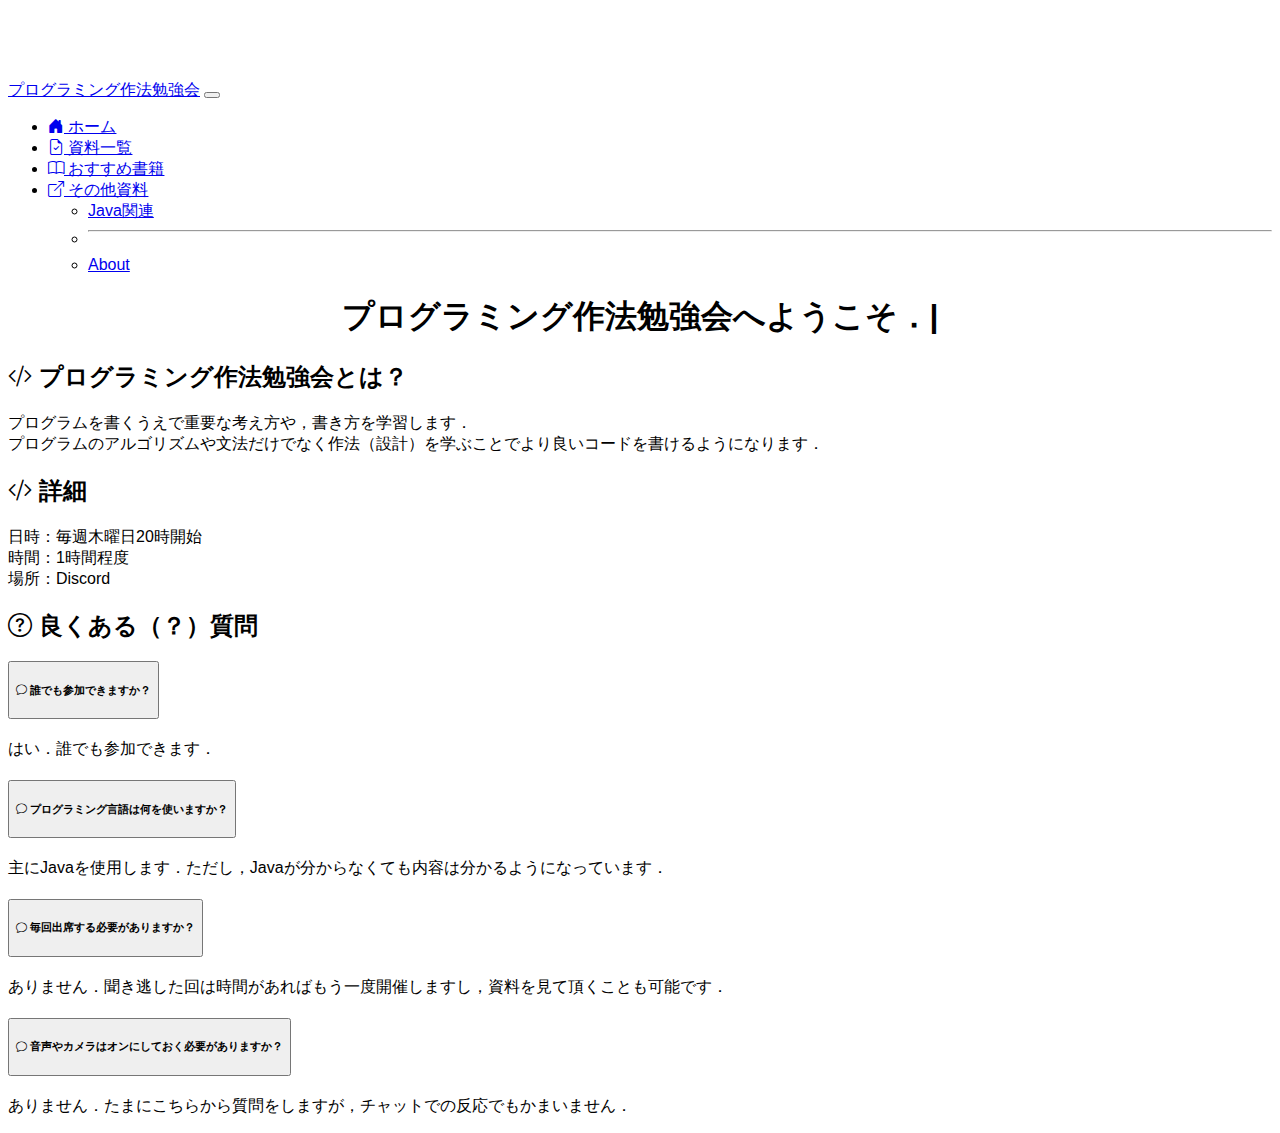
<file: index.html>
<!DOCTYPE html>
<html lang="ja">

<head>
  <!--Shift + Alt + F でコード整形できるよ．-->
  <meta charset="UTF-8">
  <meta name="viewport" content="width=device-width, initial-scale=1, shrink-to-fit=no">
  <title>プログラミング作法勉強会</title>

  <!--検索で引っかからないようにする-->
  <meta name="robots" content="noindex,nofollow,noarchive">



  <!--jquery関連-->
  <script src="https://ajax.googleapis.com/ajax/libs/jquery/3.6.4/jquery.min.js"></script>

  <!--popper関連-->
  <link href="https://unpkg.com/@popperjs/core@2">

  <!--bootstrap関連-->
  <link href="https://cdn.jsdelivr.net/npm/bootstrap@5.0.2/dist/css/bootstrap.min.css" rel="stylesheet"
    integrity="sha384-EVSTQN3/azprG1Anm3QDgpJLIm9Nao0Yz1ztcQTwFspd3yD65VohhpuuCOmLASjC" crossorigin="anonymous">
  <script src="https://cdn.jsdelivr.net/npm/bootstrap@5.0.2/dist/js/bootstrap.bundle.min.js"
    integrity="sha384-MrcW6ZMFYlzcLA8Nl+NtUVF0sA7MsXsP1UyJoMp4YLEuNSfAP+JcXn/tWtIaxVXM"
    crossorigin="anonymous"></script>
  <link rel="stylesheet" href="https://cdn.jsdelivr.net/npm/bootstrap-icons@1.8.0/font/bootstrap-icons.css">

  

  <!--メニューバーの読込-->
  <script>
    $(function () {
      $("#header").load("header.html");
    })
  </script>
</head>

<body>
  <!--メニューバーの読込-->
  <div id="header"></div>

  <h1 class="TextTyping m-4 mb-5">プログラミング作法勉強会へようこそ．</h1>


  <div class="container-fluid mt-3">

    <div class="card border-success bg-transparent my-4">
      <div class="card-header">
        <h2 class="m-1"><i class="bi bi-code-slash"></i> プログラミング作法勉強会とは？</h2>
      </div>
      <div class="card-body">

        <p class="mx-5 lead">
          プログラムを書くうえで重要な考え方や，書き方を学習します．<br>
          プログラムのアルゴリズムや文法だけでなく作法（設計）を学ぶことでより良いコードを書けるようになります．
        </p>
      </div>
    </div>


    <div class="card border-success bg-transparent my-4">
      <div class="card-header">
        <h2 class="m-1"><i class="bi bi-code-slash"></i> 詳細</h2>
      </div>
      <div class="card-body">

        <p class="mx-5 lead">
          日時：毎週木曜日20時開始<br>
          時間：1時間程度<br>
          場所：Discord

        </p>
      </div>
    </div>

    <div class="card border-success bg-transparent my-4"><!--良くある質問-->
      <div class="card-header">
        <h2 class="m-1"><i class="bi bi-question-circle"></i> 良くある（？）質問</h2>
      </div>

      <div class="accordion m-5" id="accordionExample">

        <div class="accordion-item border-success bg-transparent">
          <h2 class="accordion-header bg-transparent">
            <button type="button" class="accordion-button collapsed bg-transparent" data-bs-toggle="collapse"
              data-bs-target="#collapse1" aria-expanded="false" aria-controls="collapse1">
              <h5 class="text-dark">
                <i class="bi bi-chat"></i> 誰でも参加できますか？
              </h5>
            </button>
          </h2>
          <div id="collapse1" class="accordion-collapse collapse" data-bs-parent="#accordionExample">
            <div class="accordion-body">
              <p class="lead">はい．誰でも参加できます．</p>
            </div>
          </div>
        </div>

        <div class="accordion-item border-success bg-transparent">
          <h2 class="accordion-header bg-transparent">
            <button type="button" class="accordion-button collapsed bg-transparent" data-bs-toggle="collapse"
              data-bs-target="#collapse2" aria-expanded="false" aria-controls="collapse2">
              <h5 class="text-dark">
                <i class="bi bi-chat"></i> プログラミング言語は何を使いますか？
              </h5>
            </button>
          </h2>
          <div id="collapse2" class="accordion-collapse collapse" data-bs-parent="#accordionExample">
            <div class="accordion-body">
              <p class="lead">主にJavaを使用します．ただし，Javaが分からなくても内容は分かるようになっています．</p>
            </div>
          </div>
        </div>

        <div class="accordion-item border-success bg-transparent">
          <h2 class="accordion-header bg-transparent">
            <button type="button" class="accordion-button collapsed bg-transparent" data-bs-toggle="collapse"
              data-bs-target="#collapse3" aria-expanded="false" aria-controls="collapse3">
              <h5 class="text-dark">
                <i class="bi bi-chat"></i> 毎回出席する必要がありますか？
              </h5>
            </button>
          </h2>
          <div id="collapse3" class="accordion-collapse collapse" data-bs-parent="#accordionExample">
            <div class="accordion-body">
              <p class="lead">ありません．聞き逃した回は時間があればもう一度開催しますし，資料を見て頂くことも可能です．</p>
            </div>
          </div>
        </div>

        <div class="accordion-item border-success bg-transparent">
          <h2 class="accordion-header bg-transparent">
            <button type="button" class="accordion-button collapsed bg-transparent" data-bs-toggle="collapse"
              data-bs-target="#collapse4" aria-expanded="false" aria-controls="collapse4">
              <h5 class="text-dark">
                <i class="bi bi-chat"></i> 音声やカメラはオンにしておく必要がありますか？
              </h5>
            </button>
          </h2>
          <div id="collapse4" class="accordion-collapse collapse" data-bs-parent="#accordionExample">
            <div class="accordion-body">
              <p class="lead">ありません．たまにこちらから質問をしますが，チャットでの反応でもかまいません．</p>
            </div>
          </div>
        </div>

      </div>

    </div> <!--質問はここまで-->


  </div>

</body>



</html>
</file>
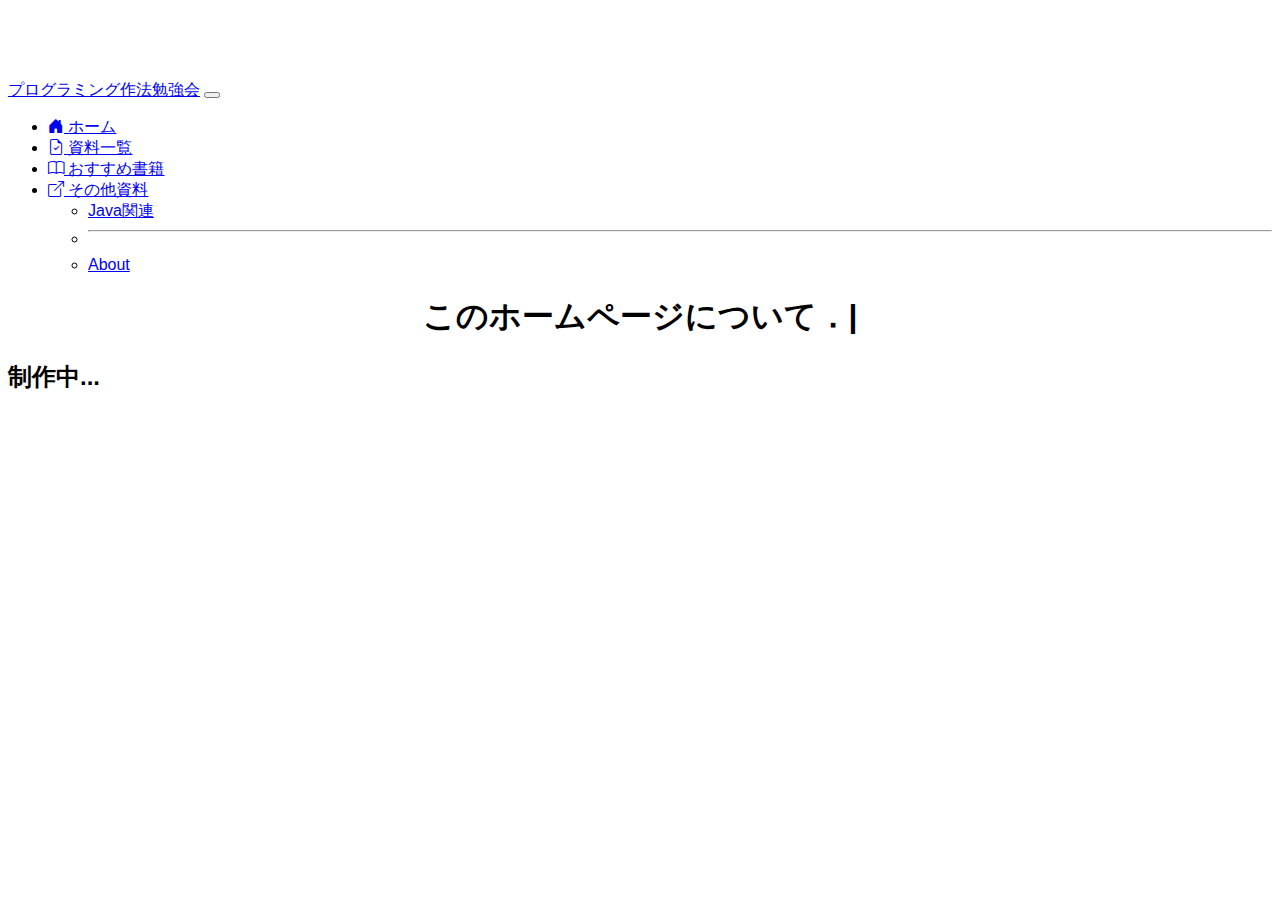
<file: home.html>
<!DOCTYPE html>
<html lang="ja">

<head>
  <!--Shift + Alt + F でコード整形できるよ．-->
  <meta charset="UTF-8">
  <meta name="viewport" content="width=device-width, initial-scale=1, shrink-to-fit=no">
  <title>プログラミング作法勉強会</title>

  <!--検索で引っかからないようにする-->
  <meta name="robots" content="noindex,nofollow,noarchive">



  <!--jquery関連-->
  <script src="https://ajax.googleapis.com/ajax/libs/jquery/3.6.4/jquery.min.js"></script>

  <!--popper関連-->
  <link href="https://unpkg.com/@popperjs/core@2">

  <!--bootstrap関連-->
  <link href="https://cdn.jsdelivr.net/npm/bootstrap@5.0.2/dist/css/bootstrap.min.css" rel="stylesheet"
    integrity="sha384-EVSTQN3/azprG1Anm3QDgpJLIm9Nao0Yz1ztcQTwFspd3yD65VohhpuuCOmLASjC" crossorigin="anonymous">
  <script src="https://cdn.jsdelivr.net/npm/bootstrap@5.0.2/dist/js/bootstrap.bundle.min.js"
    integrity="sha384-MrcW6ZMFYlzcLA8Nl+NtUVF0sA7MsXsP1UyJoMp4YLEuNSfAP+JcXn/tWtIaxVXM"
    crossorigin="anonymous"></script>
  <link rel="stylesheet" href="https://cdn.jsdelivr.net/npm/bootstrap-icons@1.8.0/font/bootstrap-icons.css">

  <!--メニューバーの読込-->
  <script>
    $(function () {
      $("#header").load("header.html");
    })
  </script>
</head>

<body>
  
  <!--メニューバーの読込-->
  <div id="header"></div>

  <h1 class="TextTyping m-4 mb-5">このホームページについて．</h1>
  <h2>制作中...</h2>
  <script src="https://sdk.form.run/js/v2/embed.js"></script>
  <div class="formrun-embed" data-formrun-form="@kunitayuto-1683606552" data-formrun-redirect="true">
  </div>
  <div class="container">

  </div>


</body>



</html>
</file>
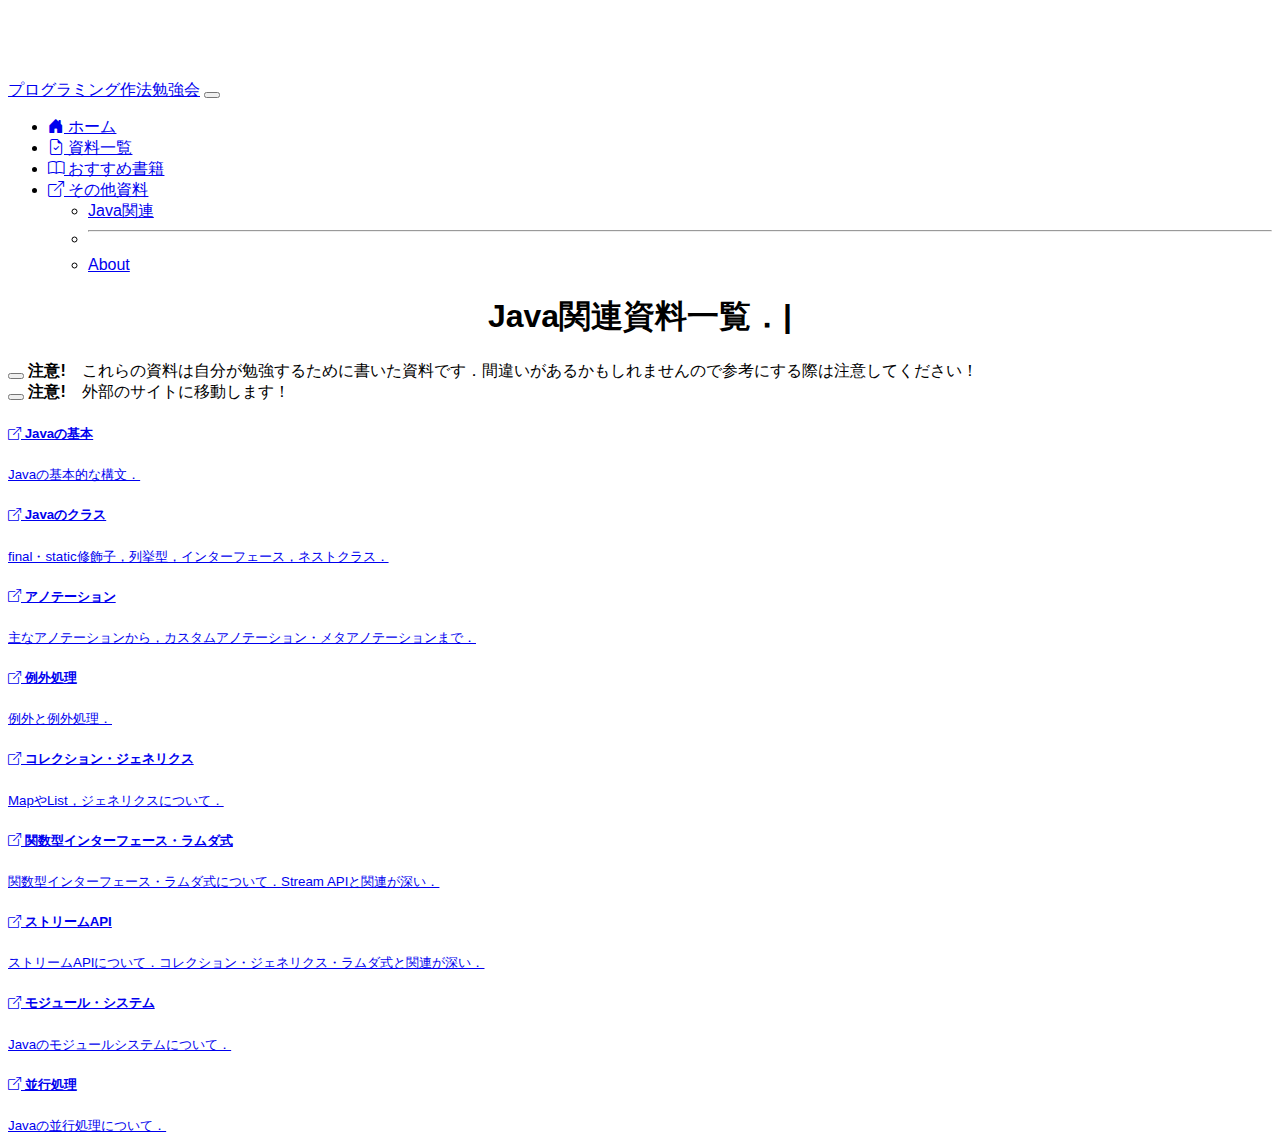
<file: java.html>
<!DOCTYPE html>
<html lang="ja">

<head>
    <!--Shift + Alt + F でコード整形できるよ．-->
    <meta charset="UTF-8">
    <meta name="viewport" content="width=device-width, initial-scale=1, shrink-to-fit=no">
    <title>Java資料一覧</title>

    <!--検索で引っかからないようにする-->
    <meta name="robots" content="noindex,nofollow,noarchive">



    <!--jquery関連-->
    <script src="https://ajax.googleapis.com/ajax/libs/jquery/3.6.4/jquery.min.js"></script>

    <!--popper関連-->
    <link href="https://unpkg.com/@popperjs/core@2">

    <!--bootstrap関連-->
    <link href="https://cdn.jsdelivr.net/npm/bootstrap@5.0.2/dist/css/bootstrap.min.css" rel="stylesheet"
        integrity="sha384-EVSTQN3/azprG1Anm3QDgpJLIm9Nao0Yz1ztcQTwFspd3yD65VohhpuuCOmLASjC" crossorigin="anonymous">
    <script src="https://cdn.jsdelivr.net/npm/bootstrap@5.0.2/dist/js/bootstrap.bundle.min.js"
        integrity="sha384-MrcW6ZMFYlzcLA8Nl+NtUVF0sA7MsXsP1UyJoMp4YLEuNSfAP+JcXn/tWtIaxVXM"
        crossorigin="anonymous"></script>
    <link rel="stylesheet" href="https://cdn.jsdelivr.net/npm/bootstrap-icons@1.8.0/font/bootstrap-icons.css">



    <script>
        $(function () {
            $("#header").load("header.html");
        })
    </script>


</head>

<body>
    <div id="header"></div>

    <h1 class="TextTyping m-4 text-dark">Java関連資料一覧．</h1>

    <div class="container-fluid mt-3">
        <div class="alert alert-danger alert-dismissible fade show" role="alert">
            <button type="button" class="btn-close m-1" data-bs-dismiss="alert" aria-label="閉じる"></button>
            <strong>注意!</strong>　これらの資料は自分が勉強するために書いた資料です．間違いがあるかもしれませんので参考にする際は注意してください！
        </div>
        <div class="alert alert-warning alert-dismissible fade show" role="alert">
            <button type="button" class="btn-close m-1" data-bs-dismiss="alert" aria-label="閉じる"></button>
            <strong>注意!</strong>　外部のサイトに移動します！
        </div>

        <div class="list-group mb-5">
            <a href="java/java_silver.html" target="_blank" rel="noopener noreferrer" class="list-group-item list-group-item-action bg-transparent border-success">
                <div class="d-flex w-100 justify-content-between">

                    <h5 class="mb-1 text-dark">
                        <i class="bi bi-box-arrow-up-right"></i> Javaの基本
                    </h5>
                </div>
                <small class="text-dark">Javaの基本的な構文．</small>
            </a>

            <a href="java/java_class.html" target="_blank" rel="noopener noreferrer" class="list-group-item list-group-item-action bg-transparent border-success">
                <div class="d-flex w-100 justify-content-between">

                    <h5 class="mb-1 text-dark">
                        <i class="bi bi-box-arrow-up-right"></i> Javaのクラス
                    </h5>
                </div>
                <small class="text-dark">final・static修飾子，列挙型，インターフェース，ネストクラス．</small>
            </a>

            <a href="java/java_annotation.html" target="_blank" rel="noopener noreferrer"
                class="list-group-item list-group-item-action bg-transparent border-success">
                <div class="d-flex w-100 justify-content-between">

                    <h5 class="mb-1 text-dark">
                        <i class="bi bi-box-arrow-up-right"></i> アノテーション
                    </h5>
                </div>
                <small class="text-dark">主なアノテーションから，カスタムアノテーション・メタアノテーションまで．</small>
            </a>

            <a href="java/java_exception.html" target="_blank" rel="noopener noreferrer"
                class="list-group-item list-group-item-action bg-transparent border-success">
                <div class="d-flex w-100 justify-content-between">

                    <h5 class="mb-1 text-dark">
                        <i class="bi bi-box-arrow-up-right"></i> 例外処理
                    </h5>
                </div>
                <small class="text-dark">例外と例外処理．</small>
            </a>

            <a href="java/Java_collection.html" target="_blank" rel="noopener noreferrer"
                class="list-group-item list-group-item-action bg-transparent border-success">
                <div class="d-flex w-100 justify-content-between">

                    <h5 class="mb-1 text-dark">
                        <i class="bi bi-box-arrow-up-right"></i> コレクション・ジェネリクス
                    </h5>
                </div>
                <small class="text-dark">MapやList，ジェネリクスについて．</small>
            </a>

            <a href="java/java_interface.html" target="_blank" rel="noopener noreferrer"
                class="list-group-item list-group-item-action bg-transparent border-success">
                <div class="d-flex w-100 justify-content-between">

                    <h5 class="mb-1 text-dark">
                        <i class="bi bi-box-arrow-up-right"></i> 関数型インターフェース・ラムダ式
                    </h5>
                </div>
                <small class="text-dark">関数型インターフェース・ラムダ式について．Stream APIと関連が深い．</small>
            </a>

            <a href="java/java_stream.html" target="_blank" rel="noopener noreferrer"
             class="list-group-item list-group-item-action bg-transparent border-success">
                <div class="d-flex w-100 justify-content-between">

                    <h5 class="mb-1 text-dark">
                        <i class="bi bi-box-arrow-up-right"></i> ストリームAPI
                    </h5>
                </div>
                <small class="text-dark">ストリームAPIについて．コレクション・ジェネリクス・ラムダ式と関連が深い．</small>
            </a>

            <a href="java/java_module.html" target="_blank" rel="noopener noreferrer"
            class="list-group-item list-group-item-action bg-transparent border-success">
                <div class="d-flex w-100 justify-content-between">

                    <h5 class="mb-1 text-dark">
                        <i class="bi bi-box-arrow-up-right"></i> モジュール・システム
                    </h5>
                </div>
                <small class="text-dark">Javaのモジュールシステムについて．</small>
            </a>

            <a href="java/java_parallel.html" target="_blank" rel="noopener noreferrer"
                class="list-group-item list-group-item-action bg-transparent border-success">
                <div class="d-flex w-100 justify-content-between">

                    <h5 class="mb-1 text-dark">
                        <i class="bi bi-box-arrow-up-right"></i> 並行処理
                    </h5>
                </div>
                <small class="text-dark">Javaの並行処理について．</small>
            </a>
        </div>
    </div>
</body>

</html>
</file>
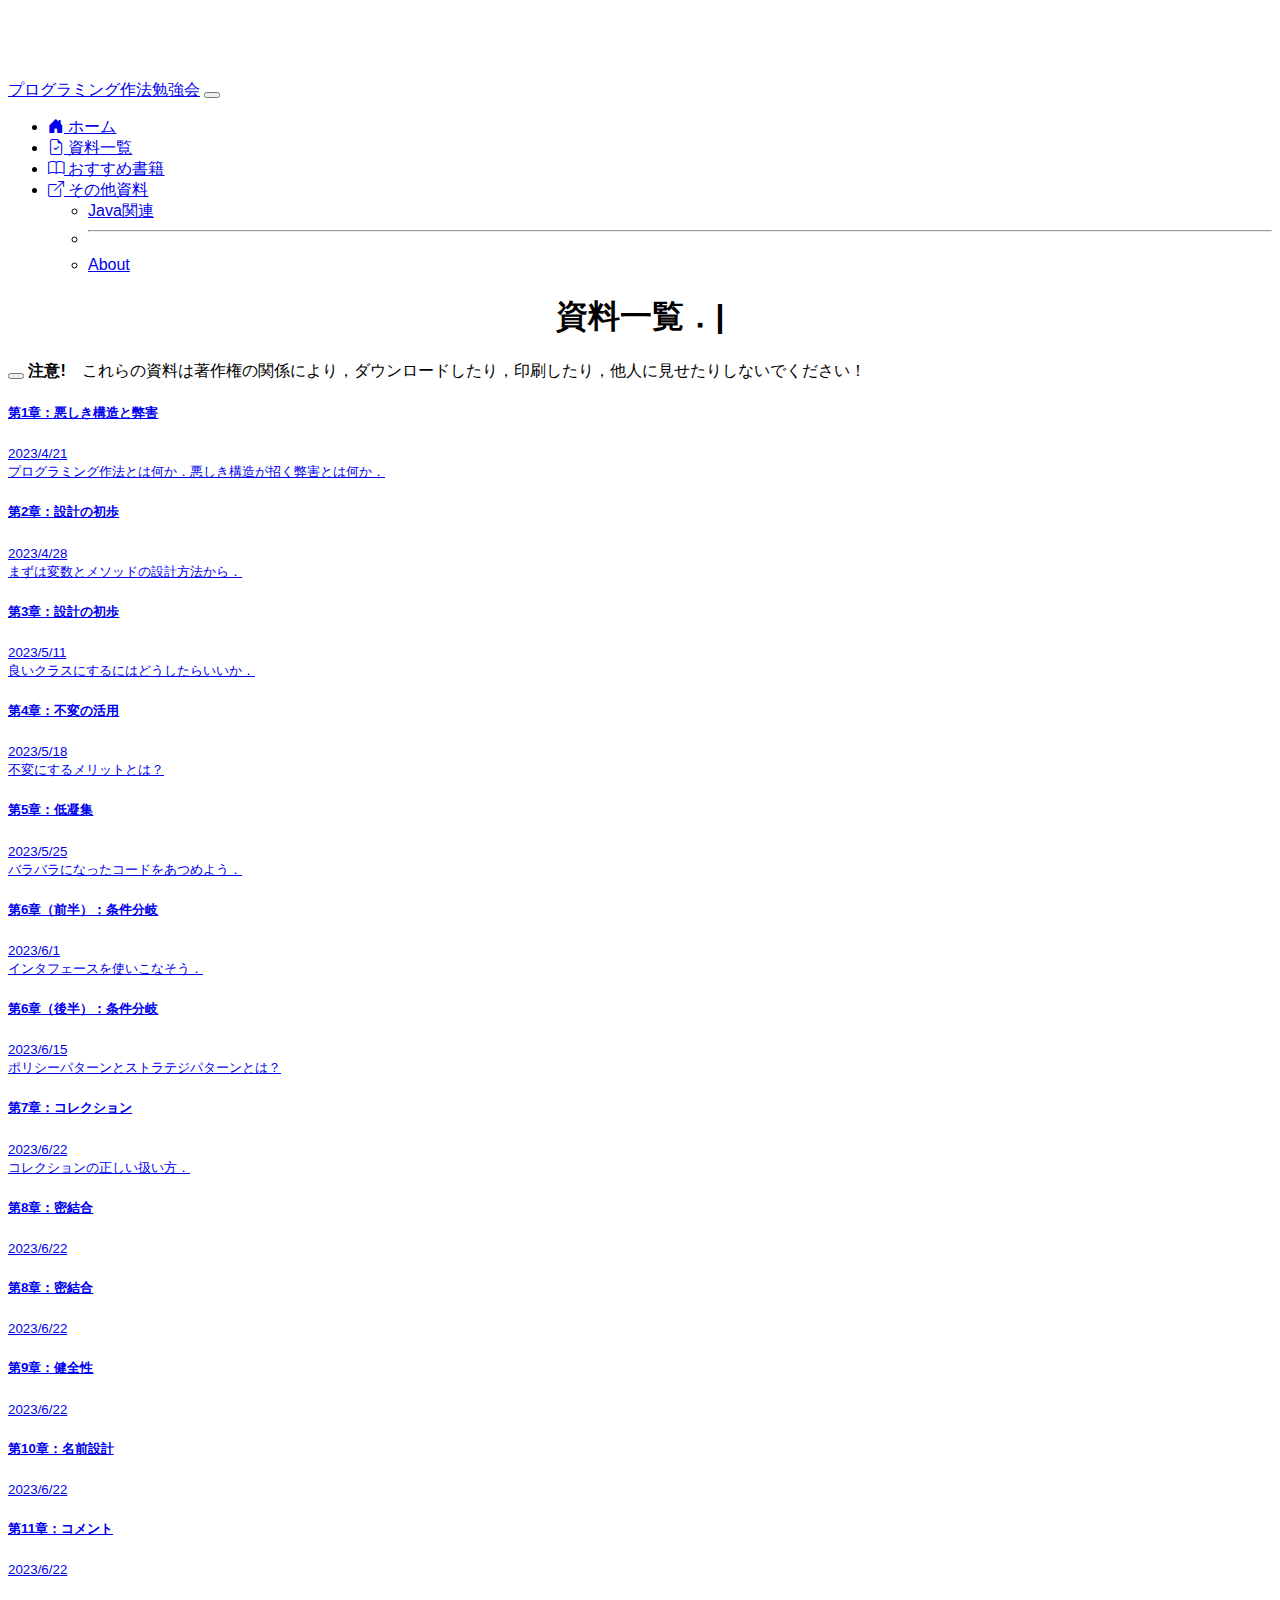
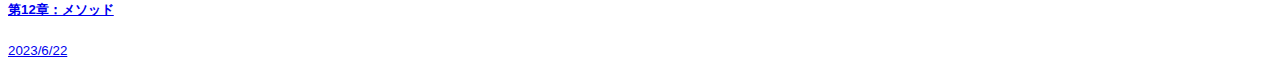
<file: lecture_manial.html>
<!DOCTYPE html>
<html lang="ja">

<head>
  <!--Shift + Alt + F でコード整形できるよ．-->
  <meta charset="UTF-8">
  <meta name="viewport" content="width=device-width, initial-scale=1, shrink-to-fit=no">
  <title>資料一覧</title>

  <!--検索で引っかからないようにする-->
  <meta name="robots" content="noindex,nofollow,noarchive">


  <!--jquery関連-->
  <script src="https://ajax.googleapis.com/ajax/libs/jquery/3.6.4/jquery.min.js"></script>

  <!--popper関連-->
  <link href="https://unpkg.com/@popperjs/core@2">

  <!--bootstrap関連-->
  <link href="https://cdn.jsdelivr.net/npm/bootstrap@5.0.2/dist/css/bootstrap.min.css" rel="stylesheet"
    integrity="sha384-EVSTQN3/azprG1Anm3QDgpJLIm9Nao0Yz1ztcQTwFspd3yD65VohhpuuCOmLASjC" crossorigin="anonymous">
  <script src="https://cdn.jsdelivr.net/npm/bootstrap@5.0.2/dist/js/bootstrap.bundle.min.js"
    integrity="sha384-MrcW6ZMFYlzcLA8Nl+NtUVF0sA7MsXsP1UyJoMp4YLEuNSfAP+JcXn/tWtIaxVXM"
    crossorigin="anonymous"></script>
  <link rel="stylesheet" href="https://cdn.jsdelivr.net/npm/bootstrap-icons@1.8.0/font/bootstrap-icons.css">


  <script>
    $(function () {
      $("#header").load("header.html");
    })
  </script>


</head>

<body>
  <div id="header"></div>

  <h1 class="TextTyping m-4 text-dark">資料一覧．</h1>

  <div class="container-fluid mt-3">
    <div class="alert alert-danger alert-dismissible fade show" role="alert">
      <button type="button" class="btn-close m-1" data-bs-dismiss="alert" aria-label="閉じる"></button>
      <strong>注意!</strong>　これらの資料は著作権の関係により，ダウンロードしたり，印刷したり，他人に見せたりしないでください！
    </div>

    <div class="list-group">
      <a href="pdf/第1章.pdf" class="list-group-item list-group-item-action bg-transparent border-success">
        <div class="d-flex w-100 justify-content-between">
          <h5 class="mb-1 text-dark">第1章：悪しき構造と弊害</h5>
          <small class="text-dark">2023/4/21</small>
        </div>
        <small class="text-dark">プログラミング作法とは何か．悪しき構造が招く弊害とは何か．</small>
      </a>

      <a href="pdf/第2章.pdf" class="list-group-item list-group-item-action bg-transparent border-success">
        <div class="d-flex w-100 justify-content-between">
          <h5 class="mb-1 text-dark">第2章：設計の初歩</h5>
          <small class="text-dark">2023/4/28</small>
        </div>
        <small class="text-dark">まずは変数とメソッドの設計方法から．</small>
      </a>

      <a href="pdf/第3章.pdf" class="list-group-item list-group-item-action bg-transparent border-success">
        <div class="d-flex w-100 justify-content-between">
          <h5 class="mb-1 text-dark">第3章：設計の初歩</h5>
          <small class="text-dark">2023/5/11</small>
        </div>
        <small class="text-dark">良いクラスにするにはどうしたらいいか．</small>
      </a>


      <a href="pdf/第4章.pdf" class="list-group-item list-group-item-action bg-transparent border-success">
        <div class="d-flex w-100 justify-content-between">
          <h5 class="mb-1 text-dark">第4章：不変の活用</h5>
          <small class="text-dark">2023/5/18</small>
        </div>
        <small class="text-dark">不変にするメリットとは？</small>
      </a>

      <a href="pdf/第5章.pdf" class="list-group-item list-group-item-action bg-transparent border-success">
        <div class="d-flex w-100 justify-content-between">
          <h5 class="mb-1 text-dark">第5章：低凝集</h5>
          <small class="text-dark">2023/5/25</small>
        </div>
        <small class="text-dark">バラバラになったコードをあつめよう．</small>
      </a>

      <a href="pdf/第6章(前半).pdf" class="list-group-item list-group-item-action bg-transparent border-success">
        <div class="d-flex w-100 justify-content-between">
          <h5 class="mb-1 text-dark">第6章（前半）：条件分岐</h5>
          <small class="text-dark">2023/6/1</small>
        </div>
        <small class="text-dark">インタフェースを使いこなそう．</small>
      </a>

      <a href="pdf/第6章(後半).pdf" class="list-group-item list-group-item-action bg-transparent border-success">
        <div class="d-flex w-100 justify-content-between">
          <h5 class="mb-1 text-dark">第6章（後半）：条件分岐</h5>
          <small class="text-dark">2023/6/15</small>
        </div>
        <small class="text-dark">ポリシーパターンとストラテジパターンとは？</small>
      </a>
      
      <a href="pdf/第7章.pdf" class="list-group-item list-group-item-action bg-transparent border-success">
        <div class="d-flex w-100 justify-content-between">
          <h5 class="mb-1 text-dark">第7章：コレクション</h5>
          <small class="text-dark">2023/6/22</small>
        </div>
        <small class="text-dark">コレクションの正しい扱い方．</small>
      </a>

      <a href="pdf/第8.1章(前半).pdf" class="list-group-item list-group-item-action bg-transparent border-success">
        <div class="d-flex w-100 justify-content-between">
          <h5 class="mb-1 text-dark">第8章：密結合</h5>
          <small class="text-dark">2023/6/22</small>
        </div>
        <small class="text-dark"></small>
      </a>

      
      <a href="pdf/第8.1章(後半).pdf" class="list-group-item list-group-item-action bg-transparent border-success">
        <div class="d-flex w-100 justify-content-between">
          <h5 class="mb-1 text-dark">第8章：密結合</h5>
          <small class="text-dark">2023/6/22</small>
        </div>
        <small class="text-dark"></small>
      </a>

      
      <a href="pdf/第9章.pdf" class="list-group-item list-group-item-action bg-transparent border-success">
        <div class="d-flex w-100 justify-content-between">
          <h5 class="mb-1 text-dark">第9章：健全性</h5>
          <small class="text-dark">2023/6/22</small>
        </div>
        <small class="text-dark"></small>
      </a>

      
      <a href="pdf/第10章.pdf" class="list-group-item list-group-item-action bg-transparent border-success">
        <div class="d-flex w-100 justify-content-between">
          <h5 class="mb-1 text-dark">第10章：名前設計</h5>
          <small class="text-dark">2023/6/22</small>
        </div>
        <small class="text-dark"></small>
      </a>

      
      <a href="pdf/第11章.pdf" class="list-group-item list-group-item-action bg-transparent border-success">
        <div class="d-flex w-100 justify-content-between">
          <h5 class="mb-1 text-dark">第11章：コメント</h5>
          <small class="text-dark">2023/6/22</small>
        </div>
        <small class="text-dark"></small>
      </a>

      
      <a href="pdf/第12章.pdf" class="list-group-item list-group-item-action bg-transparent border-success">
        <div class="d-flex w-100 justify-content-between">
          <h5 class="mb-1 text-dark">第12章：メソッド</h5>
          <small class="text-dark">2023/6/22</small>
        </div>
        <small class="text-dark"></small>
      </a>
    </div>
  </div>
</body>

</html>
</file>
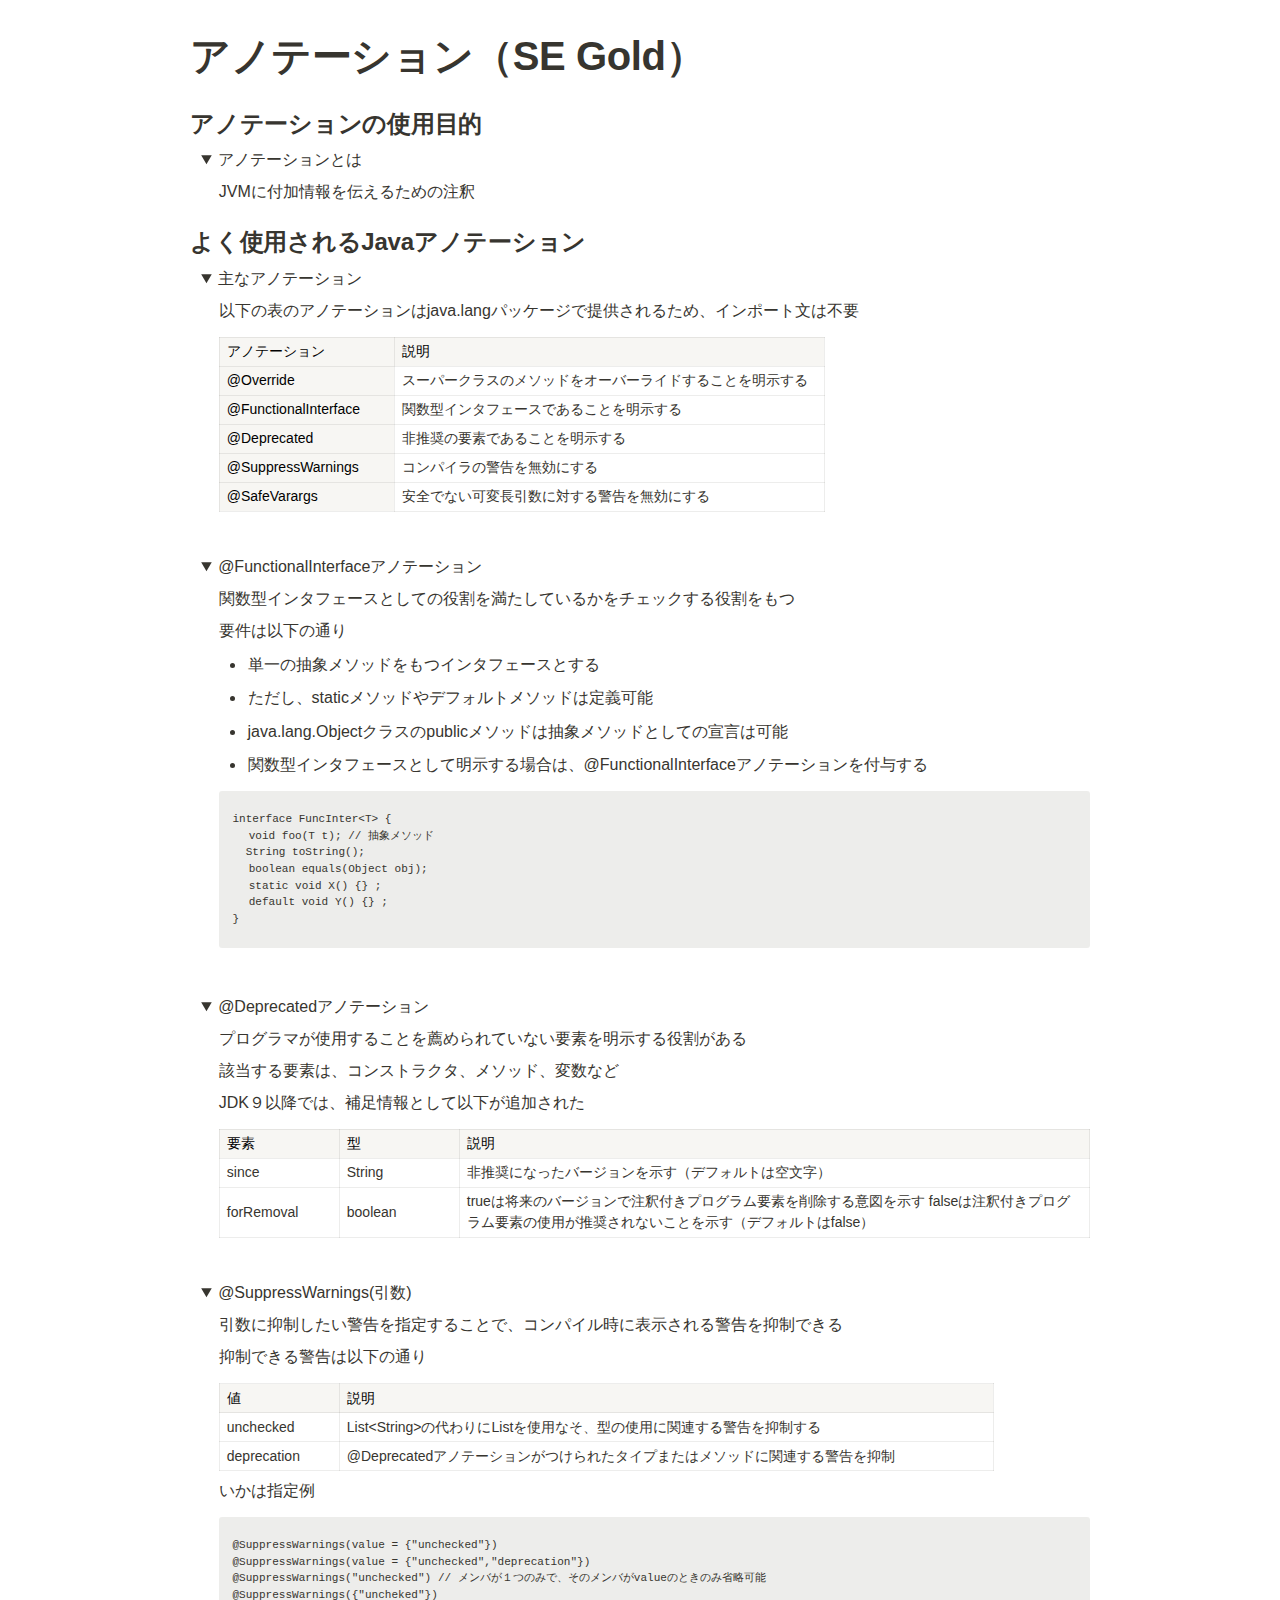
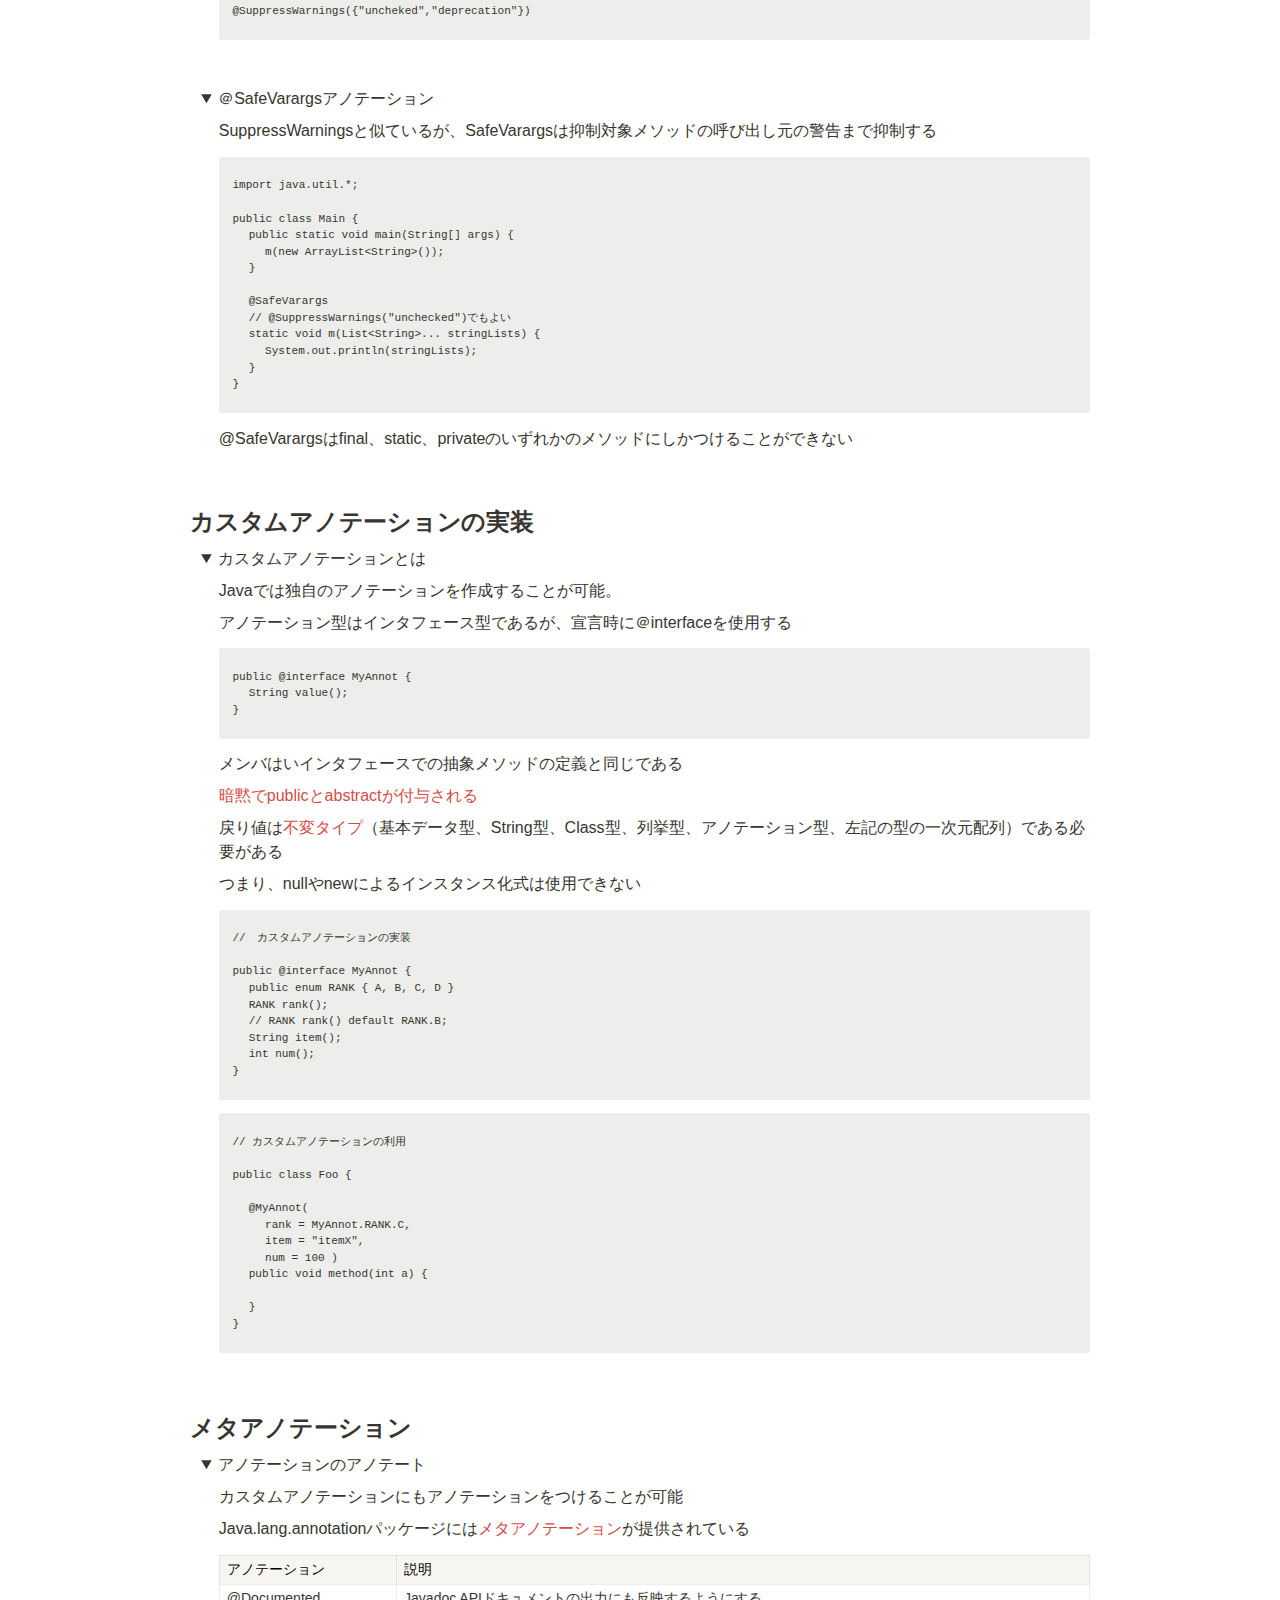
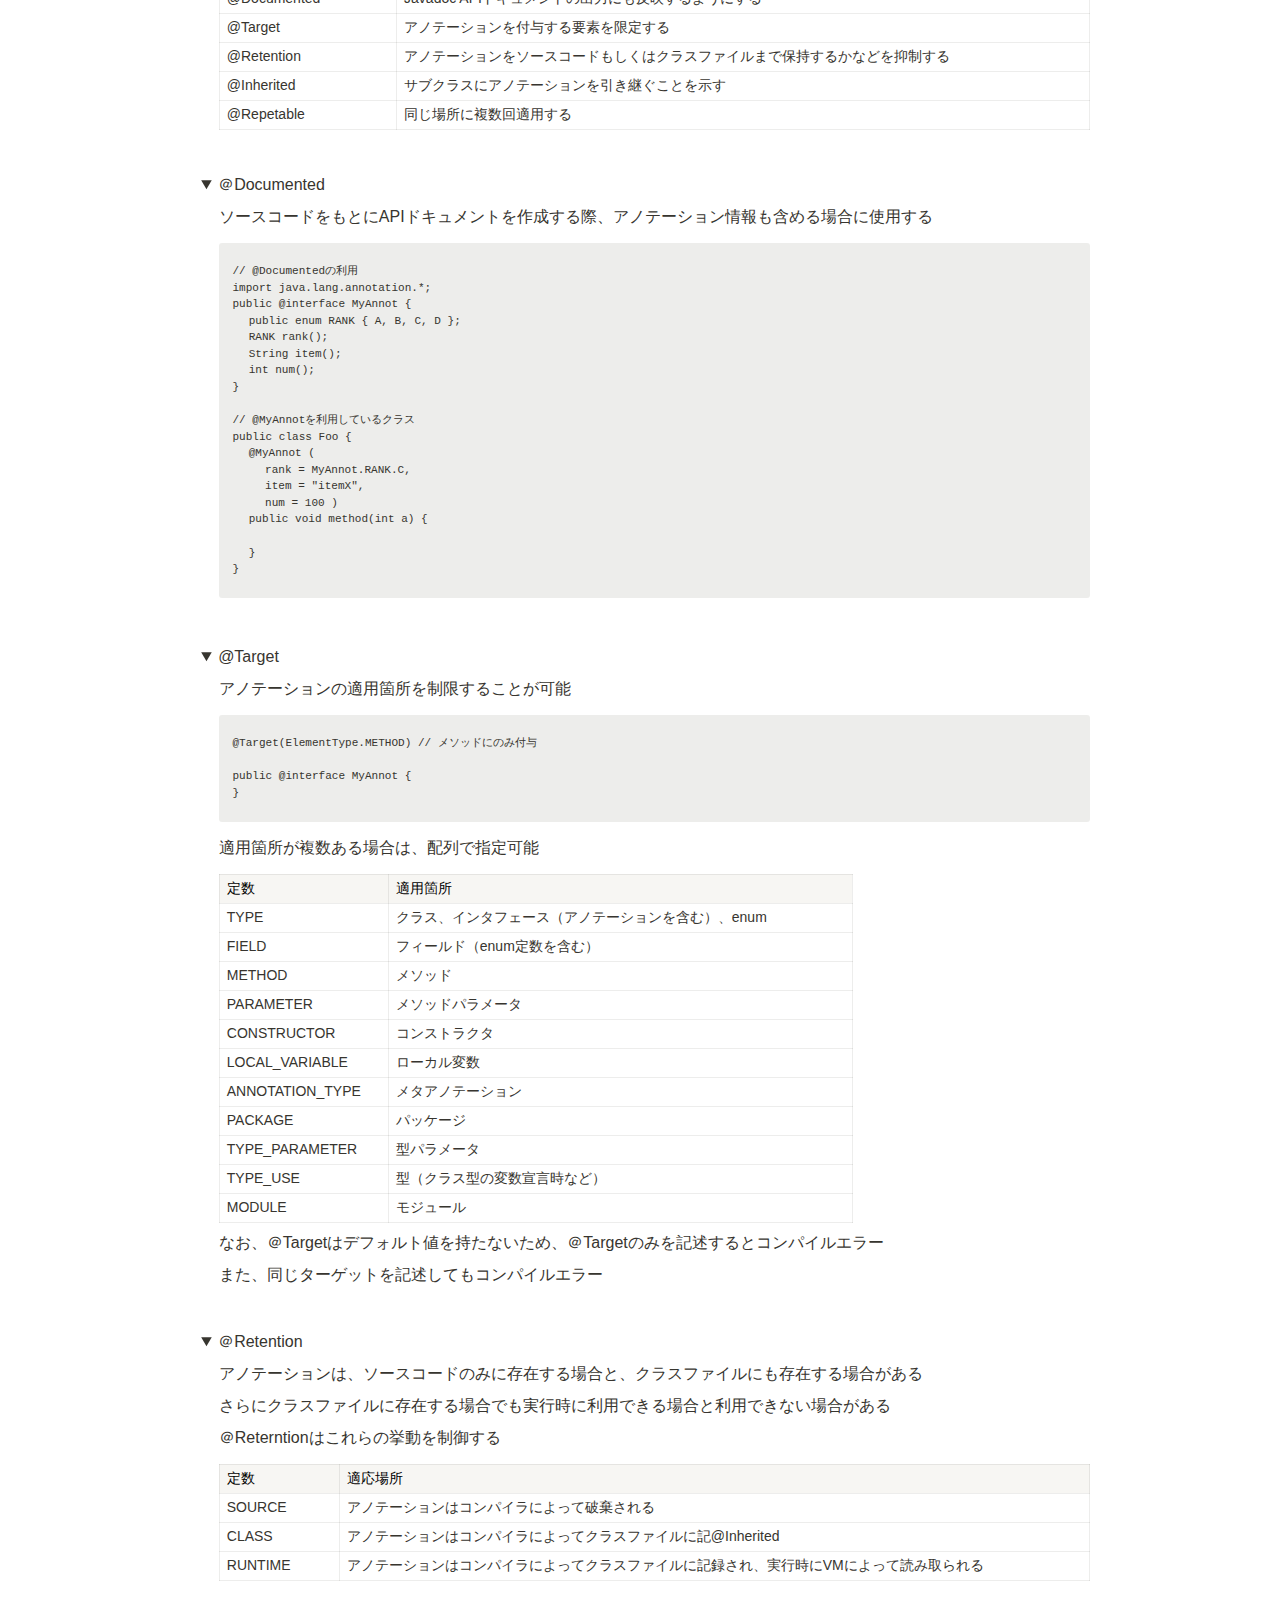
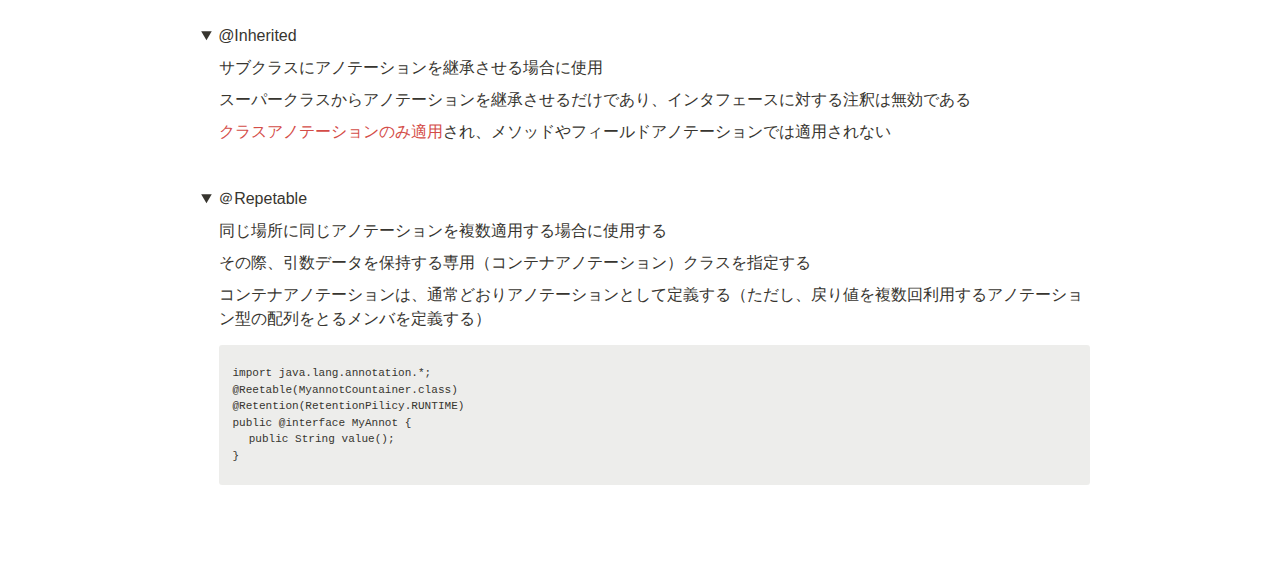
<file: java/java_annotation.html>
<html><head><meta http-equiv="Content-Type" content="text/html; charset=utf-8"/><title>アノテーション（SE Gold）</title><style>
/* cspell:disable-file */
/* webkit printing magic: print all background colors */
html {
	-webkit-print-color-adjust: exact;
}
* {
	box-sizing: border-box;
	-webkit-print-color-adjust: exact;
}

html,
body {
	margin: 0;
	padding: 0;
}
@media only screen {
	body {
		margin: 2em auto;
		max-width: 900px;
		color: rgb(55, 53, 47);
	}
}

body {
	line-height: 1.5;
	white-space: pre-wrap;
}

a,
a.visited {
	color: inherit;
	text-decoration: underline;
}

.pdf-relative-link-path {
	font-size: 80%;
	color: #444;
}

h1,
h2,
h3 {
	letter-spacing: -0.01em;
	line-height: 1.2;
	font-weight: 600;
	margin-bottom: 0;
}

.page-title {
	font-size: 2.5rem;
	font-weight: 700;
	margin-top: 0;
	margin-bottom: 0.75em;
}

h1 {
	font-size: 1.875rem;
	margin-top: 1.875rem;
}

h2 {
	font-size: 1.5rem;
	margin-top: 1.5rem;
}

h3 {
	font-size: 1.25rem;
	margin-top: 1.25rem;
}

.source {
	border: 1px solid #ddd;
	border-radius: 3px;
	padding: 1.5em;
	word-break: break-all;
}

.callout {
	border-radius: 3px;
	padding: 1rem;
}

figure {
	margin: 1.25em 0;
	page-break-inside: avoid;
}

figcaption {
	opacity: 0.5;
	font-size: 85%;
	margin-top: 0.5em;
}

mark {
	background-color: transparent;
}

.indented {
	padding-left: 1.5em;
}

hr {
	background: transparent;
	display: block;
	width: 100%;
	height: 1px;
	visibility: visible;
	border: none;
	border-bottom: 1px solid rgba(55, 53, 47, 0.09);
}

img {
	max-width: 100%;
}

@media only print {
	img {
		max-height: 100vh;
		object-fit: contain;
	}
}

@page {
	margin: 1in;
}

.collection-content {
	font-size: 0.875rem;
}

.column-list {
	display: flex;
	justify-content: space-between;
}

.column {
	padding: 0 1em;
}

.column:first-child {
	padding-left: 0;
}

.column:last-child {
	padding-right: 0;
}

.table_of_contents-item {
	display: block;
	font-size: 0.875rem;
	line-height: 1.3;
	padding: 0.125rem;
}

.table_of_contents-indent-1 {
	margin-left: 1.5rem;
}

.table_of_contents-indent-2 {
	margin-left: 3rem;
}

.table_of_contents-indent-3 {
	margin-left: 4.5rem;
}

.table_of_contents-link {
	text-decoration: none;
	opacity: 0.7;
	border-bottom: 1px solid rgba(55, 53, 47, 0.18);
}

table,
th,
td {
	border: 1px solid rgba(55, 53, 47, 0.09);
	border-collapse: collapse;
}

table {
	border-left: none;
	border-right: none;
}

th,
td {
	font-weight: normal;
	padding: 0.25em 0.5em;
	line-height: 1.5;
	min-height: 1.5em;
	text-align: left;
}

th {
	color: rgba(55, 53, 47, 0.6);
}

ol,
ul {
	margin: 0;
	margin-block-start: 0.6em;
	margin-block-end: 0.6em;
}

li > ol:first-child,
li > ul:first-child {
	margin-block-start: 0.6em;
}

ul > li {
	list-style: disc;
}

ul.to-do-list {
	padding-inline-start: 0;
}

ul.to-do-list > li {
	list-style: none;
}

.to-do-children-checked {
	text-decoration: line-through;
	opacity: 0.375;
}

ul.toggle > li {
	list-style: none;
}

ul {
	padding-inline-start: 1.7em;
}

ul > li {
	padding-left: 0.1em;
}

ol {
	padding-inline-start: 1.6em;
}

ol > li {
	padding-left: 0.2em;
}

.mono ol {
	padding-inline-start: 2em;
}

.mono ol > li {
	text-indent: -0.4em;
}

.toggle {
	padding-inline-start: 0em;
	list-style-type: none;
}

/* Indent toggle children */
.toggle > li > details {
	padding-left: 1.7em;
}

.toggle > li > details > summary {
	margin-left: -1.1em;
}

.selected-value {
	display: inline-block;
	padding: 0 0.5em;
	background: rgba(206, 205, 202, 0.5);
	border-radius: 3px;
	margin-right: 0.5em;
	margin-top: 0.3em;
	margin-bottom: 0.3em;
	white-space: nowrap;
}

.collection-title {
	display: inline-block;
	margin-right: 1em;
}

.simple-table {
	margin-top: 1em;
	font-size: 0.875rem;
	empty-cells: show;
}
.simple-table td {
	height: 29px;
	min-width: 120px;
}

.simple-table th {
	height: 29px;
	min-width: 120px;
}

.simple-table-header-color {
	background: rgb(247, 246, 243);
	color: black;
}
.simple-table-header {
	font-weight: 500;
}

time {
	opacity: 0.5;
}

.icon {
	display: inline-block;
	max-width: 1.2em;
	max-height: 1.2em;
	text-decoration: none;
	vertical-align: text-bottom;
	margin-right: 0.5em;
}

img.icon {
	border-radius: 3px;
}

.user-icon {
	width: 1.5em;
	height: 1.5em;
	border-radius: 100%;
	margin-right: 0.5rem;
}

.user-icon-inner {
	font-size: 0.8em;
}

.text-icon {
	border: 1px solid #000;
	text-align: center;
}

.page-cover-image {
	display: block;
	object-fit: cover;
	width: 100%;
	max-height: 30vh;
}

.page-header-icon {
	font-size: 3rem;
	margin-bottom: 1rem;
}

.page-header-icon-with-cover {
	margin-top: -0.72em;
	margin-left: 0.07em;
}

.page-header-icon img {
	border-radius: 3px;
}

.link-to-page {
	margin: 1em 0;
	padding: 0;
	border: none;
	font-weight: 500;
}

p > .user {
	opacity: 0.5;
}

td > .user,
td > time {
	white-space: nowrap;
}

input[type="checkbox"] {
	transform: scale(1.5);
	margin-right: 0.6em;
	vertical-align: middle;
}

p {
	margin-top: 0.5em;
	margin-bottom: 0.5em;
}

.image {
	border: none;
	margin: 1.5em 0;
	padding: 0;
	border-radius: 0;
	text-align: center;
}

.code,
code {
	background: rgba(135, 131, 120, 0.15);
	border-radius: 3px;
	padding: 0.2em 0.4em;
	border-radius: 3px;
	font-size: 85%;
	tab-size: 2;
}

code {
	color: #eb5757;
}

.code {
	padding: 1.5em 1em;
}

.code-wrap {
	white-space: pre-wrap;
	word-break: break-all;
}

.code > code {
	background: none;
	padding: 0;
	font-size: 100%;
	color: inherit;
}

blockquote {
	font-size: 1.25em;
	margin: 1em 0;
	padding-left: 1em;
	border-left: 3px solid rgb(55, 53, 47);
}

.bookmark {
	text-decoration: none;
	max-height: 8em;
	padding: 0;
	display: flex;
	width: 100%;
	align-items: stretch;
}

.bookmark-title {
	font-size: 0.85em;
	overflow: hidden;
	text-overflow: ellipsis;
	height: 1.75em;
	white-space: nowrap;
}

.bookmark-text {
	display: flex;
	flex-direction: column;
}

.bookmark-info {
	flex: 4 1 180px;
	padding: 12px 14px 14px;
	display: flex;
	flex-direction: column;
	justify-content: space-between;
}

.bookmark-image {
	width: 33%;
	flex: 1 1 180px;
	display: block;
	position: relative;
	object-fit: cover;
	border-radius: 1px;
}

.bookmark-description {
	color: rgba(55, 53, 47, 0.6);
	font-size: 0.75em;
	overflow: hidden;
	max-height: 4.5em;
	word-break: break-word;
}

.bookmark-href {
	font-size: 0.75em;
	margin-top: 0.25em;
}

.sans { font-family: ui-sans-serif, -apple-system, BlinkMacSystemFont, "Segoe UI", Helvetica, "Apple Color Emoji", Arial, sans-serif, "Segoe UI Emoji", "Segoe UI Symbol"; }
.code { font-family: "SFMono-Regular", Menlo, Consolas, "PT Mono", "Liberation Mono", Courier, monospace; }
.serif { font-family: Lyon-Text, Georgia, ui-serif, serif; }
.mono { font-family: iawriter-mono, Nitti, Menlo, Courier, monospace; }
.pdf .sans { font-family: Inter, ui-sans-serif, -apple-system, BlinkMacSystemFont, "Segoe UI", Helvetica, "Apple Color Emoji", Arial, sans-serif, "Segoe UI Emoji", "Segoe UI Symbol", 'Twemoji', 'Noto Color Emoji', 'Noto Sans CJK JP'; }
.pdf:lang(zh-CN) .sans { font-family: Inter, ui-sans-serif, -apple-system, BlinkMacSystemFont, "Segoe UI", Helvetica, "Apple Color Emoji", Arial, sans-serif, "Segoe UI Emoji", "Segoe UI Symbol", 'Twemoji', 'Noto Color Emoji', 'Noto Sans CJK SC'; }
.pdf:lang(zh-TW) .sans { font-family: Inter, ui-sans-serif, -apple-system, BlinkMacSystemFont, "Segoe UI", Helvetica, "Apple Color Emoji", Arial, sans-serif, "Segoe UI Emoji", "Segoe UI Symbol", 'Twemoji', 'Noto Color Emoji', 'Noto Sans CJK TC'; }
.pdf:lang(ko-KR) .sans { font-family: Inter, ui-sans-serif, -apple-system, BlinkMacSystemFont, "Segoe UI", Helvetica, "Apple Color Emoji", Arial, sans-serif, "Segoe UI Emoji", "Segoe UI Symbol", 'Twemoji', 'Noto Color Emoji', 'Noto Sans CJK KR'; }
.pdf .code { font-family: Source Code Pro, "SFMono-Regular", Menlo, Consolas, "PT Mono", "Liberation Mono", Courier, monospace, 'Twemoji', 'Noto Color Emoji', 'Noto Sans Mono CJK JP'; }
.pdf:lang(zh-CN) .code { font-family: Source Code Pro, "SFMono-Regular", Menlo, Consolas, "PT Mono", "Liberation Mono", Courier, monospace, 'Twemoji', 'Noto Color Emoji', 'Noto Sans Mono CJK SC'; }
.pdf:lang(zh-TW) .code { font-family: Source Code Pro, "SFMono-Regular", Menlo, Consolas, "PT Mono", "Liberation Mono", Courier, monospace, 'Twemoji', 'Noto Color Emoji', 'Noto Sans Mono CJK TC'; }
.pdf:lang(ko-KR) .code { font-family: Source Code Pro, "SFMono-Regular", Menlo, Consolas, "PT Mono", "Liberation Mono", Courier, monospace, 'Twemoji', 'Noto Color Emoji', 'Noto Sans Mono CJK KR'; }
.pdf .serif { font-family: PT Serif, Lyon-Text, Georgia, ui-serif, serif, 'Twemoji', 'Noto Color Emoji', 'Noto Serif CJK JP'; }
.pdf:lang(zh-CN) .serif { font-family: PT Serif, Lyon-Text, Georgia, ui-serif, serif, 'Twemoji', 'Noto Color Emoji', 'Noto Serif CJK SC'; }
.pdf:lang(zh-TW) .serif { font-family: PT Serif, Lyon-Text, Georgia, ui-serif, serif, 'Twemoji', 'Noto Color Emoji', 'Noto Serif CJK TC'; }
.pdf:lang(ko-KR) .serif { font-family: PT Serif, Lyon-Text, Georgia, ui-serif, serif, 'Twemoji', 'Noto Color Emoji', 'Noto Serif CJK KR'; }
.pdf .mono { font-family: PT Mono, iawriter-mono, Nitti, Menlo, Courier, monospace, 'Twemoji', 'Noto Color Emoji', 'Noto Sans Mono CJK JP'; }
.pdf:lang(zh-CN) .mono { font-family: PT Mono, iawriter-mono, Nitti, Menlo, Courier, monospace, 'Twemoji', 'Noto Color Emoji', 'Noto Sans Mono CJK SC'; }
.pdf:lang(zh-TW) .mono { font-family: PT Mono, iawriter-mono, Nitti, Menlo, Courier, monospace, 'Twemoji', 'Noto Color Emoji', 'Noto Sans Mono CJK TC'; }
.pdf:lang(ko-KR) .mono { font-family: PT Mono, iawriter-mono, Nitti, Menlo, Courier, monospace, 'Twemoji', 'Noto Color Emoji', 'Noto Sans Mono CJK KR'; }
.highlight-default {
	color: rgba(55, 53, 47, 1);
}
.highlight-gray {
	color: rgba(120, 119, 116, 1);
	fill: rgba(120, 119, 116, 1);
}
.highlight-brown {
	color: rgba(159, 107, 83, 1);
	fill: rgba(159, 107, 83, 1);
}
.highlight-orange {
	color: rgba(217, 115, 13, 1);
	fill: rgba(217, 115, 13, 1);
}
.highlight-yellow {
	color: rgba(203, 145, 47, 1);
	fill: rgba(203, 145, 47, 1);
}
.highlight-teal {
	color: rgba(68, 131, 97, 1);
	fill: rgba(68, 131, 97, 1);
}
.highlight-blue {
	color: rgba(51, 126, 169, 1);
	fill: rgba(51, 126, 169, 1);
}
.highlight-purple {
	color: rgba(144, 101, 176, 1);
	fill: rgba(144, 101, 176, 1);
}
.highlight-pink {
	color: rgba(193, 76, 138, 1);
	fill: rgba(193, 76, 138, 1);
}
.highlight-red {
	color: rgba(212, 76, 71, 1);
	fill: rgba(212, 76, 71, 1);
}
.highlight-gray_background {
	background: rgba(241, 241, 239, 1);
}
.highlight-brown_background {
	background: rgba(244, 238, 238, 1);
}
.highlight-orange_background {
	background: rgba(251, 236, 221, 1);
}
.highlight-yellow_background {
	background: rgba(251, 243, 219, 1);
}
.highlight-teal_background {
	background: rgba(237, 243, 236, 1);
}
.highlight-blue_background {
	background: rgba(231, 243, 248, 1);
}
.highlight-purple_background {
	background: rgba(244, 240, 247, 0.8);
}
.highlight-pink_background {
	background: rgba(249, 238, 243, 0.8);
}
.highlight-red_background {
	background: rgba(253, 235, 236, 1);
}
.block-color-default {
	color: inherit;
	fill: inherit;
}
.block-color-gray {
	color: rgba(120, 119, 116, 1);
	fill: rgba(120, 119, 116, 1);
}
.block-color-brown {
	color: rgba(159, 107, 83, 1);
	fill: rgba(159, 107, 83, 1);
}
.block-color-orange {
	color: rgba(217, 115, 13, 1);
	fill: rgba(217, 115, 13, 1);
}
.block-color-yellow {
	color: rgba(203, 145, 47, 1);
	fill: rgba(203, 145, 47, 1);
}
.block-color-teal {
	color: rgba(68, 131, 97, 1);
	fill: rgba(68, 131, 97, 1);
}
.block-color-blue {
	color: rgba(51, 126, 169, 1);
	fill: rgba(51, 126, 169, 1);
}
.block-color-purple {
	color: rgba(144, 101, 176, 1);
	fill: rgba(144, 101, 176, 1);
}
.block-color-pink {
	color: rgba(193, 76, 138, 1);
	fill: rgba(193, 76, 138, 1);
}
.block-color-red {
	color: rgba(212, 76, 71, 1);
	fill: rgba(212, 76, 71, 1);
}
.block-color-gray_background {
	background: rgba(241, 241, 239, 1);
}
.block-color-brown_background {
	background: rgba(244, 238, 238, 1);
}
.block-color-orange_background {
	background: rgba(251, 236, 221, 1);
}
.block-color-yellow_background {
	background: rgba(251, 243, 219, 1);
}
.block-color-teal_background {
	background: rgba(237, 243, 236, 1);
}
.block-color-blue_background {
	background: rgba(231, 243, 248, 1);
}
.block-color-purple_background {
	background: rgba(244, 240, 247, 0.8);
}
.block-color-pink_background {
	background: rgba(249, 238, 243, 0.8);
}
.block-color-red_background {
	background: rgba(253, 235, 236, 1);
}
.select-value-color-pink { background-color: rgba(245, 224, 233, 1); }
.select-value-color-purple { background-color: rgba(232, 222, 238, 1); }
.select-value-color-green { background-color: rgba(219, 237, 219, 1); }
.select-value-color-gray { background-color: rgba(227, 226, 224, 1); }
.select-value-color-translucentGray { background-color: rgba(255, 255, 255, 0.0375); }
.select-value-color-orange { background-color: rgba(250, 222, 201, 1); }
.select-value-color-brown { background-color: rgba(238, 224, 218, 1); }
.select-value-color-red { background-color: rgba(255, 226, 221, 1); }
.select-value-color-yellow { background-color: rgba(253, 236, 200, 1); }
.select-value-color-blue { background-color: rgba(211, 229, 239, 1); }

.checkbox {
	display: inline-flex;
	vertical-align: text-bottom;
	width: 16;
	height: 16;
	background-size: 16px;
	margin-left: 2px;
	margin-right: 5px;
}

.checkbox-on {
	background-image: url("data:image/svg+xml;charset=UTF-8,%3Csvg%20width%3D%2216%22%20height%3D%2216%22%20viewBox%3D%220%200%2016%2016%22%20fill%3D%22none%22%20xmlns%3D%22http%3A%2F%2Fwww.w3.org%2F2000%2Fsvg%22%3E%0A%3Crect%20width%3D%2216%22%20height%3D%2216%22%20fill%3D%22%2358A9D7%22%2F%3E%0A%3Cpath%20d%3D%22M6.71429%2012.2852L14%204.9995L12.7143%203.71436L6.71429%209.71378L3.28571%206.2831L2%207.57092L6.71429%2012.2852Z%22%20fill%3D%22white%22%2F%3E%0A%3C%2Fsvg%3E");
}

.checkbox-off {
	background-image: url("data:image/svg+xml;charset=UTF-8,%3Csvg%20width%3D%2216%22%20height%3D%2216%22%20viewBox%3D%220%200%2016%2016%22%20fill%3D%22none%22%20xmlns%3D%22http%3A%2F%2Fwww.w3.org%2F2000%2Fsvg%22%3E%0A%3Crect%20x%3D%220.75%22%20y%3D%220.75%22%20width%3D%2214.5%22%20height%3D%2214.5%22%20fill%3D%22white%22%20stroke%3D%22%2336352F%22%20stroke-width%3D%221.5%22%2F%3E%0A%3C%2Fsvg%3E");
}
	
</style></head><body><article id="f7841825-e5f2-49a1-b5dc-3e6eebf08a34" class="page sans"><header><h1 class="page-title">アノテーション（SE Gold）</h1></header><div class="page-body"><h2 id="1eb40651-11d2-4a78-a05b-36f7cb7c8a9b" class="">アノテーションの使用目的</h2><ul id="cd9288fb-a0ea-4283-ba06-63d33e9a5bea" class="toggle"><li><details open=""><summary>アノテーションとは</summary><p id="4ae0dcf0-dc74-4134-883e-f507ae96c030" class="">JVMに付加情報を伝えるための注釈</p></details></li></ul><h2 id="479fc6df-a699-4910-80fa-5b39a9338541" class="">よく使用されるJavaアノテーション</h2><ul id="deba9f47-b91e-490c-aa82-16ed5961d8dc" class="toggle"><li><details open=""><summary>主なアノテーション</summary><p id="ef26c2f6-913a-4a03-ab83-40e99eb00f0d" class="">以下の表のアノテーションはjava.langパッケージで提供されるため、インポート文は不要</p><table id="68a33d15-af91-449c-b174-3a62fa48c98c" class="simple-table"><thead class="simple-table-header"><tr id="32504308-3812-4882-b0af-dd4489bed927"><th id="SWQU" class="simple-table-header-color simple-table-header" style="width:175px">アノテーション</th><th id="Gb[n" class="simple-table-header-color simple-table-header" style="width:430px">説明</th></tr></thead><tbody><tr id="5a789646-a912-45d6-b259-d70c5ed1911e"><th id="SWQU" class="simple-table-header-color simple-table-header" style="width:175px">@Override</th><td id="Gb[n" class="" style="width:430px">スーパークラスのメソッドをオーバーライドすることを明示する</td></tr><tr id="d0e8352a-ce08-4d06-9692-70b842f656ee"><th id="SWQU" class="simple-table-header-color simple-table-header" style="width:175px">@FunctionalInterface</th><td id="Gb[n" class="" style="width:430px">関数型インタフェースであることを明示する</td></tr><tr id="d90cc82a-4cda-4b6a-be08-d917421ddea1"><th id="SWQU" class="simple-table-header-color simple-table-header" style="width:175px">@Deprecated</th><td id="Gb[n" class="" style="width:430px">非推奨の要素であることを明示する</td></tr><tr id="d271e379-2f4c-4725-86ab-8b2cf0d766c5"><th id="SWQU" class="simple-table-header-color simple-table-header" style="width:175px">@SuppressWarnings</th><td id="Gb[n" class="" style="width:430px">コンパイラの警告を無効にする</td></tr><tr id="22e24f8b-5148-40fc-b12c-0f1b84967bfc"><th id="SWQU" class="simple-table-header-color simple-table-header" style="width:175px">@SafeVarargs</th><td id="Gb[n" class="" style="width:430px">安全でない可変長引数に対する警告を無効にする</td></tr></tbody></table></details></li></ul><p id="b6436a7a-ba97-4da2-9a22-a4ad12a42707" class="">
</p><ul id="301a2e04-02ba-418d-93cf-3c174fe7ee9c" class="toggle"><li><details open=""><summary>@FunctionalInterfaceアノテーション</summary><p id="c5151efb-e43d-4faa-b959-7838991c24b9" class="">関数型インタフェースとしての役割を満たしているかをチェックする役割をもつ</p><p id="6106197e-b13d-44b3-94cc-c54c15742549" class="">要件は以下の通り</p><ul id="3ec89e46-b089-4789-8e4d-f385e564caec" class="bulleted-list"><li style="list-style-type:disc">単一の抽象メソッドをもつインタフェースとする</li></ul><ul id="efcaf12a-7d79-48cd-b303-0952c604a5b4" class="bulleted-list"><li style="list-style-type:disc">ただし、staticメソッドやデフォルトメソッドは定義可能</li></ul><ul id="fe3b36d8-a57c-4b83-9bec-5fa5b1009fa2" class="bulleted-list"><li style="list-style-type:disc">java.lang.Objectクラスのpublicメソッドは抽象メソッドとしての宣言は可能</li></ul><ul id="8f7f2bd4-9184-43d3-858a-443f1cf629a0" class="bulleted-list"><li style="list-style-type:disc">関数型インタフェースとして明示する場合は、@FunctionalInterfaceアノテーションを付与する</li></ul><pre id="86c2186b-16d8-45c0-ae67-375566963f6c" class="code"><code>interface FuncInter&lt;T&gt; {
	void foo(T t); // 抽象メソッド
  String toString();
	boolean equals(Object obj);
	static void X() {} ;
	default void Y() {} ;
}</code></pre></details></li></ul><p id="82874c9d-4db9-4c90-b468-6f4c42e8332a" class=""> </p><ul id="a2243ae0-355d-46cd-920d-eb1fef5c1fe5" class="toggle"><li><details open=""><summary>@Deprecatedアノテーション</summary><p id="6364b6ca-341d-4982-ba74-832793a0058e" class="">プログラマが使用することを薦められていない要素を明示する役割がある</p><p id="b43fc6b0-00c6-48e7-a433-7b9b68e62499" class="">該当する要素は、コンストラクタ、メソッド、変数など</p><p id="ee5ab4a9-fb6a-4858-b08a-a250afef9d6f" class="">JDK９以降では、補足情報として以下が追加された</p><table id="d4bcf9d6-821a-436e-9445-05a6501c6c95" class="simple-table"><thead class="simple-table-header"><tr id="c91dfa62-5ac9-42fa-812e-0b39967b59b8"><th id="Q&lt;s:" class="simple-table-header-color simple-table-header">要素</th><th id="Fw\q" class="simple-table-header-color simple-table-header">型</th><th id="]YfH" class="simple-table-header-color simple-table-header" style="width:686px">説明</th></tr></thead><tbody><tr id="6bec8349-76b0-4a01-ad00-80b1d3e1aa9d"><td id="Q&lt;s:" class="">since</td><td id="Fw\q" class="">String</td><td id="]YfH" class="" style="width:686px">非推奨になったバージョンを示す（デフォルトは空文字）</td></tr><tr id="63988cb3-c887-4765-b6a5-4650ca184843"><td id="Q&lt;s:" class="">forRemoval</td><td id="Fw\q" class="">boolean</td><td id="]YfH" class="" style="width:686px">trueは将来のバージョンで注釈付きプログラム要素を削除する意図を示す
falseは注釈付きプログラム要素の使用が推奨されないことを示す（デフォルトはfalse）</td></tr></tbody></table></details></li></ul><p id="071b2c63-fdb8-4f03-94bb-88200f183678" class="">
</p><ul id="fd745f29-3b75-4f63-98a3-31762f3b7f65" class="toggle"><li><details open=""><summary>@SuppressWarnings(引数)</summary><p id="cd08e187-1238-4514-a5e8-3ca734bdefac" class="">引数に抑制したい警告を指定することで、コンパイル時に表示される警告を抑制できる</p><p id="f85e4576-859d-4496-9898-d71dade67d5f" class="">抑制できる警告は以下の通り</p><table id="9d5afbc2-77d5-4e7a-898d-1a5c629c22b4" class="simple-table"><thead class="simple-table-header"><tr id="edb4e608-db17-4029-98eb-cfcbfdeaae33"><th id="o:=:" class="simple-table-header-color simple-table-header">値</th><th id="y]X&lt;" class="simple-table-header-color simple-table-header" style="width:654px">説明</th></tr></thead><tbody><tr id="7d8c6201-d79b-4905-b268-478cf7a5aba2"><td id="o:=:" class="">unchecked</td><td id="y]X&lt;" class="" style="width:654px">List&lt;String&gt;の代わりにListを使用なそ、型の使用に関連する警告を抑制する</td></tr><tr id="15a20062-0621-4c64-8ea4-f0e79c3db82e"><td id="o:=:" class="">deprecation</td><td id="y]X&lt;" class="" style="width:654px">@Deprecatedアノテーションがつけられたタイプまたはメソッドに関連する警告を抑制</td></tr></tbody></table><p id="7c44baeb-8a8d-4cae-9773-1d724c478f39" class="">いかは指定例</p><pre id="974052f6-b5bb-4f08-83cd-97ec35f20ac0" class="code"><code>@SuppressWarnings(value = {&quot;unchecked&quot;})
@SuppressWarnings(value = {&quot;unchecked&quot;,&quot;deprecation&quot;})
@SuppressWarnings(&quot;unchecked&quot;) // メンバが１つのみで、そのメンバがvalueのときのみ省略可能
@SuppressWarnings({&quot;uncheked&quot;})
@SuppressWarnings({&quot;uncheked&quot;,&quot;deprecation&quot;})</code></pre></details></li></ul><p id="6acf2ad2-5d6f-4324-b6d2-e69089aae39d" class="">
</p><ul id="392efc02-7335-4d0b-8d60-f485f008c7db" class="toggle"><li><details open=""><summary>＠SafeVarargsアノテーション</summary><p id="61f30f34-968f-4a21-8509-3fa7edd300a1" class="">SuppressWarningsと似ているが、SafeVarargsは抑制対象メソッドの呼び出し元の警告まで抑制する</p><pre id="22119dca-d5dd-45a0-a927-cc7c33a618ca" class="code"><code>import java.util.*;

public class Main {
	public static void main(String[] args) {
		m(new ArrayList&lt;String&gt;());
	}

	@SafeVarargs
	// @SuppressWarnings(&quot;unchecked&quot;)でもよい
	static void m(List&lt;String&gt;... stringLists) {
		System.out.println(stringLists);
	}
}</code></pre><p id="64ebc379-6431-4af0-bb03-706a298ed3c8" class="">@SafeVarargsはfinal、static、privateのいずれかのメソッドにしかつけることができない</p></details></li></ul><p id="8863a2a6-3b61-4489-ac0c-30d23196dd8d" class="">
</p><h2 id="f16dbb54-51ce-4c24-aa5b-8bdb11c4b919" class="">カスタムアノテーションの実装</h2><ul id="1faf7460-6d17-441a-9097-9dff2e7799ba" class="toggle"><li><details open=""><summary>カスタムアノテーションとは</summary><p id="9c3aa68f-f28d-4b97-b8bd-939878eb7dc8" class="">Javaでは独自のアノテーションを作成することが可能。</p><p id="3de592c2-ef65-484e-af81-8f893346e803" class="">アノテーション型はインタフェース型であるが、宣言時に＠interfaceを使用する</p><pre id="1fe2bc12-e32a-4207-9330-7943d35032bd" class="code"><code>public @interface MyAnnot {
	String value();
}</code></pre><p id="7eab4c77-d17a-48dc-9577-a56a4727e4a0" class="">メンバはいインタフェースでの抽象メソッドの定義と同じである</p><p id="98909a8c-5d31-4032-a6aa-9ccda0482177" class=""><mark class="highlight-red">暗黙でpublicとabstractが付与される</mark></p><p id="460f001d-80ef-4709-9452-365376d38bea" class="">戻り値は<mark class="highlight-red">不変タイプ</mark>（基本データ型、String型、Class型、列挙型、アノテーション型、左記の型の一次元配列）である必要がある</p><p id="c7d70db2-4e96-4385-9f03-6451ab44f444" class="">つまり、nullやnewによるインスタンス化式は使用できない</p><pre id="f170316e-ea32-49e9-a963-d143d28fdfcf" class="code"><code>//　カスタムアノテーションの実装

public @interface MyAnnot {
	public enum RANK { A, B, C, D }
	RANK rank();
	// RANK rank() default RANK.B;
	String item();
	int num();
}</code></pre><pre id="7e551918-1084-43a2-80b7-d5646ae0aabd" class="code"><code>// カスタムアノテーションの利用

public class Foo {

	@MyAnnot(
		rank = MyAnnot.RANK.C,
		item = &quot;itemX&quot;,
		num = 100 )
	public void method(int a) {
	
	}
}</code></pre></details></li></ul><p id="f8ab2a5e-d3d7-40fd-9920-a789da099110" class="">
</p><h2 id="b2d32472-2bd0-4f66-b99b-32c51b4225bc" class="">メタアノテーション</h2><ul id="895eb022-4d61-45af-b5e2-d8d7163988cb" class="toggle"><li><details open=""><summary>アノテーションのアノテート</summary><p id="004c0402-d063-4591-b1cc-5c5ee65d000c" class="">カスタムアノテーションにもアノテーションをつけることが可能</p><p id="7ee9f21d-08aa-48cb-98ea-175c865581cc" class="">Java.lang.annotationパッケージには<mark class="highlight-red">メタアノテーション</mark>が提供されている</p><table id="279603df-ba6e-41ff-a779-aea073d627c6" class="simple-table"><thead class="simple-table-header"><tr id="8a9137e0-e198-4d7a-9ef4-a4de0b6a6887"><th id="me|P" class="simple-table-header-color simple-table-header" style="width:179px">アノテーション</th><th id="g{@x" class="simple-table-header-color simple-table-header" style="width:710px">説明</th></tr></thead><tbody><tr id="2b98bbae-d097-484b-b92a-57ac70779a5d"><td id="me|P" class="" style="width:179px">@Documented</td><td id="g{@x" class="" style="width:710px">Javadoc APIドキュメントの出力にも反映するようにする</td></tr><tr id="4c4d8df3-f859-4111-b483-64841a1b65a6"><td id="me|P" class="" style="width:179px">@Target</td><td id="g{@x" class="" style="width:710px">アノテーションを付与する要素を限定する</td></tr><tr id="a260f758-8a91-443e-a6f0-ffcfa897683d"><td id="me|P" class="" style="width:179px">@Retention</td><td id="g{@x" class="" style="width:710px">アノテーションをソースコードもしくはクラスファイルまで保持するかなどを抑制する</td></tr><tr id="ccf05838-17ab-43e3-9d50-c382c92af962"><td id="me|P" class="" style="width:179px">@Inherited</td><td id="g{@x" class="" style="width:710px">サブクラスにアノテーションを引き継ぐことを示す</td></tr><tr id="26b2f309-c189-4cae-9742-d56205eda2f5"><td id="me|P" class="" style="width:179px">@Repetable</td><td id="g{@x" class="" style="width:710px">同じ場所に複数回適用する</td></tr></tbody></table></details></li></ul><p id="71667f10-7566-4872-bf9a-ee150d90be08" class="">
</p><ul id="5097bfa2-cb90-4d90-97c6-8667790ddd36" class="toggle"><li><details open=""><summary>＠Documented</summary><p id="467472d4-8370-409a-af04-4d5c777f15b1" class="">ソースコードをもとにAPIドキュメントを作成する際、アノテーション情報も含める場合に使用する</p><pre id="59b808fe-1e10-46a9-9dfe-fe11e00027f8" class="code"><code>// @Documentedの利用
import java.lang.annotation.*;
public @interface MyAnnot {
	public enum RANK { A, B, C, D };
	RANK rank();
	String item();
	int num();
}

// @MyAnnotを利用しているクラス
public class Foo {
	@MyAnnot (
		rank = MyAnnot.RANK.C,
		item = &quot;itemX&quot;,
		num = 100 ) 
	public void method(int a) {

	}
}</code></pre></details></li></ul><p id="43fdf4bc-f274-451d-a9f6-7333a31bd11e" class="">
</p><ul id="438694c1-f986-4480-b778-06356af1f8a8" class="toggle"><li><details open=""><summary>@Target</summary><p id="ee123233-26ab-4a1a-8fee-f63000d7e512" class="">アノテーションの適用箇所を制限することが可能</p><pre id="f7e0dd36-6c26-498f-854d-fd7383d4b302" class="code"><code>@Target(ElementType.METHOD) // メソッドにのみ付与

public @interface MyAnnot {
}</code></pre><p id="6260af47-2a5e-42f3-9aa0-5d116eb0c986" class="">適用箇所が複数ある場合は、配列で指定可能</p><table id="ffa485d3-c4ab-45cd-bd34-e3da6b1c67ee" class="simple-table"><thead class="simple-table-header"><tr id="03223fd7-432d-4b92-adb6-20b8877f5dea"><th id="gnP:" class="simple-table-header-color simple-table-header" style="width:169px">定数</th><th id="[vuM" class="simple-table-header-color simple-table-header" style="width:464px">適用箇所</th></tr></thead><tbody><tr id="7863405f-a155-4982-a6a0-0630ffdba0d1"><td id="gnP:" class="" style="width:169px">TYPE</td><td id="[vuM" class="" style="width:464px">クラス、インタフェース（アノテーションを含む）、enum</td></tr><tr id="b9684b26-73dd-4713-b3f7-93c39438934b"><td id="gnP:" class="" style="width:169px">FIELD</td><td id="[vuM" class="" style="width:464px">フィールド（enum定数を含む）</td></tr><tr id="51974948-1361-480a-a4f4-c9c159a3d55b"><td id="gnP:" class="" style="width:169px">METHOD</td><td id="[vuM" class="" style="width:464px">メソッド</td></tr><tr id="1701e4ba-09eb-45b6-aa66-3701a9448126"><td id="gnP:" class="" style="width:169px">PARAMETER</td><td id="[vuM" class="" style="width:464px">メソッドパラメータ</td></tr><tr id="c86d1493-bc8e-4077-b562-1040cfa80aa2"><td id="gnP:" class="" style="width:169px">CONSTRUCTOR</td><td id="[vuM" class="" style="width:464px">コンストラクタ</td></tr><tr id="06ccc74a-583d-442d-a83a-5bc89140e278"><td id="gnP:" class="" style="width:169px">LOCAL_VARIABLE</td><td id="[vuM" class="" style="width:464px">ローカル変数</td></tr><tr id="3d3ebacb-45b4-492c-8340-f349bb020686"><td id="gnP:" class="" style="width:169px">ANNOTATION_TYPE</td><td id="[vuM" class="" style="width:464px">メタアノテーション</td></tr><tr id="00e8f061-ce40-4a79-bed2-4c001bb09c31"><td id="gnP:" class="" style="width:169px">PACKAGE</td><td id="[vuM" class="" style="width:464px">パッケージ</td></tr><tr id="276a3de6-f838-426b-86cf-a1a838967fb5"><td id="gnP:" class="" style="width:169px">TYPE_PARAMETER</td><td id="[vuM" class="" style="width:464px">型パラメータ</td></tr><tr id="3905b13a-6095-4b1c-894b-0243c5344a4f"><td id="gnP:" class="" style="width:169px">TYPE_USE</td><td id="[vuM" class="" style="width:464px">型（クラス型の変数宣言時など）</td></tr><tr id="d34b76a9-4999-4e21-b631-cabfa989acae"><td id="gnP:" class="" style="width:169px">MODULE</td><td id="[vuM" class="" style="width:464px">モジュール</td></tr></tbody></table><p id="81510882-499f-4b70-8669-b282d5202c2e" class="">なお、＠Targetはデフォルト値を持たないため、＠Targetのみを記述するとコンパイルエラー</p><p id="3ba01847-59a0-4222-af9f-9bc3a1ea9c7f" class="">また、同じターゲットを記述してもコンパイルエラー</p></details></li></ul><p id="e8a12bfd-d590-4bc5-bec8-d7c60496cf70" class="">
</p><ul id="240e42f1-6866-4eb6-b2e4-60d0a4b1eb18" class="toggle"><li><details open=""><summary>＠Retention</summary><p id="d341ee26-be59-44db-bbc3-0b7a4f41b12a" class="">アノテーションは、ソースコードのみに存在する場合と、クラスファイルにも存在する場合がある</p><p id="cd2ffbb4-35d7-4568-913d-7a46706e2d7c" class="">さらにクラスファイルに存在する場合でも実行時に利用できる場合と利用できない場合がある</p><p id="67282a93-b5ec-4398-8ad7-eb0742d05acf" class="">＠Reterntionはこれらの挙動を制御する</p><table id="5cb9a154-fed8-4c21-91dd-5d23108c500e" class="simple-table"><thead class="simple-table-header"><tr id="a792baa3-c584-47a7-af6d-0ba61bdbf51e"><th id="bxbG" class="simple-table-header-color simple-table-header">定数</th><th id="~D|&lt;" class="simple-table-header-color simple-table-header" style="width:881.3333740234375px">適応場所</th></tr></thead><tbody><tr id="c0a91f5d-5eb8-4293-a846-40c0e8d22c1c"><td id="bxbG" class="">SOURCE</td><td id="~D|&lt;" class="" style="width:881.3333740234375px">アノテーションはコンパイラによって破棄される</td></tr><tr id="ee311184-54a3-4e99-ba5d-f6b2e38cb389"><td id="bxbG" class="">CLASS</td><td id="~D|&lt;" class="" style="width:881.3333740234375px">アノテーションはコンパイラによってクラスファイルに記@Inherited</td></tr><tr id="82e18703-50cc-4937-817e-61f9fcf9be93"><td id="bxbG" class="">RUNTIME</td><td id="~D|&lt;" class="" style="width:881.3333740234375px">アノテーションはコンパイラによってクラスファイルに記録され、実行時にVMによって読み取られる</td></tr></tbody></table></details></li></ul><p id="fac06e4f-9597-4f85-a3f7-fac3590eba1d" class="">
</p><ul id="780eb7b0-6fb9-45d9-821d-e5b1e44d2a8b" class="toggle"><li><details open=""><summary>@Inherited</summary><p id="017f59af-9cdd-4c54-968d-42f80959ef04" class="">サブクラスにアノテーションを継承させる場合に使用</p><p id="31dcbc5f-3ce2-4af2-bf5b-9331edcea8d1" class="">スーパークラスからアノテーションを継承させるだけであり、インタフェースに対する注釈は無効である</p><p id="34d6f32e-a286-49f4-806b-42cbb92562df" class=""><mark class="highlight-red">クラスアノテーションのみ適用</mark>され、メソッドやフィールドアノテーションでは適用されない</p></details></li></ul><p id="81e3c5b3-7cc6-43db-ac46-626aacaf1385" class="">
</p><ul id="f213ff97-da44-41c6-8a6c-0195b89d56e7" class="toggle"><li><details open=""><summary>＠Repetable</summary><p id="83a248d1-efe3-4505-9a4f-3a200d0a4fd5" class="">同じ場所に同じアノテーションを複数適用する場合に使用する</p><p id="f99878ed-a2b2-4190-b190-f5d76b3814b2" class="">その際、引数データを保持する専用（コンテナアノテーション）クラスを指定する</p><p id="8f5f97f0-59f6-4e0a-a815-d4d7d7ee9616" class="">コンテナアノテーションは、通常どおりアノテーションとして定義する（ただし、戻り値を複数回利用するアノテーション型の配列をとるメンバを定義する）</p><pre id="21f64550-c19d-4ea3-9c07-2b8df777be7c" class="code"><code>import java.lang.annotation.*;
@Reetable(MyannotCountainer.class)
@Retention(RetentionPilicy.RUNTIME)
public @interface MyAnnot {
	public String value();
}</code></pre></details></li></ul><p id="bcdbcd4b-f9be-4a33-a3f6-50c964a37c5c" class="">
</p><p id="5f6cd668-e9d5-4709-8581-c6ceb950e217" class="">
</p></div></article></body></html>
</file>
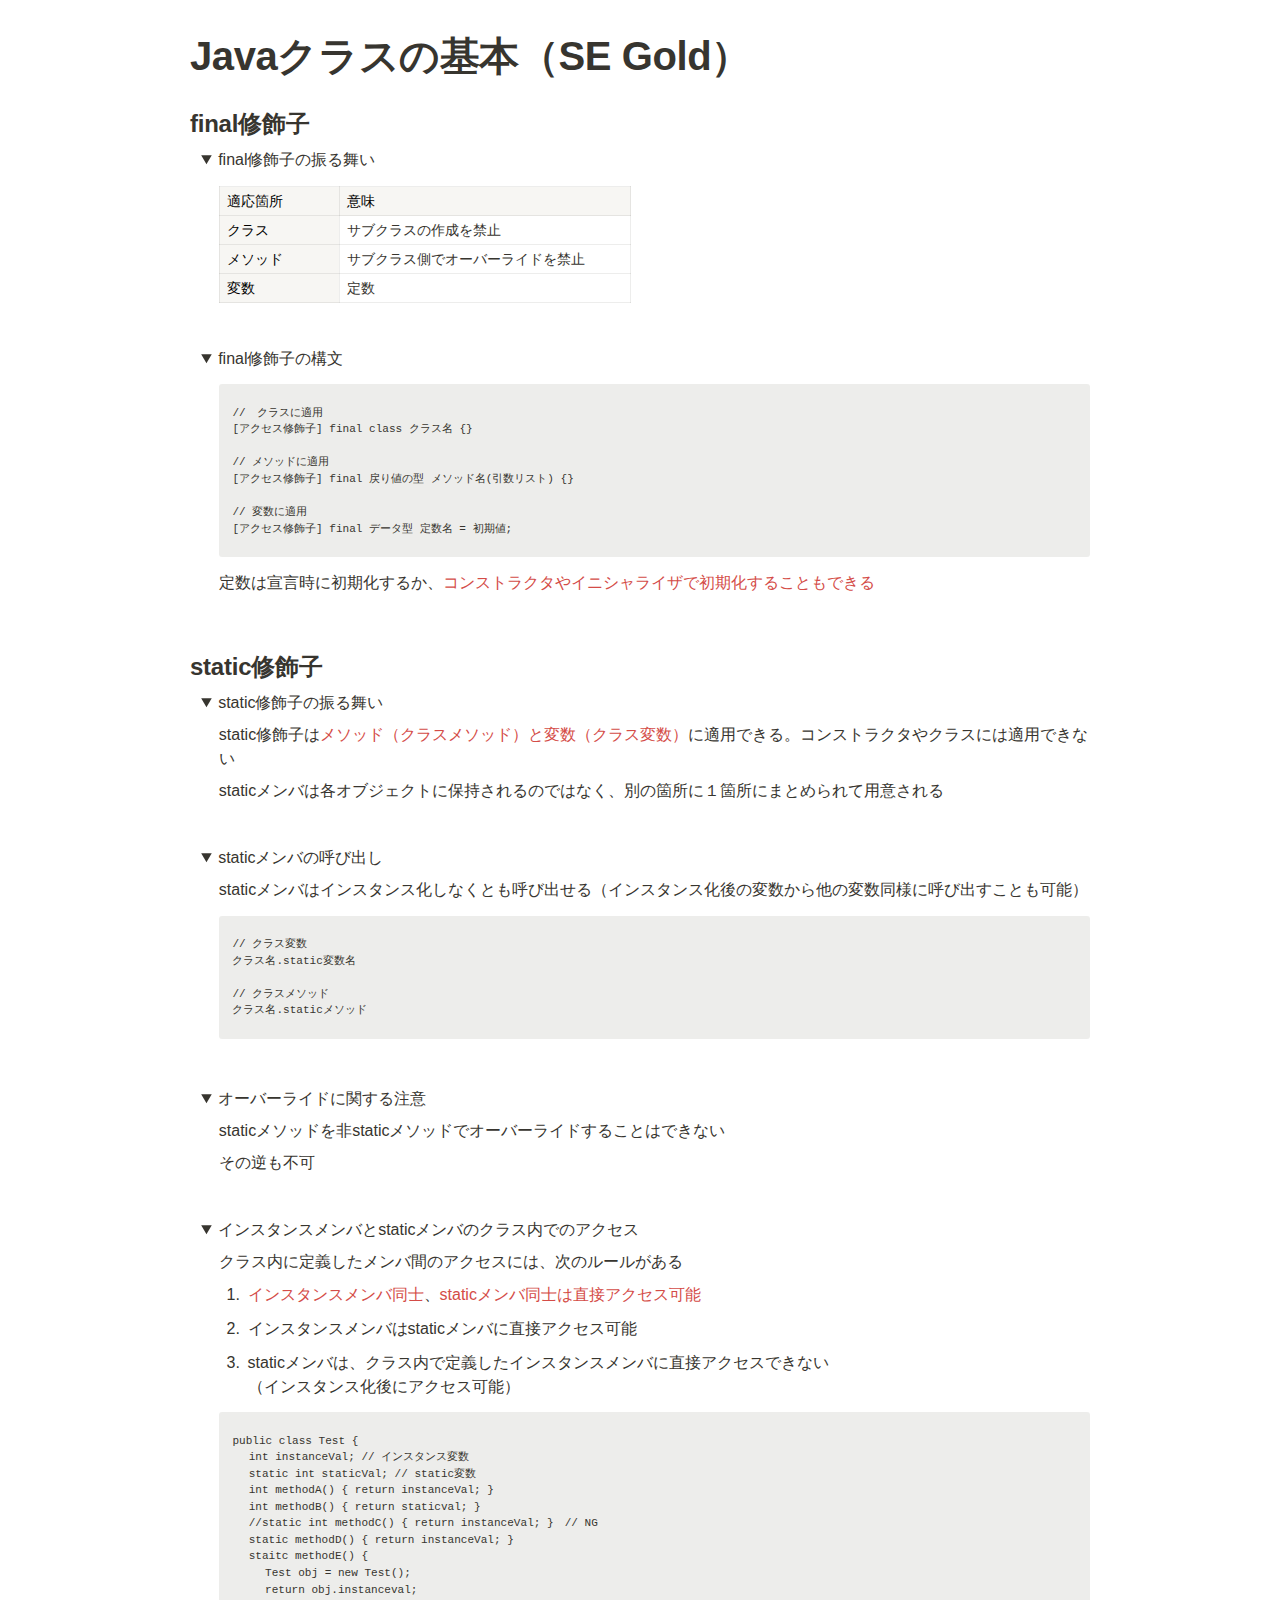
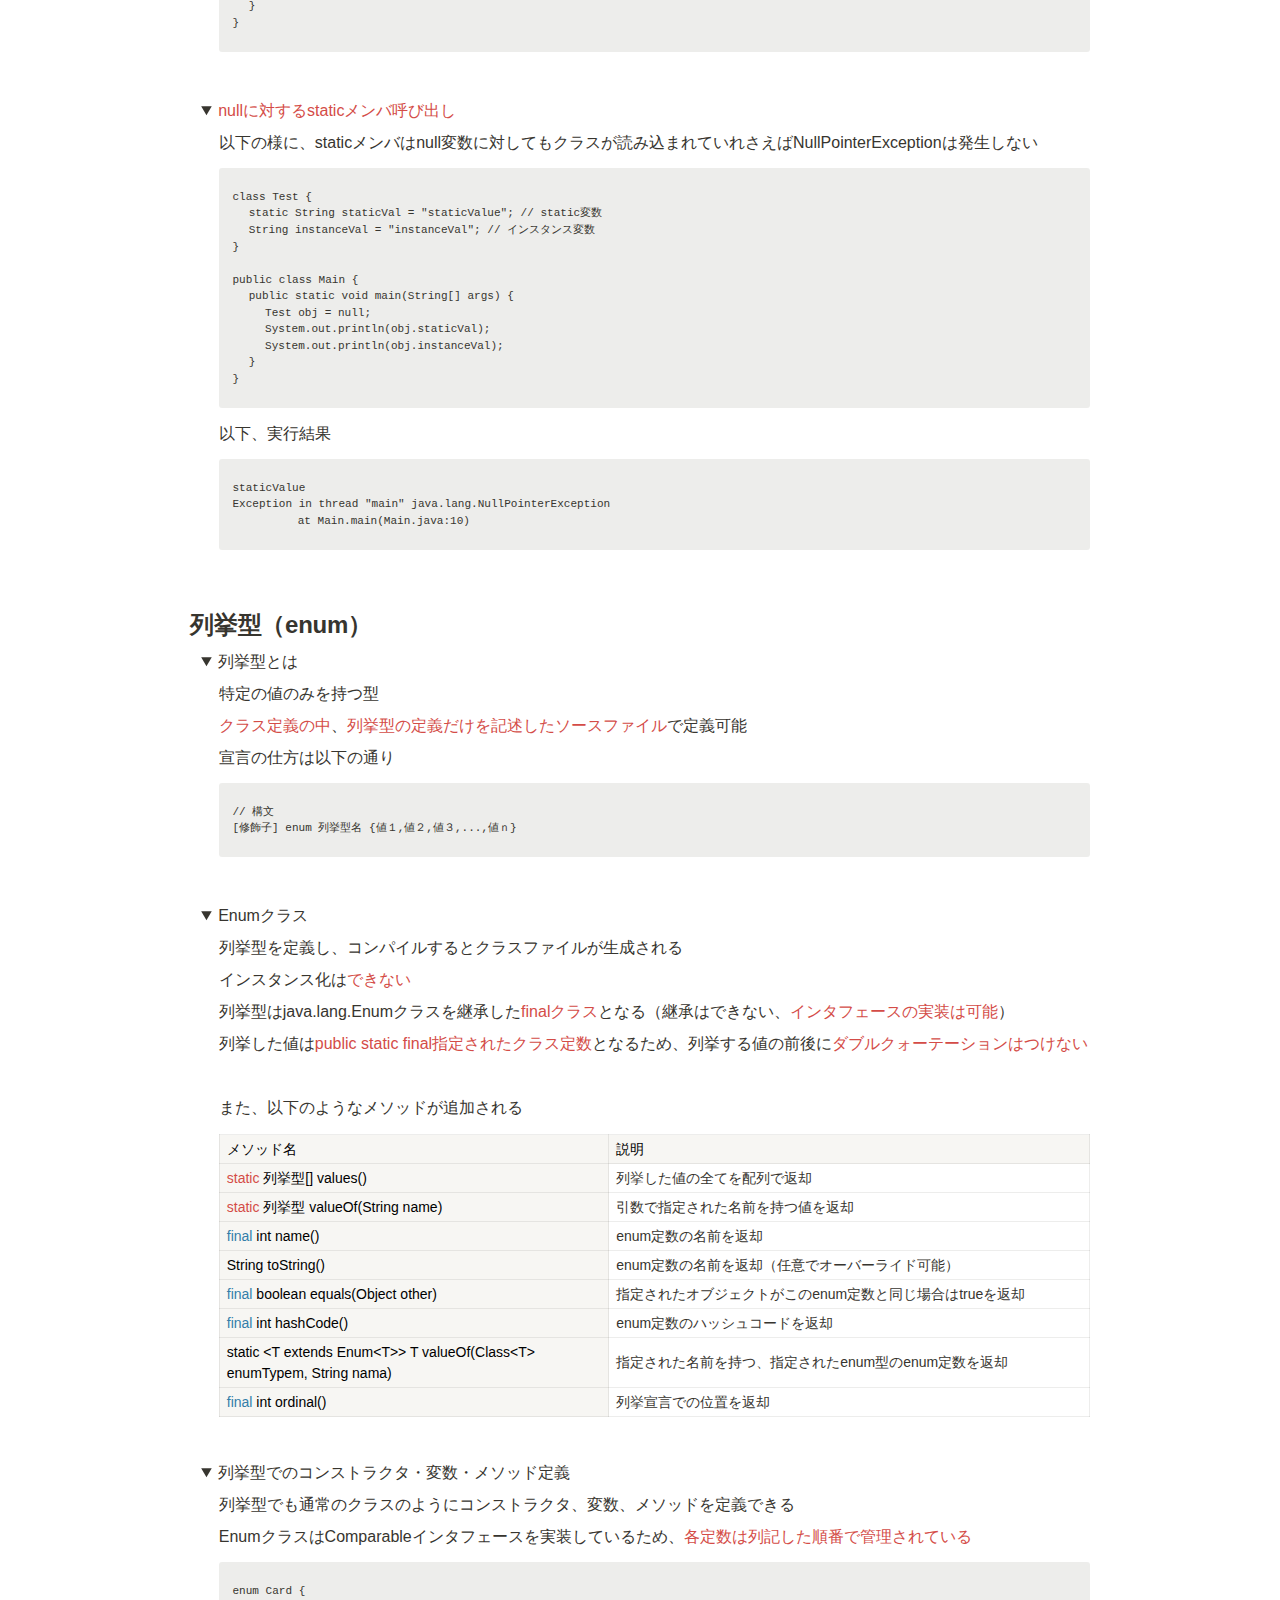
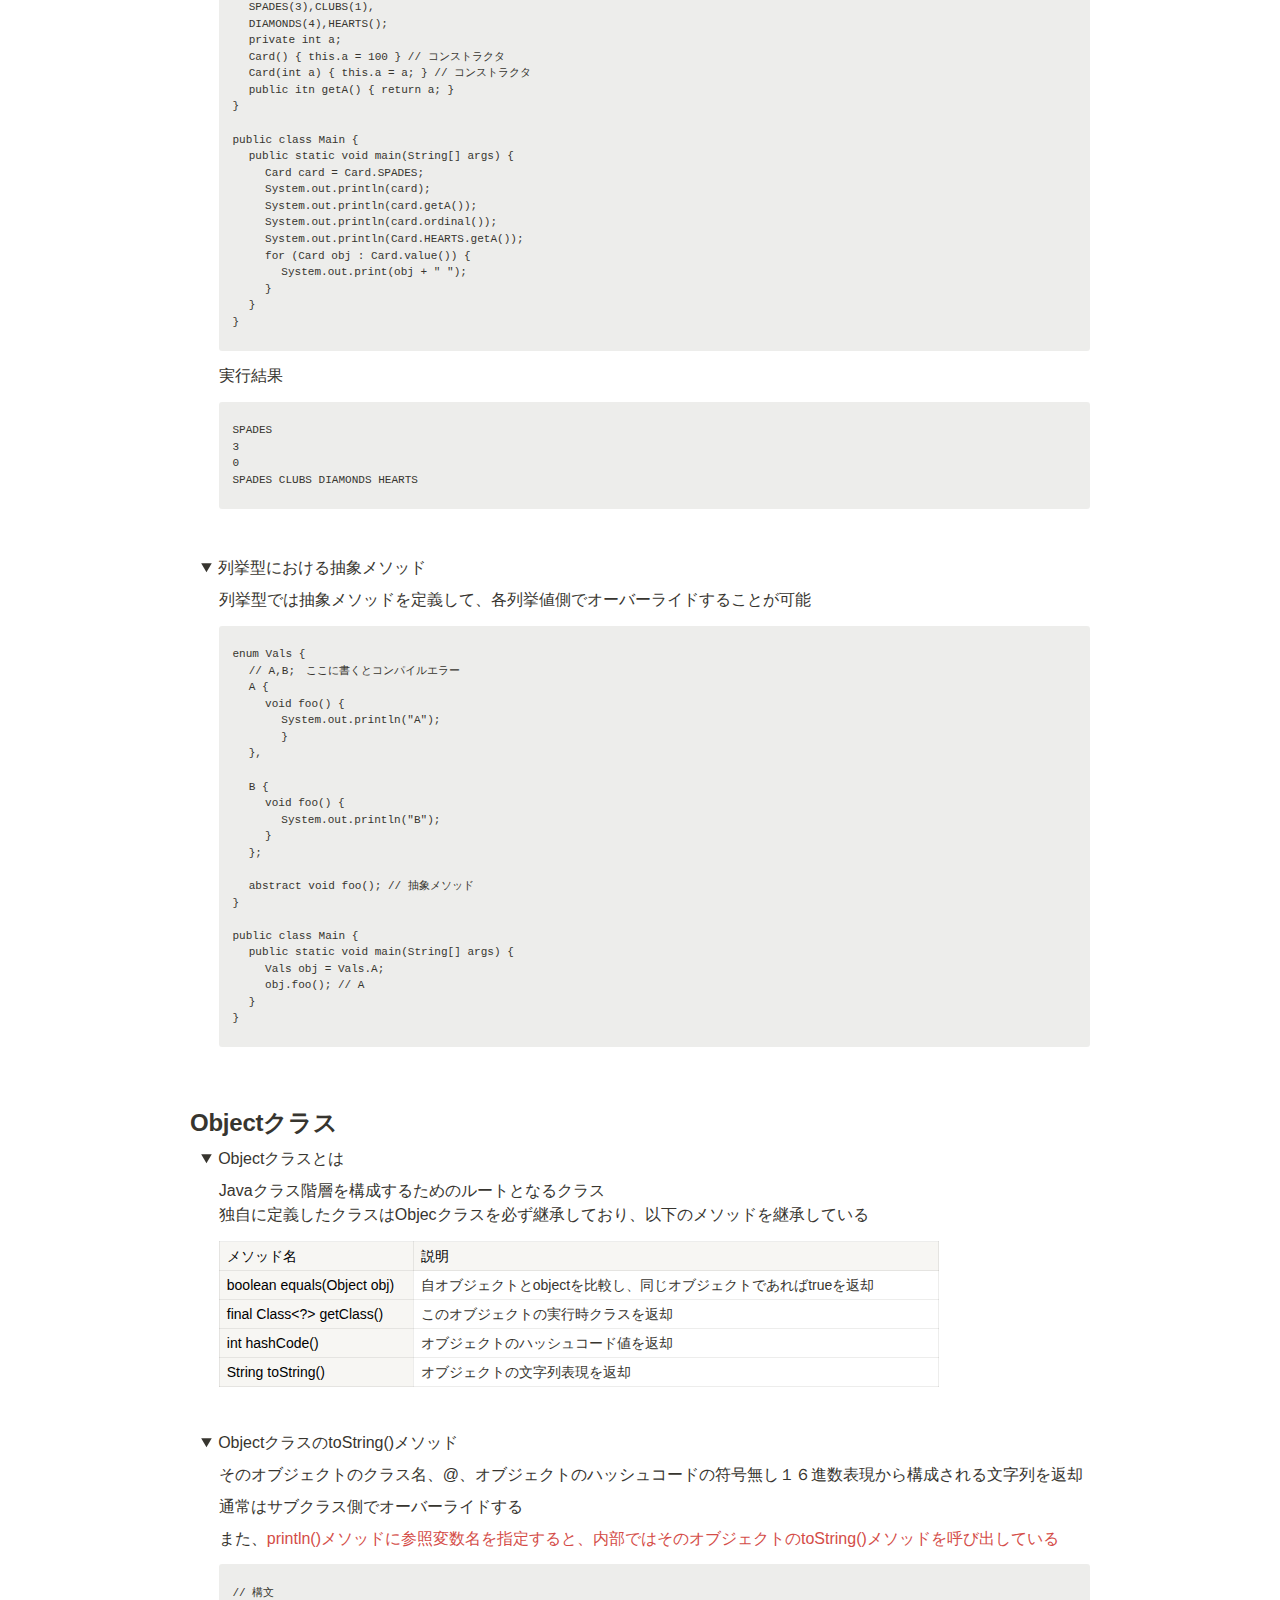
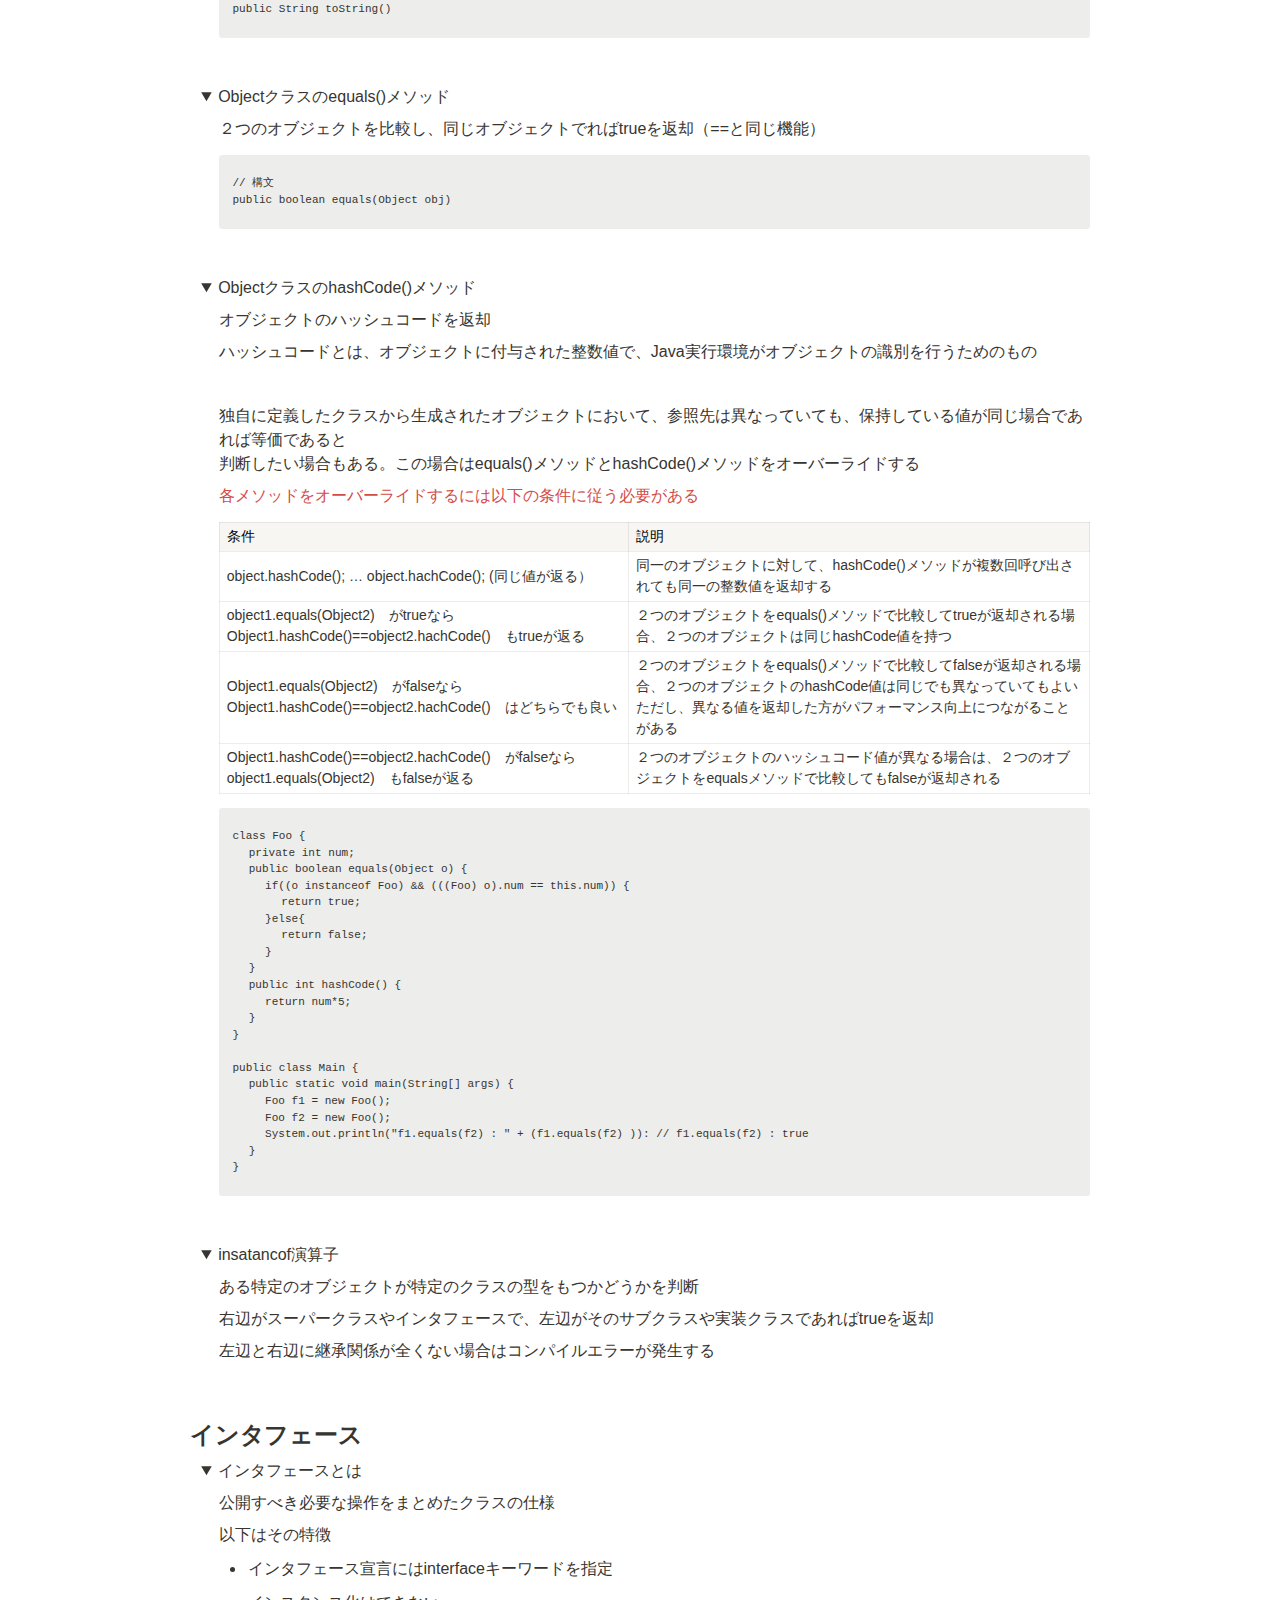
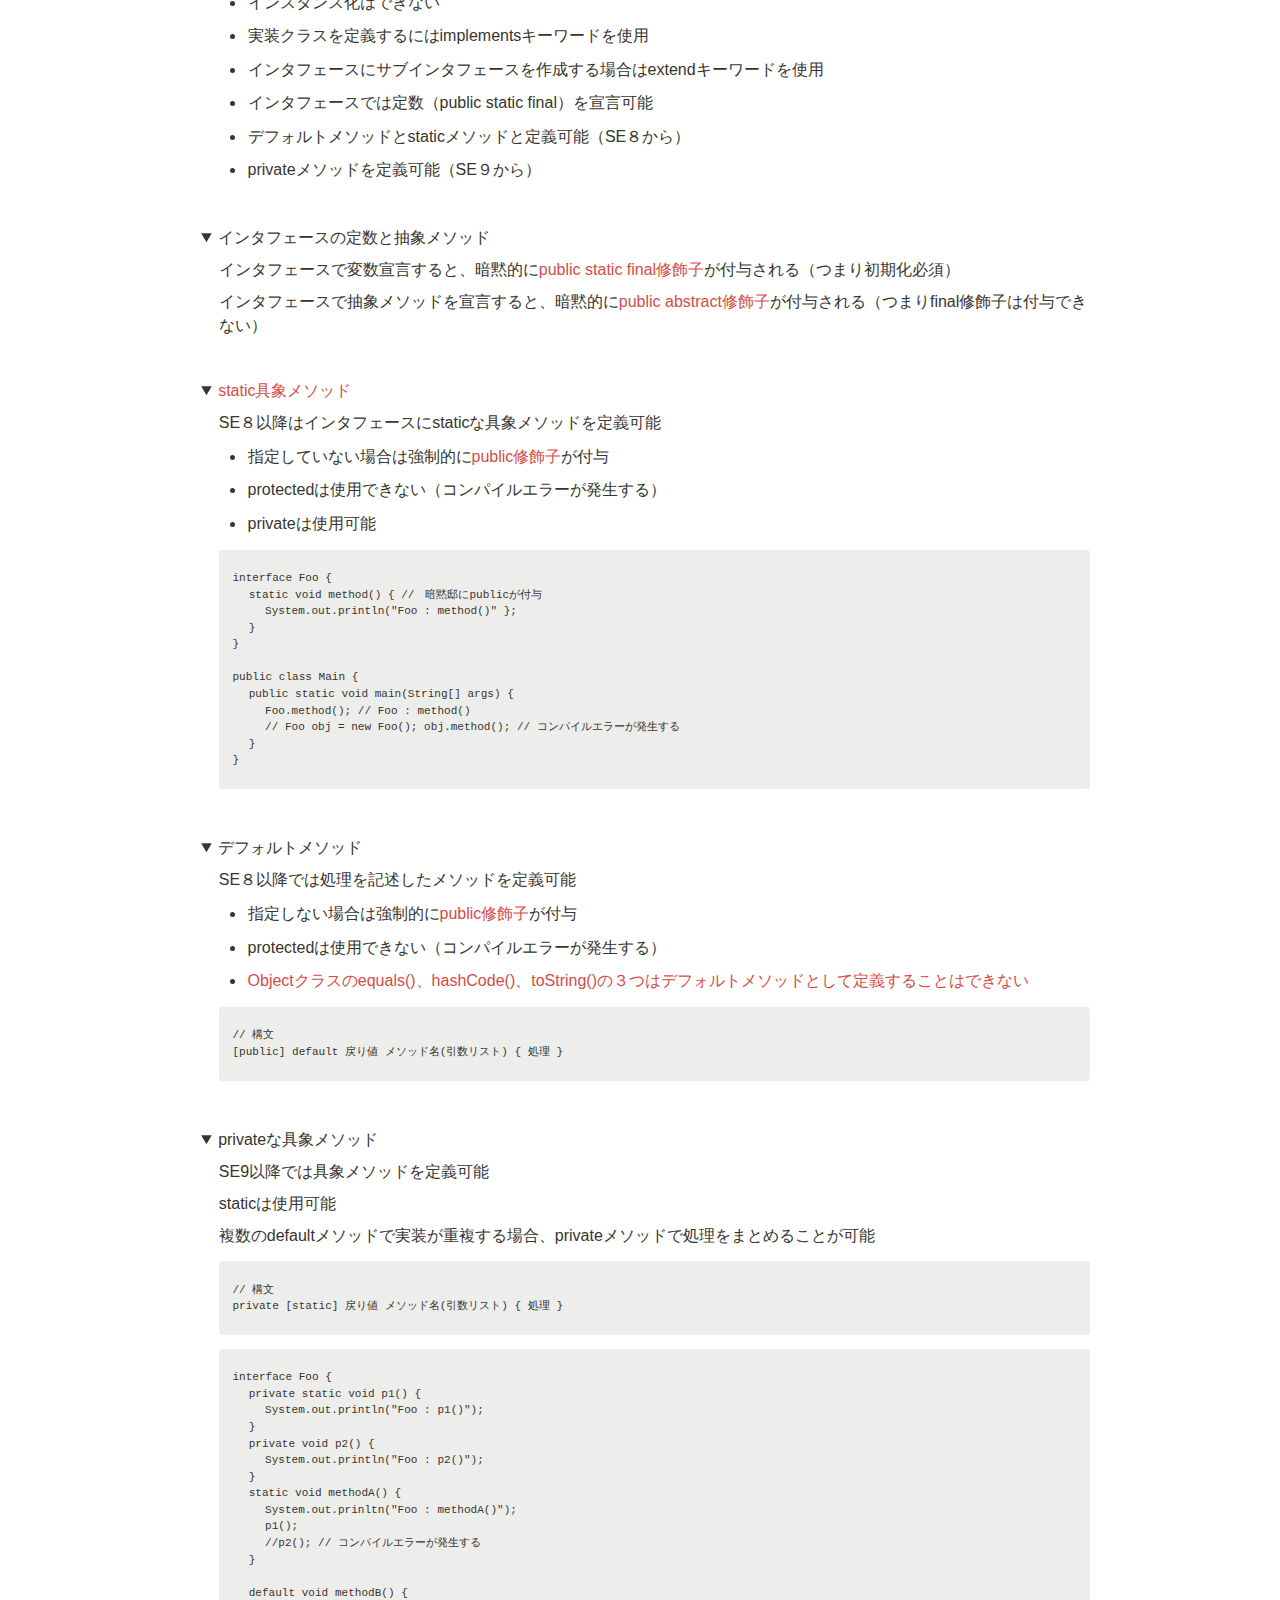
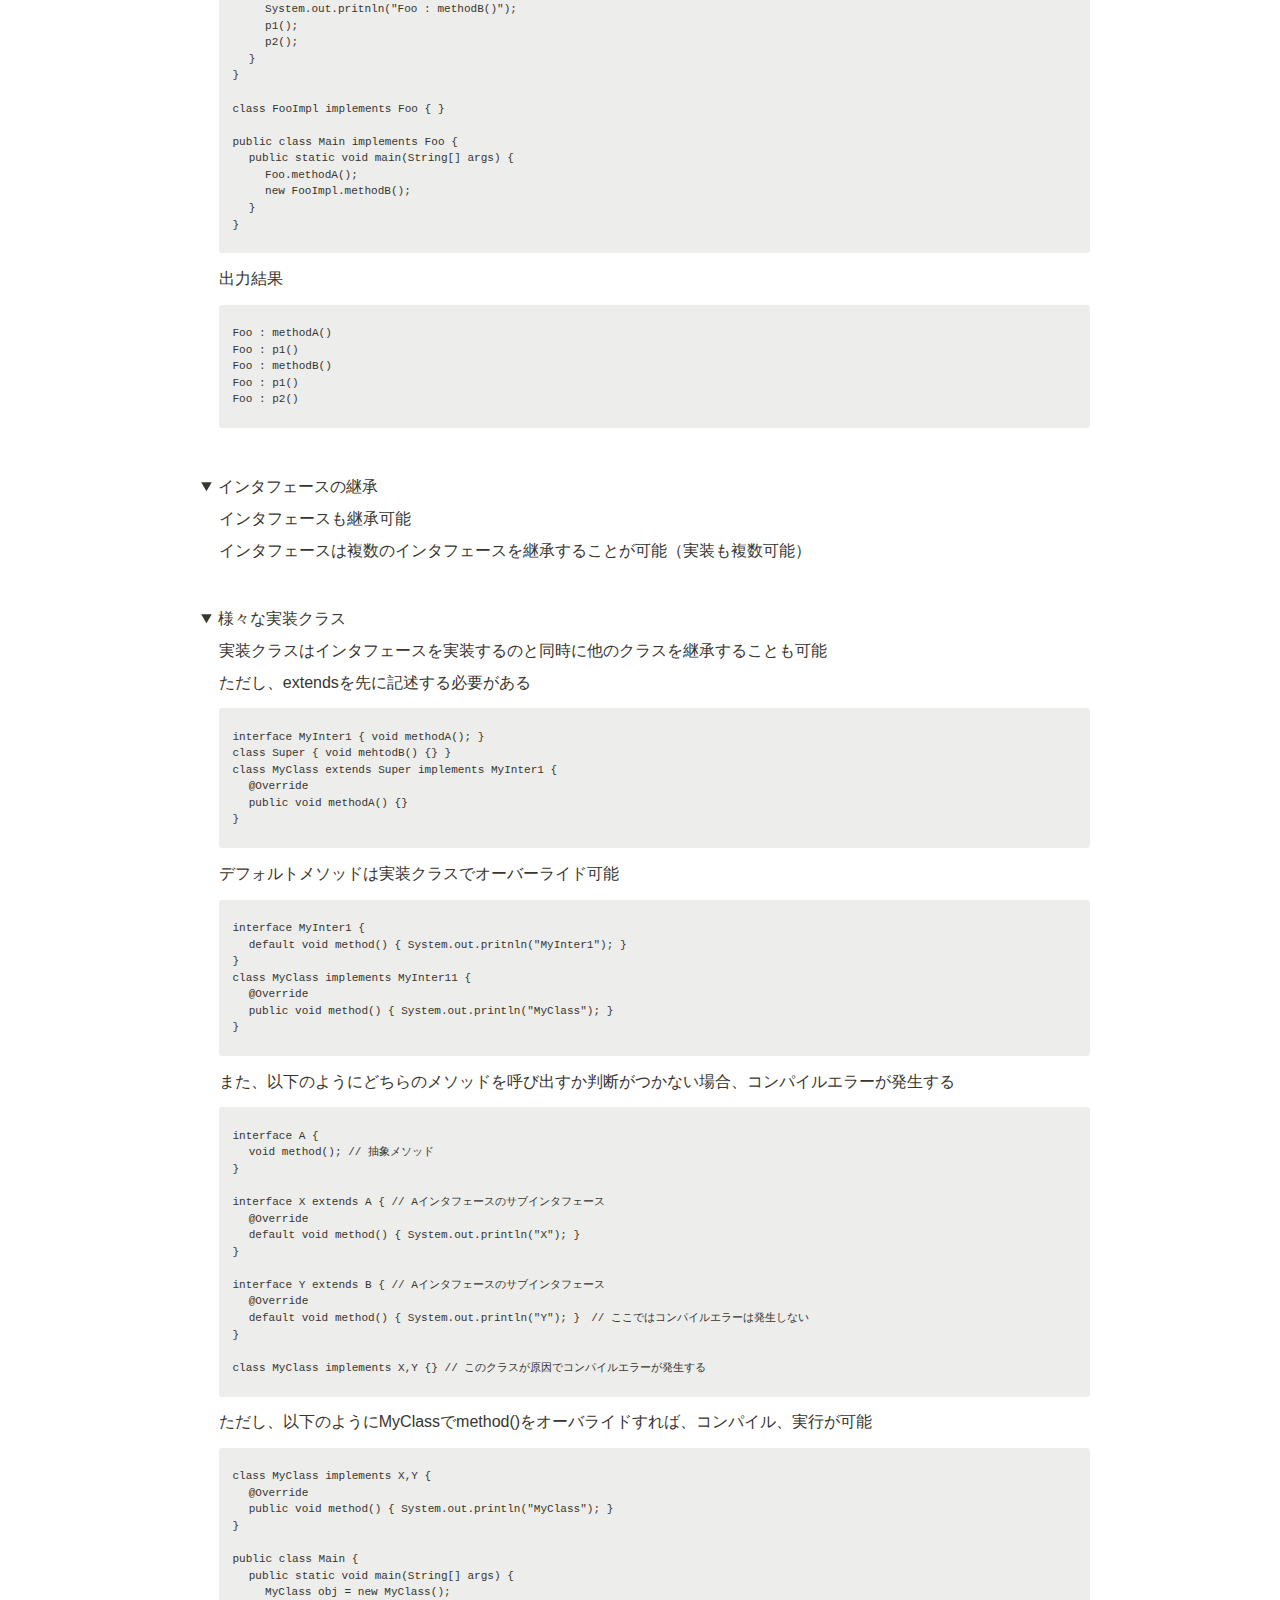
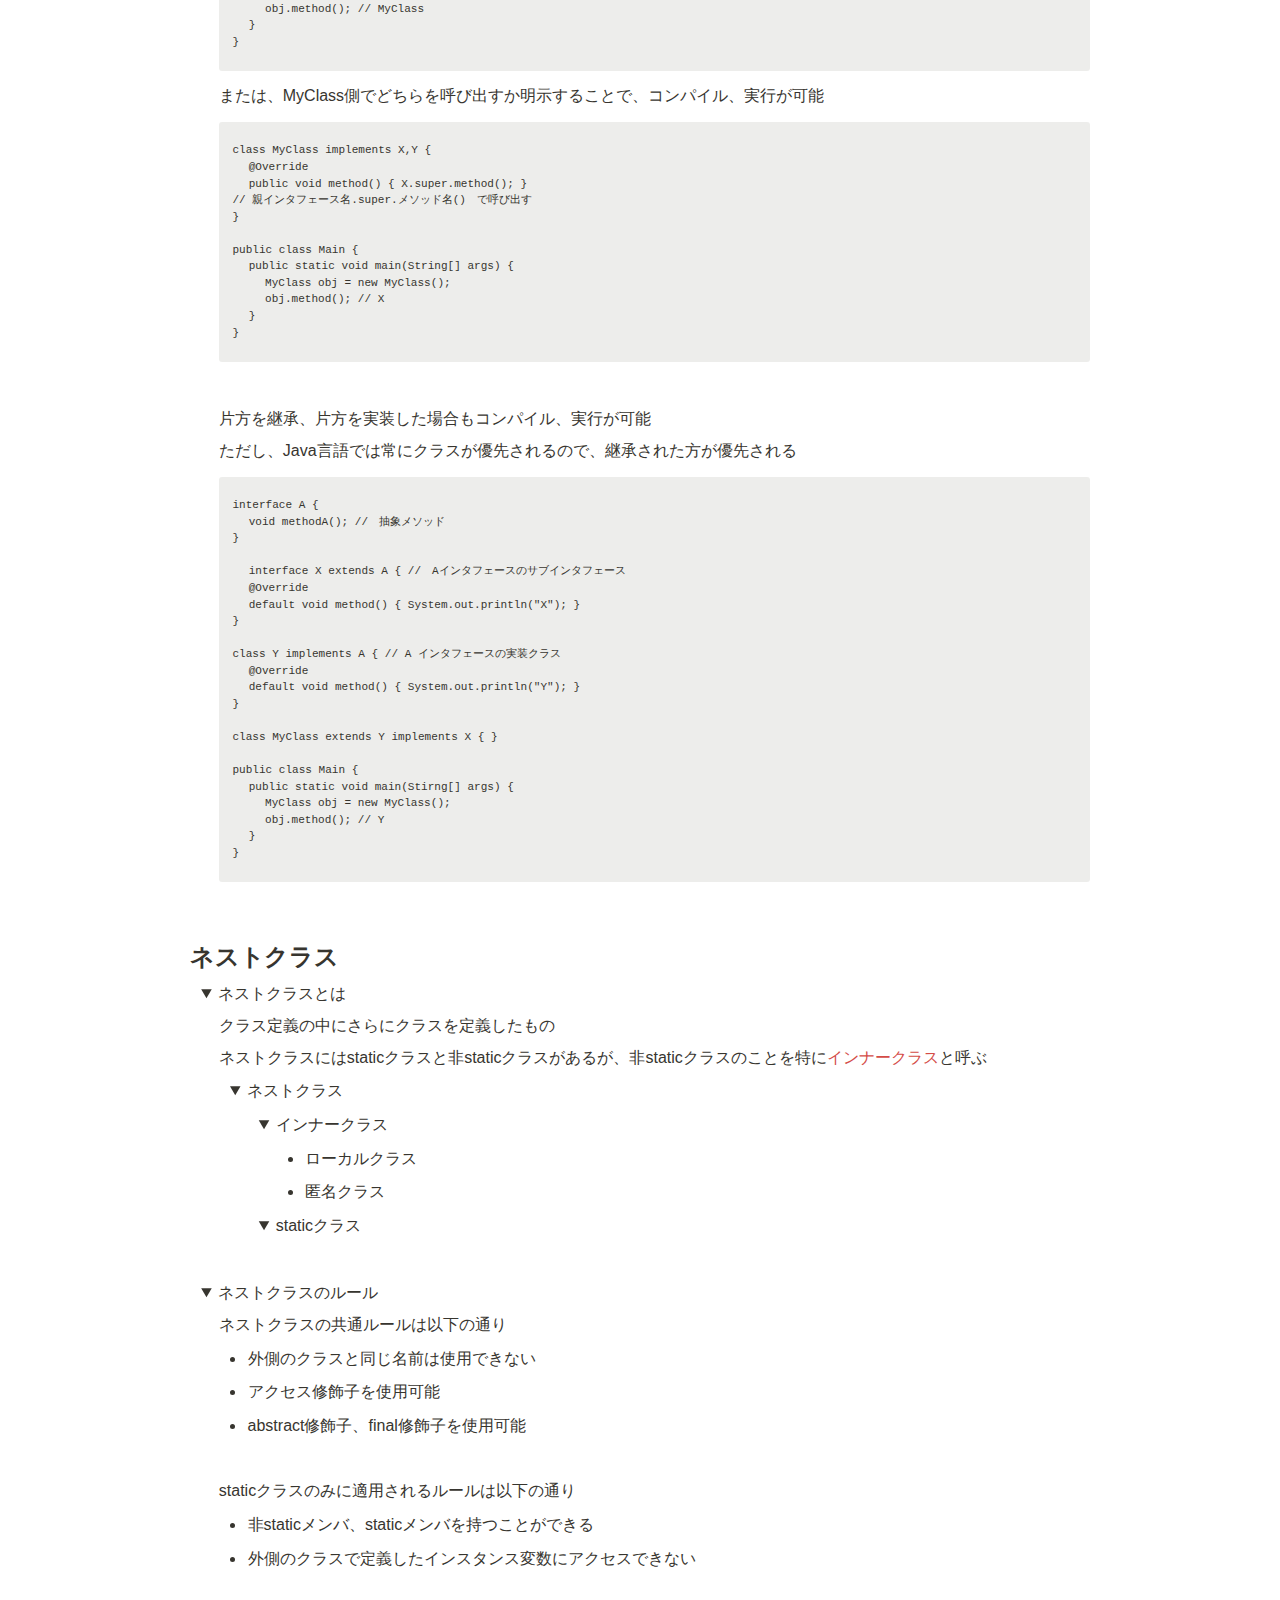
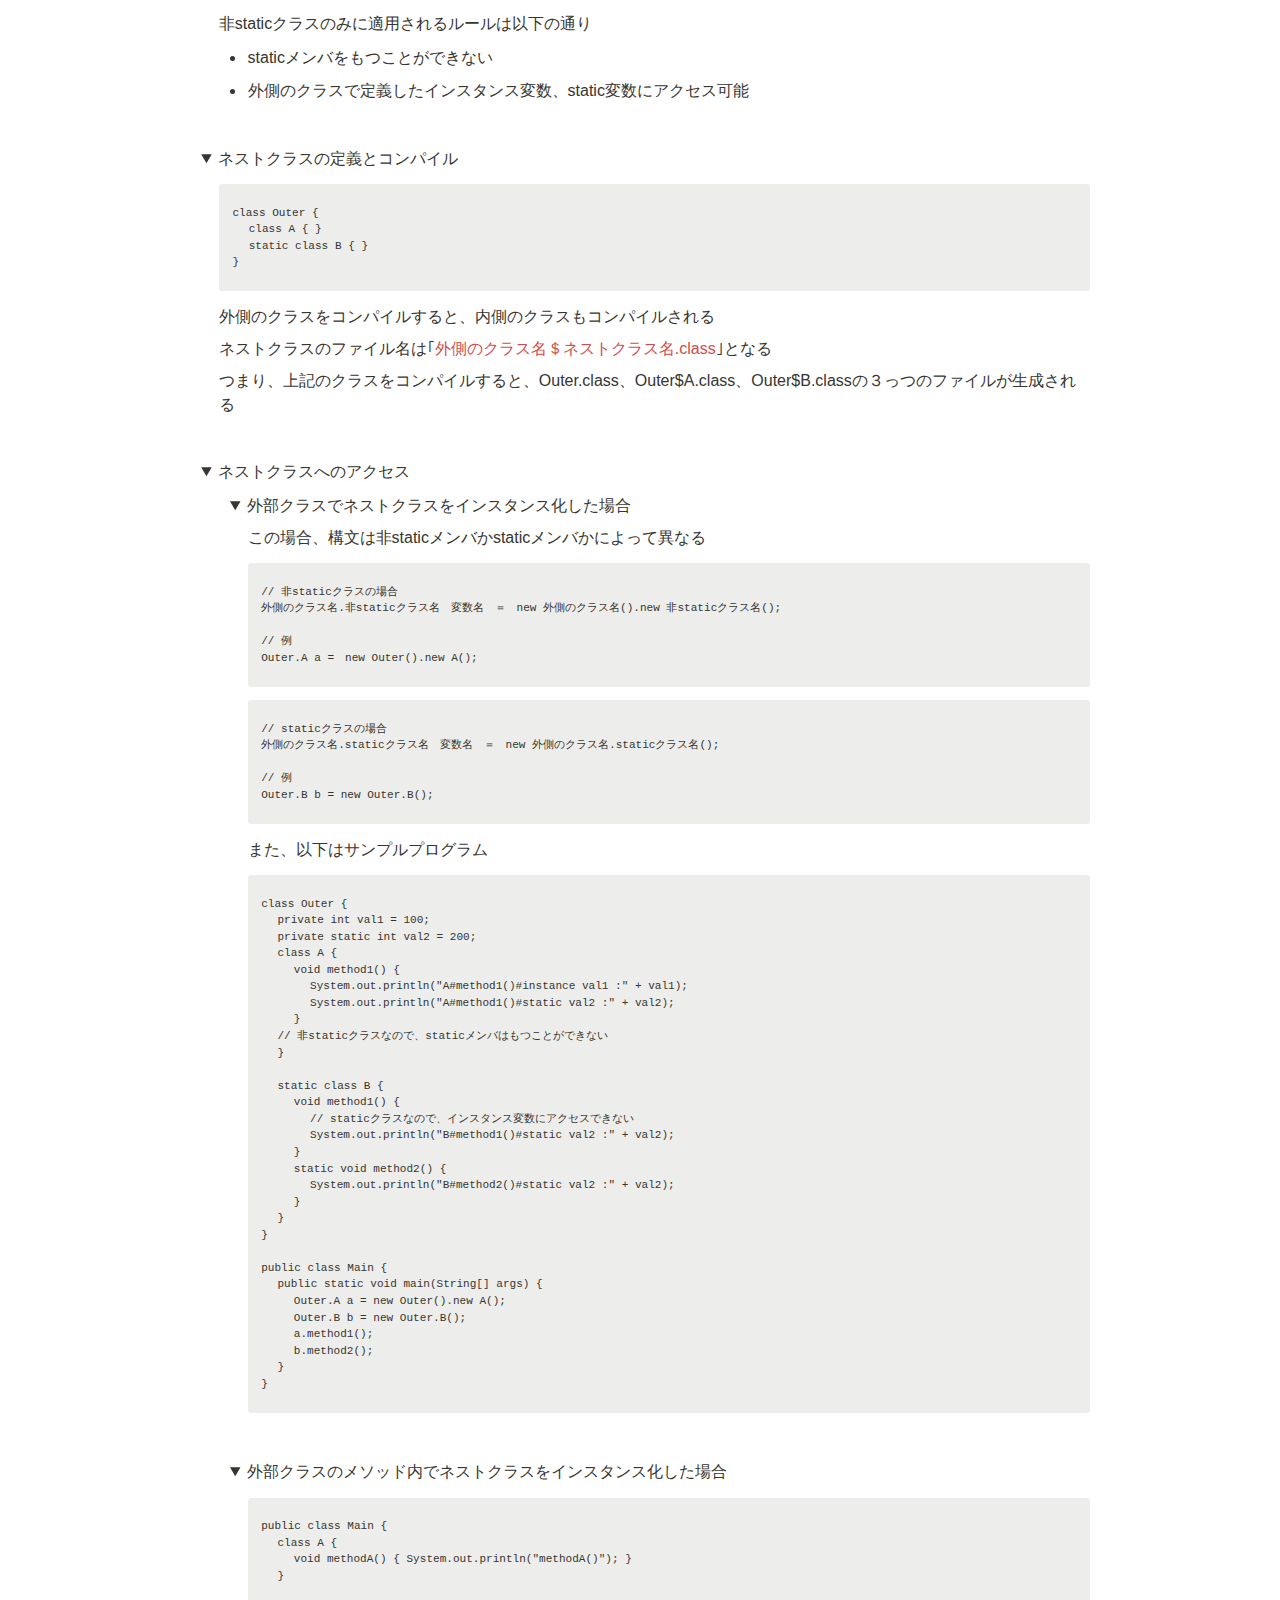
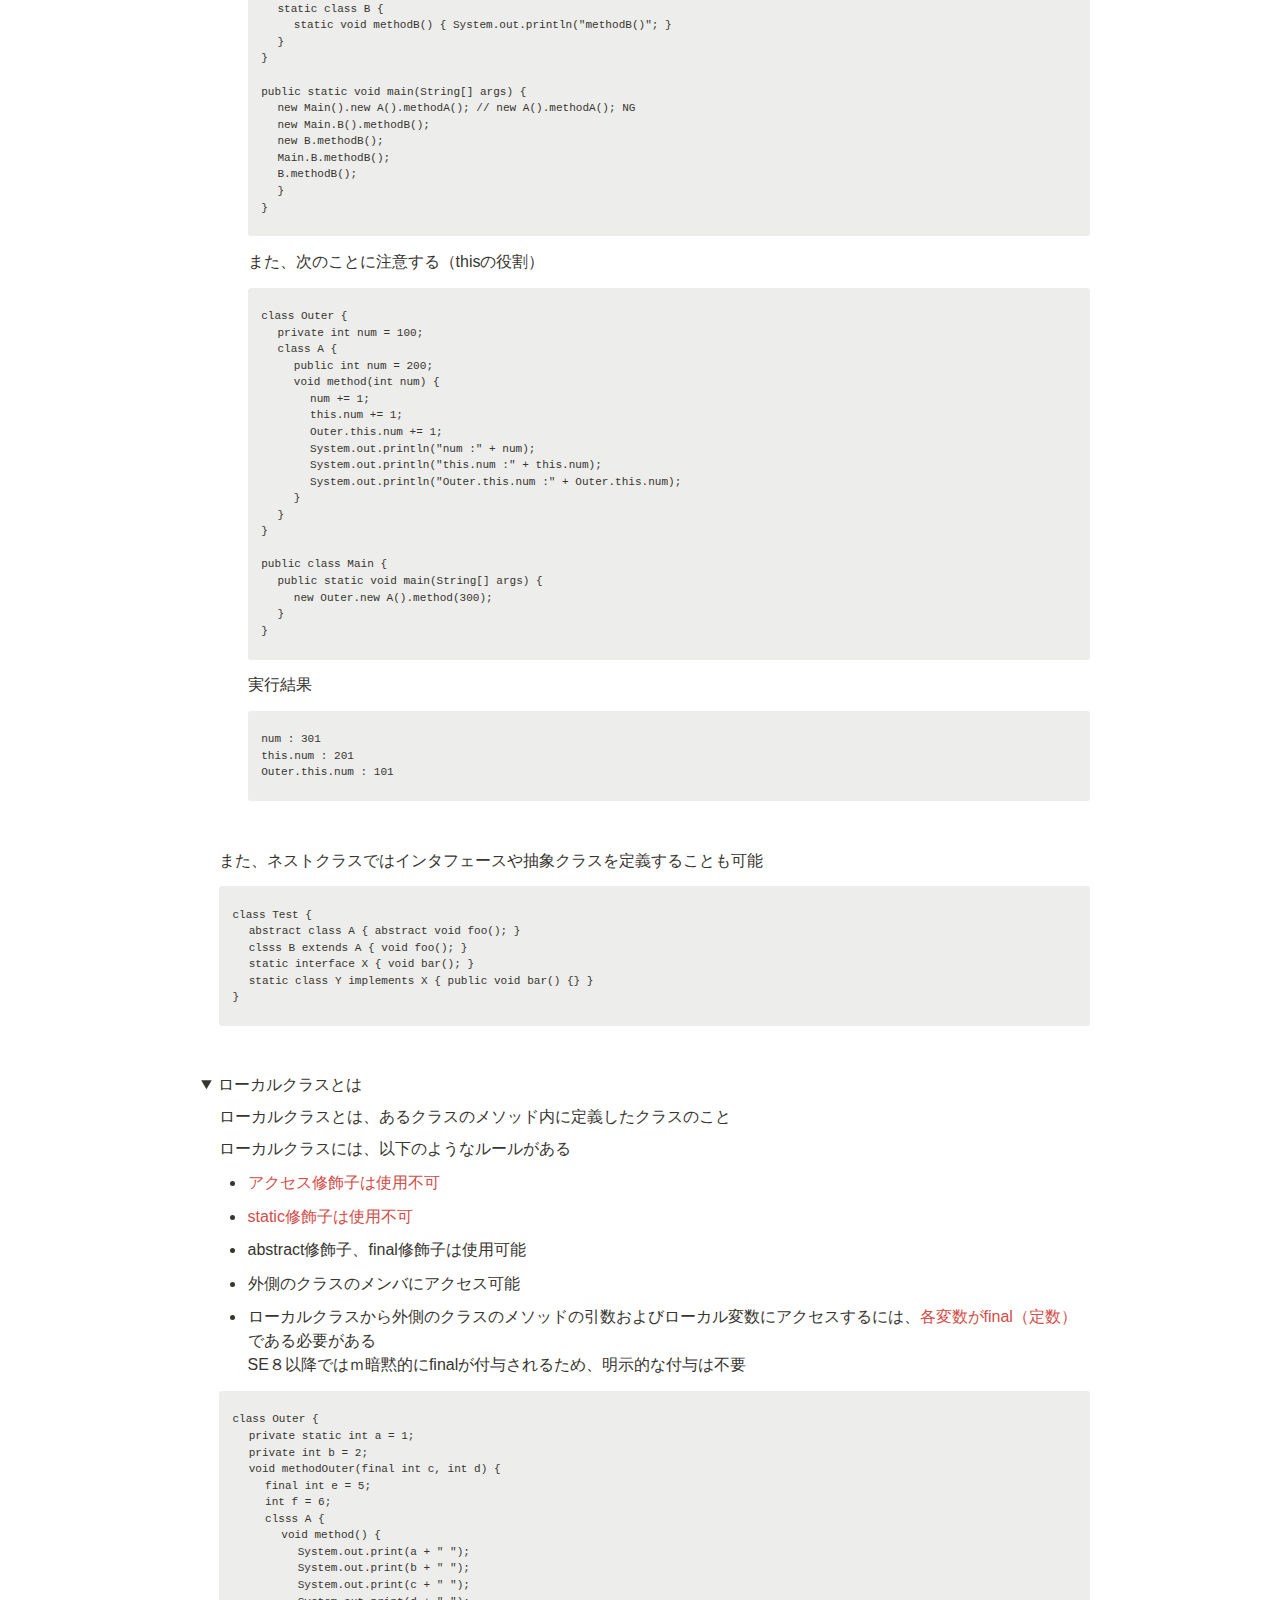
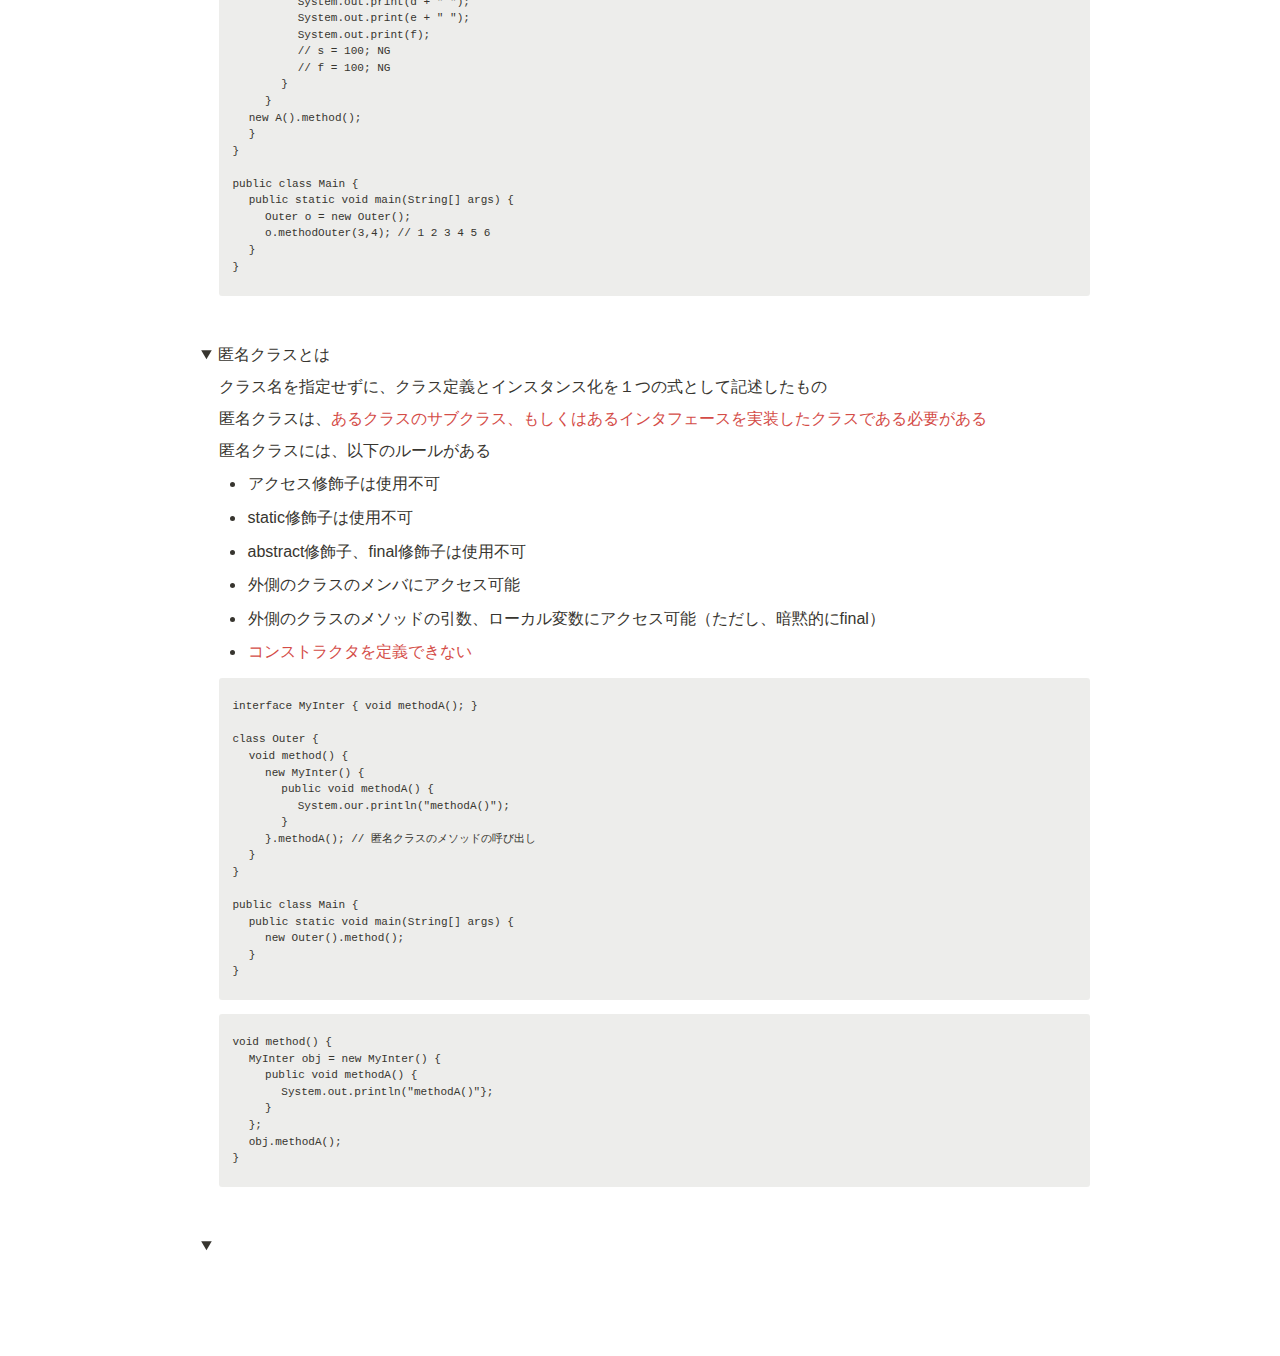
<file: java/java_class.html>
<html><head><meta http-equiv="Content-Type" content="text/html; charset=utf-8"/><title>Javaクラスの基本（SE Gold）</title><style>
/* cspell:disable-file */
/* webkit printing magic: print all background colors */
html {
	-webkit-print-color-adjust: exact;
}
* {
	box-sizing: border-box;
	-webkit-print-color-adjust: exact;
}

html,
body {
	margin: 0;
	padding: 0;
}
@media only screen {
	body {
		margin: 2em auto;
		max-width: 900px;
		color: rgb(55, 53, 47);
	}
}

body {
	line-height: 1.5;
	white-space: pre-wrap;
}

a,
a.visited {
	color: inherit;
	text-decoration: underline;
}

.pdf-relative-link-path {
	font-size: 80%;
	color: #444;
}

h1,
h2,
h3 {
	letter-spacing: -0.01em;
	line-height: 1.2;
	font-weight: 600;
	margin-bottom: 0;
}

.page-title {
	font-size: 2.5rem;
	font-weight: 700;
	margin-top: 0;
	margin-bottom: 0.75em;
}

h1 {
	font-size: 1.875rem;
	margin-top: 1.875rem;
}

h2 {
	font-size: 1.5rem;
	margin-top: 1.5rem;
}

h3 {
	font-size: 1.25rem;
	margin-top: 1.25rem;
}

.source {
	border: 1px solid #ddd;
	border-radius: 3px;
	padding: 1.5em;
	word-break: break-all;
}

.callout {
	border-radius: 3px;
	padding: 1rem;
}

figure {
	margin: 1.25em 0;
	page-break-inside: avoid;
}

figcaption {
	opacity: 0.5;
	font-size: 85%;
	margin-top: 0.5em;
}

mark {
	background-color: transparent;
}

.indented {
	padding-left: 1.5em;
}

hr {
	background: transparent;
	display: block;
	width: 100%;
	height: 1px;
	visibility: visible;
	border: none;
	border-bottom: 1px solid rgba(55, 53, 47, 0.09);
}

img {
	max-width: 100%;
}

@media only print {
	img {
		max-height: 100vh;
		object-fit: contain;
	}
}

@page {
	margin: 1in;
}

.collection-content {
	font-size: 0.875rem;
}

.column-list {
	display: flex;
	justify-content: space-between;
}

.column {
	padding: 0 1em;
}

.column:first-child {
	padding-left: 0;
}

.column:last-child {
	padding-right: 0;
}

.table_of_contents-item {
	display: block;
	font-size: 0.875rem;
	line-height: 1.3;
	padding: 0.125rem;
}

.table_of_contents-indent-1 {
	margin-left: 1.5rem;
}

.table_of_contents-indent-2 {
	margin-left: 3rem;
}

.table_of_contents-indent-3 {
	margin-left: 4.5rem;
}

.table_of_contents-link {
	text-decoration: none;
	opacity: 0.7;
	border-bottom: 1px solid rgba(55, 53, 47, 0.18);
}

table,
th,
td {
	border: 1px solid rgba(55, 53, 47, 0.09);
	border-collapse: collapse;
}

table {
	border-left: none;
	border-right: none;
}

th,
td {
	font-weight: normal;
	padding: 0.25em 0.5em;
	line-height: 1.5;
	min-height: 1.5em;
	text-align: left;
}

th {
	color: rgba(55, 53, 47, 0.6);
}

ol,
ul {
	margin: 0;
	margin-block-start: 0.6em;
	margin-block-end: 0.6em;
}

li > ol:first-child,
li > ul:first-child {
	margin-block-start: 0.6em;
}

ul > li {
	list-style: disc;
}

ul.to-do-list {
	padding-inline-start: 0;
}

ul.to-do-list > li {
	list-style: none;
}

.to-do-children-checked {
	text-decoration: line-through;
	opacity: 0.375;
}

ul.toggle > li {
	list-style: none;
}

ul {
	padding-inline-start: 1.7em;
}

ul > li {
	padding-left: 0.1em;
}

ol {
	padding-inline-start: 1.6em;
}

ol > li {
	padding-left: 0.2em;
}

.mono ol {
	padding-inline-start: 2em;
}

.mono ol > li {
	text-indent: -0.4em;
}

.toggle {
	padding-inline-start: 0em;
	list-style-type: none;
}

/* Indent toggle children */
.toggle > li > details {
	padding-left: 1.7em;
}

.toggle > li > details > summary {
	margin-left: -1.1em;
}

.selected-value {
	display: inline-block;
	padding: 0 0.5em;
	background: rgba(206, 205, 202, 0.5);
	border-radius: 3px;
	margin-right: 0.5em;
	margin-top: 0.3em;
	margin-bottom: 0.3em;
	white-space: nowrap;
}

.collection-title {
	display: inline-block;
	margin-right: 1em;
}

.simple-table {
	margin-top: 1em;
	font-size: 0.875rem;
	empty-cells: show;
}
.simple-table td {
	height: 29px;
	min-width: 120px;
}

.simple-table th {
	height: 29px;
	min-width: 120px;
}

.simple-table-header-color {
	background: rgb(247, 246, 243);
	color: black;
}
.simple-table-header {
	font-weight: 500;
}

time {
	opacity: 0.5;
}

.icon {
	display: inline-block;
	max-width: 1.2em;
	max-height: 1.2em;
	text-decoration: none;
	vertical-align: text-bottom;
	margin-right: 0.5em;
}

img.icon {
	border-radius: 3px;
}

.user-icon {
	width: 1.5em;
	height: 1.5em;
	border-radius: 100%;
	margin-right: 0.5rem;
}

.user-icon-inner {
	font-size: 0.8em;
}

.text-icon {
	border: 1px solid #000;
	text-align: center;
}

.page-cover-image {
	display: block;
	object-fit: cover;
	width: 100%;
	max-height: 30vh;
}

.page-header-icon {
	font-size: 3rem;
	margin-bottom: 1rem;
}

.page-header-icon-with-cover {
	margin-top: -0.72em;
	margin-left: 0.07em;
}

.page-header-icon img {
	border-radius: 3px;
}

.link-to-page {
	margin: 1em 0;
	padding: 0;
	border: none;
	font-weight: 500;
}

p > .user {
	opacity: 0.5;
}

td > .user,
td > time {
	white-space: nowrap;
}

input[type="checkbox"] {
	transform: scale(1.5);
	margin-right: 0.6em;
	vertical-align: middle;
}

p {
	margin-top: 0.5em;
	margin-bottom: 0.5em;
}

.image {
	border: none;
	margin: 1.5em 0;
	padding: 0;
	border-radius: 0;
	text-align: center;
}

.code,
code {
	background: rgba(135, 131, 120, 0.15);
	border-radius: 3px;
	padding: 0.2em 0.4em;
	border-radius: 3px;
	font-size: 85%;
	tab-size: 2;
}

code {
	color: #eb5757;
}

.code {
	padding: 1.5em 1em;
}

.code-wrap {
	white-space: pre-wrap;
	word-break: break-all;
}

.code > code {
	background: none;
	padding: 0;
	font-size: 100%;
	color: inherit;
}

blockquote {
	font-size: 1.25em;
	margin: 1em 0;
	padding-left: 1em;
	border-left: 3px solid rgb(55, 53, 47);
}

.bookmark {
	text-decoration: none;
	max-height: 8em;
	padding: 0;
	display: flex;
	width: 100%;
	align-items: stretch;
}

.bookmark-title {
	font-size: 0.85em;
	overflow: hidden;
	text-overflow: ellipsis;
	height: 1.75em;
	white-space: nowrap;
}

.bookmark-text {
	display: flex;
	flex-direction: column;
}

.bookmark-info {
	flex: 4 1 180px;
	padding: 12px 14px 14px;
	display: flex;
	flex-direction: column;
	justify-content: space-between;
}

.bookmark-image {
	width: 33%;
	flex: 1 1 180px;
	display: block;
	position: relative;
	object-fit: cover;
	border-radius: 1px;
}

.bookmark-description {
	color: rgba(55, 53, 47, 0.6);
	font-size: 0.75em;
	overflow: hidden;
	max-height: 4.5em;
	word-break: break-word;
}

.bookmark-href {
	font-size: 0.75em;
	margin-top: 0.25em;
}

.sans { font-family: ui-sans-serif, -apple-system, BlinkMacSystemFont, "Segoe UI", Helvetica, "Apple Color Emoji", Arial, sans-serif, "Segoe UI Emoji", "Segoe UI Symbol"; }
.code { font-family: "SFMono-Regular", Menlo, Consolas, "PT Mono", "Liberation Mono", Courier, monospace; }
.serif { font-family: Lyon-Text, Georgia, ui-serif, serif; }
.mono { font-family: iawriter-mono, Nitti, Menlo, Courier, monospace; }
.pdf .sans { font-family: Inter, ui-sans-serif, -apple-system, BlinkMacSystemFont, "Segoe UI", Helvetica, "Apple Color Emoji", Arial, sans-serif, "Segoe UI Emoji", "Segoe UI Symbol", 'Twemoji', 'Noto Color Emoji', 'Noto Sans CJK JP'; }
.pdf:lang(zh-CN) .sans { font-family: Inter, ui-sans-serif, -apple-system, BlinkMacSystemFont, "Segoe UI", Helvetica, "Apple Color Emoji", Arial, sans-serif, "Segoe UI Emoji", "Segoe UI Symbol", 'Twemoji', 'Noto Color Emoji', 'Noto Sans CJK SC'; }
.pdf:lang(zh-TW) .sans { font-family: Inter, ui-sans-serif, -apple-system, BlinkMacSystemFont, "Segoe UI", Helvetica, "Apple Color Emoji", Arial, sans-serif, "Segoe UI Emoji", "Segoe UI Symbol", 'Twemoji', 'Noto Color Emoji', 'Noto Sans CJK TC'; }
.pdf:lang(ko-KR) .sans { font-family: Inter, ui-sans-serif, -apple-system, BlinkMacSystemFont, "Segoe UI", Helvetica, "Apple Color Emoji", Arial, sans-serif, "Segoe UI Emoji", "Segoe UI Symbol", 'Twemoji', 'Noto Color Emoji', 'Noto Sans CJK KR'; }
.pdf .code { font-family: Source Code Pro, "SFMono-Regular", Menlo, Consolas, "PT Mono", "Liberation Mono", Courier, monospace, 'Twemoji', 'Noto Color Emoji', 'Noto Sans Mono CJK JP'; }
.pdf:lang(zh-CN) .code { font-family: Source Code Pro, "SFMono-Regular", Menlo, Consolas, "PT Mono", "Liberation Mono", Courier, monospace, 'Twemoji', 'Noto Color Emoji', 'Noto Sans Mono CJK SC'; }
.pdf:lang(zh-TW) .code { font-family: Source Code Pro, "SFMono-Regular", Menlo, Consolas, "PT Mono", "Liberation Mono", Courier, monospace, 'Twemoji', 'Noto Color Emoji', 'Noto Sans Mono CJK TC'; }
.pdf:lang(ko-KR) .code { font-family: Source Code Pro, "SFMono-Regular", Menlo, Consolas, "PT Mono", "Liberation Mono", Courier, monospace, 'Twemoji', 'Noto Color Emoji', 'Noto Sans Mono CJK KR'; }
.pdf .serif { font-family: PT Serif, Lyon-Text, Georgia, ui-serif, serif, 'Twemoji', 'Noto Color Emoji', 'Noto Serif CJK JP'; }
.pdf:lang(zh-CN) .serif { font-family: PT Serif, Lyon-Text, Georgia, ui-serif, serif, 'Twemoji', 'Noto Color Emoji', 'Noto Serif CJK SC'; }
.pdf:lang(zh-TW) .serif { font-family: PT Serif, Lyon-Text, Georgia, ui-serif, serif, 'Twemoji', 'Noto Color Emoji', 'Noto Serif CJK TC'; }
.pdf:lang(ko-KR) .serif { font-family: PT Serif, Lyon-Text, Georgia, ui-serif, serif, 'Twemoji', 'Noto Color Emoji', 'Noto Serif CJK KR'; }
.pdf .mono { font-family: PT Mono, iawriter-mono, Nitti, Menlo, Courier, monospace, 'Twemoji', 'Noto Color Emoji', 'Noto Sans Mono CJK JP'; }
.pdf:lang(zh-CN) .mono { font-family: PT Mono, iawriter-mono, Nitti, Menlo, Courier, monospace, 'Twemoji', 'Noto Color Emoji', 'Noto Sans Mono CJK SC'; }
.pdf:lang(zh-TW) .mono { font-family: PT Mono, iawriter-mono, Nitti, Menlo, Courier, monospace, 'Twemoji', 'Noto Color Emoji', 'Noto Sans Mono CJK TC'; }
.pdf:lang(ko-KR) .mono { font-family: PT Mono, iawriter-mono, Nitti, Menlo, Courier, monospace, 'Twemoji', 'Noto Color Emoji', 'Noto Sans Mono CJK KR'; }
.highlight-default {
	color: rgba(55, 53, 47, 1);
}
.highlight-gray {
	color: rgba(120, 119, 116, 1);
	fill: rgba(120, 119, 116, 1);
}
.highlight-brown {
	color: rgba(159, 107, 83, 1);
	fill: rgba(159, 107, 83, 1);
}
.highlight-orange {
	color: rgba(217, 115, 13, 1);
	fill: rgba(217, 115, 13, 1);
}
.highlight-yellow {
	color: rgba(203, 145, 47, 1);
	fill: rgba(203, 145, 47, 1);
}
.highlight-teal {
	color: rgba(68, 131, 97, 1);
	fill: rgba(68, 131, 97, 1);
}
.highlight-blue {
	color: rgba(51, 126, 169, 1);
	fill: rgba(51, 126, 169, 1);
}
.highlight-purple {
	color: rgba(144, 101, 176, 1);
	fill: rgba(144, 101, 176, 1);
}
.highlight-pink {
	color: rgba(193, 76, 138, 1);
	fill: rgba(193, 76, 138, 1);
}
.highlight-red {
	color: rgba(212, 76, 71, 1);
	fill: rgba(212, 76, 71, 1);
}
.highlight-gray_background {
	background: rgba(241, 241, 239, 1);
}
.highlight-brown_background {
	background: rgba(244, 238, 238, 1);
}
.highlight-orange_background {
	background: rgba(251, 236, 221, 1);
}
.highlight-yellow_background {
	background: rgba(251, 243, 219, 1);
}
.highlight-teal_background {
	background: rgba(237, 243, 236, 1);
}
.highlight-blue_background {
	background: rgba(231, 243, 248, 1);
}
.highlight-purple_background {
	background: rgba(244, 240, 247, 0.8);
}
.highlight-pink_background {
	background: rgba(249, 238, 243, 0.8);
}
.highlight-red_background {
	background: rgba(253, 235, 236, 1);
}
.block-color-default {
	color: inherit;
	fill: inherit;
}
.block-color-gray {
	color: rgba(120, 119, 116, 1);
	fill: rgba(120, 119, 116, 1);
}
.block-color-brown {
	color: rgba(159, 107, 83, 1);
	fill: rgba(159, 107, 83, 1);
}
.block-color-orange {
	color: rgba(217, 115, 13, 1);
	fill: rgba(217, 115, 13, 1);
}
.block-color-yellow {
	color: rgba(203, 145, 47, 1);
	fill: rgba(203, 145, 47, 1);
}
.block-color-teal {
	color: rgba(68, 131, 97, 1);
	fill: rgba(68, 131, 97, 1);
}
.block-color-blue {
	color: rgba(51, 126, 169, 1);
	fill: rgba(51, 126, 169, 1);
}
.block-color-purple {
	color: rgba(144, 101, 176, 1);
	fill: rgba(144, 101, 176, 1);
}
.block-color-pink {
	color: rgba(193, 76, 138, 1);
	fill: rgba(193, 76, 138, 1);
}
.block-color-red {
	color: rgba(212, 76, 71, 1);
	fill: rgba(212, 76, 71, 1);
}
.block-color-gray_background {
	background: rgba(241, 241, 239, 1);
}
.block-color-brown_background {
	background: rgba(244, 238, 238, 1);
}
.block-color-orange_background {
	background: rgba(251, 236, 221, 1);
}
.block-color-yellow_background {
	background: rgba(251, 243, 219, 1);
}
.block-color-teal_background {
	background: rgba(237, 243, 236, 1);
}
.block-color-blue_background {
	background: rgba(231, 243, 248, 1);
}
.block-color-purple_background {
	background: rgba(244, 240, 247, 0.8);
}
.block-color-pink_background {
	background: rgba(249, 238, 243, 0.8);
}
.block-color-red_background {
	background: rgba(253, 235, 236, 1);
}
.select-value-color-pink { background-color: rgba(245, 224, 233, 1); }
.select-value-color-purple { background-color: rgba(232, 222, 238, 1); }
.select-value-color-green { background-color: rgba(219, 237, 219, 1); }
.select-value-color-gray { background-color: rgba(227, 226, 224, 1); }
.select-value-color-translucentGray { background-color: rgba(255, 255, 255, 0.0375); }
.select-value-color-orange { background-color: rgba(250, 222, 201, 1); }
.select-value-color-brown { background-color: rgba(238, 224, 218, 1); }
.select-value-color-red { background-color: rgba(255, 226, 221, 1); }
.select-value-color-yellow { background-color: rgba(253, 236, 200, 1); }
.select-value-color-blue { background-color: rgba(211, 229, 239, 1); }

.checkbox {
	display: inline-flex;
	vertical-align: text-bottom;
	width: 16;
	height: 16;
	background-size: 16px;
	margin-left: 2px;
	margin-right: 5px;
}

.checkbox-on {
	background-image: url("data:image/svg+xml;charset=UTF-8,%3Csvg%20width%3D%2216%22%20height%3D%2216%22%20viewBox%3D%220%200%2016%2016%22%20fill%3D%22none%22%20xmlns%3D%22http%3A%2F%2Fwww.w3.org%2F2000%2Fsvg%22%3E%0A%3Crect%20width%3D%2216%22%20height%3D%2216%22%20fill%3D%22%2358A9D7%22%2F%3E%0A%3Cpath%20d%3D%22M6.71429%2012.2852L14%204.9995L12.7143%203.71436L6.71429%209.71378L3.28571%206.2831L2%207.57092L6.71429%2012.2852Z%22%20fill%3D%22white%22%2F%3E%0A%3C%2Fsvg%3E");
}

.checkbox-off {
	background-image: url("data:image/svg+xml;charset=UTF-8,%3Csvg%20width%3D%2216%22%20height%3D%2216%22%20viewBox%3D%220%200%2016%2016%22%20fill%3D%22none%22%20xmlns%3D%22http%3A%2F%2Fwww.w3.org%2F2000%2Fsvg%22%3E%0A%3Crect%20x%3D%220.75%22%20y%3D%220.75%22%20width%3D%2214.5%22%20height%3D%2214.5%22%20fill%3D%22white%22%20stroke%3D%22%2336352F%22%20stroke-width%3D%221.5%22%2F%3E%0A%3C%2Fsvg%3E");
}
	
</style></head><body><article id="ed7ef55d-8870-4ac4-bcdd-1c3612b0751f" class="page sans"><header><h1 class="page-title">Javaクラスの基本（SE Gold）</h1></header><div class="page-body"><h2 id="e0271636-2755-4d1b-9952-03c543841dfc" class="">final修飾子</h2><ul id="1a4b7ae3-3283-425c-824f-5c41f637b588" class="toggle"><li><details open=""><summary>final修飾子の振る舞い</summary><table id="cac057ef-3e89-4131-b6f9-4698f497c0ce" class="simple-table"><thead class="simple-table-header"><tr id="e8ba86c3-7e28-4d39-bd7f-5c3f155d2c81"><th id="wB&lt;Z" class="simple-table-header-color simple-table-header">適応箇所</th><th id="htNt" class="simple-table-header-color simple-table-header" style="width:291.3333740234375px">意味</th></tr></thead><tbody><tr id="236ed243-e1cc-4881-8b25-0c262e6bbd2e"><th id="wB&lt;Z" class="simple-table-header-color simple-table-header">クラス</th><td id="htNt" class="" style="width:291.3333740234375px">サブクラスの作成を禁止</td></tr><tr id="c59334c7-c74e-4354-b532-38df1f6b3713"><th id="wB&lt;Z" class="simple-table-header-color simple-table-header">メソッド</th><td id="htNt" class="" style="width:291.3333740234375px">サブクラス側でオーバーライドを禁止</td></tr><tr id="3df82ba8-c1b5-48d2-8db3-b9d19fc851e3"><th id="wB&lt;Z" class="simple-table-header-color simple-table-header">変数</th><td id="htNt" class="" style="width:291.3333740234375px">定数</td></tr></tbody></table></details></li></ul><p id="9f6fd64d-cec6-41c3-8f01-e967691aa583" class="">
</p><ul id="0f098124-a4e1-40b0-8dca-d229e3788b8a" class="toggle"><li><details open=""><summary>final修飾子の構文</summary><pre id="b4ef9c4f-ece7-4994-a0b2-8d1a38fdd268" class="code"><code>//　クラスに適用
[アクセス修飾子] final class クラス名 {}

// メソッドに適用
[アクセス修飾子] final 戻り値の型 メソッド名(引数リスト) {}

// 変数に適用
[アクセス修飾子] final データ型 定数名 = 初期値;</code></pre><p id="57188269-f482-489c-b2ce-01edf521d3fb" class="">定数は宣言時に初期化するか、<mark class="highlight-red">コンストラクタやイニシャライザで初期化することもできる</mark></p></details></li></ul><p id="dd42349f-ccd6-487b-b001-d7eca6911f83" class="">
</p><h2 id="7e172a90-c3a5-4fa8-88ae-bd370f1145a6" class="">static修飾子</h2><ul id="e169e8ad-e894-42a2-a0a9-1831f4502bd9" class="toggle"><li><details open=""><summary>static修飾子の振る舞い</summary><p id="5fd52fec-d201-4465-9fd5-081de02b4eea" class="">static修飾子は<mark class="highlight-red">メソッド（クラスメソッド）と変数（クラス変数）</mark>に適用できる。コンストラクタやクラスには適用できない</p><p id="8a51cc6d-71e9-4320-8672-3ef305b994ab" class="">staticメンバは各オブジェクトに保持されるのではなく、別の箇所に１箇所にまとめられて用意される</p></details></li></ul><p id="00104a9d-c78d-4228-a2ec-c718437bec79" class="">
</p><ul id="b0cba38a-312e-4514-be48-407c717c2f70" class="toggle"><li><details open=""><summary>staticメンバの呼び出し</summary><p id="1539459f-aaee-487b-a1fd-690d50aa62ae" class="">staticメンバはインスタンス化しなくとも呼び出せる（インスタンス化後の変数から他の変数同様に呼び出すことも可能）</p><pre id="f7709ff8-d97d-4bda-bdee-9f54841d2af4" class="code"><code>// クラス変数
クラス名.static変数名

// クラスメソッド
クラス名.staticメソッド</code></pre></details></li></ul><p id="f0ad6f99-b65c-483a-88ee-1bff261292d6" class="">
</p><ul id="fada8b51-5ec6-4349-b209-ebf62989c3fc" class="toggle"><li><details open=""><summary>オーバーライドに関する注意</summary><p id="4cae3dd2-07a5-4cbd-ae87-c73e93268e1d" class="">staticメソッドを非staticメソッドでオーバーライドすることはできない</p><p id="2914487b-982f-41bb-922e-7240d93a8a5f" class="">その逆も不可</p></details></li></ul><p id="39d5f328-46d1-41c8-afbb-fa57ff13c6f8" class="">
</p><ul id="1823fd24-1420-405d-be93-a47b50abdc8f" class="toggle"><li><details open=""><summary>インスタンスメンバとstaticメンバのクラス内でのアクセス</summary><p id="5a4560bd-d288-46ef-bd60-07735171676b" class="">クラス内に定義したメンバ間のアクセスには、次のルールがある</p><ol type="1" id="b5b54420-dceb-4fb5-92d3-d28d216f4030" class="numbered-list" start="1"><li><mark class="highlight-red">インスタンスメンバ同士</mark>、<mark class="highlight-red">staticメンバ同士は直接アクセス可能</mark></li></ol><ol type="1" id="521d4b1d-42b4-4a6f-a564-2c55bb2aca37" class="numbered-list" start="2"><li>インスタンスメンバはstaticメンバに直接アクセス可能</li></ol><ol type="1" id="7d6a1217-216d-436a-90af-67a6d1acc822" class="numbered-list" start="3"><li>staticメンバは、クラス内で定義したインスタンスメンバに直接アクセスできない
（インスタンス化後にアクセス可能）</li></ol><pre id="7139552c-2b68-4249-8740-4e6a25464463" class="code"><code>public class Test {
	int instanceVal; // インスタンス変数
	static int staticVal; // static変数
	int methodA() { return instanceVal; }
	int methodB() { return staticval; }
	//static int methodC() { return instanceVal; }　// NG
	static methodD() { return instanceVal; }
	staitc methodE() { 
		Test obj = new Test();
		return obj.instanceval;
	}
}</code></pre><p id="fdb38361-a2d5-43bd-aa39-2043371d208e" class="">
</p></details></li></ul><ul id="1d3b214c-a55d-4b2b-990a-30be10553379" class="toggle"><li><details open=""><summary><mark class="highlight-red">nullに対するstaticメンバ呼び出し</mark></summary><p id="a8f80f87-c0a8-4964-a01d-2f0b9223d9b3" class="">以下の様に、staticメンバはnull変数に対してもクラスが読み込まれていれさえばNullPointerExceptionは発生しない</p><pre id="211f403b-58c0-41e9-8b01-a00d61e1a819" class="code"><code>class Test {
	static String staticVal = &quot;staticValue&quot;; // static変数
	String instanceVal = &quot;instanceVal&quot;; // インスタンス変数
}

public class Main {
	public static void main(String[] args) {
		Test obj = null;
		System.out.println(obj.staticVal);
		System.out.println(obj.instanceVal);
	}
}</code></pre><p id="a7d24c80-41e4-431b-9eed-3c1565daf1c5" class="">以下、実行結果</p><pre id="31a086ae-b0f0-4c5e-84cf-98def0c4a84d" class="code"><code>staticValue
Exception in thread &quot;main&quot; java.lang.NullPointerException
				at Main.main(Main.java:10)</code></pre><p id="896a3904-4d20-4fd3-bdc5-a6ce3e96637b" class="">
</p></details></li></ul><h2 id="e329fa2b-8c1d-425f-9741-8a98899ebe70" class="">列挙型（enum）</h2><ul id="15aba90b-821c-4fa3-a90b-a0ebf84c1f4a" class="toggle"><li><details open=""><summary>列挙型とは</summary><p id="f4a41ea1-3321-4f8a-ba2d-c7218b38b43f" class="">特定の値のみを持つ型</p><p id="83ca5725-6db5-4bed-8458-2b70fc89f132" class=""><mark class="highlight-red">クラス定義の中</mark>、<mark class="highlight-red">列挙型の定義だけを記述したソースファイル</mark>で定義可能</p><p id="80cce1ad-6b3b-4acb-bcbc-f438ad30d79a" class="">宣言の仕方は以下の通り
</p><pre id="e7b0a2ad-6f50-49d7-a1b6-8190630103b1" class="code"><code>// 構文
[修飾子] enum 列挙型名 {値１,値２,値３,...,値ｎ}</code></pre></details></li></ul><p id="d5f2d7ef-aae3-4e36-a3d7-77fb2142a69b" class="">
</p><ul id="39d033f9-0c41-43d2-9307-359064fe5215" class="toggle"><li><details open=""><summary>Enumクラス</summary><p id="89b1e81f-67ce-4dbd-bc74-a29ec1ea2c88" class="">列挙型を定義し、コンパイルするとクラスファイルが生成される</p><p id="95d24fc8-d97f-48ec-888f-69289a23e366" class="">インスタンス化は<mark class="highlight-red">できない</mark></p><p id="30cd5c8c-3a54-41cc-acbb-00fbef216d05" class="">列挙型はjava.lang.Enumクラスを継承した<mark class="highlight-red">finalクラス</mark>となる（継承はできない、<mark class="highlight-red">インタフェースの実装は可能</mark>）</p><p id="2a2dccfa-8c6e-4800-893f-37fdbafaa959" class="">列挙した値は<mark class="highlight-red">public static final指定されたクラス定数</mark>となるため、列挙する値の前後に<mark class="highlight-red">ダブルクォーテーションはつけない</mark></p><p id="cc6aa57a-3e03-49b0-80b3-8a68f3fe3f55" class="">
</p><p id="172dbd9e-7943-4da7-b024-9a0c32c4c73e" class="">また、以下のようなメソッドが追加される</p><table id="d4071d8f-9127-4fb3-8c8c-9eac1bb42e05" class="simple-table"><thead class="simple-table-header"><tr id="b612d262-47bf-40b2-b3c8-8dafef6e0911"><th id="j]FX" class="simple-table-header-color simple-table-header" style="width:515px">メソッド名</th><th id="S^mi" class="simple-table-header-color simple-table-header" style="width:654px">説明</th></tr></thead><tbody><tr id="d9e382bd-7e4e-433f-83fe-e11231fca31c"><th id="j]FX" class="simple-table-header-color simple-table-header" style="width:515px"><mark class="highlight-red">static </mark>列挙型[] values()</th><td id="S^mi" class="" style="width:654px">列挙した値の全てを配列で返却</td></tr><tr id="8d6d3e8f-61d2-45dd-a745-27a6719e075c"><th id="j]FX" class="simple-table-header-color simple-table-header" style="width:515px"><mark class="highlight-red">static</mark> 列挙型 valueOf(String name)</th><td id="S^mi" class="" style="width:654px">引数で指定された名前を持つ値を返却</td></tr><tr id="7ab2608b-8949-448c-9817-2fb85346598f"><th id="j]FX" class="simple-table-header-color simple-table-header" style="width:515px"><mark class="highlight-blue">final</mark> int name()</th><td id="S^mi" class="" style="width:654px">enum定数の名前を返却</td></tr><tr id="c6a29847-f09c-4ab7-8174-69be6b5aff95"><th id="j]FX" class="simple-table-header-color simple-table-header" style="width:515px">String toString()</th><td id="S^mi" class="" style="width:654px">enum定数の名前を返却（任意でオーバーライド可能）</td></tr><tr id="c8b831f8-765d-45ba-b3c0-3c532c4175c5"><th id="j]FX" class="simple-table-header-color simple-table-header" style="width:515px"><mark class="highlight-blue">final</mark> boolean equals(Object other)</th><td id="S^mi" class="" style="width:654px">指定されたオブジェクトがこのenum定数と同じ場合はtrueを返却</td></tr><tr id="b68ba484-0059-4cf4-abe0-07da8e99e720"><th id="j]FX" class="simple-table-header-color simple-table-header" style="width:515px"><mark class="highlight-blue">final</mark> int hashCode()</th><td id="S^mi" class="" style="width:654px">enum定数のハッシュコードを返却</td></tr><tr id="7e182984-7bb3-4a21-b369-8ed027e86463"><th id="j]FX" class="simple-table-header-color simple-table-header" style="width:515px">static &lt;T extends Enum&lt;T&gt;&gt; T valueOf(Class&lt;T&gt; enumTypem, String nama)</th><td id="S^mi" class="" style="width:654px">指定された名前を持つ、指定されたenum型のenum定数を返却</td></tr><tr id="8062061f-bcd6-4617-8ebb-f66418da0c4f"><th id="j]FX" class="simple-table-header-color simple-table-header" style="width:515px"><mark class="highlight-blue">final</mark> int ordinal()</th><td id="S^mi" class="" style="width:654px">列挙宣言での位置を返却</td></tr></tbody></table></details></li></ul><p id="f40184d2-f0ed-49b4-bf12-df1aa0f186b8" class="">
</p><ul id="6b5ed6ed-2638-4801-ae54-a4ae216db635" class="toggle"><li><details open=""><summary>列挙型でのコンストラクタ・変数・メソッド定義</summary><p id="708d3320-2a2e-466e-933b-bc81f65abf19" class="">列挙型でも通常のクラスのようにコンストラクタ、変数、メソッドを定義できる</p><p id="ec7c65df-9777-4f68-aa21-42b7ecbee839" class="">EnumクラスはComparableインタフェースを実装しているため、<mark class="highlight-red">各定数は列記した順番で管理されている</mark></p><pre id="7cc587f1-9eb2-48e2-9b09-f04185e61d7e" class="code"><code>enum Card {
	SPADES(3),CLUBS(1),
	DIAMONDS(4),HEARTS();
	private int a;
	Card() { this.a = 100 } // コンストラクタ
	Card(int a) { this.a = a; } // コンストラクタ
	public itn getA() { return a; }
}

public class Main {
	public static void main(String[] args) {
		Card card = Card.SPADES;
		System.out.println(card);
		System.out.println(card.getA());
		System.out.println(card.ordinal());
		System.out.println(Card.HEARTS.getA());
		for (Card obj : Card.value()) {
			System.out.print(obj + &quot; &quot;);
		}
	}
}</code></pre><p id="587b15bd-e48a-4334-9102-18b4519252f1" class="">実行結果</p><pre id="dd25e742-ab68-4921-9d84-c7a5e969efa2" class="code"><code>SPADES
3
0
SPADES CLUBS DIAMONDS HEARTS</code></pre></details></li></ul><p id="434c2f4a-e1fd-4e89-a3e8-4a6c576eaaa2" class="">
</p><ul id="6b22199f-3a14-48b4-96fb-5a3fa7300be9" class="toggle"><li><details open=""><summary>列挙型における抽象メソッド</summary><p id="90fb1971-121b-4be2-9557-308768e49f66" class="">列挙型では抽象メソッドを定義して、各列挙値側でオーバーライドすることが可能</p><pre id="54d2885b-0109-4e83-a549-89c38728f0a8" class="code"><code>enum Vals {
	// A,B;　ここに書くとコンパイルエラー
	A {
		void foo() {
			System.out.println(&quot;A&quot;);
			}
	},

	B {
		void foo() {
			System.out.println(&quot;B&quot;);
		}
	};

	abstract void foo(); // 抽象メソッド
}

public class Main {
	public static void main(String[] args) {
		Vals obj = Vals.A;
		obj.foo(); // A
	}
}</code></pre></details></li></ul><p id="631f2abb-2a4d-4c31-8498-ae1338234453" class="">
</p><h2 id="04988d03-6bbd-4ef8-86b0-5b865a1ff153" class="">Objectクラス</h2><ul id="052cc816-0aaf-4c3c-af29-b940141447ff" class="toggle"><li><details open=""><summary>Objectクラスとは</summary><p id="4c650234-e8e6-45a5-a4b1-279c011c17c6" class="">Javaクラス階層を構成するためのルートとなるクラス
独自に定義したクラスはObjecクラスを必ず継承しており、以下のメソッドを継承している</p><table id="aab5af71-f830-4b74-85c3-4937c45d5374" class="simple-table"><thead class="simple-table-header"><tr id="6ff0d6ef-611d-4a0f-bbd4-cdb036724424"><th id="A@DH" class="simple-table-header-color simple-table-header" style="width:194px">メソッド名</th><th id="fH@{" class="simple-table-header-color simple-table-header" style="width:525.3333435058594px">説明</th></tr></thead><tbody><tr id="4e413f56-c8e2-48e4-b10e-c087c7b7e391"><th id="A@DH" class="simple-table-header-color simple-table-header" style="width:194px">boolean equals(Object obj)</th><td id="fH@{" class="" style="width:525.3333435058594px">自オブジェクトとobjectを比較し、同じオブジェクトであればtrueを返却</td></tr><tr id="4e0e38c7-79c1-4a38-b9e3-b329269076b2"><th id="A@DH" class="simple-table-header-color simple-table-header" style="width:194px">final Class&lt;?&gt; getClass()</th><td id="fH@{" class="" style="width:525.3333435058594px">このオブジェクトの実行時クラスを返却</td></tr><tr id="8d837cd5-0fd3-414e-ac6b-98dfd55cb22b"><th id="A@DH" class="simple-table-header-color simple-table-header" style="width:194px">int hashCode()</th><td id="fH@{" class="" style="width:525.3333435058594px">オブジェクトのハッシュコード値を返却</td></tr><tr id="e63f62d0-eefe-49d9-8efe-5c1d2baf1c32"><th id="A@DH" class="simple-table-header-color simple-table-header" style="width:194px">String toString()</th><td id="fH@{" class="" style="width:525.3333435058594px">オブジェクトの文字列表現を返却</td></tr></tbody></table></details></li></ul><p id="5b0c3e59-8a0f-4a9f-8774-b473f6e27b4d" class="">
</p><ul id="dd80b3c4-6331-405b-b7a1-6aefc60f2b1b" class="toggle"><li><details open=""><summary>ObjectクラスのtoString()メソッド</summary><p id="b54dafdf-7e4d-4d3e-ad70-dc2f9e562892" class="">そのオブジェクトのクラス名、@、オブジェクトのハッシュコードの符号無し１６進数表現から構成される文字列を返却</p><p id="c1987a78-21ec-465d-8a22-5e384e310d9e" class="">通常はサブクラス側でオーバーライドする</p><p id="051c36d3-ef96-4d1d-a5fa-391c32489b22" class="">また、<mark class="highlight-red">println()メソッドに参照変数名を指定すると、内部ではそのオブジェクトのtoString()メソッドを呼び出している</mark></p><pre id="e6e71ab2-0157-4745-8315-c0582fdd69d1" class="code"><code>// 構文
public String toString()</code></pre><p id="9b7faee0-8b83-423f-aa53-7bded494b92c" class="">
</p></details></li></ul><ul id="5acc4086-46ea-4634-a19c-14254f1cd307" class="toggle"><li><details open=""><summary>Objectクラスのequals()メソッド</summary><p id="faad5f90-cde4-47a3-8cef-fcb6b1421589" class="">２つのオブジェクトを比較し、同じオブジェクトでればtrueを返却（==と同じ機能）</p><pre id="3f10c11d-b30e-4565-a421-536d10b4ed81" class="code"><code>// 構文
public boolean equals(Object obj)</code></pre></details></li></ul><p id="89af0ad1-724d-439b-bd79-1274776ca776" class="">
</p><ul id="a19fcc07-2706-48ff-8206-71a100093c0f" class="toggle"><li><details open=""><summary>ObjectクラスのhashCode()メソッド</summary><p id="878587f3-4a19-4c72-977a-c6508385fac9" class="">オブジェクトのハッシュコードを返却</p><p id="89e06edc-218a-4457-805b-3b0cac76fda1" class="">ハッシュコードとは、オブジェクトに付与された整数値で、Java実行環境がオブジェクトの識別を行うためのもの</p><p id="86f7ddf6-be6d-4c35-aae7-2a3f7889f664" class="">
</p><p id="dbf869d0-b48f-40eb-bda1-378a4682c729" class="">独自に定義したクラスから生成されたオブジェクトにおいて、参照先は異なっていても、保持している値が同じ場合であれば等価であると
判断したい場合もある。この場合はequals()メソッドとhashCode()メソッドをオーバーライドする</p><p id="c1e305ad-09db-4ff0-8881-76e8d7ba316f" class=""><mark class="highlight-red">各メソッドをオーバーライドするには以下の条件に従う必要がある</mark></p><table id="e16b2a30-7cd0-470d-8756-c72e3eb32b9b" class="simple-table"><thead class="simple-table-header"><tr id="4fa77e74-067b-4e64-9c9d-b8221bff8980"><th id="]JgV" class="simple-table-header-color simple-table-header" style="width:429px">条件</th><th id="Xqzw" class="simple-table-header-color simple-table-header" style="width:517px">説明</th></tr></thead><tbody><tr id="0ee6e972-462a-445d-b3ea-dfaf345cfaad"><td id="]JgV" class="" style="width:429px">object.hashCode();
…
object.hachCode();     (同じ値が返る）</td><td id="Xqzw" class="" style="width:517px">同一のオブジェクトに対して、hashCode()メソッドが複数回呼び出されても同一の整数値を返却する</td></tr><tr id="cc446ef1-576e-492b-b71e-56c9e0f82321"><td id="]JgV" class="" style="width:429px">object1.equals(Object2)　がtrueなら
Object1.hashCode()==object2.hachCode()　もtrueが返る</td><td id="Xqzw" class="" style="width:517px">２つのオブジェクトをequals()メソッドで比較してtrueが返却される場合、２つのオブジェクトは同じhashCode値を持つ</td></tr><tr id="3f61ee85-6c38-4d5b-90a3-fae09da379eb"><td id="]JgV" class="" style="width:429px">Object1.equals(Object2)　がfalseなら
Object1.hashCode()==object2.hachCode()　はどちらでも良い</td><td id="Xqzw" class="" style="width:517px">２つのオブジェクトをequals()メソッドで比較してfalseが返却される場合、２つのオブジェクトのhashCode値は同じでも異なっていてもよい
ただし、異なる値を返却した方がパフォーマンス向上につながることがある</td></tr><tr id="cbebdddf-14cc-447e-8f1f-a30ae2217fcc"><td id="]JgV" class="" style="width:429px">Object1.hashCode()==object2.hachCode()　がfalseなら
object1.equals(Object2)　もfalseが返る</td><td id="Xqzw" class="" style="width:517px">２つのオブジェクトのハッシュコード値が異なる場合は、２つのオブジェクトをequalsメソッドで比較してもfalseが返却される</td></tr></tbody></table><pre id="a0e96358-cee6-47f6-b244-114fc2fa2870" class="code"><code>class Foo {
	private int num;
	public boolean equals(Object o) {
		if((o instanceof Foo) &amp;&amp; (((Foo) o).num == this.num)) {
			return true;
		}else{
			return false;
		}
	}
	public int hashCode() {
		return num*5;
	}
}

public class Main {
	public static void main(String[] args) {
		Foo f1 = new Foo();
		Foo f2 = new Foo();
		System.out.println(&quot;f1.equals(f2) : &quot; + (f1.equals(f2) )): // f1.equals(f2) : true
	}
}</code></pre></details></li></ul><p id="3b49734f-f9f8-4bb0-b12d-92ea8071dc08" class="">
</p><ul id="0d520ed3-b3eb-4e59-9c24-e3d982369721" class="toggle"><li><details open=""><summary>insatancof演算子</summary><p id="c19ce182-6e37-49ba-9f71-2ee3a0df49a8" class="">ある特定のオブジェクトが特定のクラスの型をもつかどうかを判断</p><p id="40de65de-38d9-46aa-81cd-4cf284767be3" class="">右辺がスーパークラスやインタフェースで、左辺がそのサブクラスや実装クラスであればtrueを返却</p><p id="fd24429a-97f6-4c34-a9cf-5c6e1940201e" class="">左辺と右辺に継承関係が全くない場合はコンパイルエラーが発生する</p></details></li></ul><p id="505c4217-72d0-4656-9342-0f31c053f3a2" class="">
</p><h2 id="b1bc1d15-a942-40a7-a515-be410a342345" class="">インタフェース</h2><ul id="34b4e2a4-93b8-498a-9ac4-1399b82b42f7" class="toggle"><li><details open=""><summary>インタフェースとは</summary><p id="74647160-f159-4edc-8f1b-9542d2b239d4" class="">公開すべき必要な操作をまとめたクラスの仕様</p><p id="f3e7d206-839f-4556-86b0-11f892e94204" class="">以下はその特徴</p><ul id="77ebdc23-4f14-41cc-b6f7-a162345776d0" class="bulleted-list"><li style="list-style-type:disc">インタフェース宣言にはinterfaceキーワードを指定</li></ul><ul id="3d8c9644-473e-4007-9576-ee989e38b6df" class="bulleted-list"><li style="list-style-type:disc">インスタンス化はできない</li></ul><ul id="0cc6733f-cff8-4abc-ac6e-d65e6f0dfec2" class="bulleted-list"><li style="list-style-type:disc">実装クラスを定義するにはimplementsキーワードを使用</li></ul><ul id="84028c3b-5400-47e8-ab94-71bf0c195ba9" class="bulleted-list"><li style="list-style-type:disc">インタフェースにサブインタフェースを作成する場合はextendキーワードを使用</li></ul><ul id="07cea8f3-e97d-4c91-b591-47117d45bd84" class="bulleted-list"><li style="list-style-type:disc">インタフェースでは定数（public static final）を宣言可能</li></ul><ul id="41d7f4c9-4ce9-45a8-b2cc-80237521a274" class="bulleted-list"><li style="list-style-type:disc">デフォルトメソッドとstaticメソッドと定義可能（SE８から）</li></ul><ul id="b226b943-18b3-4daa-800a-f89aa3ae703e" class="bulleted-list"><li style="list-style-type:disc">privateメソッドを定義可能（SE９から）</li></ul></details></li></ul><p id="30897fdb-92a2-4796-a97b-502039f6864c" class="">
</p><ul id="6f92e725-287e-4a79-a6ed-763bd62f06d0" class="toggle"><li><details open=""><summary>インタフェースの定数と抽象メソッド</summary><p id="3e8d8671-03f6-4668-9547-a83800f46b6e" class="">インタフェースで変数宣言すると、暗黙的に<mark class="highlight-red">public static final修飾子</mark>が付与される（つまり初期化必須）</p><p id="6fb013f5-f8b0-4706-88c0-ddd4f5d93b3b" class="">インタフェースで抽象メソッドを宣言すると、暗黙的に<mark class="highlight-red">public abstract修飾子</mark>が付与される（つまりfinal修飾子は付与できない）</p><p id="621670da-15a4-426c-91ab-df6f57c397b6" class="">
</p></details></li></ul><ul id="40c68e12-cbdd-4be3-83ec-082d2764615c" class="toggle"><li><details open=""><summary><mark class="highlight-red">static具象メソッド</mark></summary><p id="4fa0af9e-b536-4938-87d9-469c68c68a71" class="">SE８以降はインタフェースにstaticな具象メソッドを定義可能</p><ul id="bdb5024c-f0a4-4b42-8a56-dbcec765f8a6" class="bulleted-list"><li style="list-style-type:disc">指定していない場合は強制的に<mark class="highlight-red">public修飾子</mark>が付与</li></ul><ul id="4482abdb-2afa-4456-a56e-6c40c2dc97d0" class="bulleted-list"><li style="list-style-type:disc">protectedは使用できない（コンパイルエラーが発生する）</li></ul><ul id="8136ba42-5747-4326-8d7c-beef431d0206" class="bulleted-list"><li style="list-style-type:disc">privateは使用可能</li></ul><pre id="a5ea2263-6134-4aba-833e-e77d56c7f93e" class="code"><code>interface Foo {
	static void method() { //　暗黙邸にpublicが付与
		System.out.println(&quot;Foo : method()&quot; };
	}
}

public class Main {
	public static void main(String[] args) {
		Foo.method(); // Foo : method()
		// Foo obj = new Foo(); obj.method(); // コンパイルエラーが発生する
	}
}</code></pre></details></li></ul><p id="cbaf4f81-bdb2-43c5-a121-f7b9fb953255" class="">
</p><ul id="c2482af5-b1a9-4bc8-bcbc-f00b8606ab12" class="toggle"><li><details open=""><summary>デフォルトメソッド</summary><p id="c6e29c85-95ec-4a67-a46d-ce169eaa1055" class="">SE８以降では処理を記述したメソッドを定義可能</p><ul id="be7094a6-d218-443a-be5e-65634f19408e" class="bulleted-list"><li style="list-style-type:disc">指定しない場合は強制的に<mark class="highlight-red">public修飾子</mark>が付与</li></ul><ul id="988a473c-36d2-4a39-b973-83d11030ba89" class="bulleted-list"><li style="list-style-type:disc">protectedは使用できない（コンパイルエラーが発生する）</li></ul><ul id="45d7c5b3-e026-4c43-b9ac-be3e8b29abbd" class="bulleted-list"><li style="list-style-type:disc"><mark class="highlight-red">Objectクラスのequals()、hashCode()、toString()の３つはデフォルトメソッドとして定義することはできない</mark></li></ul><pre id="fc8eb26b-f823-4319-8582-434b5581c2e3" class="code"><code>// 構文
[public] default 戻り値 メソッド名(引数リスト) { 処理 }</code></pre></details></li></ul><p id="04324251-01fe-414e-a775-77b757e4762d" class="">
</p><ul id="76852bb8-4783-48ea-8b32-f916360f9f4e" class="toggle"><li><details open=""><summary>privateな具象メソッド</summary><p id="663f9b90-ba10-41bb-8476-c014ee627fd0" class="">SE9以降では具象メソッドを定義可能</p><p id="d2949708-780f-4476-b27c-dd3c561517ba" class="">staticは使用可能</p><p id="8a868572-c2a4-4dde-ab86-5b880504c23b" class="">複数のdefaultメソッドで実装が重複する場合、privateメソッドで処理をまとめることが可能</p><pre id="4f9a1e04-9d1a-4413-9f56-4de601561d8d" class="code"><code>// 構文
private [static] 戻り値 メソッド名(引数リスト) { 処理 }</code></pre><pre id="04934f1d-a8bf-403b-90fa-fcce08a3c2cb" class="code"><code>interface Foo {
	private static void p1() {
		System.out.println(&quot;Foo : p1()&quot;);
	}
	private void p2() {
		System.out.println(&quot;Foo : p2()&quot;);
	}
	static void methodA() {
		System.out.prinltn(&quot;Foo : methodA()&quot;);
		p1();
		//p2(); // コンパイルエラーが発生する
	}
	
	default void methodB() {
		System.out.pritnln(&quot;Foo : methodB()&quot;);
		p1();
		p2();
	}
}

class FooImpl implements Foo { }

public class Main implements Foo {
	public static void main(String[] args) {
		Foo.methodA();
		new FooImpl.methodB();
	}
}</code></pre><p id="202f90d7-d859-47a3-8ddb-f7b6a555e782" class="">出力結果</p><pre id="3eef6e00-2d84-45bb-92b6-05da5322eeb6" class="code"><code>Foo : methodA()
Foo : p1()
Foo : methodB()
Foo : p1()
Foo : p2()</code></pre></details></li></ul><p id="fbce301a-fe20-43d3-a68e-5aed0648a8a1" class="">
</p><ul id="8ed06d99-bff6-4ca3-9c48-93847d05f5e9" class="toggle"><li><details open=""><summary>インタフェースの継承</summary><p id="c536f7ad-d673-4685-a4ff-1d601cf7d756" class="">インタフェースも継承可能</p><p id="1f5f0fc4-8bf2-4c57-8fc7-44d4dbb7b7a7" class="">インタフェースは複数のインタフェースを継承することが可能（実装も複数可能）</p></details></li></ul><p id="5c5ebc1b-e0f4-40a1-af41-355ee81702bb" class="">
</p><ul id="2a978103-65a1-4d68-a88c-fa84593fcf7a" class="toggle"><li><details open=""><summary>様々な実装クラス</summary><p id="0dc9eb39-ec6b-42e4-bcd7-3911f2120217" class="">実装クラスはインタフェースを実装するのと同時に他のクラスを継承することも可能</p><p id="242a5bf2-b6e5-4844-ab6c-a06b489b0a40" class="">ただし、extendsを先に記述する必要がある</p><pre id="1f7d52e0-f8c8-4dae-a9e4-313b4517d650" class="code"><code>interface MyInter1 { void methodA(); }
class Super { void mehtodB() {} }
class MyClass extends Super implements MyInter1 {
	@Override
	public void methodA() {}
}</code></pre><p id="04067d6e-fdf5-4afd-a67a-e305d9b717b7" class="">デフォルトメソッドは実装クラスでオーバーライド可能</p><pre id="2364de8e-9971-4bae-918d-635722de0c95" class="code"><code>interface MyInter1 {
	default void method() { System.out.pritnln(&quot;MyInter1&quot;); }
}
class MyClass implements MyInter11 {
	@Override 
	public void method() { System.out.println(&quot;MyClass&quot;); }
}</code></pre><p id="511e386f-0144-4827-9a26-0d032f486353" class="">また、以下のようにどちらのメソッドを呼び出すか判断がつかない場合、コンパイルエラーが発生する</p><pre id="89e8d66d-28dd-4a06-90c7-cc3f5e4a853a" class="code"><code>interface A {
	void method(); // 抽象メソッド
}

interface X extends A { // Aインタフェースのサブインタフェース
	@Override
	default void method() { System.out.println(&quot;X&quot;); }
}

interface Y extends B { // Aインタフェースのサブインタフェース
	@Override
	default void method() { System.out.println(&quot;Y&quot;); }　// ここではコンパイルエラーは発生しない
}

class MyClass implements X,Y {} // このクラスが原因でコンパイルエラーが発生する
</code></pre><p id="77701c37-9edf-4f54-a11f-ba43b5065a7a" class="">ただし、以下のようにMyClassでmethod()をオーバライドすれば、コンパイル、実行が可能</p><pre id="038ba2a8-b74c-46f1-b629-1e5e179e12ab" class="code"><code>class MyClass implements X,Y { 
	@Override
	public void method() { System.out.println(&quot;MyClass&quot;); }
}

public class Main {
	public static void main(String[] args) {
		MyClass obj = new MyClass();
		obj.method(); // MyClass
	}
}</code></pre><p id="c8241faf-290d-4926-9dc0-e1952dd0c892" class="">または、MyClass側でどちらを呼び出すか明示することで、コンパイル、実行が可能</p><pre id="40d8f544-e69a-4988-addb-720645fd561e" class="code"><code>class MyClass implements X,Y {
	@Override
	public void method() { X.super.method(); }
// 親インタフェース名.super.メソッド名()　で呼び出す
}

public class Main {
	public static void main(String[] args) {
		MyClass obj = new MyClass();
		obj.method(); // X
	}
}</code></pre><p id="f6927dde-f282-40fe-9248-3929a5a7bc02" class="">
</p><p id="42bc4e77-04b3-4f94-b597-b43bb3a23b65" class="">片方を継承、片方を実装した場合もコンパイル、実行が可能</p><p id="790f58de-176b-4bbe-9fc8-76dbdbe6a6d3" class="">ただし、Java言語では常にクラスが優先されるので、継承された方が優先される</p><pre id="82f80cb0-894d-437a-be83-e52ccb1c08f2" class="code"><code>interface A {
	void methodA(); //　抽象メソッド
}

	interface X extends A { //　Aインタフェースのサブインタフェース
	@Override
	default void method() { System.out.println(&quot;X&quot;); }
}

class Y implements A { // A インタフェースの実装クラス
	@Override
	default void method() { System.out.println(&quot;Y&quot;); }
}

class MyClass extends Y implements X { }

public class Main { 
	public static void main(Stirng[] args) {
		MyClass obj = new MyClass();
		obj.method(); // Y
	}
}</code></pre></details></li></ul><p id="4c1276ad-c8b5-4583-95a5-45c395c20661" class="">
</p><h2 id="18c861c5-6482-476a-8c42-7e9e7a302384" class="">ネストクラス</h2><ul id="bb51c79e-6eeb-40df-a49d-986b1cf3a7c2" class="toggle"><li><details open=""><summary>ネストクラスとは</summary><p id="d0bb8d66-a948-457f-b5f7-a9d00b0d5c6c" class="">クラス定義の中にさらにクラスを定義したもの</p><p id="8f29ecb1-1645-4e7d-bfbb-23ab19885ca2" class="">ネストクラスにはstaticクラスと非staticクラスがあるが、非staticクラスのことを特に<mark class="highlight-red">インナークラス</mark>と呼ぶ</p><ul id="8b1f9028-b40d-45b7-bc71-18e06c3fdb0f" class="toggle"><li><details open=""><summary>ネストクラス</summary><ul id="8c9ccf20-276e-4582-aede-bfc2863af150" class="toggle"><li><details open=""><summary>インナークラス</summary><ul id="6c836862-b2f3-4fa7-babe-bde0800d97bd" class="bulleted-list"><li style="list-style-type:disc">ローカルクラス</li></ul><ul id="922abb49-e6bd-441b-9957-6f1d54f61f31" class="bulleted-list"><li style="list-style-type:disc">匿名クラス</li></ul></details></li></ul><ul id="6994f4d2-c68d-498f-9c71-9aa71ccf997d" class="toggle"><li><details open=""><summary>staticクラス</summary></details></li></ul></details></li></ul></details></li></ul><p id="19c5509c-8a57-414d-948c-7153ea78dd46" class="">
</p><ul id="e62483a1-af50-4658-bb20-34181bc22707" class="toggle"><li><details open=""><summary>ネストクラスのルール</summary><p id="5f635988-7f45-41c1-bb57-ba7cc160ba9f" class="">ネストクラスの共通ルールは以下の通り</p><ul id="b1a5acc6-cd89-4637-b8cb-8bda179cdcc7" class="bulleted-list"><li style="list-style-type:disc">外側のクラスと同じ名前は使用できない</li></ul><ul id="69bc1159-5b8e-4fab-acb3-54e1e6cc9ba9" class="bulleted-list"><li style="list-style-type:disc">アクセス修飾子を使用可能</li></ul><ul id="75178aac-05ec-436e-88f4-88443c8a135b" class="bulleted-list"><li style="list-style-type:disc">abstract修飾子、final修飾子を使用可能</li></ul><p id="27b649ad-79ed-47ec-a57c-22556f6ec7cd" class="">
</p><p id="ebc4b03b-3423-438d-8685-346af68d133e" class="">staticクラスのみに適用されるルールは以下の通り</p><ul id="ad160681-7e35-4367-84fd-05dbf9fd146f" class="bulleted-list"><li style="list-style-type:disc">非staticメンバ、staticメンバを持つことができる</li></ul><ul id="5210a31f-2d5e-4ede-8d1a-bc90ed0d9484" class="bulleted-list"><li style="list-style-type:disc">外側のクラスで定義したインスタンス変数にアクセスできない</li></ul><p id="2d4fb1b5-c624-4fb7-abab-a0eb1e0c2309" class="">
</p><p id="4e2dda65-402b-4252-8da0-8373983562a0" class="">非staticクラスのみに適用されるルールは以下の通り</p><ul id="d7422cf0-6595-4ffe-8946-6f2ce8cbb28c" class="bulleted-list"><li style="list-style-type:disc">staticメンバをもつことができない</li></ul><ul id="f90b34ca-e0d3-4760-8b1f-ec68bd24f541" class="bulleted-list"><li style="list-style-type:disc">外側のクラスで定義したインスタンス変数、static変数にアクセス可能</li></ul></details></li></ul><p id="41113f16-e69f-4c45-a775-17ea3a3cad03" class="">
</p><ul id="e4784850-1b23-4eb6-a928-d7b9f32b5203" class="toggle"><li><details open=""><summary>ネストクラスの定義とコンパイル</summary><pre id="3d3ccefc-6ef0-4789-aa0a-80450df83ff6" class="code"><code>class Outer {
	class A { }
	static class B { }
}</code></pre><p id="14b19a7f-ab53-42b6-a1e6-43e90645f1d4" class="">外側のクラスをコンパイルすると、内側のクラスもコンパイルされる</p><p id="71a340b1-5b87-4e7e-b53d-2a97a3289767" class="">ネストクラスのファイル名は｢<mark class="highlight-red">外側のクラス名＄ネストクラス名.class</mark>｣となる</p><p id="35ac7916-549b-438d-9e04-0e1c49aec3ed" class="">つまり、上記のクラスをコンパイルすると、Outer.class、Outer$A.class、Outer$B.classの３っつのファイルが生成される</p></details></li></ul><p id="a189eedd-83e5-4508-8f79-fb2ebb9bd838" class="">
</p><ul id="a4d294cc-32da-4739-9eb7-4edb50eb8017" class="toggle"><li><details open=""><summary>ネストクラスへのアクセス</summary><ul id="3ddfdf72-705a-4889-adcd-3fccabe63cd6" class="toggle"><li><details open=""><summary>外部クラスでネストクラスをインスタンス化した場合</summary><p id="ad7e2da2-7f3b-4bd7-bae3-613268173f54" class="">この場合、構文は非staticメンバかstaticメンバかによって異なる</p><pre id="87924fc0-11ab-4320-a27a-245c978ae699" class="code"><code>// 非staticクラスの場合
外側のクラス名.非staticクラス名　変数名　＝　new 外側のクラス名().new 非staticクラス名();

// 例
Outer.A a =　new Outer().new A();</code></pre><pre id="5da8b7a4-67a3-4f32-b18a-2fa6c2637d28" class="code"><code>// staticクラスの場合
外側のクラス名.staticクラス名　変数名　＝　new 外側のクラス名.staticクラス名();

// 例
Outer.B b = new Outer.B();</code></pre><p id="b9730cb6-e8fa-49a7-800a-e2cb44138d19" class="">また、以下はサンプルプログラム</p><pre id="e66532b1-4405-480e-aee9-20640292c38e" class="code"><code>class Outer {
	private int val1 = 100;
	private static int val2 = 200;
	class A {
		void method1() {
			System.out.println(&quot;A#method1()#instance val1 :&quot; + val1);
			System.out.println(&quot;A#method1()#static val2 :&quot; + val2);
		}
	// 非staticクラスなので、staticメンバはもつことができない
	} 
	
	static class B {
		void method1() {
			// staticクラスなので、インスタンス変数にアクセスできない
			System.out.println(&quot;B#method1()#static val2 :&quot; + val2);
		}
		static void method2() {
			System.out.println(&quot;B#method2()#static val2 :&quot; + val2);
		}
	}
}

public class Main {
	public static void main(String[] args) {
		Outer.A a = new Outer().new A();
		Outer.B b = new Outer.B();
		a.method1();
		b.method2();
	}
}</code></pre></details></li></ul><p id="2495414e-db3f-46d7-8577-10e037e5b0b4" class="">
</p><ul id="3d6bdafc-9dc4-4129-bc55-47c6af7925aa" class="toggle"><li><details open=""><summary>外部クラスのメソッド内でネストクラスをインスタンス化した場合</summary><pre id="effd5c56-28ee-44e8-905c-01b08c8eb1f9" class="code"><code>public class Main {
	class A {
		void methodA() { System.out.println(&quot;methodA()&quot;); }
	}

	static class B {
		static void methodB() { System.out.println(&quot;methodB()&quot;; }
	}
}

public static void main(String[] args) {
	new Main().new A().methodA(); // new A().methodA(); NG
	new Main.B().methodB();
	new B.methodB();
	Main.B.methodB();
	B.methodB();
	}
}</code></pre><p id="8b6dc8c7-e721-414f-bd95-8557cd3881a6" class="">また、次のことに注意する（thisの役割）</p><pre id="d3c68d22-f976-42e6-8899-fb4533accdbd" class="code"><code>class Outer {
	private int num = 100;
	class A {
		public int num = 200;
		void method(int num) {
			num += 1;
			this.num += 1;
			Outer.this.num += 1;
			System.out.println(&quot;num :&quot; + num);
			System.out.println(&quot;this.num :&quot; + this.num);
			System.out.println(&quot;Outer.this.num :&quot; + Outer.this.num);
		}
	}
}

public class Main {
	public static void main(String[] args) {
		new Outer.new A().method(300);
	}
}</code></pre><p id="31ca0ec2-81f6-46d7-b6d2-d0be77c35895" class="">実行結果</p><pre id="6382de22-c6ba-4ac5-8b93-744243ecaf6e" class="code"><code>num : 301
this.num : 201
Outer.this.num : 101</code></pre><p id="de6fa636-64f6-4830-b655-b925c28e3d31" class="">
</p></details></li></ul><p id="023ba8f7-82b4-4f2c-9328-d20a8d14f28d" class="">また、ネストクラスではインタフェースや抽象クラスを定義することも可能</p><pre id="17b7f243-4a96-4fc7-af0d-87bd01b0d7f7" class="code"><code>class Test { 
	abstract class A { abstract void foo(); }
	clsss B extends A { void foo(); }
	static interface X { void bar(); }
	static class Y implements X { public void bar() {} }
}</code></pre></details></li></ul><p id="8f4c8891-0e06-4833-91ce-dca3ec945ae3" class="">
</p><ul id="efd7b503-7b4d-43a1-83e7-fc99b9b8497c" class="toggle"><li><details open=""><summary>ローカルクラスとは</summary><p id="8bf5f5d7-6858-4eed-b9e4-a4bc35b067ab" class="">ローカルクラスとは、あるクラスのメソッド内に定義したクラスのこと</p><p id="8ef75a6d-702b-465a-8040-43b71be9f62f" class="">ローカルクラスには、以下のようなルールがある</p><ul id="184da516-5989-4bac-b479-a722feeb175e" class="bulleted-list"><li style="list-style-type:disc"><mark class="highlight-red">アクセス修飾子は使用不可</mark></li></ul><ul id="5c5c0d07-2ff4-4497-a045-bde85543fba8" class="bulleted-list"><li style="list-style-type:disc"><mark class="highlight-red">static修飾子は使用不可</mark></li></ul><ul id="cb442150-e641-4d4e-a4e7-9afbc9a5b8a6" class="bulleted-list"><li style="list-style-type:disc">abstract修飾子、final修飾子は使用可能</li></ul><ul id="27c6f344-8c22-46f5-b98d-0f951879ef0d" class="bulleted-list"><li style="list-style-type:disc">外側のクラスのメンバにアクセス可能</li></ul><ul id="ca78a260-b80f-46ff-8c4d-157289187f22" class="bulleted-list"><li style="list-style-type:disc">ローカルクラスから外側のクラスのメソッドの引数およびローカル変数にアクセスするには、<mark class="highlight-red">各変数がfinal（定数）</mark>である必要がある
SE８以降ではｍ暗黙的にfinalが付与されるため、明示的な付与は不要</li></ul><pre id="7d00a50b-55b6-4120-ba2d-cf2012880599" class="code"><code>class Outer {
	private static int a = 1;
	private int b = 2;
	void methodOuter(final int c, int d) {
		final int e = 5;
		int f = 6;
		clsss A {
			void method() {
				System.out.print(a + &quot; &quot;);
				System.out.print(b + &quot; &quot;);
				System.out.print(c + &quot; &quot;);
				System.out.print(d + &quot; &quot;);
				System.out.print(e + &quot; &quot;);
				System.out.print(f);
				// s = 100; NG
				// f = 100; NG
			}
		}
	new A().method();
	}
}

public class Main {
	public static void main(String[] args) {
		Outer o = new Outer();
		o.methodOuter(3,4); // 1 2 3 4 5 6
	}
}</code></pre></details></li></ul><p id="d573da87-c1da-4ab6-b6b8-e04e594617e7" class="">
</p><ul id="c46411ad-71e8-4610-a5a1-7f74dd596c58" class="toggle"><li><details open=""><summary>匿名クラスとは</summary><p id="2035cfdd-e77a-4697-b0ed-a5c3c11f65ed" class="">クラス名を指定せずに、クラス定義とインスタンス化を１つの式として記述したもの</p><p id="23132e73-70b1-4d72-a62b-521a8a407586" class="">匿名クラスは、<mark class="highlight-red">あるクラスのサブクラス、もしくはあるインタフェースを実装したクラスである必要がある</mark></p><p id="4f8d68a1-3891-421a-8ac4-d61f94a7e7a6" class="">匿名クラスには、以下のルールがある</p><ul id="2e4ec99e-4984-4ebe-b650-d06c36acb716" class="bulleted-list"><li style="list-style-type:disc">アクセス修飾子は使用不可</li></ul><ul id="497520a9-56ce-43e9-a5f3-9967a54bad87" class="bulleted-list"><li style="list-style-type:disc">static修飾子は使用不可</li></ul><ul id="c332de26-fa41-49d9-98f6-f23803d36981" class="bulleted-list"><li style="list-style-type:disc">abstract修飾子、final修飾子は使用不可</li></ul><ul id="07dc60f5-1f00-4393-be1d-a6db2b87c101" class="bulleted-list"><li style="list-style-type:disc">外側のクラスのメンバにアクセス可能</li></ul><ul id="12265953-9c72-4e9e-a797-f10567233995" class="bulleted-list"><li style="list-style-type:disc">外側のクラスのメソッドの引数、ローカル変数にアクセス可能（ただし、暗黙的にfinal）</li></ul><ul id="bd3b20a2-48dd-4a7e-9ac8-e82e7c1dc0f0" class="bulleted-list"><li style="list-style-type:disc"><mark class="highlight-red">コンストラクタを定義できない</mark></li></ul><pre id="efd1d673-9a7a-4911-b641-89fc89fdaf96" class="code"><code>interface MyInter { void methodA(); }

class Outer {
	void method() {
		new MyInter() {
			public void methodA() {
				System.our.println(&quot;methodA()&quot;);
			}
		}.methodA(); // 匿名クラスのメソッドの呼び出し
	}
}

public class Main {
	public static void main(String[] args) {
		new Outer().method();
	}
}</code></pre><pre id="9969ddb8-207a-4792-b57a-1070ac35d7ee" class="code"><code>void method() {
	MyInter obj = new MyInter() {
		public void methodA() {
			System.out.println(&quot;methodA()&quot;};
		}
	};
	obj.methodA();
}</code></pre></details></li></ul><p id="6cdf8b8b-ad2a-4902-b78c-59d9a906bd47" class="">
</p><ul id="b3bf5979-0185-4bb3-a94d-f4a1f63d10bc" class="toggle"><li><details open=""><summary></summary></details></li></ul><p id="063e6ee3-85f0-431a-abdd-afec2e36f27f" class="">
</p><p id="0c8632ab-a6b3-4b85-9a24-d017d9a820bb" class="">
</p></div></article></body></html>
</file>
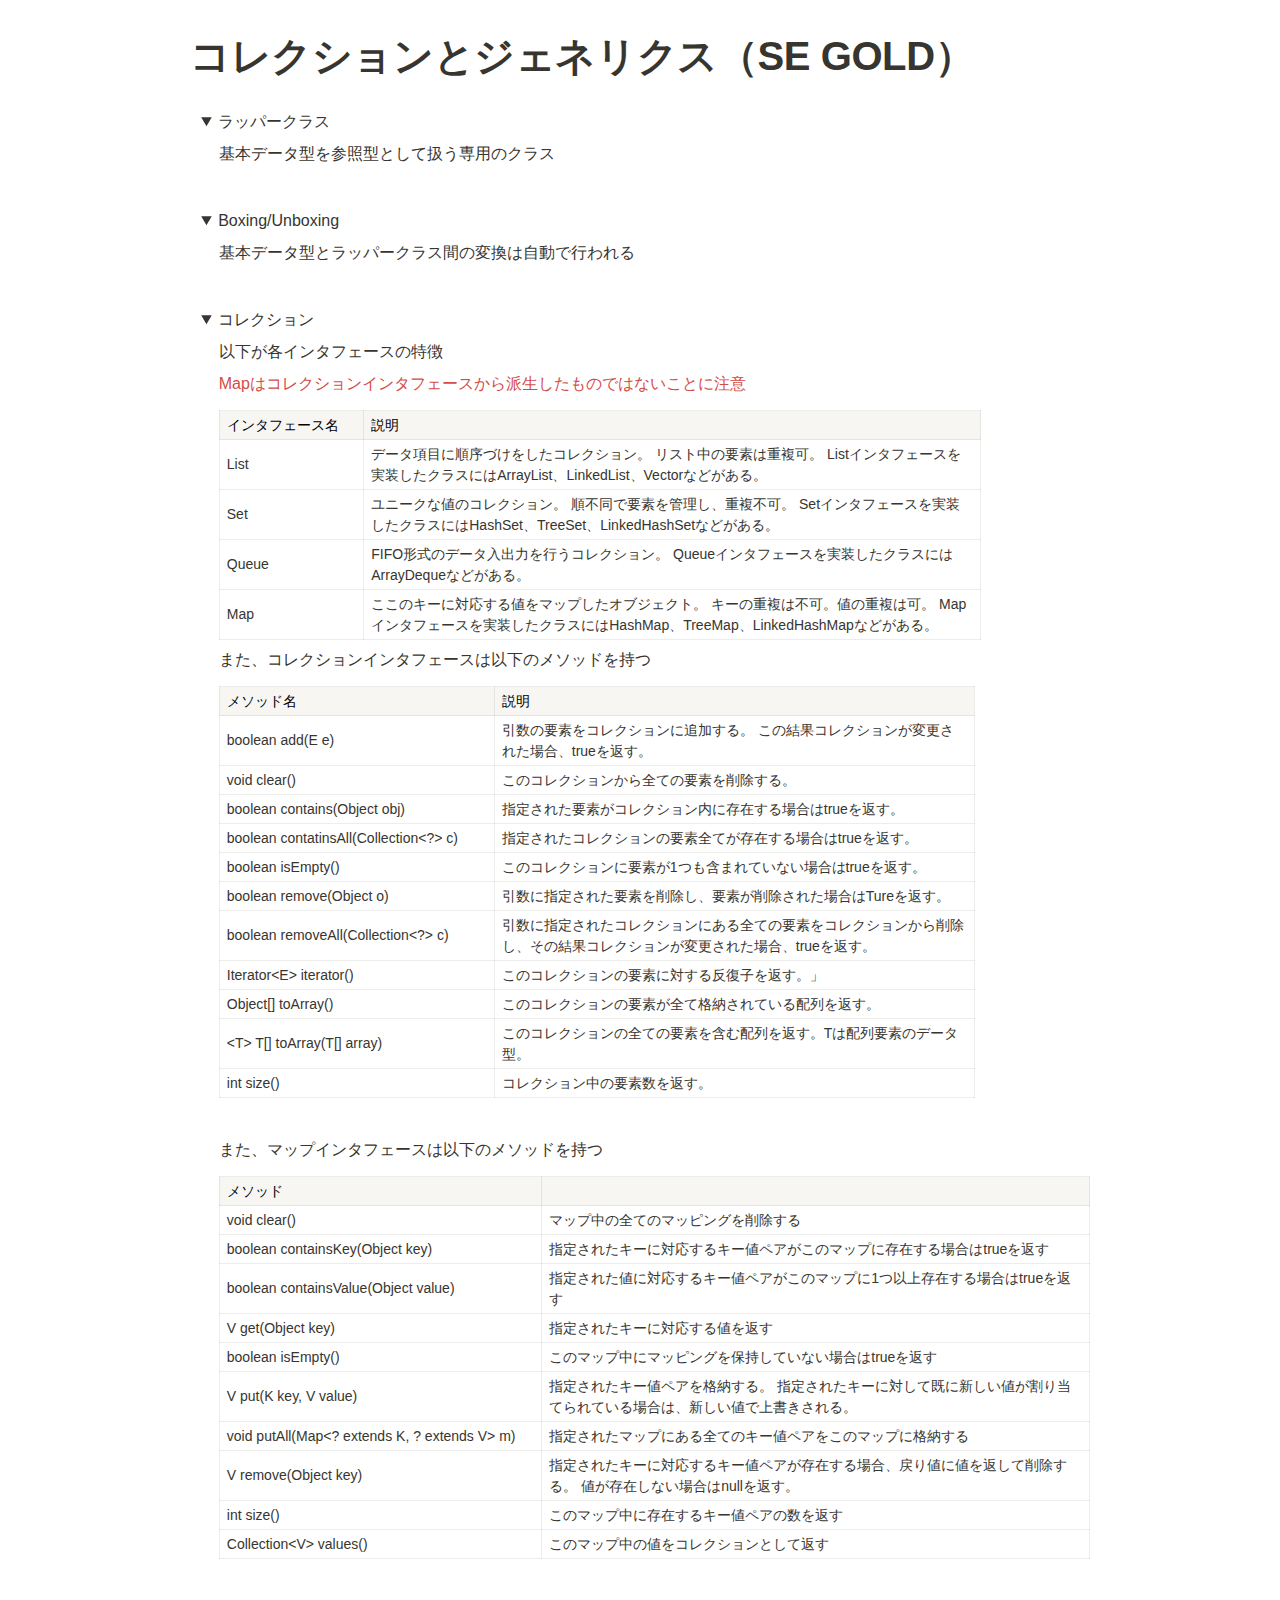
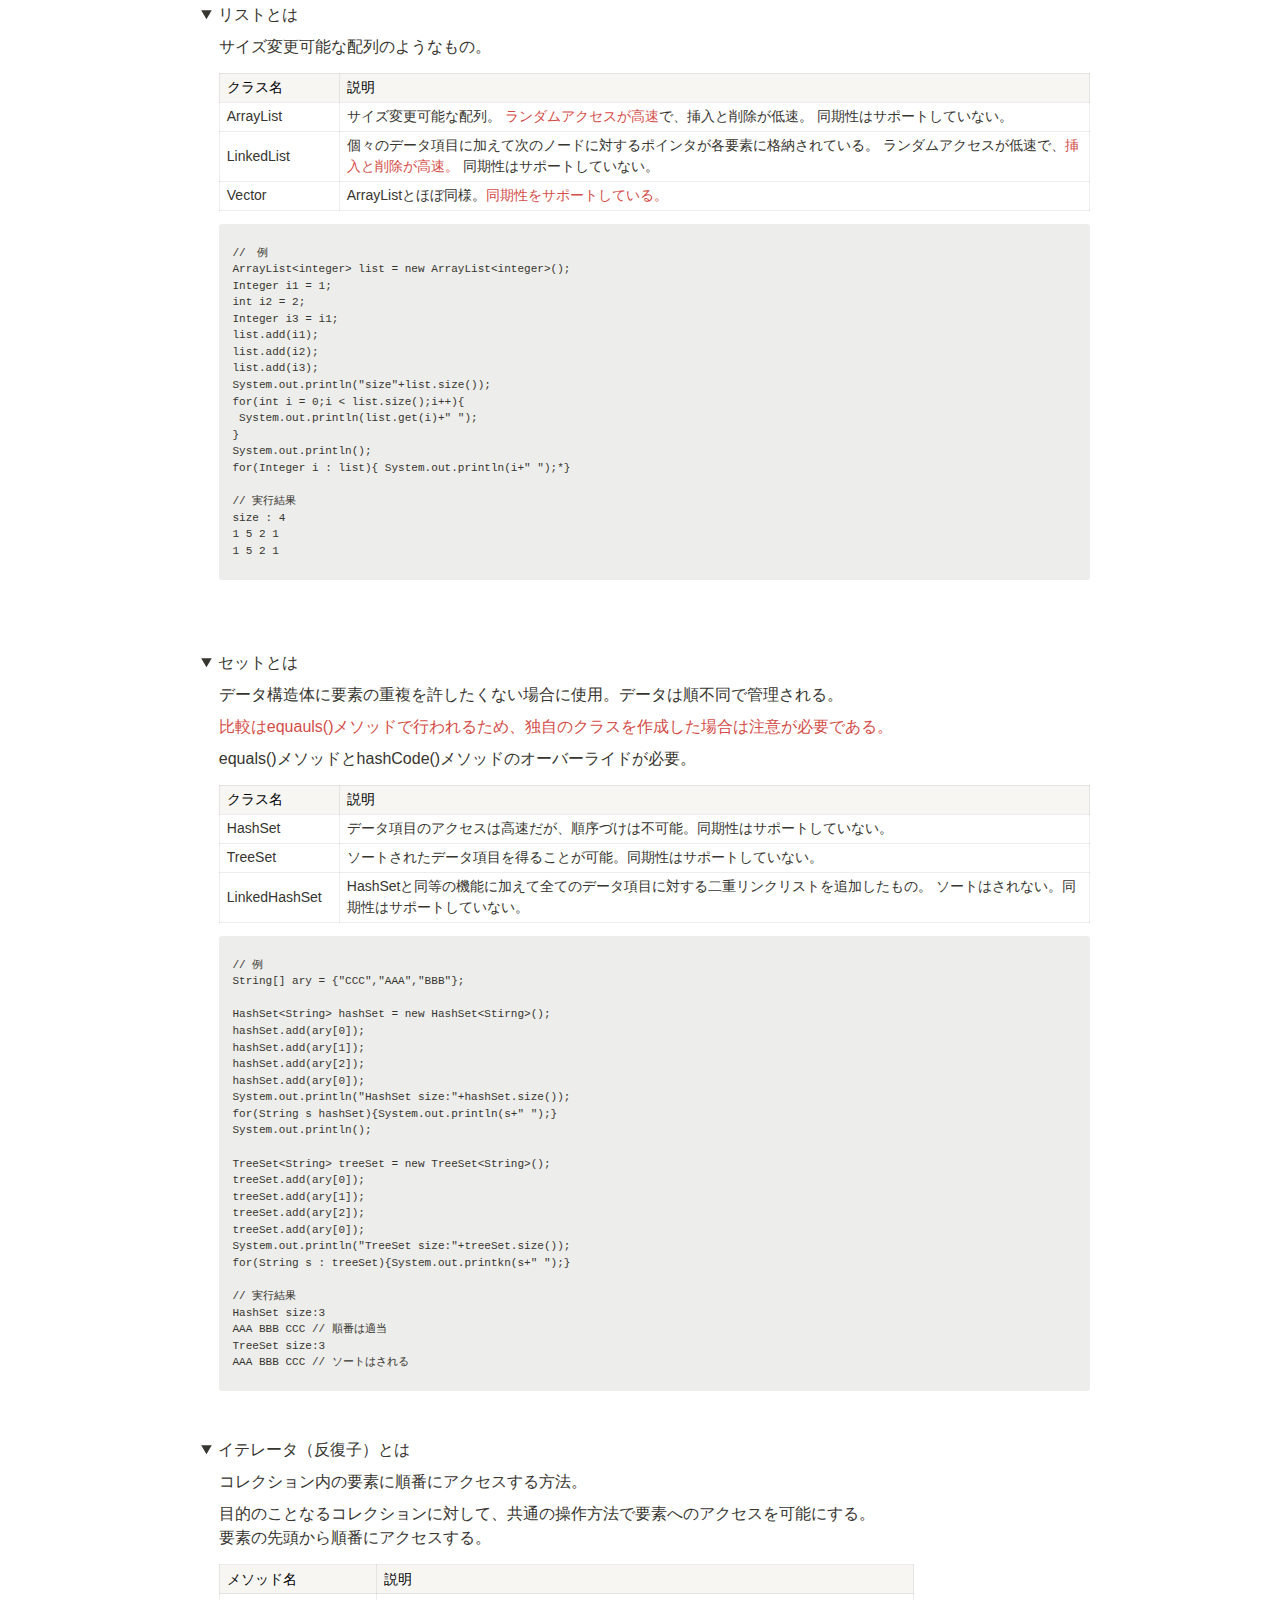
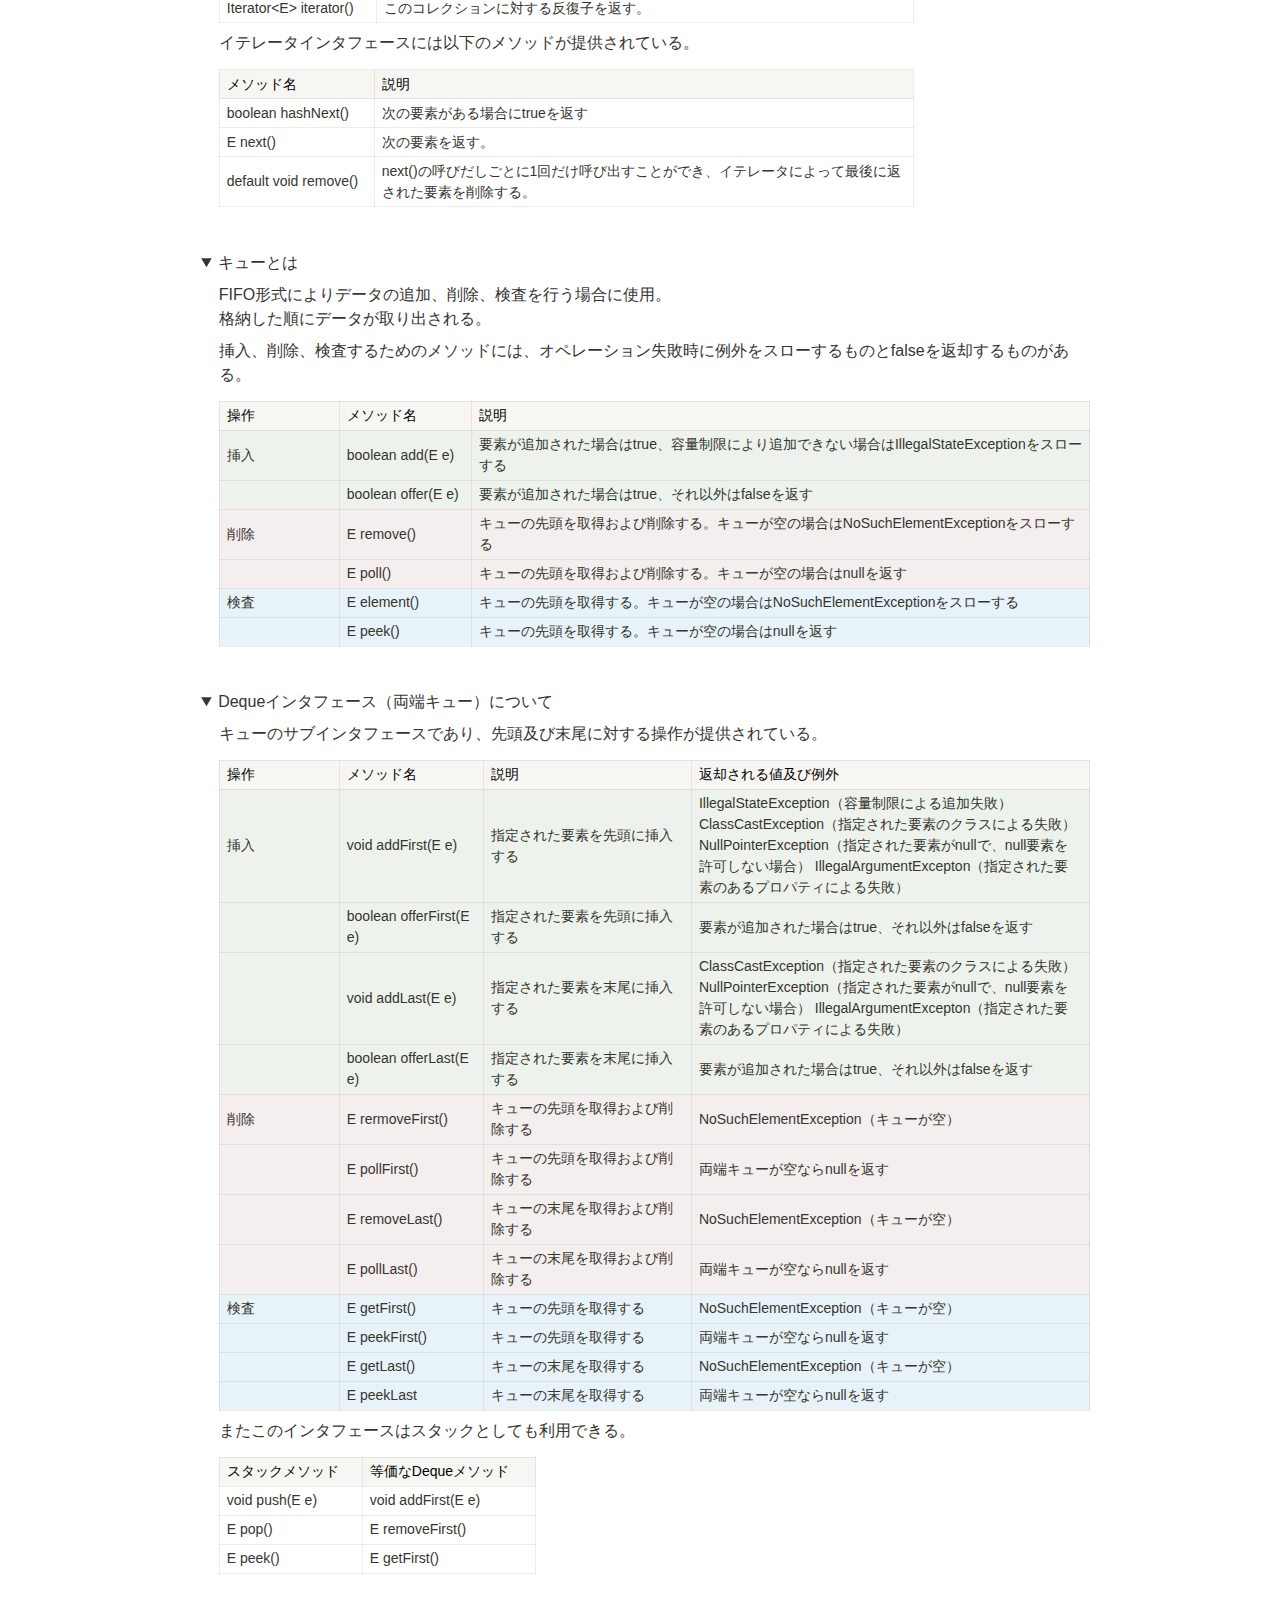
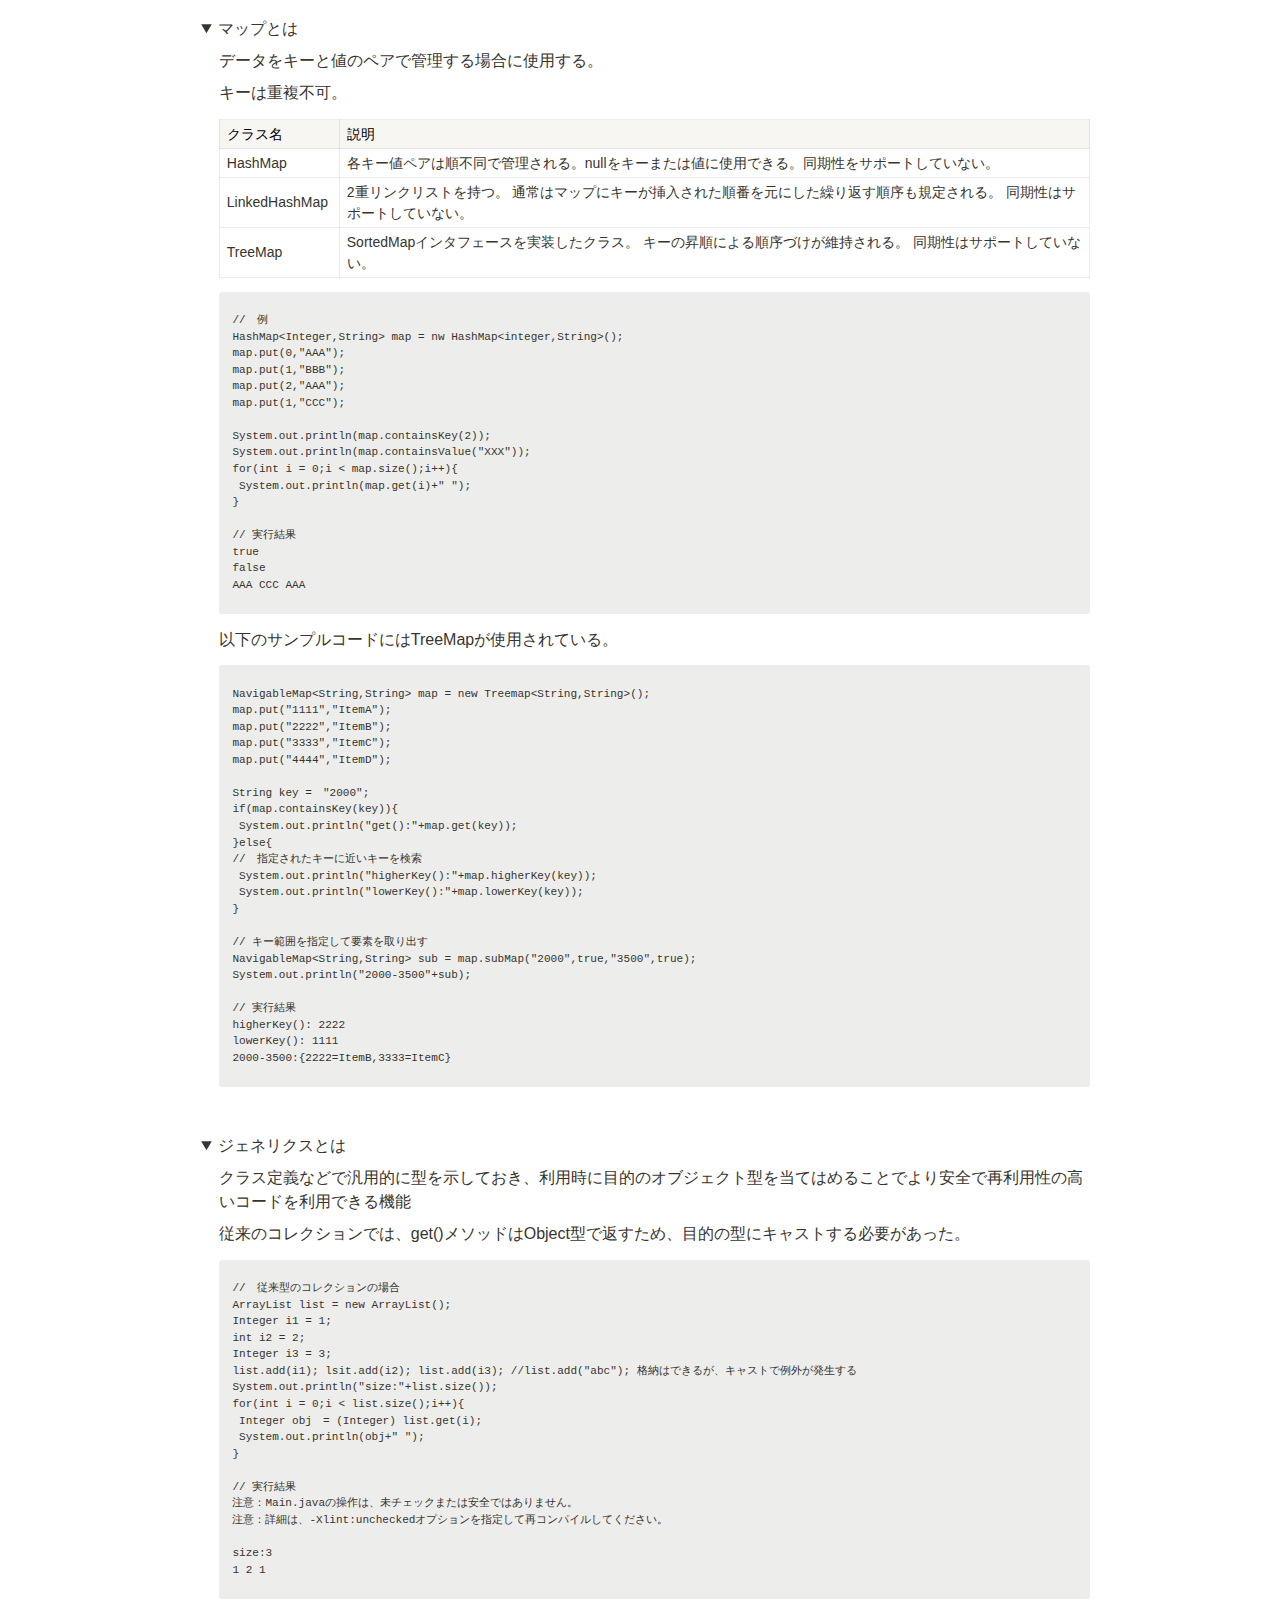
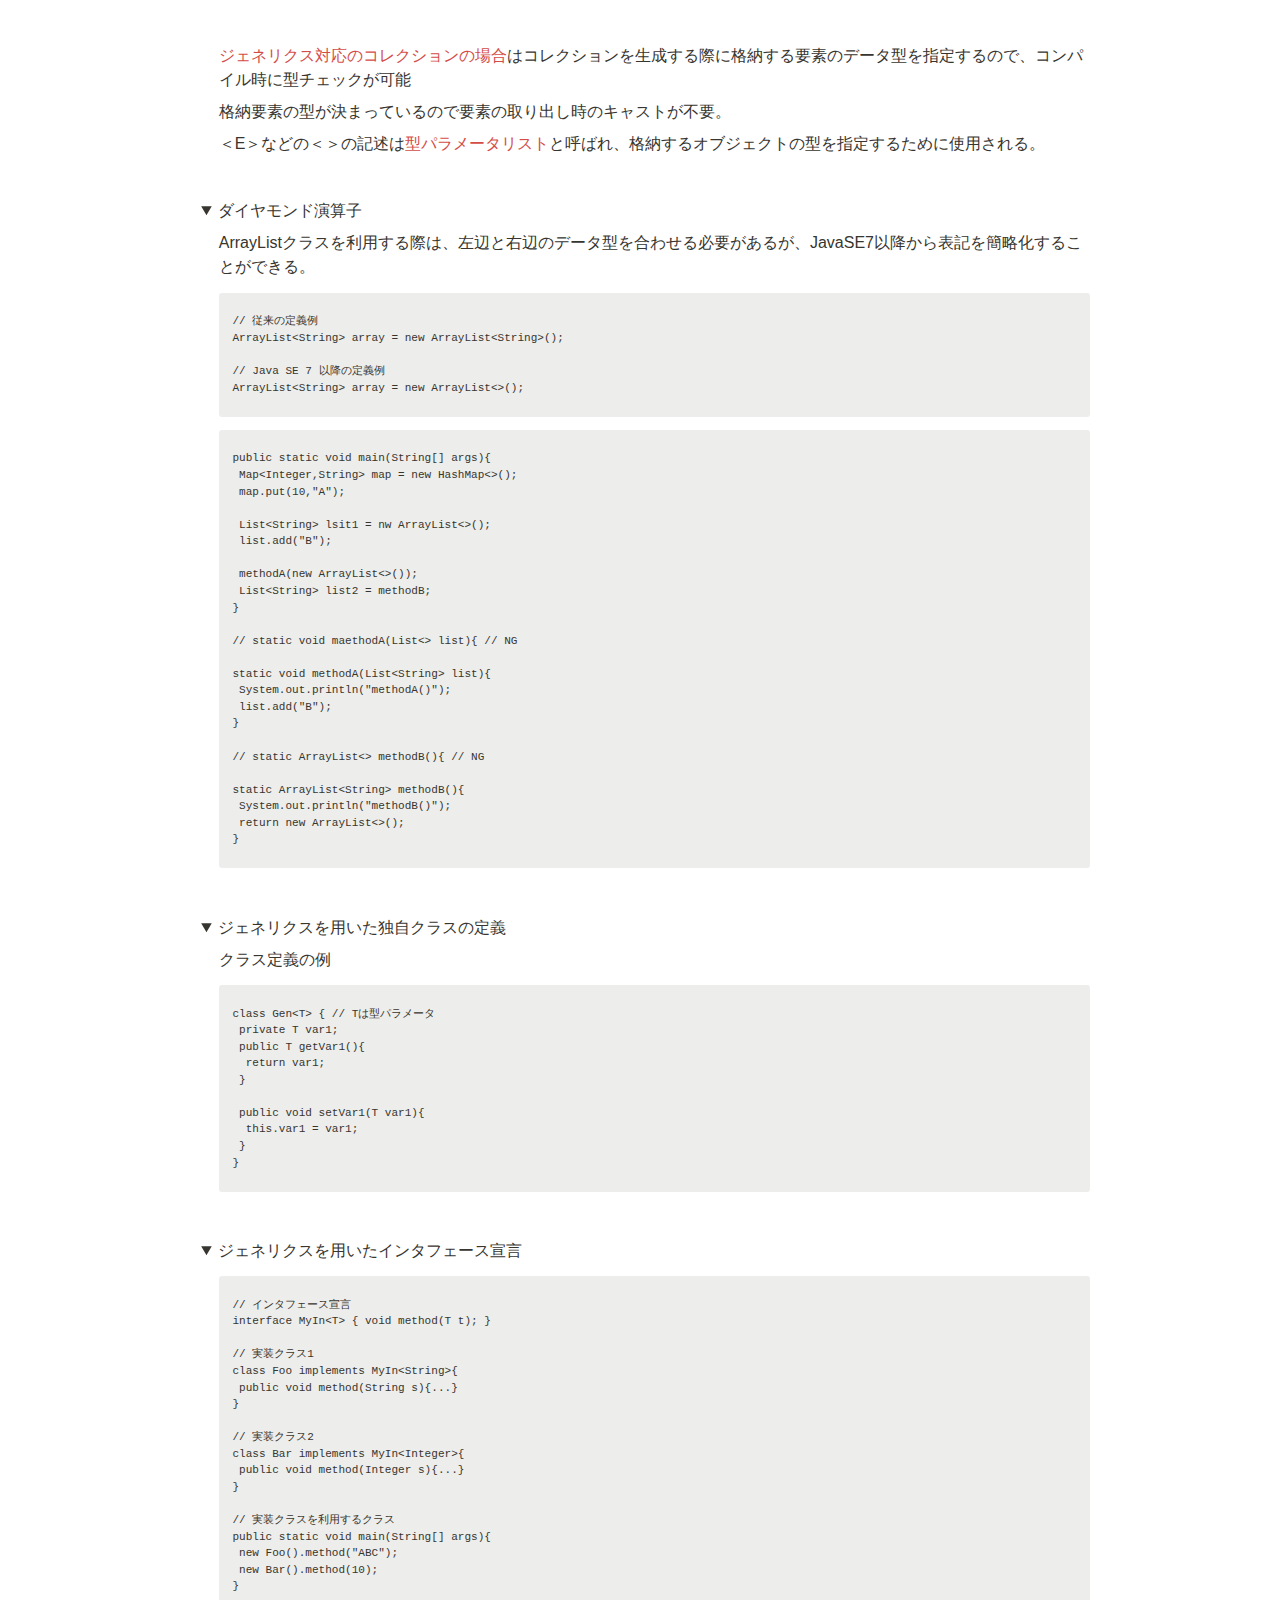
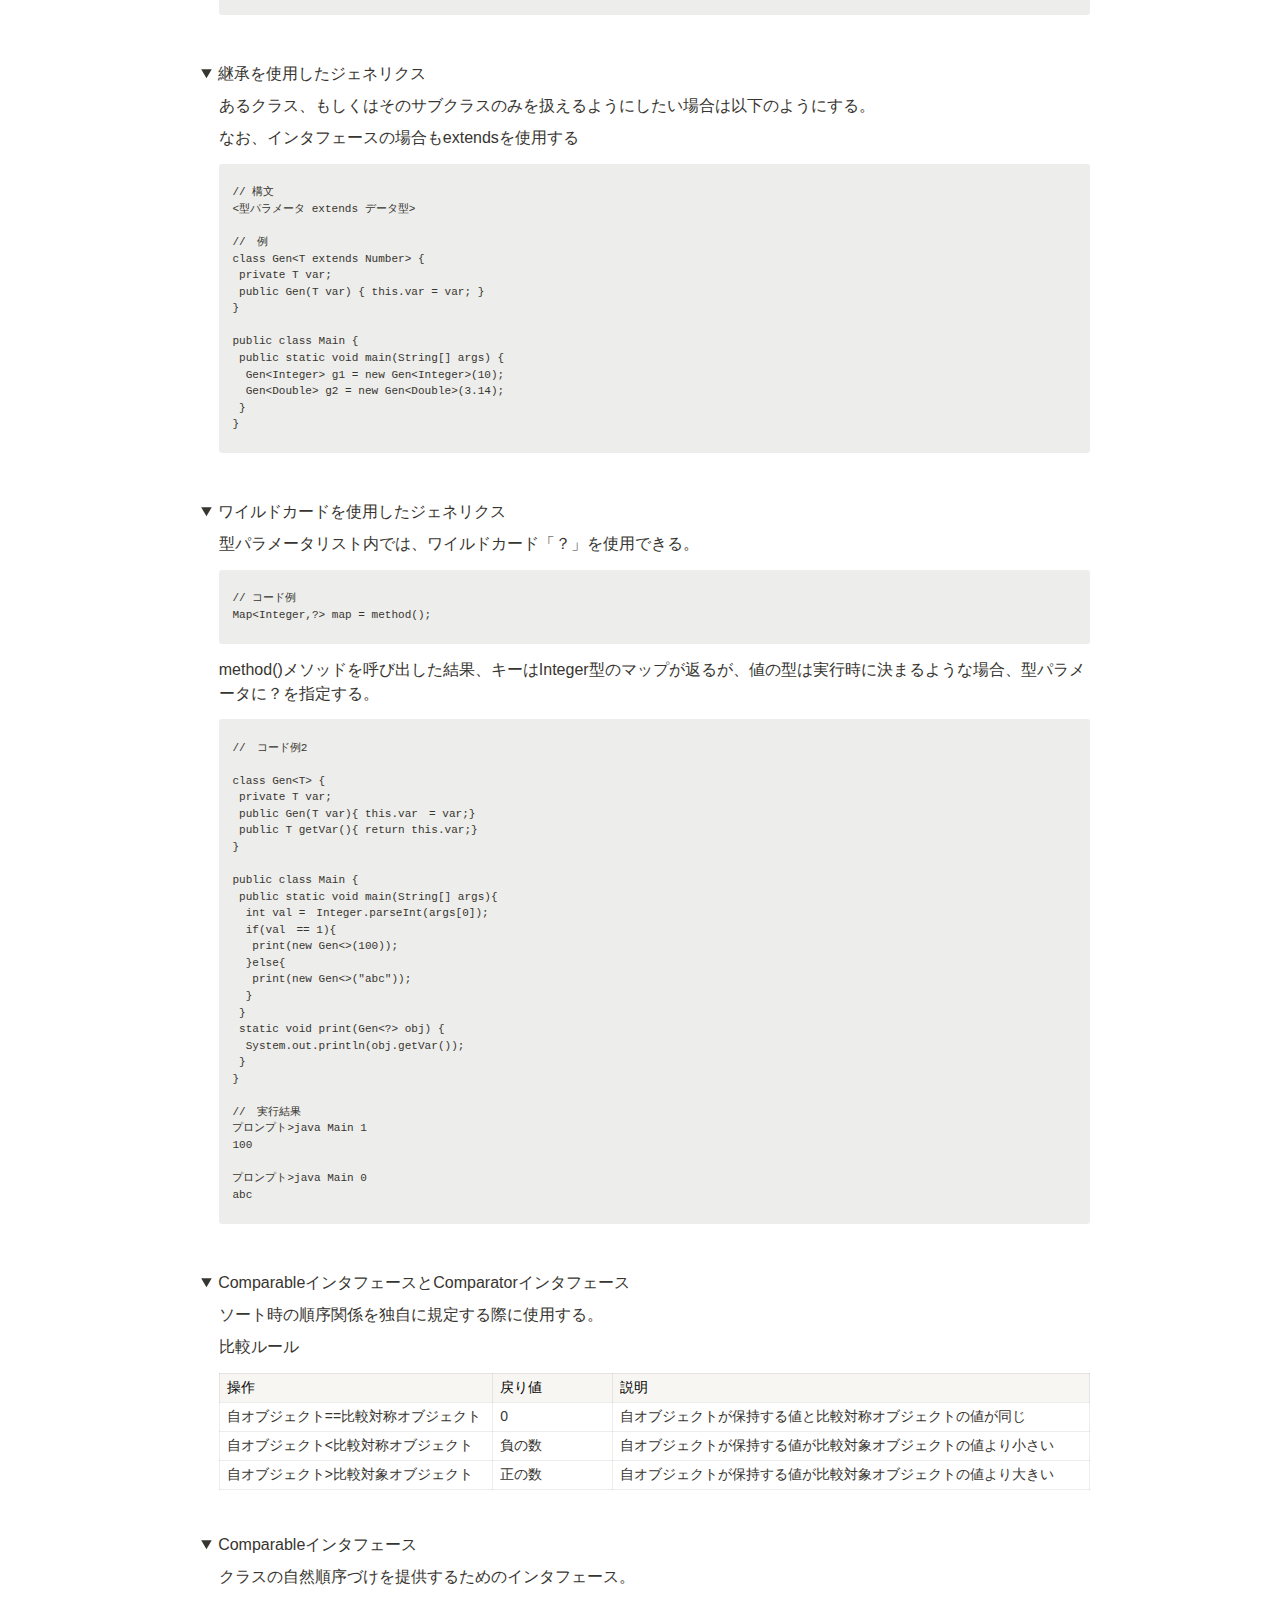
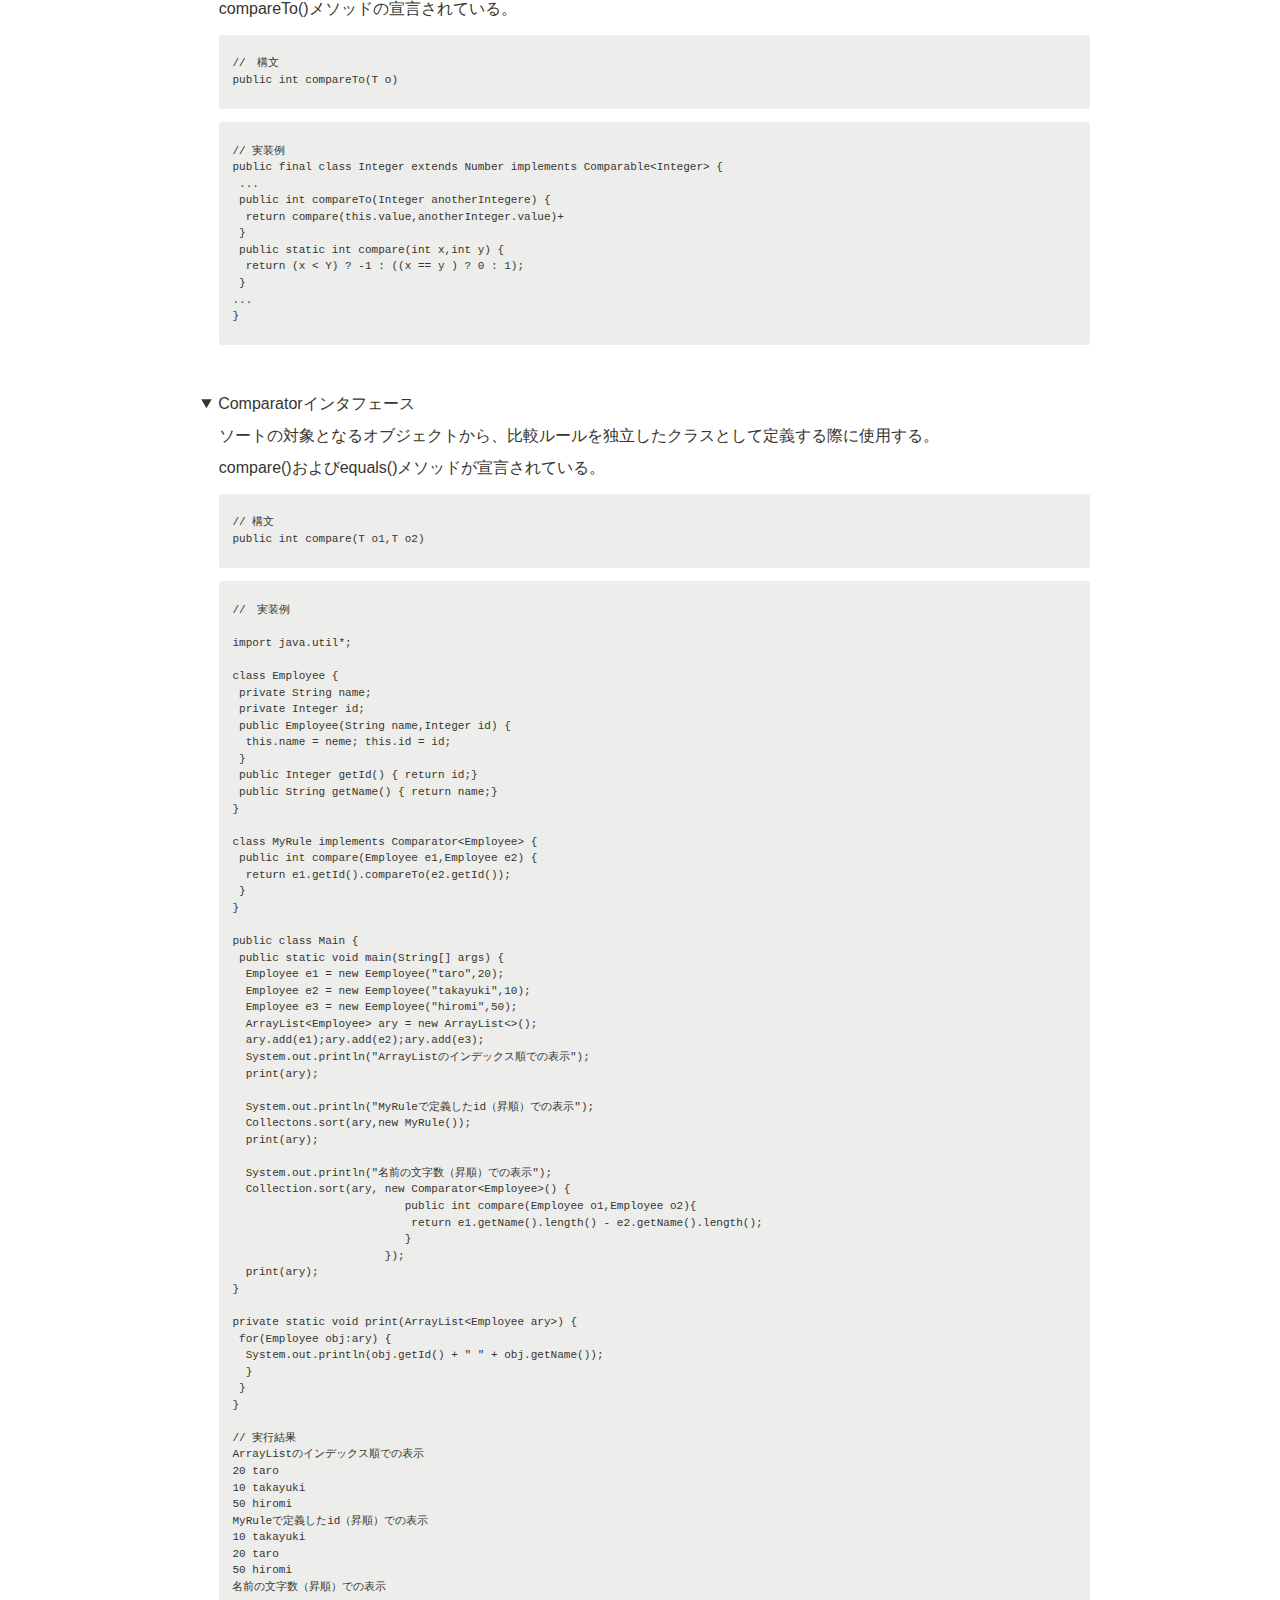
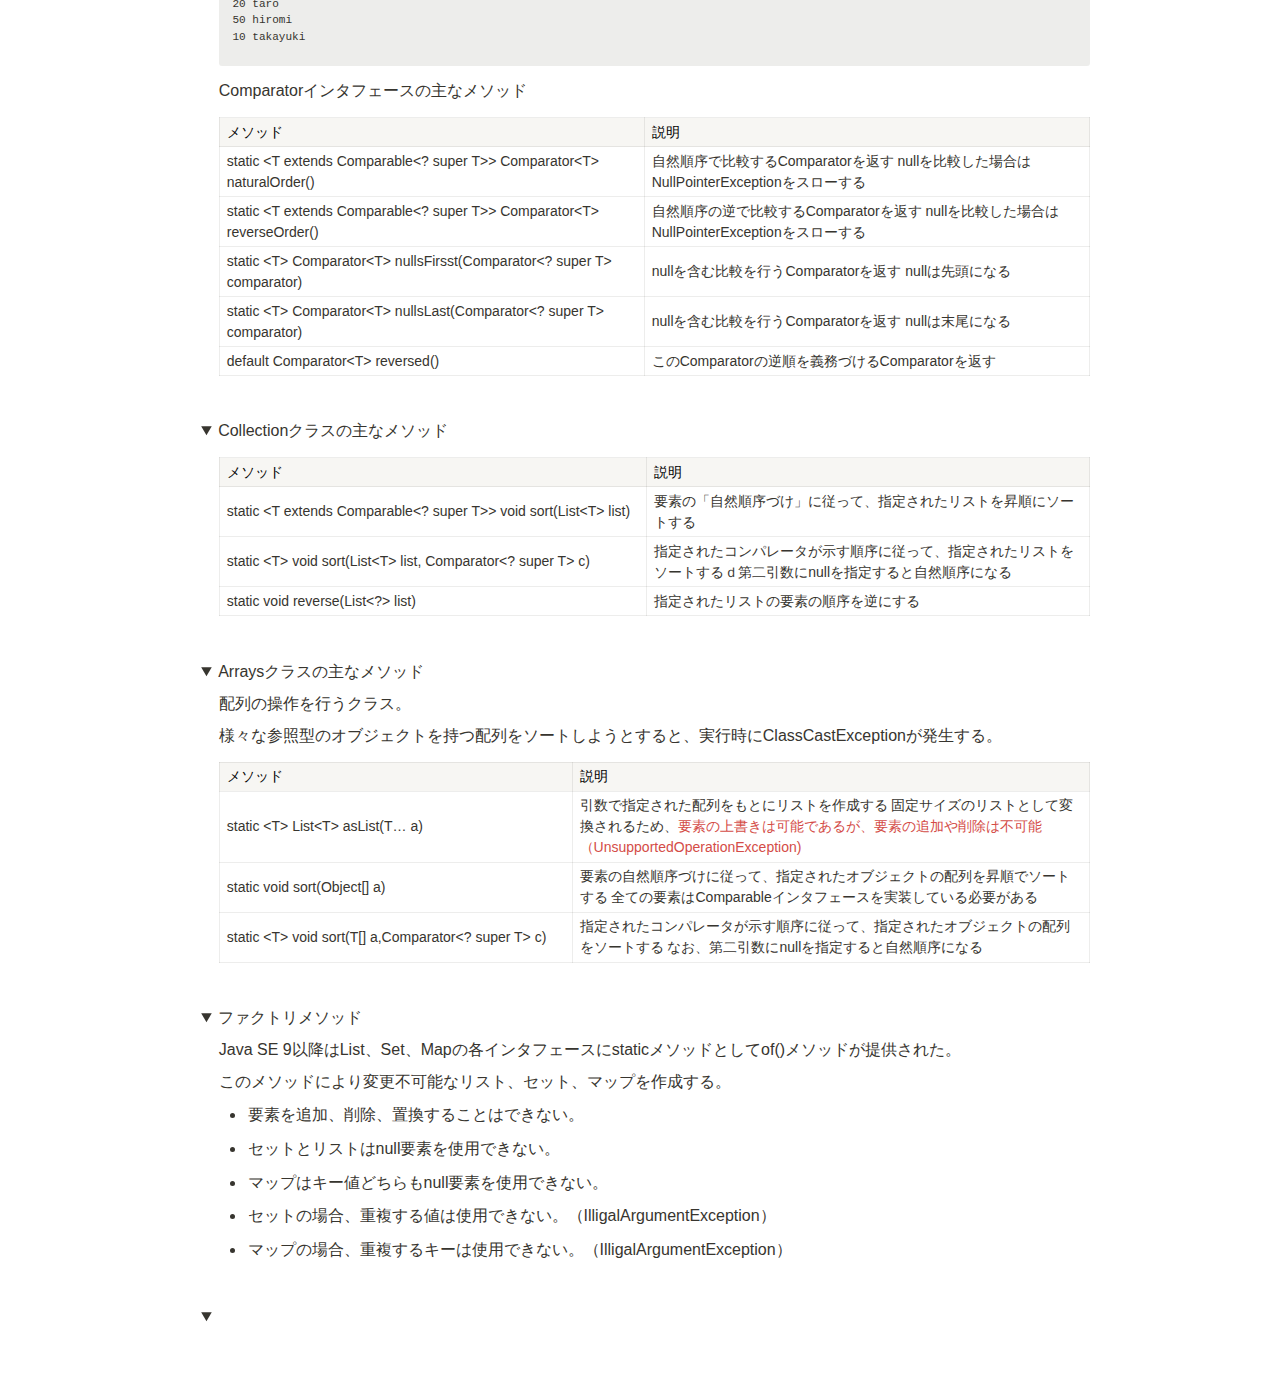
<file: java/Java_collection.html>
<html><head><meta http-equiv="Content-Type" content="text/html; charset=utf-8"/><title>コレクションとジェネリクス（SE GOLD）</title><style>
/* cspell:disable-file */
/* webkit printing magic: print all background colors */
html {
	-webkit-print-color-adjust: exact;
}
* {
	box-sizing: border-box;
	-webkit-print-color-adjust: exact;
}

html,
body {
	margin: 0;
	padding: 0;
}
@media only screen {
	body {
		margin: 2em auto;
		max-width: 900px;
		color: rgb(55, 53, 47);
	}
}

body {
	line-height: 1.5;
	white-space: pre-wrap;
}

a,
a.visited {
	color: inherit;
	text-decoration: underline;
}

.pdf-relative-link-path {
	font-size: 80%;
	color: #444;
}

h1,
h2,
h3 {
	letter-spacing: -0.01em;
	line-height: 1.2;
	font-weight: 600;
	margin-bottom: 0;
}

.page-title {
	font-size: 2.5rem;
	font-weight: 700;
	margin-top: 0;
	margin-bottom: 0.75em;
}

h1 {
	font-size: 1.875rem;
	margin-top: 1.875rem;
}

h2 {
	font-size: 1.5rem;
	margin-top: 1.5rem;
}

h3 {
	font-size: 1.25rem;
	margin-top: 1.25rem;
}

.source {
	border: 1px solid #ddd;
	border-radius: 3px;
	padding: 1.5em;
	word-break: break-all;
}

.callout {
	border-radius: 3px;
	padding: 1rem;
}

figure {
	margin: 1.25em 0;
	page-break-inside: avoid;
}

figcaption {
	opacity: 0.5;
	font-size: 85%;
	margin-top: 0.5em;
}

mark {
	background-color: transparent;
}

.indented {
	padding-left: 1.5em;
}

hr {
	background: transparent;
	display: block;
	width: 100%;
	height: 1px;
	visibility: visible;
	border: none;
	border-bottom: 1px solid rgba(55, 53, 47, 0.09);
}

img {
	max-width: 100%;
}

@media only print {
	img {
		max-height: 100vh;
		object-fit: contain;
	}
}

@page {
	margin: 1in;
}

.collection-content {
	font-size: 0.875rem;
}

.column-list {
	display: flex;
	justify-content: space-between;
}

.column {
	padding: 0 1em;
}

.column:first-child {
	padding-left: 0;
}

.column:last-child {
	padding-right: 0;
}

.table_of_contents-item {
	display: block;
	font-size: 0.875rem;
	line-height: 1.3;
	padding: 0.125rem;
}

.table_of_contents-indent-1 {
	margin-left: 1.5rem;
}

.table_of_contents-indent-2 {
	margin-left: 3rem;
}

.table_of_contents-indent-3 {
	margin-left: 4.5rem;
}

.table_of_contents-link {
	text-decoration: none;
	opacity: 0.7;
	border-bottom: 1px solid rgba(55, 53, 47, 0.18);
}

table,
th,
td {
	border: 1px solid rgba(55, 53, 47, 0.09);
	border-collapse: collapse;
}

table {
	border-left: none;
	border-right: none;
}

th,
td {
	font-weight: normal;
	padding: 0.25em 0.5em;
	line-height: 1.5;
	min-height: 1.5em;
	text-align: left;
}

th {
	color: rgba(55, 53, 47, 0.6);
}

ol,
ul {
	margin: 0;
	margin-block-start: 0.6em;
	margin-block-end: 0.6em;
}

li > ol:first-child,
li > ul:first-child {
	margin-block-start: 0.6em;
}

ul > li {
	list-style: disc;
}

ul.to-do-list {
	padding-inline-start: 0;
}

ul.to-do-list > li {
	list-style: none;
}

.to-do-children-checked {
	text-decoration: line-through;
	opacity: 0.375;
}

ul.toggle > li {
	list-style: none;
}

ul {
	padding-inline-start: 1.7em;
}

ul > li {
	padding-left: 0.1em;
}

ol {
	padding-inline-start: 1.6em;
}

ol > li {
	padding-left: 0.2em;
}

.mono ol {
	padding-inline-start: 2em;
}

.mono ol > li {
	text-indent: -0.4em;
}

.toggle {
	padding-inline-start: 0em;
	list-style-type: none;
}

/* Indent toggle children */
.toggle > li > details {
	padding-left: 1.7em;
}

.toggle > li > details > summary {
	margin-left: -1.1em;
}

.selected-value {
	display: inline-block;
	padding: 0 0.5em;
	background: rgba(206, 205, 202, 0.5);
	border-radius: 3px;
	margin-right: 0.5em;
	margin-top: 0.3em;
	margin-bottom: 0.3em;
	white-space: nowrap;
}

.collection-title {
	display: inline-block;
	margin-right: 1em;
}

.simple-table {
	margin-top: 1em;
	font-size: 0.875rem;
	empty-cells: show;
}
.simple-table td {
	height: 29px;
	min-width: 120px;
}

.simple-table th {
	height: 29px;
	min-width: 120px;
}

.simple-table-header-color {
	background: rgb(247, 246, 243);
	color: black;
}
.simple-table-header {
	font-weight: 500;
}

time {
	opacity: 0.5;
}

.icon {
	display: inline-block;
	max-width: 1.2em;
	max-height: 1.2em;
	text-decoration: none;
	vertical-align: text-bottom;
	margin-right: 0.5em;
}

img.icon {
	border-radius: 3px;
}

.user-icon {
	width: 1.5em;
	height: 1.5em;
	border-radius: 100%;
	margin-right: 0.5rem;
}

.user-icon-inner {
	font-size: 0.8em;
}

.text-icon {
	border: 1px solid #000;
	text-align: center;
}

.page-cover-image {
	display: block;
	object-fit: cover;
	width: 100%;
	max-height: 30vh;
}

.page-header-icon {
	font-size: 3rem;
	margin-bottom: 1rem;
}

.page-header-icon-with-cover {
	margin-top: -0.72em;
	margin-left: 0.07em;
}

.page-header-icon img {
	border-radius: 3px;
}

.link-to-page {
	margin: 1em 0;
	padding: 0;
	border: none;
	font-weight: 500;
}

p > .user {
	opacity: 0.5;
}

td > .user,
td > time {
	white-space: nowrap;
}

input[type="checkbox"] {
	transform: scale(1.5);
	margin-right: 0.6em;
	vertical-align: middle;
}

p {
	margin-top: 0.5em;
	margin-bottom: 0.5em;
}

.image {
	border: none;
	margin: 1.5em 0;
	padding: 0;
	border-radius: 0;
	text-align: center;
}

.code,
code {
	background: rgba(135, 131, 120, 0.15);
	border-radius: 3px;
	padding: 0.2em 0.4em;
	border-radius: 3px;
	font-size: 85%;
	tab-size: 2;
}

code {
	color: #eb5757;
}

.code {
	padding: 1.5em 1em;
}

.code-wrap {
	white-space: pre-wrap;
	word-break: break-all;
}

.code > code {
	background: none;
	padding: 0;
	font-size: 100%;
	color: inherit;
}

blockquote {
	font-size: 1.25em;
	margin: 1em 0;
	padding-left: 1em;
	border-left: 3px solid rgb(55, 53, 47);
}

.bookmark {
	text-decoration: none;
	max-height: 8em;
	padding: 0;
	display: flex;
	width: 100%;
	align-items: stretch;
}

.bookmark-title {
	font-size: 0.85em;
	overflow: hidden;
	text-overflow: ellipsis;
	height: 1.75em;
	white-space: nowrap;
}

.bookmark-text {
	display: flex;
	flex-direction: column;
}

.bookmark-info {
	flex: 4 1 180px;
	padding: 12px 14px 14px;
	display: flex;
	flex-direction: column;
	justify-content: space-between;
}

.bookmark-image {
	width: 33%;
	flex: 1 1 180px;
	display: block;
	position: relative;
	object-fit: cover;
	border-radius: 1px;
}

.bookmark-description {
	color: rgba(55, 53, 47, 0.6);
	font-size: 0.75em;
	overflow: hidden;
	max-height: 4.5em;
	word-break: break-word;
}

.bookmark-href {
	font-size: 0.75em;
	margin-top: 0.25em;
}

.sans { font-family: ui-sans-serif, -apple-system, BlinkMacSystemFont, "Segoe UI", Helvetica, "Apple Color Emoji", Arial, sans-serif, "Segoe UI Emoji", "Segoe UI Symbol"; }
.code { font-family: "SFMono-Regular", Menlo, Consolas, "PT Mono", "Liberation Mono", Courier, monospace; }
.serif { font-family: Lyon-Text, Georgia, ui-serif, serif; }
.mono { font-family: iawriter-mono, Nitti, Menlo, Courier, monospace; }
.pdf .sans { font-family: Inter, ui-sans-serif, -apple-system, BlinkMacSystemFont, "Segoe UI", Helvetica, "Apple Color Emoji", Arial, sans-serif, "Segoe UI Emoji", "Segoe UI Symbol", 'Twemoji', 'Noto Color Emoji', 'Noto Sans CJK JP'; }
.pdf:lang(zh-CN) .sans { font-family: Inter, ui-sans-serif, -apple-system, BlinkMacSystemFont, "Segoe UI", Helvetica, "Apple Color Emoji", Arial, sans-serif, "Segoe UI Emoji", "Segoe UI Symbol", 'Twemoji', 'Noto Color Emoji', 'Noto Sans CJK SC'; }
.pdf:lang(zh-TW) .sans { font-family: Inter, ui-sans-serif, -apple-system, BlinkMacSystemFont, "Segoe UI", Helvetica, "Apple Color Emoji", Arial, sans-serif, "Segoe UI Emoji", "Segoe UI Symbol", 'Twemoji', 'Noto Color Emoji', 'Noto Sans CJK TC'; }
.pdf:lang(ko-KR) .sans { font-family: Inter, ui-sans-serif, -apple-system, BlinkMacSystemFont, "Segoe UI", Helvetica, "Apple Color Emoji", Arial, sans-serif, "Segoe UI Emoji", "Segoe UI Symbol", 'Twemoji', 'Noto Color Emoji', 'Noto Sans CJK KR'; }
.pdf .code { font-family: Source Code Pro, "SFMono-Regular", Menlo, Consolas, "PT Mono", "Liberation Mono", Courier, monospace, 'Twemoji', 'Noto Color Emoji', 'Noto Sans Mono CJK JP'; }
.pdf:lang(zh-CN) .code { font-family: Source Code Pro, "SFMono-Regular", Menlo, Consolas, "PT Mono", "Liberation Mono", Courier, monospace, 'Twemoji', 'Noto Color Emoji', 'Noto Sans Mono CJK SC'; }
.pdf:lang(zh-TW) .code { font-family: Source Code Pro, "SFMono-Regular", Menlo, Consolas, "PT Mono", "Liberation Mono", Courier, monospace, 'Twemoji', 'Noto Color Emoji', 'Noto Sans Mono CJK TC'; }
.pdf:lang(ko-KR) .code { font-family: Source Code Pro, "SFMono-Regular", Menlo, Consolas, "PT Mono", "Liberation Mono", Courier, monospace, 'Twemoji', 'Noto Color Emoji', 'Noto Sans Mono CJK KR'; }
.pdf .serif { font-family: PT Serif, Lyon-Text, Georgia, ui-serif, serif, 'Twemoji', 'Noto Color Emoji', 'Noto Serif CJK JP'; }
.pdf:lang(zh-CN) .serif { font-family: PT Serif, Lyon-Text, Georgia, ui-serif, serif, 'Twemoji', 'Noto Color Emoji', 'Noto Serif CJK SC'; }
.pdf:lang(zh-TW) .serif { font-family: PT Serif, Lyon-Text, Georgia, ui-serif, serif, 'Twemoji', 'Noto Color Emoji', 'Noto Serif CJK TC'; }
.pdf:lang(ko-KR) .serif { font-family: PT Serif, Lyon-Text, Georgia, ui-serif, serif, 'Twemoji', 'Noto Color Emoji', 'Noto Serif CJK KR'; }
.pdf .mono { font-family: PT Mono, iawriter-mono, Nitti, Menlo, Courier, monospace, 'Twemoji', 'Noto Color Emoji', 'Noto Sans Mono CJK JP'; }
.pdf:lang(zh-CN) .mono { font-family: PT Mono, iawriter-mono, Nitti, Menlo, Courier, monospace, 'Twemoji', 'Noto Color Emoji', 'Noto Sans Mono CJK SC'; }
.pdf:lang(zh-TW) .mono { font-family: PT Mono, iawriter-mono, Nitti, Menlo, Courier, monospace, 'Twemoji', 'Noto Color Emoji', 'Noto Sans Mono CJK TC'; }
.pdf:lang(ko-KR) .mono { font-family: PT Mono, iawriter-mono, Nitti, Menlo, Courier, monospace, 'Twemoji', 'Noto Color Emoji', 'Noto Sans Mono CJK KR'; }
.highlight-default {
	color: rgba(55, 53, 47, 1);
}
.highlight-gray {
	color: rgba(120, 119, 116, 1);
	fill: rgba(120, 119, 116, 1);
}
.highlight-brown {
	color: rgba(159, 107, 83, 1);
	fill: rgba(159, 107, 83, 1);
}
.highlight-orange {
	color: rgba(217, 115, 13, 1);
	fill: rgba(217, 115, 13, 1);
}
.highlight-yellow {
	color: rgba(203, 145, 47, 1);
	fill: rgba(203, 145, 47, 1);
}
.highlight-teal {
	color: rgba(68, 131, 97, 1);
	fill: rgba(68, 131, 97, 1);
}
.highlight-blue {
	color: rgba(51, 126, 169, 1);
	fill: rgba(51, 126, 169, 1);
}
.highlight-purple {
	color: rgba(144, 101, 176, 1);
	fill: rgba(144, 101, 176, 1);
}
.highlight-pink {
	color: rgba(193, 76, 138, 1);
	fill: rgba(193, 76, 138, 1);
}
.highlight-red {
	color: rgba(212, 76, 71, 1);
	fill: rgba(212, 76, 71, 1);
}
.highlight-gray_background {
	background: rgba(241, 241, 239, 1);
}
.highlight-brown_background {
	background: rgba(244, 238, 238, 1);
}
.highlight-orange_background {
	background: rgba(251, 236, 221, 1);
}
.highlight-yellow_background {
	background: rgba(251, 243, 219, 1);
}
.highlight-teal_background {
	background: rgba(237, 243, 236, 1);
}
.highlight-blue_background {
	background: rgba(231, 243, 248, 1);
}
.highlight-purple_background {
	background: rgba(244, 240, 247, 0.8);
}
.highlight-pink_background {
	background: rgba(249, 238, 243, 0.8);
}
.highlight-red_background {
	background: rgba(253, 235, 236, 1);
}
.block-color-default {
	color: inherit;
	fill: inherit;
}
.block-color-gray {
	color: rgba(120, 119, 116, 1);
	fill: rgba(120, 119, 116, 1);
}
.block-color-brown {
	color: rgba(159, 107, 83, 1);
	fill: rgba(159, 107, 83, 1);
}
.block-color-orange {
	color: rgba(217, 115, 13, 1);
	fill: rgba(217, 115, 13, 1);
}
.block-color-yellow {
	color: rgba(203, 145, 47, 1);
	fill: rgba(203, 145, 47, 1);
}
.block-color-teal {
	color: rgba(68, 131, 97, 1);
	fill: rgba(68, 131, 97, 1);
}
.block-color-blue {
	color: rgba(51, 126, 169, 1);
	fill: rgba(51, 126, 169, 1);
}
.block-color-purple {
	color: rgba(144, 101, 176, 1);
	fill: rgba(144, 101, 176, 1);
}
.block-color-pink {
	color: rgba(193, 76, 138, 1);
	fill: rgba(193, 76, 138, 1);
}
.block-color-red {
	color: rgba(212, 76, 71, 1);
	fill: rgba(212, 76, 71, 1);
}
.block-color-gray_background {
	background: rgba(241, 241, 239, 1);
}
.block-color-brown_background {
	background: rgba(244, 238, 238, 1);
}
.block-color-orange_background {
	background: rgba(251, 236, 221, 1);
}
.block-color-yellow_background {
	background: rgba(251, 243, 219, 1);
}
.block-color-teal_background {
	background: rgba(237, 243, 236, 1);
}
.block-color-blue_background {
	background: rgba(231, 243, 248, 1);
}
.block-color-purple_background {
	background: rgba(244, 240, 247, 0.8);
}
.block-color-pink_background {
	background: rgba(249, 238, 243, 0.8);
}
.block-color-red_background {
	background: rgba(253, 235, 236, 1);
}
.select-value-color-pink { background-color: rgba(245, 224, 233, 1); }
.select-value-color-purple { background-color: rgba(232, 222, 238, 1); }
.select-value-color-green { background-color: rgba(219, 237, 219, 1); }
.select-value-color-gray { background-color: rgba(227, 226, 224, 1); }
.select-value-color-translucentGray { background-color: rgba(255, 255, 255, 0.0375); }
.select-value-color-orange { background-color: rgba(250, 222, 201, 1); }
.select-value-color-brown { background-color: rgba(238, 224, 218, 1); }
.select-value-color-red { background-color: rgba(255, 226, 221, 1); }
.select-value-color-yellow { background-color: rgba(253, 236, 200, 1); }
.select-value-color-blue { background-color: rgba(211, 229, 239, 1); }

.checkbox {
	display: inline-flex;
	vertical-align: text-bottom;
	width: 16;
	height: 16;
	background-size: 16px;
	margin-left: 2px;
	margin-right: 5px;
}

.checkbox-on {
	background-image: url("data:image/svg+xml;charset=UTF-8,%3Csvg%20width%3D%2216%22%20height%3D%2216%22%20viewBox%3D%220%200%2016%2016%22%20fill%3D%22none%22%20xmlns%3D%22http%3A%2F%2Fwww.w3.org%2F2000%2Fsvg%22%3E%0A%3Crect%20width%3D%2216%22%20height%3D%2216%22%20fill%3D%22%2358A9D7%22%2F%3E%0A%3Cpath%20d%3D%22M6.71429%2012.2852L14%204.9995L12.7143%203.71436L6.71429%209.71378L3.28571%206.2831L2%207.57092L6.71429%2012.2852Z%22%20fill%3D%22white%22%2F%3E%0A%3C%2Fsvg%3E");
}

.checkbox-off {
	background-image: url("data:image/svg+xml;charset=UTF-8,%3Csvg%20width%3D%2216%22%20height%3D%2216%22%20viewBox%3D%220%200%2016%2016%22%20fill%3D%22none%22%20xmlns%3D%22http%3A%2F%2Fwww.w3.org%2F2000%2Fsvg%22%3E%0A%3Crect%20x%3D%220.75%22%20y%3D%220.75%22%20width%3D%2214.5%22%20height%3D%2214.5%22%20fill%3D%22white%22%20stroke%3D%22%2336352F%22%20stroke-width%3D%221.5%22%2F%3E%0A%3C%2Fsvg%3E");
}
	
</style></head><body><article id="df579528-969d-4c91-b605-8047968a1e12" class="page sans"><header><h1 class="page-title">コレクションとジェネリクス（SE GOLD）</h1></header><div class="page-body"><ul id="18b464db-5fab-4e5f-99c8-569610ef1c9b" class="toggle"><li><details open=""><summary>ラッパークラス</summary><p id="a55d7b0a-4374-4443-ae10-95b152ad4833" class="">基本データ型を参照型として扱う専用のクラス</p></details></li></ul><p id="bf5a26a7-5ef8-4a08-8977-0899eaae1c56" class="">
</p><ul id="032e4e0f-fcaa-4d5b-bd48-c626365b3d03" class="toggle"><li><details open=""><summary>Boxing/Unboxing</summary><p id="8e8bddde-2267-4c26-9bcc-5d94bf7d2dac" class="">基本データ型とラッパークラス間の変換は自動で行われる</p></details></li></ul><p id="5ba71b13-6d12-42ae-937d-32ad2820107b" class="">
</p><ul id="d7417c7e-fa8c-40fd-bcff-e30026a35ece" class="toggle"><li><details open=""><summary>コレクション</summary><p id="d2629765-33e9-43dc-9607-b34ba2788898" class="">以下が各インタフェースの特徴</p><p id="3cc7fc4e-fc90-46dc-a486-98e66237b8fd" class=""><mark class="highlight-red">Mapはコレクションインタフェースから派生したものではないことに注意</mark></p><table id="78b02f62-60c7-4852-80dd-615a608fc055" class="simple-table"><thead class="simple-table-header"><tr id="0aaf9854-9281-402c-93e1-2b16e6753c3a"><th id="rP^b" class="simple-table-header-color simple-table-header" style="width:144.46875px">インタフェース名</th><th id="@qdW" class="simple-table-header-color simple-table-header" style="width:617px">説明</th></tr></thead><tbody><tr id="518acf55-236a-4c7a-9767-6e0342657390"><td id="rP^b" class="" style="width:144.46875px">List</td><td id="@qdW" class="" style="width:617px">データ項目に順序づけをしたコレクション。
リスト中の要素は重複可。
Listインタフェースを実装したクラスにはArrayList、LinkedList、Vectorなどがある。</td></tr><tr id="3ba311d8-3bf7-4129-9fcc-90b86a7062bb"><td id="rP^b" class="" style="width:144.46875px">Set</td><td id="@qdW" class="" style="width:617px">ユニークな値のコレクション。
順不同で要素を管理し、重複不可。
Setインタフェースを実装したクラスにはHashSet、TreeSet、LinkedHashSetなどがある。</td></tr><tr id="4244d808-d6a6-45e2-9e96-5385ec118e4b"><td id="rP^b" class="" style="width:144.46875px">Queue</td><td id="@qdW" class="" style="width:617px">FIFO形式のデータ入出力を行うコレクション。
Queueインタフェースを実装したクラスにはArrayDequeなどがある。</td></tr><tr id="b9a9cc30-6250-450d-9f5d-aa95ce92081f"><td id="rP^b" class="" style="width:144.46875px">Map</td><td id="@qdW" class="" style="width:617px">ここのキーに対応する値をマップしたオブジェクト。
キーの重複は不可。値の重複は可。
Mapインタフェースを実装したクラスにはHashMap、TreeMap、LinkedHashMapなどがある。</td></tr></tbody></table><p id="c1b786fc-ce54-4da7-9806-d6bddac74756" class="">また、コレクションインタフェースは以下のメソッドを持つ</p><table id="495b8dd2-e909-4308-9d20-a1ec384da3b8" class="simple-table"><thead class="simple-table-header"><tr id="7f86c05d-04c9-44a8-acc9-c4112f913466"><th id="hmcP" class="simple-table-header-color simple-table-header" style="width:275px">メソッド名</th><th id="RMTJ" class="simple-table-header-color simple-table-header" style="width:480px">説明</th></tr></thead><tbody><tr id="6939ce50-523e-465e-9c23-b2c1798a02cd"><td id="hmcP" class="" style="width:275px">boolean add(E e)</td><td id="RMTJ" class="" style="width:480px">引数の要素をコレクションに追加する。
この結果コレクションが変更された場合、trueを返す。</td></tr><tr id="204c8682-7436-4bda-ba5e-8fb226868ca1"><td id="hmcP" class="" style="width:275px">void clear()</td><td id="RMTJ" class="" style="width:480px">このコレクションから全ての要素を削除する。</td></tr><tr id="20d89834-a119-4826-9828-1f19df39c542"><td id="hmcP" class="" style="width:275px">boolean contains(Object obj) </td><td id="RMTJ" class="" style="width:480px">指定された要素がコレクション内に存在する場合はtrueを返す。</td></tr><tr id="3ba7bdcf-19dd-4b17-b9fe-2d01718c4e05"><td id="hmcP" class="" style="width:275px">boolean contatinsAll(Collection&lt;?&gt; c)</td><td id="RMTJ" class="" style="width:480px">指定されたコレクションの要素全てが存在する場合はtrueを返す。</td></tr><tr id="94c46c9f-6dd4-4b72-b284-fd053633e3de"><td id="hmcP" class="" style="width:275px">boolean isEmpty()</td><td id="RMTJ" class="" style="width:480px">このコレクションに要素が1つも含まれていない場合はtrueを返す。</td></tr><tr id="895fb4f1-3631-4fa5-8a25-9d325897bea7"><td id="hmcP" class="" style="width:275px">boolean remove(Object o)</td><td id="RMTJ" class="" style="width:480px">引数に指定された要素を削除し、要素が削除された場合はTureを返す。</td></tr><tr id="9bac35c4-0c8a-4a55-8f21-e5cb31eba3f9"><td id="hmcP" class="" style="width:275px">boolean removeAll(Collection&lt;?&gt; c)</td><td id="RMTJ" class="" style="width:480px">引数に指定されたコレクションにある全ての要素をコレクションから削除し、その結果コレクションが変更された場合、trueを返す。</td></tr><tr id="bd2baa86-e996-4f0b-b233-a8912c1f0c5c"><td id="hmcP" class="" style="width:275px">Iterator&lt;E&gt; iterator()</td><td id="RMTJ" class="" style="width:480px">このコレクションの要素に対する反復子を返す。」</td></tr><tr id="1dd3ac3d-bf13-43d7-913f-b61ff9a4f28e"><td id="hmcP" class="" style="width:275px">Object[] toArray()</td><td id="RMTJ" class="" style="width:480px">このコレクションの要素が全て格納されている配列を返す。</td></tr><tr id="88073536-e6b5-477f-8df6-0f511e96db83"><td id="hmcP" class="" style="width:275px">&lt;T&gt; T[] toArray(T[] array)</td><td id="RMTJ" class="" style="width:480px">このコレクションの全ての要素を含む配列を返す。Tは配列要素のデータ型。</td></tr><tr id="4f60ce34-7450-4c87-a49a-6e34f067cb8a"><td id="hmcP" class="" style="width:275px">int size()</td><td id="RMTJ" class="" style="width:480px">コレクション中の要素数を返す。</td></tr></tbody></table><p id="d4cb0177-d152-4d36-967c-224fa629fb2e" class="">
</p><p id="7910152e-4301-42f7-98e2-281b7a805434" class="">また、マップインタフェースは以下のメソッドを持つ</p><table id="f3c1b7f8-041b-4683-8785-10aad766b78e" class="simple-table"><thead class="simple-table-header"><tr id="9eb93710-abfa-473a-bfeb-70ea9e1f4c89"><th id="KEla" class="simple-table-header-color simple-table-header" style="width:339px">メソッド</th><th id="A;xT" class="simple-table-header-color simple-table-header" style="width:588px"></th></tr></thead><tbody><tr id="f6a395da-4cab-4862-9585-0972e6bb6c6c"><td id="KEla" class="" style="width:339px">void clear()</td><td id="A;xT" class="" style="width:588px">マップ中の全てのマッピングを削除する</td></tr><tr id="3d48a77b-13e7-4cd0-8f7d-3ab780ab99a9"><td id="KEla" class="" style="width:339px">boolean containsKey(Object key)</td><td id="A;xT" class="" style="width:588px">指定されたキーに対応するキー値ペアがこのマップに存在する場合はtrueを返す</td></tr><tr id="aa6a8ae6-ba07-4baf-b09f-44a4fa3f8f16"><td id="KEla" class="" style="width:339px">boolean containsValue(Object value)</td><td id="A;xT" class="" style="width:588px">指定された値に対応するキー値ペアがこのマップに1つ以上存在する場合はtrueを返す</td></tr><tr id="83748217-df8d-4579-9dbc-b2d27e87a3b5"><td id="KEla" class="" style="width:339px">V get(Object key)</td><td id="A;xT" class="" style="width:588px">指定されたキーに対応する値を返す</td></tr><tr id="51ae39bc-4b38-49b8-b01a-c60603caaee4"><td id="KEla" class="" style="width:339px">boolean isEmpty()</td><td id="A;xT" class="" style="width:588px">このマップ中にマッピングを保持していない場合はtrueを返す</td></tr><tr id="8678415b-a16d-47bb-b1d3-5d669d55a001"><td id="KEla" class="" style="width:339px">V put(K key, V value)</td><td id="A;xT" class="" style="width:588px">指定されたキー値ペアを格納する。
指定されたキーに対して既に新しい値が割り当てられている場合は、新しい値で上書きされる。</td></tr><tr id="e75a1188-8867-49b0-8f6f-8f666d3545d3"><td id="KEla" class="" style="width:339px">void putAll(Map&lt;? extends K, ? extends V&gt; m)</td><td id="A;xT" class="" style="width:588px">指定されたマップにある全てのキー値ペアをこのマップに格納する</td></tr><tr id="d1902b2e-00a6-4c90-91b8-dc8efdc45aca"><td id="KEla" class="" style="width:339px">V remove(Object key)</td><td id="A;xT" class="" style="width:588px">指定されたキーに対応するキー値ペアが存在する場合、戻り値に値を返して削除する。
値が存在しない場合はnullを返す。</td></tr><tr id="619de24c-8883-493d-8c18-75cbe7fac374"><td id="KEla" class="" style="width:339px">int size()</td><td id="A;xT" class="" style="width:588px">このマップ中に存在するキー値ペアの数を返す</td></tr><tr id="1e0d9c67-7118-4e63-8e8f-6bbcf210ce80"><td id="KEla" class="" style="width:339px">Collection&lt;V&gt; values()</td><td id="A;xT" class="" style="width:588px">このマップ中の値をコレクションとして返す</td></tr></tbody></table></details></li></ul><p id="262e59de-869e-45d1-9b3e-0512c1096e66" class="">
</p><ul id="c85e750c-4d83-40a5-81e9-2097c444c59a" class="toggle"><li><details open=""><summary>リストとは</summary><p id="9d7a194e-2d56-46a7-984f-2b395c6b5188" class="">サイズ変更可能な配列のようなもの。</p><table id="b59697ce-76d7-47e1-85e1-551d4d6150d7" class="simple-table"><thead class="simple-table-header"><tr id="81776308-3e51-46cf-b185-08bbecefdaf5"><th id="D@QH" class="simple-table-header-color simple-table-header">クラス名</th><th id="oI&lt;l" class="simple-table-header-color simple-table-header" style="width:813px">説明</th></tr></thead><tbody><tr id="b4551a27-69a9-4f80-9a25-0acbbcef7e5f"><td id="D@QH" class="">ArrayList</td><td id="oI&lt;l" class="" style="width:813px">サイズ変更可能な配列。
<mark class="highlight-red">ランダムアクセスが高速</mark>で、挿入と削除が低速。
同期性はサポートしていない。</td></tr><tr id="d8a0326e-a130-4f02-80a7-63a4e399a290"><td id="D@QH" class="">LinkedList</td><td id="oI&lt;l" class="" style="width:813px">個々のデータ項目に加えて次のノードに対するポインタが各要素に格納されている。
ランダムアクセスが低速で、<mark class="highlight-red">挿入と削除が高速。</mark>
同期性はサポートしていない。</td></tr><tr id="726a7682-dd4e-49cb-b484-7468b16a0872"><td id="D@QH" class="">Vector</td><td id="oI&lt;l" class="" style="width:813px">ArrayListとほぼ同様。<mark class="highlight-red">同期性をサポートしている。</mark></td></tr></tbody></table><pre id="6c604f39-36f9-4cdb-b23d-f637761c9ee5" class="code"><code>//　例
ArrayList&lt;integer&gt; list = new ArrayList&lt;integer&gt;();
Integer i1 = 1;
int i2 = 2;
Integer i3 = i1;
list.add(i1);
list.add(i2);
list.add(i3);
System.out.println(&quot;size&quot;+list.size());
for(int i = 0;i &lt; list.size();i++){
 System.out.println(list.get(i)+&quot; &quot;);
}
System.out.println();
for(Integer i : list){ System.out.println(i+&quot; &quot;);*}

// 実行結果
size : 4
1 5 2 1
1 5 2 1
</code></pre></details></li></ul><p id="97ac52f4-ca52-4e51-ac06-b13949f8810d" class="">
 </p><ul id="9e3d4e8d-3c66-45fa-ba1c-05bb90e36b24" class="toggle"><li><details open=""><summary>セットとは</summary><p id="805b1f2a-1ff4-47e7-904d-914e22f6d4ed" class="">データ構造体に要素の重複を許したくない場合に使用。データは順不同で管理される。</p><p id="c78a5328-dc83-4f58-9f4f-5c7877648f82" class=""><mark class="highlight-red">比較はequauls()メソッドで行われるため、独自のクラスを作成した場合は注意が必要である。</mark></p><p id="f05da6cc-e113-414a-bb26-8a30a9f8bea9" class="">equals()メソッドとhashCode()メソッドのオーバーライドが必要。</p><table id="1105b252-ae4a-4fbd-a7c5-4b3316b4f39a" class="simple-table"><thead class="simple-table-header"><tr id="7d379e06-5d44-4a4f-b13c-02c00ede61da"><th id="^pbr" class="simple-table-header-color simple-table-header">クラス名</th><th id="q|oz" class="simple-table-header-color simple-table-header" style="width:816px">説明</th></tr></thead><tbody><tr id="9c30d959-f7ba-4bcf-9db0-e1bf3e4f430c"><td id="^pbr" class="">HashSet</td><td id="q|oz" class="" style="width:816px">データ項目のアクセスは高速だが、順序づけは不可能。同期性はサポートしていない。</td></tr><tr id="460ffd87-b017-4d66-b024-be8f7be6b269"><td id="^pbr" class="">TreeSet</td><td id="q|oz" class="" style="width:816px">ソートされたデータ項目を得ることが可能。同期性はサポートしていない。</td></tr><tr id="fd8e957d-a98e-4134-977b-5a67f136cee0"><td id="^pbr" class="">LinkedHashSet</td><td id="q|oz" class="" style="width:816px">HashSetと同等の機能に加えて全てのデータ項目に対する二重リンクリストを追加したもの。
ソートはされない。同期性はサポートしていない。</td></tr></tbody></table><pre id="081a4769-0363-4b80-9127-67f8507695c5" class="code"><code>// 例
String[] ary = {&quot;CCC&quot;,&quot;AAA&quot;,&quot;BBB&quot;};

HashSet&lt;String&gt; hashSet = new HashSet&lt;Stirng&gt;();
hashSet.add(ary[0]);
hashSet.add(ary[1]);
hashSet.add(ary[2]);
hashSet.add(ary[0]);
System.out.println(&quot;HashSet size:&quot;+hashSet.size());
for(String s hashSet){System.out.println(s+&quot; &quot;);}
System.out.println();

TreeSet&lt;String&gt; treeSet = new TreeSet&lt;String&gt;();
treeSet.add(ary[0]);
treeSet.add(ary[1]);
treeSet.add(ary[2]);
treeSet.add(ary[0]);
System.out.println(&quot;TreeSet size:&quot;+treeSet.size());
for(String s : treeSet){System.out.printkn(s+&quot; &quot;);}

// 実行結果
HashSet size:3
AAA BBB CCC // 順番は適当
TreeSet size:3
AAA BBB CCC // ソートはされる</code></pre></details></li></ul><p id="565d4ffa-5a01-4496-93e9-5bb933188b71" class="">
</p><ul id="45ceb350-fb38-465b-b270-59b00b9c4fe8" class="toggle"><li><details open=""><summary>イテレータ（反復子）とは</summary><p id="544026f4-07f1-43a6-96b1-fba993a47fb6" class="">コレクション内の要素に順番にアクセスする方法。</p><p id="1b23af60-11aa-400b-8dcf-b3b0c032f1ef" class="">目的のことなるコレクションに対して、共通の操作方法で要素へのアクセスを可能にする。
要素の先頭から順番にアクセスする。</p><table id="c2a038fe-37cd-42ea-a105-5aa6c22fdac6" class="simple-table"><thead class="simple-table-header"><tr id="125907b0-33d5-497c-945c-e9dc567c2751"><th id="[vo~" class="simple-table-header-color simple-table-header" style="width:157.3854217529297px">メソッド名</th><th id="@WsB" class="simple-table-header-color simple-table-header" style="width:537px">説明</th></tr></thead><tbody><tr id="77e2c36b-2655-4a49-a217-041909b39b37"><td id="[vo~" class="" style="width:157.3854217529297px">Iterator&lt;E&gt; iterator()</td><td id="@WsB" class="" style="width:537px">このコレクションに対する反復子を返す。</td></tr></tbody></table><p id="ac0adbd0-0e80-4ec9-ab8f-279f80d380c1" class="">イテレータインタフェースには以下のメソッドが提供されている。</p><table id="2315ca04-00e2-4cc8-8375-a91b5cb1135b" class="simple-table"><thead class="simple-table-header"><tr id="c4ffa95f-e870-4ccf-8fe1-4ca9a8ab71a4"><th id="u|vs" class="simple-table-header-color simple-table-header" style="width:155px">メソッド名</th><th id="D}AI" class="simple-table-header-color simple-table-header" style="width:539px">説明</th></tr></thead><tbody><tr id="97efab0d-8e61-4a93-9a74-0864f81319eb"><td id="u|vs" class="" style="width:155px">boolean hashNext()</td><td id="D}AI" class="" style="width:539px">次の要素がある場合にtrueを返す</td></tr><tr id="1ab95a42-87a0-424f-95bd-59bd6218f7fb"><td id="u|vs" class="" style="width:155px">E next()</td><td id="D}AI" class="" style="width:539px">次の要素を返す。</td></tr><tr id="3aa62f18-81c6-43a1-a4af-1bff7ad683ee"><td id="u|vs" class="" style="width:155px">default void remove()</td><td id="D}AI" class="" style="width:539px">next()の呼びだしごとに1回だけ呼び出すことができ、イテレータによって最後に返された要素を削除する。</td></tr></tbody></table></details></li></ul><p id="8c8be72b-19f6-4ab0-b203-4f6c4a156576" class="">
</p><ul id="36dbe7a8-c03a-4377-bc81-9283b9f463d3" class="toggle"><li><details open=""><summary>キューとは</summary><p id="4592e4af-5396-4b33-bf0f-9d4c70bb06fd" class="">FIFO形式によりデータの追加、削除、検査を行う場合に使用。
格納した順にデータが取り出される。</p><p id="52af353d-12f1-4660-b118-fabaef6f10ae" class="">挿入、削除、検査するためのメソッドには、オペレーション失敗時に例外をスローするものとfalseを返却するものがある。</p><table id="4e8d26c5-f0f4-44dc-b617-240b7eae3db8" class="simple-table"><thead class="simple-table-header"><tr id="8c7c9fb0-88f8-4dd9-8933-7b5e1ad5c95f"><th id="b[zu" class="simple-table-header-color simple-table-header" style="width:65px">操作</th><th id="QqT@" class="simple-table-header-color simple-table-header" style="width:134px">メソッド名</th><th id="vFVd" class="simple-table-header-color simple-table-header" style="width:690px">説明</th></tr></thead><tbody><tr id="2e57ea38-28c8-43fd-9cbf-0f7d0ea6342f"><td id="b[zu" class="block-color-teal_background" style="width:65px">挿入</td><td id="QqT@" class="block-color-teal_background" style="width:134px">boolean add(E e)</td><td id="vFVd" class="block-color-teal_background" style="width:690px">要素が追加された場合はtrue、容量制限により追加できない場合はIllegalStateExceptionをスローする</td></tr><tr id="7df096ca-d26b-4de6-b913-3bc221d58c27"><td id="b[zu" class="block-color-teal_background" style="width:65px"></td><td id="QqT@" class="block-color-teal_background" style="width:134px">boolean offer(E e)</td><td id="vFVd" class="block-color-teal_background" style="width:690px">要素が追加された場合はtrue、それ以外はfalseを返す</td></tr><tr id="1d7e4ceb-0243-4b4d-99b8-615977b457f6"><td id="b[zu" class="block-color-brown_background" style="width:65px">削除</td><td id="QqT@" class="block-color-brown_background" style="width:134px">E remove()</td><td id="vFVd" class="block-color-brown_background" style="width:690px">キューの先頭を取得および削除する。キューが空の場合はNoSuchElementExceptionをスローする</td></tr><tr id="745d426a-19b8-4881-b752-92732a26d49b"><td id="b[zu" class="block-color-brown_background" style="width:65px"></td><td id="QqT@" class="block-color-brown_background" style="width:134px">E poll()</td><td id="vFVd" class="block-color-brown_background" style="width:690px">キューの先頭を取得および削除する。キューが空の場合はnullを返す</td></tr><tr id="384ecf1d-4eec-43a2-b7c1-5f36326ff522"><td id="b[zu" class="block-color-blue_background" style="width:65px">検査</td><td id="QqT@" class="block-color-blue_background" style="width:134px">E element()</td><td id="vFVd" class="block-color-blue_background" style="width:690px">キューの先頭を取得する。キューが空の場合はNoSuchElementExceptionをスローする</td></tr><tr id="8d700b45-604a-4d53-977b-943c1889dffa"><td id="b[zu" class="block-color-blue_background" style="width:65px"></td><td id="QqT@" class="block-color-blue_background" style="width:134px">E peek()</td><td id="vFVd" class="block-color-blue_background" style="width:690px">キューの先頭を取得する。キューが空の場合はnullを返す</td></tr></tbody></table></details></li></ul><p id="520b29fc-1212-4de7-b67c-9fcb6337ab9b" class="">
</p><ul id="d1bbe29f-df2f-4fea-915e-73488656abda" class="toggle"><li><details open=""><summary>Dequeインタフェース（両端キュー）について</summary><p id="d630be10-6657-41d3-8b16-9b1cfd2e6d77" class="">キューのサブインタフェースであり、先頭及び末尾に対する操作が提供されている。</p><table id="e86e842d-d7f6-4505-9326-55832c2fd86b" class="simple-table"><thead class="simple-table-header"><tr id="d24733e9-c237-4f2b-b634-11a6bfbcd49f"><th id="RRi&gt;" class="simple-table-header-color simple-table-header" style="width:51px">操作</th><th id="TOIv" class="simple-table-header-color simple-table-header" style="width:156px">メソッド名</th><th id="VJvi" class="simple-table-header-color simple-table-header" style="width:251px">説明</th><th id="eD\x" class="simple-table-header-color simple-table-header" style="width:506px">返却される値及び例外</th></tr></thead><tbody><tr id="9a5fb80d-09d7-4020-9c84-4321a8c780a4"><td id="RRi&gt;" class="block-color-teal_background" style="width:51px">挿入</td><td id="TOIv" class="block-color-teal_background" style="width:156px">void addFirst(E e)</td><td id="VJvi" class="block-color-teal_background" style="width:251px">指定された要素を先頭に挿入する</td><td id="eD\x" class="block-color-teal_background" style="width:506px">IllegalStateException（容量制限による追加失敗）
ClassCastException（指定された要素のクラスによる失敗）
NullPointerException（指定された要素がnullで、null要素を許可しない場合）
IllegalArgumentExcepton（指定された要素のあるプロパティによる失敗）</td></tr><tr id="f5cca6f0-afa7-437b-b1ee-3d4c854b62d5"><td id="RRi&gt;" class="block-color-teal_background" style="width:51px"></td><td id="TOIv" class="block-color-teal_background" style="width:156px">boolean offerFirst(E e)</td><td id="VJvi" class="block-color-teal_background" style="width:251px">指定された要素を先頭に挿入する</td><td id="eD\x" class="block-color-teal_background" style="width:506px">要素が追加された場合はtrue、それ以外はfalseを返す</td></tr><tr id="54d1e92d-4cb5-4886-8a00-fb66e765ad95"><td id="RRi&gt;" class="block-color-teal_background" style="width:51px"></td><td id="TOIv" class="block-color-teal_background" style="width:156px">void addLast(E e)</td><td id="VJvi" class="block-color-teal_background" style="width:251px">指定された要素を末尾に挿入する</td><td id="eD\x" class="block-color-teal_background" style="width:506px">ClassCastException（指定された要素のクラスによる失敗）
NullPointerException（指定された要素がnullで、null要素を許可しない場合）
IllegalArgumentExcepton（指定された要素のあるプロパティによる失敗）</td></tr><tr id="203b6c30-8955-4244-bd53-be31202c9924"><td id="RRi&gt;" class="block-color-teal_background" style="width:51px"></td><td id="TOIv" class="block-color-teal_background" style="width:156px">boolean offerLast(E e)</td><td id="VJvi" class="block-color-teal_background" style="width:251px">指定された要素を末尾に挿入する</td><td id="eD\x" class="block-color-teal_background" style="width:506px">要素が追加された場合はtrue、それ以外はfalseを返す</td></tr><tr id="9228a85d-4384-4298-88c4-3d8afe651118"><td id="RRi&gt;" class="block-color-brown_background" style="width:51px">削除</td><td id="TOIv" class="block-color-brown_background" style="width:156px">E rermoveFirst()</td><td id="VJvi" class="block-color-brown_background" style="width:251px">キューの先頭を取得および削除する</td><td id="eD\x" class="block-color-brown_background" style="width:506px">NoSuchElementException（キューが空）</td></tr><tr id="e7c2a344-7df1-44af-ae5c-0e35e0cdeccb"><td id="RRi&gt;" class="block-color-brown_background" style="width:51px"></td><td id="TOIv" class="block-color-brown_background" style="width:156px">E pollFirst()</td><td id="VJvi" class="block-color-brown_background" style="width:251px">キューの先頭を取得および削除する</td><td id="eD\x" class="block-color-brown_background" style="width:506px">両端キューが空ならnullを返す</td></tr><tr id="6709b4db-dbb8-4c99-a36c-f456b235e455"><td id="RRi&gt;" class="block-color-brown_background" style="width:51px"></td><td id="TOIv" class="block-color-brown_background" style="width:156px">E removeLast()</td><td id="VJvi" class="block-color-brown_background" style="width:251px">キューの末尾を取得および削除する</td><td id="eD\x" class="block-color-brown_background" style="width:506px">NoSuchElementException（キューが空）</td></tr><tr id="882065d5-8743-41e4-9f66-4110f6f629ce"><td id="RRi&gt;" class="block-color-brown_background" style="width:51px"></td><td id="TOIv" class="block-color-brown_background" style="width:156px">E pollLast()</td><td id="VJvi" class="block-color-brown_background" style="width:251px">キューの末尾を取得および削除する</td><td id="eD\x" class="block-color-brown_background" style="width:506px">両端キューが空ならnullを返す</td></tr><tr id="c7d1efd9-0c34-41c8-855e-ed585f92c403"><td id="RRi&gt;" class="block-color-blue_background" style="width:51px">検査</td><td id="TOIv" class="block-color-blue_background" style="width:156px">E getFirst()</td><td id="VJvi" class="block-color-blue_background" style="width:251px">キューの先頭を取得する</td><td id="eD\x" class="block-color-blue_background" style="width:506px">NoSuchElementException（キューが空）</td></tr><tr id="f8806647-d03c-4870-bfcb-871a32a6e310"><td id="RRi&gt;" class="block-color-blue_background" style="width:51px"></td><td id="TOIv" class="block-color-blue_background" style="width:156px">E peekFirst()</td><td id="VJvi" class="block-color-blue_background" style="width:251px">キューの先頭を取得する</td><td id="eD\x" class="block-color-blue_background" style="width:506px">両端キューが空ならnullを返す</td></tr><tr id="ef193195-e44f-4762-b56e-8b26b6d2cbcd"><td id="RRi&gt;" class="block-color-blue_background" style="width:51px"></td><td id="TOIv" class="block-color-blue_background" style="width:156px">E getLast()</td><td id="VJvi" class="block-color-blue_background" style="width:251px">キューの末尾を取得する</td><td id="eD\x" class="block-color-blue_background" style="width:506px">NoSuchElementException（キューが空）</td></tr><tr id="246096a2-1c92-490e-b7b3-993bdaa97594"><td id="RRi&gt;" class="block-color-blue_background" style="width:51px"></td><td id="TOIv" class="block-color-blue_background" style="width:156px">E peekLast</td><td id="VJvi" class="block-color-blue_background" style="width:251px">キューの末尾を取得する</td><td id="eD\x" class="block-color-blue_background" style="width:506px">両端キューが空ならnullを返す</td></tr></tbody></table><p id="543e8c3d-808c-4880-9c67-eb596b092ed7" class="">またこのインタフェースはスタックとしても利用できる。</p><table id="43749105-fb16-480e-91c8-db2edb77788a" class="simple-table"><thead class="simple-table-header"><tr id="020c5394-e318-4a53-b127-17c3f8694629"><th id="iP]Y" class="simple-table-header-color simple-table-header" style="width:143px">スタックメソッド</th><th id="h_xn" class="simple-table-header-color simple-table-header" style="width:173.53125px">等価なDequeメソッド</th></tr></thead><tbody><tr id="8f334b85-6e09-42ed-bb64-bd1f05a8fce3"><td id="iP]Y" class="" style="width:143px">void push(E e)</td><td id="h_xn" class="" style="width:173.53125px">void addFirst(E e)</td></tr><tr id="78474962-0905-4007-8c01-7f951f742f41"><td id="iP]Y" class="" style="width:143px">E pop()</td><td id="h_xn" class="" style="width:173.53125px">E removeFirst()</td></tr><tr id="9daa335c-0bf8-4b6c-8926-059c63ea3e4a"><td id="iP]Y" class="" style="width:143px">E peek()</td><td id="h_xn" class="" style="width:173.53125px">E getFirst()</td></tr></tbody></table></details></li></ul><p id="827e8b1d-dc27-44d8-a986-448bad63a253" class="">
</p><ul id="8b1b40ec-0ccd-4f46-a06c-1cffee3bd0fa" class="toggle"><li><details open=""><summary>マップとは</summary><p id="25e267e0-e323-43c0-af6c-e7bf88a411fb" class="">データをキーと値のペアで管理する場合に使用する。</p><p id="a01cf2e0-9966-4b3a-a3f8-b7f113f393d1" class="">キーは重複不可。</p><table id="24a285db-6004-42eb-a04f-3bacc546565c" class="simple-table"><thead class="simple-table-header"><tr id="a1ec3d09-d337-4864-9576-2a29052891e3"><th id="XU;R" class="simple-table-header-color simple-table-header">クラス名</th><th id="SkO&gt;" class="simple-table-header-color simple-table-header" style="width:856px">説明</th></tr></thead><tbody><tr id="5fc6a09d-5138-4003-a71b-51c729f65325"><td id="XU;R" class="">HashMap</td><td id="SkO&gt;" class="" style="width:856px">各キー値ペアは順不同で管理される。nullをキーまたは値に使用できる。同期性をサポートしていない。</td></tr><tr id="8392451a-294f-46f0-a98e-f801416596cb"><td id="XU;R" class="">LinkedHashMap</td><td id="SkO&gt;" class="" style="width:856px">2重リンクリストを持つ。
通常はマップにキーが挿入された順番を元にした繰り返す順序も規定される。
同期性はサポートしていない。</td></tr><tr id="014b929f-455f-42de-a885-d7433916bf42"><td id="XU;R" class="">TreeMap</td><td id="SkO&gt;" class="" style="width:856px">SortedMapインタフェースを実装したクラス。
キーの昇順による順序づけが維持される。
同期性はサポートしていない。</td></tr></tbody></table><pre id="a0940aa5-ca0c-4409-ac5e-e7541e1aee2b" class="code"><code>//　例
HashMap&lt;Integer,String&gt; map = nw HashMap&lt;integer,String&gt;();
map.put(0,&quot;AAA&quot;);
map.put(1,&quot;BBB&quot;);
map.put(2,&quot;AAA&quot;);
map.put(1,&quot;CCC&quot;);

System.out.println(map.containsKey(2));
System.out.println(map.containsValue(&quot;XXX&quot;));
for(int i = 0;i &lt; map.size();i++){
 System.out.println(map.get(i)+&quot; &quot;);
}

// 実行結果
true
false
AAA CCC AAA</code></pre><p id="8a97b009-928f-4724-a8a2-22607309c6bd" class="">以下のサンプルコードにはTreeMapが使用されている。</p><pre id="c48ae86b-05ce-4aab-b67b-a972ab333d31" class="code"><code>NavigableMap&lt;String,String&gt; map = new Treemap&lt;String,String&gt;();
map.put(&quot;1111&quot;,&quot;ItemA&quot;);
map.put(&quot;2222&quot;,&quot;ItemB&quot;);
map.put(&quot;3333&quot;,&quot;ItemC&quot;);
map.put(&quot;4444&quot;,&quot;ItemD&quot;);

String key =　&quot;2000&quot;;
if(map.containsKey(key)){
 System.out.println(&quot;get():&quot;+map.get(key));
}else{
//　指定されたキーに近いキーを検索
 System.out.println(&quot;higherKey():&quot;+map.higherKey(key));
 System.out.println(&quot;lowerKey():&quot;+map.lowerKey(key));
}

// キー範囲を指定して要素を取り出す
NavigableMap&lt;String,String&gt; sub = map.subMap(&quot;2000&quot;,true,&quot;3500&quot;,true);
System.out.println(&quot;2000-3500&quot;+sub);

// 実行結果
higherKey(): 2222
lowerKey(): 1111
2000-3500:{2222=ItemB,3333=ItemC}</code></pre></details></li></ul><p id="ada67c86-e345-4790-9c62-d17bfb1bde3c" class="">
</p><ul id="a13a6d1e-a396-46b0-9505-9f484df2ff36" class="toggle"><li><details open=""><summary>ジェネリクスとは</summary><p id="a6e7e6ee-399f-4d02-9f09-c677172deaef" class="">クラス定義などで汎用的に型を示しておき、利用時に目的のオブジェクト型を当てはめることでより安全で再利用性の高いコードを利用できる機能</p><p id="39eb1a03-3510-43d5-8abc-43ad3ef906d6" class="">従来のコレクションでは、get()メソッドはObject型で返すため、目的の型にキャストする必要があった。</p><pre id="e13e6f46-c0e6-467b-831d-bb9c4db203d4" class="code"><code>//　従来型のコレクションの場合
ArrayList list = new ArrayList();
Integer i1 = 1;
int i2 = 2;
Integer i3 = 3;
list.add(i1); lsit.add(i2); list.add(i3); //list.add(&quot;abc&quot;); 格納はできるが、キャストで例外が発生する
System.out.println(&quot;size:&quot;+list.size());
for(int i = 0;i &lt; list.size();i++){
 Integer obj　= (Integer) list.get(i);
 System.out.println(obj+&quot; &quot;);
}

// 実行結果
注意：Main.javaの操作は、未チェックまたは安全ではありません。
注意：詳細は、-Xlint:uncheckedオプションを指定して再コンパイルしてください。

size:3
1 2 1</code></pre><p id="5f6435df-faaa-4998-b58b-faedcd9ee17a" class="">
</p><p id="7f57a225-e17e-4db8-b10d-d43bf408df7b" class=""><mark class="highlight-red">ジェネリクス対応のコレクションの場合</mark>はコレクションを生成する際に格納する要素のデータ型を指定するので、コンパイル時に型チェックが可能</p><p id="49d2bbff-dfa3-4932-a450-b9f7cd6c7cca" class="">格納要素の型が決まっているので要素の取り出し時のキャストが不要。</p><p id="141fff85-20f9-4e4e-89c7-9ea78858ef93" class="">＜E＞などの＜＞の記述は<mark class="highlight-red">型パラメータリスト</mark>と呼ばれ、格納するオブジェクトの型を指定するために使用される。</p></details></li></ul><p id="136c93f5-b1e9-441c-91a0-f9715d07f922" class="">
</p><ul id="c28066e8-8b04-4071-8bf2-1eb2651d630a" class="toggle"><li><details open=""><summary>ダイヤモンド演算子</summary><p id="411127c3-82f7-4827-83d5-42e89a455980" class="">ArrayListクラスを利用する際は、左辺と右辺のデータ型を合わせる必要があるが、JavaSE7以降から表記を簡略化することができる。</p><pre id="709ff43c-48eb-4ae4-8a4b-7bd9ed259fd7" class="code"><code>// 従来の定義例
ArrayList&lt;String&gt; array = new ArrayList&lt;String&gt;();

// Java SE 7 以降の定義例
ArrayList&lt;String&gt; array = new ArrayList&lt;&gt;();</code></pre><pre id="b70930e0-1512-49ff-b5d8-0325433d2078" class="code"><code>public static void main(String[] args){
 Map&lt;Integer,String&gt; map = new HashMap&lt;&gt;();
 map.put(10,&quot;A&quot;);
 
 List&lt;String&gt; lsit1 = nw ArrayList&lt;&gt;();
 list.add(&quot;B&quot;);
 
 methodA(new ArrayList&lt;&gt;());
 List&lt;String&gt; list2 = methodB;
}

// static void maethodA(List&lt;&gt; list){ // NG

static void methodA(List&lt;String&gt; list){
 System.out.println(&quot;methodA()&quot;);
 list.add(&quot;B&quot;);
}

// static ArrayList&lt;&gt; methodB(){ // NG

static ArrayList&lt;String&gt; methodB(){
 System.out.println(&quot;methodB()&quot;);
 return new ArrayList&lt;&gt;();
}</code></pre></details></li></ul><p id="355e1db6-8388-4a58-a4b1-6ba478fb6c90" class="">
</p><ul id="9362877d-d2b5-4b54-bdc4-93b7efb4cb0b" class="toggle"><li><details open=""><summary>ジェネリクスを用いた独自クラスの定義</summary><p id="648bd809-5a86-4d0e-8942-43935d76a554" class="">クラス定義の例</p><pre id="9a57bb19-2c41-4888-8123-0b293d2b1b43" class="code"><code>class Gen&lt;T&gt; { // Tは型パラメータ
 private T var1;
 public T getVar1(){
  return var1;
 }

 public void setVar1(T var1){
  this.var1 = var1;
 }
}</code></pre></details></li></ul><p id="917c0b4f-9f7c-46e6-b722-4bb1f7e7ae8a" class="">
</p><ul id="fd02aa11-a1d3-4d94-b567-cce962406b31" class="toggle"><li><details open=""><summary>ジェネリクスを用いたインタフェース宣言</summary><pre id="5d55eb17-5ed4-40a2-8e9d-2f24bb3cc61a" class="code"><code>// インタフェース宣言
interface MyIn&lt;T&gt; { void method(T t); }

// 実装クラス1
class Foo implements MyIn&lt;String&gt;{
 public void method(String s){...}
}

// 実装クラス2
class Bar implements MyIn&lt;Integer&gt;{
 public void method(Integer s){...}
}

// 実装クラスを利用するクラス
public static void main(String[] args){
 new Foo().method(&quot;ABC&quot;);
 new Bar().method(10);
}</code></pre></details></li></ul><p id="1e69d262-9ab9-4dcf-8241-ad78def176c7" class="">
</p><ul id="7f9d0cb0-6bed-4779-b737-5883dc2ff954" class="toggle"><li><details open=""><summary>継承を使用したジェネリクス</summary><p id="5612b3ba-0f16-4a9a-83e5-4a020b04f533" class="">あるクラス、もしくはそのサブクラスのみを扱えるようにしたい場合は以下のようにする。</p><p id="6b865b35-48a3-4fd5-8277-61a017d0a6e6" class="">なお、インタフェースの場合もextendsを使用する</p><pre id="a3419aa1-8baf-4f50-9ebf-a4bd8f07b8aa" class="code"><code>// 構文
&lt;型パラメータ extends データ型&gt;

//　例
class Gen&lt;T extends Number&gt; {
 private T var;
 public Gen(T var) { this.var = var; }
}

public class Main {
 public static void main(String[] args) {
  Gen&lt;Integer&gt; g1 = new Gen&lt;Integer&gt;(10);
  Gen&lt;Double&gt; g2 = new Gen&lt;Double&gt;(3.14);
 }
}</code></pre></details></li></ul><p id="207c52bf-b5d7-4432-bdd3-0702751951cf" class="">
</p><ul id="72c77c88-d0df-42f5-a0df-d0f4ac247964" class="toggle"><li><details open=""><summary>ワイルドカードを使用したジェネリクス</summary><p id="78c0b65d-e868-4852-9bde-9c2f8bd4a81f" class="">型パラメータリスト内では、ワイルドカード「？」を使用できる。</p><pre id="ec6185d2-42ab-4a83-8d4e-13e224c0e95c" class="code"><code>// コード例
Map&lt;Integer,?&gt; map = method();</code></pre><p id="687dfad4-ddf9-46c9-b244-e120cd071efd" class="">method()メソッドを呼び出した結果、キーはInteger型のマップが返るが、値の型は実行時に決まるような場合、型パラメータに？を指定する。
</p><pre id="49f40685-1f94-42cf-9f6f-036be92d5a42" class="code"><code>//　コード例2

class Gen&lt;T&gt; {
 private T var;
 public Gen(T var){ this.var　= var;}
 public T getVar(){ return this.var;}
}

public class Main { 
 public static void main(String[] args){
  int val =　Integer.parseInt(args[0]);
  if(val　== 1){
   print(new Gen&lt;&gt;(100));
  }else{
   print(new Gen&lt;&gt;(&quot;abc&quot;));
  }
 }
 static void print(Gen&lt;?&gt; obj) {
  System.out.println(obj.getVar()); 
 }
}

//　実行結果
プロンプト&gt;java Main 1
100

プロンプト&gt;java Main 0
abc</code></pre></details></li></ul><p id="7a420723-c758-44b7-a89e-49f14985bd1d" class="">
</p><ul id="cd269338-a683-440c-b345-77b4fcc4e697" class="toggle"><li><details open=""><summary>ComparableインタフェースとComparatorインタフェース</summary><p id="6f487025-3506-48b5-a49c-37921faf1687" class="">ソート時の順序関係を独自に規定する際に使用する。</p><p id="0423bc4d-909f-42ed-8073-bdc62c85be97" class="">比較ルール</p><table id="1a54bd0f-cd2f-44dd-989a-7f87f7c99f30" class="simple-table"><thead class="simple-table-header"><tr id="2b0edcb4-6e33-4f6c-a38a-4193bad639fc"><th id=";PS=" class="simple-table-header-color simple-table-header" style="width:334px">操作</th><th id="j~^r" class="simple-table-header-color simple-table-header" style="width:61px">戻り値</th><th id="ZyIZ" class="simple-table-header-color simple-table-header" style="width:617px">説明</th></tr></thead><tbody><tr id="5a4a45ad-0973-4b9c-9e94-e0b37cd1c775"><td id=";PS=" class="" style="width:334px">自オブジェクト==比較対称オブジェクト</td><td id="j~^r" class="" style="width:61px">0</td><td id="ZyIZ" class="" style="width:617px">自オブジェクトが保持する値と比較対称オブジェクトの値が同じ</td></tr><tr id="c6a557d2-c51a-483f-872c-d1d48619ad52"><td id=";PS=" class="" style="width:334px">自オブジェクト&lt;比較対称オブジェクト</td><td id="j~^r" class="" style="width:61px">負の数</td><td id="ZyIZ" class="" style="width:617px">自オブジェクトが保持する値が比較対象オブジェクトの値より小さい</td></tr><tr id="50624929-c255-42a2-b8d9-68e21836a148"><td id=";PS=" class="" style="width:334px">自オブジェクト&gt;比較対象オブジェクト</td><td id="j~^r" class="" style="width:61px">正の数</td><td id="ZyIZ" class="" style="width:617px">自オブジェクトが保持する値が比較対象オブジェクトの値より大きい</td></tr></tbody></table></details></li></ul><p id="f7ba6469-d20d-4723-93bb-1c88480a0d79" class="">
</p><ul id="e5a30248-7a17-4c6c-8bd7-17a47f3fd6ed" class="toggle"><li><details open=""><summary>Comparableインタフェース</summary><p id="55dc45a2-b2a3-4650-bcc7-1c182d23e0af" class="">クラスの自然順序づけを提供するためのインタフェース。</p><p id="764c0615-9ca3-44bf-95a3-38ae58bdfe53" class="">compareTo()メソッドの宣言されている。</p><pre id="04acec18-298f-43b6-8266-2407ffcb87fb" class="code"><code>//　構文
public int compareTo(T o)</code></pre><pre id="3302fc1b-c22a-40a8-99fb-7bf8e9c6fbf6" class="code"><code>// 実装例
public final class Integer extends Number implements Comparable&lt;Integer&gt; {
 ...
 public int compareTo(Integer anotherIntegere) {
  return compare(this.value,anotherInteger.value)+
 }
 public static int compare(int x,int y) {
  return (x &lt; Y) ? -1 : ((x == y ) ? 0 : 1);
 }
...
}</code></pre></details></li></ul><p id="1ee0bbe7-9b99-43ac-8cac-25063b39eab6" class="">
</p><ul id="186d3a03-f39f-4856-9e24-ec75886fe726" class="toggle"><li><details open=""><summary>Comparatorインタフェース</summary><p id="ac97a615-5a7d-4871-a5b5-bd3891318f7d" class="">ソートの対象となるオブジェクトから、比較ルールを独立したクラスとして定義する際に使用する。</p><p id="9a3c30e0-22de-4af3-9002-01ab16d6dae1" class="">compare()およびequals()メソッドが宣言されている。</p><pre id="c0a54f83-125b-4f34-8b88-25201993142a" class="code"><code>// 構文
public int compare(T o1,T o2)</code></pre><pre id="34f10ba8-1920-4ad1-ae2f-a9448965e2c5" class="code"><code>//　実装例

import java.util*;

class Employee {
 private String name;
 private Integer id;
 public Employee(String name,Integer id) {
  this.name = neme; this.id = id;
 }
 public Integer getId() { return id;}
 public String getName() { return name;}
}

class MyRule implements Comparator&lt;Employee&gt; {
 public int compare(Employee e1,Employee e2) {
  return e1.getId().compareTo(e2.getId());
 }
}

public class Main {
 public static void main(String[] args) {
  Employee e1 = new Eemployee(&quot;taro&quot;,20);
  Employee e2 = new Eemployee(&quot;takayuki&quot;,10);
  Employee e3 = new Eemployee(&quot;hiromi&quot;,50);
  ArrayList&lt;Employee&gt; ary = new ArrayList&lt;&gt;();
  ary.add(e1);ary.add(e2);ary.add(e3);
  System.out.println(&quot;ArrayListのインデックス順での表示&quot;);
  print(ary);
  
  System.out.println(&quot;MyRuleで定義したid（昇順）での表示&quot;);
  Collectons.sort(ary,new MyRule());
  print(ary);

  System.out.println(&quot;名前の文字数（昇順）での表示&quot;);
  Collection.sort(ary, new Comparator&lt;Employee&gt;() {
                          public int compare(Employee o1,Employee o2){
                           return e1.getName().length() - e2.getName().length();
                          }
                       });
  print(ary);
}

private static void print(ArrayList&lt;Employee ary&gt;) {
 for(Employee obj:ary) {
  System.out.println(obj.getId() + &quot; &quot; + obj.getName()); 
  }
 }
}

// 実行結果
ArrayListのインデックス順での表示
20 taro
10 takayuki
50 hiromi
MyRuleで定義したid（昇順）での表示
10 takayuki
20 taro
50 hiromi
名前の文字数（昇順）での表示
20 taro
50 hiromi
10 takayuki</code></pre><p id="caaeb6b4-68e7-4fd1-8f97-9a94649d4b2c" class="">Comparatorインタフェースの主なメソッド</p><table id="cd364f81-77b1-47e1-94e7-e636eea2a39b" class="simple-table"><thead class="simple-table-header"><tr id="034ca4b7-6b07-4f96-977e-42596ddc5880"><th id="lVby" class="simple-table-header-color simple-table-header" style="width:502px">メソッド</th><th id="&gt;vD?" class="simple-table-header-color simple-table-header" style="width:537px">説明</th></tr></thead><tbody><tr id="c9e915d2-a851-4883-89fd-2804e8169dec"><td id="lVby" class="" style="width:502px">static &lt;T extends Comparable&lt;? super T&gt;&gt; Comparator&lt;T&gt; naturalOrder()</td><td id="&gt;vD?" class="" style="width:537px">自然順序で比較するComparatorを返す
nullを比較した場合はNullPointerExceptionをスローする</td></tr><tr id="504b6f49-ea29-4459-80a6-0d5fd292e3c8"><td id="lVby" class="" style="width:502px">static &lt;T extends Comparable&lt;? super T&gt;&gt; Comparator&lt;T&gt; reverseOrder()</td><td id="&gt;vD?" class="" style="width:537px">自然順序の逆で比較するComparatorを返す
nullを比較した場合はNullPointerExceptionをスローする</td></tr><tr id="887b1585-26a2-4229-ba43-913f729bd167"><td id="lVby" class="" style="width:502px">static &lt;T&gt; Comparator&lt;T&gt; nullsFirsst(Comparator&lt;? super T&gt; comparator)</td><td id="&gt;vD?" class="" style="width:537px">nullを含む比較を行うComparatorを返す
nullは先頭になる</td></tr><tr id="af799166-7068-4c3b-a9e2-0203f1a19837"><td id="lVby" class="" style="width:502px">static &lt;T&gt; Comparator&lt;T&gt; nullsLast(Comparator&lt;? super T&gt; comparator)</td><td id="&gt;vD?" class="" style="width:537px">nullを含む比較を行うComparatorを返す
nullは末尾になる</td></tr><tr id="8b925513-6c6d-4ffd-9f89-824d10a0a399"><td id="lVby" class="" style="width:502px">default Comparator&lt;T&gt; reversed()</td><td id="&gt;vD?" class="" style="width:537px">このComparatorの逆順を義務づけるComparatorを返す</td></tr></tbody></table></details></li></ul><p id="afd2cec4-1103-4034-9e07-9aa38f7b24f3" class="">
</p><ul id="b778d5ed-df95-4dd2-b9db-582e4dc7766b" class="toggle"><li><details open=""><summary>Collectionクラスの主なメソッド</summary><table id="f485a039-c4f7-43df-bb17-47a31090106f" class="simple-table"><thead class="simple-table-header"><tr id="7fe2b93e-9e7f-47b4-b040-c0c08acf9571"><th id="yJvZ" class="simple-table-header-color simple-table-header" style="width:505px">メソッド</th><th id="QBWW" class="simple-table-header-color simple-table-header" style="width:524px">説明</th></tr></thead><tbody><tr id="47842ead-979e-4ff3-bc07-b4e80d668b56"><td id="yJvZ" class="" style="width:505px">static &lt;T extends Comparable&lt;? super T&gt;&gt; void sort(List&lt;T&gt; list)</td><td id="QBWW" class="" style="width:524px">要素の「自然順序づけ」に従って、指定されたリストを昇順にソートする</td></tr><tr id="fdfed07d-6e78-497b-8587-68d3530a3f84"><td id="yJvZ" class="" style="width:505px">static &lt;T&gt; void sort(List&lt;T&gt; list, Comparator&lt;? super T&gt; c)</td><td id="QBWW" class="" style="width:524px">指定されたコンパレータが示す順序に従って、指定されたリストをソートするｄ第二引数にnullを指定すると自然順序になる</td></tr><tr id="c01ff122-4bd3-44d0-9b2f-8f88cd4fe857"><td id="yJvZ" class="" style="width:505px">static void reverse(List&lt;?&gt; list)</td><td id="QBWW" class="" style="width:524px">指定されたリストの要素の順序を逆にする</td></tr></tbody></table></details></li></ul><p id="6b8513e1-4490-43f6-95cb-777e2dd0297f" class="">
</p><ul id="810c621f-2e5e-49d1-be77-faf508d54090" class="toggle"><li><details open=""><summary>Arraysクラスの主なメソッド</summary><p id="73c06523-58dd-4043-ada1-76e7ba72695a" class="">配列の操作を行うクラス。</p><p id="1a2e7214-95e6-4e82-b2e3-25fb66543cd1" class="">様々な参照型のオブジェクトを持つ配列をソートしようとすると、実行時にClassCastExceptionが発生する。</p><table id="1bf5180a-9e9d-4834-b1a2-7548a494210e" class="simple-table"><thead class="simple-table-header"><tr id="61fb7e29-57c2-4671-902d-ebe2d052ebf1"><th id="=\Of" class="simple-table-header-color simple-table-header" style="width:360px">メソッド</th><th id="Fc|&gt;" class="simple-table-header-color simple-table-header" style="width:526px">説明</th></tr></thead><tbody><tr id="226572cc-1f7c-4ddc-9927-5ef36690fdb2"><td id="=\Of" class="" style="width:360px">static &lt;T&gt; List&lt;T&gt; asList(T… a)</td><td id="Fc|&gt;" class="" style="width:526px">引数で指定された配列をもとにリストを作成する
固定サイズのリストとして変換されるため、<mark class="highlight-red">要素の上書きは可能であるが、要素の追加や削除は不可能（UnsupportedOperationException)</mark></td></tr><tr id="bd5f756c-0fa7-488b-9eb1-996943d93729"><td id="=\Of" class="" style="width:360px">static void sort(Object[] a)</td><td id="Fc|&gt;" class="" style="width:526px">要素の自然順序づけに従って、指定されたオブジェクトの配列を昇順でソートする
全ての要素はComparableインタフェースを実装している必要がある</td></tr><tr id="b3c394e5-6fd0-4549-b401-ecf39a8e4549"><td id="=\Of" class="" style="width:360px">static &lt;T&gt; void sort(T[] a,Comparator&lt;? super T&gt; c)</td><td id="Fc|&gt;" class="" style="width:526px">指定されたコンパレータが示す順序に従って、指定されたオブジェクトの配列をソートする
なお、第二引数にnullを指定すると自然順序になる</td></tr></tbody></table></details></li></ul><p id="8a9e6fe9-9099-4a5b-8bd2-bad17ddf41d3" class="">
</p><ul id="53c370b9-7aae-4516-a3a8-510464062215" class="toggle"><li><details open=""><summary>ファクトリメソッド</summary><p id="673089d6-c6e1-41a1-946b-cd9141c0326b" class="">Java SE 9以降はList、Set、Mapの各インタフェースにstaticメソッドとしてof()メソッドが提供された。</p><p id="e2f6f1b6-c4b8-4443-b401-5a922306acd8" class="">このメソッドにより変更不可能なリスト、セット、マップを作成する。</p><ul id="a36edb52-3de4-4125-9410-092bba7fdbc3" class="bulleted-list"><li style="list-style-type:disc">要素を追加、削除、置換することはできない。</li></ul><ul id="7a219387-776b-491c-919f-0e58b331c96c" class="bulleted-list"><li style="list-style-type:disc">セットとリストはnull要素を使用できない。</li></ul><ul id="88d86322-3642-4187-aa4f-74876a357bf6" class="bulleted-list"><li style="list-style-type:disc">マップはキー値どちらもnull要素を使用できない。</li></ul><ul id="a2a6b1ff-8563-46b8-9539-5902970f0c31" class="bulleted-list"><li style="list-style-type:disc">セットの場合、重複する値は使用できない。（IlligalArgumentException）</li></ul><ul id="3a484fe6-9cc7-4112-9b7f-e3fc7138a6db" class="bulleted-list"><li style="list-style-type:disc">マップの場合、重複するキーは使用できない。（IlligalArgumentException）</li></ul></details></li></ul><p id="bd7eb38b-4242-480a-891c-42061075a6a8" class="">
</p><ul id="b3a2555d-4053-4be0-baf8-61af07e75fbc" class="toggle"><li><details open=""><summary></summary></details></li></ul><p id="6057e367-7c1d-4d4a-b9b5-81a1637cca43" class="">
</p></div></article></body></html>
</file>
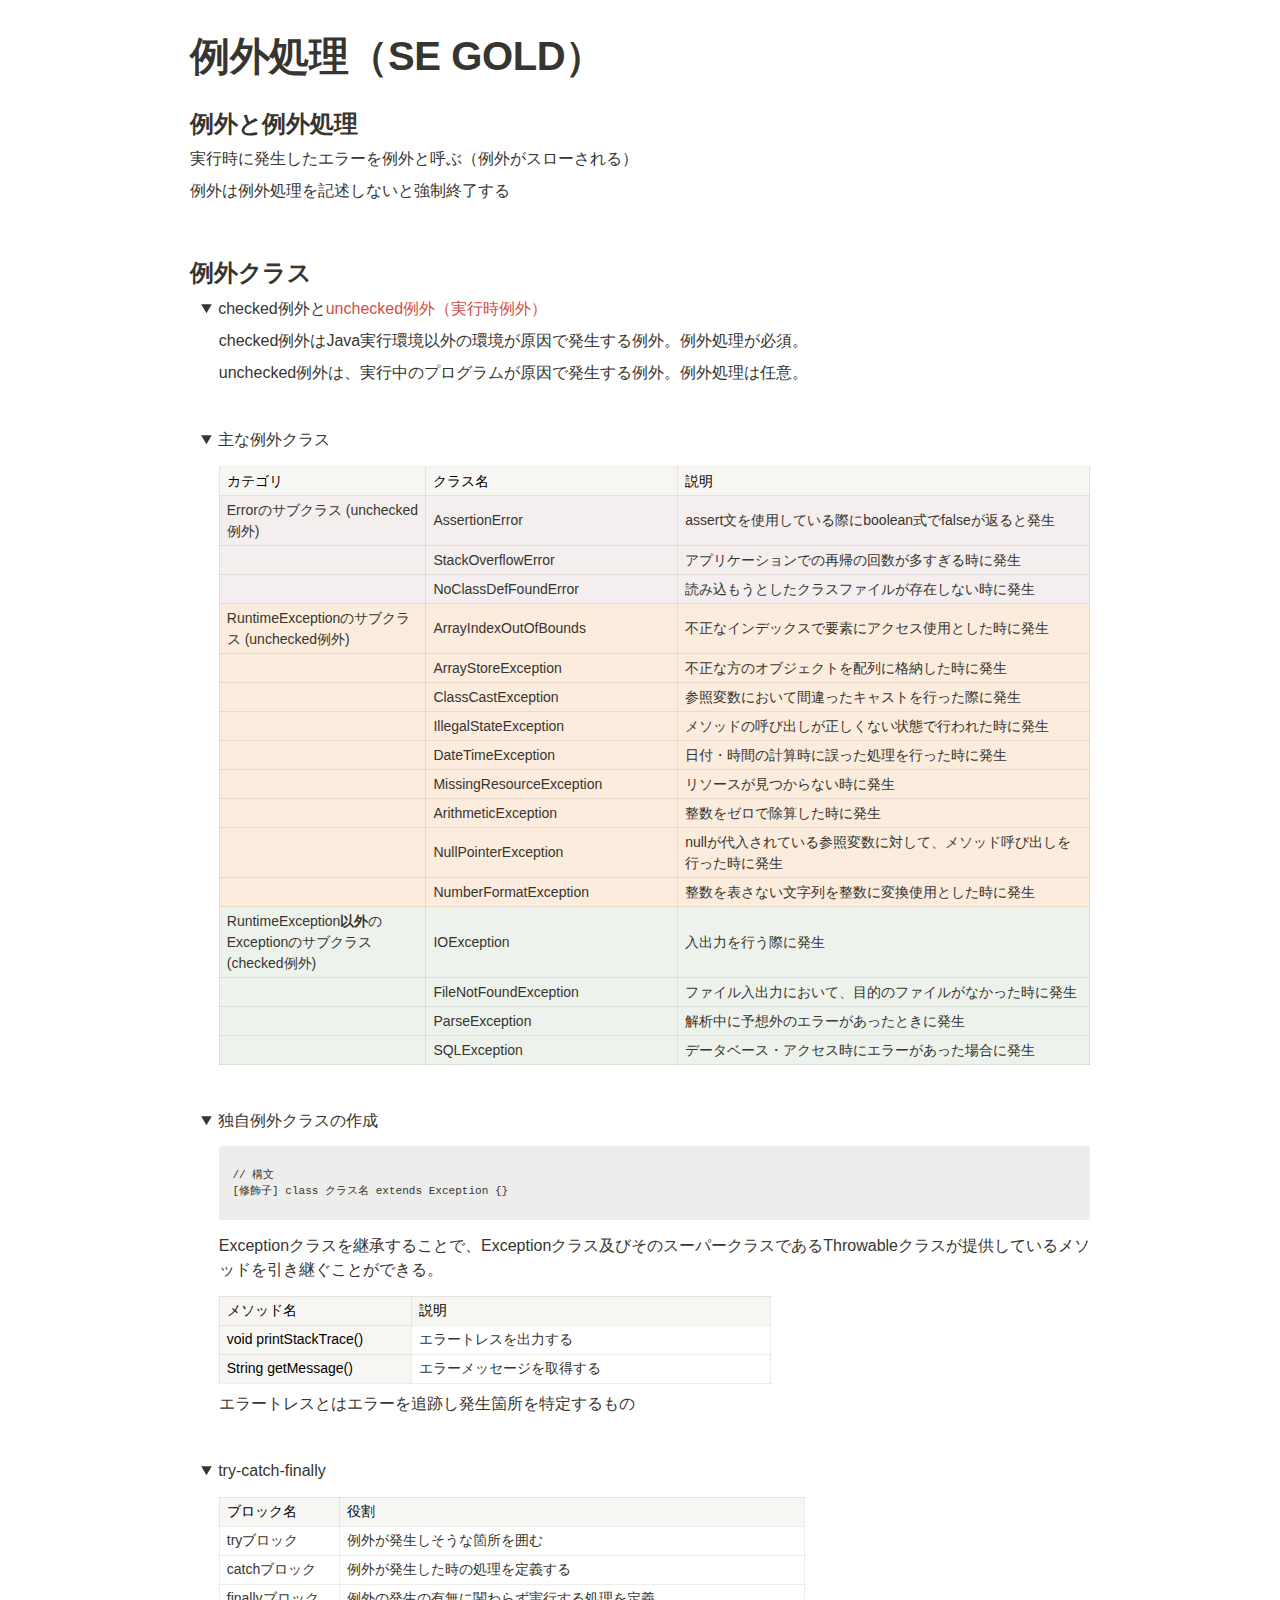
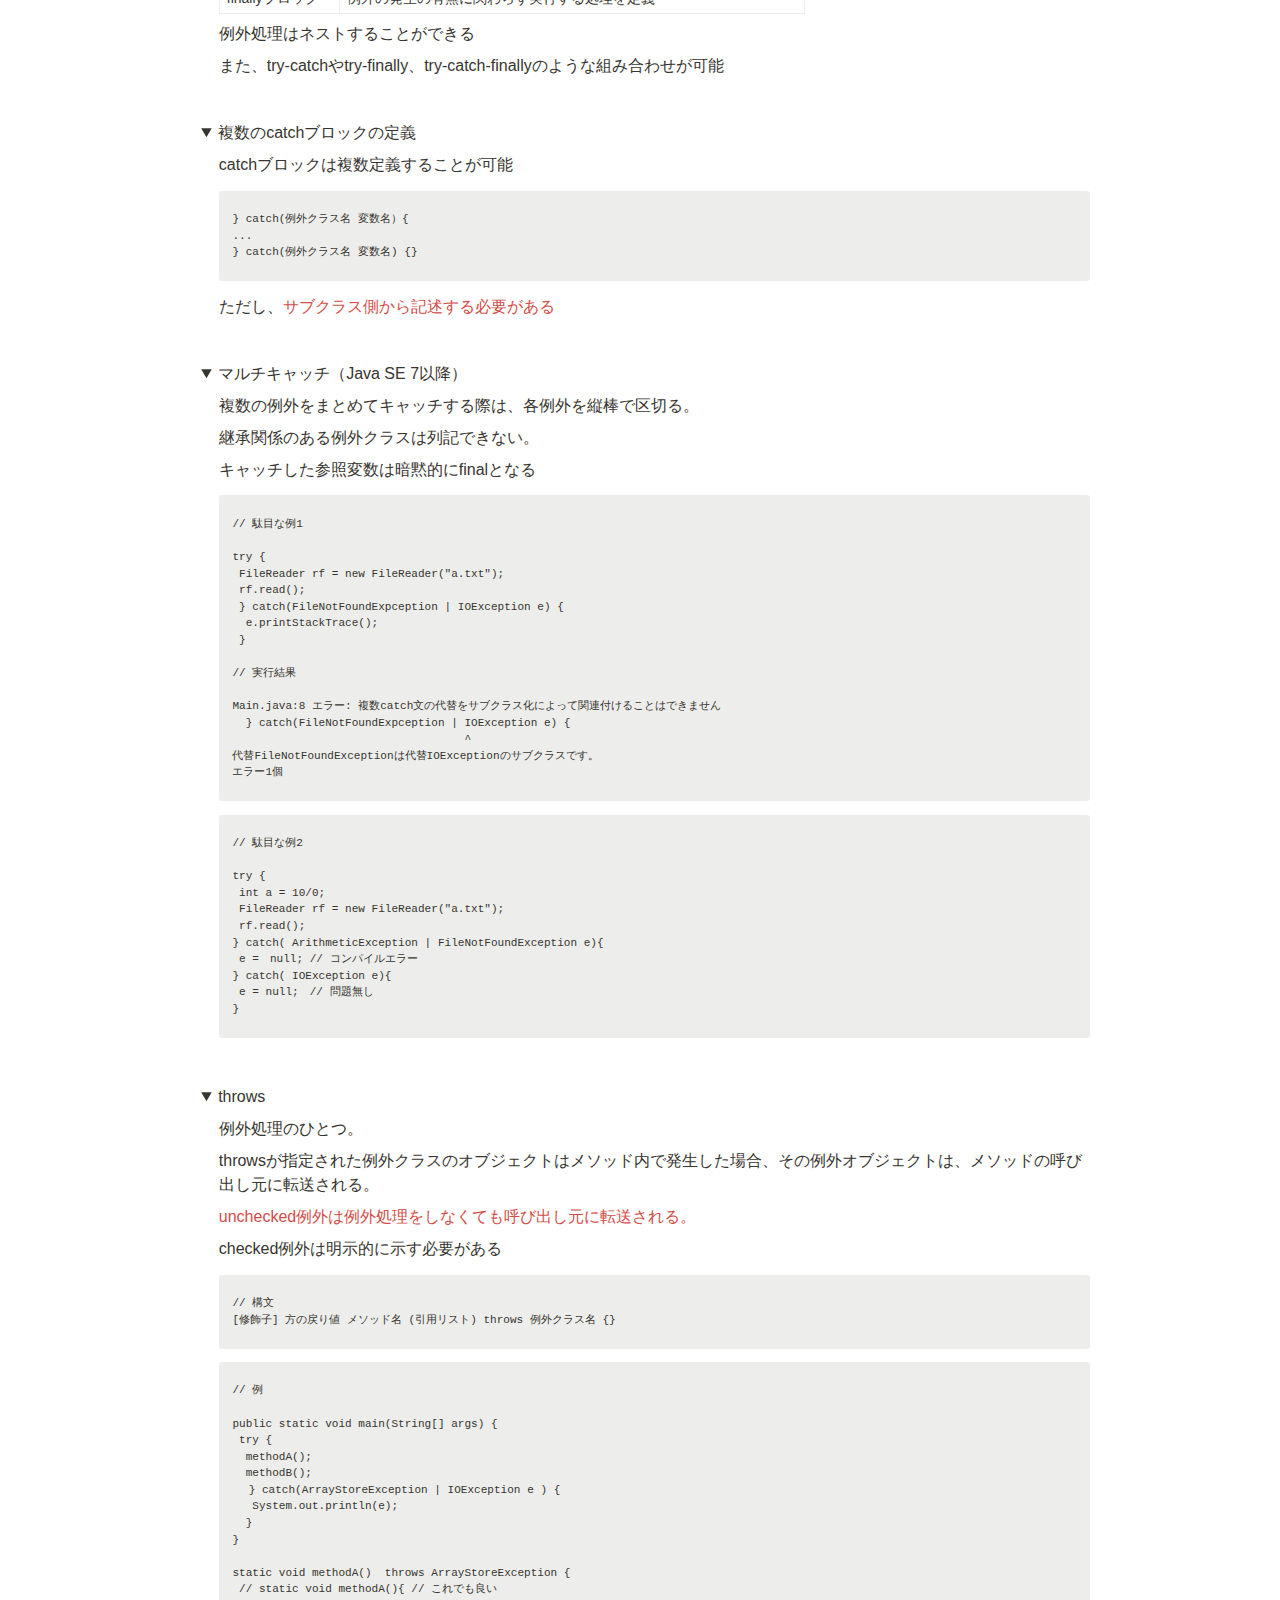
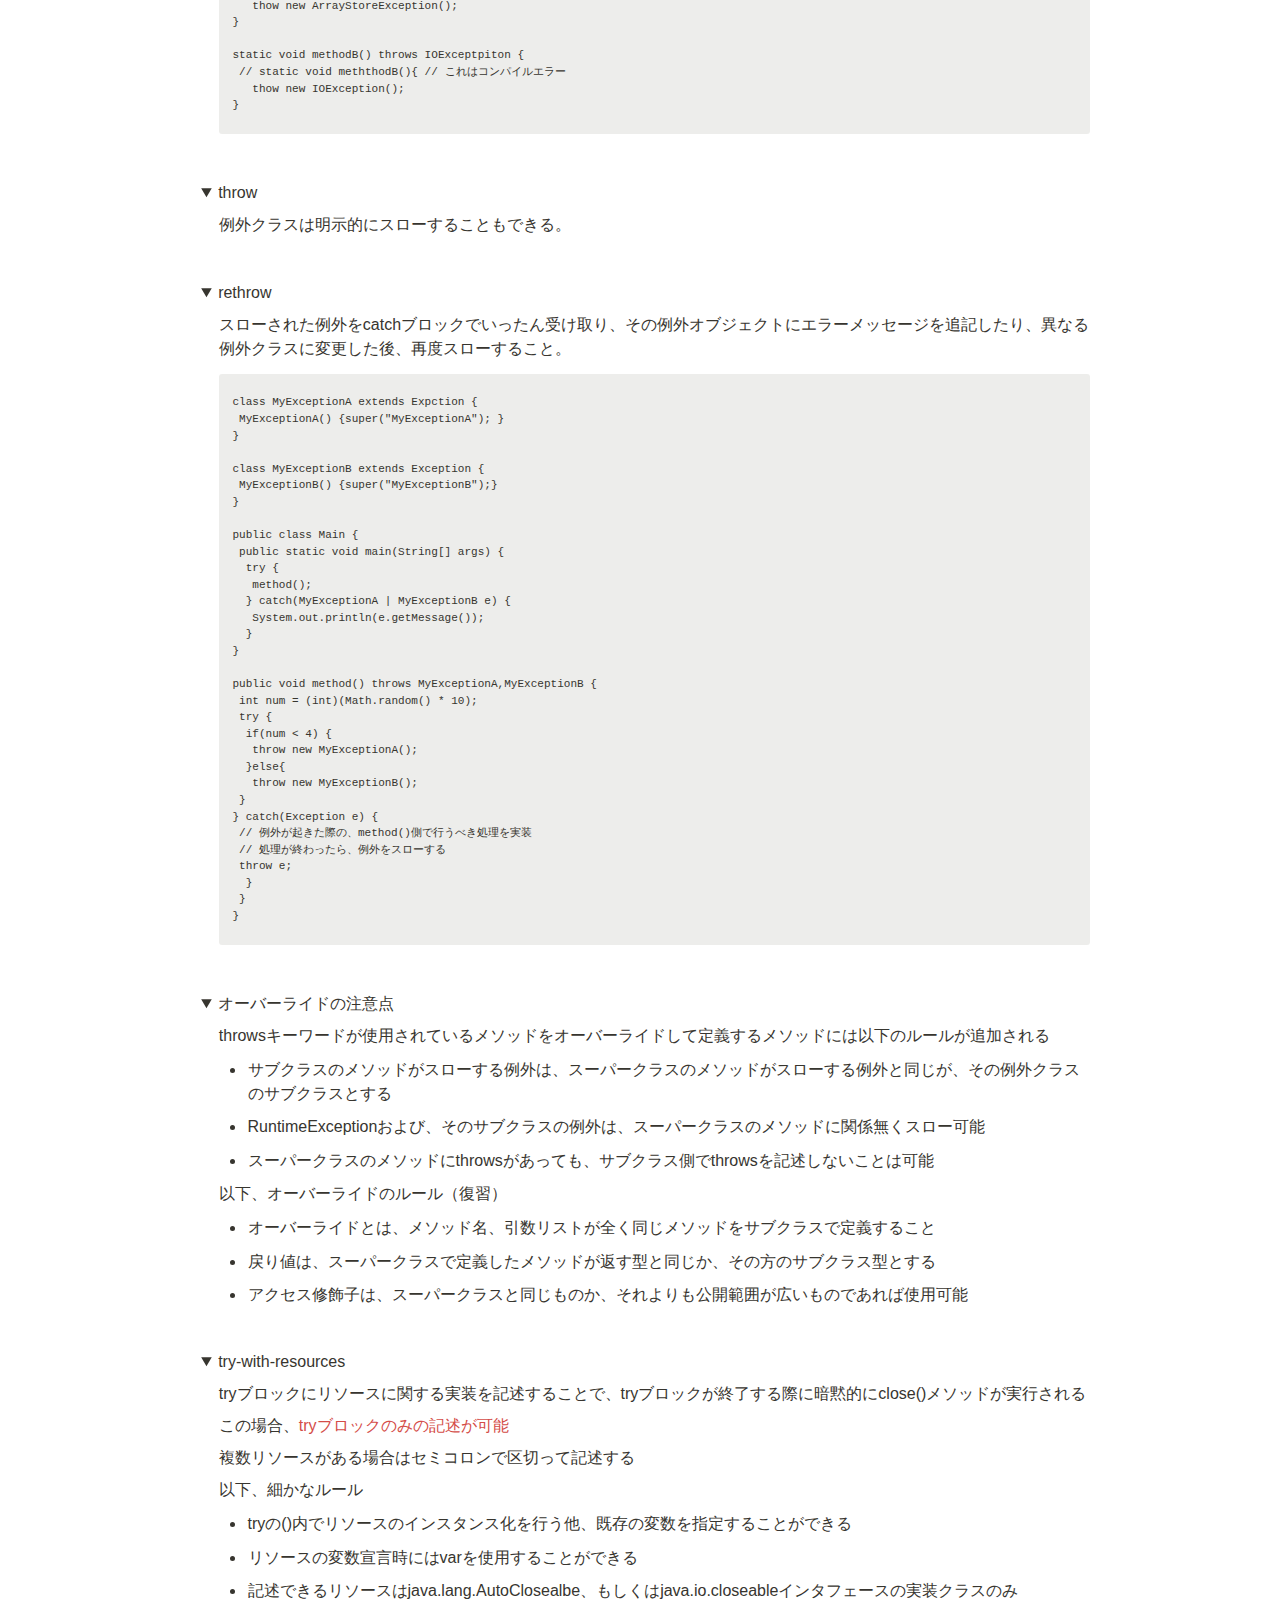
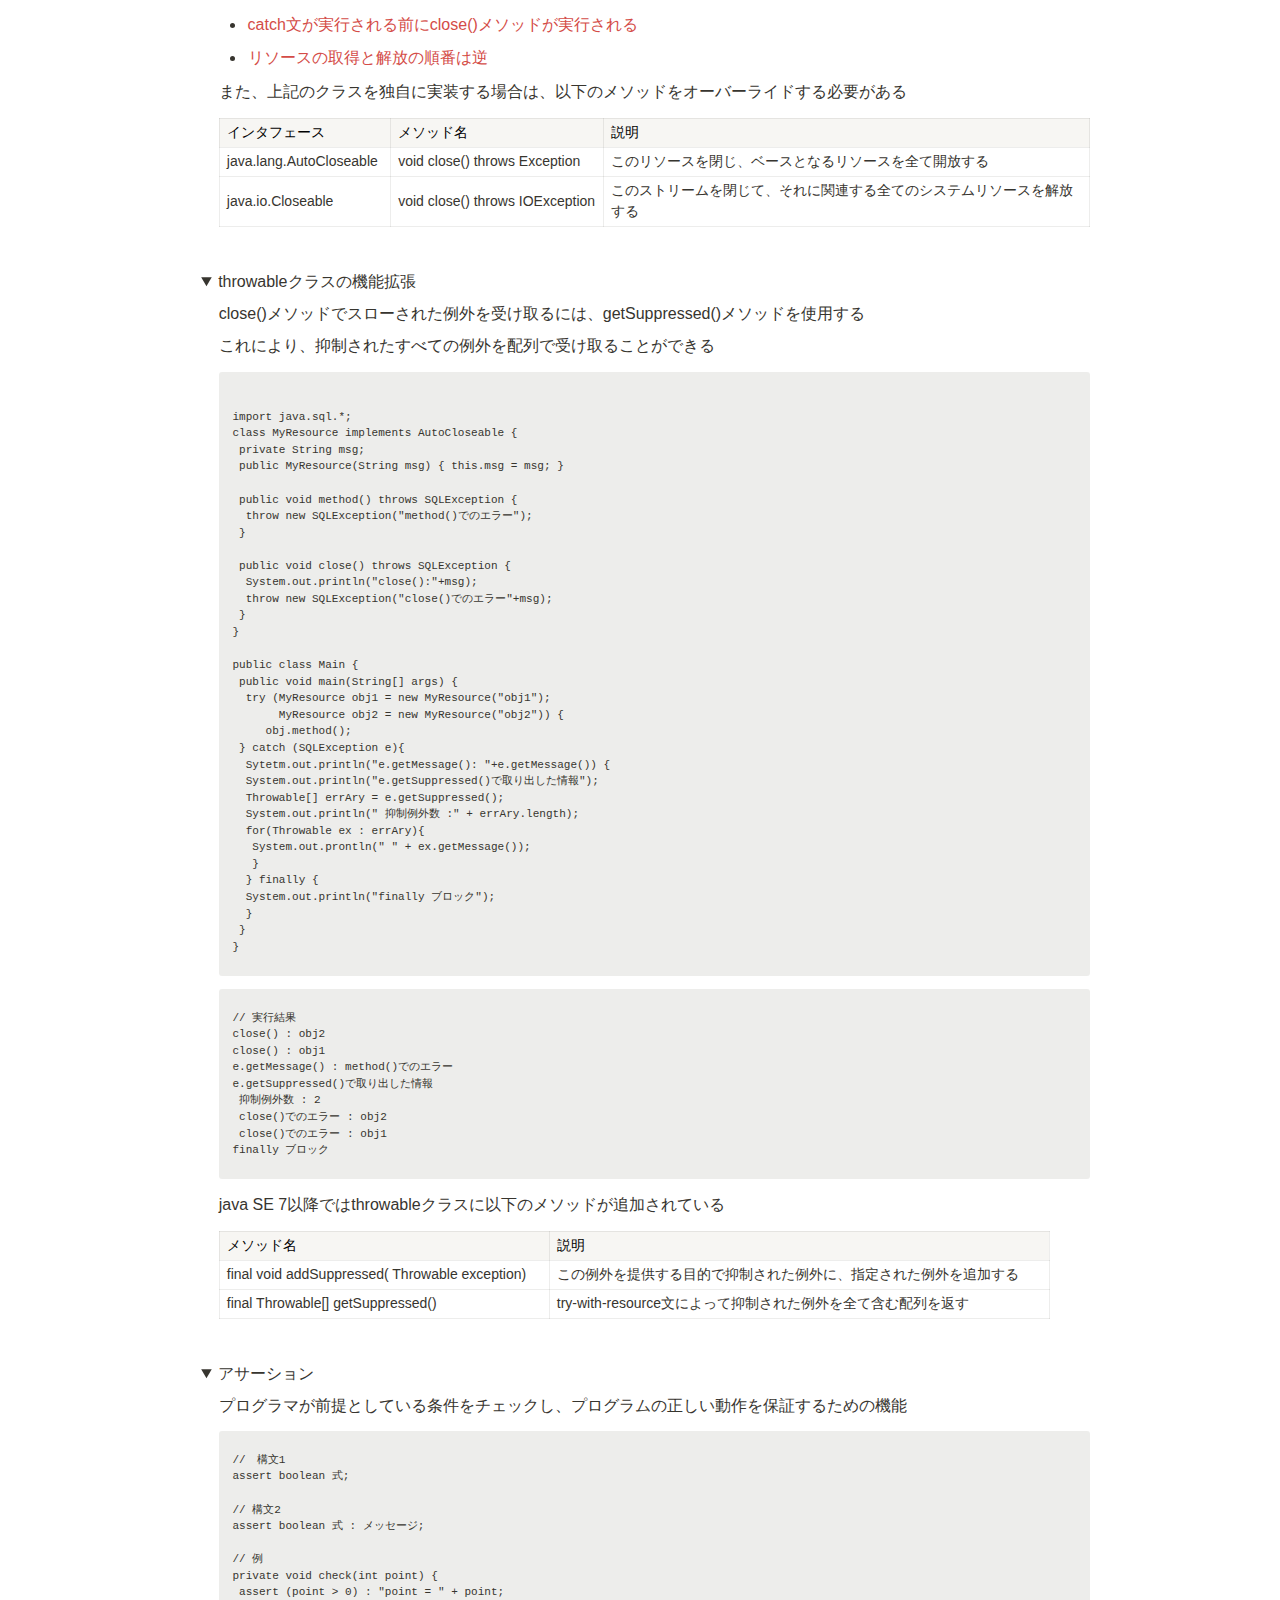
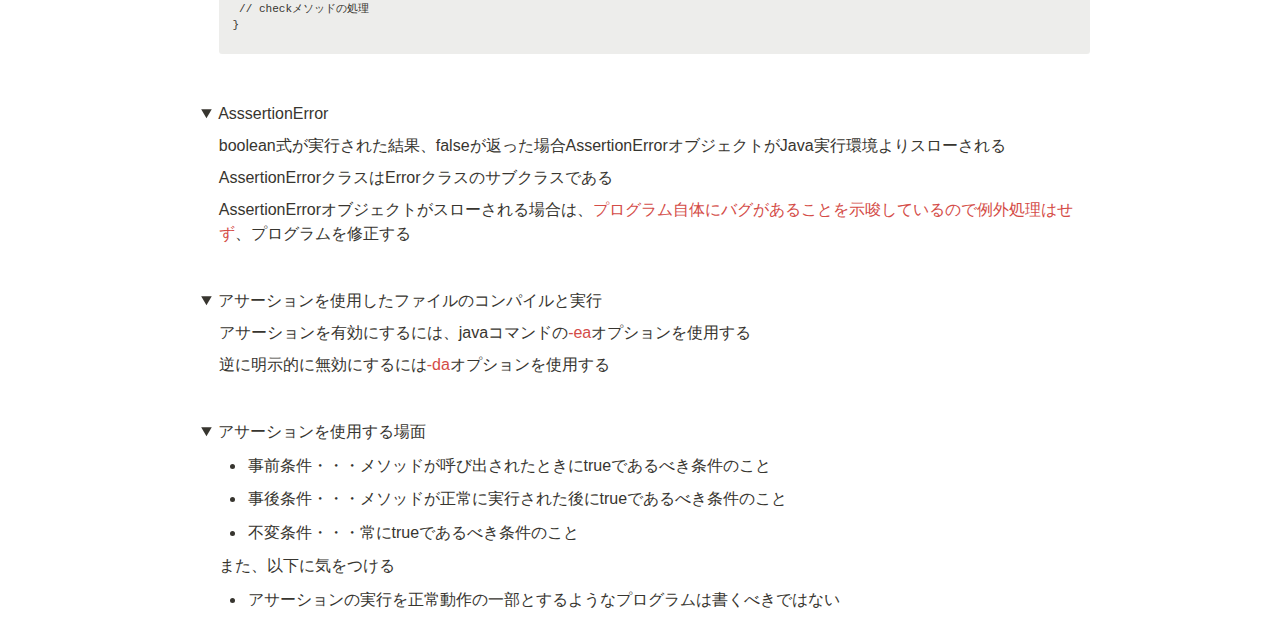
<file: java/java_exception.html>
<html><head><meta http-equiv="Content-Type" content="text/html; charset=utf-8"/><title>例外処理（SE GOLD）</title><style>
/* cspell:disable-file */
/* webkit printing magic: print all background colors */
html {
	-webkit-print-color-adjust: exact;
}
* {
	box-sizing: border-box;
	-webkit-print-color-adjust: exact;
}

html,
body {
	margin: 0;
	padding: 0;
}
@media only screen {
	body {
		margin: 2em auto;
		max-width: 900px;
		color: rgb(55, 53, 47);
	}
}

body {
	line-height: 1.5;
	white-space: pre-wrap;
}

a,
a.visited {
	color: inherit;
	text-decoration: underline;
}

.pdf-relative-link-path {
	font-size: 80%;
	color: #444;
}

h1,
h2,
h3 {
	letter-spacing: -0.01em;
	line-height: 1.2;
	font-weight: 600;
	margin-bottom: 0;
}

.page-title {
	font-size: 2.5rem;
	font-weight: 700;
	margin-top: 0;
	margin-bottom: 0.75em;
}

h1 {
	font-size: 1.875rem;
	margin-top: 1.875rem;
}

h2 {
	font-size: 1.5rem;
	margin-top: 1.5rem;
}

h3 {
	font-size: 1.25rem;
	margin-top: 1.25rem;
}

.source {
	border: 1px solid #ddd;
	border-radius: 3px;
	padding: 1.5em;
	word-break: break-all;
}

.callout {
	border-radius: 3px;
	padding: 1rem;
}

figure {
	margin: 1.25em 0;
	page-break-inside: avoid;
}

figcaption {
	opacity: 0.5;
	font-size: 85%;
	margin-top: 0.5em;
}

mark {
	background-color: transparent;
}

.indented {
	padding-left: 1.5em;
}

hr {
	background: transparent;
	display: block;
	width: 100%;
	height: 1px;
	visibility: visible;
	border: none;
	border-bottom: 1px solid rgba(55, 53, 47, 0.09);
}

img {
	max-width: 100%;
}

@media only print {
	img {
		max-height: 100vh;
		object-fit: contain;
	}
}

@page {
	margin: 1in;
}

.collection-content {
	font-size: 0.875rem;
}

.column-list {
	display: flex;
	justify-content: space-between;
}

.column {
	padding: 0 1em;
}

.column:first-child {
	padding-left: 0;
}

.column:last-child {
	padding-right: 0;
}

.table_of_contents-item {
	display: block;
	font-size: 0.875rem;
	line-height: 1.3;
	padding: 0.125rem;
}

.table_of_contents-indent-1 {
	margin-left: 1.5rem;
}

.table_of_contents-indent-2 {
	margin-left: 3rem;
}

.table_of_contents-indent-3 {
	margin-left: 4.5rem;
}

.table_of_contents-link {
	text-decoration: none;
	opacity: 0.7;
	border-bottom: 1px solid rgba(55, 53, 47, 0.18);
}

table,
th,
td {
	border: 1px solid rgba(55, 53, 47, 0.09);
	border-collapse: collapse;
}

table {
	border-left: none;
	border-right: none;
}

th,
td {
	font-weight: normal;
	padding: 0.25em 0.5em;
	line-height: 1.5;
	min-height: 1.5em;
	text-align: left;
}

th {
	color: rgba(55, 53, 47, 0.6);
}

ol,
ul {
	margin: 0;
	margin-block-start: 0.6em;
	margin-block-end: 0.6em;
}

li > ol:first-child,
li > ul:first-child {
	margin-block-start: 0.6em;
}

ul > li {
	list-style: disc;
}

ul.to-do-list {
	padding-inline-start: 0;
}

ul.to-do-list > li {
	list-style: none;
}

.to-do-children-checked {
	text-decoration: line-through;
	opacity: 0.375;
}

ul.toggle > li {
	list-style: none;
}

ul {
	padding-inline-start: 1.7em;
}

ul > li {
	padding-left: 0.1em;
}

ol {
	padding-inline-start: 1.6em;
}

ol > li {
	padding-left: 0.2em;
}

.mono ol {
	padding-inline-start: 2em;
}

.mono ol > li {
	text-indent: -0.4em;
}

.toggle {
	padding-inline-start: 0em;
	list-style-type: none;
}

/* Indent toggle children */
.toggle > li > details {
	padding-left: 1.7em;
}

.toggle > li > details > summary {
	margin-left: -1.1em;
}

.selected-value {
	display: inline-block;
	padding: 0 0.5em;
	background: rgba(206, 205, 202, 0.5);
	border-radius: 3px;
	margin-right: 0.5em;
	margin-top: 0.3em;
	margin-bottom: 0.3em;
	white-space: nowrap;
}

.collection-title {
	display: inline-block;
	margin-right: 1em;
}

.simple-table {
	margin-top: 1em;
	font-size: 0.875rem;
	empty-cells: show;
}
.simple-table td {
	height: 29px;
	min-width: 120px;
}

.simple-table th {
	height: 29px;
	min-width: 120px;
}

.simple-table-header-color {
	background: rgb(247, 246, 243);
	color: black;
}
.simple-table-header {
	font-weight: 500;
}

time {
	opacity: 0.5;
}

.icon {
	display: inline-block;
	max-width: 1.2em;
	max-height: 1.2em;
	text-decoration: none;
	vertical-align: text-bottom;
	margin-right: 0.5em;
}

img.icon {
	border-radius: 3px;
}

.user-icon {
	width: 1.5em;
	height: 1.5em;
	border-radius: 100%;
	margin-right: 0.5rem;
}

.user-icon-inner {
	font-size: 0.8em;
}

.text-icon {
	border: 1px solid #000;
	text-align: center;
}

.page-cover-image {
	display: block;
	object-fit: cover;
	width: 100%;
	max-height: 30vh;
}

.page-header-icon {
	font-size: 3rem;
	margin-bottom: 1rem;
}

.page-header-icon-with-cover {
	margin-top: -0.72em;
	margin-left: 0.07em;
}

.page-header-icon img {
	border-radius: 3px;
}

.link-to-page {
	margin: 1em 0;
	padding: 0;
	border: none;
	font-weight: 500;
}

p > .user {
	opacity: 0.5;
}

td > .user,
td > time {
	white-space: nowrap;
}

input[type="checkbox"] {
	transform: scale(1.5);
	margin-right: 0.6em;
	vertical-align: middle;
}

p {
	margin-top: 0.5em;
	margin-bottom: 0.5em;
}

.image {
	border: none;
	margin: 1.5em 0;
	padding: 0;
	border-radius: 0;
	text-align: center;
}

.code,
code {
	background: rgba(135, 131, 120, 0.15);
	border-radius: 3px;
	padding: 0.2em 0.4em;
	border-radius: 3px;
	font-size: 85%;
	tab-size: 2;
}

code {
	color: #eb5757;
}

.code {
	padding: 1.5em 1em;
}

.code-wrap {
	white-space: pre-wrap;
	word-break: break-all;
}

.code > code {
	background: none;
	padding: 0;
	font-size: 100%;
	color: inherit;
}

blockquote {
	font-size: 1.25em;
	margin: 1em 0;
	padding-left: 1em;
	border-left: 3px solid rgb(55, 53, 47);
}

.bookmark {
	text-decoration: none;
	max-height: 8em;
	padding: 0;
	display: flex;
	width: 100%;
	align-items: stretch;
}

.bookmark-title {
	font-size: 0.85em;
	overflow: hidden;
	text-overflow: ellipsis;
	height: 1.75em;
	white-space: nowrap;
}

.bookmark-text {
	display: flex;
	flex-direction: column;
}

.bookmark-info {
	flex: 4 1 180px;
	padding: 12px 14px 14px;
	display: flex;
	flex-direction: column;
	justify-content: space-between;
}

.bookmark-image {
	width: 33%;
	flex: 1 1 180px;
	display: block;
	position: relative;
	object-fit: cover;
	border-radius: 1px;
}

.bookmark-description {
	color: rgba(55, 53, 47, 0.6);
	font-size: 0.75em;
	overflow: hidden;
	max-height: 4.5em;
	word-break: break-word;
}

.bookmark-href {
	font-size: 0.75em;
	margin-top: 0.25em;
}

.sans { font-family: ui-sans-serif, -apple-system, BlinkMacSystemFont, "Segoe UI", Helvetica, "Apple Color Emoji", Arial, sans-serif, "Segoe UI Emoji", "Segoe UI Symbol"; }
.code { font-family: "SFMono-Regular", Menlo, Consolas, "PT Mono", "Liberation Mono", Courier, monospace; }
.serif { font-family: Lyon-Text, Georgia, ui-serif, serif; }
.mono { font-family: iawriter-mono, Nitti, Menlo, Courier, monospace; }
.pdf .sans { font-family: Inter, ui-sans-serif, -apple-system, BlinkMacSystemFont, "Segoe UI", Helvetica, "Apple Color Emoji", Arial, sans-serif, "Segoe UI Emoji", "Segoe UI Symbol", 'Twemoji', 'Noto Color Emoji', 'Noto Sans CJK JP'; }
.pdf:lang(zh-CN) .sans { font-family: Inter, ui-sans-serif, -apple-system, BlinkMacSystemFont, "Segoe UI", Helvetica, "Apple Color Emoji", Arial, sans-serif, "Segoe UI Emoji", "Segoe UI Symbol", 'Twemoji', 'Noto Color Emoji', 'Noto Sans CJK SC'; }
.pdf:lang(zh-TW) .sans { font-family: Inter, ui-sans-serif, -apple-system, BlinkMacSystemFont, "Segoe UI", Helvetica, "Apple Color Emoji", Arial, sans-serif, "Segoe UI Emoji", "Segoe UI Symbol", 'Twemoji', 'Noto Color Emoji', 'Noto Sans CJK TC'; }
.pdf:lang(ko-KR) .sans { font-family: Inter, ui-sans-serif, -apple-system, BlinkMacSystemFont, "Segoe UI", Helvetica, "Apple Color Emoji", Arial, sans-serif, "Segoe UI Emoji", "Segoe UI Symbol", 'Twemoji', 'Noto Color Emoji', 'Noto Sans CJK KR'; }
.pdf .code { font-family: Source Code Pro, "SFMono-Regular", Menlo, Consolas, "PT Mono", "Liberation Mono", Courier, monospace, 'Twemoji', 'Noto Color Emoji', 'Noto Sans Mono CJK JP'; }
.pdf:lang(zh-CN) .code { font-family: Source Code Pro, "SFMono-Regular", Menlo, Consolas, "PT Mono", "Liberation Mono", Courier, monospace, 'Twemoji', 'Noto Color Emoji', 'Noto Sans Mono CJK SC'; }
.pdf:lang(zh-TW) .code { font-family: Source Code Pro, "SFMono-Regular", Menlo, Consolas, "PT Mono", "Liberation Mono", Courier, monospace, 'Twemoji', 'Noto Color Emoji', 'Noto Sans Mono CJK TC'; }
.pdf:lang(ko-KR) .code { font-family: Source Code Pro, "SFMono-Regular", Menlo, Consolas, "PT Mono", "Liberation Mono", Courier, monospace, 'Twemoji', 'Noto Color Emoji', 'Noto Sans Mono CJK KR'; }
.pdf .serif { font-family: PT Serif, Lyon-Text, Georgia, ui-serif, serif, 'Twemoji', 'Noto Color Emoji', 'Noto Serif CJK JP'; }
.pdf:lang(zh-CN) .serif { font-family: PT Serif, Lyon-Text, Georgia, ui-serif, serif, 'Twemoji', 'Noto Color Emoji', 'Noto Serif CJK SC'; }
.pdf:lang(zh-TW) .serif { font-family: PT Serif, Lyon-Text, Georgia, ui-serif, serif, 'Twemoji', 'Noto Color Emoji', 'Noto Serif CJK TC'; }
.pdf:lang(ko-KR) .serif { font-family: PT Serif, Lyon-Text, Georgia, ui-serif, serif, 'Twemoji', 'Noto Color Emoji', 'Noto Serif CJK KR'; }
.pdf .mono { font-family: PT Mono, iawriter-mono, Nitti, Menlo, Courier, monospace, 'Twemoji', 'Noto Color Emoji', 'Noto Sans Mono CJK JP'; }
.pdf:lang(zh-CN) .mono { font-family: PT Mono, iawriter-mono, Nitti, Menlo, Courier, monospace, 'Twemoji', 'Noto Color Emoji', 'Noto Sans Mono CJK SC'; }
.pdf:lang(zh-TW) .mono { font-family: PT Mono, iawriter-mono, Nitti, Menlo, Courier, monospace, 'Twemoji', 'Noto Color Emoji', 'Noto Sans Mono CJK TC'; }
.pdf:lang(ko-KR) .mono { font-family: PT Mono, iawriter-mono, Nitti, Menlo, Courier, monospace, 'Twemoji', 'Noto Color Emoji', 'Noto Sans Mono CJK KR'; }
.highlight-default {
	color: rgba(55, 53, 47, 1);
}
.highlight-gray {
	color: rgba(120, 119, 116, 1);
	fill: rgba(120, 119, 116, 1);
}
.highlight-brown {
	color: rgba(159, 107, 83, 1);
	fill: rgba(159, 107, 83, 1);
}
.highlight-orange {
	color: rgba(217, 115, 13, 1);
	fill: rgba(217, 115, 13, 1);
}
.highlight-yellow {
	color: rgba(203, 145, 47, 1);
	fill: rgba(203, 145, 47, 1);
}
.highlight-teal {
	color: rgba(68, 131, 97, 1);
	fill: rgba(68, 131, 97, 1);
}
.highlight-blue {
	color: rgba(51, 126, 169, 1);
	fill: rgba(51, 126, 169, 1);
}
.highlight-purple {
	color: rgba(144, 101, 176, 1);
	fill: rgba(144, 101, 176, 1);
}
.highlight-pink {
	color: rgba(193, 76, 138, 1);
	fill: rgba(193, 76, 138, 1);
}
.highlight-red {
	color: rgba(212, 76, 71, 1);
	fill: rgba(212, 76, 71, 1);
}
.highlight-gray_background {
	background: rgba(241, 241, 239, 1);
}
.highlight-brown_background {
	background: rgba(244, 238, 238, 1);
}
.highlight-orange_background {
	background: rgba(251, 236, 221, 1);
}
.highlight-yellow_background {
	background: rgba(251, 243, 219, 1);
}
.highlight-teal_background {
	background: rgba(237, 243, 236, 1);
}
.highlight-blue_background {
	background: rgba(231, 243, 248, 1);
}
.highlight-purple_background {
	background: rgba(244, 240, 247, 0.8);
}
.highlight-pink_background {
	background: rgba(249, 238, 243, 0.8);
}
.highlight-red_background {
	background: rgba(253, 235, 236, 1);
}
.block-color-default {
	color: inherit;
	fill: inherit;
}
.block-color-gray {
	color: rgba(120, 119, 116, 1);
	fill: rgba(120, 119, 116, 1);
}
.block-color-brown {
	color: rgba(159, 107, 83, 1);
	fill: rgba(159, 107, 83, 1);
}
.block-color-orange {
	color: rgba(217, 115, 13, 1);
	fill: rgba(217, 115, 13, 1);
}
.block-color-yellow {
	color: rgba(203, 145, 47, 1);
	fill: rgba(203, 145, 47, 1);
}
.block-color-teal {
	color: rgba(68, 131, 97, 1);
	fill: rgba(68, 131, 97, 1);
}
.block-color-blue {
	color: rgba(51, 126, 169, 1);
	fill: rgba(51, 126, 169, 1);
}
.block-color-purple {
	color: rgba(144, 101, 176, 1);
	fill: rgba(144, 101, 176, 1);
}
.block-color-pink {
	color: rgba(193, 76, 138, 1);
	fill: rgba(193, 76, 138, 1);
}
.block-color-red {
	color: rgba(212, 76, 71, 1);
	fill: rgba(212, 76, 71, 1);
}
.block-color-gray_background {
	background: rgba(241, 241, 239, 1);
}
.block-color-brown_background {
	background: rgba(244, 238, 238, 1);
}
.block-color-orange_background {
	background: rgba(251, 236, 221, 1);
}
.block-color-yellow_background {
	background: rgba(251, 243, 219, 1);
}
.block-color-teal_background {
	background: rgba(237, 243, 236, 1);
}
.block-color-blue_background {
	background: rgba(231, 243, 248, 1);
}
.block-color-purple_background {
	background: rgba(244, 240, 247, 0.8);
}
.block-color-pink_background {
	background: rgba(249, 238, 243, 0.8);
}
.block-color-red_background {
	background: rgba(253, 235, 236, 1);
}
.select-value-color-pink { background-color: rgba(245, 224, 233, 1); }
.select-value-color-purple { background-color: rgba(232, 222, 238, 1); }
.select-value-color-green { background-color: rgba(219, 237, 219, 1); }
.select-value-color-gray { background-color: rgba(227, 226, 224, 1); }
.select-value-color-translucentGray { background-color: rgba(255, 255, 255, 0.0375); }
.select-value-color-orange { background-color: rgba(250, 222, 201, 1); }
.select-value-color-brown { background-color: rgba(238, 224, 218, 1); }
.select-value-color-red { background-color: rgba(255, 226, 221, 1); }
.select-value-color-yellow { background-color: rgba(253, 236, 200, 1); }
.select-value-color-blue { background-color: rgba(211, 229, 239, 1); }

.checkbox {
	display: inline-flex;
	vertical-align: text-bottom;
	width: 16;
	height: 16;
	background-size: 16px;
	margin-left: 2px;
	margin-right: 5px;
}

.checkbox-on {
	background-image: url("data:image/svg+xml;charset=UTF-8,%3Csvg%20width%3D%2216%22%20height%3D%2216%22%20viewBox%3D%220%200%2016%2016%22%20fill%3D%22none%22%20xmlns%3D%22http%3A%2F%2Fwww.w3.org%2F2000%2Fsvg%22%3E%0A%3Crect%20width%3D%2216%22%20height%3D%2216%22%20fill%3D%22%2358A9D7%22%2F%3E%0A%3Cpath%20d%3D%22M6.71429%2012.2852L14%204.9995L12.7143%203.71436L6.71429%209.71378L3.28571%206.2831L2%207.57092L6.71429%2012.2852Z%22%20fill%3D%22white%22%2F%3E%0A%3C%2Fsvg%3E");
}

.checkbox-off {
	background-image: url("data:image/svg+xml;charset=UTF-8,%3Csvg%20width%3D%2216%22%20height%3D%2216%22%20viewBox%3D%220%200%2016%2016%22%20fill%3D%22none%22%20xmlns%3D%22http%3A%2F%2Fwww.w3.org%2F2000%2Fsvg%22%3E%0A%3Crect%20x%3D%220.75%22%20y%3D%220.75%22%20width%3D%2214.5%22%20height%3D%2214.5%22%20fill%3D%22white%22%20stroke%3D%22%2336352F%22%20stroke-width%3D%221.5%22%2F%3E%0A%3C%2Fsvg%3E");
}
	
</style></head><body><article id="6c53255e-3a60-40ad-a4c4-ca99a9d4c360" class="page sans"><header><h1 class="page-title">例外処理（SE GOLD）</h1></header><div class="page-body"><h2 id="375bc60d-c752-420d-a2e2-75749bd5a7cf" class="">例外と例外処理</h2><p id="b9239552-273d-44f4-a135-ef095f7ca812" class="">実行時に発生したエラーを例外と呼ぶ（例外がスローされる）</p><p id="d6081770-97a4-4236-8603-21d5799cb7ac" class="">例外は例外処理を記述しないと強制終了する</p><p id="7b6c2337-aa41-4e83-a3fe-ac9d7fe5fb8c" class="">
</p><h2 id="f95443f7-070e-4468-9204-b6882c8fc511" class="">例外クラス</h2><ul id="afd69daa-fa97-430d-a45c-c5881488fe00" class="toggle"><li><details open=""><summary>checked例外と<mark class="highlight-red">unchecked例外（実行時例外）</mark></summary><p id="c752b673-bee1-4dc0-bb49-10125121fbd3" class="">checked例外はJava実行環境以外の環境が原因で発生する例外。例外処理が必須。</p><p id="1fc78e83-9fe9-40b5-afa8-96162d4e1cf1" class="">unchecked例外は、実行中のプログラムが原因で発生する例外。例外処理は任意。</p></details></li></ul><p id="5115ca6f-0ef8-4c09-ab3b-e16abb761397" class="">
</p><ul id="6f92858d-2424-484a-9d8f-364611cf1c38" class="toggle"><li><details open=""><summary>主な例外クラス</summary><table id="822e39db-3bb0-4d5c-bcc9-1ca6b1c54884" class="simple-table"><thead class="simple-table-header"><tr id="765df9dd-e206-44eb-9fa8-6b993ed6332a"><th id="LOlh" class="simple-table-header-color simple-table-header" style="width:216px">カテゴリ</th><th id="?;Xj" class="simple-table-header-color simple-table-header" style="width:260px">クラス名</th><th id="TcvC" class="simple-table-header-color simple-table-header" style="width:447px">説明</th></tr></thead><tbody><tr id="03d63467-94c9-4918-b5a6-6323247b5bf2"><td id="LOlh" class="block-color-brown_background" style="width:216px">Errorのサブクラス
(unchecked例外)</td><td id="?;Xj" class="block-color-brown_background" style="width:260px">AssertionError</td><td id="TcvC" class="block-color-brown_background" style="width:447px">assert文を使用している際にboolean式でfalseが返ると発生</td></tr><tr id="884c41e6-a62b-43e5-a5e1-7251939db971"><td id="LOlh" class="block-color-brown_background" style="width:216px"></td><td id="?;Xj" class="block-color-brown_background" style="width:260px">StackOverflowError</td><td id="TcvC" class="block-color-brown_background" style="width:447px">アプリケーションでの再帰の回数が多すぎる時に発生</td></tr><tr id="0a9ccbb6-466e-45dd-ad36-44dfe83f9b28"><td id="LOlh" class="block-color-brown_background" style="width:216px"></td><td id="?;Xj" class="block-color-brown_background" style="width:260px">NoClassDefFoundError</td><td id="TcvC" class="block-color-brown_background" style="width:447px">読み込もうとしたクラスファイルが存在しない時に発生</td></tr><tr id="c3ce7b80-0f5e-44fe-96ff-6ce5b44b06a7"><td id="LOlh" class="block-color-orange_background" style="width:216px">RuntimeExceptionのサブクラス
(unchecked例外)</td><td id="?;Xj" class="block-color-orange_background" style="width:260px">ArrayIndexOutOfBounds</td><td id="TcvC" class="block-color-orange_background" style="width:447px">不正なインデックスで要素にアクセス使用とした時に発生</td></tr><tr id="ea5692a5-e56b-49fa-a6c4-46200c0bf6ff"><td id="LOlh" class="block-color-orange_background" style="width:216px"></td><td id="?;Xj" class="block-color-orange_background" style="width:260px">ArrayStoreException</td><td id="TcvC" class="block-color-orange_background" style="width:447px">不正な方のオブジェクトを配列に格納した時に発生</td></tr><tr id="264ede05-b9cf-49d7-a2b4-25a0a7874763"><td id="LOlh" class="block-color-orange_background" style="width:216px"></td><td id="?;Xj" class="block-color-orange_background" style="width:260px">ClassCastException</td><td id="TcvC" class="block-color-orange_background" style="width:447px">参照変数において間違ったキャストを行った際に発生</td></tr><tr id="a5114cda-0c3c-496b-9032-0f9e67d58401"><td id="LOlh" class="block-color-orange_background" style="width:216px"></td><td id="?;Xj" class="block-color-orange_background" style="width:260px">IllegalStateException</td><td id="TcvC" class="block-color-orange_background" style="width:447px">メソッドの呼び出しが正しくない状態で行われた時に発生</td></tr><tr id="03f05e05-f36b-4079-94e9-c7a4b3daa3e0"><td id="LOlh" class="block-color-orange_background" style="width:216px"></td><td id="?;Xj" class="block-color-orange_background" style="width:260px">DateTimeException</td><td id="TcvC" class="block-color-orange_background" style="width:447px">日付・時間の計算時に誤った処理を行った時に発生</td></tr><tr id="38a6833b-7a55-4dd7-8518-bed26bbf061e"><td id="LOlh" class="block-color-orange_background" style="width:216px"></td><td id="?;Xj" class="block-color-orange_background" style="width:260px">MissingResourceException</td><td id="TcvC" class="block-color-orange_background" style="width:447px">リソースが見つからない時に発生</td></tr><tr id="74fe2f06-72af-4c43-a421-be253df2ed23"><td id="LOlh" class="block-color-orange_background" style="width:216px"></td><td id="?;Xj" class="block-color-orange_background" style="width:260px">ArithmeticException</td><td id="TcvC" class="block-color-orange_background" style="width:447px">整数をゼロで除算した時に発生</td></tr><tr id="563ef27a-01cd-4d12-b94a-031135697c8d"><td id="LOlh" class="block-color-orange_background" style="width:216px"></td><td id="?;Xj" class="block-color-orange_background" style="width:260px">NullPointerException</td><td id="TcvC" class="block-color-orange_background" style="width:447px">nullが代入されている参照変数に対して、メソッド呼び出しを行った時に発生</td></tr><tr id="cd3730a3-cb07-4ad1-8edf-2df602227554"><td id="LOlh" class="block-color-orange_background" style="width:216px"></td><td id="?;Xj" class="block-color-orange_background" style="width:260px">NumberFormatException</td><td id="TcvC" class="block-color-orange_background" style="width:447px">整数を表さない文字列を整数に変換使用とした時に発生</td></tr><tr id="3eca553c-39cb-4d4c-a484-00123588027f"><td id="LOlh" class="block-color-teal_background" style="width:216px">RuntimeException<strong>以外</strong>のExceptionのサブクラス
(checked例外)</td><td id="?;Xj" class="block-color-teal_background" style="width:260px">IOException</td><td id="TcvC" class="block-color-teal_background" style="width:447px">入出力を行う際に発生</td></tr><tr id="0ae5ca20-b05d-4f72-8011-eb709f89d167"><td id="LOlh" class="block-color-teal_background" style="width:216px"></td><td id="?;Xj" class="block-color-teal_background" style="width:260px">FileNotFoundException</td><td id="TcvC" class="block-color-teal_background" style="width:447px">ファイル入出力において、目的のファイルがなかった時に発生</td></tr><tr id="6af624f5-0552-42cc-8fae-d73f748e1531"><td id="LOlh" class="block-color-teal_background" style="width:216px"></td><td id="?;Xj" class="block-color-teal_background" style="width:260px">ParseException</td><td id="TcvC" class="block-color-teal_background" style="width:447px">解析中に予想外のエラーがあったときに発生</td></tr><tr id="0a893bf6-deab-4767-8f58-ff237e0b65e3"><td id="LOlh" class="block-color-teal_background" style="width:216px"></td><td id="?;Xj" class="block-color-teal_background" style="width:260px">SQLException</td><td id="TcvC" class="block-color-teal_background" style="width:447px">データベース・アクセス時にエラーがあった場合に発生</td></tr></tbody></table></details></li></ul><p id="ec98a712-6957-467e-b092-61c614473bea" class="">
</p><ul id="d9a3fa39-6862-4c28-b59f-f31352e10dc8" class="toggle"><li><details open=""><summary>独自例外クラスの作成</summary><pre id="622d0e0a-65d8-4ddc-8e64-fc206343dbba" class="code"><code>// 構文
[修飾子] class クラス名 extends Exception {}</code></pre><p id="e1c89531-0e38-43da-9e5f-f5ad9bd49bf0" class="">Exceptionクラスを継承することで、Exceptionクラス及びそのスーパークラスであるThrowableクラスが提供しているメソッドを引き継ぐことができる。</p><table id="5e3d95a4-e546-4b94-908d-cc2f46860756" class="simple-table"><thead class="simple-table-header"><tr id="131f903d-45aa-432f-82ad-9e1deaafbb71"><th id="lDyE" class="simple-table-header-color simple-table-header" style="width:192px">メソッド名</th><th id="jJbn" class="simple-table-header-color simple-table-header" style="width:359px">説明</th></tr></thead><tbody><tr id="f0872153-4f85-40df-8531-ecfd4c53b979"><th id="lDyE" class="simple-table-header-color simple-table-header" style="width:192px">void printStackTrace()</th><td id="jJbn" class="" style="width:359px">エラートレスを出力する</td></tr><tr id="dd9d3aa1-41dd-41a3-80fb-e5b9eae56c59"><th id="lDyE" class="simple-table-header-color simple-table-header" style="width:192px">String getMessage()</th><td id="jJbn" class="" style="width:359px">エラーメッセージを取得する</td></tr></tbody></table><p id="d157aba6-022c-44f8-828e-0501aa412149" class="">エラートレスとはエラーを追跡し発生箇所を特定するもの</p></details></li></ul><p id="68f8a26c-91b7-4644-b314-24493897954c" class="">
</p><ul id="f684ef34-6813-4cc9-b43b-9b031e1c4892" class="toggle"><li><details open=""><summary>try-catch-finally</summary><table id="81bb567c-b744-442a-9403-48a932c1c267" class="simple-table"><thead class="simple-table-header"><tr id="4bb9a86e-dea8-47f1-bc65-ee93c3d74506"><th id="L:mg" class="simple-table-header-color simple-table-header">ブロック名</th><th id="^M=t" class="simple-table-header-color simple-table-header" style="width:465px">役割</th></tr></thead><tbody><tr id="7f76f100-5316-4dab-ac63-1cac5a12d78b"><td id="L:mg" class="">tryブロック</td><td id="^M=t" class="" style="width:465px">例外が発生しそうな箇所を囲む</td></tr><tr id="2fd2a905-af93-41bd-80aa-6ba4d51df646"><td id="L:mg" class="">catchブロック</td><td id="^M=t" class="" style="width:465px">例外が発生した時の処理を定義する</td></tr><tr id="343798eb-85a2-48f3-9c09-5636593c7a9e"><td id="L:mg" class="">finallyブロック</td><td id="^M=t" class="" style="width:465px">例外の発生の有無に関わらず実行する処理を定義</td></tr></tbody></table><p id="d3d70622-ea71-45f0-b6b9-436b683f7e8d" class="">例外処理はネストすることができる</p><p id="c16110cb-e750-4001-9a19-4d2f64c089f1" class="">また、try-catchやtry-finally、try-catch-finallyのような組み合わせが可能</p></details></li></ul><p id="e54f1dd7-3b45-46f9-b5e3-363319bb7625" class="">
</p><ul id="d7dffee4-edbf-486b-91ff-9013e2ae8a70" class="toggle"><li><details open=""><summary>複数のcatchブロックの定義</summary><p id="d35bd2f4-d9fc-4915-a63c-6102bbaae9ab" class="">catchブロックは複数定義することが可能</p><pre id="8025dc58-b5c5-41c7-b937-ee8332abb017" class="code"><code>} catch(例外クラス名 変数名）{
...
} catch(例外クラス名 変数名) {}</code></pre><p id="99c7a78d-f162-4b07-a759-8bc26422b5f1" class="">ただし、<mark class="highlight-red">サブクラス側から記述する必要がある</mark></p></details></li></ul><p id="7636fc7f-596c-40f6-9876-a29002f2a23e" class="">
</p><ul id="78b83b0f-9d0f-4919-9e7b-5844b940250a" class="toggle"><li><details open=""><summary>マルチキャッチ（Java SE 7以降）</summary><p id="3cca18bd-a149-4a1b-9fed-e4e6725a22f7" class="">複数の例外をまとめてキャッチする際は、各例外を縦棒で区切る。</p><p id="f08d6b9e-c123-4f0c-9227-30fa2e01f34c" class="">継承関係のある例外クラスは列記できない。</p><p id="73ee9f90-577d-4558-b9f7-b4262c2926d6" class="">キャッチした参照変数は暗黙的にfinalとなる</p><pre id="d056b457-6d22-448a-b352-63733b79be1b" class="code"><code>// 駄目な例1

try {
 FileReader rf = new FileReader(&quot;a.txt&quot;);
 rf.read();
 } catch(FileNotFoundExpception | IOException e) {
  e.printStackTrace();
 }

// 実行結果

Main.java:8 エラー: 複数catch文の代替をサブクラス化によって関連付けることはできません
  } catch(FileNotFoundExpception | IOException e) {
                                   ^
代替FileNotFoundExceptionは代替IOExceptionのサブクラスです。
エラー1個</code></pre><pre id="700b31ab-8585-4613-bb12-d23c6bc56d35" class="code"><code>// 駄目な例2

try {
 int a = 10/0;
 FileReader rf = new FileReader(&quot;a.txt&quot;);
 rf.read();
} catch( ArithmeticException | FileNotFoundException e){
 e =　null; // コンパイルエラー
} catch( IOException e){
 e = null;　// 問題無し
}</code></pre></details></li></ul><p id="2dee6477-1841-4f52-8b81-4d58773de0ac" class="">
</p><ul id="1194873b-80d8-4a6f-aa74-18f485aca083" class="toggle"><li><details open=""><summary>throws</summary><p id="ab34974f-c2ef-4237-96dc-b996f931f666" class="">例外処理のひとつ。</p><p id="71eaaab8-fd70-41d5-8ef2-8dd19f8f51a6" class="">throwsが指定された例外クラスのオブジェクトはメソッド内で発生した場合、その例外オブジェクトは、メソッドの呼び出し元に転送される。</p><p id="d7730729-75df-4a5e-942c-26ecaecb05a9" class=""><mark class="highlight-red">unchecked例外は例外処理をしなくても呼び出し元に転送される。</mark></p><p id="db219499-339c-4d99-b1ff-192e6da302ba" class="">checked例外は明示的に示す必要がある</p><pre id="6e92c013-7b3a-4e31-95bb-d3f1a8f83a95" class="code"><code>// 構文
[修飾子] 方の戻り値 メソッド名 (引用リスト) throws 例外クラス名 {}</code></pre><pre id="d1a7fc93-c28f-4be9-924a-4a0c5d55343b" class="code"><code>// 例

public static void main(String[] args) {
 try {
  methodA();
  methodB();
	} catch(ArrayStoreException | IOException e ) {
   System.out.println(e);
  }
}

static void methodA()  throws ArrayStoreException {
 // static void methodA(){ // これでも良い
   thow new ArrayStoreException();
}

static void methodB() throws IOExceptpiton {
 // static void meththodB(){ // これはコンパイルエラー
   thow new IOException();
}</code></pre></details></li></ul><p id="015b29d0-ccba-47cf-b5ce-68a9bbf38af6" class="">
</p><ul id="fa1c794e-c311-4a82-ba37-5bd652377741" class="toggle"><li><details open=""><summary>throw</summary><p id="947f8964-5218-4c36-a02d-e2f5206ec58d" class="">例外クラスは明示的にスローすることもできる。</p></details></li></ul><p id="e45f94b1-f47d-4287-8546-eae5dd9c590c" class="">
</p><ul id="6dc3d43e-6dd4-44ec-a385-7dfe3d170ca8" class="toggle"><li><details open=""><summary>rethrow</summary><p id="19975ad9-84f8-44dd-bed5-b3d8998258ab" class="">スローされた例外をcatchブロックでいったん受け取り、その例外オブジェクトにエラーメッセージを追記したり、異なる例外クラスに変更した後、再度スローすること。</p><pre id="5750e8c6-8fee-48b2-8adf-e497286428cc" class="code"><code>class MyExceptionA extends Expction {
 MyExceptionA() {super(&quot;MyExceptionA&quot;); }
}

class MyExceptionB extends Exception {
 MyExceptionB() {super(&quot;MyExceptionB&quot;);}
}

public class Main {
 public static void main(String[] args) {
  try {
   method();
  } catch(MyExceptionA | MyExceptionB e) {
   System.out.println(e.getMessage());
  }
}

public void method() throws MyExceptionA,MyExceptionB {
 int num = (int)(Math.random() * 10); 
 try {
  if(num &lt; 4) {
   throw new MyExceptionA();
  }else{
   throw new MyExceptionB();
 }
} catch(Exception e) {
 // 例外が起きた際の、method()側で行うべき処理を実装
 // 処理が終わったら、例外をスローする
 throw e;
  }
 }
}    </code></pre></details></li></ul><p id="c1fdf952-96c1-42e0-adff-bcceef91b250" class="">
</p><ul id="a80559ac-0220-4b17-a8ec-c7cdef1a4c56" class="toggle"><li><details open=""><summary>オーバーライドの注意点</summary><p id="20fa687b-a6e5-41a3-a39b-0cd918003ac8" class="">throwsキーワードが使用されているメソッドをオーバーライドして定義するメソッドには以下のルールが追加される</p><ul id="f2e15d51-8f20-4d76-abaa-16a67b8f1c4f" class="bulleted-list"><li style="list-style-type:disc">サブクラスのメソッドがスローする例外は、スーパークラスのメソッドがスローする例外と同じが、その例外クラスのサブクラスとする</li></ul><ul id="e86f4ff1-9f4d-4ce5-bcf5-c720bdccf207" class="bulleted-list"><li style="list-style-type:disc">RuntimeExceptionおよび、そのサブクラスの例外は、スーパークラスのメソッドに関係無くスロー可能</li></ul><ul id="04db07d0-ebfd-47cb-be6c-f2374ba79781" class="bulleted-list"><li style="list-style-type:disc">スーパークラスのメソッドにthrowsがあっても、サブクラス側でthrowsを記述しないことは可能</li></ul><p id="5a76f573-ae1f-4e65-a280-8985d58a0b15" class="">以下、オーバーライドのルール（復習）</p><ul id="d706f004-f244-4fd0-8b6e-589cc2568f7e" class="bulleted-list"><li style="list-style-type:disc">オーバーライドとは、メソッド名、引数リストが全く同じメソッドをサブクラスで定義すること</li></ul><ul id="d43a90d1-9004-4c5c-ad60-fcf0ad1ba922" class="bulleted-list"><li style="list-style-type:disc">戻り値は、スーパークラスで定義したメソッドが返す型と同じか、その方のサブクラス型とする</li></ul><ul id="9afa0265-ecbf-45be-a826-41dee6713707" class="bulleted-list"><li style="list-style-type:disc">アクセス修飾子は、スーパークラスと同じものか、それよりも公開範囲が広いものであれば使用可能</li></ul></details></li></ul><p id="d885308a-fcb0-4e26-9162-8bfe68dbb9f0" class="">
</p><ul id="219b0991-1fb4-4e3b-a0b8-30a5e6250ee7" class="toggle"><li><details open=""><summary>try-with-resources</summary><p id="f6bc3298-cd94-4e04-bab3-28c91e5f056b" class="">tryブロックにリソースに関する実装を記述することで、tryブロックが終了する際に暗黙的にclose()メソッドが実行される</p><p id="0b1d8555-f746-4a6b-b3e1-4ab226907344" class="">この場合、<mark class="highlight-red">tryブロックのみの記述が可能</mark></p><p id="788d5df2-6f3e-4739-afaf-874a431921ad" class="">複数リソースがある場合はセミコロンで区切って記述する</p><p id="ea5ce919-e082-41e0-86f6-6b092eb92281" class="">以下、細かなルール</p><ul id="02503f18-720d-4952-bed5-7879b475a9a6" class="bulleted-list"><li style="list-style-type:disc">tryの()内でリソースのインスタンス化を行う他、既存の変数を指定することができる</li></ul><ul id="6d049c2e-ccf9-40f2-99ad-063d736a611f" class="bulleted-list"><li style="list-style-type:disc">リソースの変数宣言時にはvarを使用することができる</li></ul><ul id="a7834b7e-d29c-46fd-9091-9e68b59c4680" class="bulleted-list"><li style="list-style-type:disc">記述できるリソースはjava.lang.AutoClosealbe、もしくはjava.io.closeableインタフェースの実装クラスのみ</li></ul><ul id="3462fa8f-f489-43ea-89f1-655df741c2e9" class="bulleted-list"><li style="list-style-type:disc"><mark class="highlight-red">catch文が実行される前にclose()メソッドが実行される</mark></li></ul><ul id="793d572c-5688-4999-a13a-a1b116b284bb" class="bulleted-list"><li style="list-style-type:disc"><mark class="highlight-red">リソースの取得と解放の順番は逆</mark></li></ul><p id="f34e3f20-2cc5-4c06-99dc-9fd448ac4eb7" class="">また、上記のクラスを独自に実装する場合は、以下のメソッドをオーバーライドする必要がある</p><table id="9e00bf7d-2fa3-40eb-b57c-c17051382458" class="simple-table"><thead class="simple-table-header"><tr id="67e7ffbe-d6c9-4510-bf46-dfea78a368f4"><th id="vdso" class="simple-table-header-color simple-table-header" style="width:172px">インタフェース</th><th id="dTl`" class="simple-table-header-color simple-table-header" style="width:222px">メソッド名</th><th id=";mYu" class="simple-table-header-color simple-table-header" style="width:523px">説明</th></tr></thead><tbody><tr id="d19f2836-bcd2-48c7-996a-a4ecd4e7d2d5"><td id="vdso" class="" style="width:172px">java.lang.AutoCloseable</td><td id="dTl`" class="" style="width:222px">void close() throws Exception</td><td id=";mYu" class="" style="width:523px">このリソースを閉じ、ベースとなるリソースを全て開放する</td></tr><tr id="005cee88-4861-4696-9cc3-bf91b405ac80"><td id="vdso" class="" style="width:172px">java.io.Closeable</td><td id="dTl`" class="" style="width:222px">void close() throws IOException</td><td id=";mYu" class="" style="width:523px">このストリームを閉じて、それに関連する全てのシステムリソースを解放する</td></tr></tbody></table></details></li></ul><p id="117cc311-111d-4d27-be8d-6e38ef84ec45" class="">
</p><ul id="58773ea2-442d-484e-af87-55b8809ac8c5" class="toggle"><li><details open=""><summary>throwableクラスの機能拡張</summary><p id="7a118209-9be0-4942-baf4-6908a6f2de28" class="">close()メソッドでスローされた例外を受け取るには、getSuppressed()メソッドを使用する</p><p id="137763ac-c355-4ed6-831d-1791a8f92540" class="">これにより、抑制されたすべての例外を配列で受け取ることができる</p><pre id="4b4d1a76-d218-4430-a609-c64e5b4d27b9" class="code"><code>
import java.sql.*;
class MyResource implements AutoCloseable {
 private String msg;
 public MyResource(String msg) { this.msg = msg; }

 public void method() throws SQLException {
  throw new SQLException(&quot;method()でのエラー&quot;);
 }

 public void close() throws SQLException {
  System.out.println(&quot;close():&quot;+msg);
  throw new SQLException(&quot;close()でのエラー&quot;+msg);
 }
}

public class Main {
 public void main(String[] args) {
  try (MyResource obj1 = new MyResource(&quot;obj1&quot;);
       MyResource obj2 = new MyResource(&quot;obj2&quot;)) {
     obj.method();
 } catch (SQLException e){
  Sytetm.out.println(&quot;e.getMessage(): &quot;+e.getMessage()) {
  System.out.println(&quot;e.getSuppressed()で取り出した情報&quot;);
  Throwable[] errAry = e.getSuppressed();
  System.out.println(&quot; 抑制例外数 :&quot; + errAry.length);
  for(Throwable ex : errAry){
   System.out.prontln(&quot; &quot; + ex.getMessage());
   }
  } finally {
  System.out.println(&quot;finally ブロック&quot;);
  }
 }
}</code></pre><pre id="7b360132-05e4-4e42-ae4f-f84c04cf8853" class="code"><code>// 実行結果
close() : obj2
close() : obj1
e.getMessage() : method()でのエラー
e.getSuppressed()で取り出した情報
 抑制例外数 : 2
 close()でのエラー : obj2
 close()でのエラー : obj1
finally ブロック</code></pre><p id="a6807e45-6d48-4dfe-bea3-fc39381f5e96" class="">java SE 7以降ではthrowableクラスに以下のメソッドが追加されている</p><table id="850afb5d-b817-4f40-92a1-6486531b6dd3" class="simple-table"><thead class="simple-table-header"><tr id="e196188c-995c-4c5f-88db-60e01cb113d3"><th id="OnSR" class="simple-table-header-color simple-table-header" style="width:330px">メソッド名</th><th id="pQ^}" class="simple-table-header-color simple-table-header" style="width:500px">説明</th></tr></thead><tbody><tr id="1d7adbe7-8055-4dd8-8edb-7b2ce7ae25f3"><td id="OnSR" class="" style="width:330px">final void addSuppressed( Throwable exception)</td><td id="pQ^}" class="" style="width:500px">この例外を提供する目的で抑制された例外に、指定された例外を追加する</td></tr><tr id="f01e54cf-02ca-466a-8949-f1b43c5e5225"><td id="OnSR" class="" style="width:330px">final Throwable[] getSuppressed()</td><td id="pQ^}" class="" style="width:500px">try-with-resource文によって抑制された例外を全て含む配列を返す</td></tr></tbody></table></details></li></ul><p id="55b68514-cd85-4cd4-8bd6-7fef17d3142d" class="">
</p><ul id="68df2189-c0a2-406a-9c0c-cdd6c35b561c" class="toggle"><li><details open=""><summary>アサーション</summary><p id="f321774f-eb9b-458a-988e-04830cfe9b8c" class="">プログラマが前提としている条件をチェックし、プログラムの正しい動作を保証するための機能</p><pre id="f03431a7-0434-4feb-b1b6-ce7491b0e188" class="code"><code>//　構文1
assert boolean 式;

// 構文2
assert boolean 式 : メッセージ;

// 例
private void check(int point) {
 assert (point &gt; 0) : &quot;point = &quot; + point;
 // checkメソッドの処理
}</code></pre></details></li></ul><p id="2635edb2-1684-491f-81a1-2abec778dd7b" class="">
</p><ul id="c25a51df-5418-4195-b0d5-ef6015814b63" class="toggle"><li><details open=""><summary>AsssertionError</summary><p id="39e71fb8-3e6e-4445-9587-0f08aa41c959" class="">boolean式が実行された結果、falseが返った場合AssertionErrorオブジェクトがJava実行環境よりスローされる</p><p id="b4273de8-dccf-4f10-8390-3405aad2f2f3" class="">AssertionErrorクラスはErrorクラスのサブクラスである</p><p id="30478fa5-4c2a-4602-ab85-34f70631b226" class="">AssertionErrorオブジェクトがスローされる場合は、<mark class="highlight-red">プログラム自体にバグがあることを示唆しているので例外処理はせず</mark>、プログラムを修正する</p></details></li></ul><p id="195fba4c-25bd-443d-909f-59d652150504" class="">
</p><ul id="100c64d5-e129-4657-9393-589406dfc24f" class="toggle"><li><details open=""><summary>アサーションを使用したファイルのコンパイルと実行</summary><p id="b313dc39-a0be-41f3-914f-2703d8e600a0" class="">アサーションを有効にするには、javaコマンドの<mark class="highlight-red">-ea</mark>オプションを使用する</p><p id="c2b51e8a-fc7b-4887-b5d0-24f5c4aebed9" class="">逆に明示的に無効にするには<mark class="highlight-red">-da</mark>オプションを使用する</p></details></li></ul><p id="6b8b8580-15d8-4a3d-8cec-702895fa7d7e" class="">
</p><ul id="30a90c1a-8bbd-472c-9caf-3a22a2f25f76" class="toggle"><li><details open=""><summary>アサーションを使用する場面</summary><ul id="197554bc-ca54-4134-b2fe-011290b362cc" class="bulleted-list"><li style="list-style-type:disc">事前条件・・・メソッドが呼び出されたときにtrueであるべき条件のこと</li></ul><ul id="3b391ad8-ac07-42db-9ce0-6f57c7c7b075" class="bulleted-list"><li style="list-style-type:disc">事後条件・・・メソッドが正常に実行された後にtrueであるべき条件のこと</li></ul><ul id="ba84d0e2-ad52-4c79-9369-b3412b139c47" class="bulleted-list"><li style="list-style-type:disc">不変条件・・・常にtrueであるべき条件のこと</li></ul><p id="7f9920cf-9be4-41d5-b4a1-136669fc1f34" class="">また、以下に気をつける</p><ul id="62fe6103-925a-4541-bef3-939f0dcad084" class="bulleted-list"><li style="list-style-type:disc">アサーションの実行を正常動作の一部とするようなプログラムは書くべきではない</li></ul></details></li></ul></div></article></body></html>
</file>
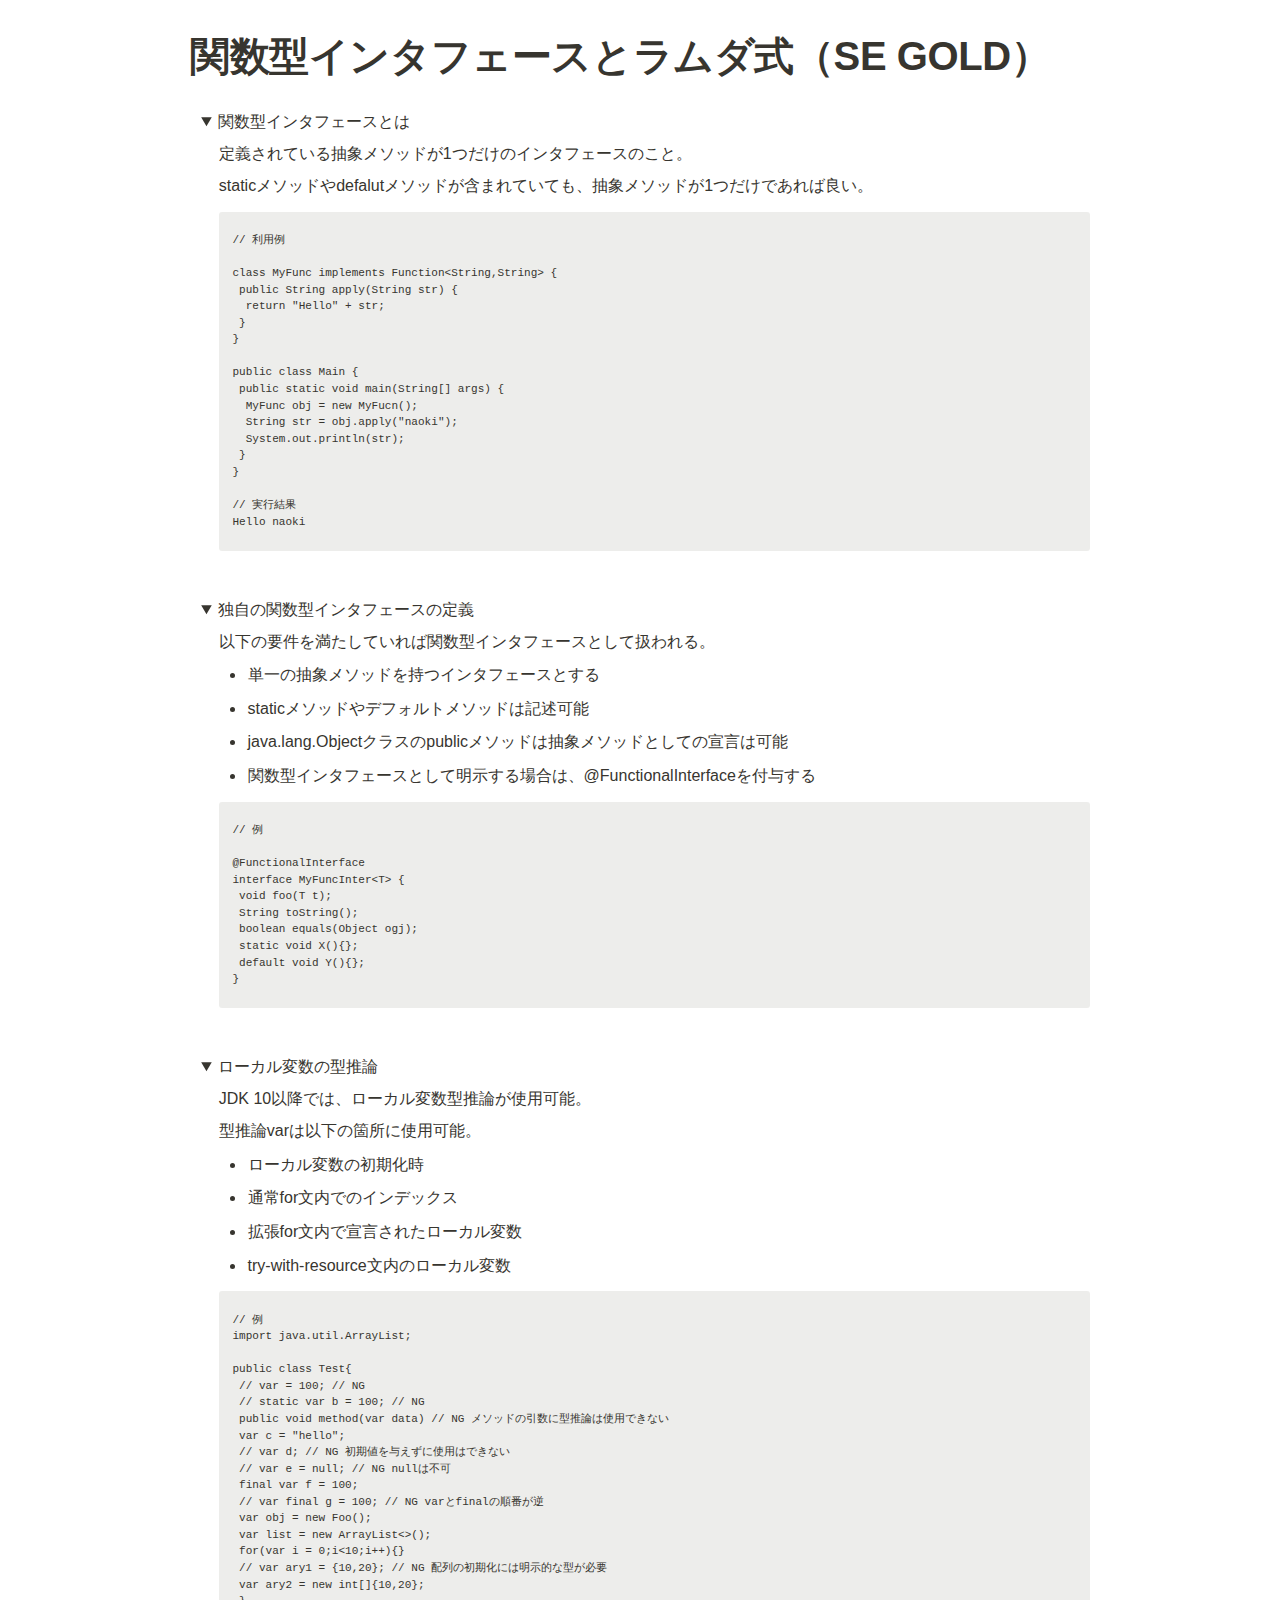
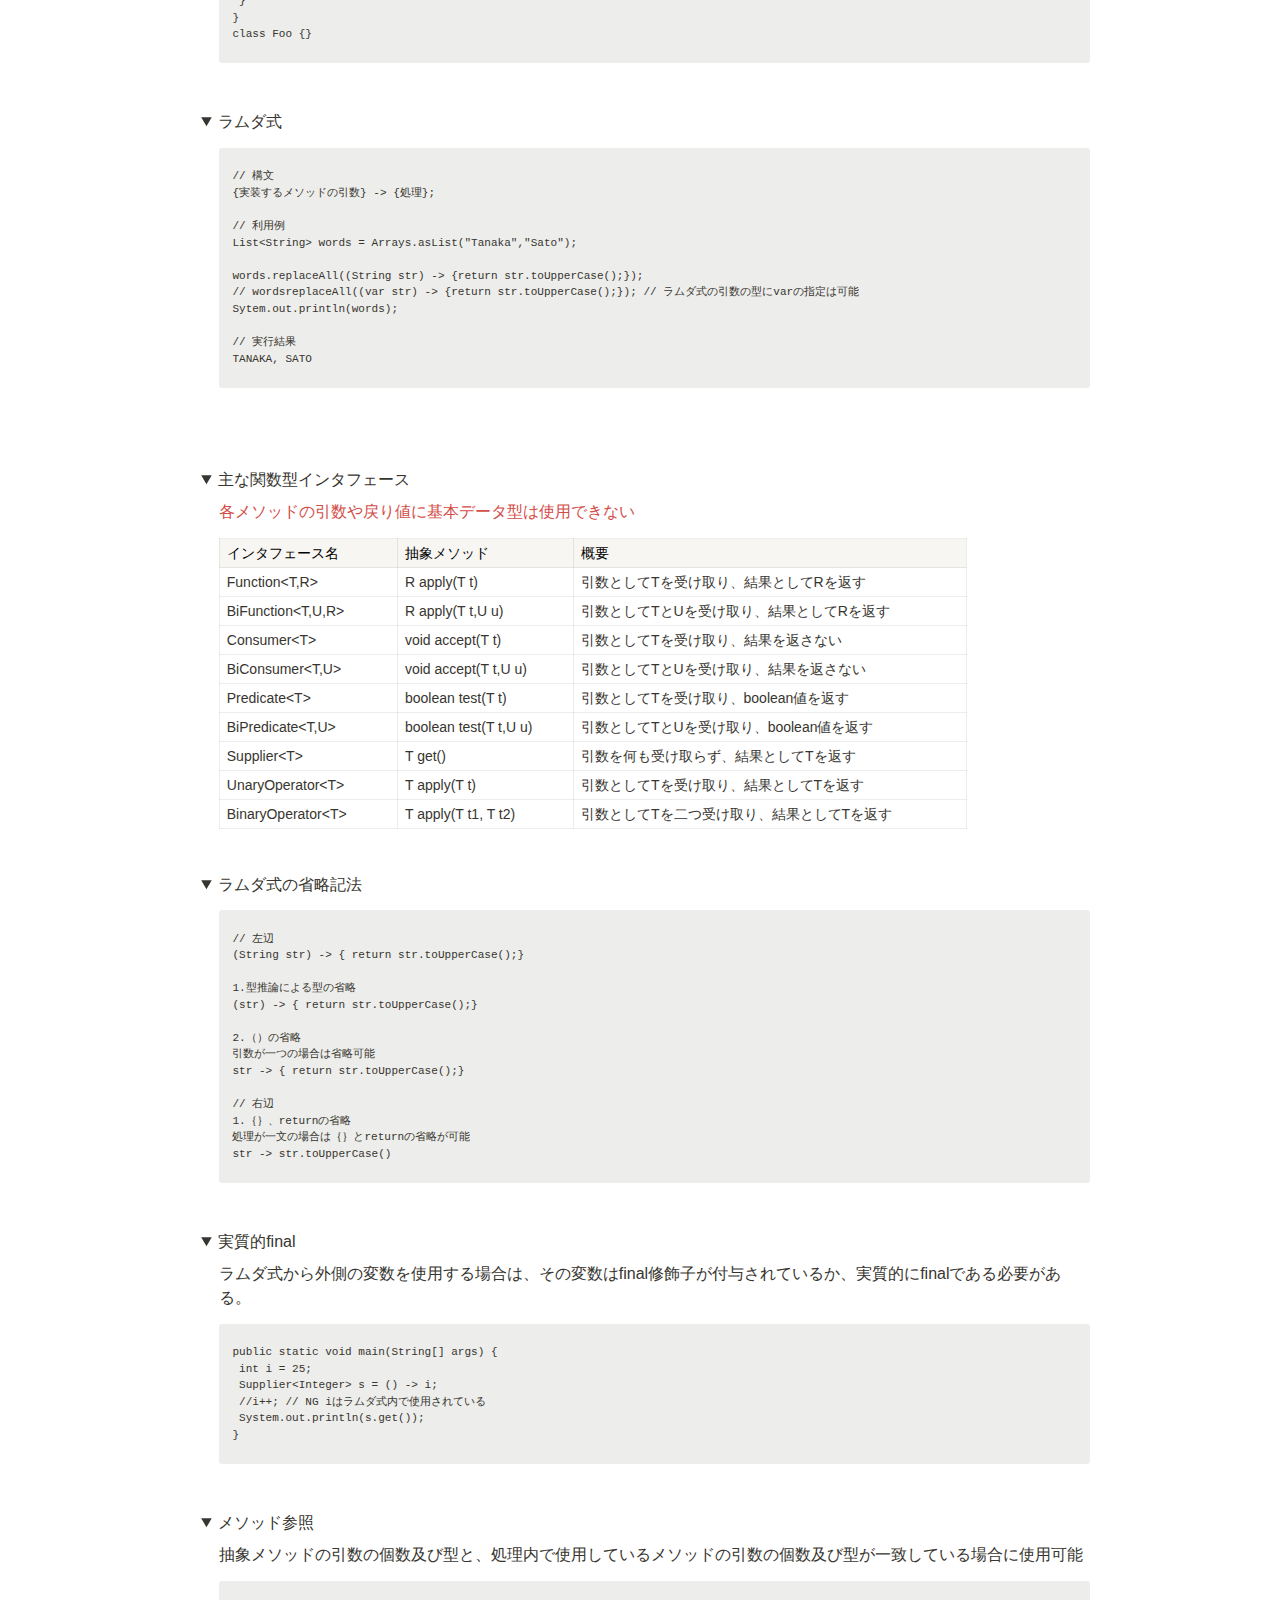
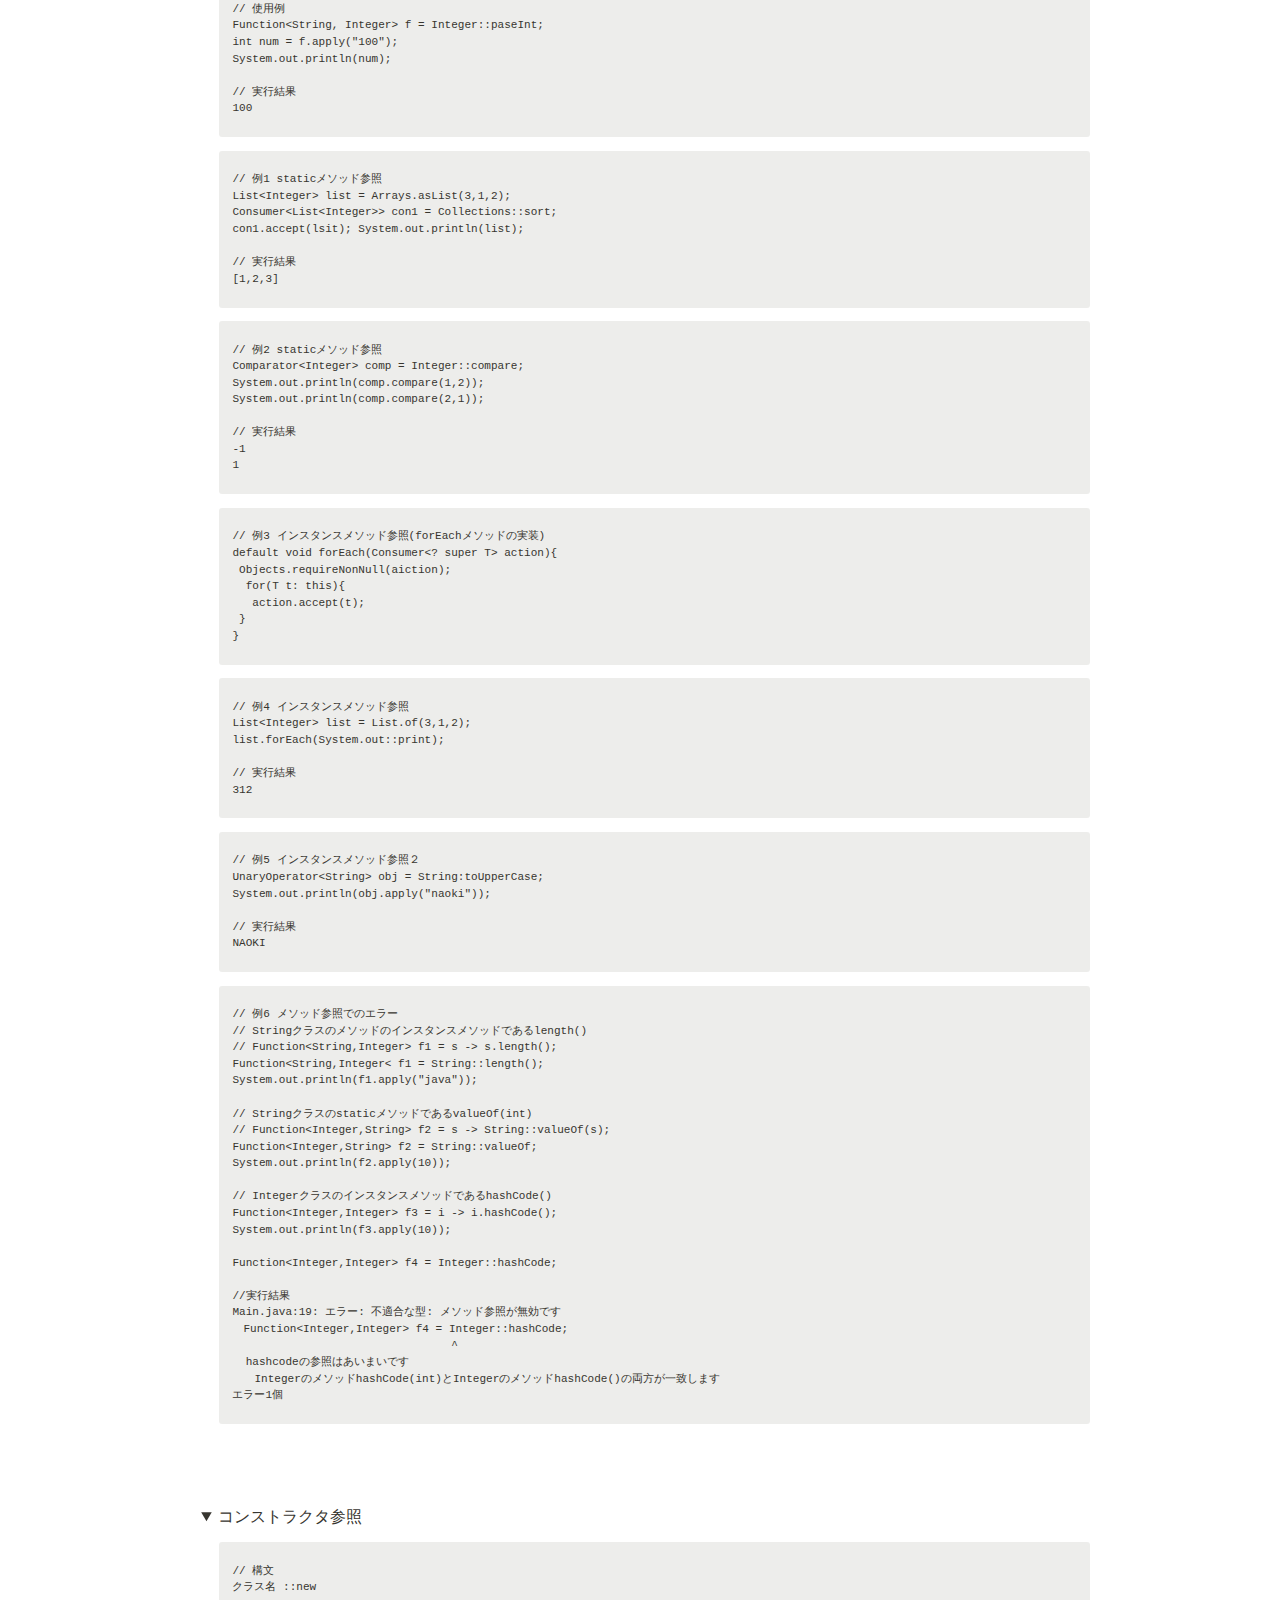
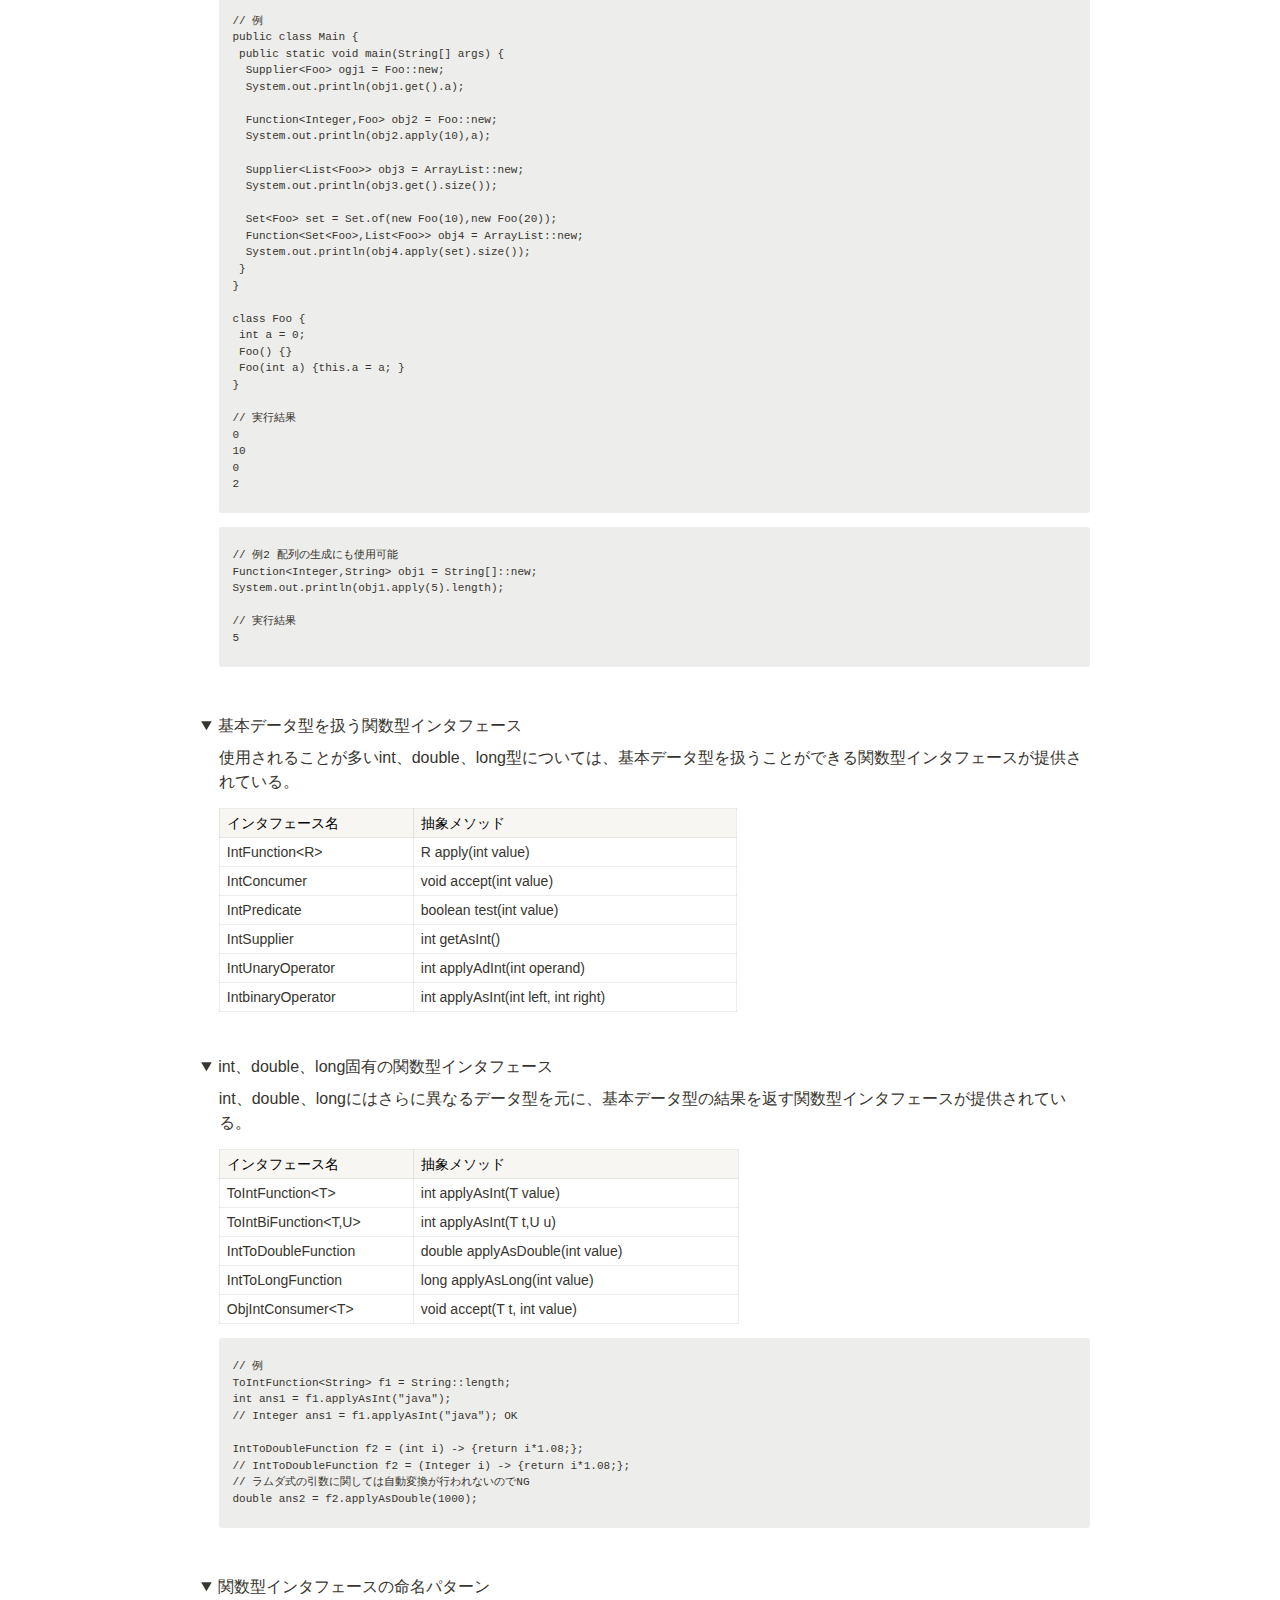
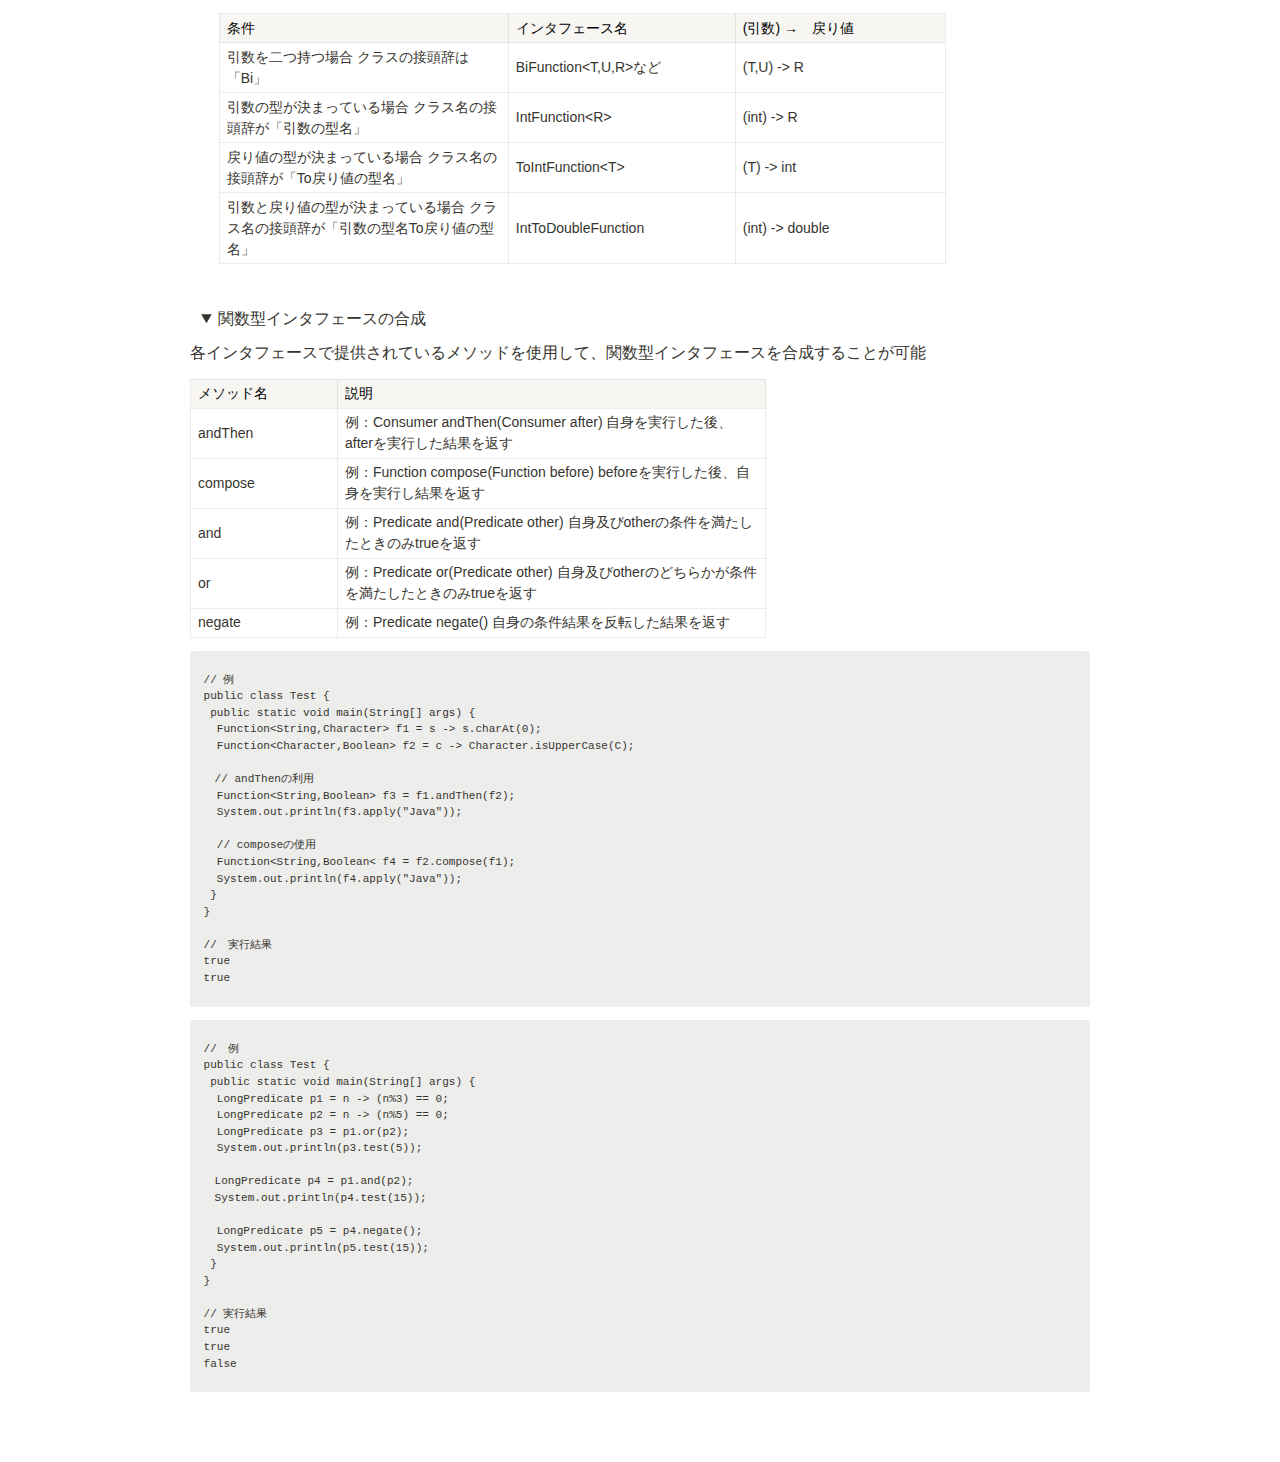
<file: java/java_interface.html>
<html><head><meta http-equiv="Content-Type" content="text/html; charset=utf-8"/><title>関数型インタフェースとラムダ式（SE GOLD）</title><style>
/* cspell:disable-file */
/* webkit printing magic: print all background colors */
html {
	-webkit-print-color-adjust: exact;
}
* {
	box-sizing: border-box;
	-webkit-print-color-adjust: exact;
}

html,
body {
	margin: 0;
	padding: 0;
}
@media only screen {
	body {
		margin: 2em auto;
		max-width: 900px;
		color: rgb(55, 53, 47);
	}
}

body {
	line-height: 1.5;
	white-space: pre-wrap;
}

a,
a.visited {
	color: inherit;
	text-decoration: underline;
}

.pdf-relative-link-path {
	font-size: 80%;
	color: #444;
}

h1,
h2,
h3 {
	letter-spacing: -0.01em;
	line-height: 1.2;
	font-weight: 600;
	margin-bottom: 0;
}

.page-title {
	font-size: 2.5rem;
	font-weight: 700;
	margin-top: 0;
	margin-bottom: 0.75em;
}

h1 {
	font-size: 1.875rem;
	margin-top: 1.875rem;
}

h2 {
	font-size: 1.5rem;
	margin-top: 1.5rem;
}

h3 {
	font-size: 1.25rem;
	margin-top: 1.25rem;
}

.source {
	border: 1px solid #ddd;
	border-radius: 3px;
	padding: 1.5em;
	word-break: break-all;
}

.callout {
	border-radius: 3px;
	padding: 1rem;
}

figure {
	margin: 1.25em 0;
	page-break-inside: avoid;
}

figcaption {
	opacity: 0.5;
	font-size: 85%;
	margin-top: 0.5em;
}

mark {
	background-color: transparent;
}

.indented {
	padding-left: 1.5em;
}

hr {
	background: transparent;
	display: block;
	width: 100%;
	height: 1px;
	visibility: visible;
	border: none;
	border-bottom: 1px solid rgba(55, 53, 47, 0.09);
}

img {
	max-width: 100%;
}

@media only print {
	img {
		max-height: 100vh;
		object-fit: contain;
	}
}

@page {
	margin: 1in;
}

.collection-content {
	font-size: 0.875rem;
}

.column-list {
	display: flex;
	justify-content: space-between;
}

.column {
	padding: 0 1em;
}

.column:first-child {
	padding-left: 0;
}

.column:last-child {
	padding-right: 0;
}

.table_of_contents-item {
	display: block;
	font-size: 0.875rem;
	line-height: 1.3;
	padding: 0.125rem;
}

.table_of_contents-indent-1 {
	margin-left: 1.5rem;
}

.table_of_contents-indent-2 {
	margin-left: 3rem;
}

.table_of_contents-indent-3 {
	margin-left: 4.5rem;
}

.table_of_contents-link {
	text-decoration: none;
	opacity: 0.7;
	border-bottom: 1px solid rgba(55, 53, 47, 0.18);
}

table,
th,
td {
	border: 1px solid rgba(55, 53, 47, 0.09);
	border-collapse: collapse;
}

table {
	border-left: none;
	border-right: none;
}

th,
td {
	font-weight: normal;
	padding: 0.25em 0.5em;
	line-height: 1.5;
	min-height: 1.5em;
	text-align: left;
}

th {
	color: rgba(55, 53, 47, 0.6);
}

ol,
ul {
	margin: 0;
	margin-block-start: 0.6em;
	margin-block-end: 0.6em;
}

li > ol:first-child,
li > ul:first-child {
	margin-block-start: 0.6em;
}

ul > li {
	list-style: disc;
}

ul.to-do-list {
	padding-inline-start: 0;
}

ul.to-do-list > li {
	list-style: none;
}

.to-do-children-checked {
	text-decoration: line-through;
	opacity: 0.375;
}

ul.toggle > li {
	list-style: none;
}

ul {
	padding-inline-start: 1.7em;
}

ul > li {
	padding-left: 0.1em;
}

ol {
	padding-inline-start: 1.6em;
}

ol > li {
	padding-left: 0.2em;
}

.mono ol {
	padding-inline-start: 2em;
}

.mono ol > li {
	text-indent: -0.4em;
}

.toggle {
	padding-inline-start: 0em;
	list-style-type: none;
}

/* Indent toggle children */
.toggle > li > details {
	padding-left: 1.7em;
}

.toggle > li > details > summary {
	margin-left: -1.1em;
}

.selected-value {
	display: inline-block;
	padding: 0 0.5em;
	background: rgba(206, 205, 202, 0.5);
	border-radius: 3px;
	margin-right: 0.5em;
	margin-top: 0.3em;
	margin-bottom: 0.3em;
	white-space: nowrap;
}

.collection-title {
	display: inline-block;
	margin-right: 1em;
}

.simple-table {
	margin-top: 1em;
	font-size: 0.875rem;
	empty-cells: show;
}
.simple-table td {
	height: 29px;
	min-width: 120px;
}

.simple-table th {
	height: 29px;
	min-width: 120px;
}

.simple-table-header-color {
	background: rgb(247, 246, 243);
	color: black;
}
.simple-table-header {
	font-weight: 500;
}

time {
	opacity: 0.5;
}

.icon {
	display: inline-block;
	max-width: 1.2em;
	max-height: 1.2em;
	text-decoration: none;
	vertical-align: text-bottom;
	margin-right: 0.5em;
}

img.icon {
	border-radius: 3px;
}

.user-icon {
	width: 1.5em;
	height: 1.5em;
	border-radius: 100%;
	margin-right: 0.5rem;
}

.user-icon-inner {
	font-size: 0.8em;
}

.text-icon {
	border: 1px solid #000;
	text-align: center;
}

.page-cover-image {
	display: block;
	object-fit: cover;
	width: 100%;
	max-height: 30vh;
}

.page-header-icon {
	font-size: 3rem;
	margin-bottom: 1rem;
}

.page-header-icon-with-cover {
	margin-top: -0.72em;
	margin-left: 0.07em;
}

.page-header-icon img {
	border-radius: 3px;
}

.link-to-page {
	margin: 1em 0;
	padding: 0;
	border: none;
	font-weight: 500;
}

p > .user {
	opacity: 0.5;
}

td > .user,
td > time {
	white-space: nowrap;
}

input[type="checkbox"] {
	transform: scale(1.5);
	margin-right: 0.6em;
	vertical-align: middle;
}

p {
	margin-top: 0.5em;
	margin-bottom: 0.5em;
}

.image {
	border: none;
	margin: 1.5em 0;
	padding: 0;
	border-radius: 0;
	text-align: center;
}

.code,
code {
	background: rgba(135, 131, 120, 0.15);
	border-radius: 3px;
	padding: 0.2em 0.4em;
	border-radius: 3px;
	font-size: 85%;
	tab-size: 2;
}

code {
	color: #eb5757;
}

.code {
	padding: 1.5em 1em;
}

.code-wrap {
	white-space: pre-wrap;
	word-break: break-all;
}

.code > code {
	background: none;
	padding: 0;
	font-size: 100%;
	color: inherit;
}

blockquote {
	font-size: 1.25em;
	margin: 1em 0;
	padding-left: 1em;
	border-left: 3px solid rgb(55, 53, 47);
}

.bookmark {
	text-decoration: none;
	max-height: 8em;
	padding: 0;
	display: flex;
	width: 100%;
	align-items: stretch;
}

.bookmark-title {
	font-size: 0.85em;
	overflow: hidden;
	text-overflow: ellipsis;
	height: 1.75em;
	white-space: nowrap;
}

.bookmark-text {
	display: flex;
	flex-direction: column;
}

.bookmark-info {
	flex: 4 1 180px;
	padding: 12px 14px 14px;
	display: flex;
	flex-direction: column;
	justify-content: space-between;
}

.bookmark-image {
	width: 33%;
	flex: 1 1 180px;
	display: block;
	position: relative;
	object-fit: cover;
	border-radius: 1px;
}

.bookmark-description {
	color: rgba(55, 53, 47, 0.6);
	font-size: 0.75em;
	overflow: hidden;
	max-height: 4.5em;
	word-break: break-word;
}

.bookmark-href {
	font-size: 0.75em;
	margin-top: 0.25em;
}

.sans { font-family: ui-sans-serif, -apple-system, BlinkMacSystemFont, "Segoe UI", Helvetica, "Apple Color Emoji", Arial, sans-serif, "Segoe UI Emoji", "Segoe UI Symbol"; }
.code { font-family: "SFMono-Regular", Menlo, Consolas, "PT Mono", "Liberation Mono", Courier, monospace; }
.serif { font-family: Lyon-Text, Georgia, ui-serif, serif; }
.mono { font-family: iawriter-mono, Nitti, Menlo, Courier, monospace; }
.pdf .sans { font-family: Inter, ui-sans-serif, -apple-system, BlinkMacSystemFont, "Segoe UI", Helvetica, "Apple Color Emoji", Arial, sans-serif, "Segoe UI Emoji", "Segoe UI Symbol", 'Twemoji', 'Noto Color Emoji', 'Noto Sans CJK JP'; }
.pdf:lang(zh-CN) .sans { font-family: Inter, ui-sans-serif, -apple-system, BlinkMacSystemFont, "Segoe UI", Helvetica, "Apple Color Emoji", Arial, sans-serif, "Segoe UI Emoji", "Segoe UI Symbol", 'Twemoji', 'Noto Color Emoji', 'Noto Sans CJK SC'; }
.pdf:lang(zh-TW) .sans { font-family: Inter, ui-sans-serif, -apple-system, BlinkMacSystemFont, "Segoe UI", Helvetica, "Apple Color Emoji", Arial, sans-serif, "Segoe UI Emoji", "Segoe UI Symbol", 'Twemoji', 'Noto Color Emoji', 'Noto Sans CJK TC'; }
.pdf:lang(ko-KR) .sans { font-family: Inter, ui-sans-serif, -apple-system, BlinkMacSystemFont, "Segoe UI", Helvetica, "Apple Color Emoji", Arial, sans-serif, "Segoe UI Emoji", "Segoe UI Symbol", 'Twemoji', 'Noto Color Emoji', 'Noto Sans CJK KR'; }
.pdf .code { font-family: Source Code Pro, "SFMono-Regular", Menlo, Consolas, "PT Mono", "Liberation Mono", Courier, monospace, 'Twemoji', 'Noto Color Emoji', 'Noto Sans Mono CJK JP'; }
.pdf:lang(zh-CN) .code { font-family: Source Code Pro, "SFMono-Regular", Menlo, Consolas, "PT Mono", "Liberation Mono", Courier, monospace, 'Twemoji', 'Noto Color Emoji', 'Noto Sans Mono CJK SC'; }
.pdf:lang(zh-TW) .code { font-family: Source Code Pro, "SFMono-Regular", Menlo, Consolas, "PT Mono", "Liberation Mono", Courier, monospace, 'Twemoji', 'Noto Color Emoji', 'Noto Sans Mono CJK TC'; }
.pdf:lang(ko-KR) .code { font-family: Source Code Pro, "SFMono-Regular", Menlo, Consolas, "PT Mono", "Liberation Mono", Courier, monospace, 'Twemoji', 'Noto Color Emoji', 'Noto Sans Mono CJK KR'; }
.pdf .serif { font-family: PT Serif, Lyon-Text, Georgia, ui-serif, serif, 'Twemoji', 'Noto Color Emoji', 'Noto Serif CJK JP'; }
.pdf:lang(zh-CN) .serif { font-family: PT Serif, Lyon-Text, Georgia, ui-serif, serif, 'Twemoji', 'Noto Color Emoji', 'Noto Serif CJK SC'; }
.pdf:lang(zh-TW) .serif { font-family: PT Serif, Lyon-Text, Georgia, ui-serif, serif, 'Twemoji', 'Noto Color Emoji', 'Noto Serif CJK TC'; }
.pdf:lang(ko-KR) .serif { font-family: PT Serif, Lyon-Text, Georgia, ui-serif, serif, 'Twemoji', 'Noto Color Emoji', 'Noto Serif CJK KR'; }
.pdf .mono { font-family: PT Mono, iawriter-mono, Nitti, Menlo, Courier, monospace, 'Twemoji', 'Noto Color Emoji', 'Noto Sans Mono CJK JP'; }
.pdf:lang(zh-CN) .mono { font-family: PT Mono, iawriter-mono, Nitti, Menlo, Courier, monospace, 'Twemoji', 'Noto Color Emoji', 'Noto Sans Mono CJK SC'; }
.pdf:lang(zh-TW) .mono { font-family: PT Mono, iawriter-mono, Nitti, Menlo, Courier, monospace, 'Twemoji', 'Noto Color Emoji', 'Noto Sans Mono CJK TC'; }
.pdf:lang(ko-KR) .mono { font-family: PT Mono, iawriter-mono, Nitti, Menlo, Courier, monospace, 'Twemoji', 'Noto Color Emoji', 'Noto Sans Mono CJK KR'; }
.highlight-default {
	color: rgba(55, 53, 47, 1);
}
.highlight-gray {
	color: rgba(120, 119, 116, 1);
	fill: rgba(120, 119, 116, 1);
}
.highlight-brown {
	color: rgba(159, 107, 83, 1);
	fill: rgba(159, 107, 83, 1);
}
.highlight-orange {
	color: rgba(217, 115, 13, 1);
	fill: rgba(217, 115, 13, 1);
}
.highlight-yellow {
	color: rgba(203, 145, 47, 1);
	fill: rgba(203, 145, 47, 1);
}
.highlight-teal {
	color: rgba(68, 131, 97, 1);
	fill: rgba(68, 131, 97, 1);
}
.highlight-blue {
	color: rgba(51, 126, 169, 1);
	fill: rgba(51, 126, 169, 1);
}
.highlight-purple {
	color: rgba(144, 101, 176, 1);
	fill: rgba(144, 101, 176, 1);
}
.highlight-pink {
	color: rgba(193, 76, 138, 1);
	fill: rgba(193, 76, 138, 1);
}
.highlight-red {
	color: rgba(212, 76, 71, 1);
	fill: rgba(212, 76, 71, 1);
}
.highlight-gray_background {
	background: rgba(241, 241, 239, 1);
}
.highlight-brown_background {
	background: rgba(244, 238, 238, 1);
}
.highlight-orange_background {
	background: rgba(251, 236, 221, 1);
}
.highlight-yellow_background {
	background: rgba(251, 243, 219, 1);
}
.highlight-teal_background {
	background: rgba(237, 243, 236, 1);
}
.highlight-blue_background {
	background: rgba(231, 243, 248, 1);
}
.highlight-purple_background {
	background: rgba(244, 240, 247, 0.8);
}
.highlight-pink_background {
	background: rgba(249, 238, 243, 0.8);
}
.highlight-red_background {
	background: rgba(253, 235, 236, 1);
}
.block-color-default {
	color: inherit;
	fill: inherit;
}
.block-color-gray {
	color: rgba(120, 119, 116, 1);
	fill: rgba(120, 119, 116, 1);
}
.block-color-brown {
	color: rgba(159, 107, 83, 1);
	fill: rgba(159, 107, 83, 1);
}
.block-color-orange {
	color: rgba(217, 115, 13, 1);
	fill: rgba(217, 115, 13, 1);
}
.block-color-yellow {
	color: rgba(203, 145, 47, 1);
	fill: rgba(203, 145, 47, 1);
}
.block-color-teal {
	color: rgba(68, 131, 97, 1);
	fill: rgba(68, 131, 97, 1);
}
.block-color-blue {
	color: rgba(51, 126, 169, 1);
	fill: rgba(51, 126, 169, 1);
}
.block-color-purple {
	color: rgba(144, 101, 176, 1);
	fill: rgba(144, 101, 176, 1);
}
.block-color-pink {
	color: rgba(193, 76, 138, 1);
	fill: rgba(193, 76, 138, 1);
}
.block-color-red {
	color: rgba(212, 76, 71, 1);
	fill: rgba(212, 76, 71, 1);
}
.block-color-gray_background {
	background: rgba(241, 241, 239, 1);
}
.block-color-brown_background {
	background: rgba(244, 238, 238, 1);
}
.block-color-orange_background {
	background: rgba(251, 236, 221, 1);
}
.block-color-yellow_background {
	background: rgba(251, 243, 219, 1);
}
.block-color-teal_background {
	background: rgba(237, 243, 236, 1);
}
.block-color-blue_background {
	background: rgba(231, 243, 248, 1);
}
.block-color-purple_background {
	background: rgba(244, 240, 247, 0.8);
}
.block-color-pink_background {
	background: rgba(249, 238, 243, 0.8);
}
.block-color-red_background {
	background: rgba(253, 235, 236, 1);
}
.select-value-color-pink { background-color: rgba(245, 224, 233, 1); }
.select-value-color-purple { background-color: rgba(232, 222, 238, 1); }
.select-value-color-green { background-color: rgba(219, 237, 219, 1); }
.select-value-color-gray { background-color: rgba(227, 226, 224, 1); }
.select-value-color-translucentGray { background-color: rgba(255, 255, 255, 0.0375); }
.select-value-color-orange { background-color: rgba(250, 222, 201, 1); }
.select-value-color-brown { background-color: rgba(238, 224, 218, 1); }
.select-value-color-red { background-color: rgba(255, 226, 221, 1); }
.select-value-color-yellow { background-color: rgba(253, 236, 200, 1); }
.select-value-color-blue { background-color: rgba(211, 229, 239, 1); }

.checkbox {
	display: inline-flex;
	vertical-align: text-bottom;
	width: 16;
	height: 16;
	background-size: 16px;
	margin-left: 2px;
	margin-right: 5px;
}

.checkbox-on {
	background-image: url("data:image/svg+xml;charset=UTF-8,%3Csvg%20width%3D%2216%22%20height%3D%2216%22%20viewBox%3D%220%200%2016%2016%22%20fill%3D%22none%22%20xmlns%3D%22http%3A%2F%2Fwww.w3.org%2F2000%2Fsvg%22%3E%0A%3Crect%20width%3D%2216%22%20height%3D%2216%22%20fill%3D%22%2358A9D7%22%2F%3E%0A%3Cpath%20d%3D%22M6.71429%2012.2852L14%204.9995L12.7143%203.71436L6.71429%209.71378L3.28571%206.2831L2%207.57092L6.71429%2012.2852Z%22%20fill%3D%22white%22%2F%3E%0A%3C%2Fsvg%3E");
}

.checkbox-off {
	background-image: url("data:image/svg+xml;charset=UTF-8,%3Csvg%20width%3D%2216%22%20height%3D%2216%22%20viewBox%3D%220%200%2016%2016%22%20fill%3D%22none%22%20xmlns%3D%22http%3A%2F%2Fwww.w3.org%2F2000%2Fsvg%22%3E%0A%3Crect%20x%3D%220.75%22%20y%3D%220.75%22%20width%3D%2214.5%22%20height%3D%2214.5%22%20fill%3D%22white%22%20stroke%3D%22%2336352F%22%20stroke-width%3D%221.5%22%2F%3E%0A%3C%2Fsvg%3E");
}
	
</style></head><body><article id="90a25007-e855-4b3e-9aa9-4af222033239" class="page sans"><header><h1 class="page-title">関数型インタフェースとラムダ式（SE GOLD）</h1></header><div class="page-body"><ul id="86b304ff-041e-4377-8333-4e7b5f7edc8b" class="toggle"><li><details open=""><summary>関数型インタフェースとは</summary><p id="ec3e7b70-8d99-4f22-a2a3-c95fd44e28f8" class="">定義されている抽象メソッドが1つだけのインタフェースのこと。</p><p id="d9eff341-a841-428a-a2e5-53bc01b3b65b" class="">staticメソッドやdefalutメソッドが含まれていても、抽象メソッドが1つだけであれば良い。</p><pre id="242754bf-2b05-4022-ba98-5a5a8fb4c40f" class="code"><code>// 利用例

class MyFunc implements Function&lt;String,String&gt; { 
 public String apply(String str) { 
  return &quot;Hello&quot; + str;
 }
}

public class Main {
 public static void main(String[] args) { 
  MyFunc obj = new MyFucn();
  String str = obj.apply(&quot;naoki&quot;);
  System.out.println(str); 
 }
}

// 実行結果
Hello naoki</code></pre></details></li></ul><p id="22172aa5-824a-42c9-9c8e-01c31f143483" class="">
</p><ul id="d0e396fd-43c9-4705-ac54-292753ae73b5" class="toggle"><li><details open=""><summary>独自の関数型インタフェースの定義</summary><p id="87fe0a1e-3826-4bf6-a1ae-98544f69214f" class="">以下の要件を満たしていれば関数型インタフェースとして扱われる。</p><ul id="cb75379d-c31a-40bd-beb4-38bd42274590" class="bulleted-list"><li style="list-style-type:disc">単一の抽象メソッドを持つインタフェースとする</li></ul><ul id="00ba86bd-6b21-408e-9336-b3154b9feea5" class="bulleted-list"><li style="list-style-type:disc">staticメソッドやデフォルトメソッドは記述可能</li></ul><ul id="a27fc183-a314-4da6-b9ef-02292f817988" class="bulleted-list"><li style="list-style-type:disc">java.lang.Objectクラスのpublicメソッドは抽象メソッドとしての宣言は可能</li></ul><ul id="5c256d62-2b3e-4e1f-9cf8-4b9bd4d350cd" class="bulleted-list"><li style="list-style-type:disc">関数型インタフェースとして明示する場合は、@FunctionalInterfaceを付与する</li></ul><pre id="e8fde77e-235e-4ea8-8027-8fbb83d39a6e" class="code"><code>// 例

@FunctionalInterface
interface MyFuncInter&lt;T&gt; {
 void foo(T t);
 String toString();
 boolean equals(Object ogj);
 static void X(){};
 default void Y(){};
}</code></pre></details></li></ul><p id="4d27e3ea-8b4d-4151-941d-a26e9dce7dd9" class="">
</p><ul id="fa6ada88-08ab-4d3d-9d37-501acc7f3113" class="toggle"><li><details open=""><summary>ローカル変数の型推論</summary><p id="f0b49aa0-40b5-409c-a9f8-4d592457c990" class="">JDK 10以降では、ローカル変数型推論が使用可能。</p><p id="e3e6e0b1-cb02-4d3a-88de-0e3a83433ecb" class="">型推論varは以下の箇所に使用可能。</p><ul id="bd5d0afc-23df-46e2-bbac-3cfcd982a9e6" class="bulleted-list"><li style="list-style-type:disc">ローカル変数の初期化時</li></ul><ul id="1310c5c3-d328-48f2-93d5-93d834a375c0" class="bulleted-list"><li style="list-style-type:disc">通常for文内でのインデックス</li></ul><ul id="c850ec85-8b38-478c-8923-eb4dc80283ce" class="bulleted-list"><li style="list-style-type:disc">拡張for文内で宣言されたローカル変数</li></ul><ul id="9cb5c6b0-b147-496e-bfc2-9bc1909292ce" class="bulleted-list"><li style="list-style-type:disc">try-with-resource文内のローカル変数</li></ul><pre id="043e61f6-c3b9-4bb8-a793-05f2c408ad1f" class="code"><code>// 例
import java.util.ArrayList;

public class Test{
 // var = 100; // NG
 // static var b = 100; // NG
 public void method(var data) // NG メソッドの引数に型推論は使用できない
 var c = &quot;hello&quot;;
 // var d; // NG 初期値を与えずに使用はできない
 // var e = null; // NG nullは不可
 final var f = 100;
 // var final g = 100; // NG varとfinalの順番が逆
 var obj = new Foo();
 var list = new ArrayList&lt;&gt;();
 for(var i = 0;i&lt;10;i++){}
 // var ary1 = {10,20}; // NG 配列の初期化には明示的な型が必要
 var ary2 = new int[]{10,20};
 }
}
class Foo {}</code></pre></details></li></ul><p id="723dbc9e-4be5-47de-803d-c11a60991c79" class="">
</p><ul id="ac628f28-70e8-42bb-9454-4d8f473823c3" class="toggle"><li><details open=""><summary>ラムダ式</summary><pre id="3701eba1-8f14-43d1-8f12-a782c9f2cf2d" class="code"><code>// 構文
{実装するメソッドの引数} -&gt; {処理};

// 利用例
List&lt;String&gt; words = Arrays.asList(&quot;Tanaka&quot;,&quot;Sato&quot;);

words.replaceAll((String str) -&gt; {return str.toUpperCase();});
// wordsreplaceAll((var str) -&gt; {return str.toUpperCase();}); // ラムダ式の引数の型にvarの指定は可能
Sytem.out.println(words);

// 実行結果
TANAKA, SATO</code></pre><p id="429aef59-d5a4-4652-9b01-7f53167b0fb8" class="">
</p></details></li></ul><p id="1fc7d95d-9b6e-4695-9765-407bfc705431" class="">
</p><ul id="b2284cf1-f6fc-4121-a30e-4d607c668645" class="toggle"><li><details open=""><summary>主な関数型インタフェース</summary><p id="69f02c6f-afcd-4801-8263-b62a383d9885" class=""><mark class="highlight-red">各メソッドの引数や戻り値に基本データ型は使用できない</mark></p><table id="82328f6d-cd4c-4e5d-8ac9-f2bbaaf40d56" class="simple-table"><thead class="simple-table-header"><tr id="361e29d8-51a0-4972-92ff-deda9bb84192"><th id="\PLK" class="simple-table-header-color simple-table-header" style="width:178.1875px">インタフェース名</th><th id="B@kJ" class="simple-table-header-color simple-table-header" style="width:176px">抽象メソッド</th><th id="cvcs" class="simple-table-header-color simple-table-header" style="width:393px">概要</th></tr></thead><tbody><tr id="c8fdafd6-7ce9-40aa-a0c7-153845681238"><td id="\PLK" class="" style="width:178.1875px">Function&lt;T,R&gt;</td><td id="B@kJ" class="" style="width:176px">R apply(T t)</td><td id="cvcs" class="" style="width:393px">引数としてTを受け取り、結果としてRを返す</td></tr><tr id="5639a155-f7f7-4bdf-a294-c6a94958f682"><td id="\PLK" class="" style="width:178.1875px">BiFunction&lt;T,U,R&gt;</td><td id="B@kJ" class="" style="width:176px">R apply(T t,U u)</td><td id="cvcs" class="" style="width:393px">引数としてTとUを受け取り、結果としてRを返す</td></tr><tr id="8a580224-b1cb-434c-b05a-0e018f528197"><td id="\PLK" class="" style="width:178.1875px">Consumer&lt;T&gt;</td><td id="B@kJ" class="" style="width:176px">void accept(T t)</td><td id="cvcs" class="" style="width:393px">引数としてTを受け取り、結果を返さない</td></tr><tr id="5f9f07a6-1358-4f66-9acf-5e480cf6c2b8"><td id="\PLK" class="" style="width:178.1875px">BiConsumer&lt;T,U&gt;</td><td id="B@kJ" class="" style="width:176px">void accept(T t,U u)</td><td id="cvcs" class="" style="width:393px">引数としてTとUを受け取り、結果を返さない</td></tr><tr id="59f47593-0ee8-49c1-b568-26fab021656e"><td id="\PLK" class="" style="width:178.1875px">Predicate&lt;T&gt;</td><td id="B@kJ" class="" style="width:176px">boolean test(T t)</td><td id="cvcs" class="" style="width:393px">引数としてTを受け取り、boolean値を返す</td></tr><tr id="f98489cd-66e4-461b-b77f-29137cd2aef2"><td id="\PLK" class="" style="width:178.1875px">BiPredicate&lt;T,U&gt;</td><td id="B@kJ" class="" style="width:176px">boolean test(T t,U u)</td><td id="cvcs" class="" style="width:393px">引数としてTとUを受け取り、boolean値を返す</td></tr><tr id="ed97a4f1-ba0a-46f6-9118-4868b6677b8c"><td id="\PLK" class="" style="width:178.1875px">Supplier&lt;T&gt;</td><td id="B@kJ" class="" style="width:176px">T get()</td><td id="cvcs" class="" style="width:393px">引数を何も受け取らず、結果としてTを返す</td></tr><tr id="6f5600c6-b05d-4d15-b038-bc5edecc3eb3"><td id="\PLK" class="" style="width:178.1875px">UnaryOperator&lt;T&gt;</td><td id="B@kJ" class="" style="width:176px">T apply(T t)</td><td id="cvcs" class="" style="width:393px">引数としてTを受け取り、結果としてTを返す</td></tr><tr id="aa61e7e6-a74e-4691-aef2-e63d68119eee"><td id="\PLK" class="" style="width:178.1875px">BinaryOperator&lt;T&gt;</td><td id="B@kJ" class="" style="width:176px">T apply(T t1, T t2)</td><td id="cvcs" class="" style="width:393px">引数としてTを二つ受け取り、結果としてTを返す</td></tr></tbody></table></details></li></ul><p id="c3b6dc41-c704-46a9-b9c3-73e4d24b10ed" class="">
</p><ul id="5bf5561c-9b4c-4112-ac12-98a583aa921a" class="toggle"><li><details open=""><summary>ラムダ式の省略記法</summary><pre id="346d6cf8-4b19-404f-ba8d-e2a57b3f52f3" class="code"><code>// 左辺
(String str) -&gt; { return str.toUpperCase();}

1.型推論による型の省略
(str) -&gt; { return str.toUpperCase();}

2.（）の省略
引数が一つの場合は省略可能
str -&gt; { return str.toUpperCase();}

// 右辺
1.｛｝、returnの省略
処理が一文の場合は｛｝とreturnの省略が可能
str -&gt; str.toUpperCase()</code></pre></details></li></ul><p id="a6ae32ed-fee6-4f6a-8c38-d820e515967f" class="">
</p><ul id="c0f14bd5-8e0b-4aad-a238-7907c29b2540" class="toggle"><li><details open=""><summary>実質的final</summary><p id="682f8f7b-c4ac-41ea-b4b6-0bf1119abdf1" class="">ラムダ式から外側の変数を使用する場合は、その変数はfinal修飾子が付与されているか、実質的にfinalである必要がある。</p><pre id="c9576973-3adf-45a6-abeb-afe197643d86" class="code"><code>public static void main(String[] args) {
 int i = 25;
 Supplier&lt;Integer&gt; s = () -&gt; i;
 //i++; // NG iはラムダ式内で使用されている
 System.out.println(s.get());
}</code></pre></details></li></ul><p id="4363e840-b984-4039-a402-779797c49af0" class="">
</p><ul id="fcf3f778-d582-49ee-ac62-6ca71e35a9d3" class="toggle"><li><details open=""><summary>メソッド参照</summary><p id="86739738-2fe9-4b07-b602-543cd04c6a49" class="">抽象メソッドの引数の個数及び型と、処理内で使用しているメソッドの引数の個数及び型が一致している場合に使用可能</p><pre id="aa6c2c09-34d4-4ac8-acfa-4200ece84f8b" class="code"><code>// 使用例
Function&lt;String, Integer&gt; f = Integer::paseInt;
int num = f.apply(&quot;100&quot;);
System.out.println(num);

// 実行結果
100</code></pre><pre id="cf1686a3-b7db-4b1e-809f-bc5f2217d1c2" class="code"><code>// 例1 staticメソッド参照
List&lt;Integer&gt; list = Arrays.asList(3,1,2);
Consumer&lt;List&lt;Integer&gt;&gt; con1 = Collections::sort;
con1.accept(lsit); System.out.println(list);

// 実行結果
[1,2,3]</code></pre><pre id="7c90aa86-e4e7-41bb-83ea-8b57c88cb2cb" class="code"><code>// 例2 staticメソッド参照
Comparator&lt;Integer&gt; comp = Integer::compare;
System.out.println(comp.compare(1,2));
System.out.println(comp.compare(2,1));

// 実行結果
-1
1</code></pre><pre id="069bf38d-b36a-41f5-ace9-c7e8be2e72ae" class="code"><code>// 例3 インスタンスメソッド参照(forEachメソッドの実装)
default void forEach(Consumer&lt;? super T&gt; action){
 Objects.requireNonNull(aiction);
  for(T t: this){
   action.accept(t);
 }
}</code></pre><pre id="2657d5a9-e040-4329-81e3-dbf9722540c9" class="code"><code>// 例4 インスタンスメソッド参照
List&lt;Integer&gt; list = List.of(3,1,2);
list.forEach(System.out::print);

// 実行結果
312</code></pre><pre id="4713a0b4-891d-4482-9920-42b67484dbff" class="code"><code>// 例5 インスタンスメソッド参照２
UnaryOperator&lt;String&gt; obj = String:toUpperCase;
System.out.println(obj.apply(&quot;naoki&quot;));

// 実行結果
NAOKI</code></pre><pre id="4e7aedce-44e2-46cf-aee9-50021d033300" class="code"><code>// 例6 メソッド参照でのエラー
// Stringクラスのメソッドのインスタンスメソッドであるlength()
// Function&lt;String,Integer&gt; f1 = s -&gt; s.length();
Function&lt;String,Integer&lt; f1 = String::length();
System.out.println(f1.apply(&quot;java&quot;));

// StringクラスのstaticメソッドであるvalueOf(int)
// Function&lt;Integer,String&gt; f2 = s -&gt; String::valueOf(s);
Function&lt;Integer,String&gt; f2 = String::valueOf;
System.out.println(f2.apply(10));

// IntegerクラスのインスタンスメソッドであるhashCode()
Function&lt;Integer,Integer&gt; f3 = i -&gt; i.hashCode();
System.out.println(f3.apply(10));

Function&lt;Integer,Integer&gt; f4 = Integer::hashCode;

//実行結果
Main.java:19: エラー: 不適合な型: メソッド参照が無効です
　Function&lt;Integer,Integer&gt; f4 = Integer::hashCode;
                                 ^
  hashcodeの参照はあいまいです
　　IntegerのメソッドhashCode(int)とIntegerのメソッドhashCode()の両方が一致します
エラー1個</code></pre><p id="fa3736a5-5470-429d-b21f-30354c3df0b2" class="">
</p></details></li></ul><p id="c933bc57-01a6-439d-8e42-866cce852b8e" class="">
</p><ul id="ef7a01cf-7503-431d-aab3-74d7a4987cdd" class="toggle"><li><details open=""><summary>コンストラクタ参照</summary><pre id="212da2ff-1fc0-47fd-8d08-86894487e9fc" class="code"><code>// 構文
クラス名 ::new

// 例
public class Main {
 public static void main(String[] args) {
  Supplier&lt;Foo&gt; ogj1 = Foo::new;
  System.out.println(obj1.get().a);

  Function&lt;Integer,Foo&gt; obj2 = Foo::new;
  System.out.println(obj2.apply(10),a);

  Supplier&lt;List&lt;Foo&gt;&gt; obj3 = ArrayList::new;
  System.out.println(obj3.get().size());

  Set&lt;Foo&gt; set = Set.of(new Foo(10),new Foo(20));
  Function&lt;Set&lt;Foo&gt;,List&lt;Foo&gt;&gt; obj4 = ArrayList::new;
  System.out.println(obj4.apply(set).size());
 }
}

class Foo {
 int a = 0;
 Foo() {}
 Foo(int a) {this.a = a; }
}

// 実行結果
0
10
0
2</code></pre><pre id="83f66699-b5db-463f-b3db-780b5e82fa61" class="code"><code>// 例2 配列の生成にも使用可能
Function&lt;Integer,String&gt; obj1 = String[]::new;
System.out.println(obj1.apply(5).length);

// 実行結果
5</code></pre></details></li></ul><p id="6a0ece17-bc37-43b7-8558-04af941e5ccf" class="">
</p><ul id="0529f0d7-0408-4b54-aa17-3dc5ed786b1c" class="toggle"><li><details open=""><summary>基本データ型を扱う関数型インタフェース</summary><p id="9df3b7b1-545d-4506-b51b-8e3fd9c26318" class="">使用されることが多いint、double、long型については、基本データ型を扱うことができる関数型インタフェースが提供されている。</p><table id="b0f8c74f-6c92-40db-a251-10493efd58d6" class="simple-table"><thead class="simple-table-header"><tr id="7b57b533-7ddd-49e6-af5c-50bd06bc23f4"><th id="v_Bp" class="simple-table-header-color simple-table-header" style="width:194px">インタフェース名</th><th id="jzYN" class="simple-table-header-color simple-table-header" style="width:323px">抽象メソッド</th></tr></thead><tbody><tr id="c7a41c3c-c85e-480d-9b1f-da91d90f3ffc"><td id="v_Bp" class="" style="width:194px">IntFunction&lt;R&gt;</td><td id="jzYN" class="" style="width:323px">R apply(int value)</td></tr><tr id="2e225907-95f3-4718-b915-9d9cf422a6e5"><td id="v_Bp" class="" style="width:194px">IntConcumer</td><td id="jzYN" class="" style="width:323px">void accept(int value)</td></tr><tr id="4ddd943c-fc42-4f65-8094-5e0216659b7e"><td id="v_Bp" class="" style="width:194px">IntPredicate</td><td id="jzYN" class="" style="width:323px">boolean test(int value)</td></tr><tr id="c25343ea-1268-4f5a-b6a5-cddc0a6efdaf"><td id="v_Bp" class="" style="width:194px">IntSupplier</td><td id="jzYN" class="" style="width:323px">int getAsInt()</td></tr><tr id="d00f5706-4352-402a-8e48-7eb256fc0e20"><td id="v_Bp" class="" style="width:194px">IntUnaryOperator</td><td id="jzYN" class="" style="width:323px">int applyAdInt(int operand)</td></tr><tr id="03c1a1ff-7723-4aa8-8d5e-57ffe282aae5"><td id="v_Bp" class="" style="width:194px">IntbinaryOperator</td><td id="jzYN" class="" style="width:323px">int applyAsInt(int left, int right)</td></tr></tbody></table></details></li></ul><p id="ff351c0c-b2f7-4bc9-824a-ab98a8d012bd" class="">
</p><ul id="29b0ce10-0610-4690-b5b1-4c7237add0bf" class="toggle"><li><details open=""><summary>int、double、long固有の関数型インタフェース</summary><p id="ae50b687-2e7f-4aee-b94f-2e699c06b02d" class="">int、double、longにはさらに異なるデータ型を元に、基本データ型の結果を返す関数型インタフェースが提供されている。</p><table id="54016202-cdc4-4521-8a6f-c376794a4d6e" class="simple-table"><thead class="simple-table-header"><tr id="a795e5e9-29d8-4ecd-bf94-e7e8ee45e189"><th id="tU}u" class="simple-table-header-color simple-table-header" style="width:194px">インタフェース名</th><th id="wo&lt;Y" class="simple-table-header-color simple-table-header" style="width:325px">抽象メソッド</th></tr></thead><tbody><tr id="b55839e8-1165-43c7-9a2d-e14f9c66c384"><td id="tU}u" class="" style="width:194px">ToIntFunction&lt;T&gt;</td><td id="wo&lt;Y" class="" style="width:325px">int applyAsInt(T value)</td></tr><tr id="29456761-6fed-47a3-804c-27de82100045"><td id="tU}u" class="" style="width:194px">ToIntBiFunction&lt;T,U&gt;</td><td id="wo&lt;Y" class="" style="width:325px">int applyAsInt(T t,U u)</td></tr><tr id="cc323697-3edb-4d0f-92e8-d65122eed98e"><td id="tU}u" class="" style="width:194px">IntToDoubleFunction</td><td id="wo&lt;Y" class="" style="width:325px">double applyAsDouble(int value)</td></tr><tr id="fe923911-46f6-49cc-900c-7aa98cba62c4"><td id="tU}u" class="" style="width:194px">IntToLongFunction</td><td id="wo&lt;Y" class="" style="width:325px">long applyAsLong(int value)</td></tr><tr id="b0482219-b36c-47f4-b1c5-6a4b9a117dda"><td id="tU}u" class="" style="width:194px">ObjIntConsumer&lt;T&gt;</td><td id="wo&lt;Y" class="" style="width:325px">void accept(T t, int value)</td></tr></tbody></table><pre id="a2aff47f-a1de-4e83-8ed9-04194cff4a7d" class="code"><code>// 例
ToIntFunction&lt;String&gt; f1 = String::length;
int ans1 = f1.applyAsInt(&quot;java&quot;);
// Integer ans1 = f1.applyAsInt(&quot;java&quot;); OK

IntToDoubleFunction f2 = (int i) -&gt; {return i*1.08;};
// IntToDoubleFunction f2 = (Integer i) -&gt; {return i*1.08;}; 
// ラムダ式の引数に関しては自動変換が行われないのでNG 
double ans2 = f2.applyAsDouble(1000);</code></pre></details></li></ul><p id="a0f80591-35f7-4fdc-9f8a-f3af525a19ac" class="">
</p><ul id="b6eead07-5744-45c8-a2c4-7a9997de0b9e" class="toggle"><li><details open=""><summary>関数型インタフェースの命名パターン</summary><table id="6a230bb6-22fc-4fa3-b4ff-e85bdf4aa35e" class="simple-table"><thead class="simple-table-header"><tr id="c9642ab6-dcef-4283-adec-94074bc48ba5"><th id="{@JB" class="simple-table-header-color simple-table-header" style="width:289px">条件</th><th id="jZLK" class="simple-table-header-color simple-table-header" style="width:227px">インタフェース名</th><th id="dbY^" class="simple-table-header-color simple-table-header" style="width:210px">(引数) →　戻り値</th></tr></thead><tbody><tr id="c83fb6fd-9113-45ae-a124-ae1328a2db0e"><td id="{@JB" class="" style="width:289px">引数を二つ持つ場合
クラスの接頭辞は「Bi」</td><td id="jZLK" class="" style="width:227px">BiFunction&lt;T,U,R&gt;など</td><td id="dbY^" class="" style="width:210px">(T,U) -&gt; R</td></tr><tr id="e2af58e9-959c-4842-934d-f2019244fe54"><td id="{@JB" class="" style="width:289px">引数の型が決まっている場合
クラス名の接頭辞が「引数の型名」</td><td id="jZLK" class="" style="width:227px">IntFunction&lt;R&gt;</td><td id="dbY^" class="" style="width:210px">(int) -&gt; R</td></tr><tr id="12df4a8e-3a1f-425b-aae3-6cc427786bb8"><td id="{@JB" class="" style="width:289px">戻り値の型が決まっている場合
クラス名の接頭辞が「To戻り値の型名」</td><td id="jZLK" class="" style="width:227px">ToIntFunction&lt;T&gt;</td><td id="dbY^" class="" style="width:210px">(T) -&gt; int</td></tr><tr id="9aa1b720-0d0f-482c-bc14-b7aa64dc46d3"><td id="{@JB" class="" style="width:289px">引数と戻り値の型が決まっている場合
クラス名の接頭辞が「引数の型名To戻り値の型名」</td><td id="jZLK" class="" style="width:227px">IntToDoubleFunction</td><td id="dbY^" class="" style="width:210px">(int) -&gt; double</td></tr></tbody></table></details></li></ul><p id="a685b186-0f03-43aa-b5da-cec70411bd3a" class="">
</p><ul id="a86bbbb1-450c-4dcc-9390-8c6f1ff3d281" class="toggle"><li><details open=""><summary>関数型インタフェースの合成</summary></details></li></ul><p id="7a2302f8-2609-4b0b-8003-a0110b448ba2" class="">各インタフェースで提供されているメソッドを使用して、関数型インタフェースを合成することが可能</p><table id="0936a789-1d42-4575-a07e-e820fa934bd0" class="simple-table"><thead class="simple-table-header"><tr id="2b5a72bd-7633-41ce-8865-b69d617c7775"><th id="q|sk" class="simple-table-header-color simple-table-header" style="width:147px">メソッド名</th><th id="rI?E" class="simple-table-header-color simple-table-header" style="width:428px">説明</th></tr></thead><tbody><tr id="ca1b0428-f0f4-4f80-bc61-92bd891ef6d8"><td id="q|sk" class="" style="width:147px">andThen</td><td id="rI?E" class="" style="width:428px">例：Consumer andThen(Consumer after)
自身を実行した後、afterを実行した結果を返す</td></tr><tr id="610ef8c5-9996-4e53-8da4-acd09d5396f9"><td id="q|sk" class="" style="width:147px">compose</td><td id="rI?E" class="" style="width:428px">例：Function compose(Function before)
beforeを実行した後、自身を実行し結果を返す</td></tr><tr id="f68737b7-b865-49a8-ba21-7f9d492c986e"><td id="q|sk" class="" style="width:147px">and</td><td id="rI?E" class="" style="width:428px">例：Predicate and(Predicate other)
自身及びotherの条件を満たしたときのみtrueを返す</td></tr><tr id="0c392820-f8dd-40ae-a15d-5c0398cd682a"><td id="q|sk" class="" style="width:147px">or</td><td id="rI?E" class="" style="width:428px">例：Predicate or(Predicate other)
自身及びotherのどちらかが条件を満たしたときのみtrueを返す</td></tr><tr id="58a651ab-38f7-4545-8738-6dbc51feb057"><td id="q|sk" class="" style="width:147px">negate</td><td id="rI?E" class="" style="width:428px">例：Predicate negate()
自身の条件結果を反転した結果を返す</td></tr></tbody></table><pre id="e1d45dc1-bb82-44b0-a470-6d147bce2724" class="code"><code>// 例
public class Test {
 public static void main(String[] args) {
  Function&lt;String,Character&gt; f1 = s -&gt; s.charAt(0);
  Function&lt;Character,Boolean&gt; f2 = c -&gt; Character.isUpperCase(C);

　// andThenの利用
  Function&lt;String,Boolean&gt; f3 = f1.andThen(f2);
  System.out.println(f3.apply(&quot;Java&quot;));

  // composeの使用
  Function&lt;String,Boolean&lt; f4 = f2.compose(f1);
  System.out.println(f4.apply(&quot;Java&quot;));
 }
}

//　実行結果
true
true</code></pre><pre id="5d901469-f604-4ad8-93e6-6265b2def788" class="code"><code>//　例
public class Test {
 public static void main(String[] args) {
  LongPredicate p1 = n -&gt; (n%3) == 0;
  LongPredicate p2 = n -&gt; (n%5) == 0;
  LongPredicate p3 = p1.or(p2);
  System.out.println(p3.test(5));

　LongPredicate p4 = p1.and(p2);
　System.out.println(p4.test(15));

  LongPredicate p5 = p4.negate();
  System.out.println(p5.test(15));
 }
}

// 実行結果
true
true
false</code></pre><p id="faf7c473-d4e0-4bb3-bd6a-450848ce4f81" class="">
</p></div></article></body></html>
</file>
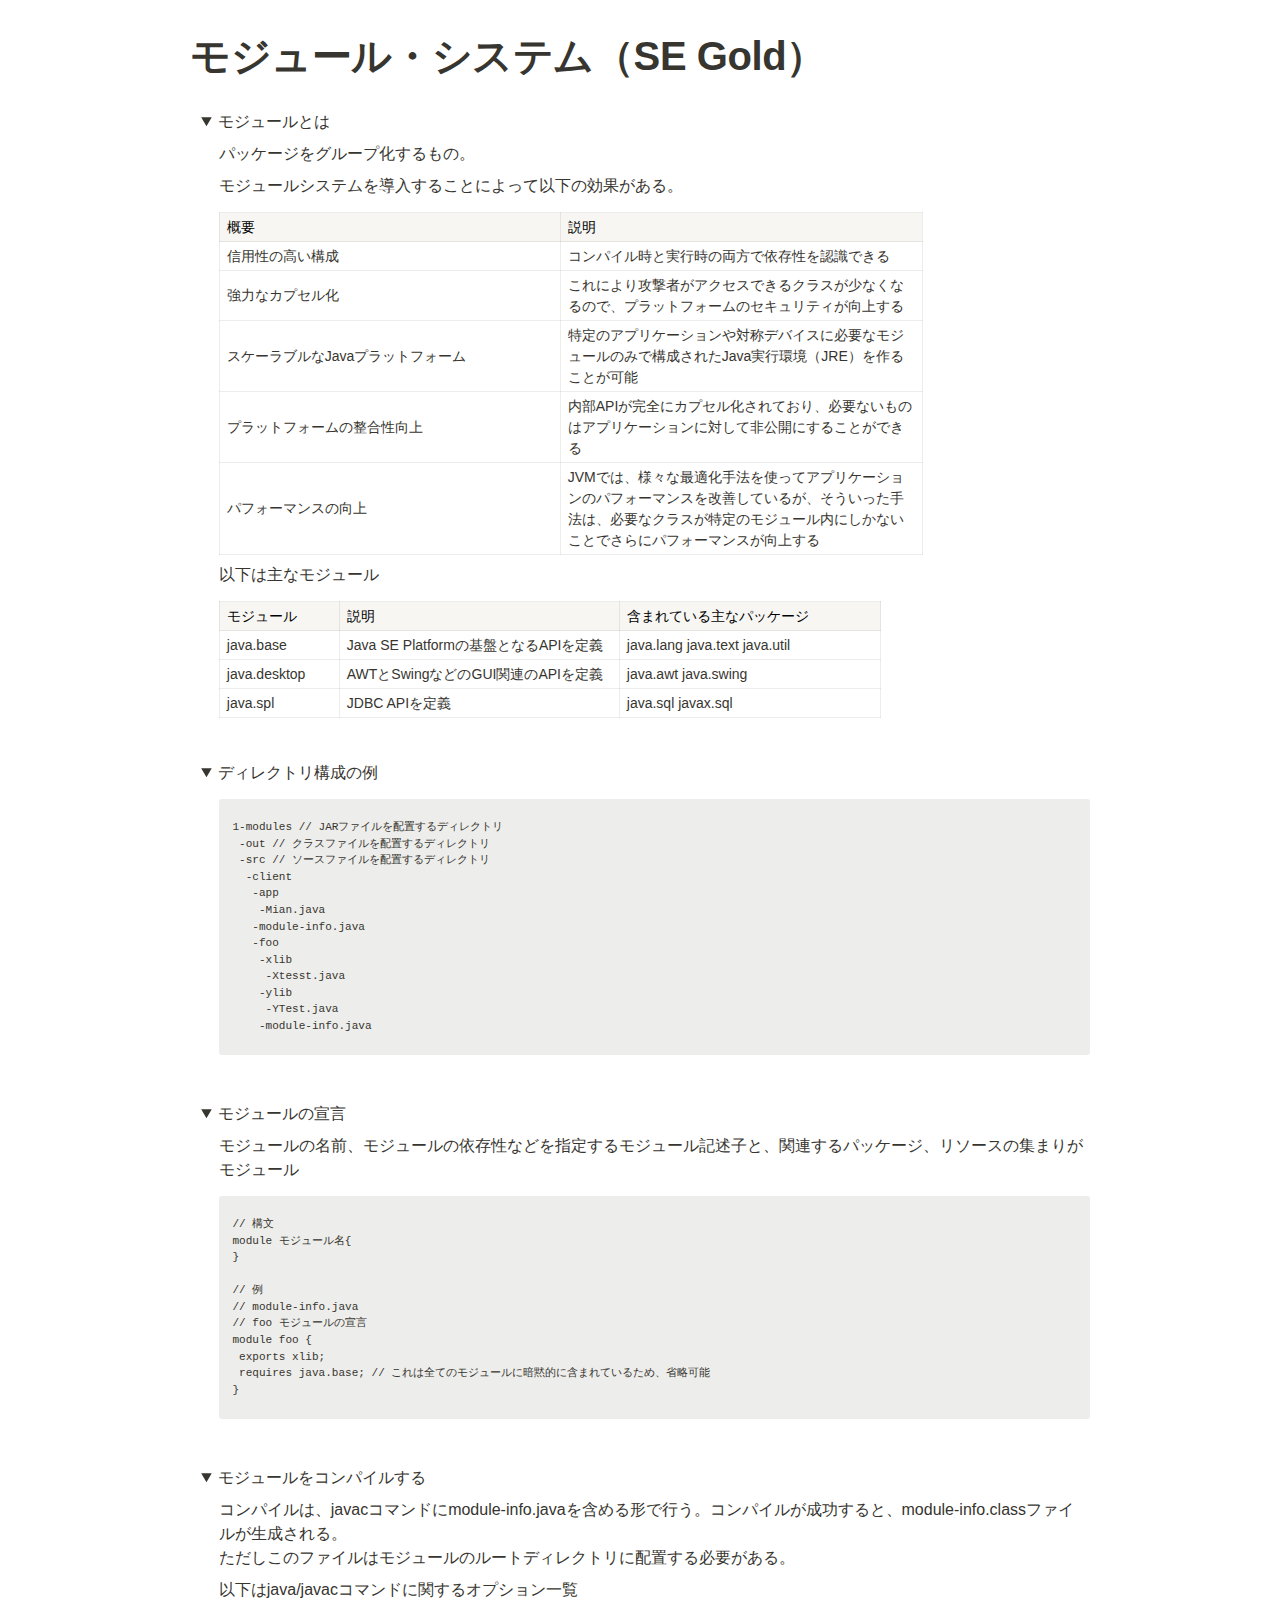
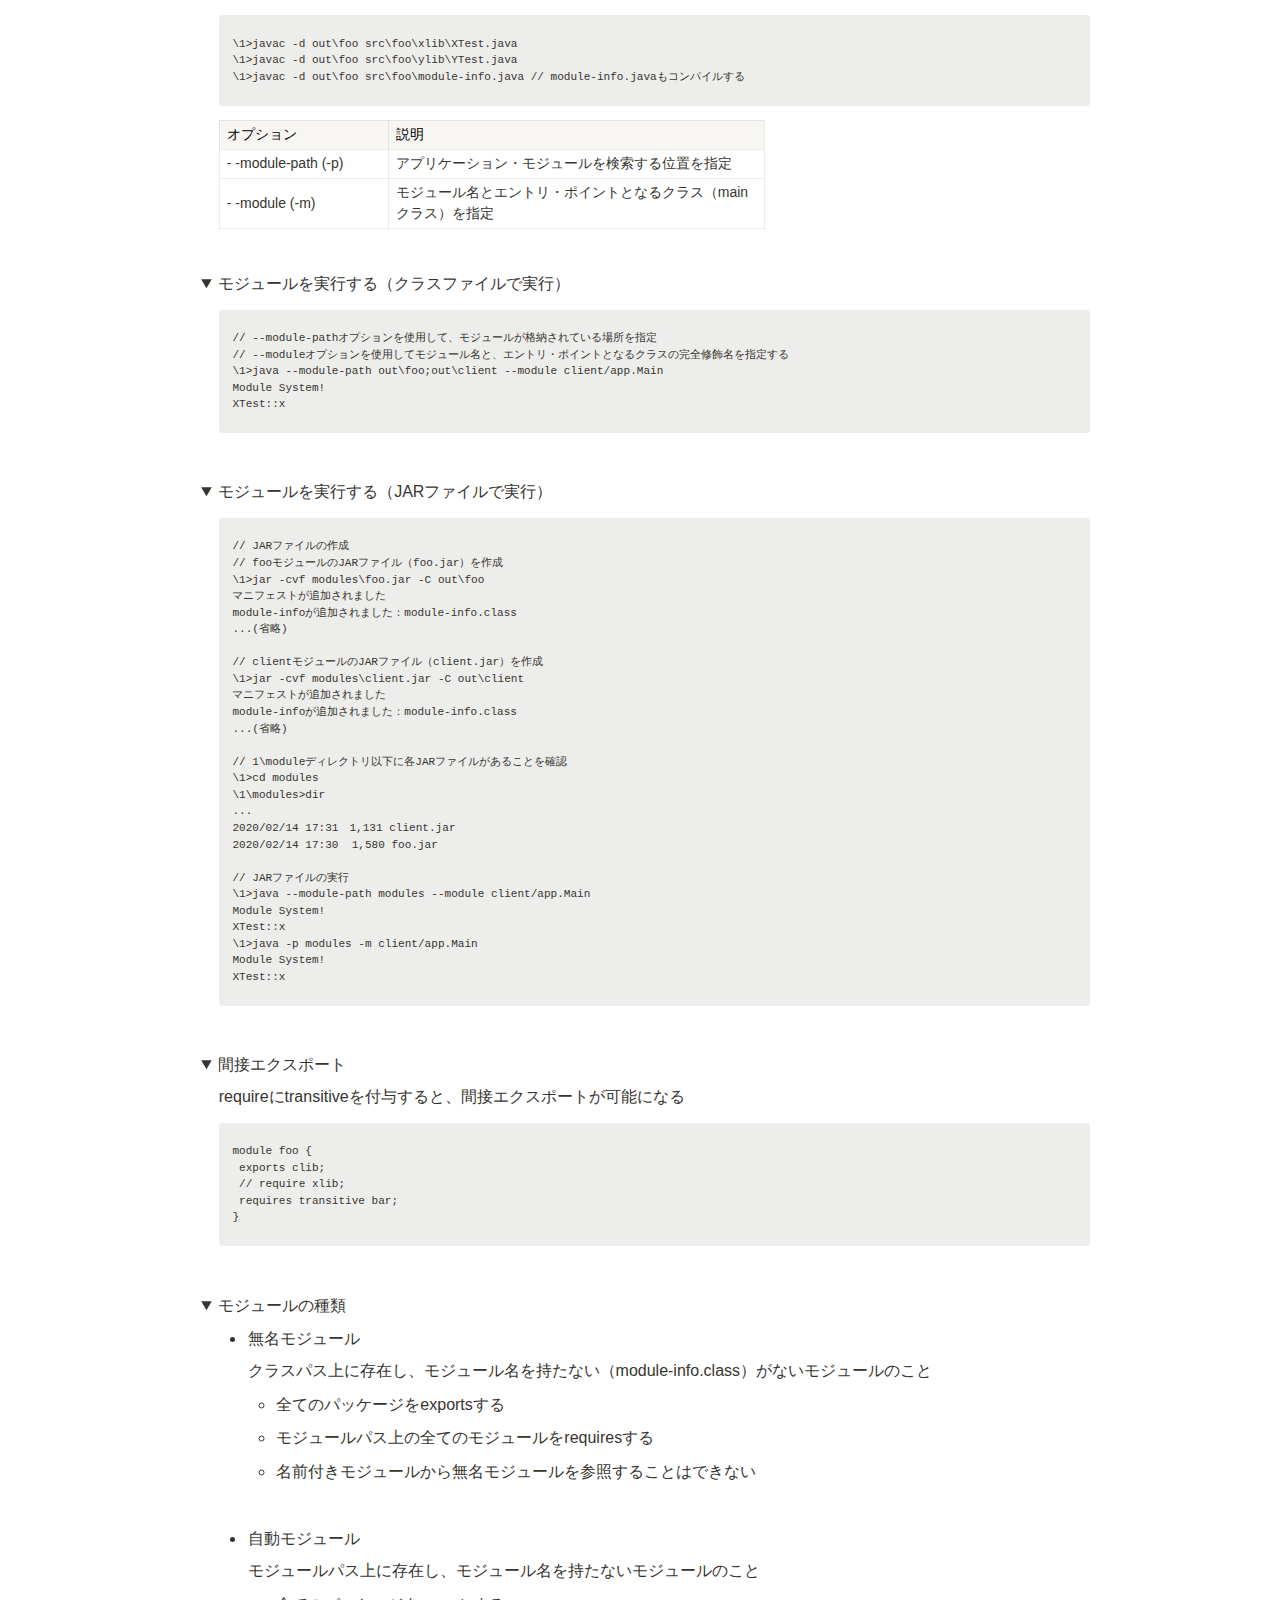
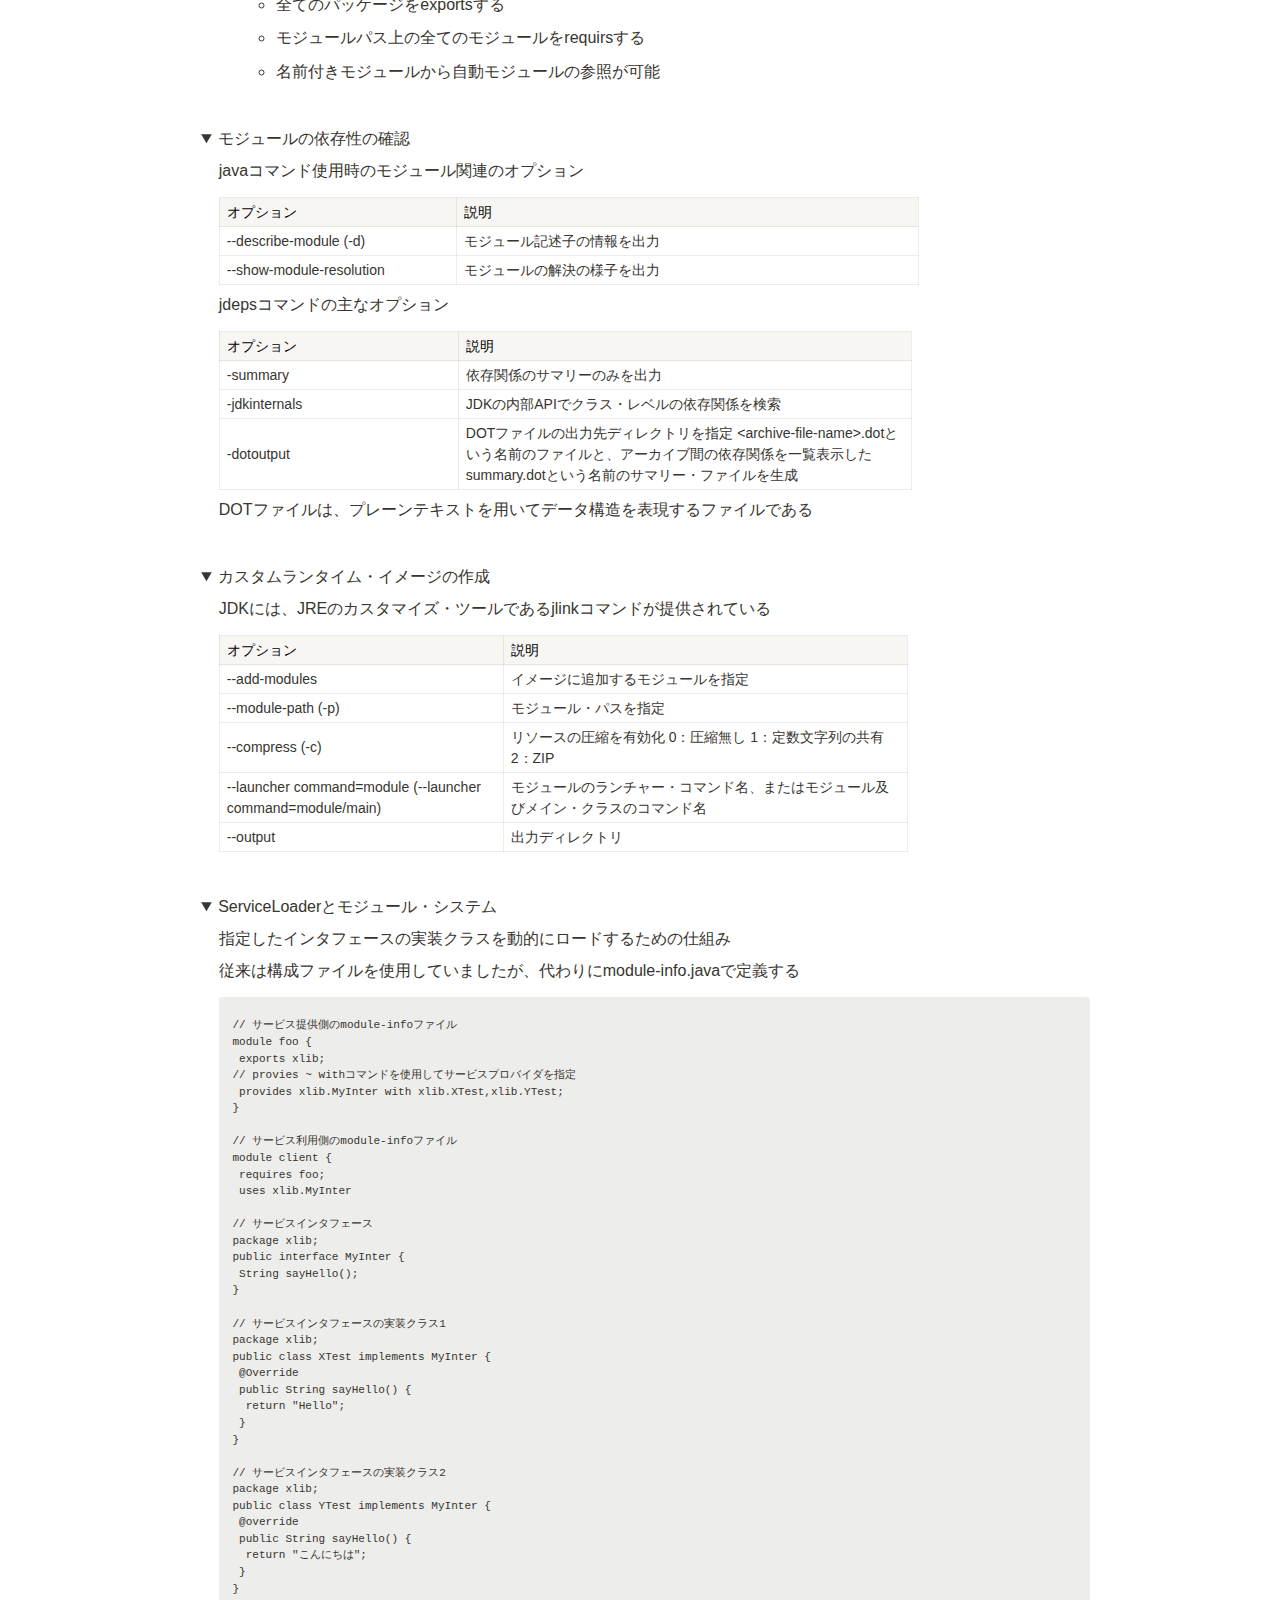
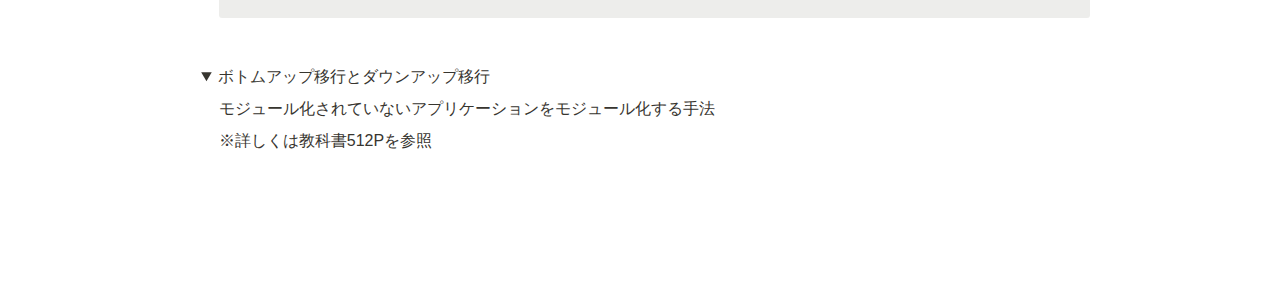
<file: java/java_module.html>
<html><head><meta http-equiv="Content-Type" content="text/html; charset=utf-8"/><title>モジュール・システム（SE Gold）</title><style>
/* cspell:disable-file */
/* webkit printing magic: print all background colors */
html {
	-webkit-print-color-adjust: exact;
}
* {
	box-sizing: border-box;
	-webkit-print-color-adjust: exact;
}

html,
body {
	margin: 0;
	padding: 0;
}
@media only screen {
	body {
		margin: 2em auto;
		max-width: 900px;
		color: rgb(55, 53, 47);
	}
}

body {
	line-height: 1.5;
	white-space: pre-wrap;
}

a,
a.visited {
	color: inherit;
	text-decoration: underline;
}

.pdf-relative-link-path {
	font-size: 80%;
	color: #444;
}

h1,
h2,
h3 {
	letter-spacing: -0.01em;
	line-height: 1.2;
	font-weight: 600;
	margin-bottom: 0;
}

.page-title {
	font-size: 2.5rem;
	font-weight: 700;
	margin-top: 0;
	margin-bottom: 0.75em;
}

h1 {
	font-size: 1.875rem;
	margin-top: 1.875rem;
}

h2 {
	font-size: 1.5rem;
	margin-top: 1.5rem;
}

h3 {
	font-size: 1.25rem;
	margin-top: 1.25rem;
}

.source {
	border: 1px solid #ddd;
	border-radius: 3px;
	padding: 1.5em;
	word-break: break-all;
}

.callout {
	border-radius: 3px;
	padding: 1rem;
}

figure {
	margin: 1.25em 0;
	page-break-inside: avoid;
}

figcaption {
	opacity: 0.5;
	font-size: 85%;
	margin-top: 0.5em;
}

mark {
	background-color: transparent;
}

.indented {
	padding-left: 1.5em;
}

hr {
	background: transparent;
	display: block;
	width: 100%;
	height: 1px;
	visibility: visible;
	border: none;
	border-bottom: 1px solid rgba(55, 53, 47, 0.09);
}

img {
	max-width: 100%;
}

@media only print {
	img {
		max-height: 100vh;
		object-fit: contain;
	}
}

@page {
	margin: 1in;
}

.collection-content {
	font-size: 0.875rem;
}

.column-list {
	display: flex;
	justify-content: space-between;
}

.column {
	padding: 0 1em;
}

.column:first-child {
	padding-left: 0;
}

.column:last-child {
	padding-right: 0;
}

.table_of_contents-item {
	display: block;
	font-size: 0.875rem;
	line-height: 1.3;
	padding: 0.125rem;
}

.table_of_contents-indent-1 {
	margin-left: 1.5rem;
}

.table_of_contents-indent-2 {
	margin-left: 3rem;
}

.table_of_contents-indent-3 {
	margin-left: 4.5rem;
}

.table_of_contents-link {
	text-decoration: none;
	opacity: 0.7;
	border-bottom: 1px solid rgba(55, 53, 47, 0.18);
}

table,
th,
td {
	border: 1px solid rgba(55, 53, 47, 0.09);
	border-collapse: collapse;
}

table {
	border-left: none;
	border-right: none;
}

th,
td {
	font-weight: normal;
	padding: 0.25em 0.5em;
	line-height: 1.5;
	min-height: 1.5em;
	text-align: left;
}

th {
	color: rgba(55, 53, 47, 0.6);
}

ol,
ul {
	margin: 0;
	margin-block-start: 0.6em;
	margin-block-end: 0.6em;
}

li > ol:first-child,
li > ul:first-child {
	margin-block-start: 0.6em;
}

ul > li {
	list-style: disc;
}

ul.to-do-list {
	padding-inline-start: 0;
}

ul.to-do-list > li {
	list-style: none;
}

.to-do-children-checked {
	text-decoration: line-through;
	opacity: 0.375;
}

ul.toggle > li {
	list-style: none;
}

ul {
	padding-inline-start: 1.7em;
}

ul > li {
	padding-left: 0.1em;
}

ol {
	padding-inline-start: 1.6em;
}

ol > li {
	padding-left: 0.2em;
}

.mono ol {
	padding-inline-start: 2em;
}

.mono ol > li {
	text-indent: -0.4em;
}

.toggle {
	padding-inline-start: 0em;
	list-style-type: none;
}

/* Indent toggle children */
.toggle > li > details {
	padding-left: 1.7em;
}

.toggle > li > details > summary {
	margin-left: -1.1em;
}

.selected-value {
	display: inline-block;
	padding: 0 0.5em;
	background: rgba(206, 205, 202, 0.5);
	border-radius: 3px;
	margin-right: 0.5em;
	margin-top: 0.3em;
	margin-bottom: 0.3em;
	white-space: nowrap;
}

.collection-title {
	display: inline-block;
	margin-right: 1em;
}

.simple-table {
	margin-top: 1em;
	font-size: 0.875rem;
	empty-cells: show;
}
.simple-table td {
	height: 29px;
	min-width: 120px;
}

.simple-table th {
	height: 29px;
	min-width: 120px;
}

.simple-table-header-color {
	background: rgb(247, 246, 243);
	color: black;
}
.simple-table-header {
	font-weight: 500;
}

time {
	opacity: 0.5;
}

.icon {
	display: inline-block;
	max-width: 1.2em;
	max-height: 1.2em;
	text-decoration: none;
	vertical-align: text-bottom;
	margin-right: 0.5em;
}

img.icon {
	border-radius: 3px;
}

.user-icon {
	width: 1.5em;
	height: 1.5em;
	border-radius: 100%;
	margin-right: 0.5rem;
}

.user-icon-inner {
	font-size: 0.8em;
}

.text-icon {
	border: 1px solid #000;
	text-align: center;
}

.page-cover-image {
	display: block;
	object-fit: cover;
	width: 100%;
	max-height: 30vh;
}

.page-header-icon {
	font-size: 3rem;
	margin-bottom: 1rem;
}

.page-header-icon-with-cover {
	margin-top: -0.72em;
	margin-left: 0.07em;
}

.page-header-icon img {
	border-radius: 3px;
}

.link-to-page {
	margin: 1em 0;
	padding: 0;
	border: none;
	font-weight: 500;
}

p > .user {
	opacity: 0.5;
}

td > .user,
td > time {
	white-space: nowrap;
}

input[type="checkbox"] {
	transform: scale(1.5);
	margin-right: 0.6em;
	vertical-align: middle;
}

p {
	margin-top: 0.5em;
	margin-bottom: 0.5em;
}

.image {
	border: none;
	margin: 1.5em 0;
	padding: 0;
	border-radius: 0;
	text-align: center;
}

.code,
code {
	background: rgba(135, 131, 120, 0.15);
	border-radius: 3px;
	padding: 0.2em 0.4em;
	border-radius: 3px;
	font-size: 85%;
	tab-size: 2;
}

code {
	color: #eb5757;
}

.code {
	padding: 1.5em 1em;
}

.code-wrap {
	white-space: pre-wrap;
	word-break: break-all;
}

.code > code {
	background: none;
	padding: 0;
	font-size: 100%;
	color: inherit;
}

blockquote {
	font-size: 1.25em;
	margin: 1em 0;
	padding-left: 1em;
	border-left: 3px solid rgb(55, 53, 47);
}

.bookmark {
	text-decoration: none;
	max-height: 8em;
	padding: 0;
	display: flex;
	width: 100%;
	align-items: stretch;
}

.bookmark-title {
	font-size: 0.85em;
	overflow: hidden;
	text-overflow: ellipsis;
	height: 1.75em;
	white-space: nowrap;
}

.bookmark-text {
	display: flex;
	flex-direction: column;
}

.bookmark-info {
	flex: 4 1 180px;
	padding: 12px 14px 14px;
	display: flex;
	flex-direction: column;
	justify-content: space-between;
}

.bookmark-image {
	width: 33%;
	flex: 1 1 180px;
	display: block;
	position: relative;
	object-fit: cover;
	border-radius: 1px;
}

.bookmark-description {
	color: rgba(55, 53, 47, 0.6);
	font-size: 0.75em;
	overflow: hidden;
	max-height: 4.5em;
	word-break: break-word;
}

.bookmark-href {
	font-size: 0.75em;
	margin-top: 0.25em;
}

.sans { font-family: ui-sans-serif, -apple-system, BlinkMacSystemFont, "Segoe UI", Helvetica, "Apple Color Emoji", Arial, sans-serif, "Segoe UI Emoji", "Segoe UI Symbol"; }
.code { font-family: "SFMono-Regular", Menlo, Consolas, "PT Mono", "Liberation Mono", Courier, monospace; }
.serif { font-family: Lyon-Text, Georgia, ui-serif, serif; }
.mono { font-family: iawriter-mono, Nitti, Menlo, Courier, monospace; }
.pdf .sans { font-family: Inter, ui-sans-serif, -apple-system, BlinkMacSystemFont, "Segoe UI", Helvetica, "Apple Color Emoji", Arial, sans-serif, "Segoe UI Emoji", "Segoe UI Symbol", 'Twemoji', 'Noto Color Emoji', 'Noto Sans CJK JP'; }
.pdf:lang(zh-CN) .sans { font-family: Inter, ui-sans-serif, -apple-system, BlinkMacSystemFont, "Segoe UI", Helvetica, "Apple Color Emoji", Arial, sans-serif, "Segoe UI Emoji", "Segoe UI Symbol", 'Twemoji', 'Noto Color Emoji', 'Noto Sans CJK SC'; }
.pdf:lang(zh-TW) .sans { font-family: Inter, ui-sans-serif, -apple-system, BlinkMacSystemFont, "Segoe UI", Helvetica, "Apple Color Emoji", Arial, sans-serif, "Segoe UI Emoji", "Segoe UI Symbol", 'Twemoji', 'Noto Color Emoji', 'Noto Sans CJK TC'; }
.pdf:lang(ko-KR) .sans { font-family: Inter, ui-sans-serif, -apple-system, BlinkMacSystemFont, "Segoe UI", Helvetica, "Apple Color Emoji", Arial, sans-serif, "Segoe UI Emoji", "Segoe UI Symbol", 'Twemoji', 'Noto Color Emoji', 'Noto Sans CJK KR'; }
.pdf .code { font-family: Source Code Pro, "SFMono-Regular", Menlo, Consolas, "PT Mono", "Liberation Mono", Courier, monospace, 'Twemoji', 'Noto Color Emoji', 'Noto Sans Mono CJK JP'; }
.pdf:lang(zh-CN) .code { font-family: Source Code Pro, "SFMono-Regular", Menlo, Consolas, "PT Mono", "Liberation Mono", Courier, monospace, 'Twemoji', 'Noto Color Emoji', 'Noto Sans Mono CJK SC'; }
.pdf:lang(zh-TW) .code { font-family: Source Code Pro, "SFMono-Regular", Menlo, Consolas, "PT Mono", "Liberation Mono", Courier, monospace, 'Twemoji', 'Noto Color Emoji', 'Noto Sans Mono CJK TC'; }
.pdf:lang(ko-KR) .code { font-family: Source Code Pro, "SFMono-Regular", Menlo, Consolas, "PT Mono", "Liberation Mono", Courier, monospace, 'Twemoji', 'Noto Color Emoji', 'Noto Sans Mono CJK KR'; }
.pdf .serif { font-family: PT Serif, Lyon-Text, Georgia, ui-serif, serif, 'Twemoji', 'Noto Color Emoji', 'Noto Serif CJK JP'; }
.pdf:lang(zh-CN) .serif { font-family: PT Serif, Lyon-Text, Georgia, ui-serif, serif, 'Twemoji', 'Noto Color Emoji', 'Noto Serif CJK SC'; }
.pdf:lang(zh-TW) .serif { font-family: PT Serif, Lyon-Text, Georgia, ui-serif, serif, 'Twemoji', 'Noto Color Emoji', 'Noto Serif CJK TC'; }
.pdf:lang(ko-KR) .serif { font-family: PT Serif, Lyon-Text, Georgia, ui-serif, serif, 'Twemoji', 'Noto Color Emoji', 'Noto Serif CJK KR'; }
.pdf .mono { font-family: PT Mono, iawriter-mono, Nitti, Menlo, Courier, monospace, 'Twemoji', 'Noto Color Emoji', 'Noto Sans Mono CJK JP'; }
.pdf:lang(zh-CN) .mono { font-family: PT Mono, iawriter-mono, Nitti, Menlo, Courier, monospace, 'Twemoji', 'Noto Color Emoji', 'Noto Sans Mono CJK SC'; }
.pdf:lang(zh-TW) .mono { font-family: PT Mono, iawriter-mono, Nitti, Menlo, Courier, monospace, 'Twemoji', 'Noto Color Emoji', 'Noto Sans Mono CJK TC'; }
.pdf:lang(ko-KR) .mono { font-family: PT Mono, iawriter-mono, Nitti, Menlo, Courier, monospace, 'Twemoji', 'Noto Color Emoji', 'Noto Sans Mono CJK KR'; }
.highlight-default {
	color: rgba(55, 53, 47, 1);
}
.highlight-gray {
	color: rgba(120, 119, 116, 1);
	fill: rgba(120, 119, 116, 1);
}
.highlight-brown {
	color: rgba(159, 107, 83, 1);
	fill: rgba(159, 107, 83, 1);
}
.highlight-orange {
	color: rgba(217, 115, 13, 1);
	fill: rgba(217, 115, 13, 1);
}
.highlight-yellow {
	color: rgba(203, 145, 47, 1);
	fill: rgba(203, 145, 47, 1);
}
.highlight-teal {
	color: rgba(68, 131, 97, 1);
	fill: rgba(68, 131, 97, 1);
}
.highlight-blue {
	color: rgba(51, 126, 169, 1);
	fill: rgba(51, 126, 169, 1);
}
.highlight-purple {
	color: rgba(144, 101, 176, 1);
	fill: rgba(144, 101, 176, 1);
}
.highlight-pink {
	color: rgba(193, 76, 138, 1);
	fill: rgba(193, 76, 138, 1);
}
.highlight-red {
	color: rgba(212, 76, 71, 1);
	fill: rgba(212, 76, 71, 1);
}
.highlight-gray_background {
	background: rgba(241, 241, 239, 1);
}
.highlight-brown_background {
	background: rgba(244, 238, 238, 1);
}
.highlight-orange_background {
	background: rgba(251, 236, 221, 1);
}
.highlight-yellow_background {
	background: rgba(251, 243, 219, 1);
}
.highlight-teal_background {
	background: rgba(237, 243, 236, 1);
}
.highlight-blue_background {
	background: rgba(231, 243, 248, 1);
}
.highlight-purple_background {
	background: rgba(244, 240, 247, 0.8);
}
.highlight-pink_background {
	background: rgba(249, 238, 243, 0.8);
}
.highlight-red_background {
	background: rgba(253, 235, 236, 1);
}
.block-color-default {
	color: inherit;
	fill: inherit;
}
.block-color-gray {
	color: rgba(120, 119, 116, 1);
	fill: rgba(120, 119, 116, 1);
}
.block-color-brown {
	color: rgba(159, 107, 83, 1);
	fill: rgba(159, 107, 83, 1);
}
.block-color-orange {
	color: rgba(217, 115, 13, 1);
	fill: rgba(217, 115, 13, 1);
}
.block-color-yellow {
	color: rgba(203, 145, 47, 1);
	fill: rgba(203, 145, 47, 1);
}
.block-color-teal {
	color: rgba(68, 131, 97, 1);
	fill: rgba(68, 131, 97, 1);
}
.block-color-blue {
	color: rgba(51, 126, 169, 1);
	fill: rgba(51, 126, 169, 1);
}
.block-color-purple {
	color: rgba(144, 101, 176, 1);
	fill: rgba(144, 101, 176, 1);
}
.block-color-pink {
	color: rgba(193, 76, 138, 1);
	fill: rgba(193, 76, 138, 1);
}
.block-color-red {
	color: rgba(212, 76, 71, 1);
	fill: rgba(212, 76, 71, 1);
}
.block-color-gray_background {
	background: rgba(241, 241, 239, 1);
}
.block-color-brown_background {
	background: rgba(244, 238, 238, 1);
}
.block-color-orange_background {
	background: rgba(251, 236, 221, 1);
}
.block-color-yellow_background {
	background: rgba(251, 243, 219, 1);
}
.block-color-teal_background {
	background: rgba(237, 243, 236, 1);
}
.block-color-blue_background {
	background: rgba(231, 243, 248, 1);
}
.block-color-purple_background {
	background: rgba(244, 240, 247, 0.8);
}
.block-color-pink_background {
	background: rgba(249, 238, 243, 0.8);
}
.block-color-red_background {
	background: rgba(253, 235, 236, 1);
}
.select-value-color-pink { background-color: rgba(245, 224, 233, 1); }
.select-value-color-purple { background-color: rgba(232, 222, 238, 1); }
.select-value-color-green { background-color: rgba(219, 237, 219, 1); }
.select-value-color-gray { background-color: rgba(227, 226, 224, 1); }
.select-value-color-translucentGray { background-color: rgba(255, 255, 255, 0.0375); }
.select-value-color-orange { background-color: rgba(250, 222, 201, 1); }
.select-value-color-brown { background-color: rgba(238, 224, 218, 1); }
.select-value-color-red { background-color: rgba(255, 226, 221, 1); }
.select-value-color-yellow { background-color: rgba(253, 236, 200, 1); }
.select-value-color-blue { background-color: rgba(211, 229, 239, 1); }

.checkbox {
	display: inline-flex;
	vertical-align: text-bottom;
	width: 16;
	height: 16;
	background-size: 16px;
	margin-left: 2px;
	margin-right: 5px;
}

.checkbox-on {
	background-image: url("data:image/svg+xml;charset=UTF-8,%3Csvg%20width%3D%2216%22%20height%3D%2216%22%20viewBox%3D%220%200%2016%2016%22%20fill%3D%22none%22%20xmlns%3D%22http%3A%2F%2Fwww.w3.org%2F2000%2Fsvg%22%3E%0A%3Crect%20width%3D%2216%22%20height%3D%2216%22%20fill%3D%22%2358A9D7%22%2F%3E%0A%3Cpath%20d%3D%22M6.71429%2012.2852L14%204.9995L12.7143%203.71436L6.71429%209.71378L3.28571%206.2831L2%207.57092L6.71429%2012.2852Z%22%20fill%3D%22white%22%2F%3E%0A%3C%2Fsvg%3E");
}

.checkbox-off {
	background-image: url("data:image/svg+xml;charset=UTF-8,%3Csvg%20width%3D%2216%22%20height%3D%2216%22%20viewBox%3D%220%200%2016%2016%22%20fill%3D%22none%22%20xmlns%3D%22http%3A%2F%2Fwww.w3.org%2F2000%2Fsvg%22%3E%0A%3Crect%20x%3D%220.75%22%20y%3D%220.75%22%20width%3D%2214.5%22%20height%3D%2214.5%22%20fill%3D%22white%22%20stroke%3D%22%2336352F%22%20stroke-width%3D%221.5%22%2F%3E%0A%3C%2Fsvg%3E");
}
	
</style></head><body><article id="6a02cace-9b8b-4970-a3ca-fc1d3bf73fd5" class="page sans"><header><h1 class="page-title">モジュール・システム（SE Gold）</h1></header><div class="page-body"><ul id="00ae8a12-6dd9-4292-8438-f9160a341db0" class="toggle"><li><details open=""><summary>モジュールとは</summary><p id="d0343d09-cfab-423a-95b5-e7b9b10837e5" class="">パッケージをグループ化するもの。</p><p id="53c704cc-fad5-4cb0-a442-450e7495cc2c" class="">モジュールシステムを導入することによって以下の効果がある。</p><table id="8c79e940-1043-4df5-8dc2-98e7177609ca" class="simple-table"><thead class="simple-table-header"><tr id="516110dc-1ec7-4ae1-ba3f-143181b94296"><th id="RMcb" class="simple-table-header-color simple-table-header" style="width:341px">概要</th><th id="lV`w" class="simple-table-header-color simple-table-header" style="width:362px">説明</th></tr></thead><tbody><tr id="bd46a4c3-59f7-4c02-a265-7960f9623fe5"><td id="RMcb" class="" style="width:341px">信用性の高い構成</td><td id="lV`w" class="" style="width:362px">コンパイル時と実行時の両方で依存性を認識できる</td></tr><tr id="e355dc8d-5494-4942-a007-3d877f6233a7"><td id="RMcb" class="" style="width:341px">強力なカプセル化</td><td id="lV`w" class="" style="width:362px">これにより攻撃者がアクセスできるクラスが少なくなるので、プラットフォームのセキュリティが向上する</td></tr><tr id="d7674310-4721-4b92-992e-023c09f52031"><td id="RMcb" class="" style="width:341px">スケーラブルなJavaプラットフォーム</td><td id="lV`w" class="" style="width:362px">特定のアプリケーションや対称デバイスに必要なモジュールのみで構成されたJava実行環境（JRE）を作ることが可能</td></tr><tr id="a93bd55c-4d43-4367-8bd1-5d8759e49165"><td id="RMcb" class="" style="width:341px">プラットフォームの整合性向上</td><td id="lV`w" class="" style="width:362px">内部APIが完全にカプセル化されており、必要ないものはアプリケーションに対して非公開にすることができる</td></tr><tr id="fd274f90-bc85-4e3d-9ba8-369fc04b5aae"><td id="RMcb" class="" style="width:341px">パフォーマンスの向上</td><td id="lV`w" class="" style="width:362px">JVMでは、様々な最適化手法を使ってアプリケーションのパフォーマンスを改善しているが、そういった手法は、必要なクラスが特定のモジュール内にしかないことでさらにパフォーマンスが向上する</td></tr></tbody></table><p id="e2d6265f-efa7-4502-b5ac-a1f9ab3180e4" class="">以下は主なモジュール</p><table id="6eb5382c-d418-458a-ae0b-9e3112619454" class="simple-table"><thead class="simple-table-header"><tr id="02a97904-d2b2-404e-a68b-522f41505d3d"><th id="px~E" class="simple-table-header-color simple-table-header">モジュール</th><th id="gZ:D" class="simple-table-header-color simple-table-header" style="width:280px">説明</th><th id="&gt;LmK" class="simple-table-header-color simple-table-header" style="width:261.453125px">含まれている主なパッケージ</th></tr></thead><tbody><tr id="eca8dc24-3126-486d-aa5a-e85bb0dd0a79"><td id="px~E" class="">java.base</td><td id="gZ:D" class="" style="width:280px">Java SE Platformの基盤となるAPIを定義</td><td id="&gt;LmK" class="" style="width:261.453125px">java.lang
java.text
java.util</td></tr><tr id="e00b44fc-31ff-40cc-865e-8c6b7f4a9d7c"><td id="px~E" class="">java.desktop</td><td id="gZ:D" class="" style="width:280px">AWTとSwingなどのGUI関連のAPIを定義</td><td id="&gt;LmK" class="" style="width:261.453125px">java.awt
java.swing</td></tr><tr id="9f3d935f-5129-4d54-8f10-b520a6c34d6e"><td id="px~E" class="">java.spl</td><td id="gZ:D" class="" style="width:280px">JDBC APIを定義</td><td id="&gt;LmK" class="" style="width:261.453125px">java.sql
javax.sql</td></tr></tbody></table></details></li></ul><p id="d59e6553-d8b9-431e-a296-c95e2eefd3a2" class="">
</p><ul id="0944b9ed-c6ae-44fe-91b9-60ed620b88ae" class="toggle"><li><details open=""><summary>ディレクトリ構成の例</summary><pre id="61749b52-0600-40d6-aa7c-c7bb0c3940b5" class="code"><code>1-modules // JARファイルを配置するディレクトリ
 -out // クラスファイルを配置するディレクトリ
 -src // ソースファイルを配置するディレクトリ
  -client
   -app
    -Mian.java
   -module-info.java
   -foo
    -xlib
     -Xtesst.java
    -ylib
     -YTest.java
    -module-info.java</code></pre></details></li></ul><p id="dc017253-59cb-4f7b-8e58-8ab99ee0666e" class=""> </p><ul id="cbdfccc1-ddcf-419d-a1c6-e6fdcfdbdba4" class="toggle"><li><details open=""><summary>モジュールの宣言</summary><p id="261b6265-3b64-4d30-98ca-b5b18b24ad65" class="">モジュールの名前、モジュールの依存性などを指定するモジュール記述子と、関連するパッケージ、リソースの集まりがモジュール</p><pre id="93bd9858-f0d2-47fb-b800-ae2545f696d3" class="code"><code>// 構文
module モジュール名{
}

// 例
// module-info.java
// foo モジュールの宣言
module foo {
 exports xlib;
 requires java.base; // これは全てのモジュールに暗黙的に含まれているため、省略可能
}</code></pre></details></li></ul><p id="efd861e6-fbd3-4819-b4bf-238f54ffa79e" class="">
</p><ul id="f90065aa-08e6-477e-a7c5-f1ad4d77525a" class="toggle"><li><details open=""><summary>モジュールをコンパイルする</summary><p id="dd30d376-4bfa-4dce-b72a-e3fab2a0bda3" class="">コンパイルは、javacコマンドにmodule-info.javaを含める形で行う。コンパイルが成功すると、module-info.classファイルが生成される。
ただしこのファイルはモジュールのルートディレクトリに配置する必要がある。</p><p id="014d52a6-9d0b-4382-9f68-aad9aed1dac9" class="">以下はjava/javacコマンドに関するオプション一覧</p><pre id="006fab3f-f163-4f67-90d0-a0591200d3c2" class="code"><code>\1&gt;javac -d out\foo src\foo\xlib\XTest.java
\1&gt;javac -d out\foo src\foo\ylib\YTest.java
\1&gt;javac -d out\foo src\foo\module-info.java // module-info.javaもコンパイルする</code></pre><table id="523362dc-416e-481d-ab53-ac5c750eb87f" class="simple-table"><thead class="simple-table-header"><tr id="d385c112-ea46-4c70-ba13-0cd3f4dc878c"><th id="JDkQ" class="simple-table-header-color simple-table-header" style="width:169px">オプション</th><th id="dARf" class="simple-table-header-color simple-table-header" style="width:376px">説明</th></tr></thead><tbody><tr id="48cf4d53-1720-41a4-a88f-3da9e365b7b8"><td id="JDkQ" class="" style="width:169px">- -module-path (-p)</td><td id="dARf" class="" style="width:376px">アプリケーション・モジュールを検索する位置を指定</td></tr><tr id="94d63488-17b3-4465-9aed-0b2542ab0ec8"><td id="JDkQ" class="" style="width:169px">- -module (-m)</td><td id="dARf" class="" style="width:376px">モジュール名とエントリ・ポイントとなるクラス（mainクラス）を指定</td></tr></tbody></table></details></li></ul><p id="a5a75a63-e687-4b21-ad78-d9210ed6a685" class="">
</p><ul id="3b1ac16e-7e76-47e1-a038-ebbbb9aa4875" class="toggle"><li><details open=""><summary>モジュールを実行する（クラスファイルで実行）</summary><pre id="a63db9d7-60e9-4ce4-8974-45f7b48d0ed9" class="code"><code>// --module-pathオプションを使用して、モジュールが格納されている場所を指定
// --moduleオプションを使用してモジュール名と、エントリ・ポイントとなるクラスの完全修飾名を指定する	
\1&gt;java --module-path out\foo;out\client --module client/app.Main
Module System!
XTest::x</code></pre></details></li></ul><p id="f900fbd9-42e2-45bb-bbaa-69e7d2b04750" class="">
</p><ul id="cbab54ca-043a-4550-9597-561621b9e3a2" class="toggle"><li><details open=""><summary>モジュールを実行する（JARファイルで実行）</summary><pre id="a5b12f9d-8766-4af5-a1b2-0e055715d9cc" class="code"><code>// JARファイルの作成
// fooモジュールのJARファイル（foo.jar）を作成
\1&gt;jar -cvf modules\foo.jar -C out\foo 
マニフェストが追加されました
module-infoが追加されました：module-info.class
...(省略)

// clientモジュールのJARファイル（client.jar）を作成
\1&gt;jar -cvf modules\client.jar -C out\client
マニフェストが追加されました
module-infoが追加されました：module-info.class
...(省略)

// 1\moduleディレクトリ以下に各JARファイルがあることを確認
\1&gt;cd modules
\1\modules&gt;dir
...
2020/02/14 17:31　1,131 client.jar
2020/02/14 17:30  1,580 foo.jar

// JARファイルの実行
\1&gt;java --module-path modules --module client/app.Main
Module System!
XTest::x
\1&gt;java -p modules -m client/app.Main
Module System!
XTest::x</code></pre></details></li></ul><p id="86a1a928-0543-486e-9df0-89801fe20056" class="">
</p><ul id="d23e8ee5-ccf9-481b-b231-e6e770a4d45d" class="toggle"><li><details open=""><summary>間接エクスポート</summary><p id="82d6a61c-f76c-4028-ae0b-9660f34fbe8d" class="">requireにtransitiveを付与すると、間接エクスポートが可能になる</p><pre id="4c2efd9b-f103-4d4b-8ed1-670c0dfd8a4a" class="code"><code>module foo {
 exports clib;
 // require xlib;
 requires transitive bar;
} </code></pre></details></li></ul><p id="cbfe66ab-c23e-4aa7-a111-c10674a26ed6" class="">
</p><ul id="fc465911-4450-417d-87c3-069d27ce731b" class="toggle"><li><details open=""><summary>モジュールの種類</summary><ul id="052af8dc-5d30-4f9f-877e-63fab86523eb" class="bulleted-list"><li style="list-style-type:disc">無名モジュール<p id="49a90856-ba6e-4395-9837-6c6a3c76fec1" class="">クラスパス上に存在し、モジュール名を持たない（module-info.class）がないモジュールのこと</p><ul id="73490c01-6a0f-437e-aa11-7268f4285efd" class="bulleted-list"><li style="list-style-type:circle">全てのパッケージをexportsする</li></ul><ul id="a91ec33b-d649-4382-9895-30d67bd8f3f3" class="bulleted-list"><li style="list-style-type:circle">モジュールパス上の全てのモジュールをrequiresする</li></ul><ul id="c5484eb1-55cb-4289-b376-472b0e7a0725" class="bulleted-list"><li style="list-style-type:circle">名前付きモジュールから無名モジュールを参照することはできない</li></ul></li></ul><p id="02db5847-a1a2-413f-b2da-4cec812302ae" class="">
</p><ul id="66c4971b-de87-4645-8afd-e91a4b57add1" class="bulleted-list"><li style="list-style-type:disc">自動モジュール<p id="082247f1-2cae-47e7-89ff-f13cdc49df4f" class="">モジュールパス上に存在し、モジュール名を持たないモジュールのこと</p><ul id="605c0924-5180-4cf4-8203-94295377b4b0" class="bulleted-list"><li style="list-style-type:circle">全てのパッケージをexportsする</li></ul><ul id="50d47ee5-225e-41a5-982a-a7200a1e9360" class="bulleted-list"><li style="list-style-type:circle">モジュールパス上の全てのモジュールをrequirsする</li></ul><ul id="02f10383-770e-453b-91df-e4977637f106" class="bulleted-list"><li style="list-style-type:circle">名前付きモジュールから自動モジュールの参照が可能</li></ul></li></ul></details></li></ul><p id="7b28ee30-fb65-4dc2-aef7-f70b968eed90" class="">
</p><ul id="7c57fab8-d43e-42d3-899a-3c293b5df677" class="toggle"><li><details open=""><summary>モジュールの依存性の確認</summary><p id="97a1332b-4637-4162-a303-7ee41f1ef441" class="">javaコマンド使用時のモジュール関連のオプション</p><table id="5de7bd69-b564-47a4-bdea-13547bb20223" class="simple-table"><thead class="simple-table-header"><tr id="cc29eab4-17e8-4b26-bea5-a3b5fff55331"><th id="A&lt;H[" class="simple-table-header-color simple-table-header" style="width:237px">オプション</th><th id="]rpV" class="simple-table-header-color simple-table-header" style="width:462px">説明</th></tr></thead><tbody><tr id="21876833-3f28-450c-a1c4-37ba71e9a4b4"><td id="A&lt;H[" class="" style="width:237px">--describe-module (-d)</td><td id="]rpV" class="" style="width:462px">モジュール記述子の情報を出力</td></tr><tr id="3c80a445-23de-425b-ad3f-d34adec459ba"><td id="A&lt;H[" class="" style="width:237px">--show-module-resolution</td><td id="]rpV" class="" style="width:462px">モジュールの解決の様子を出力</td></tr></tbody></table><p id="704159c4-e300-4685-bde7-097e81f08b3d" class="">jdepsコマンドの主なオプション</p><table id="78ccbf3e-88fa-4fce-ab09-13dcc1031dd1" class="simple-table"><thead class="simple-table-header"><tr id="1b5f3dec-5dbb-48e7-a577-82b6fd38f2f7"><th id="{OHB" class="simple-table-header-color simple-table-header" style="width:239px">オプション</th><th id="?t}d" class="simple-table-header-color simple-table-header" style="width:453px">説明</th></tr></thead><tbody><tr id="24014daa-d840-4c43-a077-6191a0cfce18"><td id="{OHB" class="" style="width:239px">-summary</td><td id="?t}d" class="" style="width:453px">依存関係のサマリーのみを出力</td></tr><tr id="295a589b-1357-49d2-924d-8d62a8f3e20d"><td id="{OHB" class="" style="width:239px">-jdkinternals</td><td id="?t}d" class="" style="width:453px">JDKの内部APIでクラス・レベルの依存関係を検索</td></tr><tr id="5e298819-7275-4a8f-b7b9-c12388c68f48"><td id="{OHB" class="" style="width:239px">-dotoutput</td><td id="?t}d" class="" style="width:453px">DOTファイルの出力先ディレクトリを指定
&lt;archive-file-name&gt;.dotという名前のファイルと、アーカイブ間の依存関係を一覧表示したsummary.dotという名前のサマリー・ファイルを生成</td></tr></tbody></table><p id="baea9af4-41d1-4b0d-a861-78ba32e95780" class="">DOTファイルは、プレーンテキストを用いてデータ構造を表現するファイルである</p></details></li></ul><p id="63633faf-e188-4488-a69b-233a031400e9" class="">
</p><ul id="f6fa103f-19a7-4b9f-ad5b-d3ae21511022" class="toggle"><li><details open=""><summary>カスタムランタイム・イメージの作成</summary><p id="fbb9a109-a9c1-4d62-b923-b49e934adbde" class="">JDKには、JREのカスタマイズ・ツールであるjlinkコマンドが提供されている</p><table id="36f61410-93ac-47ac-b4c8-8ef06f765d8c" class="simple-table"><thead class="simple-table-header"><tr id="2065f950-584b-4e05-8bf9-548a2ab0bbbd"><th id="WrJx" class="simple-table-header-color simple-table-header" style="width:284px">オプション</th><th id="Wy|:" class="simple-table-header-color simple-table-header" style="width:404px">説明</th></tr></thead><tbody><tr id="bd909129-9d80-471d-995f-2f6c10e34aa7"><td id="WrJx" class="" style="width:284px">--add-modules</td><td id="Wy|:" class="" style="width:404px">イメージに追加するモジュールを指定</td></tr><tr id="78a1462a-3fa3-437c-a5c4-4996ddaeb7ff"><td id="WrJx" class="" style="width:284px">--module-path (-p)</td><td id="Wy|:" class="" style="width:404px">モジュール・パスを指定</td></tr><tr id="b7ae108b-0d14-41bf-97de-6cf33aceb406"><td id="WrJx" class="" style="width:284px">--compress (-c)</td><td id="Wy|:" class="" style="width:404px">リソースの圧縮を有効化
0：圧縮無し
1：定数文字列の共有
2：ZIP</td></tr><tr id="81be0cde-dd08-4e41-bb2a-f599889c5783"><td id="WrJx" class="" style="width:284px">--launcher command=module
(--launcher command=module/main)</td><td id="Wy|:" class="" style="width:404px">モジュールのランチャー・コマンド名、またはモジュール及びメイン・クラスのコマンド名</td></tr><tr id="dfe745be-743d-4316-af86-1d1207f68ba7"><td id="WrJx" class="" style="width:284px">--output</td><td id="Wy|:" class="" style="width:404px">出力ディレクトリ</td></tr></tbody></table></details></li></ul><p id="0a16c07b-3b16-40c2-bfe0-b99e9f38d984" class="">
</p><ul id="83478050-7cd4-4be2-bffe-22ec2fdb00de" class="toggle"><li><details open=""><summary>ServiceLoaderとモジュール・システム</summary><p id="a0760e37-b929-410b-9b61-cff732a43748" class="">指定したインタフェースの実装クラスを動的にロードするための仕組み</p><p id="da153cd9-9c7f-4259-8866-bef3629e42ed" class="">従来は構成ファイルを使用していましたが、代わりにmodule-info.javaで定義する</p><pre id="a0cddc10-02ea-4b30-a331-4cd723e49041" class="code"><code>// サービス提供側のmodule-infoファイル
module foo {
 exports xlib;
// provies ~ withコマンドを使用してサービスプロバイダを指定
 provides xlib.MyInter with xlib.XTest,xlib.YTest;
}

// サービス利用側のmodule-infoファイル
module client {
 requires foo;
 uses xlib.MyInter

// サービスインタフェース
package xlib;
public interface MyInter {
 String sayHello();
}

// サービスインタフェースの実装クラス1
package xlib;
public class XTest implements MyInter {
 @Override
 public String sayHello() {
  return &quot;Hello&quot;;
 }
}

// サービスインタフェースの実装クラス2
package xlib;
public class YTest implements MyInter {
 @override
 public String sayHello() {
  return &quot;こんにちは&quot;;
 }
}</code></pre></details></li></ul><p id="d79ca543-9674-492d-8965-d14a7a795db4" class="">
</p><ul id="d0246092-e1c8-4382-a592-4630e6d57745" class="toggle"><li><details open=""><summary>ボトムアップ移行とダウンアップ移行</summary><p id="2d0a422e-c1f9-40d8-a3d6-acf35e058895" class="">モジュール化されていないアプリケーションをモジュール化する手法</p><p id="a9e48eba-5127-4530-97dd-c3e2d85593db" class="">※詳しくは教科書512Pを参照</p></details></li></ul><p id="760b0f3c-ded6-428d-8168-632d599a39ec" class="">
</p><p id="fd3a7215-1c3f-4aef-8228-9161b395d9d6" class="">
</p><p id="fb87e83b-8f2c-438b-b9d3-78d3043a6cab" class="">
</p></div></article></body></html>
</file>
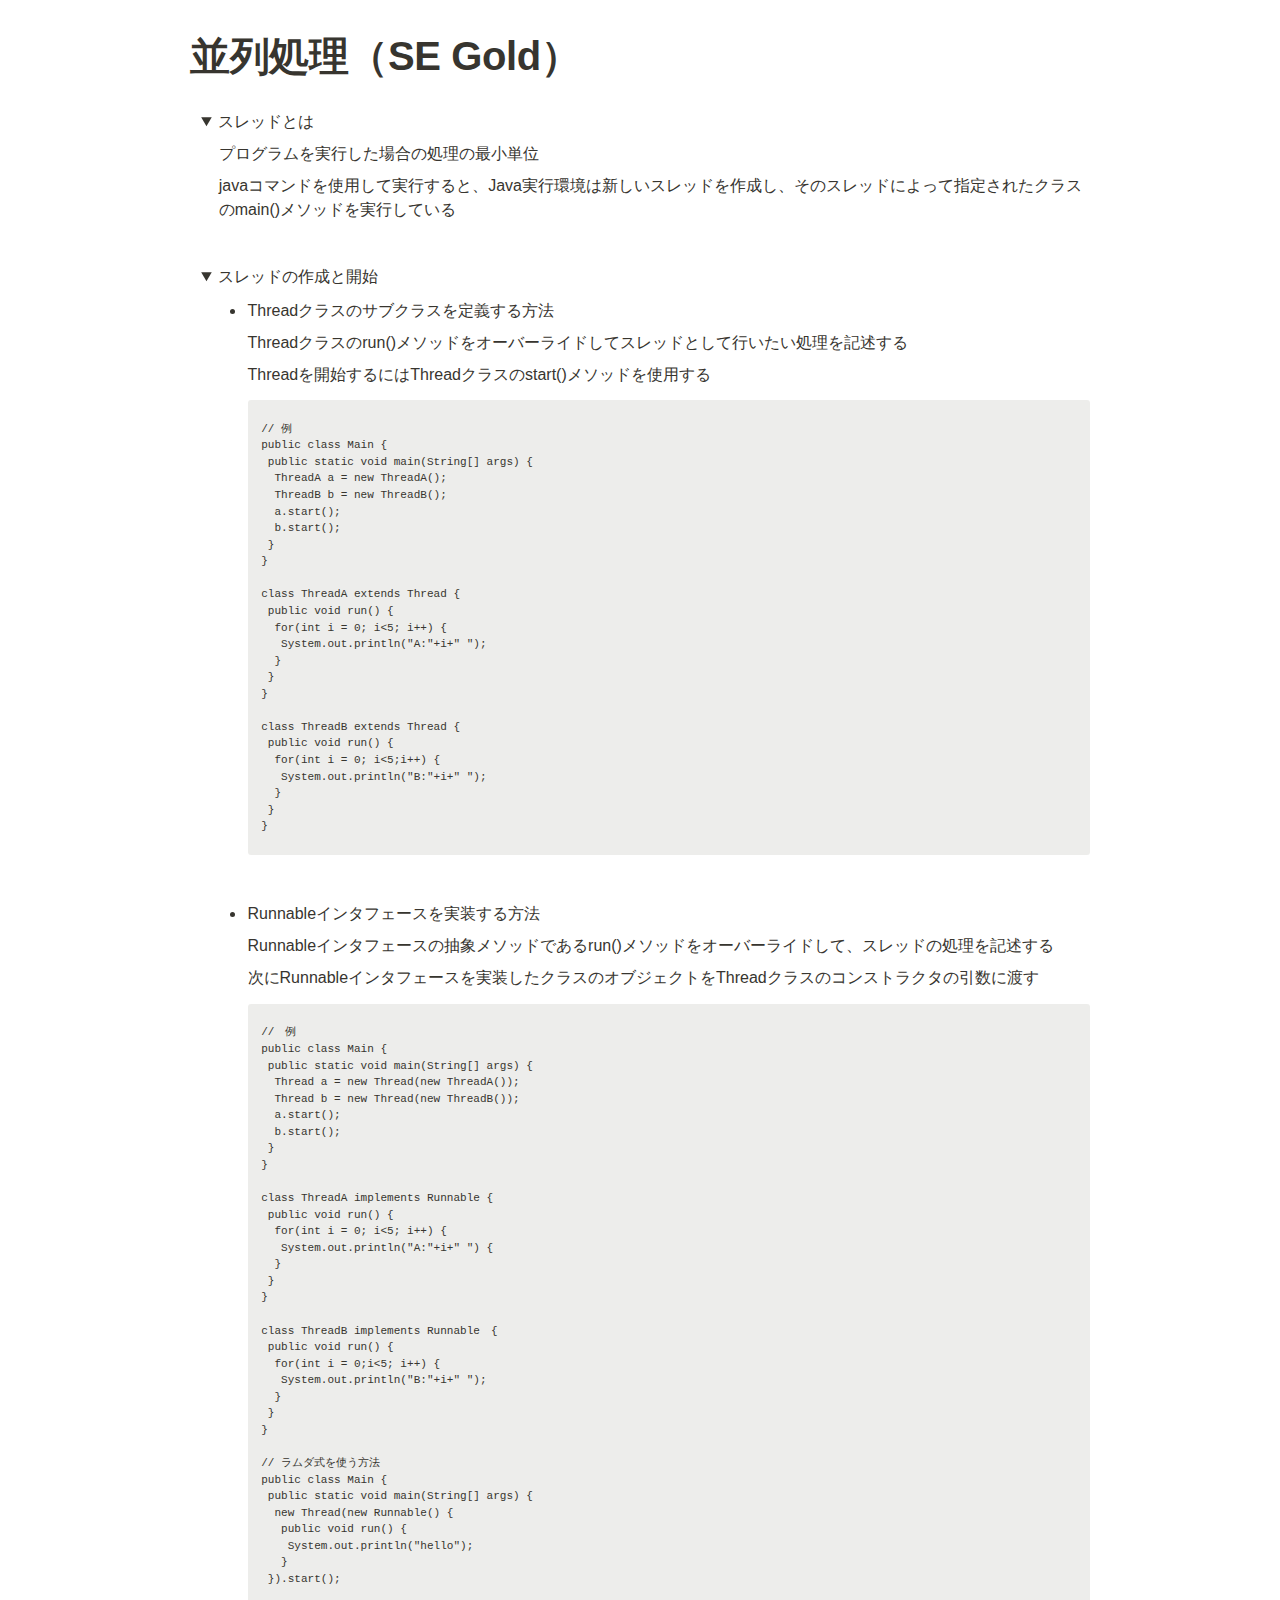
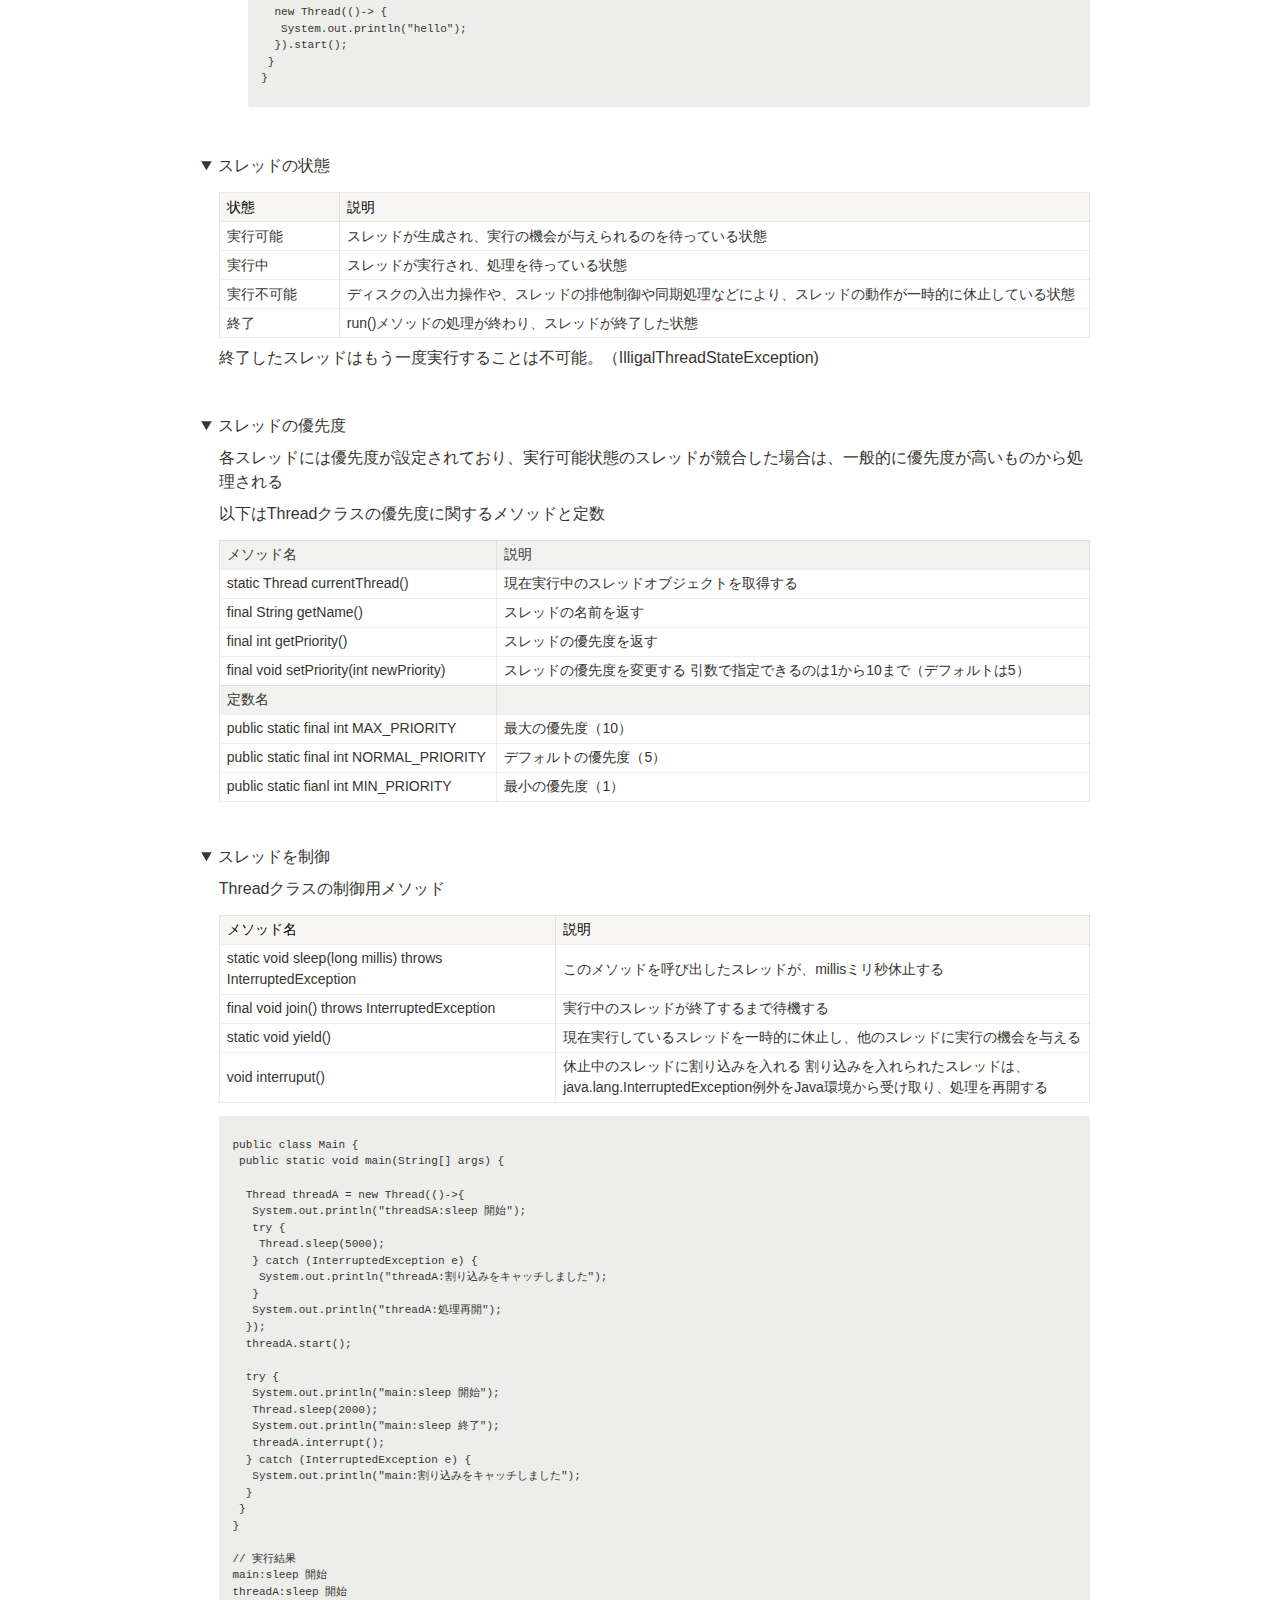
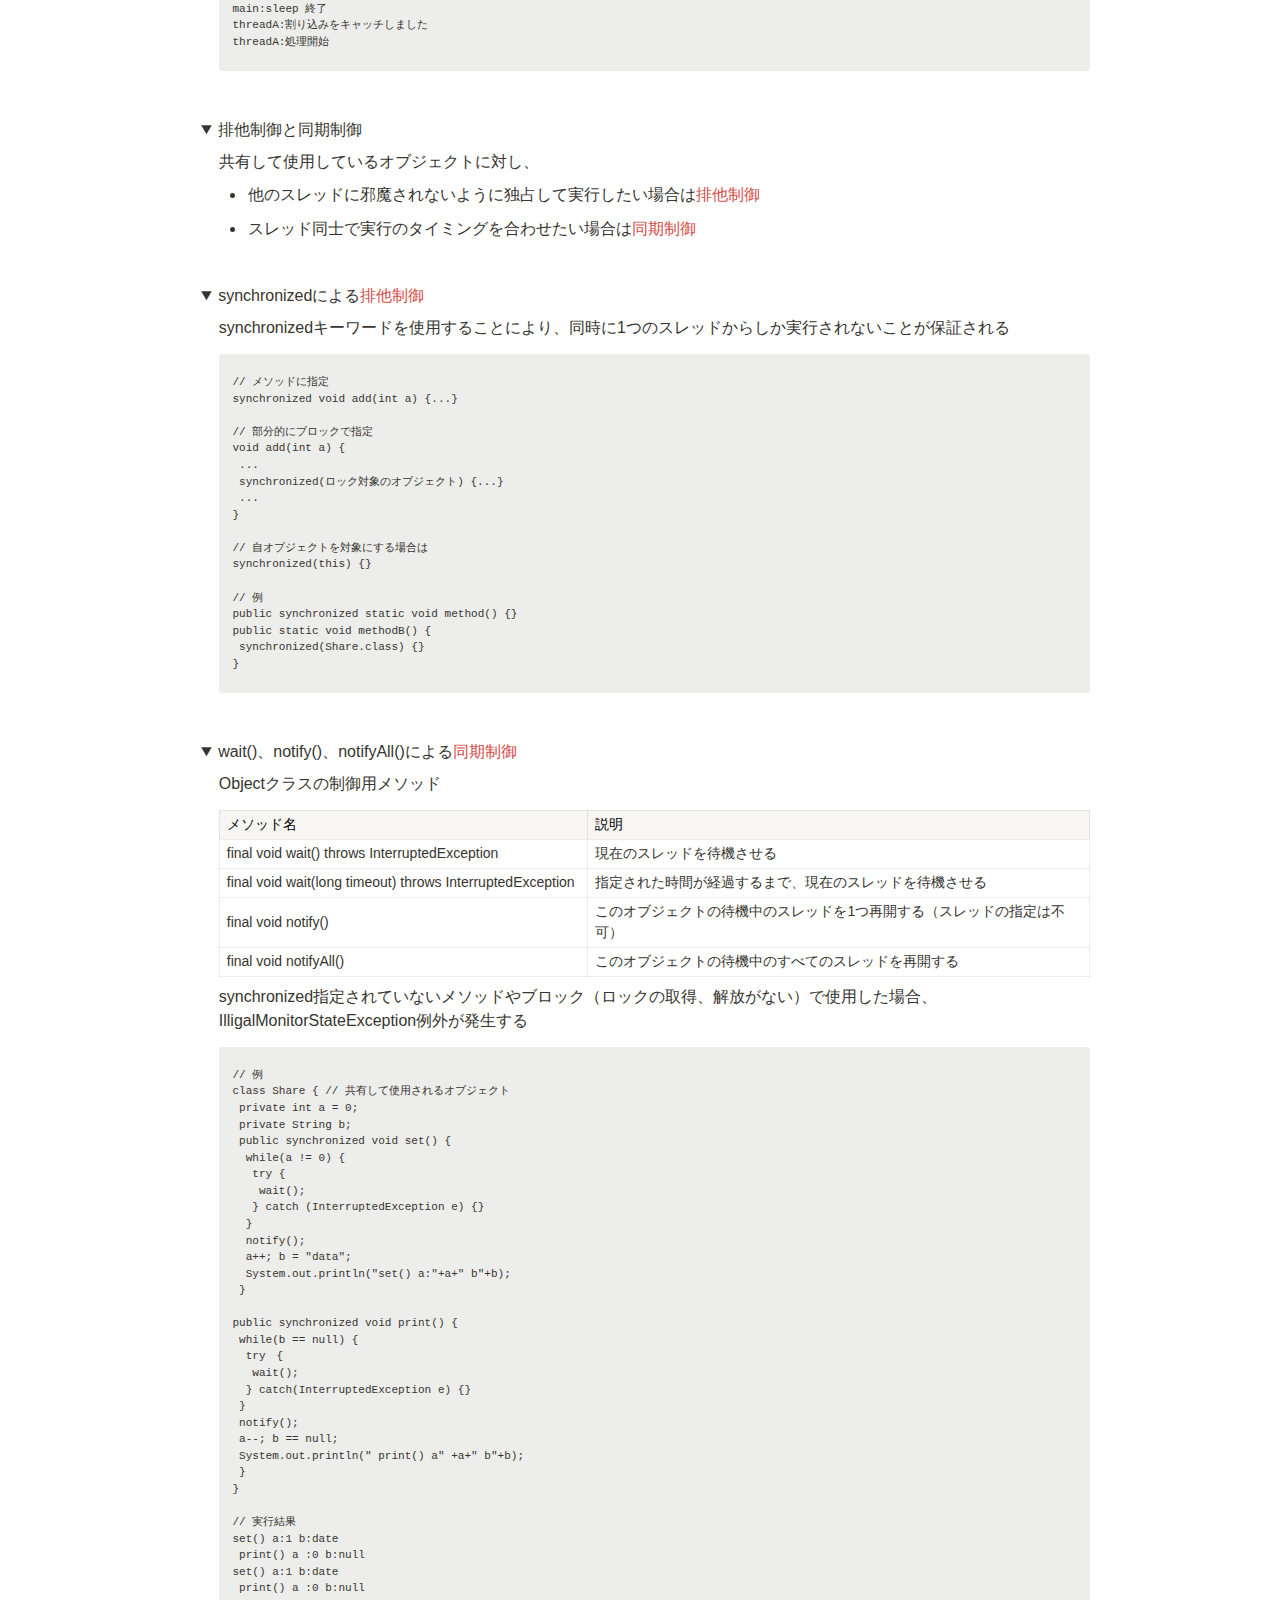
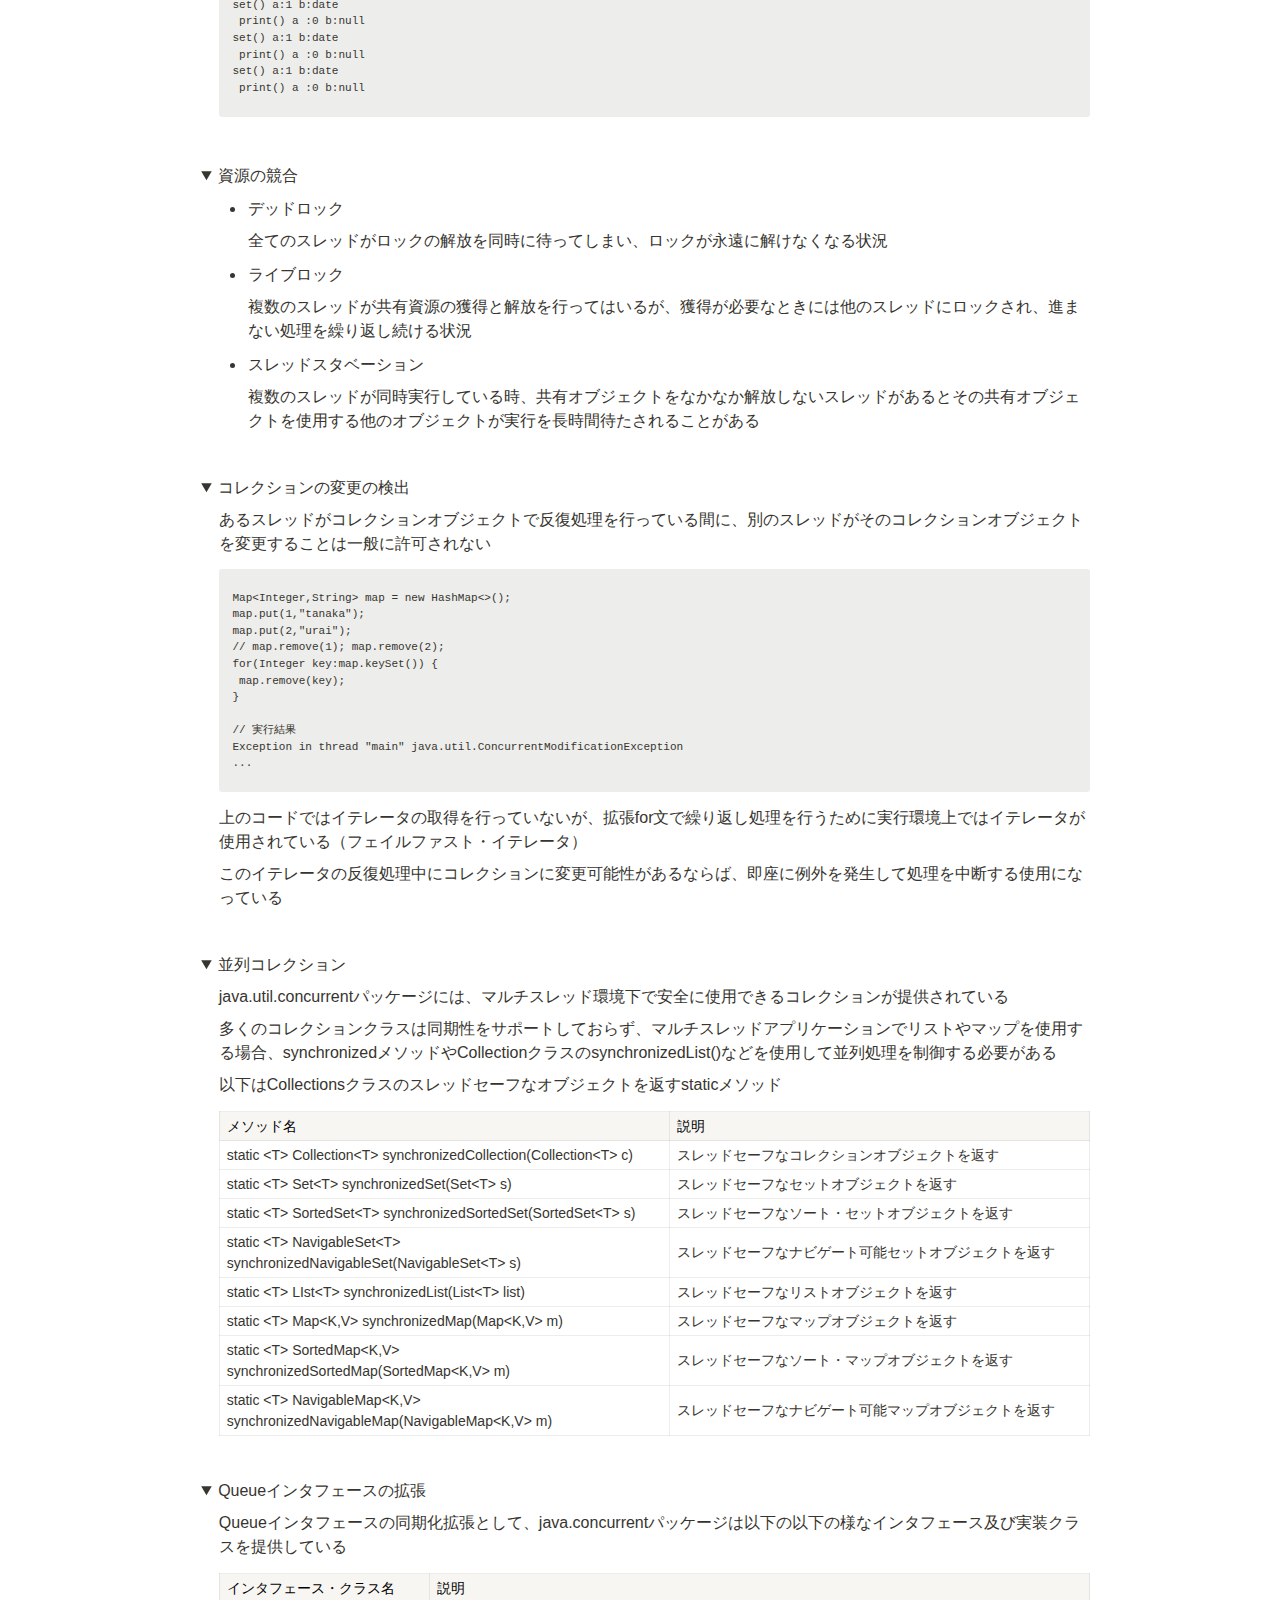
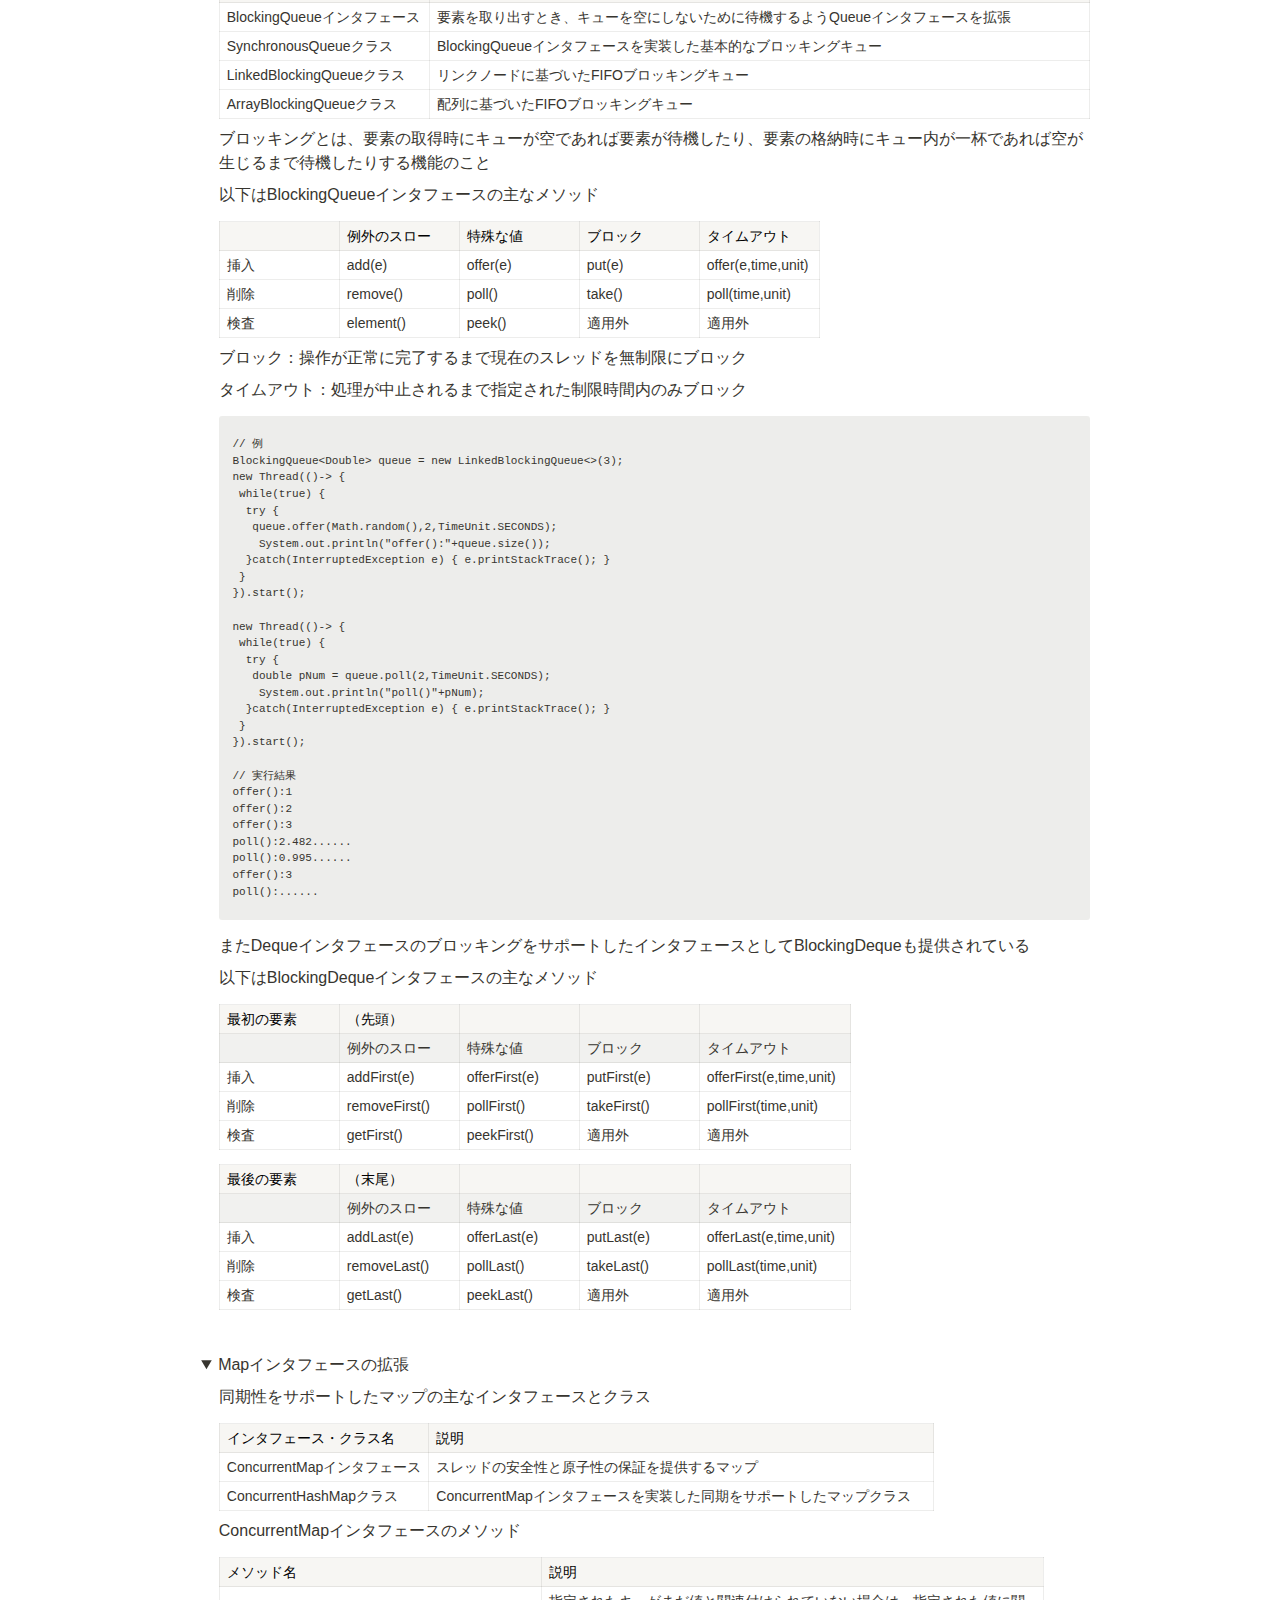
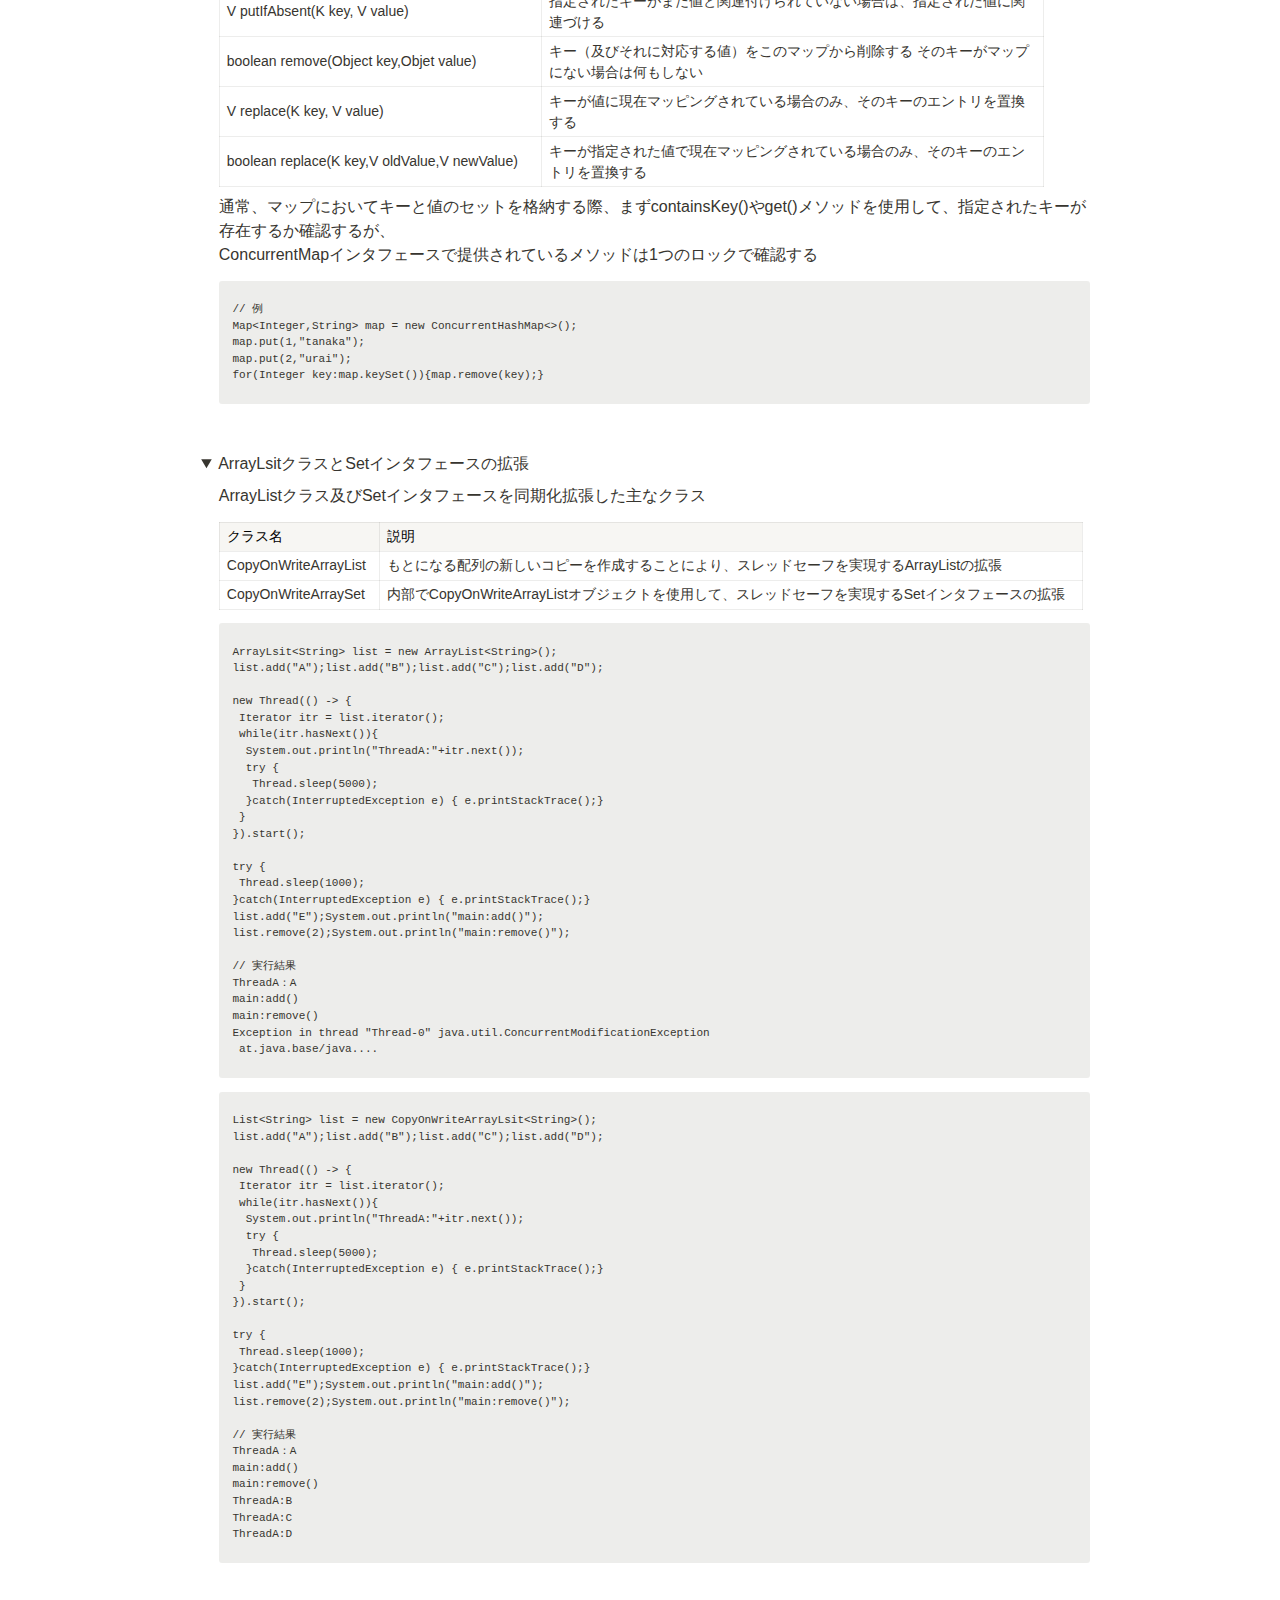
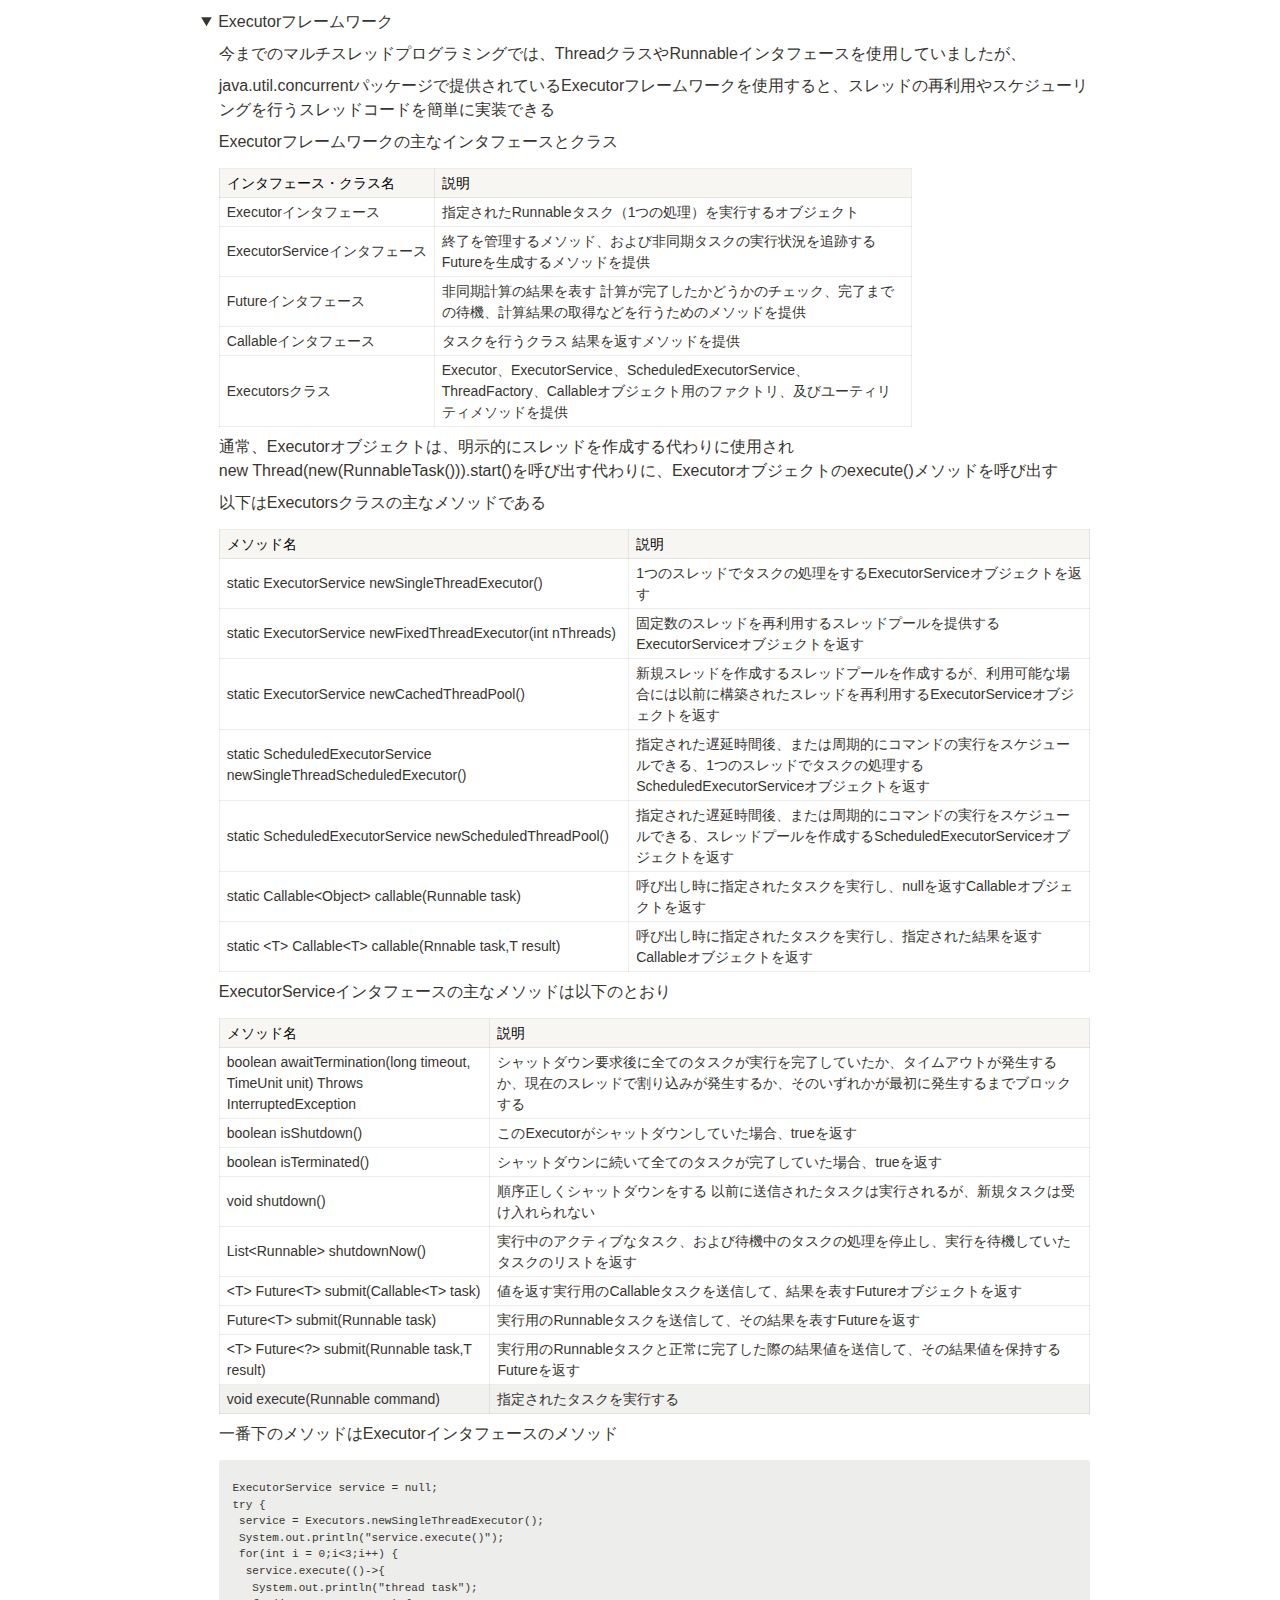
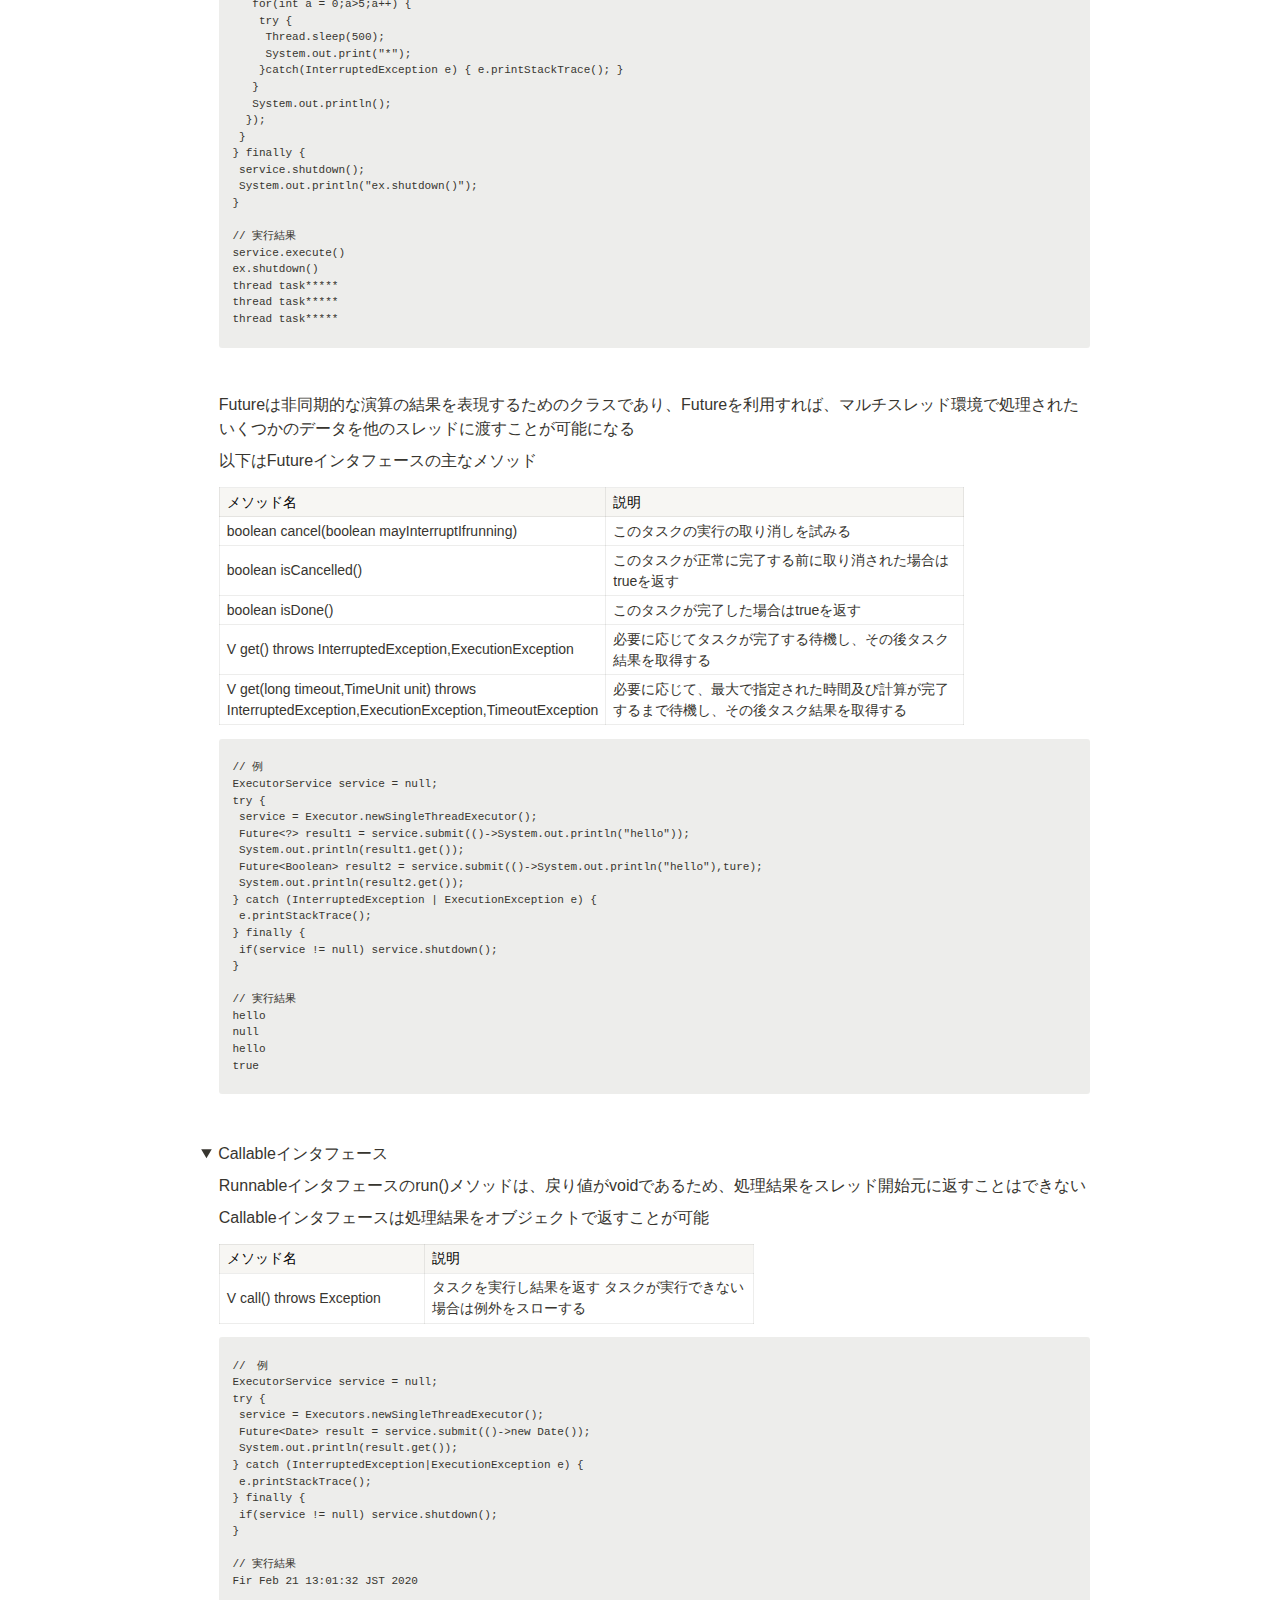
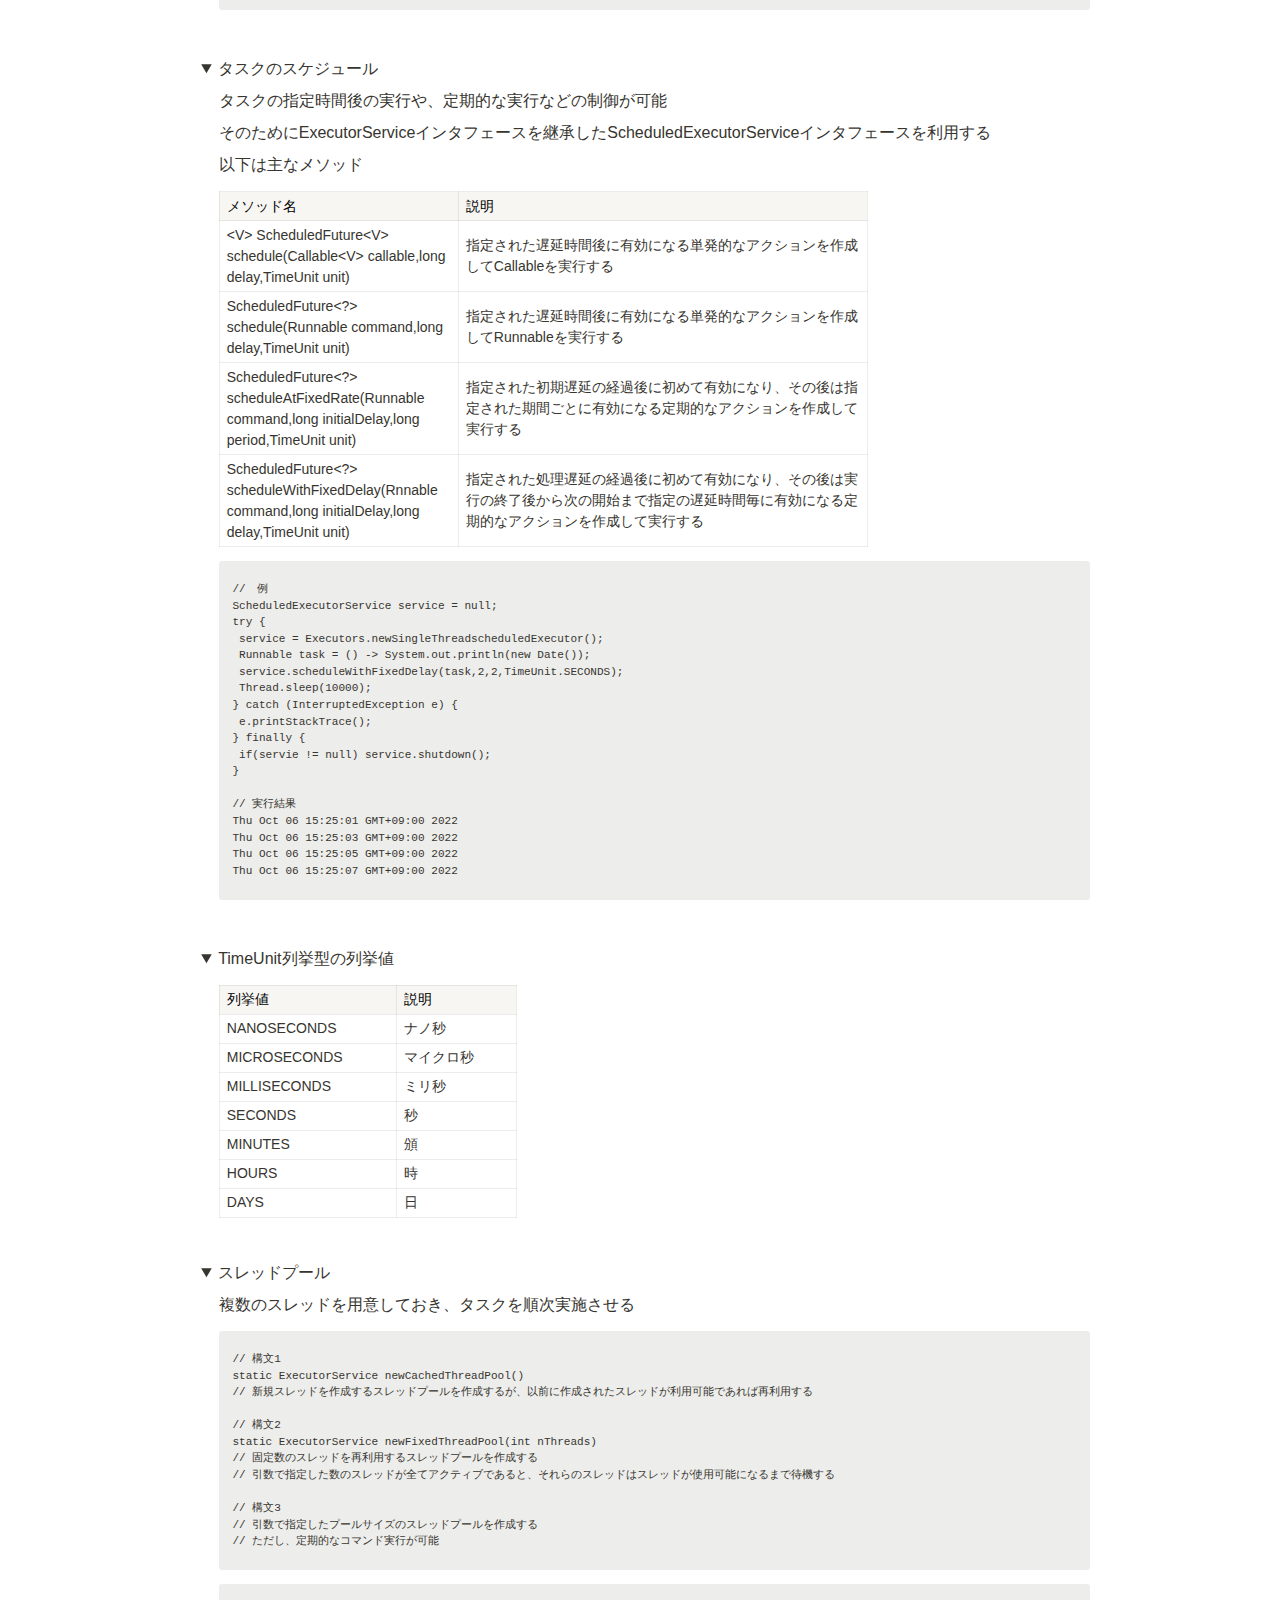
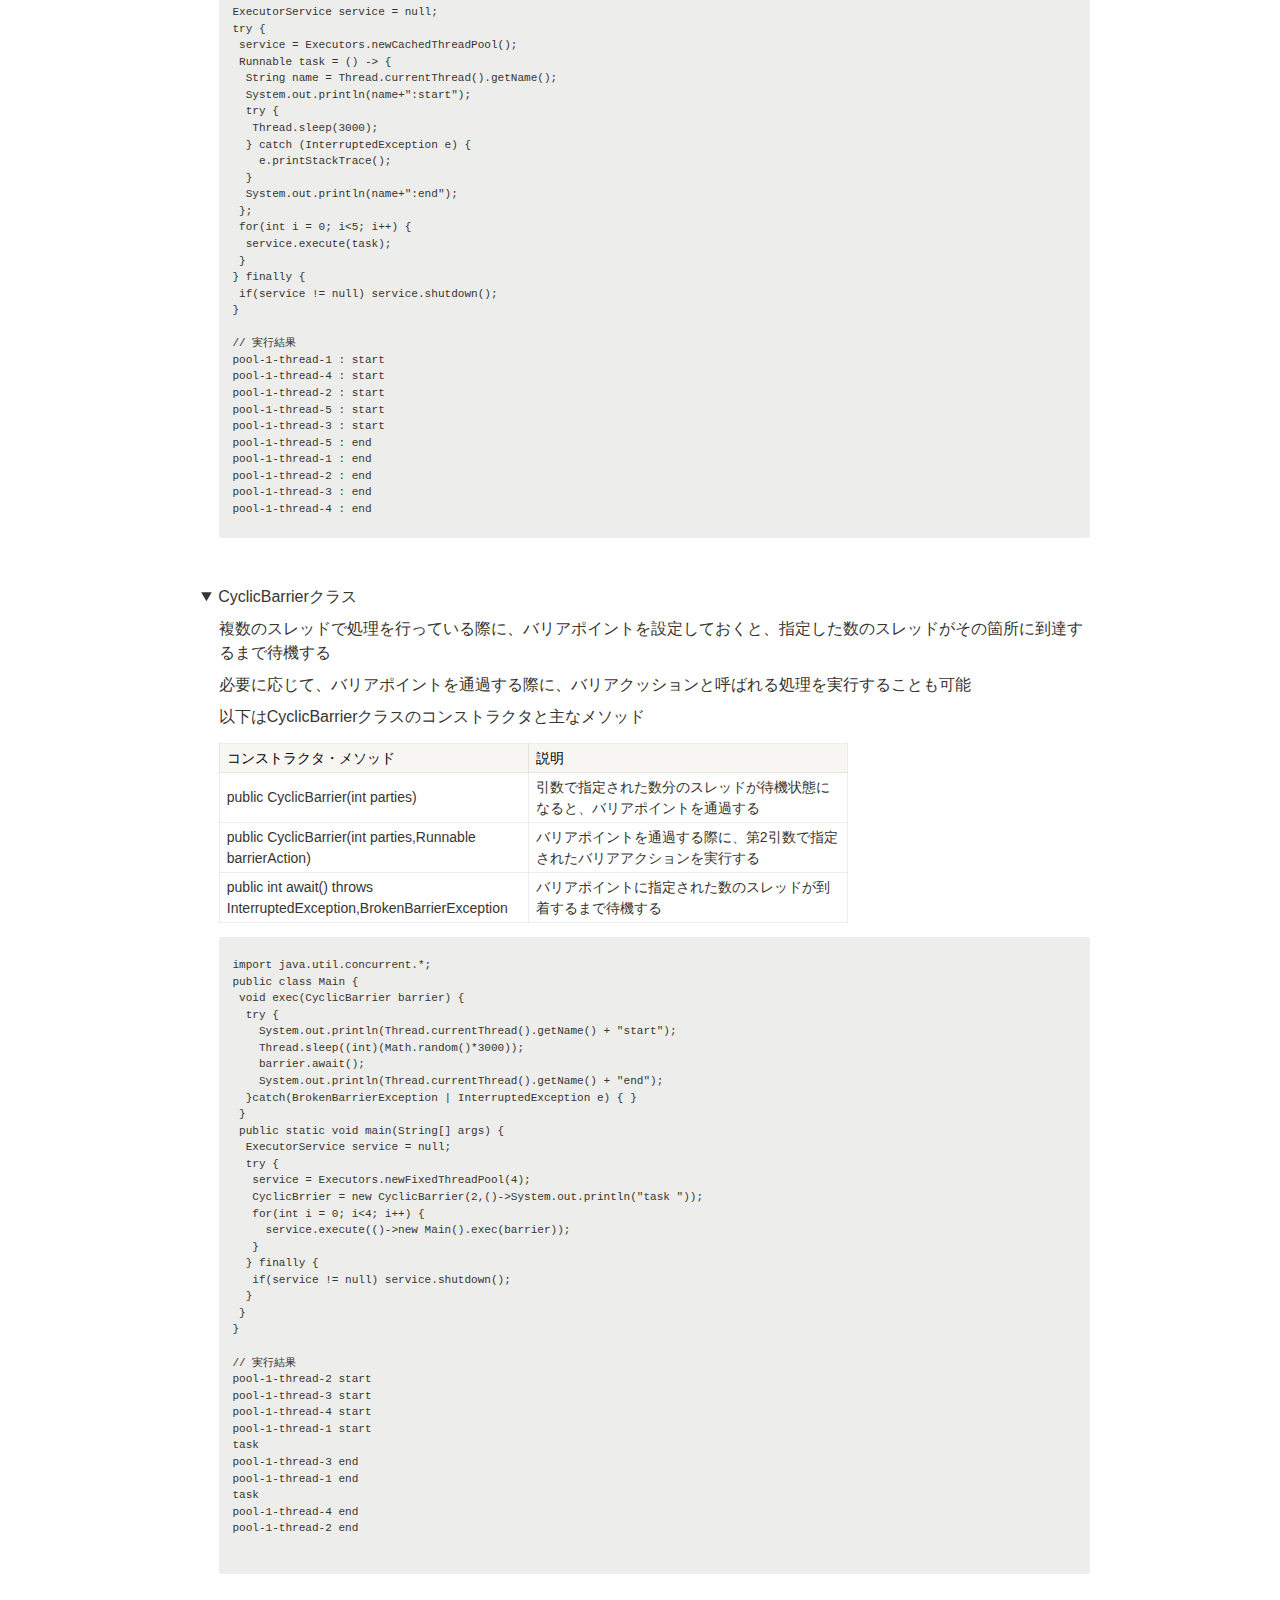
<file: java/java_parallel.html>
<html><head><meta http-equiv="Content-Type" content="text/html; charset=utf-8"/><title>並列処理（SE Gold）</title><style>
/* cspell:disable-file */
/* webkit printing magic: print all background colors */
html {
	-webkit-print-color-adjust: exact;
}
* {
	box-sizing: border-box;
	-webkit-print-color-adjust: exact;
}

html,
body {
	margin: 0;
	padding: 0;
}
@media only screen {
	body {
		margin: 2em auto;
		max-width: 900px;
		color: rgb(55, 53, 47);
	}
}

body {
	line-height: 1.5;
	white-space: pre-wrap;
}

a,
a.visited {
	color: inherit;
	text-decoration: underline;
}

.pdf-relative-link-path {
	font-size: 80%;
	color: #444;
}

h1,
h2,
h3 {
	letter-spacing: -0.01em;
	line-height: 1.2;
	font-weight: 600;
	margin-bottom: 0;
}

.page-title {
	font-size: 2.5rem;
	font-weight: 700;
	margin-top: 0;
	margin-bottom: 0.75em;
}

h1 {
	font-size: 1.875rem;
	margin-top: 1.875rem;
}

h2 {
	font-size: 1.5rem;
	margin-top: 1.5rem;
}

h3 {
	font-size: 1.25rem;
	margin-top: 1.25rem;
}

.source {
	border: 1px solid #ddd;
	border-radius: 3px;
	padding: 1.5em;
	word-break: break-all;
}

.callout {
	border-radius: 3px;
	padding: 1rem;
}

figure {
	margin: 1.25em 0;
	page-break-inside: avoid;
}

figcaption {
	opacity: 0.5;
	font-size: 85%;
	margin-top: 0.5em;
}

mark {
	background-color: transparent;
}

.indented {
	padding-left: 1.5em;
}

hr {
	background: transparent;
	display: block;
	width: 100%;
	height: 1px;
	visibility: visible;
	border: none;
	border-bottom: 1px solid rgba(55, 53, 47, 0.09);
}

img {
	max-width: 100%;
}

@media only print {
	img {
		max-height: 100vh;
		object-fit: contain;
	}
}

@page {
	margin: 1in;
}

.collection-content {
	font-size: 0.875rem;
}

.column-list {
	display: flex;
	justify-content: space-between;
}

.column {
	padding: 0 1em;
}

.column:first-child {
	padding-left: 0;
}

.column:last-child {
	padding-right: 0;
}

.table_of_contents-item {
	display: block;
	font-size: 0.875rem;
	line-height: 1.3;
	padding: 0.125rem;
}

.table_of_contents-indent-1 {
	margin-left: 1.5rem;
}

.table_of_contents-indent-2 {
	margin-left: 3rem;
}

.table_of_contents-indent-3 {
	margin-left: 4.5rem;
}

.table_of_contents-link {
	text-decoration: none;
	opacity: 0.7;
	border-bottom: 1px solid rgba(55, 53, 47, 0.18);
}

table,
th,
td {
	border: 1px solid rgba(55, 53, 47, 0.09);
	border-collapse: collapse;
}

table {
	border-left: none;
	border-right: none;
}

th,
td {
	font-weight: normal;
	padding: 0.25em 0.5em;
	line-height: 1.5;
	min-height: 1.5em;
	text-align: left;
}

th {
	color: rgba(55, 53, 47, 0.6);
}

ol,
ul {
	margin: 0;
	margin-block-start: 0.6em;
	margin-block-end: 0.6em;
}

li > ol:first-child,
li > ul:first-child {
	margin-block-start: 0.6em;
}

ul > li {
	list-style: disc;
}

ul.to-do-list {
	padding-inline-start: 0;
}

ul.to-do-list > li {
	list-style: none;
}

.to-do-children-checked {
	text-decoration: line-through;
	opacity: 0.375;
}

ul.toggle > li {
	list-style: none;
}

ul {
	padding-inline-start: 1.7em;
}

ul > li {
	padding-left: 0.1em;
}

ol {
	padding-inline-start: 1.6em;
}

ol > li {
	padding-left: 0.2em;
}

.mono ol {
	padding-inline-start: 2em;
}

.mono ol > li {
	text-indent: -0.4em;
}

.toggle {
	padding-inline-start: 0em;
	list-style-type: none;
}

/* Indent toggle children */
.toggle > li > details {
	padding-left: 1.7em;
}

.toggle > li > details > summary {
	margin-left: -1.1em;
}

.selected-value {
	display: inline-block;
	padding: 0 0.5em;
	background: rgba(206, 205, 202, 0.5);
	border-radius: 3px;
	margin-right: 0.5em;
	margin-top: 0.3em;
	margin-bottom: 0.3em;
	white-space: nowrap;
}

.collection-title {
	display: inline-block;
	margin-right: 1em;
}

.simple-table {
	margin-top: 1em;
	font-size: 0.875rem;
	empty-cells: show;
}
.simple-table td {
	height: 29px;
	min-width: 120px;
}

.simple-table th {
	height: 29px;
	min-width: 120px;
}

.simple-table-header-color {
	background: rgb(247, 246, 243);
	color: black;
}
.simple-table-header {
	font-weight: 500;
}

time {
	opacity: 0.5;
}

.icon {
	display: inline-block;
	max-width: 1.2em;
	max-height: 1.2em;
	text-decoration: none;
	vertical-align: text-bottom;
	margin-right: 0.5em;
}

img.icon {
	border-radius: 3px;
}

.user-icon {
	width: 1.5em;
	height: 1.5em;
	border-radius: 100%;
	margin-right: 0.5rem;
}

.user-icon-inner {
	font-size: 0.8em;
}

.text-icon {
	border: 1px solid #000;
	text-align: center;
}

.page-cover-image {
	display: block;
	object-fit: cover;
	width: 100%;
	max-height: 30vh;
}

.page-header-icon {
	font-size: 3rem;
	margin-bottom: 1rem;
}

.page-header-icon-with-cover {
	margin-top: -0.72em;
	margin-left: 0.07em;
}

.page-header-icon img {
	border-radius: 3px;
}

.link-to-page {
	margin: 1em 0;
	padding: 0;
	border: none;
	font-weight: 500;
}

p > .user {
	opacity: 0.5;
}

td > .user,
td > time {
	white-space: nowrap;
}

input[type="checkbox"] {
	transform: scale(1.5);
	margin-right: 0.6em;
	vertical-align: middle;
}

p {
	margin-top: 0.5em;
	margin-bottom: 0.5em;
}

.image {
	border: none;
	margin: 1.5em 0;
	padding: 0;
	border-radius: 0;
	text-align: center;
}

.code,
code {
	background: rgba(135, 131, 120, 0.15);
	border-radius: 3px;
	padding: 0.2em 0.4em;
	border-radius: 3px;
	font-size: 85%;
	tab-size: 2;
}

code {
	color: #eb5757;
}

.code {
	padding: 1.5em 1em;
}

.code-wrap {
	white-space: pre-wrap;
	word-break: break-all;
}

.code > code {
	background: none;
	padding: 0;
	font-size: 100%;
	color: inherit;
}

blockquote {
	font-size: 1.25em;
	margin: 1em 0;
	padding-left: 1em;
	border-left: 3px solid rgb(55, 53, 47);
}

.bookmark {
	text-decoration: none;
	max-height: 8em;
	padding: 0;
	display: flex;
	width: 100%;
	align-items: stretch;
}

.bookmark-title {
	font-size: 0.85em;
	overflow: hidden;
	text-overflow: ellipsis;
	height: 1.75em;
	white-space: nowrap;
}

.bookmark-text {
	display: flex;
	flex-direction: column;
}

.bookmark-info {
	flex: 4 1 180px;
	padding: 12px 14px 14px;
	display: flex;
	flex-direction: column;
	justify-content: space-between;
}

.bookmark-image {
	width: 33%;
	flex: 1 1 180px;
	display: block;
	position: relative;
	object-fit: cover;
	border-radius: 1px;
}

.bookmark-description {
	color: rgba(55, 53, 47, 0.6);
	font-size: 0.75em;
	overflow: hidden;
	max-height: 4.5em;
	word-break: break-word;
}

.bookmark-href {
	font-size: 0.75em;
	margin-top: 0.25em;
}

.sans { font-family: ui-sans-serif, -apple-system, BlinkMacSystemFont, "Segoe UI", Helvetica, "Apple Color Emoji", Arial, sans-serif, "Segoe UI Emoji", "Segoe UI Symbol"; }
.code { font-family: "SFMono-Regular", Menlo, Consolas, "PT Mono", "Liberation Mono", Courier, monospace; }
.serif { font-family: Lyon-Text, Georgia, ui-serif, serif; }
.mono { font-family: iawriter-mono, Nitti, Menlo, Courier, monospace; }
.pdf .sans { font-family: Inter, ui-sans-serif, -apple-system, BlinkMacSystemFont, "Segoe UI", Helvetica, "Apple Color Emoji", Arial, sans-serif, "Segoe UI Emoji", "Segoe UI Symbol", 'Twemoji', 'Noto Color Emoji', 'Noto Sans CJK JP'; }
.pdf:lang(zh-CN) .sans { font-family: Inter, ui-sans-serif, -apple-system, BlinkMacSystemFont, "Segoe UI", Helvetica, "Apple Color Emoji", Arial, sans-serif, "Segoe UI Emoji", "Segoe UI Symbol", 'Twemoji', 'Noto Color Emoji', 'Noto Sans CJK SC'; }
.pdf:lang(zh-TW) .sans { font-family: Inter, ui-sans-serif, -apple-system, BlinkMacSystemFont, "Segoe UI", Helvetica, "Apple Color Emoji", Arial, sans-serif, "Segoe UI Emoji", "Segoe UI Symbol", 'Twemoji', 'Noto Color Emoji', 'Noto Sans CJK TC'; }
.pdf:lang(ko-KR) .sans { font-family: Inter, ui-sans-serif, -apple-system, BlinkMacSystemFont, "Segoe UI", Helvetica, "Apple Color Emoji", Arial, sans-serif, "Segoe UI Emoji", "Segoe UI Symbol", 'Twemoji', 'Noto Color Emoji', 'Noto Sans CJK KR'; }
.pdf .code { font-family: Source Code Pro, "SFMono-Regular", Menlo, Consolas, "PT Mono", "Liberation Mono", Courier, monospace, 'Twemoji', 'Noto Color Emoji', 'Noto Sans Mono CJK JP'; }
.pdf:lang(zh-CN) .code { font-family: Source Code Pro, "SFMono-Regular", Menlo, Consolas, "PT Mono", "Liberation Mono", Courier, monospace, 'Twemoji', 'Noto Color Emoji', 'Noto Sans Mono CJK SC'; }
.pdf:lang(zh-TW) .code { font-family: Source Code Pro, "SFMono-Regular", Menlo, Consolas, "PT Mono", "Liberation Mono", Courier, monospace, 'Twemoji', 'Noto Color Emoji', 'Noto Sans Mono CJK TC'; }
.pdf:lang(ko-KR) .code { font-family: Source Code Pro, "SFMono-Regular", Menlo, Consolas, "PT Mono", "Liberation Mono", Courier, monospace, 'Twemoji', 'Noto Color Emoji', 'Noto Sans Mono CJK KR'; }
.pdf .serif { font-family: PT Serif, Lyon-Text, Georgia, ui-serif, serif, 'Twemoji', 'Noto Color Emoji', 'Noto Serif CJK JP'; }
.pdf:lang(zh-CN) .serif { font-family: PT Serif, Lyon-Text, Georgia, ui-serif, serif, 'Twemoji', 'Noto Color Emoji', 'Noto Serif CJK SC'; }
.pdf:lang(zh-TW) .serif { font-family: PT Serif, Lyon-Text, Georgia, ui-serif, serif, 'Twemoji', 'Noto Color Emoji', 'Noto Serif CJK TC'; }
.pdf:lang(ko-KR) .serif { font-family: PT Serif, Lyon-Text, Georgia, ui-serif, serif, 'Twemoji', 'Noto Color Emoji', 'Noto Serif CJK KR'; }
.pdf .mono { font-family: PT Mono, iawriter-mono, Nitti, Menlo, Courier, monospace, 'Twemoji', 'Noto Color Emoji', 'Noto Sans Mono CJK JP'; }
.pdf:lang(zh-CN) .mono { font-family: PT Mono, iawriter-mono, Nitti, Menlo, Courier, monospace, 'Twemoji', 'Noto Color Emoji', 'Noto Sans Mono CJK SC'; }
.pdf:lang(zh-TW) .mono { font-family: PT Mono, iawriter-mono, Nitti, Menlo, Courier, monospace, 'Twemoji', 'Noto Color Emoji', 'Noto Sans Mono CJK TC'; }
.pdf:lang(ko-KR) .mono { font-family: PT Mono, iawriter-mono, Nitti, Menlo, Courier, monospace, 'Twemoji', 'Noto Color Emoji', 'Noto Sans Mono CJK KR'; }
.highlight-default {
	color: rgba(55, 53, 47, 1);
}
.highlight-gray {
	color: rgba(120, 119, 116, 1);
	fill: rgba(120, 119, 116, 1);
}
.highlight-brown {
	color: rgba(159, 107, 83, 1);
	fill: rgba(159, 107, 83, 1);
}
.highlight-orange {
	color: rgba(217, 115, 13, 1);
	fill: rgba(217, 115, 13, 1);
}
.highlight-yellow {
	color: rgba(203, 145, 47, 1);
	fill: rgba(203, 145, 47, 1);
}
.highlight-teal {
	color: rgba(68, 131, 97, 1);
	fill: rgba(68, 131, 97, 1);
}
.highlight-blue {
	color: rgba(51, 126, 169, 1);
	fill: rgba(51, 126, 169, 1);
}
.highlight-purple {
	color: rgba(144, 101, 176, 1);
	fill: rgba(144, 101, 176, 1);
}
.highlight-pink {
	color: rgba(193, 76, 138, 1);
	fill: rgba(193, 76, 138, 1);
}
.highlight-red {
	color: rgba(212, 76, 71, 1);
	fill: rgba(212, 76, 71, 1);
}
.highlight-gray_background {
	background: rgba(241, 241, 239, 1);
}
.highlight-brown_background {
	background: rgba(244, 238, 238, 1);
}
.highlight-orange_background {
	background: rgba(251, 236, 221, 1);
}
.highlight-yellow_background {
	background: rgba(251, 243, 219, 1);
}
.highlight-teal_background {
	background: rgba(237, 243, 236, 1);
}
.highlight-blue_background {
	background: rgba(231, 243, 248, 1);
}
.highlight-purple_background {
	background: rgba(244, 240, 247, 0.8);
}
.highlight-pink_background {
	background: rgba(249, 238, 243, 0.8);
}
.highlight-red_background {
	background: rgba(253, 235, 236, 1);
}
.block-color-default {
	color: inherit;
	fill: inherit;
}
.block-color-gray {
	color: rgba(120, 119, 116, 1);
	fill: rgba(120, 119, 116, 1);
}
.block-color-brown {
	color: rgba(159, 107, 83, 1);
	fill: rgba(159, 107, 83, 1);
}
.block-color-orange {
	color: rgba(217, 115, 13, 1);
	fill: rgba(217, 115, 13, 1);
}
.block-color-yellow {
	color: rgba(203, 145, 47, 1);
	fill: rgba(203, 145, 47, 1);
}
.block-color-teal {
	color: rgba(68, 131, 97, 1);
	fill: rgba(68, 131, 97, 1);
}
.block-color-blue {
	color: rgba(51, 126, 169, 1);
	fill: rgba(51, 126, 169, 1);
}
.block-color-purple {
	color: rgba(144, 101, 176, 1);
	fill: rgba(144, 101, 176, 1);
}
.block-color-pink {
	color: rgba(193, 76, 138, 1);
	fill: rgba(193, 76, 138, 1);
}
.block-color-red {
	color: rgba(212, 76, 71, 1);
	fill: rgba(212, 76, 71, 1);
}
.block-color-gray_background {
	background: rgba(241, 241, 239, 1);
}
.block-color-brown_background {
	background: rgba(244, 238, 238, 1);
}
.block-color-orange_background {
	background: rgba(251, 236, 221, 1);
}
.block-color-yellow_background {
	background: rgba(251, 243, 219, 1);
}
.block-color-teal_background {
	background: rgba(237, 243, 236, 1);
}
.block-color-blue_background {
	background: rgba(231, 243, 248, 1);
}
.block-color-purple_background {
	background: rgba(244, 240, 247, 0.8);
}
.block-color-pink_background {
	background: rgba(249, 238, 243, 0.8);
}
.block-color-red_background {
	background: rgba(253, 235, 236, 1);
}
.select-value-color-pink { background-color: rgba(245, 224, 233, 1); }
.select-value-color-purple { background-color: rgba(232, 222, 238, 1); }
.select-value-color-green { background-color: rgba(219, 237, 219, 1); }
.select-value-color-gray { background-color: rgba(227, 226, 224, 1); }
.select-value-color-translucentGray { background-color: rgba(255, 255, 255, 0.0375); }
.select-value-color-orange { background-color: rgba(250, 222, 201, 1); }
.select-value-color-brown { background-color: rgba(238, 224, 218, 1); }
.select-value-color-red { background-color: rgba(255, 226, 221, 1); }
.select-value-color-yellow { background-color: rgba(253, 236, 200, 1); }
.select-value-color-blue { background-color: rgba(211, 229, 239, 1); }

.checkbox {
	display: inline-flex;
	vertical-align: text-bottom;
	width: 16;
	height: 16;
	background-size: 16px;
	margin-left: 2px;
	margin-right: 5px;
}

.checkbox-on {
	background-image: url("data:image/svg+xml;charset=UTF-8,%3Csvg%20width%3D%2216%22%20height%3D%2216%22%20viewBox%3D%220%200%2016%2016%22%20fill%3D%22none%22%20xmlns%3D%22http%3A%2F%2Fwww.w3.org%2F2000%2Fsvg%22%3E%0A%3Crect%20width%3D%2216%22%20height%3D%2216%22%20fill%3D%22%2358A9D7%22%2F%3E%0A%3Cpath%20d%3D%22M6.71429%2012.2852L14%204.9995L12.7143%203.71436L6.71429%209.71378L3.28571%206.2831L2%207.57092L6.71429%2012.2852Z%22%20fill%3D%22white%22%2F%3E%0A%3C%2Fsvg%3E");
}

.checkbox-off {
	background-image: url("data:image/svg+xml;charset=UTF-8,%3Csvg%20width%3D%2216%22%20height%3D%2216%22%20viewBox%3D%220%200%2016%2016%22%20fill%3D%22none%22%20xmlns%3D%22http%3A%2F%2Fwww.w3.org%2F2000%2Fsvg%22%3E%0A%3Crect%20x%3D%220.75%22%20y%3D%220.75%22%20width%3D%2214.5%22%20height%3D%2214.5%22%20fill%3D%22white%22%20stroke%3D%22%2336352F%22%20stroke-width%3D%221.5%22%2F%3E%0A%3C%2Fsvg%3E");
}
	
</style></head><body><article id="764b82f6-c5a5-43c3-9835-bc85fa24d355" class="page sans"><header><h1 class="page-title">並列処理（SE Gold）</h1></header><div class="page-body"><ul id="c1526f54-a4eb-4939-81e6-90017fe48022" class="toggle"><li><details open=""><summary>スレッドとは</summary><p id="5547e44f-89d3-405a-b213-1155c12140bc" class="">プログラムを実行した場合の処理の最小単位</p><p id="330a950b-d9e5-47ca-82d6-d0c10bf5cdca" class="">javaコマンドを使用して実行すると、Java実行環境は新しいスレッドを作成し、そのスレッドによって指定されたクラスのmain()メソッドを実行している</p></details></li></ul><p id="06a797f5-1b8e-44bf-b0e7-eca0c914648a" class="">
</p><ul id="cbcaffc4-9e14-4b58-a572-17200b79f2d3" class="toggle"><li><details open=""><summary>スレッドの作成と開始</summary><ul id="facd3c12-9394-4b6a-8206-886fd03cc6d4" class="bulleted-list"><li style="list-style-type:disc">Threadクラスのサブクラスを定義する方法<p id="e3a397d1-0648-48bd-aac9-ae769106eb90" class="">Threadクラスのrun()メソッドをオーバーライドしてスレッドとして行いたい処理を記述する</p><p id="61b4e075-a83e-4f44-ba52-92c668f1fef6" class="">Threadを開始するにはThreadクラスのstart()メソッドを使用する</p><pre id="b8dcb49f-8e8d-462d-838d-efa07cf2adcb" class="code"><code>// 例
public class Main { 
 public static void main(String[] args) {
  ThreadA a = new ThreadA();
  ThreadB b = new ThreadB();
  a.start();
  b.start();
 }
}

class ThreadA extends Thread {
 public void run() {
  for(int i = 0; i&lt;5; i++) {
   System.out.println(&quot;A:&quot;+i+&quot; &quot;);
  } 
 }
}

class ThreadB extends Thread {
 public void run() {
  for(int i = 0; i&lt;5;i++) {
   System.out.println(&quot;B:&quot;+i+&quot; &quot;);
  }
 }
}</code></pre></li></ul><p id="2d148976-6c62-4bbd-b4f0-671093e12077" class="">
</p><ul id="8f10979a-7c25-47cf-9907-ed9850679645" class="bulleted-list"><li style="list-style-type:disc">Runnableインタフェースを実装する方法<p id="f9453cd9-0e0f-4617-a4a5-5fdf732786d2" class="">Runnableインタフェースの抽象メソッドであるrun()メソッドをオーバーライドして、スレッドの処理を記述する</p><p id="e76e026e-f5f7-41a7-b29f-592fcbb32777" class="">次にRunnableインタフェースを実装したクラスのオブジェクトをThreadクラスのコンストラクタの引数に渡す</p><pre id="d8b9e2e6-e385-4de8-b524-fe6a42de42c7" class="code"><code>//　例
public class Main { 
 public static void main(String[] args) {
  Thread a = new Thread(new ThreadA());
  Thread b = new Thread(new ThreadB());
  a.start();
  b.start();
 }
}

class ThreadA implements Runnable {
 public void run() {
  for(int i = 0; i&lt;5; i++) {
   System.out.println(&quot;A:&quot;+i+&quot; &quot;) {
  }
 }
}

class ThreadB implements Runnable　{
 public void run() {
  for(int i = 0;i&lt;5; i++) {
   System.out.println(&quot;B:&quot;+i+&quot; &quot;);
  }
 }
}

// ラムダ式を使う方法
public class Main {
 public static void main(String[] args) {
  new Thread(new Runnable() {
   public void run() {
    System.out.println(&quot;hello&quot;);
   }
 }).start();
 
  new Thread(()-&gt; {
   System.out.println(&quot;hello&quot;);
  }).start();
 }
}</code></pre></li></ul></details></li></ul><p id="02742456-477f-46a8-ae56-3349fc97f894" class="">
</p><ul id="502693a4-14d9-4979-9277-8ee6cf4d16b8" class="toggle"><li><details open=""><summary>スレッドの状態</summary><table id="71f927d6-b206-4968-a475-d20458284973" class="simple-table"><thead class="simple-table-header"><tr id="86d3ed43-00a8-4402-bb59-4c0571c490eb"><th id="^IJW" class="simple-table-header-color simple-table-header" style="width:116px">状態</th><th id="?MiJ" class="simple-table-header-color simple-table-header" style="width:770px">説明</th></tr></thead><tbody><tr id="9ba1bef4-b7d6-4156-9364-6045cfd3d6e4"><td id="^IJW" class="" style="width:116px">実行可能</td><td id="?MiJ" class="" style="width:770px">スレッドが生成され、実行の機会が与えられるのを待っている状態</td></tr><tr id="f1252e08-db17-4126-8795-87f2ad4eb697"><td id="^IJW" class="" style="width:116px">実行中</td><td id="?MiJ" class="" style="width:770px">スレッドが実行され、処理を待っている状態</td></tr><tr id="2032effa-add3-4963-9cab-ab65c8c2742c"><td id="^IJW" class="" style="width:116px">実行不可能</td><td id="?MiJ" class="" style="width:770px">ディスクの入出力操作や、スレッドの排他制御や同期処理などにより、スレッドの動作が一時的に休止している状態</td></tr><tr id="13dfda0c-64b4-4e6c-8acd-1e33e9140d0c"><td id="^IJW" class="" style="width:116px">終了</td><td id="?MiJ" class="" style="width:770px">run()メソッドの処理が終わり、スレッドが終了した状態</td></tr></tbody></table><p id="2d87e194-ae67-4273-a9af-f34786fa28b3" class="">終了したスレッドはもう一度実行することは不可能。（IlligalThreadStateException)</p></details></li></ul><p id="b9b1207c-d5dd-46fc-badd-0ef073ee54e1" class="">
</p><ul id="79698f42-0e1a-442e-acc8-9a7c79fcf3b2" class="toggle"><li><details open=""><summary>スレッドの優先度</summary><p id="b415a509-2f8a-450c-8ae4-2eea3bbc9247" class="">各スレッドには優先度が設定されており、実行可能状態のスレッドが競合した場合は、一般的に優先度が高いものから処理される</p><p id="4a45a426-8469-4f01-b2d8-4e8ec3666fcf" class="">以下はThreadクラスの優先度に関するメソッドと定数</p><table id="9e134947-e954-4fd7-86c8-19c236226d71" class="simple-table"><tbody><tr id="19db3647-ed45-4935-89ff-7272c9b13cd1"><td id="W~MU" class="block-color-gray_background" style="width:286px">メソッド名</td><td id="hC|d" class="block-color-gray_background" style="width:623px">説明</td></tr><tr id="3753a0ee-db85-4842-8fab-1b03f1287e5f"><td id="W~MU" class="" style="width:286px">static Thread currentThread()</td><td id="hC|d" class="" style="width:623px">現在実行中のスレッドオブジェクトを取得する</td></tr><tr id="db1ace59-cdbb-4b8b-85f3-2af0f1b11229"><td id="W~MU" class="" style="width:286px">final String getName()</td><td id="hC|d" class="" style="width:623px">スレッドの名前を返す</td></tr><tr id="fb20fba5-d37c-4b39-bbf7-3c4b740f8c01"><td id="W~MU" class="" style="width:286px">final int getPriority()</td><td id="hC|d" class="" style="width:623px">スレッドの優先度を返す</td></tr><tr id="2c3afb3d-0181-4748-80c6-5327094fb73c"><td id="W~MU" class="" style="width:286px">final void setPriority(int newPriority)</td><td id="hC|d" class="" style="width:623px">スレッドの優先度を変更する
引数で指定できるのは1から10まで（デフォルトは5）</td></tr><tr id="1a4f2b58-c338-47e0-925a-50ad3c4e3aa0"><td id="W~MU" class="block-color-gray_background" style="width:286px">定数名</td><td id="hC|d" class="block-color-gray_background" style="width:623px"></td></tr><tr id="c75107e5-364e-43a4-b4c8-e6d3d133b8c2"><td id="W~MU" class="" style="width:286px">public static final int MAX_PRIORITY</td><td id="hC|d" class="" style="width:623px">最大の優先度（10）</td></tr><tr id="0d453bc0-4127-444f-813a-2853184341ee"><td id="W~MU" class="" style="width:286px">public static final int NORMAL_PRIORITY</td><td id="hC|d" class="" style="width:623px">デフォルトの優先度（5）</td></tr><tr id="ca1fd474-7db7-45a6-83fc-dfcb060186b3"><td id="W~MU" class="" style="width:286px">public static fianl int MIN_PRIORITY</td><td id="hC|d" class="" style="width:623px">最小の優先度（1）</td></tr></tbody></table></details></li></ul><p id="23285aff-f885-490d-8ae8-0062a16e218b" class="">
</p><ul id="d6933dd7-a83b-490c-899d-e13f174fcb64" class="toggle"><li><details open=""><summary>スレッドを制御</summary><p id="ebc6b7df-b9b5-4dce-a8ad-27e8b146887f" class="">Threadクラスの制御用メソッド</p><table id="9ce3d6ce-291a-461f-8c84-a742a8e53ca3" class="simple-table"><thead class="simple-table-header"><tr id="73bf7555-bad1-4218-be2e-aeff1e47dfb7"><th id="c|bl" class="simple-table-header-color simple-table-header" style="width:372px">メソッド名</th><th id=":@iK" class="simple-table-header-color simple-table-header" style="width:595px">説明</th></tr></thead><tbody><tr id="03be2f86-6d75-41d0-ac14-f752a62d7176"><td id="c|bl" class="" style="width:372px">static void sleep(long millis) throws InterruptedException</td><td id=":@iK" class="" style="width:595px">このメソッドを呼び出したスレッドが、millisミリ秒休止する</td></tr><tr id="24213f80-5721-459c-a135-3af03e2f572f"><td id="c|bl" class="" style="width:372px">final void join() throws InterruptedException</td><td id=":@iK" class="" style="width:595px">実行中のスレッドが終了するまで待機する</td></tr><tr id="6609b266-8026-4524-937e-599b0589380b"><td id="c|bl" class="" style="width:372px">static void yield()</td><td id=":@iK" class="" style="width:595px">現在実行しているスレッドを一時的に休止し、他のスレッドに実行の機会を与える</td></tr><tr id="6cc07dba-c84e-40ad-9515-2575698bc572"><td id="c|bl" class="" style="width:372px">void interruput()</td><td id=":@iK" class="" style="width:595px">休止中のスレッドに割り込みを入れる
割り込みを入れられたスレッドは、java.lang.InterruptedException例外をJava環境から受け取り、処理を再開する</td></tr></tbody></table><pre id="428faec9-598c-4e72-88f5-8883042177d5" class="code"><code>public class Main {
 public static void main(String[] args) {

  Thread threadA = new Thread(()-&gt;{
   System.out.println(&quot;threadSA:sleep 開始&quot;);
   try {
    Thread.sleep(5000);
   } catch (InterruptedException e) { 
    System.out.println(&quot;threadA:割り込みをキャッチしました&quot;);
   }
   System.out.println(&quot;threadA:処理再開&quot;);
  });
  threadA.start();

  try {
   System.out.println(&quot;main:sleep 開始&quot;);
   Thread.sleep(2000);
   System.out.println(&quot;main:sleep 終了&quot;);
   threadA.interrupt();
  } catch (InterruptedException e) {
   System.out.println(&quot;main:割り込みをキャッチしました&quot;);
  }
 }
}

// 実行結果
main:sleep 開始
threadA:sleep 開始
main:sleep 終了
threadA:割り込みをキャッチしました
threadA:処理開始</code></pre></details></li></ul><p id="2b0c2994-dfd8-452a-803e-6d8b9bdaaa64" class="">
</p><ul id="6609512e-d17d-4030-a8fd-109cc0eb2fd4" class="toggle"><li><details open=""><summary>排他制御と同期制御</summary><p id="3412734f-4b23-4c5d-bcc8-195b149fb00a" class="">共有して使用しているオブジェクトに対し、</p><ul id="76c90d58-cb90-4017-85da-1835b580a530" class="bulleted-list"><li style="list-style-type:disc">他のスレッドに邪魔されないように独占して実行したい場合は<mark class="highlight-red">排他制御</mark></li></ul><ul id="4ecdfdb4-3ae9-4da3-9b75-89c8eb7f73e6" class="bulleted-list"><li style="list-style-type:disc">スレッド同士で実行のタイミングを合わせたい場合は<mark class="highlight-red">同期制御</mark></li></ul></details></li></ul><p id="85fd42a2-5b80-4390-8b51-c8296ed08ed8" class="">
</p><ul id="bf6a582b-bbac-412d-85ae-9da7a5b9fc4a" class="toggle"><li><details open=""><summary>synchronizedによる<mark class="highlight-red">排他制御</mark></summary><p id="24c07b2e-d023-4f71-8d97-c1e964cc6a35" class="">synchronizedキーワードを使用することにより、同時に1つのスレッドからしか実行されないことが保証される</p><pre id="02501b46-ecac-40e9-8ca3-a0f04b1d6d7d" class="code"><code>// メソッドに指定
synchronized void add(int a) {...}

// 部分的にブロックで指定
void add(int a) {
 ...
 synchronized(ロック対象のオブジェクト) {...}
 ...
}

// 自オブジェクトを対象にする場合は
synchronized(this) {}

// 例
public synchronized static void method() {}
public static void methodB() {
 synchronized(Share.class) {}
}</code></pre></details></li></ul><p id="8d599763-d849-47ec-b83c-9c2e51003b48" class="">
</p><ul id="4ba0a29f-35e7-4c6a-9675-eee66484e8f3" class="toggle"><li><details open=""><summary>wait()、notify()、notifyAll()による<mark class="highlight-red">同期制御</mark></summary><p id="0acfcae3-0704-48d4-bd97-45f88c583c0f" class="">Objectクラスの制御用メソッド</p><table id="4604803c-9a26-4371-998c-d58975669996" class="simple-table"><thead class="simple-table-header"><tr id="caa8df55-3ee8-4b41-86d1-aa0088f73b3f"><th id="YvKD" class="simple-table-header-color simple-table-header" style="width:380px">メソッド名</th><th id="&lt;`vB" class="simple-table-header-color simple-table-header" style="width:521px">説明</th></tr></thead><tbody><tr id="dd0f8269-9de7-4c44-a691-bf4769c17fa0"><td id="YvKD" class="" style="width:380px">final void wait() throws InterruptedException</td><td id="&lt;`vB" class="" style="width:521px">現在のスレッドを待機させる</td></tr><tr id="09905f6d-563d-4406-8105-a886ab84e3be"><td id="YvKD" class="" style="width:380px">final void wait(long timeout) throws InterruptedException</td><td id="&lt;`vB" class="" style="width:521px">指定された時間が経過するまで、現在のスレッドを待機させる</td></tr><tr id="e7c06c52-3308-4497-9357-8db707d900d7"><td id="YvKD" class="" style="width:380px">final void notify()</td><td id="&lt;`vB" class="" style="width:521px">このオブジェクトの待機中のスレッドを1つ再開する（スレッドの指定は不可）</td></tr><tr id="ec893752-962a-4fe3-9900-986ea79cfbf4"><td id="YvKD" class="" style="width:380px">final void notifyAll()</td><td id="&lt;`vB" class="" style="width:521px">このオブジェクトの待機中のすべてのスレッドを再開する</td></tr></tbody></table><p id="c7ebc9f9-ee32-4a12-a69f-8529b28f1897" class="">synchronized指定されていないメソッドやブロック（ロックの取得、解放がない）で使用した場合、IlligalMonitorStateException例外が発生する</p><pre id="900f2ea3-d7a7-425e-b867-f13743bd2fb8" class="code"><code>// 例
class Share { // 共有して使用されるオブジェクト
 private int a = 0;
 private String b;
 public synchronized void set() {
  while(a != 0) {
   try {
    wait();
   } catch (InterruptedException e) {}
  }
  notify();
  a++; b = &quot;data&quot;;
  System.out.println(&quot;set() a:&quot;+a+&quot; b&quot;+b);
 }

public synchronized void print() { 
 while(b == null) {
  try　{
   wait();
  } catch(InterruptedException e) {}
 }
 notify();
 a--; b == null;
 System.out.println(&quot; print() a&quot; +a+&quot; b&quot;+b);
 }
}

// 実行結果
set() a:1 b:date
 print() a :0 b:null
set() a:1 b:date
 print() a :0 b:null
set() a:1 b:date
 print() a :0 b:null
set() a:1 b:date
 print() a :0 b:null
set() a:1 b:date
 print() a :0 b:null
</code></pre></details></li></ul><p id="39fae4d0-1203-4997-ad6d-737a00a68afe" class="">
</p><ul id="6807b45e-3c07-43c1-b4dd-a9013e0fe4f3" class="toggle"><li><details open=""><summary>資源の競合</summary><ul id="e8534491-bfce-4da0-9e8d-be39bd9925f2" class="bulleted-list"><li style="list-style-type:disc">デッドロック<p id="3dd4fb1a-2679-4ee8-a5de-aa3b560f7881" class="">全てのスレッドがロックの解放を同時に待ってしまい、ロックが永遠に解けなくなる状況</p></li></ul><ul id="28e6659b-5b36-4491-9124-3ee9a17debcd" class="bulleted-list"><li style="list-style-type:disc">ライブロック<p id="07f5d38b-3678-4db5-bccd-0f3a96079e19" class="">複数のスレッドが共有資源の獲得と解放を行ってはいるが、獲得が必要なときには他のスレッドにロックされ、進まない処理を繰り返し続ける状況</p></li></ul><ul id="92ed810b-10d7-42fd-80d5-066aa8eae230" class="bulleted-list"><li style="list-style-type:disc">スレッドスタベーション<p id="8e968ddc-6534-445a-83d7-7ff5297d2fa5" class="">複数のスレッドが同時実行している時、共有オブジェクトをなかなか解放しないスレッドがあるとその共有オブジェクトを使用する他のオブジェクトが実行を長時間待たされることがある</p></li></ul></details></li></ul><p id="39d17814-799c-4755-bf48-4ae64d7704ca" class="">
</p><ul id="6d2d86de-d413-498d-8802-04dc5034a18e" class="toggle"><li><details open=""><summary>コレクションの変更の検出</summary><p id="99dd9ec8-f5e5-4552-84cd-3710ff8bb8c2" class="">あるスレッドがコレクションオブジェクトで反復処理を行っている間に、別のスレッドがそのコレクションオブジェクトを変更することは一般に許可されない</p><pre id="d5a8928e-f6d5-4441-92d6-a959165f76eb" class="code"><code>Map&lt;Integer,String&gt; map = new HashMap&lt;&gt;();
map.put(1,&quot;tanaka&quot;);
map.put(2,&quot;urai&quot;);
// map.remove(1); map.remove(2);
for(Integer key:map.keySet()) {
 map.remove(key);
}

// 実行結果
Exception in thread &quot;main&quot; java.util.ConcurrentModificationException
...</code></pre><p id="85f72129-3f08-41c3-8903-b4ad98eba590" class="">上のコードではイテレータの取得を行っていないが、拡張for文で繰り返し処理を行うために実行環境上ではイテレータが使用されている（フェイルファスト・イテレータ）</p><p id="6221e29b-7e38-43ff-bfd9-743cf979ef87" class="">このイテレータの反復処理中にコレクションに変更可能性があるならば、即座に例外を発生して処理を中断する使用になっている</p></details></li></ul><p id="c9f99b2a-043d-455f-be60-d35dc7977eca" class="">
</p><ul id="8b72eff6-db03-413e-97a5-e8d81272d4ed" class="toggle"><li><details open=""><summary>並列コレクション</summary><p id="3da7f0dc-df34-46c7-b6a4-d6422fd5b9cd" class="">java.util.concurrentパッケージには、マルチスレッド環境下で安全に使用できるコレクションが提供されている</p><p id="21f73f55-15db-4a1d-bcf3-b727f8e6f5b3" class="">多くのコレクションクラスは同期性をサポートしておらず、マルチスレッドアプリケーションでリストやマップを使用する場合、synchronizedメソッドやCollectionクラスのsynchronizedList()などを使用して並列処理を制御する必要がある</p><p id="3a8971c4-1d74-4560-ab83-d70a7dfabf91" class="">以下はCollectionsクラスのスレッドセーフなオブジェクトを返すstaticメソッド</p><table id="d3653f85-319c-4df6-af7d-cd9f77352556" class="simple-table"><thead class="simple-table-header"><tr id="1ed041c3-9991-4cfe-9860-f683c32f1d80"><th id="j^^p" class="simple-table-header-color simple-table-header" style="width:495px">メソッド名</th><th id="cS&lt;V" class="simple-table-header-color simple-table-header" style="width:522px">説明</th></tr></thead><tbody><tr id="c210ac3d-98cf-42f3-9552-851dc38db277"><td id="j^^p" class="" style="width:495px">static &lt;T&gt; Collection&lt;T&gt; synchronizedCollection(Collection&lt;T&gt; c)</td><td id="cS&lt;V" class="" style="width:522px">スレッドセーフなコレクションオブジェクトを返す</td></tr><tr id="98e80ed2-648a-4df9-84eb-c8cfc27792c3"><td id="j^^p" class="" style="width:495px">static &lt;T&gt; Set&lt;T&gt; synchronizedSet(Set&lt;T&gt; s)</td><td id="cS&lt;V" class="" style="width:522px">スレッドセーフなセットオブジェクトを返す</td></tr><tr id="d3bb3467-5b23-4df9-84e7-2a544c7f8cf5"><td id="j^^p" class="" style="width:495px">static &lt;T&gt; SortedSet&lt;T&gt; synchronizedSortedSet(SortedSet&lt;T&gt; s)</td><td id="cS&lt;V" class="" style="width:522px">スレッドセーフなソート・セットオブジェクトを返す</td></tr><tr id="d2aba33b-a2e2-4a5b-90d5-06e9ffc91e5e"><td id="j^^p" class="" style="width:495px">static &lt;T&gt; NavigableSet&lt;T&gt; synchronizedNavigableSet(NavigableSet&lt;T&gt; s)</td><td id="cS&lt;V" class="" style="width:522px">スレッドセーフなナビゲート可能セットオブジェクトを返す</td></tr><tr id="61609ee1-d373-4c20-b2eb-3138acc28870"><td id="j^^p" class="" style="width:495px">static &lt;T&gt; LIst&lt;T&gt; synchronizedList(List&lt;T&gt; list)</td><td id="cS&lt;V" class="" style="width:522px">スレッドセーフなリストオブジェクトを返す</td></tr><tr id="c1055532-4d93-4e8d-8a8f-373ce1e0e8ed"><td id="j^^p" class="" style="width:495px">static &lt;T&gt; Map&lt;K,V&gt; synchronizedMap(Map&lt;K,V&gt; m)</td><td id="cS&lt;V" class="" style="width:522px">スレッドセーフなマップオブジェクトを返す</td></tr><tr id="395d5b7c-4f75-4903-a9e1-39883bfdb732"><td id="j^^p" class="" style="width:495px">static &lt;T&gt; SortedMap&lt;K,V&gt; synchronizedSortedMap(SortedMap&lt;K,V&gt; m)</td><td id="cS&lt;V" class="" style="width:522px">スレッドセーフなソート・マップオブジェクトを返す</td></tr><tr id="946df218-a9d7-4c1a-a2b4-d9154982e6b5"><td id="j^^p" class="" style="width:495px">static &lt;T&gt; NavigableMap&lt;K,V&gt; synchronizedNavigableMap(NavigableMap&lt;K,V&gt; m)</td><td id="cS&lt;V" class="" style="width:522px">スレッドセーフなナビゲート可能マップオブジェクトを返す</td></tr></tbody></table></details></li></ul><p id="e5bfe308-4c96-47da-945f-4dda2fd8eef3" class="">
</p><ul id="d24bc011-0080-46a3-aed6-ac487981d3e9" class="toggle"><li><details open=""><summary>Queueインタフェースの拡張</summary><p id="41e9b304-a65c-43ab-9bd8-9ad73b3dd43f" class="">Queueインタフェースの同期化拡張として、java.concurrentパッケージは以下の以下の様なインタフェース及び実装クラスを提供している</p><table id="3658547a-6b03-403c-9ad9-b5a71e7d5133" class="simple-table"><thead class="simple-table-header"><tr id="466c2d86-cf01-4976-ae5b-c6937d601039"><th id="xF}K" class="simple-table-header-color simple-table-header" style="width:211px">インタフェース・クラス名</th><th id="p^{W" class="simple-table-header-color simple-table-header" style="width:667px">説明</th></tr></thead><tbody><tr id="aee75ec0-165b-4e5d-83b6-1143d211dd74"><td id="xF}K" class="" style="width:211px">BlockingQueueインタフェース</td><td id="p^{W" class="" style="width:667px">要素を取り出すとき、キューを空にしないために待機するようQueueインタフェースを拡張</td></tr><tr id="9f53a1fc-4b84-49a3-8419-60346813e78f"><td id="xF}K" class="" style="width:211px">SynchronousQueueクラス</td><td id="p^{W" class="" style="width:667px">BlockingQueueインタフェースを実装した基本的なブロッキングキュー</td></tr><tr id="c552d5c6-763c-4437-9851-8585606e8e20"><td id="xF}K" class="" style="width:211px">LinkedBlockingQueueクラス</td><td id="p^{W" class="" style="width:667px">リンクノードに基づいたFIFOブロッキングキュー</td></tr><tr id="a2c00e6d-b930-4627-b596-2020c65ae686"><td id="xF}K" class="" style="width:211px">ArrayBlockingQueueクラス</td><td id="p^{W" class="" style="width:667px">配列に基づいたFIFOブロッキングキュー</td></tr></tbody></table><p id="c16fa87e-580e-4be7-833f-02cdf2b8951f" class="">ブロッキングとは、要素の取得時にキューが空であれば要素が待機したり、要素の格納時にキュー内が一杯であれば空が生じるまで待機したりする機能のこと</p><p id="881ff7e0-9421-46ed-bbae-988268757081" class="">以下はBlockingQueueインタフェースの主なメソッド</p><table id="aeab63ae-864f-4d0e-860e-da2ebf35647e" class="simple-table"><thead class="simple-table-header"><tr id="908be0ee-eb8c-4ef8-ad27-2410fcd3ead2"><th id="Um_M" class="simple-table-header-color simple-table-header" style="width:49px"></th><th id="VjUm" class="simple-table-header-color simple-table-header">例外のスロー</th><th id=":zv:" class="simple-table-header-color simple-table-header">特殊な値</th><th id="wTZK" class="simple-table-header-color simple-table-header">ブロック</th><th id="COBs" class="simple-table-header-color simple-table-header">タイムアウト</th></tr></thead><tbody><tr id="8e4f4d6b-114f-4fe9-936b-a2e64b22bd0e"><td id="Um_M" class="" style="width:49px">挿入</td><td id="VjUm" class="">add(e)</td><td id=":zv:" class="">offer(e)</td><td id="wTZK" class="">put(e)</td><td id="COBs" class="">offer(e,time,unit)</td></tr><tr id="65fcb6d5-9c89-4e8d-a34e-a073d7d29ee8"><td id="Um_M" class="" style="width:49px">削除</td><td id="VjUm" class="">remove()</td><td id=":zv:" class="">poll()</td><td id="wTZK" class="">take()</td><td id="COBs" class="">poll(time,unit)</td></tr><tr id="26426d8c-ccfa-401a-9ccf-217f54156617"><td id="Um_M" class="" style="width:49px">検査</td><td id="VjUm" class="">element()</td><td id=":zv:" class="">peek()</td><td id="wTZK" class="">適用外</td><td id="COBs" class="">適用外</td></tr></tbody></table><p id="0dd3ffdb-b7b6-481b-aae7-7b7c59e6e12b" class="">ブロック：操作が正常に完了するまで現在のスレッドを無制限にブロック</p><p id="acef0a45-0faa-4295-a497-48ce7473366d" class="">タイムアウト：処理が中止されるまで指定された制限時間内のみブロック</p><pre id="7203b3c5-524d-422b-b258-2f2bdd372697" class="code"><code>// 例
BlockingQueue&lt;Double&gt; queue = new LinkedBlockingQueue&lt;&gt;(3);
new Thread(()-&gt; {
 while(true) {
  try {
   queue.offer(Math.random(),2,TimeUnit.SECONDS);
    System.out.println(&quot;offer():&quot;+queue.size());
  }catch(InterruptedException e) { e.printStackTrace(); }
 }
}).start();

new Thread(()-&gt; {
 while(true) {
  try {
   double pNum = queue.poll(2,TimeUnit.SECONDS);
    System.out.println(&quot;poll()&quot;+pNum);
  }catch(InterruptedException e) { e.printStackTrace(); }
 }
}).start();

// 実行結果
offer():1
offer():2
offer():3
poll():2.482......
poll():0.995......
offer():3
poll():......</code></pre><p id="b5d3f9ea-1ed5-41ba-861b-cb4cf0d96776" class="">またDequeインタフェースのブロッキングをサポートしたインタフェースとしてBlockingDequeも提供されている</p><p id="a7a24419-7588-407c-b2ca-f22b9b3303cd" class="">以下はBlockingDequeインタフェースの主なメソッド</p><table id="bbba82b9-3b35-436d-9293-87ccd1f0e0a8" class="simple-table"><thead class="simple-table-header"><tr id="0e77f3fa-4d41-44d0-8666-b26b2633fd7f"><th id="i&gt;NT" class="simple-table-header-color simple-table-header" style="width:90px">最初の要素</th><th id="=yTB" class="simple-table-header-color simple-table-header" style="width:112px">（先頭）</th><th id="QAPU" class="simple-table-header-color simple-table-header"></th><th id="\V^G" class="simple-table-header-color simple-table-header"></th><th id="dYNN" class="simple-table-header-color simple-table-header" style="width:151.27084350585938px"></th></tr></thead><tbody><tr id="0b6410a9-989a-433f-ac34-e021d40ce462"><td id="i&gt;NT" class="block-color-gray_background" style="width:90px"></td><td id="=yTB" class="block-color-gray_background" style="width:112px">例外のスロー</td><td id="QAPU" class="block-color-gray_background">特殊な値</td><td id="\V^G" class="block-color-gray_background">ブロック</td><td id="dYNN" class="block-color-gray_background" style="width:151.27084350585938px">タイムアウト</td></tr><tr id="e111e0fb-19fd-42da-874d-c4f9d303eb07"><td id="i&gt;NT" class="" style="width:90px">挿入</td><td id="=yTB" class="" style="width:112px">addFirst(e)</td><td id="QAPU" class="">offerFirst(e)</td><td id="\V^G" class="">putFirst(e)</td><td id="dYNN" class="" style="width:151.27084350585938px">offerFirst(e,time,unit)</td></tr><tr id="bf6fb0e3-2bb2-4a4a-a9c6-6207a2c4965e"><td id="i&gt;NT" class="" style="width:90px">削除</td><td id="=yTB" class="" style="width:112px">removeFirst()</td><td id="QAPU" class="">pollFirst()</td><td id="\V^G" class="">takeFirst()</td><td id="dYNN" class="" style="width:151.27084350585938px">pollFirst(time,unit)</td></tr><tr id="78c632c1-c52b-43ee-ae90-c0aa36f557ef"><td id="i&gt;NT" class="" style="width:90px">検査</td><td id="=yTB" class="" style="width:112px">getFirst()</td><td id="QAPU" class="">peekFirst()</td><td id="\V^G" class="">適用外</td><td id="dYNN" class="" style="width:151.27084350585938px">適用外</td></tr></tbody></table><table id="55f84da9-8d3a-43a0-a8ec-e95d12ec9480" class="simple-table"><thead class="simple-table-header"><tr id="8a533c4a-a08e-4763-81fd-f46c27aca94a"><th id="i&gt;NT" class="simple-table-header-color simple-table-header" style="width:90px">最後の要素</th><th id="=yTB" class="simple-table-header-color simple-table-header" style="width:112px">（末尾）</th><th id="QAPU" class="simple-table-header-color simple-table-header"></th><th id="\V^G" class="simple-table-header-color simple-table-header"></th><th id="dYNN" class="simple-table-header-color simple-table-header" style="width:151.27084350585938px"></th></tr></thead><tbody><tr id="b2323ed7-b3fb-402c-8109-ca3b0faeb6d2"><td id="i&gt;NT" class="block-color-gray_background" style="width:90px"></td><td id="=yTB" class="block-color-gray_background" style="width:112px">例外のスロー</td><td id="QAPU" class="block-color-gray_background">特殊な値</td><td id="\V^G" class="block-color-gray_background">ブロック</td><td id="dYNN" class="block-color-gray_background" style="width:151.27084350585938px">タイムアウト</td></tr><tr id="8d43b101-dd88-4231-9dfa-e0c2411e8c94"><td id="i&gt;NT" class="" style="width:90px">挿入</td><td id="=yTB" class="" style="width:112px">addLast(e)</td><td id="QAPU" class="">offerLast(e)</td><td id="\V^G" class="">putLast(e)</td><td id="dYNN" class="" style="width:151.27084350585938px">offerLast(e,time,unit)</td></tr><tr id="f50cda1d-272b-4c9b-a237-7181b7aa5a2a"><td id="i&gt;NT" class="" style="width:90px">削除</td><td id="=yTB" class="" style="width:112px">removeLast()</td><td id="QAPU" class="">pollLast()</td><td id="\V^G" class="">takeLast()</td><td id="dYNN" class="" style="width:151.27084350585938px">pollLast(time,unit)</td></tr><tr id="84ff1465-1057-4a42-8804-533dfd6f9c75"><td id="i&gt;NT" class="" style="width:90px">検査</td><td id="=yTB" class="" style="width:112px">getLast()</td><td id="QAPU" class="">peekLast()</td><td id="\V^G" class="">適用外</td><td id="dYNN" class="" style="width:151.27084350585938px">適用外</td></tr></tbody></table></details></li></ul><p id="a5f9ffb9-751c-4fc1-89be-9ce666b263a0" class="">
</p><ul id="601a3f69-de01-495c-8d33-5b38a2ca127d" class="toggle"><li><details open=""><summary>Mapインタフェースの拡張</summary><p id="592d178a-1ead-4365-80b0-61308250f5d3" class="">同期性をサポートしたマップの主なインタフェースとクラス</p><table id="ebed34eb-e150-4426-9014-3b3b554492b1" class="simple-table"><thead class="simple-table-header"><tr id="9de7f5db-8378-4514-96e7-3745cd6313fc"><th id="t&gt;&gt;z" class="simple-table-header-color simple-table-header">インタフェース・クラス名</th><th id="daWR" class="simple-table-header-color simple-table-header" style="width:505px">説明</th></tr></thead><tbody><tr id="e6785012-2250-4d0c-b616-13045a6dd401"><td id="t&gt;&gt;z" class="">ConcurrentMapインタフェース</td><td id="daWR" class="" style="width:505px">スレッドの安全性と原子性の保証を提供するマップ</td></tr><tr id="e7ab7ed2-9d92-4639-8a0d-3aa84cfd5e9d"><td id="t&gt;&gt;z" class="">ConcurrentHashMapクラス</td><td id="daWR" class="" style="width:505px">ConcurrentMapインタフェースを実装した同期をサポートしたマップクラス</td></tr></tbody></table><p id="7a0450fa-6130-463e-bc59-53ae26c9f3b6" class="">ConcurrentMapインタフェースのメソッド</p><table id="02672da5-582b-4168-bc57-e001566bbbdc" class="simple-table"><thead class="simple-table-header"><tr id="6a715ca2-f722-453d-b322-9c55624a0b11"><th id="`R]?" class="simple-table-header-color simple-table-header" style="width:322px">メソッド名</th><th id="]{ag" class="simple-table-header-color simple-table-header" style="width:502px">説明</th></tr></thead><tbody><tr id="10791ccf-594c-4818-b22a-daae46105a07"><td id="`R]?" class="" style="width:322px">V putIfAbsent(K key, V value)</td><td id="]{ag" class="" style="width:502px">指定されたキーがまだ値と関連付けられていない場合は、指定された値に関連づける</td></tr><tr id="b5bf0a70-8ee9-4fd1-bb3a-1c092516a783"><td id="`R]?" class="" style="width:322px">boolean remove(Object key,Objet value)</td><td id="]{ag" class="" style="width:502px">キー（及びそれに対応する値）をこのマップから削除する
そのキーがマップにない場合は何もしない</td></tr><tr id="6c45581e-161c-48f8-b1ff-d35177d4b86a"><td id="`R]?" class="" style="width:322px">V replace(K key, V value)</td><td id="]{ag" class="" style="width:502px">キーが値に現在マッピングされている場合のみ、そのキーのエントリを置換する</td></tr><tr id="d9f407b0-5735-4eeb-8b28-874a8fcddf23"><td id="`R]?" class="" style="width:322px">boolean replace(K key,V oldValue,V newValue)</td><td id="]{ag" class="" style="width:502px">キーが指定された値で現在マッピングされている場合のみ、そのキーのエントリを置換する</td></tr></tbody></table><p id="c2e98cf1-e5ad-42ee-8d47-045ce06a3a7b" class="">通常、マップにおいてキーと値のセットを格納する際、まずcontainsKey()やget()メソッドを使用して、指定されたキーが存在するか確認するが、
ConcurrentMapインタフェースで提供されているメソッドは1つのロックで確認する</p><pre id="f0d90797-fb5b-4a99-94b0-a69e76c6bedb" class="code"><code>// 例
Map&lt;Integer,String&gt; map = new ConcurrentHashMap&lt;&gt;();
map.put(1,&quot;tanaka&quot;);
map.put(2,&quot;urai&quot;);
for(Integer key:map.keySet()){map.remove(key);}</code></pre></details></li></ul><p id="949d141d-813d-4ed3-8b05-338209a68c3e" class="">
</p><ul id="8db0e75c-fd53-4f78-b731-07ffa04d6e74" class="toggle"><li><details open=""><summary>ArrayLsitクラスとSetインタフェースの拡張</summary><p id="6ba177c9-b5e4-4ec1-9a6e-216bee5dede2" class="">ArrayListクラス及びSetインタフェースを同期化拡張した主なクラス</p><table id="78b22642-4ff8-473e-95b8-51e3068aa0d8" class="simple-table"><thead class="simple-table-header"><tr id="ca849355-da1e-4063-8447-cb775491c2c9"><th id="YKg~" class="simple-table-header-color simple-table-header" style="width:160px">クラス名</th><th id="^rFb" class="simple-table-header-color simple-table-header" style="width:703px">説明</th></tr></thead><tbody><tr id="2a7f16dc-6932-4e0c-870f-c9ac41cd6f13"><td id="YKg~" class="" style="width:160px">CopyOnWriteArrayList</td><td id="^rFb" class="" style="width:703px">もとになる配列の新しいコピーを作成することにより、スレッドセーフを実現するArrayListの拡張</td></tr><tr id="be270307-ecbe-449b-9307-4928786c1b33"><td id="YKg~" class="" style="width:160px">CopyOnWriteArraySet</td><td id="^rFb" class="" style="width:703px">内部でCopyOnWriteArrayListオブジェクトを使用して、スレッドセーフを実現するSetインタフェースの拡張</td></tr></tbody></table><pre id="6f454ee3-3b1f-40dc-95a4-1e2d9cda0ec8" class="code"><code>ArrayLsit&lt;String&gt; list = new ArrayList&lt;String&gt;();
list.add(&quot;A&quot;);list.add(&quot;B&quot;);list.add(&quot;C&quot;);list.add(&quot;D&quot;);

new Thread(() -&gt; {
 Iterator itr = list.iterator();
 while(itr.hasNext()){
  System.out.println(&quot;ThreadA:&quot;+itr.next());
  try {
   Thread.sleep(5000); 
  }catch(InterruptedException e) { e.printStackTrace();}
 }
}).start();

try { 
 Thread.sleep(1000);
}catch(InterruptedException e) { e.printStackTrace();}
list.add(&quot;E&quot;);System.out.println(&quot;main:add()&quot;);
list.remove(2);System.out.println(&quot;main:remove()&quot;);

// 実行結果
ThreadA：A
main:add()
main:remove()
Exception in thread &quot;Thread-0&quot; java.util.ConcurrentModificationException
 at.java.base/java....</code></pre><pre id="6bec7ffa-7739-47f9-8294-d22ac092b9a6" class="code"><code>List&lt;String&gt; list = new CopyOnWriteArrayLsit&lt;String&gt;();
list.add(&quot;A&quot;);list.add(&quot;B&quot;);list.add(&quot;C&quot;);list.add(&quot;D&quot;);

new Thread(() -&gt; {
 Iterator itr = list.iterator();
 while(itr.hasNext()){
  System.out.println(&quot;ThreadA:&quot;+itr.next());
  try {
   Thread.sleep(5000); 
  }catch(InterruptedException e) { e.printStackTrace();}
 }
}).start();

try { 
 Thread.sleep(1000);
}catch(InterruptedException e) { e.printStackTrace();}
list.add(&quot;E&quot;);System.out.println(&quot;main:add()&quot;);
list.remove(2);System.out.println(&quot;main:remove()&quot;);

// 実行結果
ThreadA：A
main:add()
main:remove()
ThreadA:B
ThreadA:C
ThreadA:D</code></pre></details></li></ul><p id="7acf0cae-c3c1-4bc8-9355-70f9e04fe400" class="">
</p><ul id="e450b46f-00fc-45fc-8c62-977b8da8a38f" class="toggle"><li><details open=""><summary>Executorフレームワーク</summary><p id="05abcb3f-e389-4ca6-8406-c7bc3b6ab6d1" class="">今までのマルチスレッドプログラミングでは、ThreadクラスやRunnableインタフェースを使用していましたが、</p><p id="84d4d813-98e3-4896-86a7-2135e3f3dbed" class="">java.util.concurrentパッケージで提供されているExecutorフレームワークを使用すると、スレッドの再利用やスケジューリングを行うスレッドコードを簡単に実装できる</p><p id="e406e413-f923-42c7-b505-c13909b956b6" class="">Executorフレームワークの主なインタフェースとクラス</p><table id="2a3fc028-6f43-43ae-80e4-19ef4fc36de3" class="simple-table"><thead class="simple-table-header"><tr id="cd53cea2-f714-4d34-a70f-a3fe03ec6b6d"><th id="ULM:" class="simple-table-header-color simple-table-header">インタフェース・クラス名</th><th id="gOtP" class="simple-table-header-color simple-table-header" style="width:477px">説明</th></tr></thead><tbody><tr id="41297e7e-087b-4380-8943-00f26bf0d31a"><td id="ULM:" class="">Executorインタフェース</td><td id="gOtP" class="" style="width:477px">指定されたRunnableタスク（1つの処理）を実行するオブジェクト</td></tr><tr id="ea9907ed-f25b-4255-9a8d-1f511e2f72b7"><td id="ULM:" class="">ExecutorServiceインタフェース</td><td id="gOtP" class="" style="width:477px">終了を管理するメソッド、および非同期タスクの実行状況を追跡するFutureを生成するメソッドを提供</td></tr><tr id="1d62c81d-d478-46bd-a03f-5f7ca5209189"><td id="ULM:" class="">Futureインタフェース</td><td id="gOtP" class="" style="width:477px">非同期計算の結果を表す
計算が完了したかどうかのチェック、完了までの待機、計算結果の取得などを行うためのメソッドを提供</td></tr><tr id="1516757a-638d-4d21-880c-c2061fcafcc5"><td id="ULM:" class="">Callableインタフェース</td><td id="gOtP" class="" style="width:477px">タスクを行うクラス
結果を返すメソッドを提供</td></tr><tr id="fbf6f1a2-b36c-43f0-b732-799be9770663"><td id="ULM:" class="">Executorsクラス</td><td id="gOtP" class="" style="width:477px">Executor、ExecutorService、ScheduledExecutorService、ThreadFactory、Callableオブジェクト用のファクトリ、及びユーティリティメソッドを提供</td></tr></tbody></table><p id="4d0b58ed-97da-4efa-9809-e2c8876cbdb2" class="">通常、Executorオブジェクトは、明示的にスレッドを作成する代わりに使用され
new Thread(new(RunnableTask())).start()を呼び出す代わりに、Executorオブジェクトのexecute()メソッドを呼び出す</p><p id="010ce231-965f-48fa-a399-fb2db21a36d4" class="">以下はExecutorsクラスの主なメソッドである</p><table id="ab2c8445-b9b3-4a9c-8a76-54377033a61d" class="simple-table"><thead class="simple-table-header"><tr id="5a1b3a1c-f5b6-4329-8639-5dc7e875fc70"><th id="iUDK" class="simple-table-header-color simple-table-header" style="width:424px">メソッド名</th><th id="fFXG" class="simple-table-header-color simple-table-header" style="width:487px">説明</th></tr></thead><tbody><tr id="89c951f5-ab5f-4415-a195-f6537198a54c"><td id="iUDK" class="" style="width:424px">static ExecutorService newSingleThreadExecutor()</td><td id="fFXG" class="" style="width:487px">1つのスレッドでタスクの処理をするExecutorServiceオブジェクトを返す</td></tr><tr id="e4fc8402-c568-4766-8100-e7be20826e10"><td id="iUDK" class="" style="width:424px">static ExecutorService newFixedThreadExecutor(int nThreads)</td><td id="fFXG" class="" style="width:487px">固定数のスレッドを再利用するスレッドプールを提供するExecutorServiceオブジェクトを返す</td></tr><tr id="771eeb35-4920-42bc-8533-2a1c618f4add"><td id="iUDK" class="" style="width:424px">static ExecutorService newCachedThreadPool()</td><td id="fFXG" class="" style="width:487px">新規スレッドを作成するスレッドプールを作成するが、利用可能な場合には以前に構築されたスレッドを再利用するExecutorServiceオブジェクトを返す</td></tr><tr id="f00641be-baec-4fde-ad2c-c9ec78b13874"><td id="iUDK" class="" style="width:424px">static ScheduledExecutorService newSingleThreadScheduledExecutor()</td><td id="fFXG" class="" style="width:487px">指定された遅延時間後、または周期的にコマンドの実行をスケジュールできる、1つのスレッドでタスクの処理するScheduledExecutorServiceオブジェクトを返す</td></tr><tr id="dced1e90-63ec-4ef0-9def-c99881e0087d"><td id="iUDK" class="" style="width:424px">static ScheduledExecutorService newScheduledThreadPool()</td><td id="fFXG" class="" style="width:487px">指定された遅延時間後、または周期的にコマンドの実行をスケジュールできる、スレッドプールを作成するScheduledExecutorServiceオブジェクトを返す</td></tr><tr id="0b3580f8-ac3a-48b6-af8a-a851cb3ed96b"><td id="iUDK" class="" style="width:424px">static Callable&lt;Object&gt; callable(Runnable task)</td><td id="fFXG" class="" style="width:487px">呼び出し時に指定されたタスクを実行し、nullを返すCallableオブジェクトを返す</td></tr><tr id="17db0c2b-b44e-40f4-8d2a-87ba0314e1df"><td id="iUDK" class="" style="width:424px">static &lt;T&gt; Callable&lt;T&gt; callable(Rnnable task,T result)</td><td id="fFXG" class="" style="width:487px">呼び出し時に指定されたタスクを実行し、指定された結果を返すCallableオブジェクトを返す</td></tr></tbody></table><p id="3005c743-a851-4e65-b81c-365df93376f7" class="">ExecutorServiceインタフェースの主なメソッドは以下のとおり</p><table id="7e9a59f5-6f92-4f4b-aa14-54a18954861f" class="simple-table"><thead class="simple-table-header"><tr id="280f6837-da9b-4683-8454-63f06e34a295"><th id="B:H|" class="simple-table-header-color simple-table-header" style="width:278px">メソッド名</th><th id="AN:N" class="simple-table-header-color simple-table-header" style="width:629px">説明</th></tr></thead><tbody><tr id="22057d1a-2755-4975-b0be-b97861db8466"><td id="B:H|" class="" style="width:278px">boolean awaitTermination(long timeout, TimeUnit unit) Throws InterruptedException</td><td id="AN:N" class="" style="width:629px">シャットダウン要求後に全てのタスクが実行を完了していたか、タイムアウトが発生するか、現在のスレッドで割り込みが発生するか、そのいずれかが最初に発生するまでブロックする</td></tr><tr id="af6fb35d-ac9d-4b5b-9ed4-799e3848834a"><td id="B:H|" class="" style="width:278px">boolean isShutdown()</td><td id="AN:N" class="" style="width:629px">このExecutorがシャットダウンしていた場合、trueを返す</td></tr><tr id="0628a61a-6bac-4388-8f87-04d05575b218"><td id="B:H|" class="" style="width:278px">boolean isTerminated()</td><td id="AN:N" class="" style="width:629px">シャットダウンに続いて全てのタスクが完了していた場合、trueを返す</td></tr><tr id="d93fbc77-9528-46a5-bb87-6f194178dee9"><td id="B:H|" class="" style="width:278px">void shutdown()</td><td id="AN:N" class="" style="width:629px">順序正しくシャットダウンをする
以前に送信されたタスクは実行されるが、新規タスクは受け入れられない</td></tr><tr id="32dec371-136f-453a-97a4-1424bbe2fcc1"><td id="B:H|" class="" style="width:278px">List&lt;Runnable&gt; shutdownNow()</td><td id="AN:N" class="" style="width:629px">実行中のアクティブなタスク、および待機中のタスクの処理を停止し、実行を待機していたタスクのリストを返す</td></tr><tr id="2ec5c380-e117-4d3a-bb23-f2923195b0bc"><td id="B:H|" class="" style="width:278px">&lt;T&gt; Future&lt;T&gt; submit(Callable&lt;T&gt; task)</td><td id="AN:N" class="" style="width:629px">値を返す実行用のCallableタスクを送信して、結果を表すFutureオブジェクトを返す</td></tr><tr id="3c133ccf-a83a-42c8-a2e3-eccc0ab34604"><td id="B:H|" class="" style="width:278px">Future&lt;T&gt; submit(Runnable task)</td><td id="AN:N" class="" style="width:629px">実行用のRunnableタスクを送信して、その結果を表すFutureを返す</td></tr><tr id="d9a74cc6-dbde-4d85-a24e-c8043bf050f1"><td id="B:H|" class="" style="width:278px">&lt;T&gt; Future&lt;?&gt; submit(Runnable task,T result)</td><td id="AN:N" class="" style="width:629px">実行用のRunnableタスクと正常に完了した際の結果値を送信して、その結果値を保持するFutureを返す</td></tr><tr id="6384c53b-e490-4729-adf1-b2a43940e570"><td id="B:H|" class="block-color-gray_background" style="width:278px">void execute(Runnable command)</td><td id="AN:N" class="block-color-gray_background" style="width:629px">指定されたタスクを実行する</td></tr></tbody></table><p id="5e961232-8de1-4092-9e3f-6965b9a443ec" class="">一番下のメソッドはExecutorインタフェースのメソッド</p><pre id="3e0aa787-7978-4615-a084-9d1f313bdfaa" class="code"><code>ExecutorService service = null;
try {
 service = Executors.newSingleThreadExecutor();
 System.out.println(&quot;service.execute()&quot;);
 for(int i = 0;i&lt;3;i++) {
  service.execute(()-&gt;{
   System.out.println(&quot;thread task&quot;);
   for(int a = 0;a&gt;5;a++) {
    try {
     Thread.sleep(500);
     System.out.print(&quot;*&quot;);
    }catch(InterruptedException e) { e.printStackTrace(); }
   }
   System.out.println();
  });
 }
} finally {
 service.shutdown();
 System.out.println(&quot;ex.shutdown()&quot;);
}

// 実行結果
service.execute()
ex.shutdown()
thread task*****
thread task*****
thread task*****</code></pre><p id="154bb8d7-ff48-42d7-8f14-6d7c7242b492" class="">
</p><p id="84b6ac62-5573-435a-9fee-850ab261e4a5" class="">Futureは非同期的な演算の結果を表現するためのクラスであり、Futureを利用すれば、マルチスレッド環境で処理されたいくつかのデータを他のスレッドに渡すことが可能になる</p><p id="4b72d2a3-3b8f-4504-8128-3e3b67767dd7" class="">以下はFutureインタフェースの主なメソッド</p><table id="7207c1f5-c686-490a-8b4a-ca5e20c5fb0e" class="simple-table"><thead class="simple-table-header"><tr id="64edac19-d010-4790-8f72-3f9d39c3e45b"><th id="YTEt" class="simple-table-header-color simple-table-header" style="width:298px">メソッド名</th><th id="&gt;GM|" class="simple-table-header-color simple-table-header" style="width:358px">説明</th></tr></thead><tbody><tr id="bb312770-36e4-44b8-b7ea-8a385fb9d978"><td id="YTEt" class="" style="width:298px">boolean cancel(boolean mayInterruptIfrunning)</td><td id="&gt;GM|" class="" style="width:358px">このタスクの実行の取り消しを試みる</td></tr><tr id="7bba6e30-bf56-4fd2-8a19-480907343c80"><td id="YTEt" class="" style="width:298px">boolean isCancelled()</td><td id="&gt;GM|" class="" style="width:358px">このタスクが正常に完了する前に取り消された場合はtrueを返す</td></tr><tr id="19e872d2-3970-4650-8d96-007faa6b4518"><td id="YTEt" class="" style="width:298px">boolean isDone()</td><td id="&gt;GM|" class="" style="width:358px">このタスクが完了した場合はtrueを返す</td></tr><tr id="f8484c02-6df4-4b3c-be61-2da7d2b77d34"><td id="YTEt" class="" style="width:298px">V get() throws InterruptedException,ExecutionException</td><td id="&gt;GM|" class="" style="width:358px">必要に応じてタスクが完了する待機し、その後タスク結果を取得する</td></tr><tr id="7589ee3b-b15e-4510-9925-0f9a27b20d91"><td id="YTEt" class="" style="width:298px">V get(long timeout,TimeUnit unit) throws InterruptedException,ExecutionException,TimeoutException</td><td id="&gt;GM|" class="" style="width:358px">必要に応じて、最大で指定された時間及び計算が完了するまで待機し、その後タスク結果を取得する</td></tr></tbody></table><pre id="e1d94077-f348-4010-84ec-4cf471f17cc5" class="code"><code>// 例
ExecutorService service = null;
try {
 service = Executor.newSingleThreadExecutor();
 Future&lt;?&gt; result1 = service.submit(()-&gt;System.out.println(&quot;hello&quot;));
 System.out.println(result1.get());
 Future&lt;Boolean&gt; result2 = service.submit(()-&gt;System.out.println(&quot;hello&quot;),ture);
 System.out.println(result2.get());
} catch (InterruptedException | ExecutionException e) {
 e.printStackTrace();
} finally {
 if(service != null) service.shutdown();
}

// 実行結果
hello
null
hello
true</code></pre></details></li></ul><p id="73dfdce4-bd8f-439e-a4b4-32b76d334999" class="">
</p><ul id="c6dc5dd0-deba-412f-8281-90c52b551d8e" class="toggle"><li><details open=""><summary>Callableインタフェース</summary><p id="9aa11c0c-6c49-446f-a607-79759134f3b6" class="">Runnableインタフェースのrun()メソッドは、戻り値がvoidであるため、処理結果をスレッド開始元に返すことはできない</p><p id="68cbcd46-3cb0-4ac2-a5f1-d7744112db26" class="">Callableインタフェースは処理結果をオブジェクトで返すことが可能</p><table id="beeceb37-43a9-43fc-93b3-b677ae1b4b98" class="simple-table"><thead class="simple-table-header"><tr id="f4162462-2723-435d-b5e4-4ac427cfd423"><th id="Fyc:" class="simple-table-header-color simple-table-header" style="width:205.0729217529297px">メソッド名</th><th id="U~jt" class="simple-table-header-color simple-table-header" style="width:329px">説明</th></tr></thead><tbody><tr id="dc4fa1b6-daa2-4219-8950-6c83219f95de"><td id="Fyc:" class="" style="width:205.0729217529297px">V call() throws Exception</td><td id="U~jt" class="" style="width:329px">タスクを実行し結果を返す
タスクが実行できない場合は例外をスローする</td></tr></tbody></table><pre id="7ba97019-f536-4cc6-bbb0-0ac07db8be6a" class="code"><code>//　例
ExecutorService service = null;
try {
 service = Executors.newSingleThreadExecutor();
 Future&lt;Date&gt; result = service.submit(()-&gt;new Date());
 System.out.println(result.get());
} catch (InterruptedException|ExecutionException e) {
 e.printStackTrace();
} finally {
 if(service != null) service.shutdown();
}

// 実行結果
Fir Feb 21 13:01:32 JST 2020</code></pre></details></li></ul><p id="c976b900-b992-4910-a2eb-404d4bd5d348" class="">
</p><ul id="ed68f37d-1310-44b2-af67-976db7356de1" class="toggle"><li><details open=""><summary>タスクのスケジュール</summary><p id="0c64e338-0f71-448f-a602-4ffe11f21580" class="">タスクの指定時間後の実行や、定期的な実行などの制御が可能</p><p id="00459159-45c3-42f1-8141-b73ac8c74074" class="">そのためにExecutorServiceインタフェースを継承したScheduledExecutorServiceインタフェースを利用する</p><p id="ae6d936c-3305-4fff-8eb2-c6b0f1e4cdcb" class="">以下は主なメソッド</p><table id="5526f0cc-4ce0-4da7-82da-3d4a7b161797" class="simple-table"><thead class="simple-table-header"><tr id="309227c6-1c8d-4279-ba9d-fff047294ff0"><th id="KcQj" class="simple-table-header-color simple-table-header" style="width:239px">メソッド名</th><th id="=O=o" class="simple-table-header-color simple-table-header" style="width:409px">説明</th></tr></thead><tbody><tr id="7823fdd9-c874-400c-86bd-d0f2b7845948"><td id="KcQj" class="" style="width:239px">&lt;V&gt; ScheduledFuture&lt;V&gt; schedule(Callable&lt;V&gt; callable,long delay,TimeUnit unit)</td><td id="=O=o" class="" style="width:409px">指定された遅延時間後に有効になる単発的なアクションを作成してCallableを実行する</td></tr><tr id="53976ad2-bcee-4abf-87ff-c2a289b16146"><td id="KcQj" class="" style="width:239px">ScheduledFuture&lt;?&gt; schedule(Runnable command,long delay,TimeUnit unit)</td><td id="=O=o" class="" style="width:409px">指定された遅延時間後に有効になる単発的なアクションを作成してRunnableを実行する</td></tr><tr id="6703f075-d02d-4c42-961f-e3c497c0c184"><td id="KcQj" class="" style="width:239px">ScheduledFuture&lt;?&gt; scheduleAtFixedRate(Runnable command,long initialDelay,long period,TimeUnit unit)</td><td id="=O=o" class="" style="width:409px">指定された初期遅延の経過後に初めて有効になり、その後は指定された期間ごとに有効になる定期的なアクションを作成して実行する</td></tr><tr id="73b7c6f7-5b5e-475a-9493-79aed3e26ba3"><td id="KcQj" class="" style="width:239px">ScheduledFuture&lt;?&gt; scheduleWithFixedDelay(Rnnable command,long initialDelay,long delay,TimeUnit unit)</td><td id="=O=o" class="" style="width:409px">指定された処理遅延の経過後に初めて有効になり、その後は実行の終了後から次の開始まで指定の遅延時間毎に有効になる定期的なアクションを作成して実行する</td></tr></tbody></table><pre id="40f5b2e1-bc63-4e7d-b67a-56b1523a0d8b" class="code"><code>//　例
ScheduledExecutorService service = null;
try {
 service = Executors.newSingleThreadscheduledExecutor();
 Runnable task = () -&gt; System.out.println(new Date());
 service.scheduleWithFixedDelay(task,2,2,TimeUnit.SECONDS);
 Thread.sleep(10000);
} catch (InterruptedException e) {
 e.printStackTrace();
} finally {
 if(servie != null) service.shutdown();
}

// 実行結果
Thu Oct 06 15:25:01 GMT+09:00 2022
Thu Oct 06 15:25:03 GMT+09:00 2022
Thu Oct 06 15:25:05 GMT+09:00 2022
Thu Oct 06 15:25:07 GMT+09:00 2022</code></pre></details></li></ul><p id="e172a68c-ad11-49ed-997c-c49391ff8184" class="">
</p><ul id="213e8c81-0cbd-4178-b23a-aec0435ba471" class="toggle"><li><details open=""><summary>TimeUnit列挙型の列挙値</summary><table id="07ce74d3-68c8-45e7-abb6-224524ab8c3d" class="simple-table"><thead class="simple-table-header"><tr id="3a927d4e-0a53-47c9-a8ee-687895da98d5"><th id="tzpk" class="simple-table-header-color simple-table-header" style="width:177px">列挙値</th><th id="yand" class="simple-table-header-color simple-table-header">説明</th></tr></thead><tbody><tr id="405b02bd-e9aa-4301-ab3f-27d6fca0c775"><td id="tzpk" class="" style="width:177px">NANOSECONDS</td><td id="yand" class="">ナノ秒</td></tr><tr id="cd6f1aa5-f6b9-443a-aaff-78715826c70c"><td id="tzpk" class="" style="width:177px">MICROSECONDS</td><td id="yand" class="">マイクロ秒</td></tr><tr id="a6ac7c48-157f-4b33-bf8a-944d259c459d"><td id="tzpk" class="" style="width:177px">MILLISECONDS</td><td id="yand" class="">ミリ秒</td></tr><tr id="8ee08599-9e21-4726-99e6-4e26f6a9dbd3"><td id="tzpk" class="" style="width:177px">SECONDS</td><td id="yand" class="">秒</td></tr><tr id="d77a9088-4d38-478e-9eae-6fe97de717fa"><td id="tzpk" class="" style="width:177px">MINUTES</td><td id="yand" class="">頒</td></tr><tr id="52a2a13d-d742-4178-9760-04bac60143a1"><td id="tzpk" class="" style="width:177px">HOURS</td><td id="yand" class="">時</td></tr><tr id="6dbcbb59-6ce9-4463-9bfb-3fde190d3343"><td id="tzpk" class="" style="width:177px">DAYS</td><td id="yand" class="">日</td></tr></tbody></table></details></li></ul><p id="cc7cb008-3076-4644-a0a5-90f51f4a4ae8" class="">
</p><ul id="dc984e04-9e49-46a5-9c46-03358d2a2251" class="toggle"><li><details open=""><summary>スレッドプール</summary><p id="649a39de-b566-461f-904b-a48db9f2f4b3" class="">複数のスレッドを用意しておき、タスクを順次実施させる</p><pre id="f147b0f2-a2c0-4c15-b909-b6d0888d0805" class="code"><code>// 構文1
static ExecutorService newCachedThreadPool()
// 新規スレッドを作成するスレッドプールを作成するが、以前に作成されたスレッドが利用可能であれば再利用する

// 構文2
static ExecutorService newFixedThreadPool(int nThreads)
// 固定数のスレッドを再利用するスレッドプールを作成する
// 引数で指定した数のスレッドが全てアクティブであると、それらのスレッドはスレッドが使用可能になるまで待機する

// 構文3
// 引数で指定したプールサイズのスレッドプールを作成する
// ただし、定期的なコマンド実行が可能</code></pre><pre id="e68c6fd7-723a-462e-8ec8-e188db3ee708" class="code"><code>ExecutorService service = null;
try { 
 service = Executors.newCachedThreadPool();
 Runnable task = () -&gt; {
  String name = Thread.currentThread().getName();
  System.out.println(name+&quot;:start&quot;);
  try {
   Thread.sleep(3000);
  } catch (InterruptedException e) {
    e.printStackTrace();
  }
  System.out.println(name+&quot;:end&quot;);
 };
 for(int i = 0; i&lt;5; i++) {
  service.execute(task);
 }
} finally {
 if(service != null) service.shutdown();
}

// 実行結果
pool-1-thread-1 : start 
pool-1-thread-4 : start 
pool-1-thread-2 : start 
pool-1-thread-5 : start 
pool-1-thread-3 : start 
pool-1-thread-5 : end 
pool-1-thread-1 : end 
pool-1-thread-2 : end 
pool-1-thread-3 : end 
pool-1-thread-4 : end</code></pre></details></li></ul><p id="78ccd71a-e0ba-4970-a4b6-2ca35199c000" class="">
</p><ul id="1d340815-cb32-41b9-bc05-b4e13cd8149c" class="toggle"><li><details open=""><summary>CyclicBarrierクラス</summary><p id="94801eab-b89e-41c7-98ae-91d58a411737" class="">複数のスレッドで処理を行っている際に、バリアポイントを設定しておくと、指定した数のスレッドがその箇所に到達するまで待機する</p><p id="a531ba36-aaba-4469-b331-7670173197b9" class="">必要に応じて、バリアポイントを通過する際に、バリアクッションと呼ばれる処理を実行することも可能</p><p id="99eca2ba-fca5-4c8b-8056-b78168a93007" class="">以下はCyclicBarrierクラスのコンストラクタと主なメソッド</p><table id="8240079f-bd93-4921-9425-405b5b62aaa2" class="simple-table"><thead class="simple-table-header"><tr id="c8a93be4-17c4-4f1c-afc5-e853337ac959"><th id="iiId" class="simple-table-header-color simple-table-header" style="width:309px">コンストラクタ・メソッド</th><th id="Qudt" class="simple-table-header-color simple-table-header" style="width:319px">説明</th></tr></thead><tbody><tr id="b0982e2f-5a3e-451f-b924-d80224c07797"><td id="iiId" class="" style="width:309px">public CyclicBarrier(int parties)</td><td id="Qudt" class="" style="width:319px">引数で指定された数分のスレッドが待機状態になると、バリアポイントを通過する</td></tr><tr id="18245d60-f677-4697-bf34-4f8d17b45db5"><td id="iiId" class="" style="width:309px">public CyclicBarrier(int parties,Runnable barrierAction)</td><td id="Qudt" class="" style="width:319px">バリアポイントを通過する際に、第2引数で指定されたバリアアクションを実行する</td></tr><tr id="7f459665-670d-4dcf-80e0-b184f4f0e2c8"><td id="iiId" class="" style="width:309px">public int await() throws InterruptedException,BrokenBarrierException</td><td id="Qudt" class="" style="width:319px">バリアポイントに指定された数のスレッドが到着するまで待機する</td></tr></tbody></table><pre id="8847d58a-b11f-40bd-b073-16d5b512501a" class="code"><code>import java.util.concurrent.*;
public class Main {
 void exec(CyclicBarrier barrier) {
  try {
    System.out.println(Thread.currentThread().getName() + &quot;start&quot;);
    Thread.sleep((int)(Math.random()*3000));
    barrier.await();
    System.out.println(Thread.currentThread().getName() + &quot;end&quot;);
  }catch(BrokenBarrierException | InterruptedException e) { }
 }
 public static void main(String[] args) {
  ExecutorService service = null;
  try {
   service = Executors.newFixedThreadPool(4);
   CyclicBrrier = new CyclicBarrier(2,()-&gt;System.out.println(&quot;task &quot;));
   for(int i = 0; i&lt;4; i++) {
     service.execute(()-&gt;new Main().exec(barrier));
   }
  } finally {
   if(service != null) service.shutdown();
  }
 }
}

// 実行結果
pool-1-thread-2 start 
pool-1-thread-3 start 
pool-1-thread-4 start 
pool-1-thread-1 start 
task
pool-1-thread-3 end 
pool-1-thread-1 end 
task 
pool-1-thread-4 end 
pool-1-thread-2 end

</code></pre></details></li></ul><p id="5dc4ce5a-ffab-4316-95b7-eec5b2058c7a" class="">
</p><ul id="a54092f6-05e6-44f5-8a22-7372259a2e97" class="toggle"><li><details open=""><summary>アトミック変数</summary><p id="66841ffb-b5ed-4ac5-a8e6-3ed618615243" class="">分割不可能な操作のことをアトミック操作と呼ぶ</p><p id="fc35e7cb-9f73-40ff-98ab-0cffca9277da" class="">java.util.concurrent.atomicパッケージはアトミック操作を簡単に実装するため、アトミックに操作できる値を表すクラスを提供している</p><table id="da55ae73-8867-447e-9cfc-ad6a05502719" class="simple-table"><thead class="simple-table-header"><tr id="6620b80f-de8f-498c-aa21-9e8bc9232231"><th id="gPMf" class="simple-table-header-color simple-table-header" style="width:123px">クラス名</th><th id="a^U\" class="simple-table-header-color simple-table-header" style="width:395px">説明</th></tr></thead><tbody><tr id="c796a4d0-400d-42d4-a054-61f1c92bab34"><td id="gPMf" class="" style="width:123px">AtomicBoolean</td><td id="a^U\" class="" style="width:395px">アトミックに操作するboolean型の値を扱うクラス</td></tr><tr id="ffdfd6ae-ca16-4e80-aa2f-f9ac39494699"><td id="gPMf" class="" style="width:123px">AtomicInteger</td><td id="a^U\" class="" style="width:395px">アトミックに操作するint型の値を扱うクラス</td></tr><tr id="1e00f5b7-2af3-464c-bc15-a70f020a5e12"><td id="gPMf" class="" style="width:123px">AtomicLong</td><td id="a^U\" class="" style="width:395px">アトミックに操作するlong型の値を扱うクラス</td></tr><tr id="2f92a574-163c-489d-b653-143f29ab0639"><td id="gPMf" class="" style="width:123px">AtomiReference</td><td id="a^U\" class="" style="width:395px">アトミックに操作する参照型のデータを扱うクラス</td></tr></tbody></table><pre id="2b482633-6dc7-46f6-bb8a-6b930c8eeca7" class="code"><code>import java.util.concurrent.atomic.*;
import java.util.concurrent.*;

class IntegerTest {
 private Integer syncInteger;
 private final AtomicInteger atomicInteger;
 public Integertest() {
  syncInteger = 0;
  atomicInteger = new AtomicInteger(0);
 }
 synchronized public void addSyncInteger() {
  syncInteger++;
 }
 public void addAtomicInteger() {
  atomicInteger.getAndIncrement();
 }
 public void showData() {
  System.out.println(&quot;syncInt  :&quot; + syncInteger);
  System.out.println(&quot;atomicInt:&quot; + atomicInteger.get());
 } 
}

public class Main {
 public static void main(String[] args) throws InterruptedException {
  IntegerTest obj = new IntegerTest();
  exec(()-&gt;obj.addSyncInteger());
  exec(()-&gt;obj.addAtomicInteger());
  obj.showData();
 }
 private static void exec(Rnnable task) throws InterruptedException {
  ExecutorService service = null;
  try {
   service = Executors.newFixedThreadPool(100);
   for (int i = 0; i &lt; 10000; i++ ) {
    service.submit(task);
   }
   service.awaitTermination(10,TimeUnit.SECONDS);
  } finally {
   if(service != null) service.shutdown();
  }
 }
}

// 実行結果
syncInt  :10000
atomicint:10000</code></pre><p id="88dddafc-5518-43fe-a49d-48142f6f63c5" class="">AtomicIntegerクラスの主なメソッド</p><table id="ee5ce131-5f03-4df3-b04f-5f656c7b6d70" class="simple-table"><thead class="simple-table-header"><tr id="1be7b976-0d38-4e02-bd0f-bef604169316"><th id="]yr]" class="simple-table-header-color simple-table-header" style="width:207px">メソッド名</th><th id="M=up" class="simple-table-header-color simple-table-header" style="width:427px">説明</th></tr></thead><tbody><tr id="41e751b3-b055-498d-b245-0271903bc761"><td id="]yr]" class="" style="width:207px">final int addAndGet(int delta)</td><td id="M=up" class="" style="width:427px">アトミックに指定された値を現在の値に追加する
戻り値は、増加後の値</td></tr><tr id="bfbd271b-2ae6-4dbe-aeb1-d74aaa1bf58f"><td id="]yr]" class="" style="width:207px">final boolean compareAndSet(int expect,int update)</td><td id="M=up" class="" style="width:427px">現在の値が第一引数と等しい場合、アトミックに第二引数で指定された値に更新する</td></tr><tr id="a298cd4f-1c7d-49b4-8193-bd60c5c6af03"><td id="]yr]" class="" style="width:207px">final int incrementAndGet()</td><td id="M=up" class="" style="width:427px">アトミックにインクリメントし、更新値を返す</td></tr><tr id="9fc35879-4306-4aad-a445-06259a9d48a5"><td id="]yr]" class="" style="width:207px">final int get()</td><td id="M=up" class="" style="width:427px">現在の値を取得する</td></tr><tr id="d82475a0-dd04-410d-b245-8080a71ac0a7"><td id="]yr]" class="" style="width:207px">final int getAndIncrement()</td><td id="M=up" class="" style="width:427px">アトミックにインクリメントし、更新前の値を返す</td></tr></tbody></table></details></li></ul><p id="562b761f-d87b-410f-aa25-043264e0536d" class="">
</p><ul id="bf40a008-7d9f-4a22-95a7-0d1a50b88a76" class="toggle"><li><details open=""><summary>パラレルストリーム</summary><p id="404e5095-bd7d-497d-9c90-bbdb478946dc" class="">並列処理を行うストリームのこと</p><p id="b5110aeb-0c83-43d1-b9de-475c1678b139" class="">逐次処理のストリームはシーケンシャルスストリームと呼ぶ</p><table id="7c461e33-6e79-4847-b538-22d5b5fb7e22" class="simple-table"><thead class="simple-table-header"><tr id="c58b4b45-bc9c-4e26-8aa5-d088eec52082"><th id="TVjN" class="simple-table-header-color simple-table-header" style="width:167px">メソッド名</th><th id="Lr&lt;f" class="simple-table-header-color simple-table-header" style="width:471px">説明</th></tr></thead><tbody><tr id="f2a384db-f5ed-4072-a555-8e7aac039685"><td id="TVjN" class="" style="width:167px">default Stream&lt;E&gt; parallelStream()</td><td id="Lr&lt;f" class="" style="width:471px">Collectionインタフェースで提供
コレクションをソースとしてパラレルストリームを返す</td></tr><tr id="6d9d61cd-5ca4-47ec-a2c7-eea2b3646c99"><td id="TVjN" class="" style="width:167px">S parallel()</td><td id="Lr&lt;f" class="" style="width:471px">BaseStreamインタフェースで提供
ストリームをソースとしてパラレルストリームを返す</td></tr><tr id="7fa0ab10-b7bf-4538-b2a1-1f30e3089d12"><td id="TVjN" class="" style="width:167px">boolean isParallel()</td><td id="Lr&lt;f" class="" style="width:471px">BaseStreamインタフェースで提供
このストリームがパラレルストリームであればtrueを返す</td></tr><tr id="ae055bc5-09d6-4d64-a72d-fb3ff7b8b9f6"><td id="TVjN" class="" style="width:167px">S sequential()</td><td id="Lr&lt;f" class="" style="width:471px">BaseStreamインタフェースで提供
ストリームをソースとしてシーケンシャルストリームを返す</td></tr></tbody></table><pre id="78e52fea-be6f-4ee2-b7e3-ee92ce5c5ef0" class="code"><code>List&lt;String&gt; liet = Arrays.asList(&quot;aaa&quot;,&quot;bb&quot;,&quot;c&quot;);
Stream&lt;String&gt; stream1 = list.parallelStream();
System.out.println(&quot;stream1 :&quot; + stream1.isParallel());
Stream&lt;String&gt; stream2 = list.stream();
System.out.println(&quot;stream2 :&quot; + stream2.isParallel());
Stream&lt;String&gt; stream3 = stream2.parallel();
System.out.println(&quot;stream3 :&quot; + stream3.isParallel());

// 実行結果
stream1 :true
stream2 :false
stream3 :true</code></pre><p id="048bc5bd-ea13-4ba5-941f-1298a76f56b5" class="">パラレルストリームでは要素を並列に処理を行うため、どの要素から実行されるかは実行時によって異なる</p><pre id="6ba79d9d-587d-47b2-b616-526fc600df26" class="code"><code>// シーケンシャルストリームによる実行
Arrays.asList(&quot;a&quot;,&quot;b&quot;,&quot;c&quot;,&quot;d&quot;,&quot;e&quot;)
      .stream()
      .forEach(a-&gt;System.out.print(s+&quot; &quot;));
System.our.println();
// パラレルストリームによる実行
Arrays.asList(&quot;a&quot;,&quot;b&quot;,&quot;c&quot;,&quot;d&quot;,&quot;e&quot;)
      .parallelStream()
      .forEach(s-&gt;System.our.print(s+&quot; &quot;));

// 実行結果
()\21&gt;java Main
a b c d e
c a b d e
()\21&gt;java Main
a b c d e
c d b e a</code></pre></details></li></ul><p id="122924cb-7937-476e-ac2b-447dad42266a" class="">
</p><ul id="d29da262-3f42-4a6e-8491-3a721eef2ff3" class="toggle"><li><details open=""><summary>ForkJoinPoolの利用</summary><p id="a166cc12-c7e4-4801-8ce6-8b0969214b57" class="">parallel()やparallelStream()メソッドを使用したストリームの並列処理ではForkJoinPoolが使用される</p><p id="2353be0f-8a46-41a2-aeb2-9b9536aa2b5e" class="">ForkJoinPoolクラスはExecutorServiceインタフェースの実装クラスで、重い計算を小さなタスクに分割し、複数のスレッドによって並列実行することで高速に処理することを目的としたクラスである</p><pre id="7a6ced57-bfbf-46d2-8185-9fa4db0cde0a" class="code"><code>import java.util.*;
import java.util.atream.*;
import java.util.concurrent.*;
public class Main {
 public static void main(String[] args) throws Exception {
  System.out.println(&quot;commonPool :&quot; + ForkJoinPool.commonPool().getParallelism());
  IntStream.range(0,100).parallel()
           .forEach(i-&gt;System.out.println(Thread.currentThread().getName() + &quot;: &quot; + i));
 }
}

// 実行結果
()\22&gt;java Main
commonPool : 7
ForkjoinPool.commonPool-worker-9: 56
main: 65
ForkjoinPool.commonPool-worker-15: 53
...(省略)</code></pre></details></li></ul><p id="9a9f41aa-7e39-4acb-ad03-b1806a2d59d5" class="">
</p><ul id="8545e7c6-6852-407a-9400-ebb46fb0fd3c" class="toggle"><li><details open=""><summary>パラレル処理でパイプライン</summary><p id="5089ebf9-782b-425d-ab56-bea81e1e018f" class="">シーケンシャルとパラレル</p><pre id="e97f0285-8416-470f-9e47-9ff70b43ea69" class="code"><code>Arrays.asList(&quot;hana&quot;,&quot;ken&quot;,&quot;mika&quot;)
      .stream()
      .map(s-&gt;s.toUpperCase())
      .forEach(s-&gt;System.out.print(s+&quot; &quot;));
System.our.print();
Arrays.asLit(&quot;hana&quot;,&quot;ken&quot;,&quot;mika&quot;)
      .parallelStream()
      .map(s-&gt; {System.out.println(s+&quot; &quot;);
                return s.toUpperCase();})
      .forEach(s-&gt;System.out.println(s+&quot; &quot;));
// 実行結果
HANA KEN MIKA
ken hana HANA KEN mmika MIKA
// パラレル処理では個々に処理が行われる</code></pre></details></li></ul><p id="d146ce6f-ed2d-4ceb-b5fa-b0453f51683b" class="">
</p><ul id="c6768b29-0715-481c-bc2d-fc294cf87620" class="toggle"><li><details open=""><summary>groupingByConcurrent()、toConcurrentMap()メソッドの利用</summary><p id="a0434f91-002f-4be1-a6ec-1f493ab73d41" class="">Collectorsクラスには、パラレルストリームのみで使用されるメソッドとして以下が提供されている</p><table id="c96ec251-1723-4afd-b25a-7a229122e31a" class="simple-table"><thead class="simple-table-header"><tr id="cbb2d30c-ab01-4889-bddc-4ce1f96e5226"><th id="EZ?}" class="simple-table-header-color simple-table-header" style="width:332px">メソッド名</th><th id=":mkh" class="simple-table-header-color simple-table-header" style="width:366px">説明</th></tr></thead><tbody><tr id="3cf7174c-7e9b-4751-a5d1-76ebdb88970d"><td id="EZ?}" class="" style="width:332px">static &lt;T,K&gt; Collector&lt;T,?,ConcurrentMap&lt;K,List&lt;T&gt;&gt;&gt; groupingByConcurrent(Function&lt;? super T,? extends K&gt; classifer)</td><td id=":mkh" class="" style="width:366px">指定した関数に従って要素をグループ化し、結果をConcurrentMapに格納して返す並行Collectorを返す</td></tr><tr id="51c7e43e-e07e-4d8c-a482-bf55ed1c8c66"><td id="EZ?}" class="" style="width:332px">static &lt;T,K,U&gt; Collector&lt;T,?,ConcurrentMap&lt;K.U&gt;&gt; toConcurrentMap(Function&lt;? super T,? extends K&gt; keyMapper,Function&lt;? super T,? extends U&gt; valueMapper,BinaryOperator&lt;U&gt; mergeFunction)</td><td id=":mkh" class="" style="width:366px">ConcurrentMapに蓄積する並行Collectorを返す</td></tr></tbody></table></details></li></ul><p id="eac0728a-2cb9-4358-82c9-4308e04600b7" class="">
</p><p id="9e693de6-68ed-4a96-a65a-b673705c2225" class="">
</p><p id="3e36a40c-b5ad-40c1-ae1d-b59c315f195e" class="">
</p></div></article></body></html>
</file>
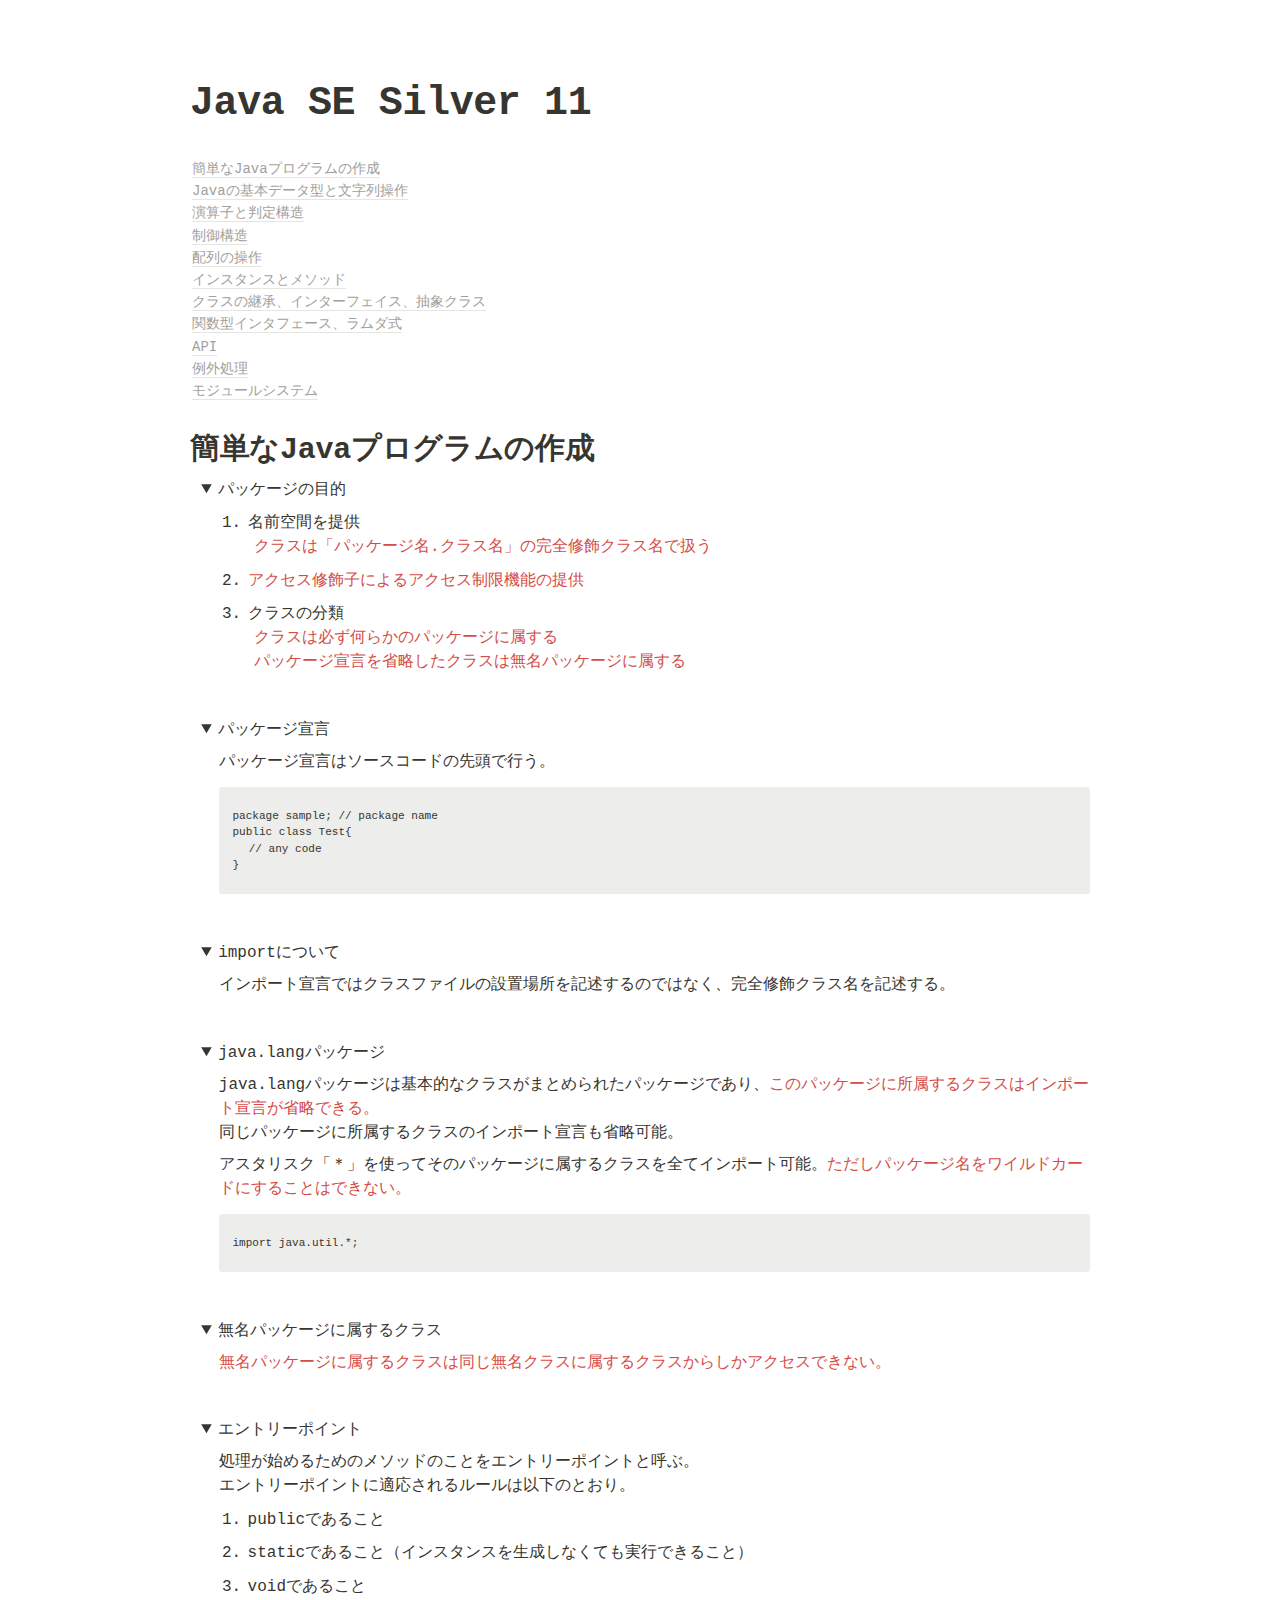
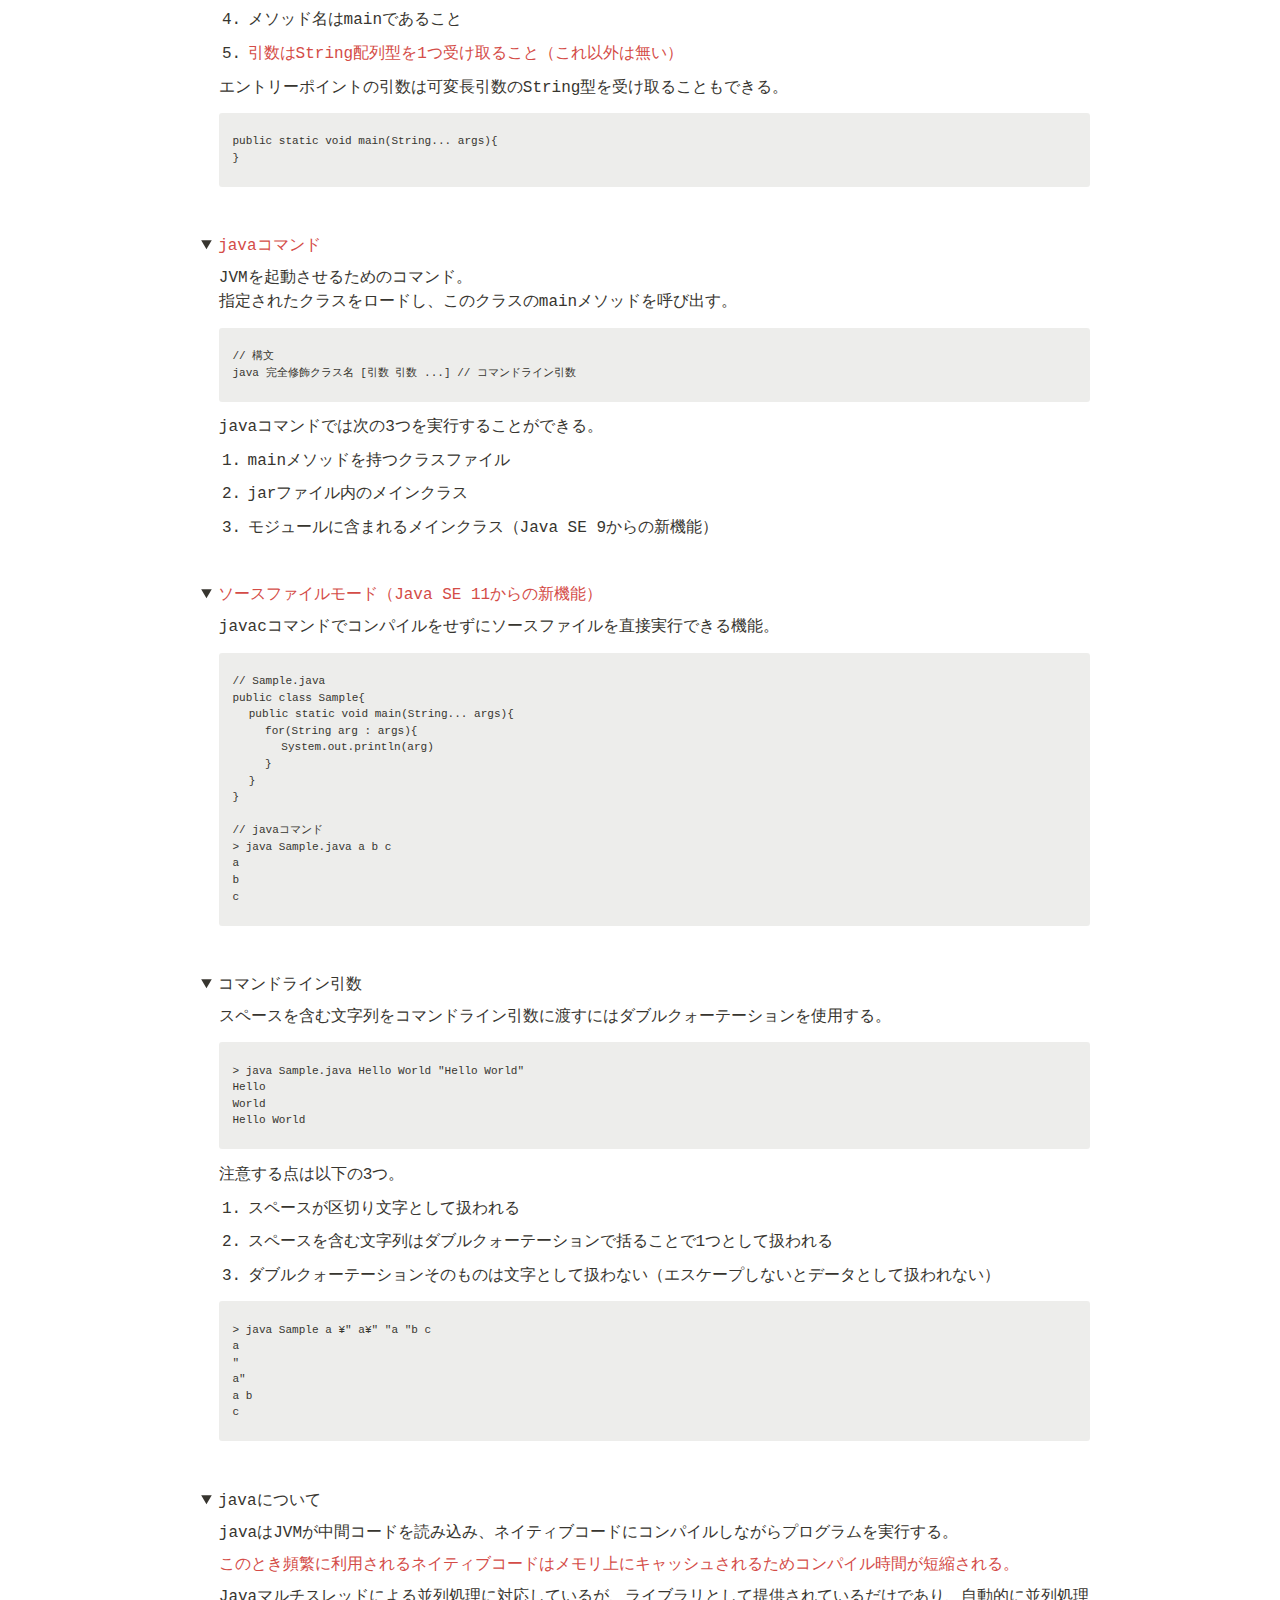
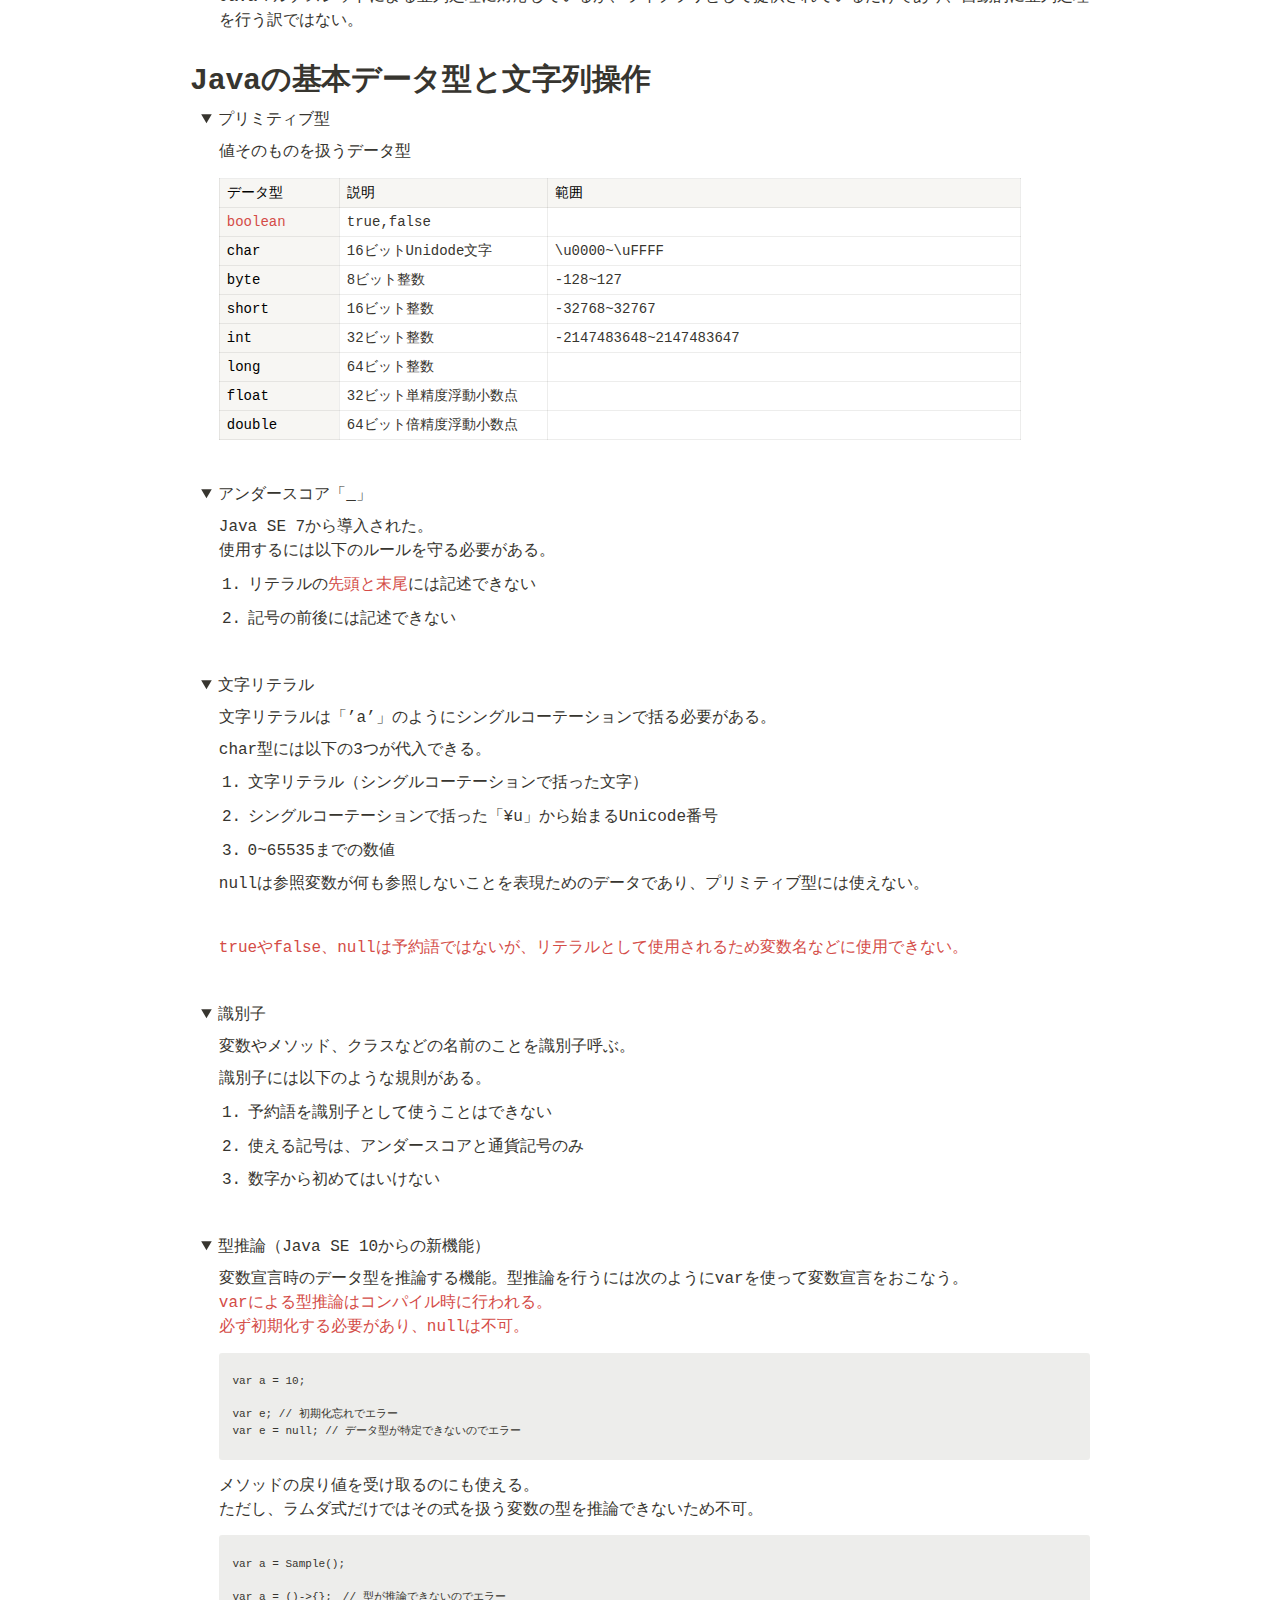
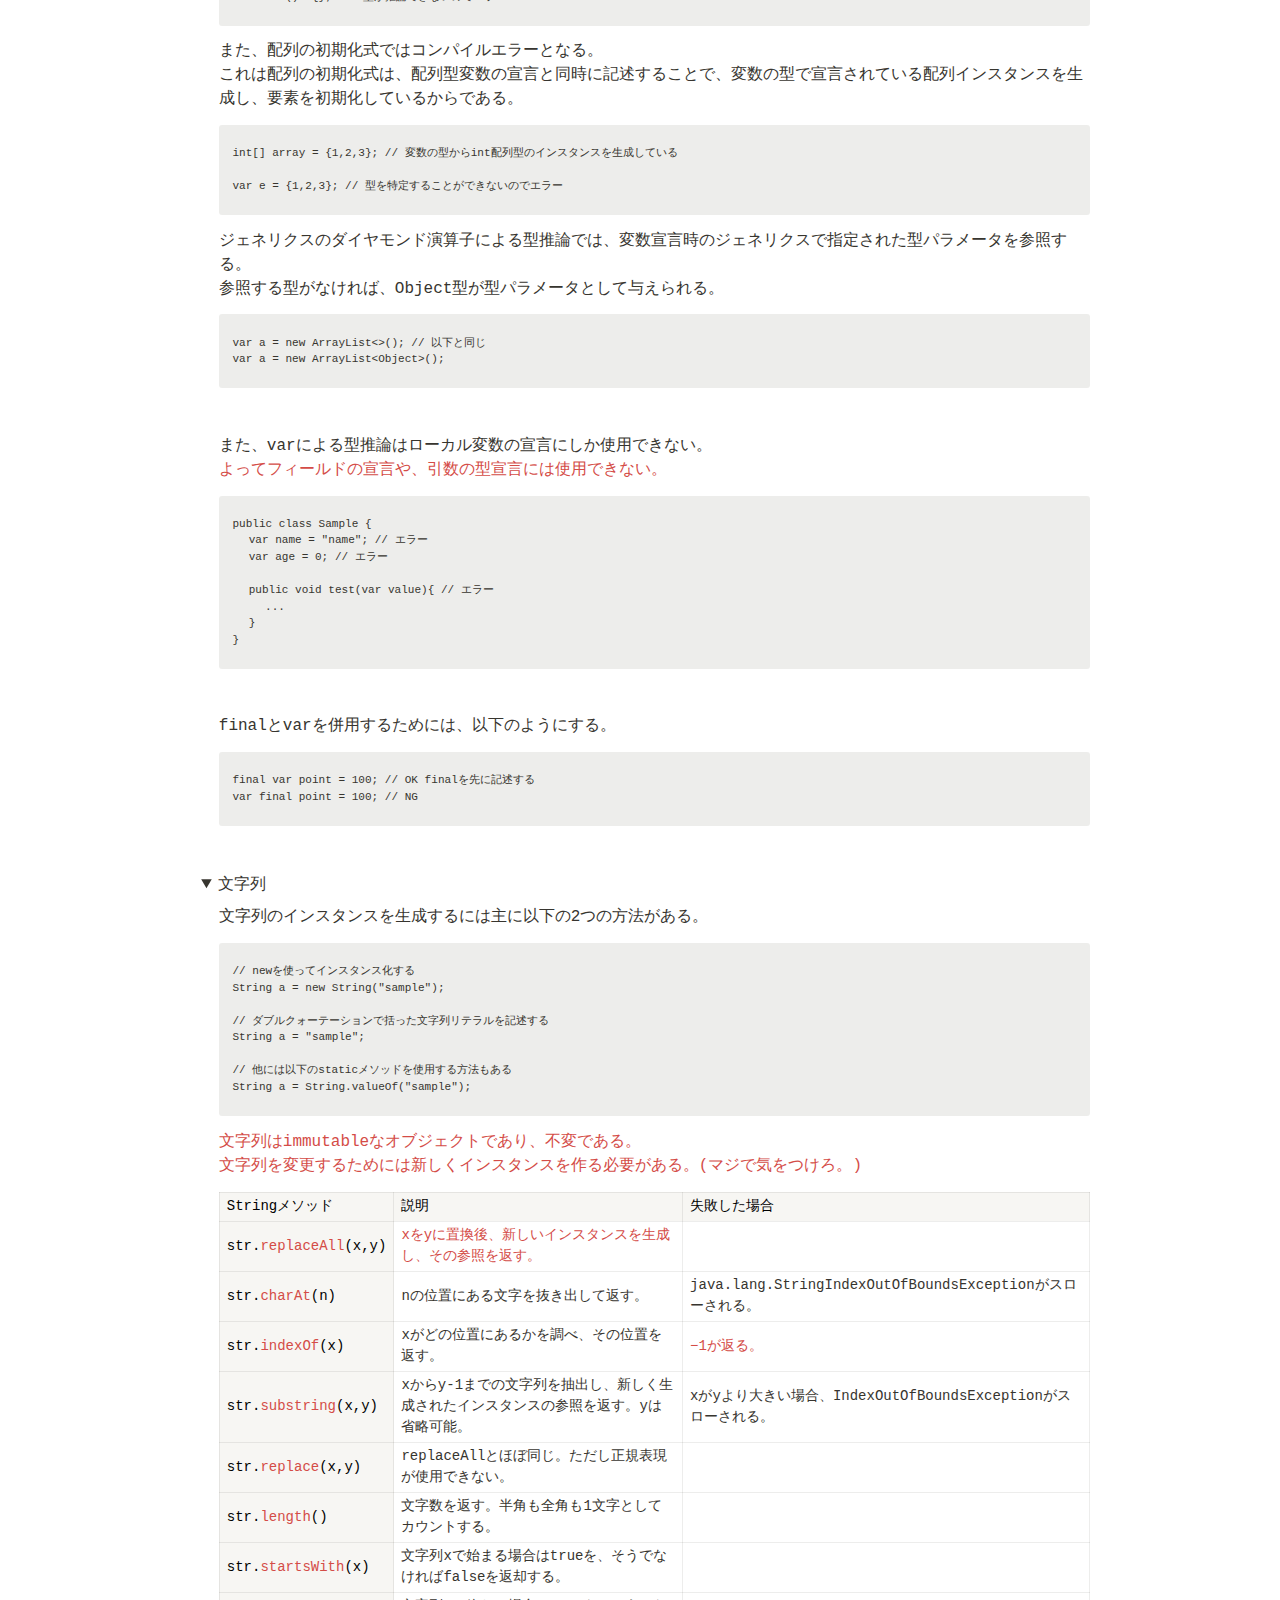
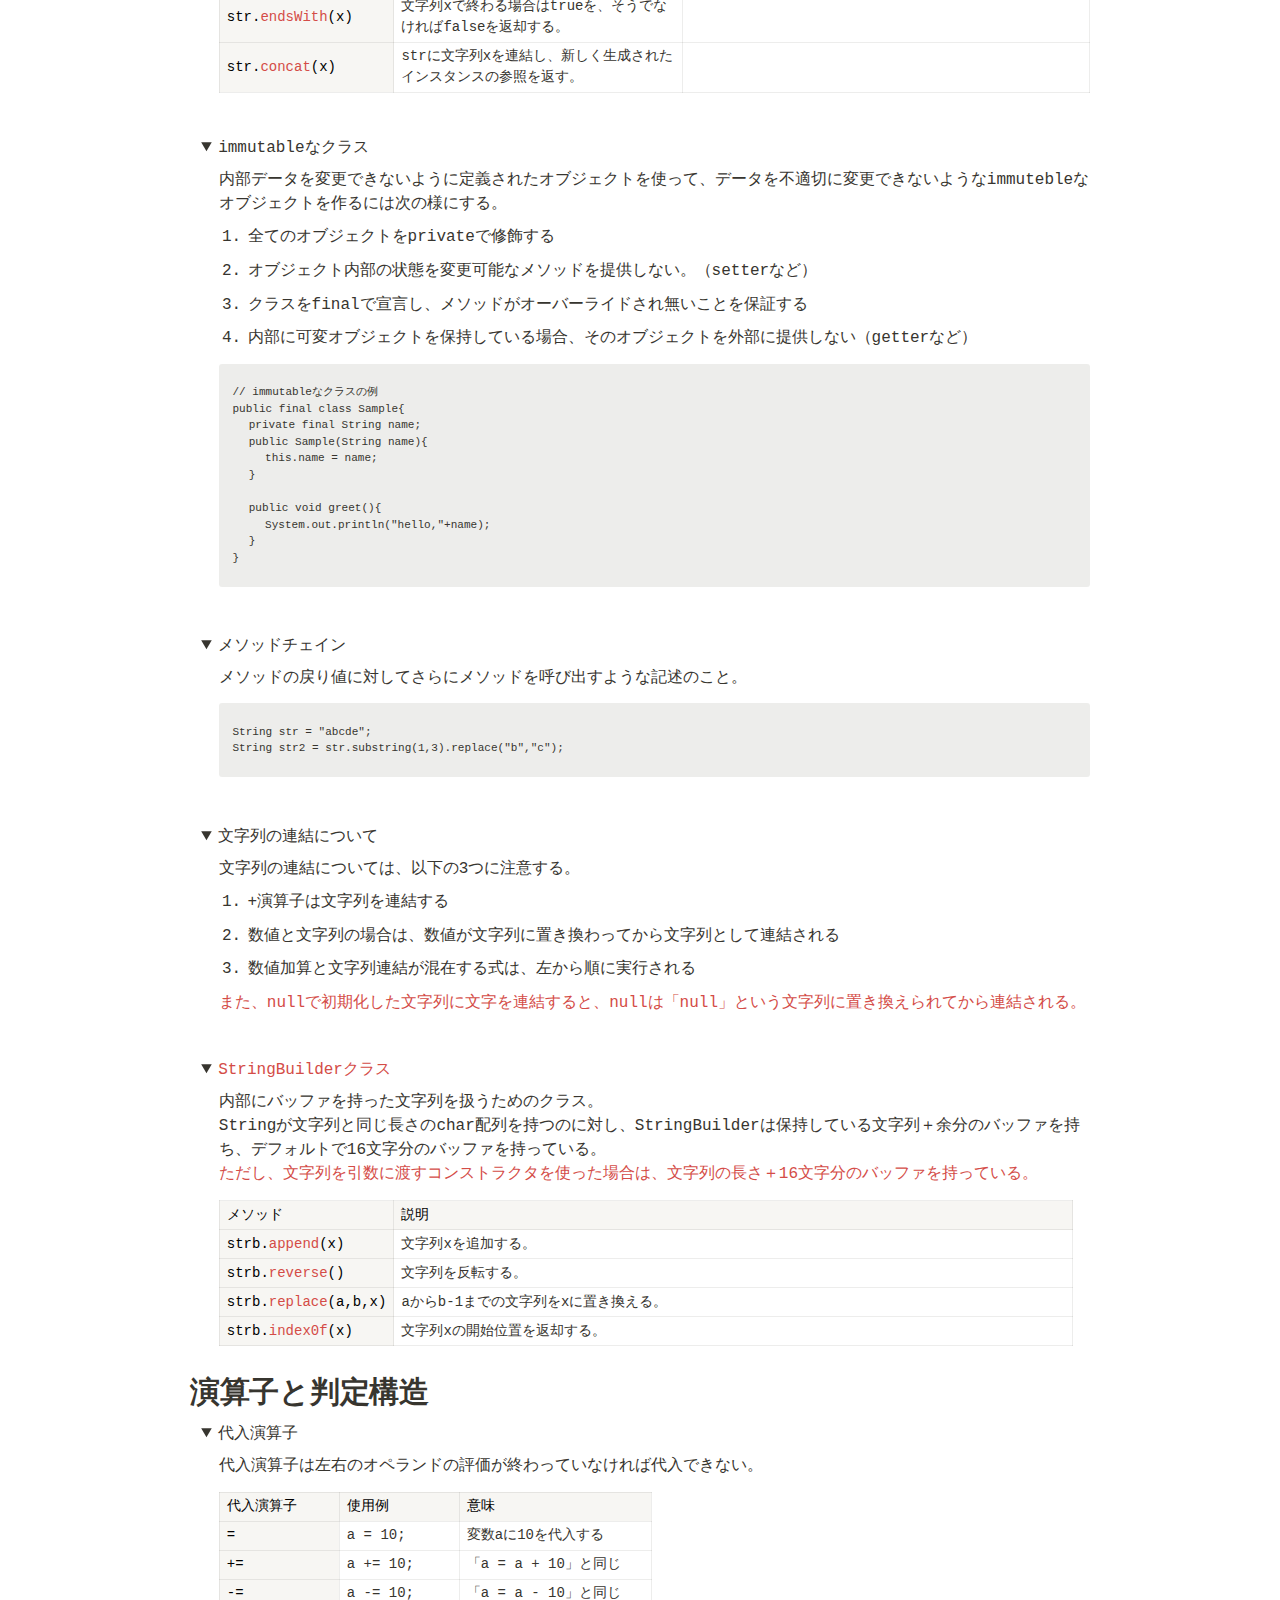
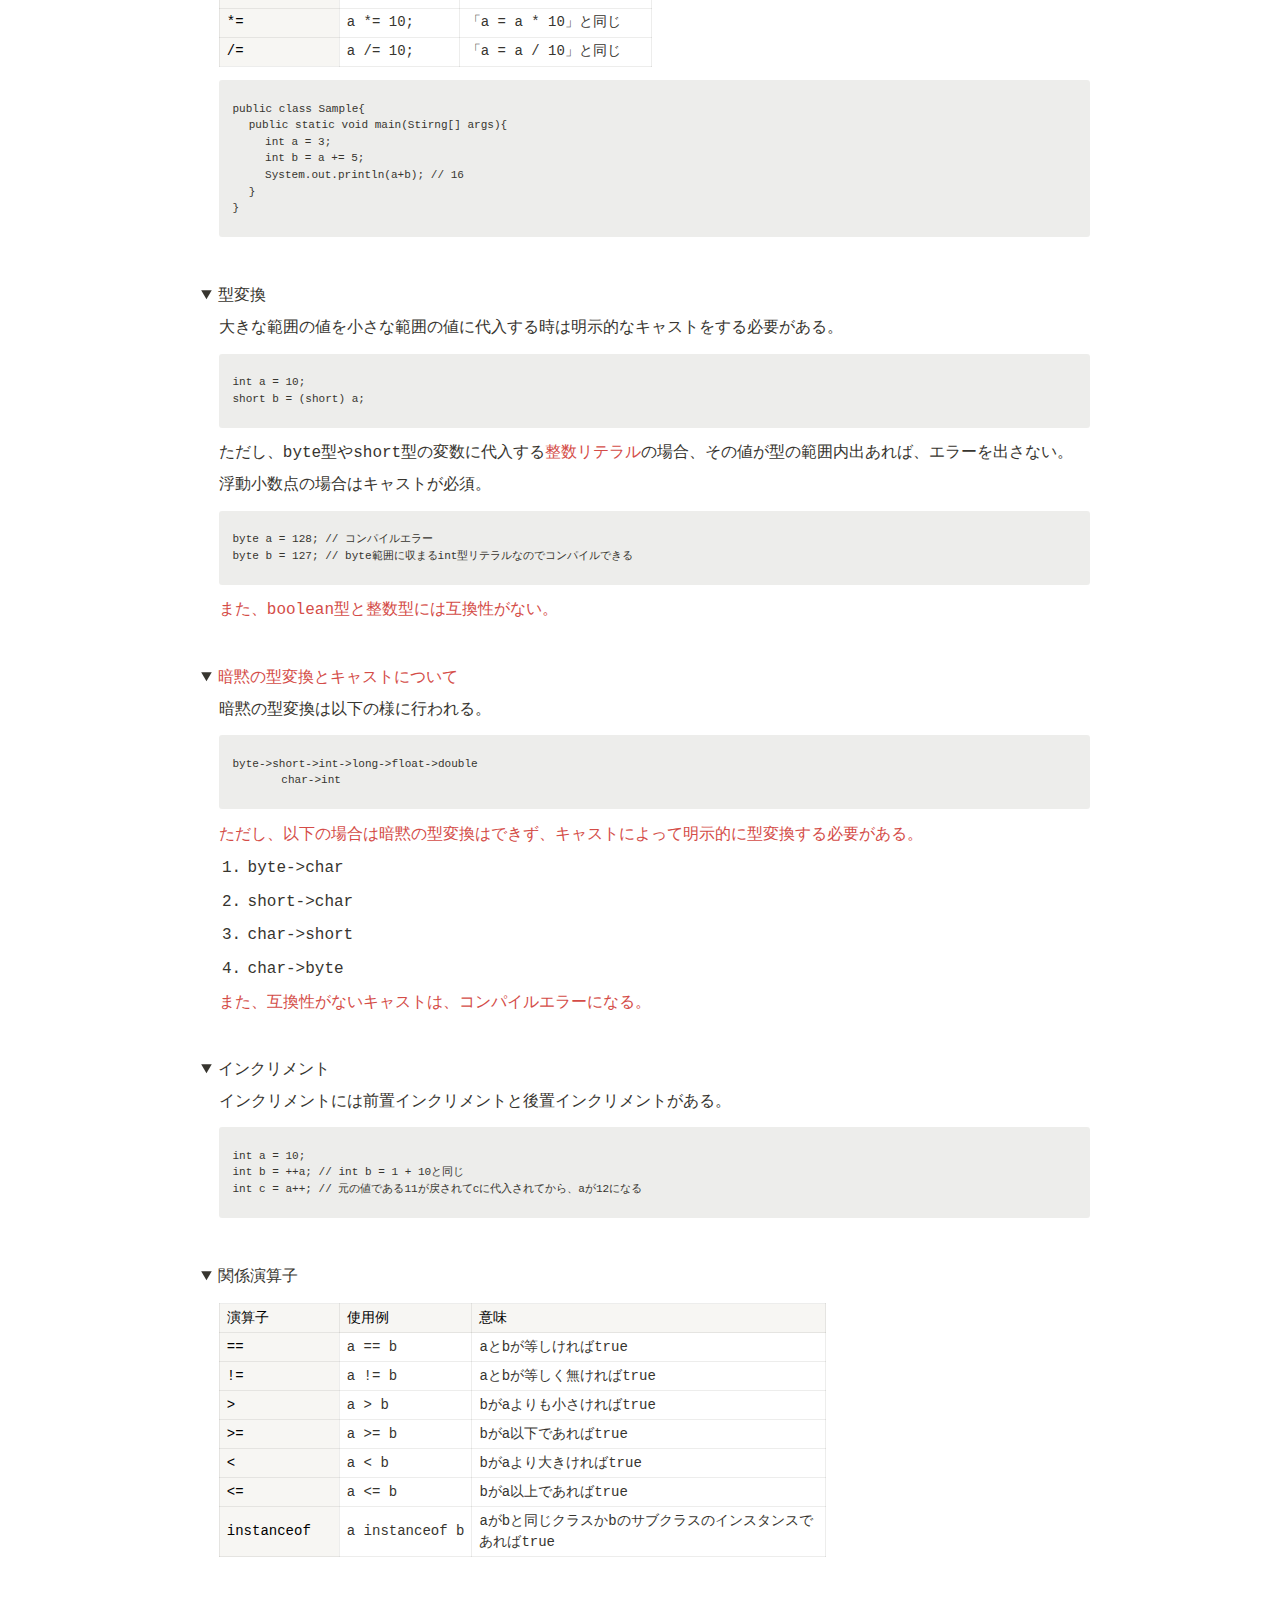
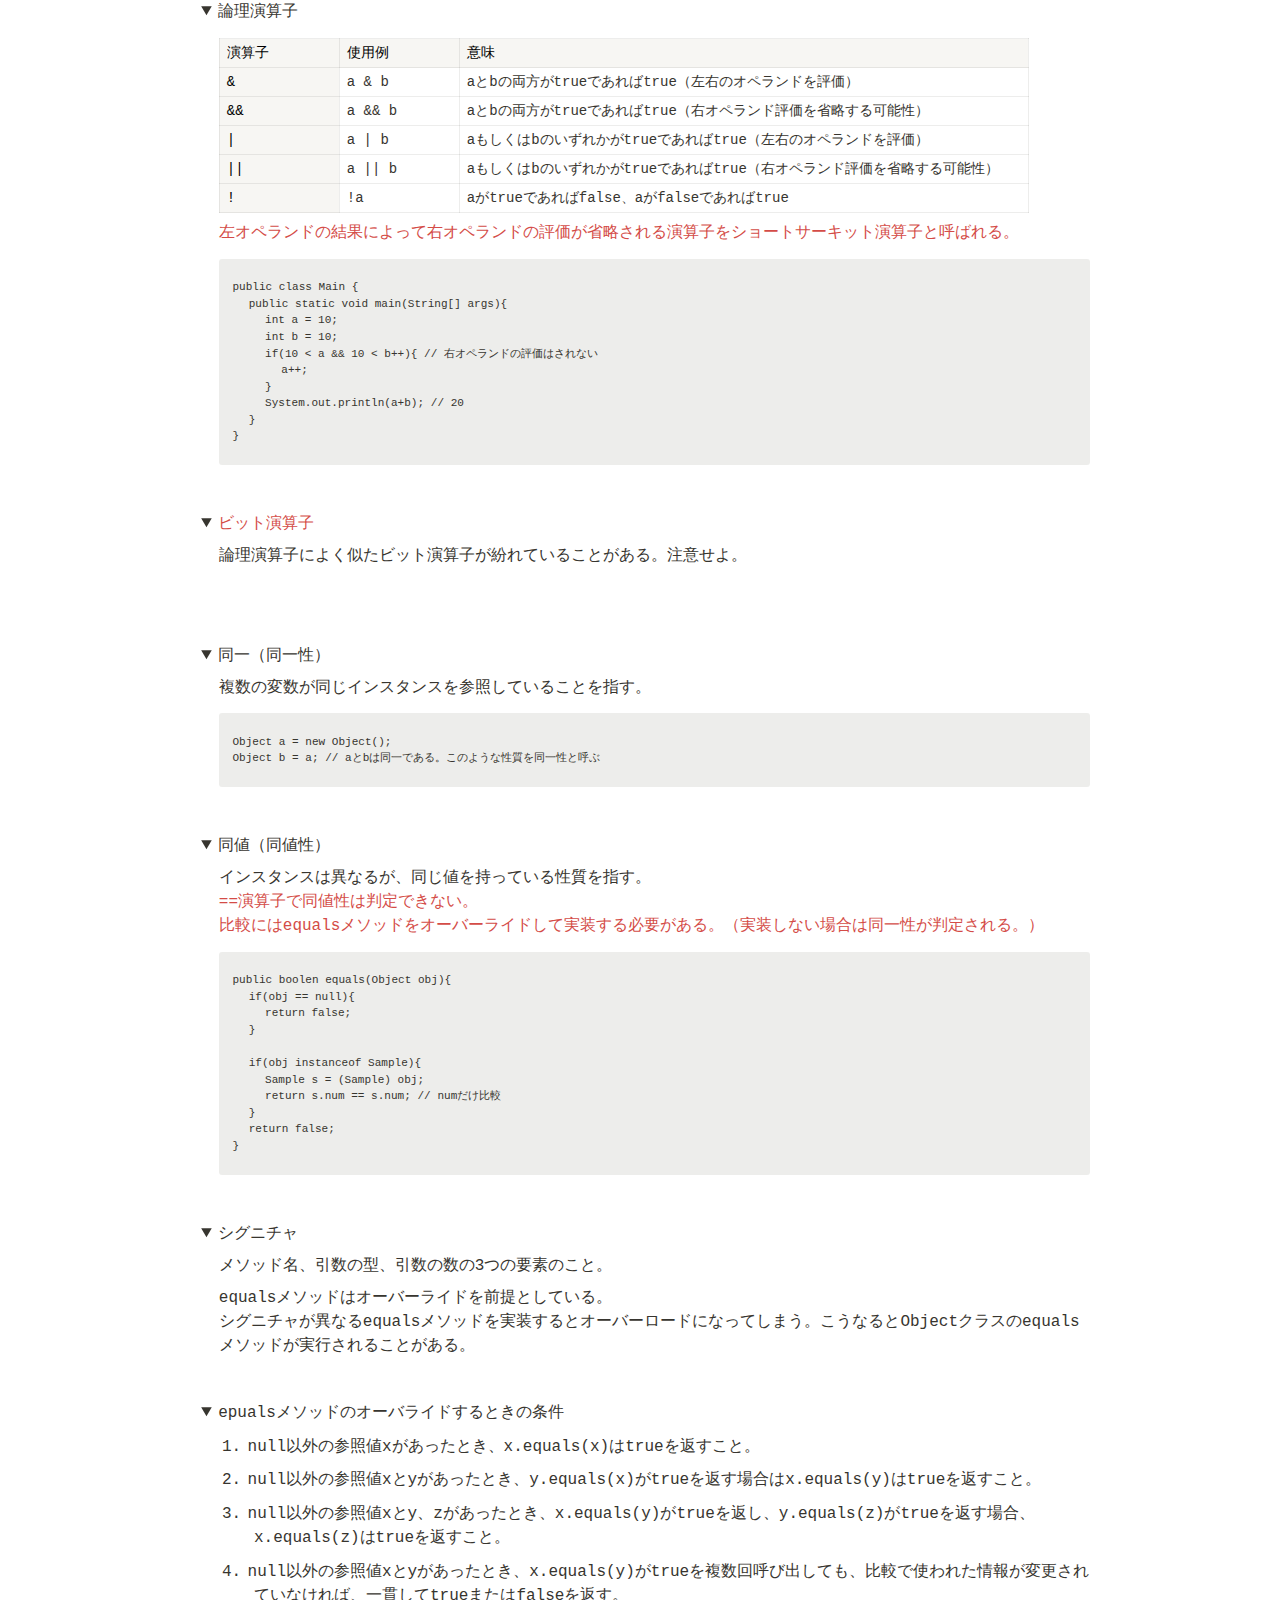
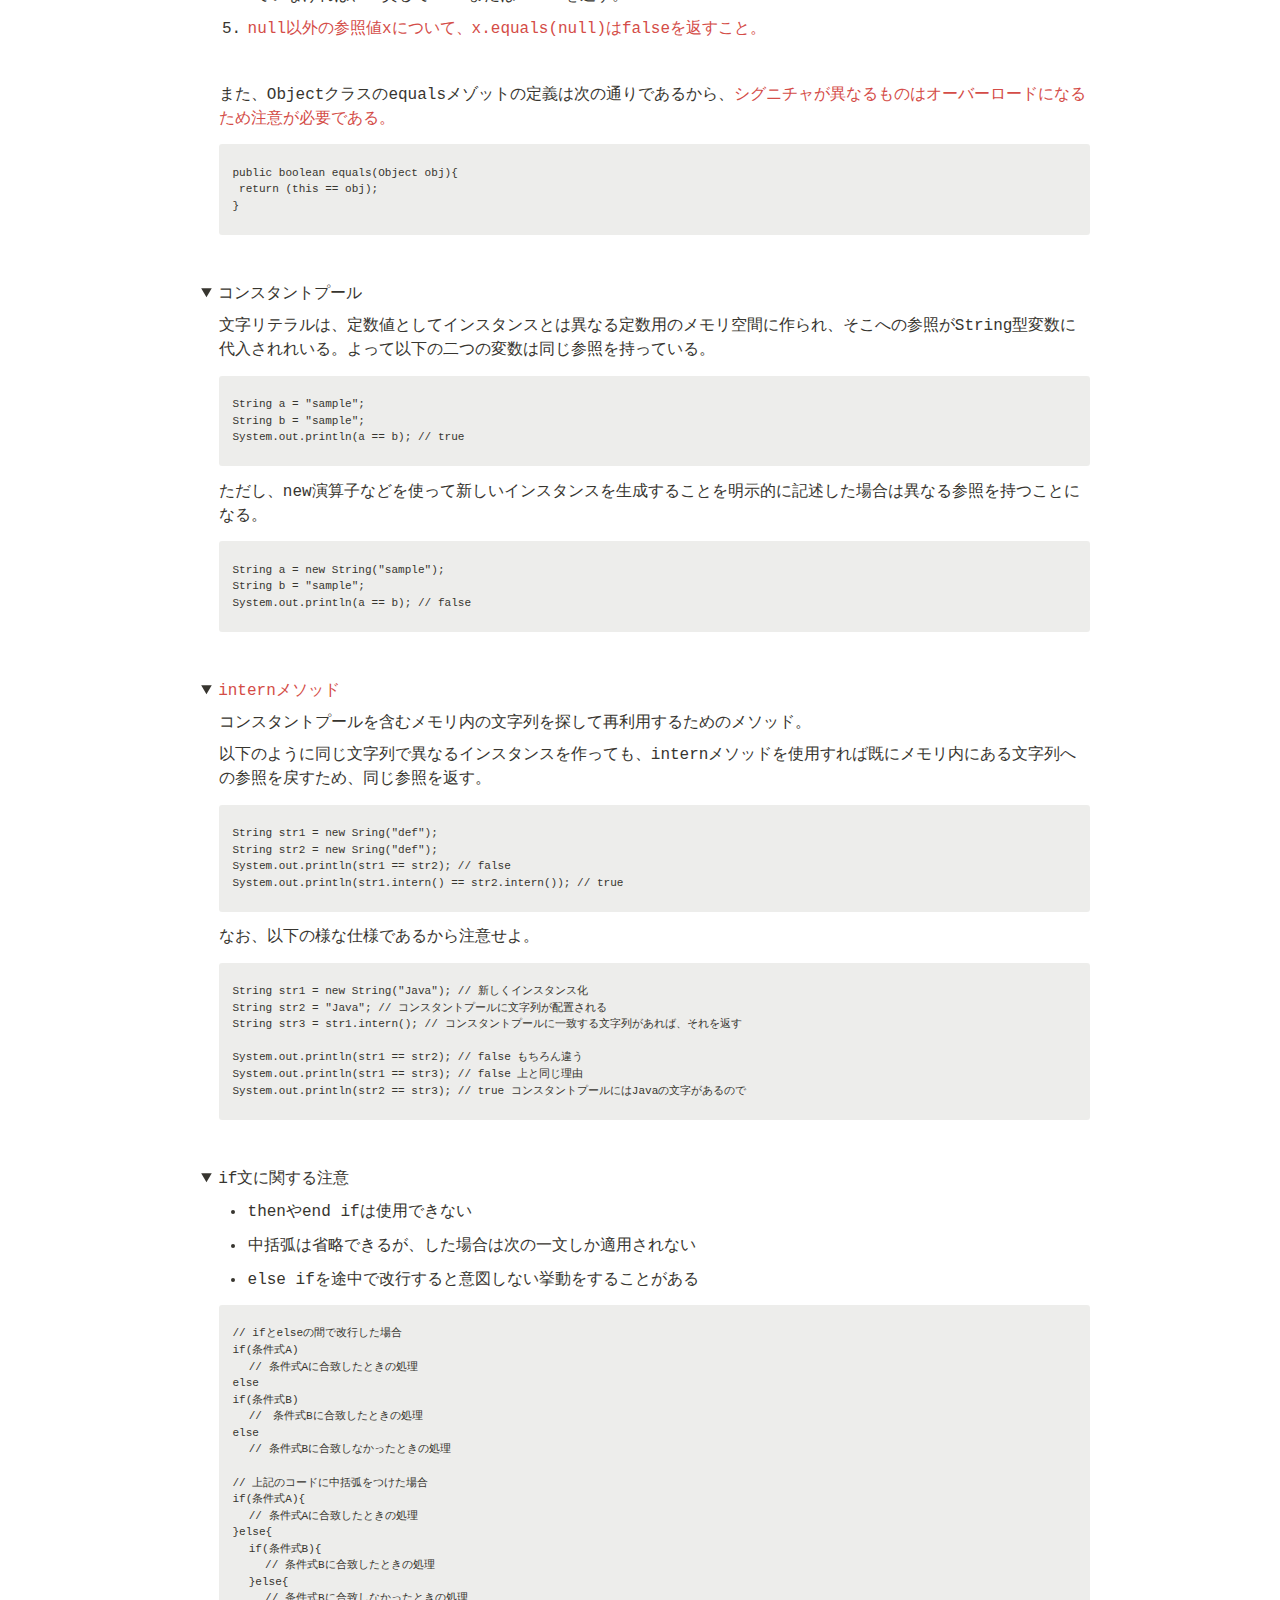
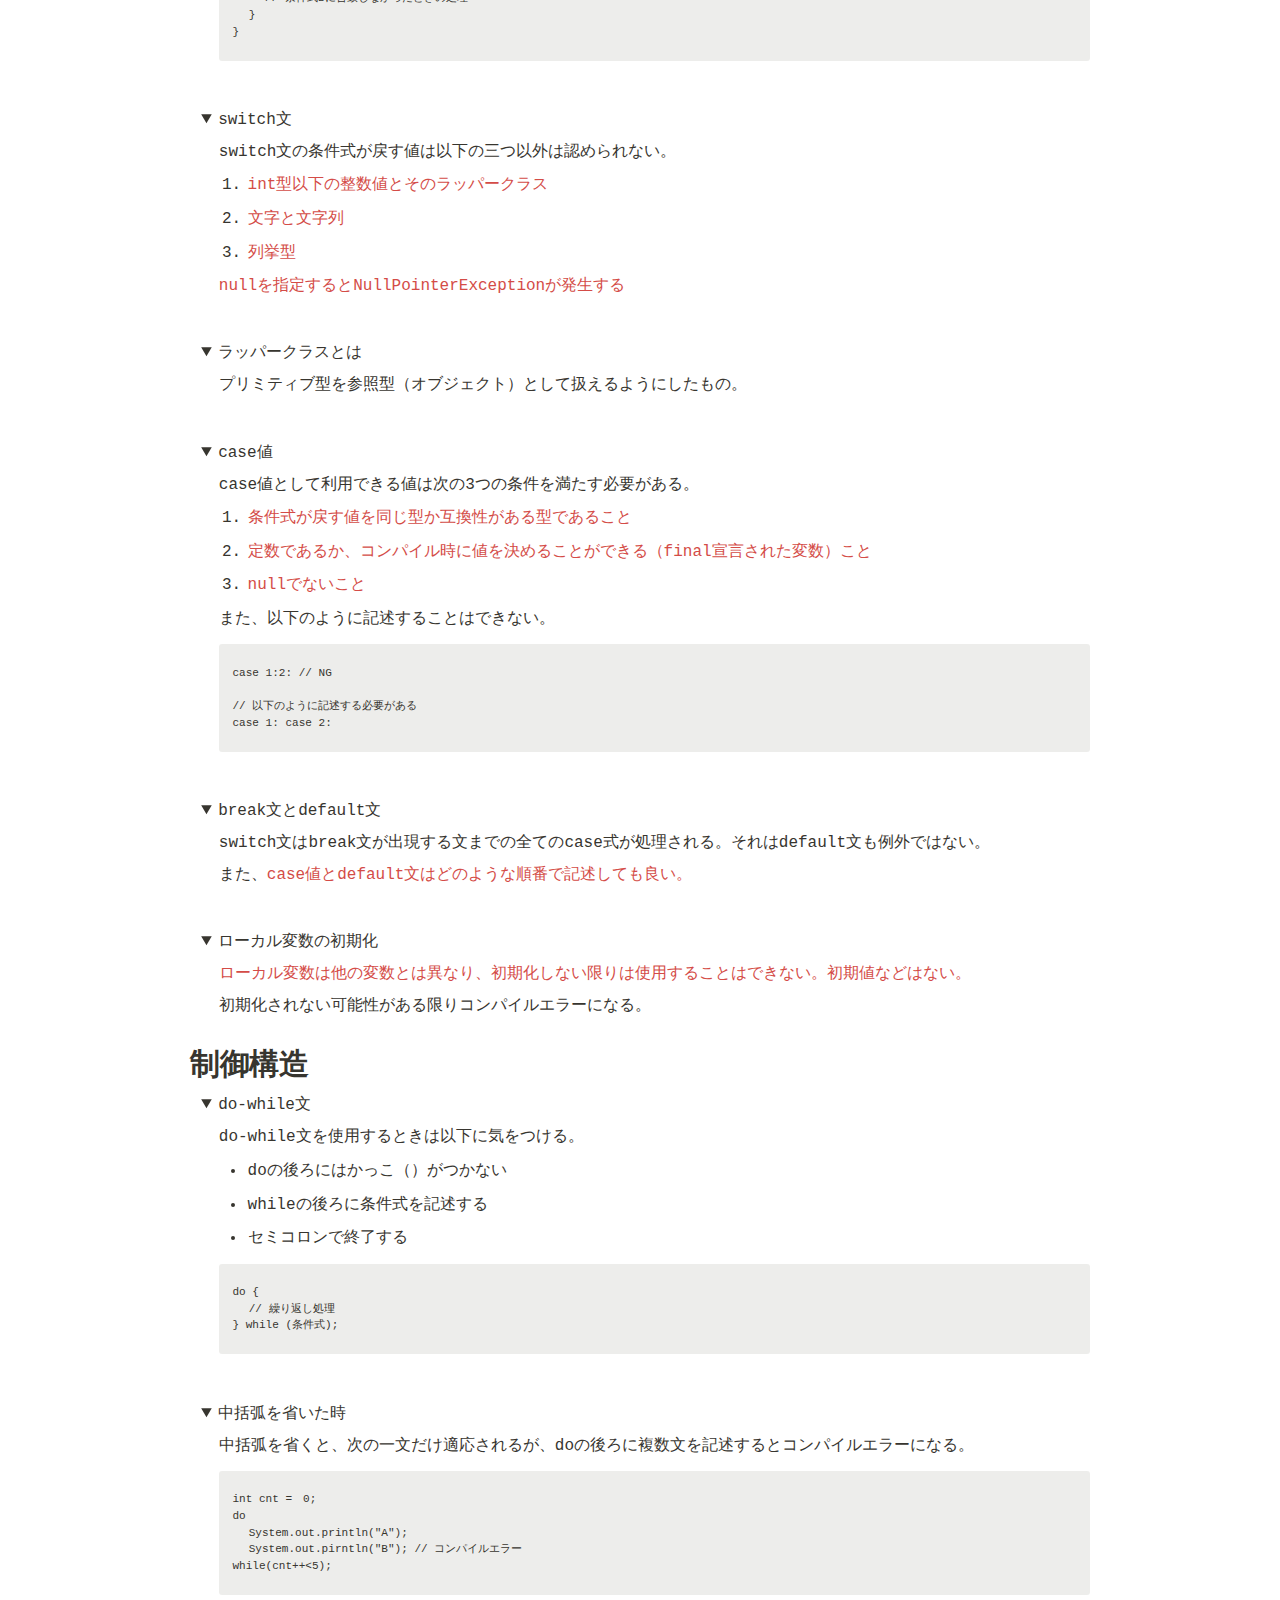
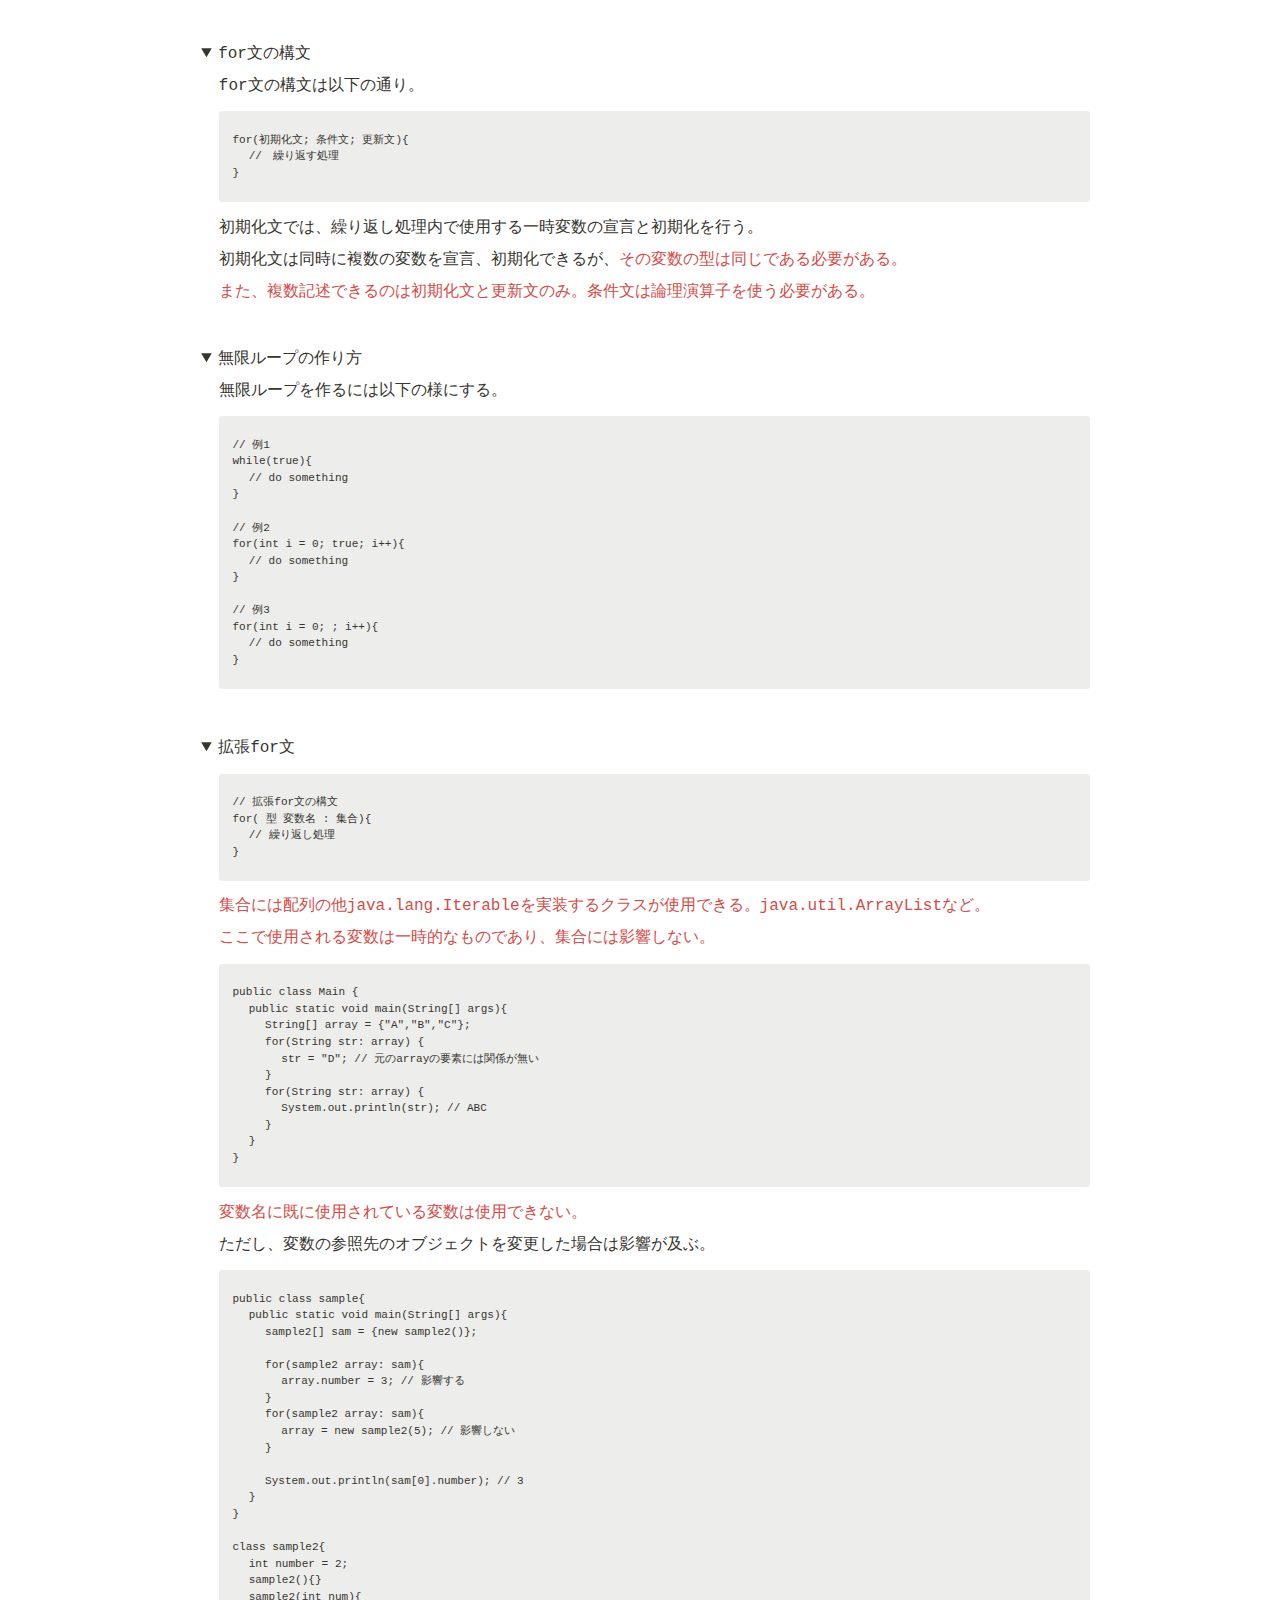
<file: java/java_silver.html>
<html><head>
	<meta http-equiv="Content-Type" content="text/html; charset=utf-8"/><title>Java SE Silver 11</title><style>
/* cspell:disable-file */
/* webkit printing magic: print all background colors */
html {
	-webkit-print-color-adjust: exact;
}
* {
	box-sizing: border-box;
	-webkit-print-color-adjust: exact;
}

html,
body {
	margin: 0;
	padding: 0;
}
@media only screen {
	body {
		margin: 2em auto;
		max-width: 900px;
		color: rgb(55, 53, 47);
	}
}

body {
	line-height: 1.5;
	white-space: pre-wrap;
}

a,
a.visited {
	color: inherit;
	text-decoration: underline;
}

.pdf-relative-link-path {
	font-size: 80%;
	color: #444;
}

h1,
h2,
h3 {
	letter-spacing: -0.01em;
	line-height: 1.2;
	font-weight: 600;
	margin-bottom: 0;
}

.page-title {
	font-size: 2.5rem;
	font-weight: 700;
	margin-top: 0;
	margin-bottom: 0.75em;
}

h1 {
	font-size: 1.875rem;
	margin-top: 1.875rem;
}

h2 {
	font-size: 1.5rem;
	margin-top: 1.5rem;
}

h3 {
	font-size: 1.25rem;
	margin-top: 1.25rem;
}

.source {
	border: 1px solid #ddd;
	border-radius: 3px;
	padding: 1.5em;
	word-break: break-all;
}

.callout {
	border-radius: 3px;
	padding: 1rem;
}

figure {
	margin: 1.25em 0;
	page-break-inside: avoid;
}

figcaption {
	opacity: 0.5;
	font-size: 85%;
	margin-top: 0.5em;
}

mark {
	background-color: transparent;
}

.indented {
	padding-left: 1.5em;
}

hr {
	background: transparent;
	display: block;
	width: 100%;
	height: 1px;
	visibility: visible;
	border: none;
	border-bottom: 1px solid rgba(55, 53, 47, 0.09);
}

img {
	max-width: 100%;
}

@media only print {
	img {
		max-height: 100vh;
		object-fit: contain;
	}
}

@page {
	margin: 1in;
}

.collection-content {
	font-size: 0.875rem;
}

.column-list {
	display: flex;
	justify-content: space-between;
}

.column {
	padding: 0 1em;
}

.column:first-child {
	padding-left: 0;
}

.column:last-child {
	padding-right: 0;
}

.table_of_contents-item {
	display: block;
	font-size: 0.875rem;
	line-height: 1.3;
	padding: 0.125rem;
}

.table_of_contents-indent-1 {
	margin-left: 1.5rem;
}

.table_of_contents-indent-2 {
	margin-left: 3rem;
}

.table_of_contents-indent-3 {
	margin-left: 4.5rem;
}

.table_of_contents-link {
	text-decoration: none;
	opacity: 0.7;
	border-bottom: 1px solid rgba(55, 53, 47, 0.18);
}

table,
th,
td {
	border: 1px solid rgba(55, 53, 47, 0.09);
	border-collapse: collapse;
}

table {
	border-left: none;
	border-right: none;
}

th,
td {
	font-weight: normal;
	padding: 0.25em 0.5em;
	line-height: 1.5;
	min-height: 1.5em;
	text-align: left;
}

th {
	color: rgba(55, 53, 47, 0.6);
}

ol,
ul {
	margin: 0;
	margin-block-start: 0.6em;
	margin-block-end: 0.6em;
}

li > ol:first-child,
li > ul:first-child {
	margin-block-start: 0.6em;
}

ul > li {
	list-style: disc;
}

ul.to-do-list {
	padding-inline-start: 0;
}

ul.to-do-list > li {
	list-style: none;
}

.to-do-children-checked {
	text-decoration: line-through;
	opacity: 0.375;
}

ul.toggle > li {
	list-style: none;
}

ul {
	padding-inline-start: 1.7em;
}

ul > li {
	padding-left: 0.1em;
}

ol {
	padding-inline-start: 1.6em;
}

ol > li {
	padding-left: 0.2em;
}

.mono ol {
	padding-inline-start: 2em;
}

.mono ol > li {
	text-indent: -0.4em;
}

.toggle {
	padding-inline-start: 0em;
	list-style-type: none;
}

/* Indent toggle children */
.toggle > li > details {
	padding-left: 1.7em;
}

.toggle > li > details > summary {
	margin-left: -1.1em;
}

.selected-value {
	display: inline-block;
	padding: 0 0.5em;
	background: rgba(206, 205, 202, 0.5);
	border-radius: 3px;
	margin-right: 0.5em;
	margin-top: 0.3em;
	margin-bottom: 0.3em;
	white-space: nowrap;
}

.collection-title {
	display: inline-block;
	margin-right: 1em;
}

.simple-table {
	margin-top: 1em;
	font-size: 0.875rem;
	empty-cells: show;
}
.simple-table td {
	height: 29px;
	min-width: 120px;
}

.simple-table th {
	height: 29px;
	min-width: 120px;
}

.simple-table-header-color {
	background: rgb(247, 246, 243);
	color: black;
}
.simple-table-header {
	font-weight: 500;
}

time {
	opacity: 0.5;
}

.icon {
	display: inline-block;
	max-width: 1.2em;
	max-height: 1.2em;
	text-decoration: none;
	vertical-align: text-bottom;
	margin-right: 0.5em;
}

img.icon {
	border-radius: 3px;
}

.user-icon {
	width: 1.5em;
	height: 1.5em;
	border-radius: 100%;
	margin-right: 0.5rem;
}

.user-icon-inner {
	font-size: 0.8em;
}

.text-icon {
	border: 1px solid #000;
	text-align: center;
}

.page-cover-image {
	display: block;
	object-fit: cover;
	width: 100%;
	max-height: 30vh;
}

.page-header-icon {
	font-size: 3rem;
	margin-bottom: 1rem;
}

.page-header-icon-with-cover {
	margin-top: -0.72em;
	margin-left: 0.07em;
}

.page-header-icon img {
	border-radius: 3px;
}

.link-to-page {
	margin: 1em 0;
	padding: 0;
	border: none;
	font-weight: 500;
}

p > .user {
	opacity: 0.5;
}

td > .user,
td > time {
	white-space: nowrap;
}

input[type="checkbox"] {
	transform: scale(1.5);
	margin-right: 0.6em;
	vertical-align: middle;
}

p {
	margin-top: 0.5em;
	margin-bottom: 0.5em;
}

.image {
	border: none;
	margin: 1.5em 0;
	padding: 0;
	border-radius: 0;
	text-align: center;
}

.code,
code {
	background: rgba(135, 131, 120, 0.15);
	border-radius: 3px;
	padding: 0.2em 0.4em;
	border-radius: 3px;
	font-size: 85%;
	tab-size: 2;
}

code {
	color: #eb5757;
}

.code {
	padding: 1.5em 1em;
}

.code-wrap {
	white-space: pre-wrap;
	word-break: break-all;
}

.code > code {
	background: none;
	padding: 0;
	font-size: 100%;
	color: inherit;
}

blockquote {
	font-size: 1.25em;
	margin: 1em 0;
	padding-left: 1em;
	border-left: 3px solid rgb(55, 53, 47);
}

.bookmark {
	text-decoration: none;
	max-height: 8em;
	padding: 0;
	display: flex;
	width: 100%;
	align-items: stretch;
}

.bookmark-title {
	font-size: 0.85em;
	overflow: hidden;
	text-overflow: ellipsis;
	height: 1.75em;
	white-space: nowrap;
}

.bookmark-text {
	display: flex;
	flex-direction: column;
}

.bookmark-info {
	flex: 4 1 180px;
	padding: 12px 14px 14px;
	display: flex;
	flex-direction: column;
	justify-content: space-between;
}

.bookmark-image {
	width: 33%;
	flex: 1 1 180px;
	display: block;
	position: relative;
	object-fit: cover;
	border-radius: 1px;
}

.bookmark-description {
	color: rgba(55, 53, 47, 0.6);
	font-size: 0.75em;
	overflow: hidden;
	max-height: 4.5em;
	word-break: break-word;
}

.bookmark-href {
	font-size: 0.75em;
	margin-top: 0.25em;
}

.sans { font-family: ui-sans-serif, -apple-system, BlinkMacSystemFont, "Segoe UI", Helvetica, "Apple Color Emoji", Arial, sans-serif, "Segoe UI Emoji", "Segoe UI Symbol"; }
.code { font-family: "SFMono-Regular", Menlo, Consolas, "PT Mono", "Liberation Mono", Courier, monospace; }
.serif { font-family: Lyon-Text, Georgia, ui-serif, serif; }
.mono { font-family: iawriter-mono, Nitti, Menlo, Courier, monospace; }
.pdf .sans { font-family: Inter, ui-sans-serif, -apple-system, BlinkMacSystemFont, "Segoe UI", Helvetica, "Apple Color Emoji", Arial, sans-serif, "Segoe UI Emoji", "Segoe UI Symbol", 'Twemoji', 'Noto Color Emoji', 'Noto Sans CJK JP'; }
.pdf:lang(zh-CN) .sans { font-family: Inter, ui-sans-serif, -apple-system, BlinkMacSystemFont, "Segoe UI", Helvetica, "Apple Color Emoji", Arial, sans-serif, "Segoe UI Emoji", "Segoe UI Symbol", 'Twemoji', 'Noto Color Emoji', 'Noto Sans CJK SC'; }
.pdf:lang(zh-TW) .sans { font-family: Inter, ui-sans-serif, -apple-system, BlinkMacSystemFont, "Segoe UI", Helvetica, "Apple Color Emoji", Arial, sans-serif, "Segoe UI Emoji", "Segoe UI Symbol", 'Twemoji', 'Noto Color Emoji', 'Noto Sans CJK TC'; }
.pdf:lang(ko-KR) .sans { font-family: Inter, ui-sans-serif, -apple-system, BlinkMacSystemFont, "Segoe UI", Helvetica, "Apple Color Emoji", Arial, sans-serif, "Segoe UI Emoji", "Segoe UI Symbol", 'Twemoji', 'Noto Color Emoji', 'Noto Sans CJK KR'; }
.pdf .code { font-family: Source Code Pro, "SFMono-Regular", Menlo, Consolas, "PT Mono", "Liberation Mono", Courier, monospace, 'Twemoji', 'Noto Color Emoji', 'Noto Sans Mono CJK JP'; }
.pdf:lang(zh-CN) .code { font-family: Source Code Pro, "SFMono-Regular", Menlo, Consolas, "PT Mono", "Liberation Mono", Courier, monospace, 'Twemoji', 'Noto Color Emoji', 'Noto Sans Mono CJK SC'; }
.pdf:lang(zh-TW) .code { font-family: Source Code Pro, "SFMono-Regular", Menlo, Consolas, "PT Mono", "Liberation Mono", Courier, monospace, 'Twemoji', 'Noto Color Emoji', 'Noto Sans Mono CJK TC'; }
.pdf:lang(ko-KR) .code { font-family: Source Code Pro, "SFMono-Regular", Menlo, Consolas, "PT Mono", "Liberation Mono", Courier, monospace, 'Twemoji', 'Noto Color Emoji', 'Noto Sans Mono CJK KR'; }
.pdf .serif { font-family: PT Serif, Lyon-Text, Georgia, ui-serif, serif, 'Twemoji', 'Noto Color Emoji', 'Noto Serif CJK JP'; }
.pdf:lang(zh-CN) .serif { font-family: PT Serif, Lyon-Text, Georgia, ui-serif, serif, 'Twemoji', 'Noto Color Emoji', 'Noto Serif CJK SC'; }
.pdf:lang(zh-TW) .serif { font-family: PT Serif, Lyon-Text, Georgia, ui-serif, serif, 'Twemoji', 'Noto Color Emoji', 'Noto Serif CJK TC'; }
.pdf:lang(ko-KR) .serif { font-family: PT Serif, Lyon-Text, Georgia, ui-serif, serif, 'Twemoji', 'Noto Color Emoji', 'Noto Serif CJK KR'; }
.pdf .mono { font-family: PT Mono, iawriter-mono, Nitti, Menlo, Courier, monospace, 'Twemoji', 'Noto Color Emoji', 'Noto Sans Mono CJK JP'; }
.pdf:lang(zh-CN) .mono { font-family: PT Mono, iawriter-mono, Nitti, Menlo, Courier, monospace, 'Twemoji', 'Noto Color Emoji', 'Noto Sans Mono CJK SC'; }
.pdf:lang(zh-TW) .mono { font-family: PT Mono, iawriter-mono, Nitti, Menlo, Courier, monospace, 'Twemoji', 'Noto Color Emoji', 'Noto Sans Mono CJK TC'; }
.pdf:lang(ko-KR) .mono { font-family: PT Mono, iawriter-mono, Nitti, Menlo, Courier, monospace, 'Twemoji', 'Noto Color Emoji', 'Noto Sans Mono CJK KR'; }
.highlight-default {
	color: rgba(55, 53, 47, 1);
}
.highlight-gray {
	color: rgba(120, 119, 116, 1);
	fill: rgba(120, 119, 116, 1);
}
.highlight-brown {
	color: rgba(159, 107, 83, 1);
	fill: rgba(159, 107, 83, 1);
}
.highlight-orange {
	color: rgba(217, 115, 13, 1);
	fill: rgba(217, 115, 13, 1);
}
.highlight-yellow {
	color: rgba(203, 145, 47, 1);
	fill: rgba(203, 145, 47, 1);
}
.highlight-teal {
	color: rgba(68, 131, 97, 1);
	fill: rgba(68, 131, 97, 1);
}
.highlight-blue {
	color: rgba(51, 126, 169, 1);
	fill: rgba(51, 126, 169, 1);
}
.highlight-purple {
	color: rgba(144, 101, 176, 1);
	fill: rgba(144, 101, 176, 1);
}
.highlight-pink {
	color: rgba(193, 76, 138, 1);
	fill: rgba(193, 76, 138, 1);
}
.highlight-red {
	color: rgba(212, 76, 71, 1);
	fill: rgba(212, 76, 71, 1);
}
.highlight-gray_background {
	background: rgba(241, 241, 239, 1);
}
.highlight-brown_background {
	background: rgba(244, 238, 238, 1);
}
.highlight-orange_background {
	background: rgba(251, 236, 221, 1);
}
.highlight-yellow_background {
	background: rgba(251, 243, 219, 1);
}
.highlight-teal_background {
	background: rgba(237, 243, 236, 1);
}
.highlight-blue_background {
	background: rgba(231, 243, 248, 1);
}
.highlight-purple_background {
	background: rgba(244, 240, 247, 0.8);
}
.highlight-pink_background {
	background: rgba(249, 238, 243, 0.8);
}
.highlight-red_background {
	background: rgba(253, 235, 236, 1);
}
.block-color-default {
	color: inherit;
	fill: inherit;
}
.block-color-gray {
	color: rgba(120, 119, 116, 1);
	fill: rgba(120, 119, 116, 1);
}
.block-color-brown {
	color: rgba(159, 107, 83, 1);
	fill: rgba(159, 107, 83, 1);
}
.block-color-orange {
	color: rgba(217, 115, 13, 1);
	fill: rgba(217, 115, 13, 1);
}
.block-color-yellow {
	color: rgba(203, 145, 47, 1);
	fill: rgba(203, 145, 47, 1);
}
.block-color-teal {
	color: rgba(68, 131, 97, 1);
	fill: rgba(68, 131, 97, 1);
}
.block-color-blue {
	color: rgba(51, 126, 169, 1);
	fill: rgba(51, 126, 169, 1);
}
.block-color-purple {
	color: rgba(144, 101, 176, 1);
	fill: rgba(144, 101, 176, 1);
}
.block-color-pink {
	color: rgba(193, 76, 138, 1);
	fill: rgba(193, 76, 138, 1);
}
.block-color-red {
	color: rgba(212, 76, 71, 1);
	fill: rgba(212, 76, 71, 1);
}
.block-color-gray_background {
	background: rgba(241, 241, 239, 1);
}
.block-color-brown_background {
	background: rgba(244, 238, 238, 1);
}
.block-color-orange_background {
	background: rgba(251, 236, 221, 1);
}
.block-color-yellow_background {
	background: rgba(251, 243, 219, 1);
}
.block-color-teal_background {
	background: rgba(237, 243, 236, 1);
}
.block-color-blue_background {
	background: rgba(231, 243, 248, 1);
}
.block-color-purple_background {
	background: rgba(244, 240, 247, 0.8);
}
.block-color-pink_background {
	background: rgba(249, 238, 243, 0.8);
}
.block-color-red_background {
	background: rgba(253, 235, 236, 1);
}
.select-value-color-pink { background-color: rgba(245, 224, 233, 1); }
.select-value-color-purple { background-color: rgba(232, 222, 238, 1); }
.select-value-color-green { background-color: rgba(219, 237, 219, 1); }
.select-value-color-gray { background-color: rgba(227, 226, 224, 1); }
.select-value-color-translucentGray { background-color: rgba(255, 255, 255, 0.0375); }
.select-value-color-orange { background-color: rgba(250, 222, 201, 1); }
.select-value-color-brown { background-color: rgba(238, 224, 218, 1); }
.select-value-color-red { background-color: rgba(255, 226, 221, 1); }
.select-value-color-yellow { background-color: rgba(253, 236, 200, 1); }
.select-value-color-blue { background-color: rgba(211, 229, 239, 1); }

.checkbox {
	display: inline-flex;
	vertical-align: text-bottom;
	width: 16;
	height: 16;
	background-size: 16px;
	margin-left: 2px;
	margin-right: 5px;
}

.checkbox-on {
	background-image: url("data:image/svg+xml;charset=UTF-8,%3Csvg%20width%3D%2216%22%20height%3D%2216%22%20viewBox%3D%220%200%2016%2016%22%20fill%3D%22none%22%20xmlns%3D%22http%3A%2F%2Fwww.w3.org%2F2000%2Fsvg%22%3E%0A%3Crect%20width%3D%2216%22%20height%3D%2216%22%20fill%3D%22%2358A9D7%22%2F%3E%0A%3Cpath%20d%3D%22M6.71429%2012.2852L14%204.9995L12.7143%203.71436L6.71429%209.71378L3.28571%206.2831L2%207.57092L6.71429%2012.2852Z%22%20fill%3D%22white%22%2F%3E%0A%3C%2Fsvg%3E");
}

.checkbox-off {
	background-image: url("data:image/svg+xml;charset=UTF-8,%3Csvg%20width%3D%2216%22%20height%3D%2216%22%20viewBox%3D%220%200%2016%2016%22%20fill%3D%22none%22%20xmlns%3D%22http%3A%2F%2Fwww.w3.org%2F2000%2Fsvg%22%3E%0A%3Crect%20x%3D%220.75%22%20y%3D%220.75%22%20width%3D%2214.5%22%20height%3D%2214.5%22%20fill%3D%22white%22%20stroke%3D%22%2336352F%22%20stroke-width%3D%221.5%22%2F%3E%0A%3C%2Fsvg%3E");
}
	
</style></head><body>
    <article id="942bb84c-e65f-4e17-b81e-f410ed031155" class="page mono"><header><h1 class="page-title">Java SE Silver 11</h1></header><div class="page-body"><nav id="5f858061-9229-418c-b897-de3d1de6238c" class="block-color-gray table_of_contents"><div class="table_of_contents-item table_of_contents-indent-0"><a class="table_of_contents-link" href="#676aed87-b4c6-4dfb-9fe5-69af3db9a4f4">簡単なJavaプログラムの作成</a></div><div class="table_of_contents-item table_of_contents-indent-0"><a class="table_of_contents-link" href="#7e8d1e11-3e80-4370-a344-c50e9ca17052">Javaの基本データ型と文字列操作</a></div><div class="table_of_contents-item table_of_contents-indent-0"><a class="table_of_contents-link" href="#0d776b2b-ac4c-4626-8523-9cfff9154160">演算子と判定構造</a></div><div class="table_of_contents-item table_of_contents-indent-0"><a class="table_of_contents-link" href="#1c8f3aca-2f61-426a-8e54-b27d3dc979f8">制御構造</a></div><div class="table_of_contents-item table_of_contents-indent-0"><a class="table_of_contents-link" href="#5849800d-1989-49ef-b40d-ae77771e65c3">配列の操作</a></div><div class="table_of_contents-item table_of_contents-indent-0"><a class="table_of_contents-link" href="#3f3ca901-8e2a-413a-aa71-deb3843f5d3e">インスタンスとメソッド</a></div><div class="table_of_contents-item table_of_contents-indent-0"><a class="table_of_contents-link" href="#5d314e8b-46e3-4535-af0b-b7fdf004fd07">クラスの継承、インターフェイス、抽象クラス</a></div><div class="table_of_contents-item table_of_contents-indent-0"><a class="table_of_contents-link" href="#6ceac59a-48c4-4e6f-891e-35a44c52ddad">関数型インタフェース、ラムダ式</a></div><div class="table_of_contents-item table_of_contents-indent-0"><a class="table_of_contents-link" href="#993a6152-38ac-43aa-9b0b-8ccd65bd2117">API</a></div><div class="table_of_contents-item table_of_contents-indent-0"><a class="table_of_contents-link" href="#a4aad990-cae1-4403-b490-e945221abe18">例外処理</a></div><div class="table_of_contents-item table_of_contents-indent-0"><a class="table_of_contents-link" href="#d97c0d80-bfa4-45d0-b401-ace0d9ba654c">モジュールシステム</a></div></nav><h1 id="676aed87-b4c6-4dfb-9fe5-69af3db9a4f4" class="">簡単なJavaプログラムの作成</h1><ul id="3ea0cdea-fb41-4171-b31f-6fd47fb44f56" class="toggle"><li><details open=""><summary>パッケージの目的</summary><ol type="1" id="be689706-5d7c-4e2a-9e4c-0400e175c6f2" class="numbered-list" start="1"><li>名前空間を提供
<mark class="highlight-red">クラスは「パッケージ名.クラス名」の完全修飾クラス名で扱う</mark></li></ol><ol type="1" id="7f92f511-22c9-4664-9640-ff6ea33a92e0" class="numbered-list" start="2"><li><mark class="highlight-red">アクセス修飾子によるアクセス制限機能の提供</mark></li></ol><ol type="1" id="721a7414-58a7-48c0-aaf1-238c0ca59a80" class="numbered-list" start="3"><li>クラスの分類
<mark class="highlight-red">クラスは必ず何らかのパッケージに属する
パッケージ宣言を省略したクラスは無名パッケージに属する</mark></li></ol></details></li></ul><p id="110097c7-5eac-4405-a038-ec7174c143cf" class="">
</p><ul id="7e095c87-39a8-4a89-a023-5222332f41c7" class="toggle"><li><details open=""><summary>パッケージ宣言</summary><p id="4e4201be-cc0e-467e-99bc-54a6ca64e48e" class="">パッケージ宣言はソースコードの先頭で行う。</p><pre id="36dfaa2f-634b-4512-8732-55c4ebbf0b0b" class="code"><code>package sample; // package name
public class Test{
	// any code
}</code></pre></details></li></ul><p id="6b5b023b-7824-441e-814d-d547205c968c" class="">
</p><ul id="b2f1c8a4-e201-4752-a3c1-cc7832396dab" class="toggle"><li><details open=""><summary>importについて</summary><p id="650cf618-83b0-4ed4-b382-5537b41d7c89" class="">インポート宣言ではクラスファイルの設置場所を記述するのではなく、完全修飾クラス名を記述する。</p></details></li></ul><p id="a106dd6f-72e8-4980-91ee-4645615fee09" class="">
</p><ul id="eff7ca9c-c4ae-4fdf-a3e2-34f4cc13a6f1" class="toggle"><li><details open=""><summary>java.langパッケージ</summary><p id="fef5e069-b248-4f1e-bd02-5aa9dfaf3dda" class="">java.langパッケージは基本的なクラスがまとめられたパッケージであり、<mark class="highlight-red">このパッケージに所属するクラスはインポート宣言が省略できる。</mark>
同じパッケージに所属するクラスのインポート宣言も省略可能。</p><p id="f0aa4c54-d56c-435c-beff-12d10638b6b3" class="">アスタリスク「＊」を使ってそのパッケージに属するクラスを全てインポート可能。<mark class="highlight-red">ただしパッケージ名をワイルドカードにすることはできない。</mark></p><pre id="4b0b8b1e-29ea-4ee1-b409-3329e99885aa" class="code"><code>import java.util.*;</code></pre></details></li></ul><p id="50acccf0-316e-4916-9489-9796ac27af95" class="">
</p><ul id="f06f155b-ae5a-4acf-9f51-86d31000e5aa" class="toggle"><li><details open=""><summary>無名パッケージに属するクラス</summary><p id="35ed9528-074d-4821-bcf8-5254b9bd2337" class=""><mark class="highlight-red">無名パッケージに属するクラスは同じ無名クラスに属するクラスからしかアクセスできない。</mark></p></details></li></ul><p id="6792d3c4-f930-4263-9772-2e9b813a41d0" class="">
</p><ul id="80bb8037-9d31-4b92-a980-cbf92e25fe07" class="toggle"><li><details open=""><summary>エントリーポイント</summary><p id="db651ecc-9d9c-4f85-b8dd-06835d31520a" class="">処理が始めるためのメソッドのことをエントリーポイントと呼ぶ。
エントリーポイントに適応されるルールは以下のとおり。</p><ol type="1" id="d6a92478-4095-45b7-97ab-d6e5f4d63713" class="numbered-list" start="1"><li>publicであること</li></ol><ol type="1" id="9c6b5052-de0c-4a97-b126-eaf0ff48ba44" class="numbered-list" start="2"><li>staticであること（インスタンスを生成しなくても実行できること）</li></ol><ol type="1" id="dfba54e4-0537-42ec-8093-3969cdc26c60" class="numbered-list" start="3"><li>voidであること</li></ol><ol type="1" id="9008c5c4-b624-4d95-8114-8d07d6e544ff" class="numbered-list" start="4"><li>メソッド名はmainであること</li></ol><ol type="1" id="1bdfefbd-d616-48d7-9b80-f26ac6dd927b" class="numbered-list" start="5"><li><mark class="highlight-red">引数はString配列型を1つ受け取ること（これ以外は無い）</mark></li></ol><p id="e88f2c0e-ec08-4b4b-a083-80eca41e3792" class="">エントリーポイントの引数は可変長引数のString型を受け取ることもできる。</p><pre id="20cb7dab-d3d8-43ee-bf45-da04b96a700d" class="code"><code>public static void main(String... args){
}</code></pre></details></li></ul><p id="384c07be-9a50-411e-886e-b3a8c35da3c3" class="">
</p><ul id="e0860c65-a12d-4ca0-9135-d0fd2abb78e2" class="toggle"><li><details open=""><summary><mark class="highlight-red">javaコマンド</mark></summary><p id="b302e6bb-b131-496d-9a70-ee63b5763046" class="">JVMを起動させるためのコマンド。
指定されたクラスをロードし、このクラスのmainメソッドを呼び出す。</p><pre id="494073a4-0a5c-409c-a1d5-71d3049f5590" class="code"><code>// 構文
java 完全修飾クラス名 [引数 引数 ...] // コマンドライン引数</code></pre><p id="763c539e-6f40-4f28-abe0-e2d46a9a1ab7" class="">javaコマンドでは次の3つを実行することができる。</p><ol type="1" id="e2aca629-1515-4b7d-a29f-fd0d1ae03b24" class="numbered-list" start="1"><li>mainメソッドを持つクラスファイル</li></ol><ol type="1" id="8b9eab07-d06c-4ba3-ac39-d94604c2dd94" class="numbered-list" start="2"><li>jarファイル内のメインクラス</li></ol><ol type="1" id="108a4a38-f7bc-47c3-9756-219eb8440fa5" class="numbered-list" start="3"><li>モジュールに含まれるメインクラス（Java SE 9からの新機能）</li></ol></details></li></ul><p id="50a39bce-5b87-4526-839b-417d8a9a17a5" class="">
</p><ul id="7b9a0464-d028-43f1-ac74-af5b0543a890" class="toggle"><li><details open=""><summary><mark class="highlight-red">ソースファイルモード（Java SE 11からの新機能）</mark></summary><p id="9c0b7c3a-c2e2-48e1-8aad-be2d31b7f7b7" class="">javacコマンドでコンパイルをせずにソースファイルを直接実行できる機能。</p><pre id="509f5f1d-65ef-4788-aae1-757b9664cabd" class="code"><code>// Sample.java
public class Sample{
	public static void main(String... args){
		for(String arg : args){
			System.out.println(arg)
		}
	}
}

// javaコマンド
&gt; java Sample.java a b c
a
b
c</code></pre></details></li></ul><p id="a52d2071-0bc4-4721-8aa1-7e15f2f351e1" class="">
</p><ul id="03970fd9-a249-419c-97e4-220893a00749" class="toggle"><li><details open=""><summary>コマンドライン引数</summary><p id="317f3302-3b77-4b6b-85d2-4932924290bb" class="">スペースを含む文字列をコマンドライン引数に渡すにはダブルクォーテーションを使用する。</p><pre id="393d3002-9604-43d7-8627-b987bbe19d92" class="code"><code>&gt; java Sample.java Hello World &quot;Hello World&quot;
Hello
World
Hello World</code></pre><p id="3ce1dcdd-ccbf-4022-8f51-3029c8683ae3" class="">注意する点は以下の3つ。</p><ol type="1" id="b45ab7df-0ef3-4760-bf2c-0051bf053aa1" class="numbered-list" start="1"><li>スペースが区切り文字として扱われる</li></ol><ol type="1" id="aa089171-ccd1-4bd3-b2dd-044548c9c670" class="numbered-list" start="2"><li>スペースを含む文字列はダブルクォーテーションで括ることで1つとして扱われる</li></ol><ol type="1" id="79fb95ba-df2b-434c-9f8c-c12a562abe99" class="numbered-list" start="3"><li>ダブルクォーテーションそのものは文字として扱わない（エスケープしないとデータとして扱われない）</li></ol><pre id="7cb08ffc-0a94-4916-ab3d-5f045080cd61" class="code"><code>&gt; java Sample a ¥&quot; a¥&quot; &quot;a &quot;b c
a
&quot;
a&quot;
a b
c</code></pre></details></li></ul><p id="18369f72-e94f-4d51-98f8-74403b48b958" class="">
</p><ul id="c53b774d-60f2-478d-acaa-77713b7010ff" class="toggle"><li><details open=""><summary>javaについて</summary><p id="5549025b-1c18-450c-81c2-1e7d2a4f7187" class="">javaはJVMが中間コードを読み込み、ネイティブコードにコンパイルしながらプログラムを実行する。</p><p id="4897cf7c-33e2-4516-8021-cc7391bc7378" class=""><mark class="highlight-red">このとき頻繁に利用されるネイティブコードはメモリ上にキャッシュされるためコンパイル時間が短縮される。</mark></p><p id="d0283022-7d61-4890-ba31-e24ba36fe039" class="">Javaマルチスレッドによる並列処理に対応しているが、ライブラリとして提供されているだけであり、自動的に並列処理を行う訳ではない。</p></details></li></ul><h1 id="7e8d1e11-3e80-4370-a344-c50e9ca17052" class="">Javaの基本データ型と文字列操作</h1><ul id="d4a41323-759c-45b5-a5f4-d1565fbe3c0e" class="toggle"><li><details open=""><summary>プリミティブ型</summary><p id="7ee24392-55af-4d99-a84a-234245fe1f3a" class="">値そのものを扱うデータ型</p><table id="4d761197-ac25-4a5e-ad08-5ddb11216807" class="simple-table"><thead class="simple-table-header"><tr id="0709a339-17a5-4893-8e5d-7d6345ae689e"><th id="wPq;" class="simple-table-header-color simple-table-header">データ型</th><th id="cw;F" class="simple-table-header-color simple-table-header" style="width:208px">説明</th><th id="{Sbc" class="simple-table-header-color simple-table-header" style="width:473px">範囲</th></tr></thead><tbody><tr id="815e7c47-5b7a-464c-a0f9-8e4775c3c710"><th id="wPq;" class="simple-table-header-color simple-table-header"><mark class="highlight-red">boolean</mark></th><td id="cw;F" class="" style="width:208px">true,false</td><td id="{Sbc" class="" style="width:473px"></td></tr><tr id="1044bd3c-fb76-47af-b562-1eeda8d699ab"><th id="wPq;" class="simple-table-header-color simple-table-header">char</th><td id="cw;F" class="" style="width:208px">16ビットUnidode文字</td><td id="{Sbc" class="" style="width:473px">\u0000~\uFFFF</td></tr><tr id="9e345279-a21e-4755-99e9-7610d26ec917"><th id="wPq;" class="simple-table-header-color simple-table-header">byte</th><td id="cw;F" class="" style="width:208px">8ビット整数</td><td id="{Sbc" class="" style="width:473px">-128~127</td></tr><tr id="216e8c54-8417-43bc-ae52-75fddefd18c5"><th id="wPq;" class="simple-table-header-color simple-table-header">short</th><td id="cw;F" class="" style="width:208px">16ビット整数</td><td id="{Sbc" class="" style="width:473px">-32768~32767</td></tr><tr id="c7c6f4e1-fb19-4076-9b0b-f51d36c1d2c4"><th id="wPq;" class="simple-table-header-color simple-table-header">int</th><td id="cw;F" class="" style="width:208px">32ビット整数</td><td id="{Sbc" class="" style="width:473px">-2147483648~2147483647</td></tr><tr id="c207d26a-2255-4a63-b005-85b2f12982e6"><th id="wPq;" class="simple-table-header-color simple-table-header">long</th><td id="cw;F" class="" style="width:208px">64ビット整数</td><td id="{Sbc" class="" style="width:473px"></td></tr><tr id="e4253067-96c8-4c65-9f70-34470569da41"><th id="wPq;" class="simple-table-header-color simple-table-header">float</th><td id="cw;F" class="" style="width:208px">32ビット単精度浮動小数点</td><td id="{Sbc" class="" style="width:473px"></td></tr><tr id="fba0d0e1-3cc4-47a8-85b0-2ea4fb0e10ad"><th id="wPq;" class="simple-table-header-color simple-table-header">double</th><td id="cw;F" class="" style="width:208px">64ビット倍精度浮動小数点</td><td id="{Sbc" class="" style="width:473px"></td></tr></tbody></table></details></li></ul><p id="040034db-2c9d-485d-91df-dafa2967ab90" class="">
</p><ul id="d47a1b50-ff62-4b46-a13f-44c98d6404bf" class="toggle"><li><details open=""><summary>アンダースコア「_」</summary><p id="5a5d2028-421c-4c06-9d61-9de9a5450c37" class="">Java SE 7から導入された。
使用するには以下のルールを守る必要がある。</p><ol type="1" id="da084160-8490-4b6d-a1c6-aba1f25efc6e" class="numbered-list" start="1"><li>リテラルの<mark class="highlight-red">先頭と末尾</mark>には記述できない</li></ol><ol type="1" id="02dbd8cd-e4b8-468e-b226-be43269c2c97" class="numbered-list" start="2"><li>記号の前後には記述できない</li></ol></details></li></ul><p id="c632f979-f8b8-454a-9441-addc14f7a0e1" class="">
</p><ul id="7bb9e579-3175-4b01-8410-806f923426ef" class="toggle"><li><details open=""><summary>文字リテラル</summary><p id="2b55622d-20d3-4608-bc7c-303a14736d15" class="">文字リテラルは「’a’」のようにシングルコーテーションで括る必要がある。</p><p id="aae7c81b-3c5b-423e-8777-456128cb098f" class="">char型には以下の3つが代入できる。</p><ol type="1" id="43d2c1d3-2d28-4d49-9eea-d8209c0efead" class="numbered-list" start="1"><li>文字リテラル（シングルコーテーションで括った文字）</li></ol><ol type="1" id="541c55d5-2e0a-49d7-b7b2-2e6c8b2f5f7f" class="numbered-list" start="2"><li>シングルコーテーションで括った「¥u」から始まるUnicode番号</li></ol><ol type="1" id="de3f3f81-e70f-46a7-a7e8-913fda013582" class="numbered-list" start="3"><li>0~65535までの数値</li></ol><p id="9b3ceb6c-fa36-49c8-9428-b704178f0ddc" class="">nullは参照変数が何も参照しないことを表現ためのデータであり、プリミティブ型には使えない。</p><p id="4b058480-2596-4108-8b80-b92d8ee6edff" class="">
</p><p id="80507e79-3c6e-4dfb-9ad4-2250036d01ed" class=""><mark class="highlight-red">trueやfalse、nullは予約語ではないが、リテラルとして使用されるため変数名などに使用できない。</mark></p></details></li></ul><p id="bc0f0af4-f716-465d-9401-20958764137c" class="">
</p><ul id="a7ac31ae-96f3-4288-b83d-10dafa7971d0" class="toggle"><li><details open=""><summary>識別子</summary><p id="dc06daf0-ba76-4398-a269-f404276fdd5e" class="">変数やメソッド、クラスなどの名前のことを識別子呼ぶ。</p><p id="27a71f33-f52c-45a3-94b4-71f564c47268" class="">識別子には以下のような規則がある。</p><ol type="1" id="4439fbf5-0024-4f11-b8a4-b5ac5f97a88b" class="numbered-list" start="1"><li>予約語を識別子として使うことはできない</li></ol><ol type="1" id="c3ff3e6d-4ffc-4da5-b56a-da84f622ff15" class="numbered-list" start="2"><li>使える記号は、アンダースコアと通貨記号のみ</li></ol><ol type="1" id="9e21cb59-bc8f-420e-84e0-a02d0101d7cb" class="numbered-list" start="3"><li>数字から初めてはいけない</li></ol></details></li></ul><p id="36eeb4ac-4478-4515-ac44-fe97597c1e66" class="">
</p><ul id="baadadc8-2279-4b89-96d6-ccceb3e73a9a" class="toggle"><li><details open=""><summary>型推論（Java SE 10からの新機能）</summary><p id="52db31a9-0264-49f0-92a2-2d9b0d7d1959" class="">変数宣言時のデータ型を推論する機能。型推論を行うには次のようにvarを使って変数宣言をおこなう。
<mark class="highlight-red">varによる型推論はコンパイル時に行われる。
必ず初期化する必要があり、nullは不可。</mark></p><pre id="1dfbdf08-e844-4092-b464-27ba021159c3" class="code"><code>var a = 10;

var e; // 初期化忘れでエラー
var e = null; // データ型が特定できないのでエラー</code></pre><p id="1f78b9be-bb71-45f4-8793-387b44c3483e" class="">メソッドの戻り値を受け取るのにも使える。
ただし、ラムダ式だけではその式を扱う変数の型を推論できないため不可。</p><pre id="2b617805-f975-4c83-bd00-72bb46c61098" class="code"><code>var a = Sample();

var a = ()-&gt;{};　// 型が推論できないのでエラー</code></pre><p id="cd919f00-47c4-4c03-8d54-6cb724123e3b" class="">また、配列の初期化式ではコンパイルエラーとなる。
これは配列の初期化式は、配列型変数の宣言と同時に記述することで、変数の型で宣言されている配列インスタンスを生成し、要素を初期化しているからである。</p><pre id="8f46579f-3938-4d19-a7f3-8d3b5b387286" class="code"><code>int[] array = {1,2,3}; // 変数の型からint配列型のインスタンスを生成している

var e = {1,2,3}; // 型を特定することができないのでエラー</code></pre><p id="199007f1-d2e8-4c09-8815-221ad41117a7" class="">ジェネリクスのダイヤモンド演算子による型推論では、変数宣言時のジェネリクスで指定された型パラメータを参照する。
参照する型がなければ、Object型が型パラメータとして与えられる。</p><pre id="64cdce9d-8511-43d3-b808-46f2212f7444" class="code"><code>var a = new ArrayList&lt;&gt;(); // 以下と同じ
var a = new ArrayList&lt;Object&gt;();</code></pre><p id="94fb9b00-ab72-4565-a882-56473b66143d" class="">
</p><p id="4a84b3e3-c99e-4dab-9c0a-04596939faba" class="">また、varによる型推論はローカル変数の宣言にしか使用できない。
<mark class="highlight-red">よってフィールドの宣言や、引数の型宣言には使用できない。</mark></p><pre id="b1c29846-d5b8-41dd-9f68-cd5b1b78b544" class="code"><code>public class Sample {
	var name = &quot;name&quot;; // エラー
	var age = 0; // エラー

	public void test(var value){ // エラー
		...
	}
}</code></pre><p id="aafeb313-ef42-4821-8dba-92f45e31debf" class="">
</p><p id="d0e06256-732f-4bf4-a592-37e0dd162565" class="">finalとvarを併用するためには、以下のようにする。</p><pre id="e4e2548c-1dc0-424a-a68b-2f31e7588ae6" class="code"><code>final var point = 100; // OK finalを先に記述する
var final point = 100; // NG</code></pre></details></li></ul><p id="0b0887cb-871f-48c3-b8b7-5cf925719a7b" class="">
</p><ul id="d86fb01d-7b5f-4390-8c73-9e105a40ad33" class="toggle"><li><details open=""><summary>文字列</summary><p id="b9b1c8bd-6ecf-455c-8dd9-4f172b19135f" class="">文字列のインスタンスを生成するには主に以下の2つの方法がある。</p><pre id="b32fa717-7e30-471a-9120-fd1cb393a899" class="code"><code>// newを使ってインスタンス化する
String a = new String(&quot;sample&quot;);

// ダブルクォーテーションで括った文字列リテラルを記述する
String a = &quot;sample&quot;;

// 他には以下のstaticメソッドを使用する方法もある
String a = String.valueOf(&quot;sample&quot;);</code></pre><p id="41b0fdc0-b542-47fc-b09b-d4a1325b974d" class=""><mark class="highlight-red">文字列はimmutableなオブジェクトであり、不変である。
文字列を変更するためには新しくインスタンスを作る必要がある。(マジで気をつけろ。)</mark></p><table id="8851bc3d-44fb-4ec0-b796-bc35fd285245" class="simple-table"><thead class="simple-table-header"><tr id="7b8240a8-65e4-4adb-90d2-1e2f4a08d838"><th id="`BWu" class="simple-table-header-color simple-table-header" style="width:151px">Stringメソッド</th><th id="mQP[" class="simple-table-header-color simple-table-header" style="width:456px">説明</th><th id="tUNU" class="simple-table-header-color simple-table-header" style="width:454px">失敗した場合</th></tr></thead><tbody><tr id="93b41b1f-c794-47d1-924b-6ba32f21163a"><th id="`BWu" class="simple-table-header-color simple-table-header" style="width:151px">str.<mark class="highlight-red">replaceAll</mark>(x,y)</th><td id="mQP[" class="" style="width:456px"><mark class="highlight-red">xをyに置換後、新しいインスタンスを生成し、その参照を返す。</mark></td><td id="tUNU" class="" style="width:454px"></td></tr><tr id="b0cd4ef3-eb1b-424b-b299-b5c6ff2997f7"><th id="`BWu" class="simple-table-header-color simple-table-header" style="width:151px">str.<mark class="highlight-red">charAt</mark>(n)</th><td id="mQP[" class="" style="width:456px">nの位置にある文字を抜き出して返す。</td><td id="tUNU" class="" style="width:454px">java.lang.StringIndexOutOfBoundsExceptionがスローされる。</td></tr><tr id="ea09cf50-ecdf-4b32-a871-09fd2c3c0761"><th id="`BWu" class="simple-table-header-color simple-table-header" style="width:151px">str.<mark class="highlight-red">indexOf</mark>(x)</th><td id="mQP[" class="" style="width:456px">xがどの位置にあるかを調べ、その位置を返す。</td><td id="tUNU" class="" style="width:454px"><mark class="highlight-red">−1が返る。</mark></td></tr><tr id="94422a3b-195f-423e-8806-cba0189a0f1c"><th id="`BWu" class="simple-table-header-color simple-table-header" style="width:151px">str.<mark class="highlight-red">substring</mark>(x,y)</th><td id="mQP[" class="" style="width:456px">xからy-1までの文字列を抽出し、新しく生成されたインスタンスの参照を返す。yは省略可能。</td><td id="tUNU" class="" style="width:454px">xがyより大きい場合、IndexOutOfBoundsExceptionがスローされる。</td></tr><tr id="f9a11b74-2317-49f2-ae35-900253ec18f0"><th id="`BWu" class="simple-table-header-color simple-table-header" style="width:151px">str.<mark class="highlight-red">replace</mark>(x,y)</th><td id="mQP[" class="" style="width:456px">replaceAllとほぼ同じ。ただし正規表現が使用できない。</td><td id="tUNU" class="" style="width:454px"></td></tr><tr id="a8b03dab-e8fc-409a-ad64-e21b587c7982"><th id="`BWu" class="simple-table-header-color simple-table-header" style="width:151px">str.<mark class="highlight-red">length</mark>()</th><td id="mQP[" class="" style="width:456px">文字数を返す。半角も全角も1文字としてカウントする。</td><td id="tUNU" class="" style="width:454px"></td></tr><tr id="bc319668-3529-4e7c-ae1a-7fd6123ef588"><th id="`BWu" class="simple-table-header-color simple-table-header" style="width:151px">str.<mark class="highlight-red">startsWith</mark>(x)</th><td id="mQP[" class="" style="width:456px">文字列xで始まる場合はtrueを、そうでなければfalseを返却する。</td><td id="tUNU" class="" style="width:454px"></td></tr><tr id="5c7f1009-a9bd-4da3-8e74-faf07e26cf6c"><th id="`BWu" class="simple-table-header-color simple-table-header" style="width:151px">str.<mark class="highlight-red">endsWith</mark>(x)</th><td id="mQP[" class="" style="width:456px">文字列xで終わる場合はtrueを、そうでなければfalseを返却する。</td><td id="tUNU" class="" style="width:454px"></td></tr><tr id="c8e60477-4645-4c99-bd76-600500ab88bf"><th id="`BWu" class="simple-table-header-color simple-table-header" style="width:151px">str.<mark class="highlight-red">concat</mark>(x)</th><td id="mQP[" class="" style="width:456px">strに文字列xを連結し、新しく生成されたインスタンスの参照を返す。</td><td id="tUNU" class="" style="width:454px"></td></tr></tbody></table></details></li></ul><p id="a5354800-1e02-4742-ae46-8b52b5bd99f8" class="">
</p><ul id="539d2fe0-73ee-48ff-8cd9-07e9cc5e159e" class="toggle"><li><details open=""><summary>immutableなクラス</summary><p id="5b275de7-52f7-4d9e-9eda-76961785b2a1" class="">内部データを変更できないように定義されたオブジェクトを使って、データを不適切に変更できないようなimmutebleなオブジェクトを作るには次の様にする。</p><ol type="1" id="ac416712-4dee-4bc6-a124-dc97b0e3cf58" class="numbered-list" start="1"><li>全てのオブジェクトをprivateで修飾する</li></ol><ol type="1" id="5d0b9312-3125-463b-bdb8-4670a93fde9a" class="numbered-list" start="2"><li>オブジェクト内部の状態を変更可能なメソッドを提供しない。（setterなど）</li></ol><ol type="1" id="286242b9-d32d-4c6a-9137-40aff5e3ed81" class="numbered-list" start="3"><li>クラスをfinalで宣言し、メソッドがオーバーライドされ無いことを保証する</li></ol><ol type="1" id="c1f4b4c2-2c95-4c12-97f7-bda6f083d000" class="numbered-list" start="4"><li>内部に可変オブジェクトを保持している場合、そのオブジェクトを外部に提供しない（getterなど）</li></ol><pre id="c8aaf154-fe88-4b8e-85c6-efadb16f7e18" class="code"><code>// immutableなクラスの例
public final class Sample{
	private final String name;
	public Sample(String name){
		this.name = name;
	}

	public void greet(){
		System.out.println(&quot;hello,&quot;+name);
	}
}</code></pre></details></li></ul><p id="35084246-917f-42f8-b543-fde2dda8c254" class="">
</p><ul id="acdbb2a4-c79e-42b5-92b7-d606d929ce70" class="toggle"><li><details open=""><summary>メソッドチェイン</summary><p id="c177bb5b-e543-4d0e-b500-8186cecd01e0" class="">メソッドの戻り値に対してさらにメソッドを呼び出すような記述のこと。</p><pre id="6967e42d-b7a0-4e16-8176-bc42019ec299" class="code"><code>String str = &quot;abcde&quot;;
String str2 = str.substring(1,3).replace(&quot;b&quot;,&quot;c&quot;);</code></pre></details></li></ul><p id="b850b868-02bd-4201-97ec-af33fd5982ba" class="">
</p><ul id="b23d507e-0b70-4eea-8bc7-517e71d69913" class="toggle"><li><details open=""><summary>文字列の連結について</summary><p id="1fc37027-8b8f-40c5-b79f-210e3dc8f1b7" class="">文字列の連結については、以下の3つに注意する。</p><ol type="1" id="0cfbd5cc-07d2-4f68-a4c8-56ee2a8dc833" class="numbered-list" start="1"><li>+演算子は文字列を連結する</li></ol><ol type="1" id="5ec6eabe-040f-4276-b1a4-88628660f063" class="numbered-list" start="2"><li>数値と文字列の場合は、数値が文字列に置き換わってから文字列として連結される</li></ol><ol type="1" id="0171c253-ba4c-46a8-abb1-50fbb2c8822e" class="numbered-list" start="3"><li>数値加算と文字列連結が混在する式は、左から順に実行される</li></ol><p id="26700841-2d07-4298-8298-342b05f54c6a" class=""><mark class="highlight-red">また、nullで初期化した文字列に文字を連結すると、nullは「null」という文字列に置き換えられてから連結される。</mark></p></details></li></ul><p id="b3a22d84-4aac-4ea5-b936-874846a7b88d" class="">
</p><ul id="1fc2d099-217a-4280-8f55-9c565b191bba" class="toggle"><li><details open=""><summary><mark class="highlight-red">StringBuilderクラス</mark></summary><p id="6726565e-6f47-49ec-9cc0-3659e9c5e595" class="">内部にバッファを持った文字列を扱うためのクラス。
Stringが文字列と同じ長さのchar配列を持つのに対し、StringBuilderは保持している文字列＋余分のバッファを持ち、デフォルトで16文字分のバッファを持っている。
<mark class="highlight-red">ただし、文字列を引数に渡すコンストラクタを使った場合は、文字列の長さ＋16文字分のバッファを持っている。</mark></p><table id="3ce9b7dd-d18d-499d-b153-23d12a0a1e4f" class="simple-table"><thead class="simple-table-header"><tr id="1b70003a-8c17-4cf0-9788-9ccbc1e20be2"><th id="^HtQ" class="simple-table-header-color simple-table-header" style="width:153px">メソッド</th><th id="q}t@" class="simple-table-header-color simple-table-header" style="width:679px">説明</th></tr></thead><tbody><tr id="65144b24-b38f-4858-8e1a-08913167504a"><th id="^HtQ" class="simple-table-header-color simple-table-header" style="width:153px">strb.<mark class="highlight-red">append</mark>(x)</th><td id="q}t@" class="" style="width:679px">文字列xを追加する。</td></tr><tr id="f6e4111b-02e9-41b6-bdf9-05ac5474c360"><th id="^HtQ" class="simple-table-header-color simple-table-header" style="width:153px">strb.<mark class="highlight-red">reverse</mark>()</th><td id="q}t@" class="" style="width:679px">文字列を反転する。</td></tr><tr id="597697df-6ebb-461e-aaef-a1efe3ae6903"><th id="^HtQ" class="simple-table-header-color simple-table-header" style="width:153px">strb.<mark class="highlight-red">replace</mark>(a,b,x)</th><td id="q}t@" class="" style="width:679px">aからb-1までの文字列をxに置き換える。</td></tr><tr id="49cfb635-4b33-406b-9ed4-d01f543fce5e"><th id="^HtQ" class="simple-table-header-color simple-table-header" style="width:153px">strb.<mark class="highlight-red">index0f</mark>(x)</th><td id="q}t@" class="" style="width:679px">文字列xの開始位置を返却する。</td></tr></tbody></table></details></li></ul><h1 id="0d776b2b-ac4c-4626-8523-9cfff9154160" class="">演算子と判定構造</h1><ul id="3337278a-eedf-4a0b-b497-787f64c352c4" class="toggle"><li><details open=""><summary>代入演算子</summary><p id="a97f5f0c-ea64-412c-b8b2-4cae260d1385" class="">代入演算子は左右のオペランドの評価が終わっていなければ代入できない。</p><table id="95cf742c-76f8-40ee-aaa6-eedb9be96f2e" class="simple-table"><thead class="simple-table-header"><tr id="50a42999-b590-409e-8985-0ccf99320da3"><th id="[kLw" class="simple-table-header-color simple-table-header" style="width:93px">代入演算子</th><th id="Sj]|" class="simple-table-header-color simple-table-header" style="width:103px">使用例</th><th id="YAp[" class="simple-table-header-color simple-table-header" style="width:192px">意味</th></tr></thead><tbody><tr id="4f8fac5a-cece-48b9-9d32-35884a88f001"><th id="[kLw" class="simple-table-header-color simple-table-header" style="width:93px">=</th><td id="Sj]|" class="" style="width:103px">a = 10;</td><td id="YAp[" class="" style="width:192px">変数aに10を代入する</td></tr><tr id="f8bf5c47-a546-4d80-ab93-71c005252430"><th id="[kLw" class="simple-table-header-color simple-table-header" style="width:93px">+=</th><td id="Sj]|" class="" style="width:103px">a += 10;</td><td id="YAp[" class="" style="width:192px">「a = a + 10」と同じ</td></tr><tr id="8b211019-0356-4ef5-b4f9-c7ff7502ee46"><th id="[kLw" class="simple-table-header-color simple-table-header" style="width:93px">-=</th><td id="Sj]|" class="" style="width:103px">a -= 10;</td><td id="YAp[" class="" style="width:192px">「a = a - 10」と同じ</td></tr><tr id="957f6dd2-59b1-409b-9803-86b66ec6315b"><th id="[kLw" class="simple-table-header-color simple-table-header" style="width:93px">*=</th><td id="Sj]|" class="" style="width:103px">a *= 10;</td><td id="YAp[" class="" style="width:192px">「a = a * 10」と同じ</td></tr><tr id="7e5d22d6-38ca-42fc-a088-83cacf0c34e8"><th id="[kLw" class="simple-table-header-color simple-table-header" style="width:93px">/=</th><td id="Sj]|" class="" style="width:103px">a /= 10;</td><td id="YAp[" class="" style="width:192px">「a = a / 10」と同じ</td></tr></tbody></table><pre id="3ebf915a-29c2-4976-9c93-537281fd1fda" class="code"><code>public class Sample{
	public static void main(Stirng[] args){
		int a = 3;
		int b = a += 5;
		System.out.println(a+b); // 16
	}
}</code></pre></details></li></ul><p id="7df050cb-1090-4212-a853-36b188e42282" class="">
</p><ul id="515cc10e-b08a-41e9-b6f2-9b9fd2dcde92" class="toggle"><li><details open=""><summary>型変換</summary><p id="fc082117-efeb-4471-93dc-742b7370d1de" class="">大きな範囲の値を小さな範囲の値に代入する時は明示的なキャストをする必要がある。</p><pre id="74b094f7-4922-4115-ae52-5846fbafdb23" class="code"><code>int a = 10;
short b = (short) a;</code></pre><p id="7fe579bf-1e32-43a5-a52c-3373da2103e3" class="">ただし、byte型やshort型の変数に代入する<mark class="highlight-red">整数リテラル</mark>の場合、その値が型の範囲内出あれば、エラーを出さない。</p><p id="15010f90-1f0b-4b89-9ac0-b89e5fd66076" class="">浮動小数点の場合はキャストが必須。</p><pre id="516c7c94-b505-49ab-846b-16683ae83151" class="code"><code>byte a = 128; // コンパイルエラー
byte b = 127; // byte範囲に収まるint型リテラルなのでコンパイルできる</code></pre><p id="3dac7a33-4d5b-48f0-8f76-3d8c041fd17d" class=""><mark class="highlight-red">また、boolean型と整数型には互換性がない。</mark></p></details></li></ul><p id="4c8a004d-057e-4543-b999-b24eed713255" class="">
</p><ul id="53ec0474-e4e3-49de-90a0-c6cdd1470ef2" class="toggle"><li><details open=""><summary><mark class="highlight-red">暗黙の型変換とキャストについて</mark></summary><p id="83edb24a-f8a5-4ed7-9156-da023c9b798d" class="">暗黙の型変換は以下の様に行われる。</p><pre id="41782c96-2c74-4c9c-ab25-7bcdfa220549" class="code"><code>byte-&gt;short-&gt;int-&gt;long-&gt;float-&gt;double
			char-&gt;int</code></pre><p id="9f7720b6-c8c8-41be-9c99-bd24e555b6de" class=""><mark class="highlight-red">ただし、以下の場合は暗黙の型変換はできず、キャストによって明示的に型変換する必要がある。</mark></p><ol type="1" id="93d7c863-d646-4086-887a-aac8e2dd88c5" class="numbered-list" start="1"><li>byte-&gt;char</li></ol><ol type="1" id="132ba704-88dc-42db-8fdc-9c0d50a8c952" class="numbered-list" start="2"><li>short-&gt;char</li></ol><ol type="1" id="8fa03268-1500-4ca5-b1c5-00ce6c465bdb" class="numbered-list" start="3"><li>char-&gt;short</li></ol><ol type="1" id="78e3032e-7731-4b1e-a88a-f95c4b5e86af" class="numbered-list" start="4"><li>char-&gt;byte</li></ol><p id="529850b4-5beb-44ca-bc57-b923f9f49f65" class=""><mark class="highlight-red">また、互換性がないキャストは、コンパイルエラーになる。</mark></p></details></li></ul><p id="19f66c40-9731-4cbc-8e09-2b7b3c2c98e9" class="">
</p><ul id="ac4367c5-8277-4fe1-bbd4-4535f585ba69" class="toggle"><li><details open=""><summary>インクリメント</summary><p id="6f09f952-9c9e-4c1e-b24a-18e44c77ca30" class="">インクリメントには前置インクリメントと後置インクリメントがある。</p><pre id="101552a9-b5de-497f-b7e7-1b4c1eec1ee8" class="code"><code>int a = 10;
int b = ++a; // int b = 1 + 10と同じ
int c = a++; // 元の値である11が戻されてcに代入されてから、aが12になる</code></pre></details></li></ul><p id="da53a1d7-ebb8-4316-968d-060ecb1b95e7" class="">
</p><ul id="95f1908e-71d2-4fd5-a9f0-c3240a5f62c3" class="toggle"><li><details open=""><summary>関係演算子</summary><table id="35374f6f-7e14-4fdf-9d9a-f9c93da5564b" class="simple-table"><thead class="simple-table-header"><tr id="bffe2cc3-006e-4979-8387-0e733f8526f6"><th id="y_nt" class="simple-table-header-color simple-table-header" style="width:96px">演算子</th><th id="Y{hL" class="simple-table-header-color simple-table-header">使用例</th><th id="~dq_" class="simple-table-header-color simple-table-header" style="width:354px">意味</th></tr></thead><tbody><tr id="53312bd5-f312-4f18-bac9-e11095fdc752"><th id="y_nt" class="simple-table-header-color simple-table-header" style="width:96px">==</th><td id="Y{hL" class="">a == b</td><td id="~dq_" class="" style="width:354px">aとbが等しければtrue</td></tr><tr id="cc1f7715-0445-463c-b488-ad8d822ddcd9"><th id="y_nt" class="simple-table-header-color simple-table-header" style="width:96px">!=</th><td id="Y{hL" class="">a != b</td><td id="~dq_" class="" style="width:354px">aとbが等しく無ければtrue</td></tr><tr id="af53f262-c703-455d-b952-f41985f2df6a"><th id="y_nt" class="simple-table-header-color simple-table-header" style="width:96px">&gt;</th><td id="Y{hL" class="">a &gt; b</td><td id="~dq_" class="" style="width:354px">bがaよりも小さければtrue</td></tr><tr id="4f6ae57b-4ad5-40ef-8c16-e9f0224fc8c3"><th id="y_nt" class="simple-table-header-color simple-table-header" style="width:96px">&gt;=</th><td id="Y{hL" class="">a &gt;= b</td><td id="~dq_" class="" style="width:354px">bがa以下であればtrue</td></tr><tr id="d0dae86e-03e5-4f67-a635-9d1b1a2ca0f9"><th id="y_nt" class="simple-table-header-color simple-table-header" style="width:96px">&lt;</th><td id="Y{hL" class="">a &lt; b</td><td id="~dq_" class="" style="width:354px">bがaより大きければtrue</td></tr><tr id="7a1cf5bb-cdf4-4789-8f04-4afcfa52ba1d"><th id="y_nt" class="simple-table-header-color simple-table-header" style="width:96px">&lt;=</th><td id="Y{hL" class="">a &lt;= b</td><td id="~dq_" class="" style="width:354px">bがa以上であればtrue</td></tr><tr id="d5a04a92-74d1-425f-876a-dc46d2c33f3c"><th id="y_nt" class="simple-table-header-color simple-table-header" style="width:96px">instanceof</th><td id="Y{hL" class="">a instanceof b</td><td id="~dq_" class="" style="width:354px">aがbと同じクラスかbのサブクラスのインスタンスであればtrue</td></tr></tbody></table></details></li></ul><p id="ac8bbd80-67f5-418a-bf48-49b80b5a05d6" class="">
</p><ul id="d1791afb-5f8f-41d3-acd1-8a70edc83ce0" class="toggle"><li><details open=""><summary>論理演算子</summary><table id="eabe93cb-580e-45f1-bc03-3b7c34b1dab6" class="simple-table"><thead class="simple-table-header"><tr id="429e1dbd-ada5-4b56-a61f-deee6a1b85dc"><th id="Syo{" class="simple-table-header-color simple-table-header" style="width:70px">演算子</th><th id="S}Bd" class="simple-table-header-color simple-table-header" style="width:71px">使用例</th><th id="Y^TM" class="simple-table-header-color simple-table-header" style="width:569px">意味</th></tr></thead><tbody><tr id="c4f83cf0-100e-430b-a664-782497307c89"><th id="Syo{" class="simple-table-header-color simple-table-header" style="width:70px">&amp;</th><td id="S}Bd" class="" style="width:71px">a &amp; b</td><td id="Y^TM" class="" style="width:569px">aとbの両方がtrueであればtrue（左右のオペランドを評価）</td></tr><tr id="ed826e1b-b491-41a5-a800-92c24faf4ae2"><th id="Syo{" class="simple-table-header-color simple-table-header" style="width:70px">&amp;&amp;</th><td id="S}Bd" class="" style="width:71px">a &amp;&amp; b</td><td id="Y^TM" class="" style="width:569px">aとbの両方がtrueであればtrue（右オペランド評価を省略する可能性）</td></tr><tr id="d80464ae-1a21-41a0-9f86-7f9cf621c943"><th id="Syo{" class="simple-table-header-color simple-table-header" style="width:70px">|</th><td id="S}Bd" class="" style="width:71px">a | b</td><td id="Y^TM" class="" style="width:569px">aもしくはbのいずれかがtrueであればtrue（左右のオペランドを評価）</td></tr><tr id="1a7b7acb-78a0-441b-b392-fd39fdd28c4f"><th id="Syo{" class="simple-table-header-color simple-table-header" style="width:70px">||</th><td id="S}Bd" class="" style="width:71px">a || b</td><td id="Y^TM" class="" style="width:569px">aもしくはbのいずれかがtrueであればtrue（右オペランド評価を省略する可能性）</td></tr><tr id="7283cf53-ea65-4d6c-bb9b-82e7ce8a6e7e"><th id="Syo{" class="simple-table-header-color simple-table-header" style="width:70px">!</th><td id="S}Bd" class="" style="width:71px">!a</td><td id="Y^TM" class="" style="width:569px">aがtrueであればfalse、aがfalseであればtrue</td></tr></tbody></table><p id="3d7eecbc-fc1d-49e6-a2ae-402fc22a64f4" class=""><mark class="highlight-red">左オペランドの結果によって右オペランドの評価が省略される演算子をショートサーキット演算子と呼ばれる。</mark></p><pre id="2ac7388e-c988-4bd2-bf94-7f6a4a30954b" class="code"><code>public class Main {
	public static void main(String[] args){
		int a = 10;
		int b = 10;
		if(10 &lt; a &amp;&amp; 10 &lt; b++){ // 右オペランドの評価はされない
			a++;
		}
		System.out.println(a+b); // 20
	}
}</code></pre></details></li></ul><p id="32a1dded-db05-4710-90ef-6ca648cce7cf" class="">
</p><ul id="9634844b-6cb1-4a4e-a0cd-59729b1fd383" class="toggle"><li><details open=""><summary><mark class="highlight-red">ビット演算子</mark></summary><p id="ce7daa5b-c6ce-4762-af30-a0c5aef92475" class="">論理演算子によく似たビット演算子が紛れていることがある。注意せよ。</p><p id="29b6bedb-85a0-4a31-8c66-8229ca22fe97" class="">
</p></details></li></ul><p id="4ceeb0f7-ae94-4f2b-92e0-0ca2b3e56dec" class="">
</p><ul id="01ad910d-fefe-43d6-a3d8-29b024f0d610" class="toggle"><li><details open=""><summary>同一（同一性）</summary><p id="6a2319da-6fe6-4cf6-b702-a57e5fc098db" class="">複数の変数が同じインスタンスを参照していることを指す。</p><pre id="8e4ccbb2-23ec-48cc-85c2-fd5f918d87b2" class="code"><code>Object a = new Object();
Object b = a; // aとbは同一である。このような性質を同一性と呼ぶ</code></pre></details></li></ul><p id="1291678d-e347-4723-8b7a-60b11ec37177" class="">
</p><ul id="e7144568-0f50-408d-a4fe-ae40902ef7be" class="toggle"><li><details open=""><summary>同値（同値性）</summary><p id="6809211a-f083-4d9f-a72c-c352a5aa695b" class="">インスタンスは異なるが、同じ値を持っている性質を指す。
<mark class="highlight-red">==演算子で同値性は判定できない。
比較にはequalsメソッドをオーバーライドして実装する必要がある。（実装しない場合は同一性が判定される。）</mark></p><pre id="555e3834-2045-4cc1-8b58-d0c2257e13de" class="code"><code>public boolen equals(Object obj){
	if(obj == null){
		return false;
	}

	if(obj instanceof Sample){
		Sample s = (Sample) obj;
		return s.num == s.num; // numだけ比較
	}
	return false;
}</code></pre></details></li></ul><p id="2074b06c-bfd8-4c83-a78d-7094c0be28c3" class="">
</p><ul id="376cc13a-2332-4302-be8f-2210b1d8ec4d" class="toggle"><li><details open=""><summary>シグニチャ</summary><p id="3e471002-ff06-4861-8018-fc35400ff708" class="">メソッド名、引数の型、引数の数の3つの要素のこと。</p><p id="20f55522-131e-4fb6-b743-ee312a5e4cc7" class="">equalsメソッドはオーバーライドを前提としている。
シグニチャが異なるequalsメソッドを実装するとオーバーロードになってしまう。こうなるとObjectクラスのequalsメソッドが実行されることがある。</p></details></li></ul><p id="05dc6069-892d-44b2-9d1e-6fa5c10b0a13" class="">
</p><ul id="89d9e411-b31e-442a-8b75-37776073c1f4" class="toggle"><li><details open=""><summary>epualsメソッドのオーバライドするときの条件</summary><ol type="1" id="f3635bb5-9c3b-46a8-8d54-71d99d9d26cb" class="numbered-list" start="1"><li>null以外の参照値xがあったとき、x.equals(x)はtrueを返すこと。</li></ol><ol type="1" id="9af5cbd9-adbd-4b76-bb0c-1a24f649bde7" class="numbered-list" start="2"><li>null以外の参照値xとyがあったとき、y.equals(x)がtrueを返す場合はx.equals(y)はtrueを返すこと。</li></ol><ol type="1" id="d3176cd5-8b9f-4eee-b3fd-0b0139cc0e0d" class="numbered-list" start="3"><li>null以外の参照値xとy、zがあったとき、x.equals(y)がtrueを返し、y.equals(z)がtrueを返す場合、x.equals(z)はtrueを返すこと。</li></ol><ol type="1" id="63288c91-668b-4b2b-bf37-24e8080d962c" class="numbered-list" start="4"><li>null以外の参照値xとyがあったとき、x.equals(y)がtrueを複数回呼び出しても、比較で使われた情報が変更されていなければ、一貫してtrueまたはfalseを返す。</li></ol><ol type="1" id="4967f568-b9da-40bc-8654-07b2c679a276" class="numbered-list" start="5"><li><mark class="highlight-red">null以外の参照値xについて、x.equals(null)はfalseを返すこと。</mark></li></ol><p id="55612d5d-9170-45fa-878c-ae659fbb0776" class="">
</p><p id="09910f1f-1c9f-4c74-a689-59a47aab657e" class="">また、Objectクラスのequalsメゾットの定義は次の通りであるから、<mark class="highlight-red">シグニチャが異なるものはオーバーロードになるため注意が必要である。</mark></p><pre id="3ca398c0-602b-4f4e-98d2-a691ac307bdc" class="code"><code>public boolean equals(Object obj){
 return (this == obj);
}</code></pre></details></li></ul><p id="1f64d857-79d2-4aa9-b430-e71f5963deaf" class="">
</p><ul id="305792e6-29f4-4c6d-a0b1-834a6643d175" class="toggle"><li><details open=""><summary>コンスタントプール</summary><p id="301c3475-5e43-4f19-8278-372c423744b9" class="">文字リテラルは、定数値としてインスタンスとは異なる定数用のメモリ空間に作られ、そこへの参照がString型変数に代入されれいる。よって以下の二つの変数は同じ参照を持っている。</p><pre id="cab50e68-8d08-4db6-9394-fcb2d829c3a7" class="code"><code>String a = &quot;sample&quot;;
String b = &quot;sample&quot;;
System.out.println(a == b); // true</code></pre><p id="e2f4bcc0-3666-4ed2-a931-ee15305c6c7d" class="">ただし、new演算子などを使って新しいインスタンスを生成することを明示的に記述した場合は異なる参照を持つことになる。</p><pre id="4ac91176-dce0-4a2e-b453-c76a3f68e144" class="code"><code>String a = new String(&quot;sample&quot;);
String b = &quot;sample&quot;;
System.out.println(a == b); // false</code></pre></details></li></ul><p id="460927a8-2748-447b-a604-2f2dd1c02f3c" class="">
</p><ul id="ee49d493-f98d-4543-b239-5c14b458decb" class="toggle"><li><details open=""><summary><mark class="highlight-red">internメソッド</mark></summary><p id="56f63713-c2a7-460b-8d08-33fa0fc5b08d" class="">コンスタントプールを含むメモリ内の文字列を探して再利用するためのメソッド。</p><p id="9e476fa2-af88-4d89-9a65-ccd46cbce7bb" class="">以下のように同じ文字列で異なるインスタンスを作っても、internメソッドを使用すれば既にメモリ内にある文字列への参照を戻すため、同じ参照を返す。</p><pre id="dc4b571b-5889-4d5e-bf1f-a92f4afff534" class="code"><code>String str1 = new Sring(&quot;def&quot;);
String str2 = new Sring(&quot;def&quot;);
System.out.println(str1 == str2); // false
System.out.println(str1.intern() == str2.intern()); // true</code></pre><p id="af2a7531-6713-4142-bb4d-08650f82aa78" class="">なお、以下の様な仕様であるから注意せよ。</p><pre id="148f3df8-5bdb-4435-85c0-261e138cc964" class="code"><code>String str1 = new String(&quot;Java&quot;); // 新しくインスタンス化
String str2 = &quot;Java&quot;; // コンスタントプールに文字列が配置される
String str3 = str1.intern(); // コンスタントプールに一致する文字列があれば、それを返す

System.out.println(str1 == str2); // false もちろん違う
System.out.println(str1 == str3); // false 上と同じ理由
System.out.println(str2 == str3); // true コンスタントプールにはJavaの文字があるので</code></pre></details></li></ul><p id="829f461b-662c-4f3c-a636-517032c2a407" class="">
</p><ul id="2db5bdae-ef97-4a49-92ce-b4a9f3dd3f58" class="toggle"><li><details open=""><summary>if文に関する注意</summary><ul id="782b65b4-4ac6-4d2c-909d-f48aa7ed2f6c" class="bulleted-list"><li style="list-style-type:disc">thenやend ifは使用できない</li></ul><ul id="e22d4a04-aa42-451b-87fd-829a0cc4c6c4" class="bulleted-list"><li style="list-style-type:disc">中括弧は省略できるが、した場合は次の一文しか適用されない</li></ul><ul id="49d2578b-ea68-4448-b905-0d1c31f44b63" class="bulleted-list"><li style="list-style-type:disc">else ifを途中で改行すると意図しない挙動をすることがある</li></ul><pre id="78540358-2eb9-4e13-9b7e-cbaf91c3dbda" class="code"><code>// ifとelseの間で改行した場合
if(条件式A)
	// 条件式Aに合致したときの処理
else
if(条件式B)
	//　条件式Bに合致したときの処理
else
	// 条件式Bに合致しなかったときの処理

// 上記のコードに中括弧をつけた場合
if(条件式A){
	// 条件式Aに合致したときの処理
}else{
	if(条件式B){
		// 条件式Bに合致したときの処理
	}else{
		// 条件式Bに合致しなかったときの処理
	}
}</code></pre></details></li></ul><p id="a18b5359-4f65-417e-9e6f-d5154dab5aa6" class="">
</p><ul id="9e5942dd-ec04-4ada-bfe0-8594849ecfda" class="toggle"><li><details open=""><summary>switch文</summary><p id="3b76c750-cd5e-44c7-ab73-4b31bcbb5c85" class="">switch文の条件式が戻す値は以下の三つ以外は認められない。</p><ol type="1" id="04e3b163-6d08-4ff3-ab66-4573635e3edd" class="numbered-list" start="1"><li><mark class="highlight-red">int型以下の整数値とそのラッパークラス</mark></li></ol><ol type="1" id="146b2196-3d2c-463c-82fe-66fc750f2ca0" class="numbered-list" start="2"><li><mark class="highlight-red">文字と文字列</mark></li></ol><ol type="1" id="f22c9e74-e9cd-4b92-ba71-7968bc04145f" class="numbered-list" start="3"><li><mark class="highlight-red">列挙型</mark></li></ol><p id="19c5eb90-f1bb-46d2-9875-63b537b5289d" class=""><mark class="highlight-red">nullを指定するとNullPointerExceptionが発生する</mark></p></details></li></ul><p id="959a1138-1557-486b-a212-f5a5acf09855" class="">
</p><ul id="790451ba-46fa-4a24-b523-5874fe7c7761" class="toggle"><li><details open=""><summary>ラッパークラスとは</summary><p id="ad3608d0-f35d-4deb-918d-eb0a5ae64d9f" class="">プリミティブ型を参照型（オブジェクト）として扱えるようにしたもの。</p></details></li></ul><p id="3491ebce-e042-4f0b-90f8-8c70f4c93a01" class="">
</p><ul id="ee79abb2-9446-4005-bfc4-0ba7ea4f099d" class="toggle"><li><details open=""><summary>case値</summary><p id="3d1e9d5c-32a0-4dd2-8554-d131df00c942" class="">case値として利用できる値は次の3つの条件を満たす必要がある。</p><ol type="1" id="fc7bd2bc-b8dd-4b1d-9605-fae57a216431" class="numbered-list" start="1"><li><mark class="highlight-red">条件式が戻す値を同じ型か互換性がある型であること</mark></li></ol><ol type="1" id="c97514b5-ccb5-4714-8fe5-dd93eabe0e17" class="numbered-list" start="2"><li><mark class="highlight-red">定数であるか、コンパイル時に値を決めることができる（final宣言された変数）こと</mark></li></ol><ol type="1" id="0ba74144-56f5-4e7c-8afa-06d2a08de0ac" class="numbered-list" start="3"><li><mark class="highlight-red">nullでないこと</mark></li></ol><p id="e3aaf14d-a8e6-435d-a898-248234a55ce0" class="">また、以下のように記述することはできない。</p><pre id="f8dfbf73-3db3-42c3-b0db-dc95a98c9b80" class="code"><code>case 1:2: // NG

// 以下のように記述する必要がある
case 1: case 2:</code></pre></details></li></ul><p id="90836e5b-eb01-4da3-b5af-4765c511cb63" class="">
</p><ul id="38f0748e-d4af-4598-8c21-732a05e00bda" class="toggle"><li><details open=""><summary>break文とdefault文</summary><p id="55889d92-437c-4906-b4bd-c2c1501bba30" class="">switch文はbreak文が出現する文までの全てのcase式が処理される。それはdefault文も例外ではない。</p><p id="e2647054-3439-4e0a-b795-e2b8fd8828f3" class="">また、<mark class="highlight-red">case値とdefault文はどのような順番で記述しても良い。</mark></p></details></li></ul><p id="287a51d1-4160-4a01-9e4e-b054edee112e" class="">
</p><ul id="4335db5c-c2eb-4de8-9a4a-61f44c26dfc3" class="toggle"><li><details open=""><summary>ローカル変数の初期化</summary><p id="73ac198a-3f75-4eb9-822a-acfdbe61e68f" class=""><mark class="highlight-red">ローカル変数は他の変数とは異なり、初期化しない限りは使用することはできない。初期値などはない。</mark></p><p id="e5bb7cfd-39da-4cc6-a367-626a0fe2c6b7" class="">初期化されない可能性がある限りコンパイルエラーになる。</p></details></li></ul><h1 id="1c8f3aca-2f61-426a-8e54-b27d3dc979f8" class="">制御構造</h1><ul id="733ffa81-b863-417e-ba46-c18b033d7e93" class="toggle"><li><details open=""><summary>do-while文</summary><p id="4eb877e0-6c0e-4566-b74d-a73de7fbda69" class="">do-while文を使用するときは以下に気をつける。</p><ul id="80359a97-23cb-4374-8b9d-490235c713fa" class="bulleted-list"><li style="list-style-type:disc">doの後ろにはかっこ（）がつかない</li></ul><ul id="b524fe67-fbce-43b2-9913-a1c721692fea" class="bulleted-list"><li style="list-style-type:disc">whileの後ろに条件式を記述する</li></ul><ul id="d9bd3623-b55a-4476-b97c-9811dcb5fce3" class="bulleted-list"><li style="list-style-type:disc">セミコロンで終了する</li></ul><pre id="e8708d69-1bea-4679-86b6-bf4c3c2bd904" class="code"><code>do {
	// 繰り返し処理
} while (条件式);</code></pre></details></li></ul><p id="948dd144-a248-47ae-a7bd-10abd171fbdc" class="">
</p><ul id="86440c9c-9d33-4cc6-ad5c-f085868a3ff3" class="toggle"><li><details open=""><summary>中括弧を省いた時</summary><p id="92b7196c-bec7-48fa-ad8a-cc11af3bb9ae" class="">中括弧を省くと、次の一文だけ適応されるが、doの後ろに複数文を記述するとコンパイルエラーになる。</p><pre id="0a1778c8-2c2a-41ab-9c9f-babdec9eaa0e" class="code"><code>int cnt =　0;
do
	System.out.println(&quot;A&quot;);
	System.out.pirntln(&quot;B&quot;); // コンパイルエラー
while(cnt++&lt;5);</code></pre></details></li></ul><p id="0618a409-9635-4b1f-827b-b34b94d64a10" class="">
</p><ul id="81f049ba-276a-43f6-b833-7d9c84bf8994" class="toggle"><li><details open=""><summary>for文の構文</summary><p id="f14c6aa6-cdf2-431c-a01a-e552fb7cea50" class="">for文の構文は以下の通り。</p><pre id="0b37002f-c479-403a-bdad-d3a4bf291c9f" class="code"><code>for(初期化文; 条件文; 更新文){
	//　繰り返す処理
}</code></pre><p id="983b2228-a1ff-4c80-8e33-c9b5715ae310" class="">初期化文では、繰り返し処理内で使用する一時変数の宣言と初期化を行う。</p><p id="4669913f-74bb-44ad-a1dd-b8e0c97677ff" class="">初期化文は同時に複数の変数を宣言、初期化できるが、<mark class="highlight-red">その変数の型は同じである必要がある。</mark></p><p id="e3489cfe-6973-48a9-9ca9-aa5951dce19a" class=""><mark class="highlight-red">また、複数記述できるのは初期化文と更新文のみ。条件文は論理演算子を使う必要がある。</mark></p></details></li></ul><p id="252489fa-c20d-438d-8328-5eccfc4480af" class="">
</p><ul id="ad9401d5-2698-4921-ab7f-a9f6a2365b67" class="toggle"><li><details open=""><summary>無限ループの作り方</summary><p id="be386cc8-6b4e-475b-a457-83bd85daabe9" class="">無限ループを作るには以下の様にする。</p><pre id="8060c6f5-5967-4f0e-93dd-33d4c96397b0" class="code"><code>// 例1
while(true){
	// do something
}

// 例2
for(int i = 0; true; i++){
	// do something
}

// 例3
for(int i = 0; ; i++){
	// do something
}</code></pre></details></li></ul><p id="be4f1572-e9e2-4c5c-b19a-b68bcce55a0f" class="">
</p><ul id="6642e345-8d09-4dba-b14d-da5fed05b333" class="toggle"><li><details open=""><summary>拡張for文</summary><pre id="a83497b4-0d8d-47c5-812b-29fb3e6dc438" class="code"><code>// 拡張for文の構文
for( 型 変数名 : 集合){
	// 繰り返し処理
}</code></pre><p id="6b81b13d-c2fd-4bec-bf5b-a86f0b231e10" class=""><mark class="highlight-red">集合には配列の他java.lang.Iterableを実装するクラスが使用できる。java.util.ArrayListなど。</mark></p><p id="3623a939-8572-472a-8348-adecb4dd2c9f" class=""><mark class="highlight-red">ここで使用される変数は一時的なものであり、集合には影響しない。</mark></p><pre id="71ca9d38-702b-467a-bf49-b85dcc182edc" class="code"><code>public class Main {
	public static void main(String[] args){
		String[] array = {&quot;A&quot;,&quot;B&quot;,&quot;C&quot;};
		for(String str: array) {
			str = &quot;D&quot;; // 元のarrayの要素には関係が無い
		}
		for(String str: array) {
			System.out.println(str); // ABC
		}
	}
}</code></pre><p id="f9d5f70e-f1f3-4ae4-bb7f-c2664b3f4925" class=""><mark class="highlight-red">変数名に既に使用されている変数は使用できない。</mark></p><p id="9575c92d-4e99-4f59-8c8a-5e64423fbc16" class="">ただし、変数の参照先のオブジェクトを変更した場合は影響が及ぶ。</p><pre id="af2d7446-0753-48f7-89ed-1370dde6d8c0" class="code"><code>public class sample{
	public static void main(String[] args){
		sample2[] sam = {new sample2()};
	
		for(sample2 array: sam){
			array.number = 3; // 影響する
		}
		for(sample2 array: sam){
			array = new sample2(5); // 影響しない
		}
		
		System.out.println(sam[0].number); // 3
	}
}

class sample2{
	int number = 2;
	sample2(){}
	sample2(int num){
		this.number = num;
	}
}</code></pre></details></li></ul><p id="5679af1f-8be7-4ad3-a787-669a31ff87f0" class="">
</p><ul id="d7ec387e-674e-4ab7-bb0a-3622e61c2db2" class="toggle"><li><details open=""><summary>ラベル</summary><p id="c6bce9bf-24b1-4b6a-9145-08106a87f9a9" class="">ラベルはループにつけられることが多いが、他にも様々な箇所につけることが可能。</p><pre id="db1477f0-fb85-4dec-aac2-665a75941b42" class="code"><code>// コードブロックにラベルをつけたコード
a: {
	int i = 10;
}

// ループ文と分岐にラベルをつけたコード
b: for(int i = 0; i&lt;5; i++){
		System.out.println(i);
}

c: if(true){
	// do something
}

// 代入と式にラベルをつけたコード
int x = 0;
d: c =　2;
e: System.out.pirntln(x);

// return文にラベルをつけたコード
private static int Sample(){
	f: return 0;
}

// tryとthrow文にラベルをつけたコード
g: try{
			System.out.pirntln(&quot;hello&quot;);
} fainally {
			h: throw new RuntimeException();
}</code></pre><p id="ac81fc42-bf7d-4932-9442-752d248246f0" class=""><mark class="highlight-red">だからといってwhile内でもないのにcontinueを使ったりしてはいけない！</mark></p></details></li></ul><h1 id="5849800d-1989-49ef-b40d-ae77771e65c3" class="">配列の操作</h1><ul id="c26fadca-2aef-4036-8355-b79b55bdb128" class="toggle"><li><details open=""><summary>配列とは</summary><p id="d95ce36a-0255-45df-98bd-59a3ff26600b" class="">配列は値の集合を扱うためのインスタンスである。配列には以下の特徴がある。</p><ol type="1" id="c476d80a-0918-4cdc-8788-d0fcec77b2dd" class="numbered-list" start="1"><li>同じ型、もしくは互換性のある型の値しか扱えない</li></ol><ol type="1" id="bcf695ba-b4a0-408a-b850-e6decbedefd3" class="numbered-list" start="2"><li>扱える要素数はインスタンス生成時に決定し後の変更はできない</li></ol><pre id="b2382666-6d94-4db1-8334-fce1589ccb11" class="code"><code>// 配列インスタンスの生成
new int[3];

// 配列型変数の宣言
int[] array;

// インスタンスの生成と配列型変数の宣言を同時に行う
int[] array = new int[3];</code></pre><p id="76eca881-ab94-487d-83f1-641293c39319" class="">printlnメソッドにオブジェクトの参照を渡すと、参照先にあるインスタンスのtoStringメソッドを呼び出し、その結果を表示する。
配列クラスは、他のクラス同様にObjectクラスを継承しており、toStringメソッドもobjectクラスから引き継いでいる。</p><p id="655fe66b-5556-451c-99b4-826ebdf629ea" class="">objectクラスのtoStirngメソッドは、クラス名とインスタンスを一意に見分けるためのハッシュコードを組み合わせた値を戻す。</p></details></li></ul><p id="571084b9-c220-43c4-a3d7-51056431e495" class="">
</p><ul id="d30f9ddc-4c78-40ec-b338-8af6a4c44b71" class="toggle"><li><details open=""><summary><mark class="highlight-red">配列はObjectクラスのサブクラスである</mark></summary><p id="bcd9ade3-6108-4a8e-b1f2-d575b0c5630c" class="">配列はObjectクラスのサブクラスなので、配列をObject型として受け取ることが可能である。</p><p id="7a914b56-4d5c-4051-9b99-d99edc1cee29" class="">一方、Object型の配列は、プリミティブ型の配列とは互換性がない。</p><pre id="eb7f9a34-8aa5-4cad-84c5-a17ac4e7ef81" class="code"><code>public class Sample{
	public void test(Object[] val){
		System.out.println(&quot;A&quot;);
	}

	public void test(long[] val){
		System.out.println(&quot;B&quot;);
	}

	public void test(Object val){
		System.out.println(&quot;C&quot;);
	}
}

public class Main{
	public static void main(String[] args){
		new Sample().test(new int[3]);
	}
}</code></pre></details></li></ul><p id="1424ede7-a306-441a-9d69-878f730a1b61" class="">
</p><ul id="f3638999-dfe0-454b-be0e-fc09a519e291" class="toggle"><li><details open=""><summary>配列型変数の宣言について</summary><p id="5809e35a-7c3c-422b-8aaf-fc38049b8f48" class="">通常、配列型変数は以下の様に宣言する。</p><pre id="06c5fa44-f3e7-44c5-9a97-6fa621c3c34c" class="code"><code>int[] array;</code></pre><p id="5c701092-4048-4b80-9080-e323a981a6cf" class="">ただし、他のプログラミング言語同様変数の後ろに大括弧を記述することも可能。</p><pre id="f43ee755-d37c-4377-8992-fdf533eb32c4" class="code"><code>int array[];</code></pre><p id="09d0f74f-17e1-4aac-80fb-48729ded1fd4" class=""><mark class="highlight-red">これにより、多次元配列を宣言する際、大括弧の位置を分けることができる。</mark></p><pre id="2c81f006-0f07-4dff-96fd-694b6a3ea4d0" class="code"><code>int[][] arrayA; // 2次元配列型変数の宣言
int arrayB[][][]; // 3次元配列型変数の宣言

int[] arrayA[]; // 2次元配列型変数の宣言
int[][] arrayB[]; // 3次元配列型変数の宣言</code></pre><p id="4cc6d826-dca7-40f8-9345-254d0b85e63b" class="">また、配列の要素数指定について、
<mark class="highlight-red">配列を宣言する時点では要素数を指定することはできない。</mark></p><pre id="c754d4a5-28ec-47d2-a2b8-3354df01f48a" class="code"><code>int[2] array; // コンパイルエラー</code></pre></details></li></ul><p id="db679888-dd62-4593-82c2-d86b86676777" class="">
</p><ul id="54695a1c-f15c-450d-84d8-b557e00bb5c2" class="toggle"><li><details open=""><summary>配列インスタンスの生成方法について</summary><p id="4fea0da0-d3e8-467f-8f32-3fb2d7edbabb" class="">配列インスタンスの生成には必ず扱える要素数を指定する必要がある。</p><p id="38b7b107-dd9f-4aaa-b536-abc67b7a7061" class="">よって以下の様なコードはコンパイルエラーになる。</p><pre id="a2d5c706-5eac-4b86-b4c0-78ddc2ea326c" class="code"><code>int[] array = new int[]; //　要素数を指定していないのでコンパイルエラー
int[] aaray = new int[2.3]; // 要素数に浮動小数点を記述することはできない</code></pre><p id="23487efa-1fcd-4e9a-9c2d-474f6c181940" class="">変数や式は値が確定していれば使用可能。</p><pre id="5f34e176-82fc-465b-a3c3-9f7c3502686f" class="code"><code>int c[] = new int[2*3];
int x = 2, y = 3;
int[] d = new int[x+y];</code></pre><p id="d9ffe084-69ee-40ab-ae0b-aa3e0f127aee" class="">2次元以上の配列のインスタスを生成する場合、2次元以降の要素数は省略することが可能である。
ただし、<mark class="highlight-red">１次元目の要素数は省略できない。</mark></p><pre id="1a2ebf72-4c67-4031-b28b-0e09317100b6" class="code"><code>int[][] array = new int[3][];
array[0] = new int[3];　
array[1] = new int[3];
array[2] = new int[3];</code></pre><p id="19e26a7b-ef35-4f70-b5b1-f6e561ad4aa0" class=""><mark class="highlight-red">このとき、2次元目の要素数がそろっていなくてもよい。</mark></p><pre id="4c0a1444-8a57-47b9-8cf8-6f92f21a72cb" class="code"><code>int[][] array = new int[3][1];
array[0] = new int[]{1}; // OK
array[1] = new int[]{1,2}; // OK
array[2] = new int[]{1,2,3}; // OK</code></pre></details></li></ul><p id="ba71b53f-d83e-4399-8c1d-2345aa57749f" class="">
</p><ul id="11539a68-e1f1-49ed-85a7-bb5c539de557" class="toggle"><li><details open=""><summary>配列インスタンスの生成について</summary><p id="8be3c9ec-6b80-40d9-8399-2458d4bc4ab6" class="">配列インスタンスを生成しただけの場合はデフォルトで０などの値で初期化されている。以下がデフォルト値の例。</p><table id="b79790dc-4e4a-46fc-8000-983c300fb08c" class="simple-table"><thead class="simple-table-header"><tr id="6a4dc829-9513-442e-9e28-e02220719a7d"><th id="~Lvj" class="simple-table-header-color simple-table-header">型</th><th id="AuYU" class="simple-table-header-color simple-table-header">デフォルト値</th></tr></thead><tbody><tr id="0590e3f8-19b5-43da-8531-b63b0612e59d"><th id="~Lvj" class="simple-table-header-color simple-table-header">整数型</th><td id="AuYU" class="">0</td></tr><tr id="f18d70ef-117d-4c90-838e-573f40186b9d"><th id="~Lvj" class="simple-table-header-color simple-table-header">浮動小数点型</th><td id="AuYU" class="">0.0</td></tr><tr id="08d3e602-3dff-4b70-9d65-978c1a237c7c"><th id="~Lvj" class="simple-table-header-color simple-table-header">真偽値</th><td id="AuYU" class="">false</td></tr><tr id="c3447413-ab0e-4ad5-bf60-0a6095e82c5f"><th id="~Lvj" class="simple-table-header-color simple-table-header">文字型</th><td id="AuYU" class="">\n0000</td></tr><tr id="49627411-7497-4848-9d98-9bb36ed63bf9"><th id="~Lvj" class="simple-table-header-color simple-table-header">オブジェクト</th><td id="AuYU" class=""><mark class="highlight-red">null</mark></td></tr></tbody></table><p id="f7ebe683-eb08-4c9c-9d67-fa8adc4a3085" class=""><mark class="highlight-red">ここで注意する必要があるのは、以下の様なインスタンス生成を行うと配列の中のオブジェクトまでは生成されないことである。</mark></p><pre id="4dfb5b24-251c-4568-a2dd-968ae35652b2" class="code"><code>public class Item {
	String name;
	int price = 100;
}

public class Main {
	public static void main(String... args){
		Item[] items = new Item[3]; // Itemインスタンスは生成されない
		// Iremしか扱わない配列インスタンスを生成しているだけ
	}
}</code></pre></details></li></ul><p id="1f20be6d-4a08-4395-9713-74f6401bf2e8" class="">
</p><ul id="f8545843-feb1-410a-9141-1ae766229124" class="toggle"><li><details open=""><summary>配列インスタンスの要素の初期化</summary><p id="717d56b0-fd22-4da2-a4bd-fc41580ddda1" class="">配列インスタンスの生成と同時に値を初期化したい場合は初期化子「{ }」を使用する。</p><p id="d8d66dce-8c48-461b-9955-a82138142d30" class=""><mark class="highlight-red">初期化子は変数宣言時にしか使用できないことに注意！</mark></p><pre id="1527517a-f3ff-45b3-a4ae-391f5a6a5f7d" class="code"><code>int[] array = {10,20,30};</code></pre></details></li></ul><p id="f9ba6294-0272-44d8-94fb-d3d7f9ed7805" class="">
</p><ul id="02ba4611-c77d-4266-a562-587df2ba3b9d" class="toggle"><li><details open=""><summary>配列インスタンスの生成と初期化、配列型変数の宣言と参照の代入</summary><p id="17dba410-7eef-4065-b609-d863b7966b23" class="">配列インスタンスの生成、初期化、配列型変数の宣言と参照の代入の４つのステップは一度に行うことできる。</p><pre id="76c1a482-3bd6-4cf0-b421-3a15c1286a5f" class="code"><code>//　例１
int[] array = {2,3};

// 例２
int[] array = new int[]{2,3}; // 要素数は勝手に計算されるので指定しない

// コンパイルエラー
int[] array = new int[2]{2,3};</code></pre><p id="6e9868d2-7b97-44c3-a59b-9490c92317dc" class=""><mark class="highlight-red">だたしこの初期化子は変数宣言と同時にしか使用できない。</mark></p><pre id="d5225f2d-0d21-4e0a-8c09-58ad51c66a71" class="code"><code>// OK
int[] d;
d = new int[]{2,3};

// コンパイルエラー
int e[];
e = {2,3};</code></pre></details></li></ul><p id="054a05c8-e248-4acc-88bc-f63772e214d6" class="">
</p><ul id="c0698931-7f53-4024-b510-1f2d98d7c3cf" class="toggle"><li><details open=""><summary>nullが含まれている配列</summary><p id="33842cb3-7e3f-4d7d-8e61-e154802f2161" class="">nullはどこも参照していないため、lengthなどで配列の長さなどを取得することはできない。エラーが発生する。</p></details></li></ul><p id="87eaa556-9edc-40b7-ac38-24dd884143eb" class="">
</p><ul id="84f236ae-7fba-424e-8165-6c9b13772522" class="toggle"><li><details open=""><summary>Objectクラス</summary><p id="38f85ecb-7ab5-4a11-a9de-94c92963b4d2" class="">全てのクラスはObjectクラスを継承しているので、次のコードは問題無くコンパイル、実行できる。</p><pre id="821c72ca-074b-4c42-b2ed-b16788065f5a" class="code"><code>public interface A {}

public abstract class B implements A {}

public class C extends B {}

public class D extends C {}


public class Main {
		public static void main(String{} args){
			A[] array =　{new C(), null, new D()};
					Object[] objArray =　array;
		}
}</code></pre></details></li></ul><p id="7ac2d245-a52d-4526-b73e-efca43d179f3" class="">
</p><ul id="1d5dc85f-8604-4911-ba70-4d5198e668bf" class="toggle"><li><details open=""><summary>cloneメソッド</summary><p id="0628f1ec-8526-4039-9e9b-a00035088b7f" class="">cloneメソッドを使用すると、同じ値を持った配列インスタンスが生成される。</p><p id="88450dbf-407f-4839-8c6d-c5a27ebc9956" class="">cloneメソッドは変数の参照先にあるインスタンスをそのままコピーするため、浅いコピーが行われる。
<mark class="highlight-red">多次元配列の場合、２次元目以降の要素は元の配列と共有することになるので注意。</mark></p></details></li></ul><h1 id="3f3ca901-8e2a-413a-aa71-deb3843f5d3e" class="">インスタンスとメソッド</h1><ul id="72000c6a-20ef-4e3c-a6f1-fd665c643ab7" class="toggle"><li><details open=""><summary>クラスとは</summary><p id="35500a0f-7a32-405e-a50c-ef7e9bf0fe05" class="">オブジェクト指向プログラミングでは、クラスを定義し、クラスからインスタンスを生成して、インスタンスが動作することでプログラムを動作させる。</p><p id="3325c899-e7bb-4fb5-bae5-864e95ee442f" class="">クラスとインスタンスの関係はコピー元とコピーの関係と同じである。<mark class="highlight-red">ただしstaticな変数などはインスタンスにコピーされない。</mark></p><p id="198575b7-0c32-467a-8153-9b254d53a3ce" class="">また、クラスはオブジェクトであり、プリミティブ型は代入できない。</p></details></li></ul><p id="a50e912a-03b5-4613-8038-ada97f3c739f" class="">
</p><ul id="533d57ff-152e-48b5-b2ba-498ac8400601" class="toggle"><li><details open=""><summary>ガーベッジコレクション</summary><p id="64051f64-507a-452e-aebe-960858b0e4d1" class="">自動メモリ管理機能のこと。ガーベッジコレクタが行う。</p><p id="4f5bfb17-0e36-492f-bc4c-e57f8ea19187" class="">ガーベッジコレクションが起るタイミングはプログラマが制御することはできず、gcメソッドで実行を促す程度しかできない。</p><p id="a05f1f11-ca08-4323-9803-c55d27cb1bd4" class=""><mark class="highlight-red">ガーベッジコレクションの対象はどこからも参照されなくなったインスタンスであり、代表的なものは変数にnullが代入されたものや、インスタスの参照を保持している変数に他のインスタンスへの参照を代入した場合など。</mark></p><pre id="75d996c3-914d-4cfd-a8a8-1be5029b9612" class="code"><code>// 例１
Object obj =　new Object();
oどっそ</code></pre></details></li></ul><p id="2ecc0512-17c6-4e5e-a855-ce22a878c18b" class="">
</p><ul id="55f2247b-3811-421c-8960-e05fc88e99c7" class="toggle"><li><details open=""><summary>staticなフィールド</summary><p id="bd5e4a8e-826b-47ea-8834-cdf099c66e12" class="">クラスファイルを読み込むことをロードと呼ぶが、ロード後にクラスファイルの内容はstaticな部分とそれ以外に分離され、それぞれ異なるメモリ空間に配置される。</p><p id="a33bd8ca-f381-4950-95ce-90a06e6eb573" class="">具体的にはstaticで修飾されたフィールドやメソッドはstatic領域、それ以外の部分はヒープ領域と呼ばれる領域に配置される。</p><p id="c9d491fb-f978-4917-93ce-5b3f832d58dc" class=""><mark class="highlight-red">インスタンスが生成されるときは、ヒープ領域にあるクラス定義によってインスタンスが生成される。</mark></p><p id="ea31771a-7bf8-434b-a84d-3d9820e09bbf" class="">staticなフィールドへのアクセス方法は以下の通りである。</p><pre id="0b214130-7fa3-43e5-a54d-ecf3e43d8a62" class="code"><code>// クラス名.フィールド名
Sample.num = 10;

// その２（ただしコンパイル時に以下のその３のコードに書き換えられる）
Sample s = new Sample();
s.num =　20;

// その３
Sample s = new Sample();
Sample.num = 20;
// つまりstaticなフィールドは「クラス名.フィールド名」もしくは「参照.フィールド名」でアクセス可能</code></pre></details></li></ul><p id="22b7754f-505c-4f7e-9202-7f5ed8c5cae9" class="">
</p><ul id="f1a2f6d6-9fd9-4e73-8548-5032d8e65484" class="toggle"><li><details open=""><summary><mark class="highlight-red">staticメソッドの呼び出しについて</mark></summary><p id="74b5353c-d058-4e41-9d1c-5b5737bf4b50" class="">変数がnullでも、staticメソッドなら呼び出すことができる。</p><pre id="470e592f-6e7a-491c-8806-f98f6e3e4dd9" class="code"><code>public class Main {
	public static void foo() {
		Systme.out.println(&quot;hello&quot;);
	}
	
	public static void main(String... args) {
		Main obj = null;
		obj.foo(); // 呼び出し可能
	}
}</code></pre></details></li></ul><p id="d04fc37c-99a9-40fc-a509-6486ce692264" class="">
</p><ul id="609a12fe-a9c3-4339-88ed-969915bf7472" class="toggle"><li><details open=""><summary>staticメンバ</summary><p id="bf91eadd-3473-493e-a0a7-28365e20a343" class=""><mark class="highlight-red">staticなメソッドはstaticなメンバにしかアクセスできない。</mark></p></details></li></ul><p id="671680c9-b525-4980-afc6-b086c26b0083" class="">
</p><ul id="765edcc7-5700-4665-a7d5-579f72a14c00" class="toggle"><li><details open=""><summary>メソッドの呼び出し</summary><p id="1e8fa7c8-7860-4935-b225-97441610c010" class="">メソッドの呼び出しの書式は以下の通り。</p><pre id="ad045bd6-156d-48a2-806b-263f9670e399" class="code"><code>// 同じメソッドに定義されているメソッドの場合は
メソッド名(引数);

// インスタンスに定義されているメソッドの場合は
変数.メソッド名(引数);

// staticなメソッドの場合は、
クラス名.メソッド名(引数);</code></pre></details></li></ul><p id="91c8c3e1-ed86-4604-ade3-b0a5530ec4a4" class="">
</p><ul id="11fefb62-9d04-4d59-95cc-8fa9b7878b43" class="toggle"><li><details open=""><summary>メソッドの戻り値について</summary><p id="8c6b3e64-bc2a-4990-a1d4-1835ce5460c3" class="">戻り値を戻さないメソッドに対して、戻り値を受け取る変数を宣言して、受け取ることはできずコンパイルエラーになる。</p><p id="ffe6c04a-d3c8-4b1d-8f8f-94af5bbed0ad" class="">何らかの戻り値を戻すメソッドを呼び出しても、必ずその戻り値を受け取る必要はない。</p><p id="c4174d58-f7f7-405b-97ff-f0aecf7d7d63" class="">また、戻り値を受け取る変数は、<mark class="highlight-red">戻り値と同じ型もしくは互換性のある型</mark>にする必要がある。</p></details></li></ul><p id="c19560e7-949a-402c-adba-aaf55a52b431" class="">
</p><ul id="8d9cb3ad-1cff-4df0-8ca5-14c4bea07122" class="toggle"><li><details open=""><summary>可変長引数（Java SE 5からの新機能）</summary><p id="78212a27-9098-4ddd-9e89-9604d5e20c9b" class="">引数の数を自由に変更できる引数のこと。<mark class="highlight-red">可変長引数は配列として扱われている。</mark></p><p id="6a50f22a-0b78-42e7-8edb-c34820c89a6e" class="">使用するには以下の２点に注意する必要がある。</p><ol type="1" id="e901c2ff-34b1-4b00-acb2-4ce81286d1b8" class="numbered-list" start="1"><li>同じ型で数の可変な引数をまとめられるだけで、<mark class="highlight-red">異なる型はまとめられない</mark></li></ol><ol type="1" id="161e488a-b262-49b7-90ad-a8a57b0ef6f9" class="numbered-list" start="2"><li>可変長引数以外の引数を受け取る必要がある場合は、<mark class="highlight-red">可変長引数を最後の引数にすること</mark></li></ol><pre id="9a79c1d4-f9c9-4eb2-8e53-bd0327397002" class="code"><code>void sample(int... num){
	for(int i = 0; i &lt; num.length; i++){
		System.out.pirntln(num[i]);
	}
}</code></pre><p id="0ad5cf1c-b29f-4f97-bec5-c84256095cea" class=""><mark class="highlight-red">また、Javaでは何も引数を受け取らない場合にvoidを引数に記述することはできない。</mark></p><pre id="c1ff44d3-1786-4d6c-adb8-87cbadcac3b4" class="code"><code>void sample(void){} // コンパイルエラー</code></pre></details></li></ul><p id="4d3b88d4-712b-4eb3-a00f-65faac4cd112" class="">
</p><ul id="1cc4ad9b-024e-4fe4-b944-4d1b6db30465" class="toggle"><li><details open=""><summary>到達不可能なコード</summary><p id="bcf81aa9-a095-460d-ba99-d5ffbff9c94f" class="">return文は呼び出し元に制御を戻す役割を持っており、return文以降に記述されたコードは実行されない場合がある。
<mark class="highlight-red">確実に実行されないコードがreturn文の後にある場合はコンパイルエラーになる。</mark></p><pre id="018e0efc-db62-4dc8-a2c7-5cbc25a81bd9" class="code"><code>void sample(int num){
	return;
	System.out.pirntln(num); // 実行されない。コンパイルエラー
}</code></pre></details></li></ul><p id="9d50723b-8858-4e42-98f1-85305084dd9d" class="">
</p><ul id="f4e08485-b3db-42f0-9b82-a8cb12ca6066" class="toggle"><li><details open=""><summary>オーバーロード</summary><p id="340cef14-c95d-4e9d-9960-2ef9b7d6523a" class="">引数の数、型、順番が異なる同名のメソッドを定義すること。</p><p id="671a6d7d-1e61-4c0a-b1d9-387eaaac8373" class=""><mark class="highlight-red">戻り値だけが異なるメソッドや、引数の変数名だけか異なるメソッドはオーバーロードとはいえない上に、コンパイルエラーになる。</mark></p><p id="413b6003-5800-4a07-8486-17a6dd653e92" class=""><mark class="highlight-red">また、アクセス修飾子が異なるだけの場合も、オーバーロードにはならない。</mark></p><p id="ba5ee045-ab65-4202-aad8-21728a8397dd" class="">
</p><p id="3d11494e-796c-476b-920c-ce3e12a15aed" class=""><mark class="highlight-red">ちなみに、ポリモーフィズムが使用されるのは、一致する方がなかったときのみである。</mark></p><pre id="d451f8d9-f6de-496c-a874-20b582682344" class="code"><code>public class Main {
	public void test(Object[] array){
		System.out.println(&quot;A&quot;);
	}

	public void test(String[] array){
		System.out.println(&quot;B&quot;);
	}

	public static void main(String[] args){
		new Main().test(args); // B
	}
}</code></pre></details></li></ul><p id="bbaa9075-d5d2-4463-b062-845f961ab541" class="">
</p><ul id="1011c933-7795-4448-99e7-0ceee701aec2" class="toggle"><li><details open=""><summary>曖昧なメソッド呼びだし</summary><p id="61566cb5-1410-4308-ab13-867a1dcd312e" class="">以下のようなオーバーロードを行い、呼びだしを行うと、コンパイルエラーが発生する。</p><pre id="23df01a7-6a6c-4de8-aa5b-88c846372cce" class="code"><code>public class Main{
	public static void main(String[] args){
		Main m = new Main();
		System.out.pirntln(m.calc(2,3)); // どちらを呼び出すか明確に決定できないためコンパイルエラー
	}
	private double calc(double a,int b){　// オーバーロードの条件は満たしているためエラーにはならない
		return (a+b)/2;
	}
	private double clac(int a,double b){
		return (a+b)/2;
	}</code></pre></details></li></ul><p id="b87ef28e-f37b-4b2f-8f64-6bfdc54f3361" class="">
</p><ul id="23b9acd6-494c-44c9-b1dd-91e2e9974d8c" class="toggle"><li><details open=""><summary>コンストラクタ</summary><p id="186d7e7e-a33e-4bb4-b2d6-539cbf3d610d" class="">コンストラクタには以下の３つの条件がある。</p><ol type="1" id="630f8e4b-83e9-44cb-a56b-a36621d1227f" class="numbered-list" start="1"><li>メソッド名をクラス名と同じにすること</li></ol><ol type="1" id="986d38dd-1976-41fa-ae2b-0e6f85912fe5" class="numbered-list" start="2"><li>戻り値は記述できない<mark class="highlight-red">（記述した場合はただのメソッドとして解釈される）</mark></li></ol><ol type="1" id="313f5c04-f1a9-417a-88d6-04913b6916fe" class="numbered-list" start="3"><li>newと一緒にしか使えない</li></ol><p id="563674e9-c945-45e1-a4ee-3cf9bf007a53" class="">以上３つの条件さえ守れば自由にコンストラクタを定義することができる。</p><p id="1039c00a-a388-4ddc-9422-ee0304577a00" class=""><mark class="highlight-red">コンストラクタが存在しない場合、デフォルトコンストラクタが自動的に追加される。
逆に言えば他にコンストラクタが存在する場合は追加されることはない！</mark></p><p id="00b79173-2f02-4cd9-a153-d25e5e8eeed3" class="">
</p><p id="007f9001-9c17-4ef1-b2a0-dcb5cf51497e" class="">また修飾子を用いて以下のような特徴を持つコンストラクタを設定できる。</p><ul id="fc4ec6a1-a210-4691-a2e9-7b0f682622d8" class="bulleted-list"><li style="list-style-type:disc">publicなコンストラクタは、どのクラスからインスタンス化できる</li></ul><ul id="f5826754-c2b7-4d44-b2e1-695b8de5031f" class="bulleted-list"><li style="list-style-type:disc">protectedやデフォルトは継承関係にあるサブクラスやパッケージ内のクラスだけがインスタンス化できる</li></ul><ul id="ce9522f1-439c-4b55-a29f-6bb73c10df8d" class="bulleted-list"><li style="list-style-type:disc">privateなコンストラクタは他のクラスがインスタンス化することを制限する</li></ul><p id="f5cc11f4-36e7-4dd6-be0e-4a0198c78c9e" class="">以下のクラスは、コンストラクタが非公開であるため、他のクラスがnewを使用してインスタンス化することができない。</p><p id="33241ea7-b39c-4013-9f19-f8f130dad47f" class="">もしインスタンスを取得したければ、staticなgetInstance()を使用するしかない。</p><pre id="a34a6603-3750-4336-b927-1d61c48e2a98" class="code"><code>// 非公開なコンストラクタを使ったクラス定義
public class Sample{
	private Sample() {
		public static Sample getInstance(){
			return new Sanple();
		}
}</code></pre><p id="f029738d-bebd-406f-aae8-d2dc6e38f421" class="">これを以下の様に書き換えれば、そのアプリケーション内でインスタンスが１つしかないことを保証できる。</p><pre id="2cae40af-7e74-4359-b3d0-d7d25c082503" class="code"><code>public class Sample {
	private static Sample instance = null;
	private = Sample() {}
	public staitc Sample getInstance(){
		if(instance == null) {
			instance = new sample();
		}
		return instance;
	}
}</code></pre></details></li></ul><p id="d8a702f8-43b1-40fc-bcb0-e1384c949994" class="">
</p><ul id="be1dcf8f-dfda-46e3-8c1f-755f93b2d190" class="toggle"><li><details open=""><summary>コンストラクタと初期化子</summary><p id="b8a78d35-c9bc-45dc-8390-6b7d3b17a09d" class="">初期化子を使えば、オーバーロードされた全てのコンストラクタで共通の前処理を宣言することができる。</p><p id="04ec2de9-211a-47cb-bd38-07ee4d17b82e" class=""><mark class="highlight-red">初期化子は、コンストラクタよりも先に処理される。</mark></p><pre id="81730850-ad9b-4b0a-93ab-0eeb9ea63bb3" class="code"><code>public class Sample(){
	Sample() {
		System.out.println(&quot;A&quot;);
	}

	{
		System.out.println(&quot;B&quot;); // こちらが先に処理される
	}
}


public class Main {
	public static void main(String[] args) {
		Sample s = new Sample(); // B A の順に表示される
	}
}</code></pre><p id="cc344d1e-d6d3-4f69-95a6-f80f2e869bd3" class=""><mark class="highlight-red">また、初期化子にstaticを修飾すれば、クラスをロードしたタイミングで実行される。（修飾無しの場合はクラスをインスタンス化した時になる）</mark></p><p id="3071fd6c-dd0f-4a71-8379-d3f6a2a4c300" class="">ちなみに複数記述可能。</p><pre id="7d837437-6367-45d3-a0fc-ff87a81ae463" class="code"><code>public class Sample {
	static int num;
	static {
		num = 10;// staticなメンバにしかアクセスできない
	}
	public Sample(){
		num = 100;
	}
}

public class Main{
	public static void main(String[] args){
		System.out.println(Sample.num); // 10
		Sanple s = new Sample();
		System.out.println(Sample.num); // 100
	}
}</code></pre></details></li></ul><p id="8ec6bfd7-33d0-4ce4-97a2-8d1671afb415" class="">
</p><ul id="1b14d274-552a-420a-ad9a-0304e9f5778c" class="toggle"><li><details open=""><summary>コンストラクタのオーバーロード</summary><p id="bf573cb2-68f7-4a35-bb89-2ee75b3e65aa" class="">コンストラクタはオーバーロードして複数定義することも可能。</p><p id="c95aa9c5-0f92-4e4f-89f0-b0370ba66731" class="">オーバーロードされたコンストラクタから別のコンストラクタを呼び出すにはthisを使用する。</p><p id="ffbd7974-ed98-457e-b6ac-48acef19eecd" class=""><mark class="highlight-red">thisで呼び出す場合は、thisを最初に記述する必要がある。</mark></p><p id="0c00e910-31cd-4bc8-a99b-c0a1a2996515" class="block-color-red">thisとsuperは同時に使用できない！</p><pre id="e5736f49-e96a-447b-90a8-01470e309753" class="code"><code>public class Sample {
	public Sample(){
		this(null,0); // これより前に処理を記述することはできない！
	}

	public Sample(String str, int num){
		System.out.println(&quot;Ok&quot;);
	}
}</code></pre></details></li></ul><p id="140521bb-d4d0-4684-af68-019a939bd94a" class="">
</p><ul id="34fb331a-694e-435f-bb35-9598bc957a87" class="toggle"><li><details open=""><summary><mark class="highlight-red">final修飾子とコンストラクタ</mark></summary><p id="d8aad5b8-a0d2-4241-a29a-a5c976bf715a" class="">final修飾子で修飾した変数は、定数として扱われ、初期化後は変更することができない。</p><p id="95ba4728-f83c-422f-abc2-aef49fa12a9b" class="">フィールドで宣言して、コンストラクタで初期化することができる。<mark class="highlight-red">ただし全てのコンストラクタで初期化を行う必要がある。</mark></p><pre id="720ed73e-d003-405d-bfbc-03660aa43eb1" class="code"><code>public class Main {
	final int a;
	Main(int x){a = x;}
}</code></pre></details></li></ul><p id="977e4b60-64c6-463b-88eb-82eb4a2c4dcb" class="">
</p><ul id="21b705a5-8f1e-4770-a394-98d94a27fe48" class="toggle"><li><details open=""><summary><mark class="highlight-red">アクセス修飾子</mark></summary><p id="86d0b0ea-c7c1-48df-b3bc-1dda2214cbdd" class="">アクセス修飾子には以下の４つがある。</p><table id="a242d5cb-41f3-4a1a-97fd-57eb348e4441" class="simple-table"><thead class="simple-table-header"><tr id="38301b91-137a-4903-bb96-0a2839ca1b37"><th id="AumB" class="simple-table-header-color simple-table-header">修飾子</th><th id="BvT]" class="simple-table-header-color simple-table-header" style="width:482px">説明</th></tr></thead><tbody><tr id="d7e9d847-6b36-4934-9d2c-35888fe8bf68"><th id="AumB" class="simple-table-header-color simple-table-header">public</th><td id="BvT]" class="" style="width:482px">全てのクラスからアクセス可能</td></tr><tr id="81b718e5-10ab-42b8-8175-d2be75bc3ec8"><th id="AumB" class="simple-table-header-color simple-table-header">protected</th><td id="BvT]" class="" style="width:482px">同じパッケージに属するクラス、もしくは継承しているサブクラスからのみアクセス可能</td></tr><tr id="0c9d86b7-ad9b-4744-9667-7b3b3c60bda6"><th id="AumB" class="simple-table-header-color simple-table-header">なし（default）</th><td id="BvT]" class="" style="width:482px"><mark class="highlight-red">同じパッケージに属するクラスのみからアクセス可能</mark></td></tr><tr id="ae96f4a3-b540-4ba7-8359-58ec79c4a836"><th id="AumB" class="simple-table-header-color simple-table-header">private</th><td id="BvT]" class="" style="width:482px">クラス内からのみアクセス可能</td></tr></tbody></table></details></li></ul><p id="e34ecbfd-79fc-4d35-9610-7844636be547" class="">
</p><ul id="a8ff0b26-45a6-4b01-bb03-f60188a045c1" class="toggle"><li><details open=""><summary>Javaのアクセス修飾子とUMLの可読性</summary><p id="99295458-72f5-4b57-ab30-63dc2ad7561f" class="">UMLとはUnified Modeling Languageの略で、オブジェクト指向技術に基づき、分析や設計などのシステム開発の上流工程を実行するためのモデリング言語を指す。統一モデリング言語とも呼ぶ。</p><table id="95401b53-c8d2-4205-8c32-c98f0f958397" class="simple-table"><thead class="simple-table-header"><tr id="d93c8da6-771e-4170-b69a-f89952a75693"><th id="D{nO" class="simple-table-header-color simple-table-header">アクセス修飾子</th><th id="BJGa" class="simple-table-header-color simple-table-header">可読性</th></tr></thead><tbody><tr id="35499cba-650a-44ac-bea6-672aa4a49ae1"><th id="D{nO" class="simple-table-header-color simple-table-header">public</th><td id="BJGa" class="">+</td></tr><tr id="3539376a-b5eb-4317-900c-040d90178ded"><th id="D{nO" class="simple-table-header-color simple-table-header">protected</th><td id="BJGa" class="">#</td></tr><tr id="ba6a7012-b299-4070-a70d-5fbde528781d"><th id="D{nO" class="simple-table-header-color simple-table-header">なし</th><td id="BJGa" class="">~</td></tr><tr id="ca277cc6-14ad-4f5a-b793-77d571a5e239"><th id="D{nO" class="simple-table-header-color simple-table-header">private</th><td id="BJGa" class="">-</td></tr></tbody></table></details></li></ul><p id="cff860b0-784f-4bcb-9f91-9f3d8f51d703" class="">
</p><ul id="a0b42205-86e5-466b-bab7-7fce81d9f4ba" class="toggle"><li><details open=""><summary>カプセル化とは</summary><p id="937f7822-2449-4a8f-8bd6-0f706311a130" class="">ソフトウェアを分割する際に、関係するデータとそのデータを必要とする処理を一つにまとめ、無関係なものや関係性が低いものをクラスから排除することでクラスの目的を明確化するために行い、ほかのクラスに重複するデータや処理がない状態をめざすもの。</p></details></li></ul><p id="25b677c3-3ea1-47f6-91b3-1aa141e5c05f" class="">
</p><ul id="578b46e4-7f4e-4d06-b07f-0cf31b54db18" class="toggle"><li><details open=""><summary>データ隠蔽</summary><p id="b5929259-297f-4921-b64a-f511b86907a1" class="">アクセス修飾子を用いて他のクラスに定義されているメソッドからフィールドを守ること。</p></details></li></ul><p id="d3464d2a-a3e5-4497-b082-e2890f482b5b" class="">
</p><ul id="1613cc9d-e898-4955-a56a-c9fe051b4266" class="toggle"><li><details open=""><summary><mark class="highlight-red">System.out.println(null);</mark></summary><p id="f02bea6e-89cd-49c4-aa9d-cedae5c2381a" class="">nullを出力すると、「null」となる。</p></details></li></ul><p id="2bce2913-acfd-40f6-81ad-bcd5c8bbb62e" class="">
</p><ul id="b78e49e4-f3bf-4c9e-b230-cbecdc17abee" class="toggle"><li><details open=""><summary>ジェネリクスをオーバーロードするときの注意点</summary><p id="9e6aa1a3-bdc9-42fc-b09a-bdac8aa53451" class="">以下の様なオーバーロードは認められない。なぜなら、ジェネリクスの持つ型情報がコンパイル時のみ存在し、実行時に消滅するからである。</p><pre id="2b5e6e53-7241-486d-b909-f2b19e7d74d6" class="code"><code>public List&lt;Number&gt; test(set&lt;CharSequence&gt; a){...}

public List&lt;Stirng&gt; test(set&lt;String&gt; s){...} // NG</code></pre></details></li></ul><p id="1d6a4d3b-55c8-45c4-b3d4-f970408d55b6" class="">
</p><h1 id="5d314e8b-46e3-4535-af0b-b7fdf004fd07" class="">クラスの継承、インターフェイス、抽象クラス</h1><ul id="bf9e8b69-10f6-48a2-8eea-c0061ca41640" class="toggle"><li><details open=""><summary>継承とは</summary><p id="73aa01ec-4811-4de7-a865-00888394c245" class="">継承することでサブクラスはスーパークラスの特徴を引き継ぐが、以下の２つは引き継がれない。</p><ol type="1" id="724bdcdf-5922-4739-a7a9-2308f58e2d6b" class="numbered-list" start="1"><li><mark class="highlight-red">コンストラクタ</mark></li></ol><ol type="1" id="22d30d32-fc4d-4444-9a16-d4d60f0a09df" class="numbered-list" start="2"><li><mark class="highlight-red">privateなフィールドやメソッド</mark></li></ol></details></li></ul><p id="2bc63285-0647-48fb-890e-85682f700b3e" class="">
</p><ul id="005a4953-2994-415e-891b-4eead2157eba" class="toggle"><li><details open=""><summary><mark class="highlight-red">インタフェース</mark></summary><p id="88a5ec9f-e82a-4fbb-87b9-3188de392766" class="">イインタフェースの主な特徴は以下の通り。</p><ol type="1" id="4c1bcad8-74f1-4c2a-8f0b-f80628205b4c" class="numbered-list" start="1"><li><mark class="highlight-red">規定する抽象メソッドはすべてpublicであると解釈される。（privateやprotectedは不可）</mark></li></ol><ol type="1" id="2051d921-740d-480a-a8f9-df7f73d4a903" class="numbered-list" start="2"><li><mark class="highlight-red">多重実現が可能</mark></li></ol><ol type="1" id="0274943a-102a-4205-8e0a-0b75161f86b2" class="numbered-list" start="3"><li><mark class="highlight-red">抽象メソッドは実装を持つことができない</mark></li></ol><ol type="1" id="ceb04241-1bd1-4da7-9142-d6e66b347608" class="numbered-list" start="4"><li><mark class="highlight-red">finalもしくはstaticで修飾されたフィールドしか持てない</mark></li></ol><ol type="1" id="fe3f38cd-7b52-4d74-b0ce-1af95ba98b0f" class="numbered-list" start="5"><li><mark class="highlight-red">インタフェースもインタフェースを継承できる</mark></li></ol></details></li></ul><p id="ecdcddfd-edc8-4c05-a874-b9f60e0817e3" class="">
</p><ul id="1dea6059-8307-455a-bfac-9e75af799e3d" class="toggle"><li><details open=""><summary>デフォルトメソッド（Java SE ８からの新機能）</summary><p id="9ebd6b3a-3a71-43f1-a8a6-aa466092bffb" class="">インタフェースを実現したクラスが持つべきデフォルトの処理を定義するもの。</p><p id="64a84f02-3b8a-4277-b283-60c2d2e971d5" class="">これにより共通処理をすべての実現クラスで実装したり、抽象クラスを間に挟む必要がなくなる。</p><pre id="ae7c4d0d-c51b-4c2e-bac7-684f3cf6eeb8" class="code"><code>// 構文
default 戻り値型 メソッド名(引数の型 引き数名){
	// 処理内容
}</code></pre><p id="f34a9b19-1abf-4db9-a370-07ae5c10aa17" class="block-color-red">インタフェースはデフォルトメソッド以外にもsteticなメソッドも定義できる。</p><pre id="c79ce99e-b0fb-497d-9771-597589904859" class="code"><code>public interface Foo{
	public static a(){}
	private static b(){} // staticなら可能
}</code></pre></details></li></ul><p id="5ff8a268-2ae8-481a-916c-46a013a59720" class="">
</p><ul id="519cfb25-b88b-43c6-9da9-a20501d56433" class="toggle"><li><details open=""><summary>インタフェースでのオーバーライドについて</summary><p id="bbb7a5ca-e2a2-47f3-94cf-34bf84fdf2b1" class=""><mark class="highlight-red">java.lang.Objectクラスで定義されているメソッドは、インタフェースでデフォルトメソッドとしてオーバーライドしようとするとコンパイルエラーになるので注意が必要である。</mark></p></details></li></ul><p id="2d6fcf07-1bed-4ba3-b4e6-ca7e6a4a6a4a" class="">
</p><ul id="a3f4cbe0-5837-4f20-b6bb-402f643d7114" class="toggle"><li><details open=""><summary><mark class="highlight-red">元のデフォルメメソッドの呼び出し</mark></summary><p id="9cff5bc2-79a8-4e7d-804f-1550d1bac7a0" class="">デフォルトメソッドをsuperによって呼び出す際、さらにインタフェース名が必要となる。</p><p id="e987165e-5d92-457c-b02e-7a7c7987cc2f" class="">構文は以下の通りだが、<mark class="highlight-red">サブインタフェースやインタフェースを直接実現したクラスでしか使用できない。</mark></p><pre id="8df19cdf-b7e5-4851-a557-720e8b14e49e" class="code"><code>//　構文
A.super.sample(); // Aはインタフェース名</code></pre></details></li></ul><p id="4370b416-7da7-4127-8077-d74e7f5d53a5" class="">
</p><ul id="b9adebb6-6845-42c1-b7c1-287ed4c232f9" class="toggle"><li><details open=""><summary>多重実現における注意点</summary><p id="c3ae9694-8a88-41c6-b2e5-96a1638ae43d" class=""><mark class="highlight-red">多重実現を行った際に、異なるインタフェースに同じシグニチャのデフォルトメソッドがあった場合、どちらを呼び出すか明確にしなければコンパイルエラーとなる。</mark></p><p id="367bf281-4539-4228-abef-9161d10c8927" class="">これはインタフェースの多重継承でも同じことが言える。</p><pre id="cf68dd65-b640-41c0-9f24-5cb2dcc968a1" class="code"><code>// インタフェースA
public interface A {
	default void test() {
		System.out.println(&quot;A&quot;);
	}
}


// インタフェースB
public interface B {
	default void test() {
		System.out.pirntln(&quot;B&quot;);
	}
}

// クラスMain
public class Main implements A,B {
	public static void main(String args){
		new Main().test();
	}
	@Override
	public void test(){
		A.super.test(); // どちらを使うか特定する
	}
}</code></pre></details></li></ul><p id="09fd03bf-5b25-499f-885c-8b9b5c0f4170" class="">
</p><ul id="ac79a3c1-fd02-4c4a-8d12-67a525cc5c5b" class="toggle"><li><details open=""><summary>抽象クラスとは</summary><p id="1497bad1-965a-4bb2-988c-ffcaa0d220cd" class="">抽象クラスはインタフェースとクラスの両方の性質を持ったクラスであり、具象メソッドと抽象メソッドの両方をもつことができる。</p><p id="13633987-ae4b-4537-b2fc-205df29a6246" class="">インスタンス化はできない。</p><p id="822bc63f-f23b-49af-9579-73b73745b383" class="">のこりの抽象メソッドはこれを継承した具象クラスがすべて実装する必要があるが、継承した抽象クラスはこの限りではない。</p><p id="0751dbcf-f003-44ab-ac97-3e7116d8302a" class=""><mark class="highlight-red">抽象メソッドは必ずabstractで修飾する必要がある。</mark></p><pre id="57f0bc1f-90c2-4a20-b00d-afdae06211b2" class="code"><code>//　抽象クラス
public abstract class AbstractSample {
	// 具象メソッド（サブクラスが引き継ぐ）
	public void methodA() {
		// any code
	}
	// 抽象メソッド（サブクラスで実装する）
	public abstract void methodB();
}</code></pre></details></li></ul><p id="e513f175-1fa0-4caa-ba5c-c0c0ffff8d3f" class="">
</p><ul id="4bb1a0aa-9bcd-4c6b-af22-053e10ab493c" class="toggle"><li><details open=""><summary>オーバーライド</summary><p id="3d709c47-e0fc-4912-8dde-a96b1279b89b" class="">オーバーライドでは、メソッドを再定義するため、<mark class="highlight-red">メソッドのシグニチャは同じである必要がある。</mark></p><p id="583a268a-ceac-4952-b36f-2deb8a130ebf" class="">以下の条件を守る必要がある。</p><ol type="1" id="a1e5661f-a3d5-4062-ad14-18090b269aaa" class="numbered-list" start="1"><li>シグニチャが同じである</li></ol><ol type="1" id="333697ae-bcd3-4382-87fc-696f8bfc47b7" class="numbered-list" start="2"><li>戻り値は同じ型か、サブクラス型である</li></ol><ol type="1" id="35f265c0-4414-4d56-8903-3ef2a1b445c3" class="numbered-list" start="3"><li><mark class="highlight-red">アクセス修飾子は同じか、より緩いもの</mark></li></ol><p id="fb1db5b4-fbc8-4652-9fab-fbac38c9aaed" class=""><mark class="highlight-red">Java SE 5から共変戻り値が導入され、同じ型かそのサブクラスであれば、オーバーライドしたメソッドの戻り値型に指定することができる。</mark></p><p id="c5b20308-8e61-4caf-87e6-89b376a841d0" class="">また、オーバーロードされたメソッドは元のメソッドと全く異なるものであるため、サブクラスでオーバーライドすることは可能である。</p></details></li></ul><p id="d44001ec-f2d8-4a80-bc34-1dc86eb5b936" class="">
</p><ul id="e259b0b0-aff8-4510-a59a-e154ff1f193b" class="toggle"><li><details open=""><summary><mark class="highlight-red">オーバーライドとprivateメソッド</mark></summary><p id="e12eb77e-97c6-4023-9055-df4f4f619815" class="">privateメソッドをサブクラスでオーバーライドしても、オーバーライドされることはない。</p><pre id="a451d3d1-d7ac-479c-9c3b-33788333b8d5" class="code"><code>class Foo {
	private void a() {
		System.out.println(&quot;X &quot;);
	}
	public void b() {
		a();
		System.out.println(&quot;Y &quot;);
	}
}
class Bar extends Foo {
	public void a() {
		System.out.println(&quot;Z &quot;);
	}
}
public class Main {
	public static void main(String[] args) {
		new Bar().b(); // X Y
	}
}</code></pre></details></li></ul><p id="6342f567-db6a-4348-88ff-98bd3a2220a2" class="">
</p><ul id="aa1bd8be-63c5-4ce3-b083-c5119709b5ff" class="toggle"><li><details open=""><summary>リスコフの置換法則（参考程度に）</summary><p id="015191d1-eb7e-4445-a9bf-c6219cfcc48e" class="">「サブクラスは、スーパークラスと置き換え可能でなければいけない」という原則。</p></details></li></ul><p id="6b38d4ff-9724-4f59-aabc-47f8b03ec114" class="">
</p><ul id="cbd15c1b-4e10-42e8-b832-63f1846be2a1" class="toggle"><li><details open=""><summary>継承におけるフィールドの扱い</summary><p id="14ace55c-1e45-42e9-8a8e-f55d357a2fb2" class=""><mark class="highlight-red">サブクラスで、スーパークラスに定義されているフィールドと同じ名前のフィールドを定義するのことは可能である。</mark></p><p id="242b2099-ea4c-4280-8fff-a90718b1fc83" class="">どちらのフィールドが使われるかは次のルールで決まる。</p><ol type="1" id="b14435a3-ff16-411f-bd1e-5d441821f20c" class="numbered-list" start="1"><li>フィールドを参照した場合は、変数の型で宣言されたほうを使う</li></ol><ol type="1" id="7878fdf0-4b47-484e-acea-e04ba7c83ce8" class="numbered-list" start="2"><li>メソッドを呼び出した場合は、メソッド内の指示に従う</li></ol><pre id="71db90f1-86b0-416a-a8fb-7a4b77fefe1c" class="code"><code>class A {
	String val = &quot;A&quot;;
	void pirnt() {
		System.out.println(val);
	}
}

class B extends A {
	String val = &quot;B&quot;;
}

public class Main {
	public static void main(String[] args) {
		A a = new A();
		A b = nwe B();
		System.out.pirnt(a.val); // A
		System.out.pirnt(b.val); // A
		a.print(); // A
		b.print(); // A
	}
}</code></pre></details></li></ul><p id="4307261c-1a1c-4c93-b3f8-17e06d2fbe16" class="">
</p><ul id="7196a0ab-02d5-46eb-846d-853a579ef539" class="toggle"><li><details open=""><summary>ポリモーフィズム</summary><p id="dbdb54ba-37b6-4de8-b28b-7695018e3e0e" class="">ポリモーフィズムは、継承関係にあるクラス同士だけで無く、インタフェースとの実現の関係でも成立する。</p><pre id="3dd3d4ab-701d-46d0-bde8-de2661141588" class="code"><code>interface Worker {
	void work();
}

class Employee {
	public void work() {
		System.out.println(&quot;work&quot;);
	}
}

class Engineer extends Employee implements Worker { } // worker()は実装される</code></pre><p id="816dd4ab-6593-4642-bdc1-c665ef0027d8" class="">ポリモーフィズムを使用するときは以下の２点に注意する</p><ol type="1" id="ec1341ea-550a-4a01-8dca-a9579eeff9ec" class="numbered-list" start="1"><li>継承関係や実現関係があり、ポリモーフィズムが成立する条件を備えているかどうか</li></ol><ol type="1" id="b17ae49c-42ee-462a-8927-f97508bda7ae" class="numbered-list" start="2"><li>インスタンスを扱っている型に、呼び出しているメソッドが定義されているかどうか</li></ol></details></li></ul><p id="35f5149d-30cc-43bc-90d2-8b6e835a65d4" class="">
</p><ul id="dccf39b9-f6d7-4e5f-bb2e-fce83cc627a0" class="toggle"><li><details open=""><summary>アップキャスト・ダウンキャスト</summary><p id="e97119e2-1d54-41d5-be0e-6aba448e6fbd" class="">継承関係にある場合、サブクラスのインスタンスをスーパークラス型の変数で扱うことができる。このような型変換を行うことをアップキャストと呼ぶ。</p><p id="f98eaaf5-1d25-451e-ba63-2afb5a178181" class="">一方、スーパークラス型で扱っていたインスタンスをもとの型に戻すことをダウンキャストと呼ぶ。</p><p id="cde447ae-0286-4900-9cc1-ffc7b4875294" class="">ダウンキャストはキャスト式によって行う必要がある。</p><pre id="c8e930fa-2cf9-491c-a837-15e26ecec811" class="code"><code>// キャスト式
A a = new B();
B b = (B) a; // 互換性の保証</code></pre></details></li></ul><p id="f30e45b6-1f4a-407b-b1bf-18e8e9798e7e" class="">
</p><ul id="2e8d16b5-bb5a-4220-a5fa-03077578623f" class="toggle"><li><details open=""><summary>互換性の保証について</summary><p id="baabbb06-a4cd-454f-bee9-e879466a09a3" class="">以下の様なコードを考えてみる。</p><pre id="726e9ee7-512a-4c4e-a1a0-19a95752b958" class="code"><code>class A {
	void hello() {
		System.out.pirntln(&quot;A&quot;);
	}
}

class B extends A {
	void hello() {
		System.out.pirntln(&quot;B&quot;);
	}
}

public class Main {
	public static void main(String[] args){
		A a = new A(); // 変数aの参照先のインスタンスはAのインスタンスである
		B b = (B) a; // AのインスタンスにはBの差分が含まれていない
		b.hello();
	}
}</code></pre><p id="81e2a327-0698-4cbe-aa7a-c7fc37e113d5" class="">このコードはコンパイルエラーは発生しないが、実行すると例外がスローされる。</p><p id="75fddab2-6a63-4847-9811-4ac43805df43" class="">これは、キャストが変数の型を返るだけで、参照先にあるインスタンスの種類を変更できるものではないからである。</p></details></li></ul><p id="7fda9773-e313-42f6-a536-ba2face7d93f" class="">
</p><ul id="4cecea2f-e512-4bd9-8e43-625daf56ad00" class="toggle"><li><details open=""><summary>継承関係にあるクラスのコンストラクタについて</summary><p id="ff71ab66-d733-45fb-b0ce-fe97e76af01d" class="">継承関係にあるクラスのインスタンスは、スーパークラスと差分のインスタンスで構成されているため、サブクラスにおけるコンストラクタは以下の様になる。</p><pre id="757355cf-cce6-4971-870d-e6f97e32bbad" class="code"><code>// 実際のコード
class B extends A {
	public B() {
		System.out.println(&quot;B&quot;);
	}
}

// コンパイル後のコード
class B extends A {
	public B() {
		supre(); // コンパイラによって自動追加される
		System.out.println(&quot;A&quot;);
	}
}</code></pre></details></li></ul><p id="69849935-7401-450b-8bfb-a3b10ca1a24e" class="">
</p><ul id="6a18813a-6230-47c4-a695-93fbcdb67bf0" class="toggle"><li><details open=""><summary>staticなメンバとポリモーフィズム</summary><p id="f57a0aa1-a975-4220-9a16-c112e692b711" class="">staticなメンバにポリモーフィズムは適応されない。</p><pre id="99edfb4c-23b6-4563-9834-c5ca582ac25d" class="code"><code>public class PurpleBase_17 {
    public static void main(String[] args) {
        A a = new B();
        B b = new B();

        System.out.println(a.str); // A
        System.out.println(b.str); // B
        a.method(); // A
        b.method(); // B

        System.out.println();
        System.out.println(a.strIns); // A
        System.out.println(b.strIns); // B
        a.methodIns(); // B
        b.methodIns(); // B

        System.out.println();
        a.methodUseIns(); // B
        a.methodUseSta(); // A
        b.methodUseIns(); // B
        b.methodUseSta(); // A
    }
}

class A {
    static String str = &quot;A&quot;;
    static void method() {
        System.out.println(&quot;A&quot;);
    }

    String strIns = &quot;A&quot;;
    void methodIns() {
        System.out.println(&quot;A&quot;);
    }

    void methodUseSta() {
        method();
    }

    void methodUseIns() {
        methodIns();
    }
}

class B extends A {
    static String str = &quot;B&quot;;
    static void method() {
        System.out.println(&quot;B&quot;);
    }

    String strIns = &quot;B&quot;;
    void methodIns() {
        System.out.println(&quot;B&quot;);
    }
}</code></pre></details></li></ul><h1 id="6ceac59a-48c4-4e6f-891e-35a44c52ddad" class="">関数型インタフェース、ラムダ式</h1><ul id="393b8545-a725-4150-b8e3-9126a3220e09" class="toggle"><li><details open=""><summary>ラムダ式</summary><pre id="f79c90c4-a167-48ff-820f-9ffd25b7b9bd" class="code"><code>// 構文
(引数) -&gt; {処理};

// 例
Runnable r = () -&gt; {
	System.out.println(&quot;Hello!&quot;);
};</code></pre></details></li></ul><p id="76f55b95-5b2e-4dc3-b219-5af9e858be9e" class="">
</p><ul id="aee32d28-75d0-46f2-a9bb-e50dc4f4b96d" class="toggle"><li><details open=""><summary>関数型インタフェース</summary><p id="2da8024d-c1f3-487b-8777-6ece6237b242" class="">ラムダ式を使えば、実装が必要なメソッドを１つだけもつインタフェース型変数に、実行したいコードを代入できる。この実装が必要なメソッドを１つだけもつインタフェースを関数型インタフェースと呼ぶ。</p><pre id="c3d37382-2ed8-4b6a-bc6e-72aedec7a1c8" class="code"><code>interface Algorithm { // 関数型インタフェース
	void perfom(Stirng name);
}

class Service { 
	private Algorithm logic; // インタフェース型変数
	public void setLogic(Algorithm logic) {
		this.logic = logic;
	}
	public void doProcess(Stirng name){
		this.logic.perform(name);
	}
}


public class Main {
	public static void main(String[] args){
		Algorithm algorithm = (name) -&gt; {
			System.out.println(&quot;hello,&quot;+name);
		};
		Service s = new Service();
		s.setlogic(algorithm);
		s.doProcess(&quot;Lambda&quot;);
	}
}</code></pre></details></li></ul><p id="89f2bd23-1ff0-487b-9eb7-b29c89031edf" class="">
</p><ul id="f32e049b-3dcc-47fd-b5c4-381b128c4d7e" class="toggle"><li><details open=""><summary>ラムダ式の宣言</summary><p id="a5b8a1ae-58f1-4319-aad6-a7d7224ae82f" class="">ラムダ式の引数宣言時、型名を省略可能である。</p><p id="2f54d536-3382-47d6-aee8-5a4b67598445" class=""><mark class="highlight-red">このとき、他のローカル変数と同じ名前を使用するともちろんコンパイルエラーとなる。</mark></p><pre id="302f1ac3-eb8f-4fad-8720-fcf58f87d8da" class="code"><code>// ラムダ式の宣言方法
関数型インタフェースの型 変数名 = (引数) -&gt; {処理};

// 引数が１つならば（）を省略できる
関数型インタフェースの型 変数名 = 引数１つ -&gt; {処理};

// 実行した処理が１つならば｛｝を省略できる
関数型インタフェースの型 変数名 = (引数) -&gt; 処理;

// 処理が１つしかなく、かつ｛｝を省略した場合はreturnキーワードを省略する必要がある
// 例
Test t = () -&gt; &quot;hello&quot;;</code></pre></details></li></ul><p id="e95c71e9-93b7-4f25-b85e-f5627884c652" class="">
</p><ul id="fe68ebf5-3c8a-4d65-b420-b55fdfb253c3" class="toggle"><li><details open=""><summary>クロージャ</summary><p id="f8c5c74f-8dc0-48c5-9fda-a2443f48207f" class="">ラムダ式は、それを囲むブロックと同じスコープを持つため、ラムダ式を宣言しているブロックで宣言した変数と同じ名前の変数はラムダ式内で宣言できない。</p><pre id="73f8d84c-883e-4fc1-866c-7080d3d2d3bf" class="code"><code>public class Main {
	public static void main(String[] args){
		String val = &quot;A&quot;;
		Function f = (val) -&gt; { // コンパイルエラー
			System.out.println(val);
		};
		f.test(&quot;B&quot;);
	}
}</code></pre></details></li></ul><p id="1e765677-ebf3-4d76-9a27-4945cc1c35ae" class="">
</p><ul id="bbf80060-2b2a-49b5-b2bf-c4cc401669d1" class="toggle"><li><details open=""><summary>実質的にfinalな変数</summary><p id="c9310acd-ba5f-4819-ac7a-9abc23160966" class="">ラムダ式は式を宣言しているメソッドのローカル変数にアクセスできるが、それは<mark class="highlight-red">実質的にfinalなローカル変数として扱える変数</mark>である必要がある。</p><pre id="ae6bf5c3-0711-48bc-bfe5-59926f334ab2" class="code"><code>public class Test { 
	public static void main(Stirng[] args) {
		String val = &quot;hello&quot;;
		Function f = () -&gt; {
			val = &quot;test&quot;; // コンパイルエラー(ローカル変数の値は変更できない)
			System.out.println(val);
		};
		val = &quot;test2&quot;; // コンパイルエラー(実質的にfinalな変数を変更しようとしている)

		f.test();
	}
}</code></pre></details></li></ul><p id="ac635b22-0088-473e-b6dc-e4643fb6b696" class="">
</p><ul id="0d867907-a613-4ad3-b7c2-f08912e180f2" class="toggle"><li><details open=""><summary>java.util.function</summary><p id="90e5be17-947a-4855-8177-e34879e7a9c7" class="">頻繁に使用される関数型インタフェースの型については、java.util.functionパッケージに定義されている。</p><table id="d97626c8-17b3-4a81-9fed-fb2c360e35ce" class="simple-table"><thead class="simple-table-header"><tr id="980e5a11-9053-4db0-815e-5444754a0f8a"><th id="=D&gt;X" class="simple-table-header-color simple-table-header">関数型インタフェース</th><th id="ilK]" class="simple-table-header-color simple-table-header">メソッド</th><th id="_Jw|" class="simple-table-header-color simple-table-header" style="width:435px">説明</th></tr></thead><tbody><tr id="276fd0b9-5e47-4cdc-965d-cf56cd51f9e2"><th id="=D&gt;X" class="simple-table-header-color simple-table-header">Consumer&lt;T&gt;</th><td id="ilK]" class="">void accept(T)</td><td id="_Jw|" class="" style="width:435px">引数を受け取って処理し、結果を返さない。（引数の消費者）</td></tr><tr id="694bc17b-cb5d-4514-a14a-7a0a19936848"><th id="=D&gt;X" class="simple-table-header-color simple-table-header">Supplier&lt;T&gt;</th><td id="ilK]" class="">T get()</td><td id="_Jw|" class="" style="width:435px">何も受け取らずに結果だけ返す。（供給者）</td></tr><tr id="323ed647-6b2b-4dd3-8f14-b577ab5736fb"><th id="=D&gt;X" class="simple-table-header-color simple-table-header">Predicate&lt;T&gt;</th><td id="ilK]" class="">boolean test(T)</td><td id="_Jw|" class="" style="width:435px">引数だけ受け取ってそれを評価する。（断定）</td></tr><tr id="1c4fae6b-27b1-45a8-b5e9-d26222122553"><th id="=D&gt;X" class="simple-table-header-color simple-table-header">Function&lt;T,R&gt;</th><td id="ilK]" class="">R apply(T)</td><td id="_Jw|" class="" style="width:435px">引数を受け取って、指定された型（R）の結果を返す。（処理）</td></tr></tbody></table></details></li></ul><h1 id="993a6152-38ac-43aa-9b0b-8ccd65bd2117" class="">API</h1><ul id="6063602b-12d4-4d94-9ba6-3954b1e1126e" class="toggle"><li><details open=""><summary>Matnクラス</summary><p id="4b408026-fc13-4646-a050-2ee7ee098c13" class="">累乗をするためにはMathクラスのpowメソッドを、平方根を求めるにはsqrtメソッドを使用する。</p><p id="c82c11ba-6401-4fd8-b184-1ef557eabe0f" class=""><mark class="highlight-red">roundメソッドは四捨五入が行われる。</mark></p></details></li></ul><p id="c4f30f16-29f7-4923-acdc-f01fd8358c7c" class="">
</p><ul id="5b0c090c-651c-42bf-935e-4a0aa742a23e" class="toggle"><li><details open=""><summary>java.util.Comparatorインタフェース</summary><p id="a2213761-3b80-4294-925d-fb3faa1670dc" class="">java.util.Comparatorインタフェースとはコレクション内のオブジェクトを並べ替える歳の並び順を決めるアルゴリズムを決定するもの。</p><p id="94531f46-ff46-4d0a-8de0-38597985630c" class="">まずjava.util.Comparatorインタフェースを実装したクラスを定義し、compareメソッドに並び順を決めるためのアルゴリズムを実装する。</p><p id="1abbdcb9-1261-4f44-beec-7867394c8a59" class="">Comparatorインタフェースに規定されているcomareメソッドは、<mark class="highlight-red">与えられた引数のうち、第１引数の順番を前にするなら-1を、第２引数の順番を前にするなら１を、２つの引数が同列で並び順を変更しないなら０を戻すと規定されている。</mark></p><p id="44eda4b2-4a90-4524-b746-a6277841a41f" class="">逆順にしたいのであれば、マイナス演算子をつければ良い。</p><pre id="64011354-b83a-4b5c-988c-e7b96cb270ce" class="code"><code>import java.util.Arrays;
import java.util.List;

public class Main {
	public static void main(String[] args){
		List&lt;Integer&gt; list = Arrays.asList(new Integer[]{1,2,3});
		list.sort((a,b) -&gt; -a.compareTo(b));
		for(Integer num: list){
			System.out.println(num);
		}
	}
}</code></pre></details></li></ul><p id="66e7af5b-fe04-4c46-a921-63239e887137" class="">
</p><ul id="cf7fb03d-fc62-4b91-b499-7b5aaec48f9b" class="toggle"><li><details open=""><summary>java.lang.comparableインタフェース</summary><p id="6f9df820-4181-465c-987e-a4945434c7ec" class="">並べ替えられる対象となるクラスが、java.lang.ComparableインタフェースのcompareToメソッドに並び順を決めるためのアルゴリズムを実装する。</p></details></li></ul><p id="59e9be83-d9be-49a5-b863-fec54d80ea1c" class="">
</p><ul id="b9e9946a-2c96-46a8-93f4-dc465071b42b" class="toggle"><li><details open=""><summary>Characterクラス（ラッパークラス）</summary><p id="c62d0496-1880-4683-b1f3-4e02d7f550ca" class="">プリミティブ型に対応したクラスのことをラッパークラスと呼ぶ。</p><p id="b3cf0c1a-b5be-48ab-8b7b-126e88e6bc7b" class="">Characterクラスはchar型のラッパークラスであり、char型の値を扱うためのメソッドを数多く持っている。</p><table id="b1d3da5e-5750-44d2-aab3-8cf81e30f2c7" class="simple-table"><thead class="simple-table-header"><tr id="2e6af7b6-1e5b-4f90-b630-92c8e2181b55"><th id="?{@H" class="simple-table-header-color simple-table-header" style="width:187px">メソッド</th><th id="tP[O" class="simple-table-header-color simple-table-header" style="width:399px">説明</th></tr></thead><tbody><tr id="6219453b-8f04-461b-b304-e3f8f05d0b3f"><th id="?{@H" class="simple-table-header-color simple-table-header" style="width:187px">Character.isAlphabetic(x)</th><td id="tP[O" class="" style="width:399px">xがアルファベットならtrueを返す</td></tr><tr id="984d5dcb-9d72-4b6a-934b-67f25c091110"><th id="?{@H" class="simple-table-header-color simple-table-header" style="width:187px">Character.isDigit(x)</th><td id="tP[O" class="" style="width:399px">xが数字ならtrueを返す</td></tr><tr id="e7331b25-82ad-4512-baeb-b2542b25f094"><th id="?{@H" class="simple-table-header-color simple-table-header" style="width:187px">Character.isLowerCase(x)</th><td id="tP[O" class="" style="width:399px">xが小文字ならtrueを返す（アルファベットに限らない）</td></tr></tbody></table></details></li></ul><p id="90ae02a4-eb8e-4596-a1d1-4740976764cf" class="">
</p><ul id="2fbd6a43-b4ae-4adf-a287-41f565d7c580" class="toggle"><li><details open=""><summary>java.time.LocalDate（Java SE 8からの新機能）</summary><p id="e52e79dd-c583-4446-a914-0eacd0a99331" class="">日付を扱うためのクラス。以下のような特徴がある。</p><ol type="1" id="34a587dc-bcfe-46a5-a043-9cbd6a45d658" class="numbered-list" start="1"><li>Calendarはmutableなオブジェクトであったが、LocalDateはimmutableなオブジェクトとなり、扱っているオブジェクトの値が変更されたかどうかを気にする必要が無くなった。</li></ol><ol type="1" id="c6aa2b9c-4787-4163-8721-c51e75e3f70a" class="numbered-list" start="2"><li>Calenderでは月は０から始まっていたが、LocalDateでは１から始まり、直感的に扱いやすくなった。</li></ol><ol type="1" id="4452c802-f809-47a5-b1bf-571be4da7e37" class="numbered-list" start="3"><li>日付を操作するための便利なメソッドが追加された。</li></ol><table id="c758732a-18c4-4898-a93d-75038888c581" class="simple-table"><thead class="simple-table-header"><tr id="53120081-8687-41fe-8ebf-b4a9fb18c48a"><th id="at=Y" class="simple-table-header-color simple-table-header" style="width:152px">メソッド</th><th id="u`L`" class="simple-table-header-color simple-table-header" style="width:418px">説明</th></tr></thead><tbody><tr id="f3ee6d9d-82b2-4cc1-aa08-37ddc56b367d"><th id="at=Y" class="simple-table-header-color simple-table-header" style="width:152px">LocalDate.of(y,m.d)</th><td id="u`L`" class="" style="width:418px">日付を指定してインスタンスを生成する</td></tr><tr id="185e5db8-3f9b-4cc9-aa98-848624605d58"><th id="at=Y" class="simple-table-header-color simple-table-header" style="width:152px">LocalDate.now()</th><td id="u`L`" class="" style="width:418px">現在の日付でインスタンスを生成する</td></tr><tr id="08ddab4b-3a9b-4037-8fab-941d831f80bf"><th id="at=Y" class="simple-table-header-color simple-table-header" style="width:152px">LocalDate.parse(x)</th><td id="u`L`" class="" style="width:418px">文字列xの日付をLocalDateクラスに変換する</td></tr></tbody></table></details></li></ul><p id="26e5d71f-28cf-4d56-99b7-0a9d2b5ce618" class="">
</p><ul id="db75196d-ca38-4d7b-a6de-840e6a64dccc" class="toggle"><li><details open=""><summary>コレクション</summary><p id="d3873076-d369-4e05-a388-6fa581ef63b4" class="">javaでは何らかの集合のことをコレクションと呼ぶ。</p><p id="56ab6f46-4cd4-48d4-b1e3-788de7320fd5" class="">配列はコレクションを扱うクラスの１つであるが、次のような制約がある。</p><ol type="1" id="91b4cb35-855d-496d-95f0-fd08dd3dc767" class="numbered-list" start="1"><li>同じ型もしくは互換性のある型しか扱えない</li></ol><ol type="1" id="6876878e-2325-42da-a3ff-158b4b2a2292" class="numbered-list" start="2"><li>扱える要素数を最初に決定する必要がある</li></ol><ol type="1" id="b04b51b3-b1f5-4e80-b04b-9871ecbf3484" class="numbered-list" start="3"><li>要素アクセスには添字を使わなくてはいけない</li></ol><ol type="1" id="e24e1c52-50b4-4d1a-adb9-7884b7c9babc" class="numbered-list" start="4"><li>要素アクセスの際には、要素数を超えないよう配慮しなければならない</li></ol><p id="f876b2f9-f8df-4b4e-90d7-5b9fd4bfd8bd" class="">
</p><p id="9ec754c4-5739-41d5-b85b-7470f866a754" class="">javaには、もっと簡単にコレクションを扱える機能が用意されており、それが<mark class="highlight-red">コレクションAPI</mark>や<mark class="highlight-red">コレクション・フレームワーク</mark>と呼ばれるものである。そのうちの１つが<mark class="highlight-red">java.util.ArrayListクラス</mark>である。<mark class="highlight-red">動的配列</mark>とも呼ばれる。特徴は以下の通り。</p><ol type="1" id="f105c36c-cb60-4602-a671-ad8026f6c5fa" class="numbered-list" start="1"><li>オブジェクトであればどのような型でも扱える</li></ol><ol type="1" id="d174d5f9-57dc-4120-b596-ed4e88f21af1" class="numbered-list" start="2"><li><mark class="highlight-red">必要に応じて要素数を自動的に増やす</mark></li></ol><ol type="1" id="63abbe81-9ec8-4302-b671-dc493c71fc12" class="numbered-list" start="3"><li>追加した順に並ぶ</li></ol><ol type="1" id="d18c12ef-3273-4e24-a97d-96438c1e2ecc" class="numbered-list" start="4"><li><mark class="highlight-red">nullも値として追加できる</mark></li></ol><ol type="1" id="0525d2fd-05c9-4f6a-a109-1be10d08277f" class="numbered-list" start="5"><li>重複した値も追加できる</li></ol><ol type="1" id="375a7d9f-8066-4cd4-8b4d-4acd8f68d003" class="numbered-list" start="6"><li>スレッドセーフではない</li></ol><p id="48f55f6b-6fab-4e45-ad66-108101640925" class=""><mark class="highlight-red">スレッドセーフとは並行処理を行った際に意図しない結果になることを防ぐための機能である。</mark></p><p id="ab92b640-f7cf-449c-8caa-c0e11134ce5e" class="">スレッドセーフなリストを扱いたい場合はjava.util.vectorを使用する。</p></details></li></ul><p id="75b444cc-8891-4ebd-8891-48c917b3bbba" class="">
</p><ul id="1f9c6e28-3911-46e6-8368-8b574c24ca38" class="toggle"><li><details open=""><summary>ArrayListのaddメソッド</summary><pre id="f079aec5-37b7-4493-9f6e-d664b5b042ea" class="code"><code>// addメソッドを用いてリストへの追加の場所を指定
list.add(2,&quot;B&quot;); // 存在しない場所に追加しようとすると実行でエラー（コンパイルエラーにはならない）</code></pre></details></li></ul><p id="91a0b080-f1fb-48b3-aca0-67e57c6d7b1b" class="">
</p><ul id="d663567d-b69f-496e-b814-35af561532a2" class="toggle"><li><details open=""><summary>ArrayListのsetメソッド</summary><p id="cb0d1edd-3483-4820-8770-358c333980ba" class=""><mark class="highlight-red">setメソッドは置き換えをするためのメソッドである。</mark></p><pre id="8e3a0719-805f-4f72-adf2-d159b687857f" class="code"><code>list.set(0,&quot;B&quot;);</code></pre></details></li></ul><p id="070c587b-5440-4b09-9bdc-db6873b3afdc" class="">
</p><ul id="f0b2cf19-850e-49bb-89fb-08d48d851f1f" class="toggle"><li><details open=""><summary>ArrayListのremoveメソッド</summary><p id="1be7e288-96b7-490c-9cc8-a1c8d19d7bfc" class="">removeメソッドは条件にあう<mark class="highlight-red">最初の要素</mark>を削除する。</p><pre id="95576207-b219-4526-97eb-ca4e4cebd8af" class="code"><code>list.remove(1); // 場所を指定して削除
list.remove(&quot;B&quot;) // オブジェクトを指定して削除（同値であるものを削除）
// equalsメソッドに従う</code></pre></details></li></ul><p id="5a45c454-1f1c-4bd2-af63-00962c9083cf" class="">
</p><ul id="1af3253c-fd7c-48de-93bd-fff58125230c" class="toggle"><li><details open=""><summary>拡張for文とArrayList</summary><p id="c8511d65-5df4-4f63-a82a-7c8dfea48d38" class="">拡張for文では、どの位置を取り出したかを覚えており、removeメソッドなどで要素が繰り上がったりしてもその位置は変わらない。</p><pre id="e3bfc8b6-35b1-4cca-b8f1-4c6434009d34" class="code"><code>inport java.util.ArrayList;

public class Main {
	public static void main(String[] args) {
		ArrayList&lt;String&gt; list = new ArrayList&lt;&gt;();
		list.add(&quot;A&quot;);
		list.add(&quot;B&quot;);
		list.add(&quot;C&quot;);
		for(String str: list){
			if(&quot;B&quot;.equals(str)){
				list.remove(str); // Bが削除されCが繰り上がる
			}else{
					System.out.println(str); // A
			}
		}
	}
}</code></pre></details></li></ul><p id="e80fd998-bf7a-4a5b-a9e3-f5fde882bc65" class="">
</p><ul id="7b4aec09-e3f8-4d65-9a9c-2b0ea89f5cbf" class="toggle"><li><details open=""><summary>スレッドセーフでないArrayList</summary><p id="4b87ada1-35fd-4108-b408-53e8089355f4" class="">removeメソッドの実行後に読み出しを行うと、例外がスローされる。</p></details></li></ul><p id="2834b3e5-d472-4a7d-992e-516f82753eb5" class="">
</p><ul id="61c0859a-5cf5-4a0c-ba17-ce1f993b0e86" class="toggle"><li><details open=""><summary><mark class="highlight-red">固定長リスト</mark></summary><p id="72a7244b-902a-44fc-adfb-ca6f72b0217b" class="">動的配列ではなく固定長配列としてリストを扱うには以下の方法がある。</p><ol type="1" id="cb26e35f-d325-4f80-b3ef-14463df5c726" class="numbered-list" start="1"><li><mark class="highlight-red">ArraysクラスのasListメソッドを使い、配列からリストのインスタンスを生成する</mark></li></ol><ol type="1" id="e12fd53f-b507-49fb-bf70-45c848e772c1" class="numbered-list" start="2"><li><mark class="highlight-red">Listインタフェースのofメソッドを使い、インスタンスを生成する</mark></li></ol><pre id="4524b1af-da07-41c9-8b1c-0281267cd547" class="code"><code>var list = List.of(1,2,3);
var list = Arrays.asList(new Integer[] {1,2,2});</code></pre><p id="1146fc3b-3847-46bb-aa60-c171667457e7" class="block-color-red">これらの要素をclearメソッドなどを使用して削除したり、要素を追加することはできない。</p><p id="a6aacaa9-0fbe-4301-bbf4-043a27ca1843" class="">しようとすると<mark class="highlight-red">実行時エラー</mark>になる。</p><p id="3bc2e31b-84b5-46cb-962a-c6630ac07afa" class=""><mark class="highlight-red">特にofメソッドを使うコレクションは読み出し専用であると考えた方が良い。</mark></p><p id="7e6f0c1e-0f46-45ff-ae74-9e7d7f12dbfa" class=""><mark class="highlight-red">ただし！並び替えや値の更新などは実行可能である。</mark></p></details></li></ul><p id="3066336d-5fa1-497c-acb3-cab5cf28cfcb" class="">
</p><ul id="5bfeb529-19d8-43f1-916d-53aafc39fed0" class="toggle"><li><details open=""><summary>java.util.Arraysのmismatchメソッド</summary><p id="f61c94bb-d8c4-4455-a451-5cd8ace32763" class="">mismatchメソッドは、引数で渡された２つの配列の要素を先頭から順番に比較し、一致しない要素の添字を返す。</p><pre id="313b608f-fb33-4a2c-8cd3-fc06c2fa6862" class="code"><code>// 例
int[] a = {1,2,3};
int[] b = {1,2,4};
System.out.println(Arrays.mismatch(a,b)); // 3

// 例２
int[] a = {1,2,3};
int[] b = {1};
System.out.println(Arrays.mismatch(a,b)); // 1

// 例３
int[] a = {1,2,3};
int[] b = {1,2,3};
System.out.pirntln(Arrays.mismatch(a,b)); // -1</code></pre></details></li></ul><p id="47b99fa9-4aaf-403a-b0e2-130613d6d4eb" class="">
</p><ul id="07187ad3-787b-499b-b6c7-7ddc3827bff5" class="toggle"><li><details open=""><summary>java.util.Arraysのcompareメソッド</summary><p id="e56ef2f9-a6e4-436a-a775-99c25acb66de" class="">java.util.Arraysのcompareメソッドは、<mark class="highlight-red">２つの配列を辞書順に並べたときの並び順を比較する。</mark></p><pre id="dd88f09e-fe94-44d6-850a-0c8a94dc3427" class="code"><code>// 例１
String[] a = {&quot;apple&quot;};
String[] b = {&quot;orange&quot;};
System.out.println(Arrays.compare(a,b)); // -1

// 例２
String[] a = {&quot;B&quot;,&quot;A&quot;};
String[] b = {&quot;A&quot;,&quot;B&quot;};
System.out.pirntln(Arrays.compare(a,b)); // 1</code></pre></details></li></ul><p id="9db525be-879a-4bae-bd68-52fed7fae751" class="">
</p><ul id="89d1ea54-cf34-4e4e-a0aa-620a6d2906ad" class="toggle"><li><details open=""><summary>removeIfメソッド</summary><p id="81b3fa75-425f-4c4a-972b-57f0bf47a3e1" class="">このメソッドは引数で渡されたラムダ式がtrueを返せば、コレクション内の要素を削除するように実装されている。</p><pre id="e2256fed-03aa-4dea-b54d-4396a1ee17cb" class="code"><code>import java.util.ArrayList;
import java.util.Arrays;
import java.util.List;

public class Main {
	public static void main(String[] args){
		List&lt;String&gt; list = new ArrayList&lt;&gt;(
				Arrays.asList(new String[]{&quot;A&quot;,&quot;B&quot;,&quot;C&quot;})
		);
		list.removeIf(
			(String s) -&gt; {
				return s.equals(&quot;B&quot;);
			}
		};
		System.out.println(list);
	}
}</code></pre></details></li></ul><p id="4bc56e75-9dfb-419c-864a-df5da54bed44" class="">
</p><ul id="5781cbc2-31bf-4465-b5f0-362b171fe2c6" class="toggle"><li><details open=""><summary>forEachメソッド</summary><p id="9d496aba-0646-4347-b6ee-b4e3fd0de8a8" class="">簡単な繰り返し処理の場合はforEachメソッドをを使用する。</p><p id="e1ecf88c-77ca-41dc-a047-bec2a2a31d26" class="">Listインタフェースのスーパーインタフェースであるjava.lang.Iterableインタフェースには、順番に要素を取り出して処理するforEachメソッドが定義されている。</p><p id="565941a1-6b9b-48b2-92f5-7de803175064" class=""><mark class="highlight-red">Consumer型の引数のみ受け取る。</mark></p></details></li></ul><p id="c965b878-8b7e-4c2e-abd4-22987175f0cd" class="">
</p><ul id="b8d49011-bfbf-4463-85d2-1dfb992b74b2" class="toggle"><li><details open=""><summary>メソッド参照</summary><pre id="9c1b8fa3-875f-41d2-b2bf-13064acdff6e" class="code"><code>// クラスメソッドの参照
クラス名::メソッド名

// インスタンスメソッドの参照
インスタンス名::メソッド名</code></pre></details></li></ul><p id="cbc519ca-68f3-4427-b5be-808099b6a61c" class="">
</p><ul id="c27054bc-945f-4466-848d-5413b8651614" class="toggle"><li><details open=""><summary>Mapについて</summary><p id="44cd9fb1-0c20-4983-b7e4-9300530b6f91" class="">Mapはキーとバリューを組で管理するのが特徴である。</p><p id="7d551e43-94e9-4e7e-a925-cc4a8d2a17c4" class=""><mark class="highlight-red">バリューの重複は許容しますが、キーの重複は許容しない。</mark></p><p id="e6acac46-3f94-45da-a403-8ae1c27fc8e4" class=""><mark class="highlight-red">HashMapクラスでは、キーとバリューどちらもnullを許容する。</mark></p></details></li></ul><h1 id="a4aad990-cae1-4403-b490-e945221abe18" class="">例外処理</h1><ul id="ee497727-50df-4bef-b200-b71de0f55acb" class="toggle"><li><details open=""><summary>例外処理</summary><p id="3880685a-13dd-4d40-bef9-521da3269739" class="">例外が発生する可能性がある処理をtryブロックで括り、例が発生したときの処理をcatchブロックに記述する。</p><pre id="b0580f51-8f4c-4f9d-9500-c5aadc8aa415" class="code"><code>// 構文
try {
	// 例外が発生する可能性がある処理
} catch (例外クラス型 変数) {
	// 例外が発生したときの処理
}</code></pre><p id="de1c9203-0bca-4016-966b-9e9e56be6cec" class="">例外が発生したら、tryブロック内の以降の処理はスキップされ、すぐに対応するcatchブロックに制御が移行する。</p><p id="1ca77a96-5593-4a5f-9141-f84123b946ef" class=""><mark class="highlight-red">キャッチされない例外はエラーメッセージとなって表示される。</mark></p></details></li></ul><p id="d4aca817-df07-451b-a10c-0e6bffb27c99" class="">
</p><ul id="9b326942-8464-4509-98f0-c2a76a84f508" class="toggle"><li><details open=""><summary>try-catch-finally文</summary><p id="3c7d4808-c8b6-419e-aaf3-8063cb542dfd" class="">例外発生の有無にかかわらず必ず実行したい処理を記述するにはfinallyブロックを記述する。</p><p id="13eb9b04-fb56-428e-bbc1-2fb8fd59dcfa" class="">なおこの順番は変更できない上に、finallyブロックは複数記述できない。</p><p id="ffda64cd-2f33-4ca8-bff4-ea7c392f744b" class="">また、<mark class="highlight-red">catchブロックでreturn文が使用されても、finallyブロックは必ず実行される。</mark></p><p id="558be2fd-c3d4-43eb-ba09-a2308a47958e" class="">さらには、<mark class="highlight-red">catchブロックとfinallyブロックのどちらにもreturn文が記述されていた場合、finallyブロックのものが採用される。</mark></p><pre id="4196b7fa-2489-441e-b3c4-c5e2dcddba14" class="code"><code>// 構文
try {
	// 例外が発生する可能性がある処理
} catch (例外クラス型 変数) {
	// 例外が発生したときの処理
} finally {
	// 例外発生の有無にかかわらず実行したい処理
}</code></pre><p id="215fce79-7a95-4849-a75e-ca6ad2f62690" class="">ちなみに、以下のような組み合わせが許可されている。</p><ol type="1" id="aba91fcb-e2f3-4723-a126-e1a41e7b234f" class="numbered-list" start="1"><li>try-catch-finally</li></ol><ol type="1" id="18c74f4f-a288-4c22-9d02-1747424bf843" class="numbered-list" start="2"><li>try-catch</li></ol><ol type="1" id="eb3a846d-3280-473c-ac29-a7105791487b" class="numbered-list" start="3"><li><mark class="highlight-red">try-finally</mark></li></ol></details></li></ul><p id="57f3c2ff-ec86-43e2-8ace-bad1f1251bad" class="">
</p><ul id="514e866b-68c0-4b10-9181-132cdaa8338c" class="toggle"><li><details open=""><summary>例外クラスの型</summary><p id="f348ac8b-bbc0-47a9-8d1b-58095a50e68c" class="">例外クラスのインスタンスも、他のクラスと同様にポリモーフィズムを使うことが可能。</p><p id="a3a2212e-e3d3-425b-9e9b-33324a7ca998" class="">よって以下のような到達不可能なコードを記述するとコンパイルエラーが発生する。</p><pre id="d6163339-f971-457a-9eb6-267bec8ba6fa" class="code"><code>public class SampleException extecds Exception {}

public class SubSampleException extends SampleException {}

public class Main {
	public static void main(String[] args) {
		try {
			sample();
			sub();
		} catch (SampleException e) { // SubSampleExceptionもここでキャッチされる
			System.out.println(&quot;A&quot;);
		} chach (SubSampleException e) { // ここには到達不可能（コンパイルエラー）
			System.out.println(&quot;B&quot;);
		}
	}

	private static void sample() throws SampleException {
		throw new SampleException();
	}

	private static void sub() throws SubSampleException {
		throw new SubSampleException();
	}
}</code></pre></details></li></ul><p id="b8aa7ee8-2d8a-4e4c-8825-0007aed6696d" class="">
</p><ul id="b78a2cc8-e65a-4ee1-a95f-524dba8f726b" class="toggle"><li><details open=""><summary><mark class="highlight-red">try-catch-resources文</mark></summary><p id="0af1a638-812f-4a88-bbad-c14c03ef2d28" class=""><mark class="highlight-red">tryブロック内で宣言したリソースは、tryブロックから制御が遷移する際に自動的にクローズで解放される。</mark>例外が発生した場合は以下の順で処理される。</p><ol type="1" id="4c85c77c-e2e4-4288-a09a-6b7b4f57dfc1" class="numbered-list" start="1"><li><mark class="highlight-red">リソースの解放（closeメソッドを呼び出す）</mark></li></ol><ol type="1" id="24271ca0-eac8-4d92-b913-0b516cd8513c" class="numbered-list" start="2"><li>catchブロックの処理</li></ol><ol type="1" id="aadd4cac-a4f6-4726-b34e-afe758edf5fe" class="numbered-list" start="3"><li>finallyブロックの処理</li></ol><p id="b401914c-6f83-4de0-920b-0d5c796783aa" class=""><mark class="highlight-red">また、tryブロックで宣言した変数の有効範囲はtryブロック内だけである。</mark></p></details></li></ul><p id="d207ef16-531f-4533-9069-1d10017effcb" class="">
</p><ul id="6327dc33-ac4e-44f6-b6c9-31f5f1d42c40" class="toggle"><li><details open=""><summary>エラーと例外の違い</summary><p id="2001135f-8ec5-452f-9646-0722d7cee97b" class="">エラーはプログラムでは対処のしようがない事態。実行環境のトラブルなど。<mark class="highlight-red">メモリ不足など。</mark></p><p id="0813607d-6ba1-427b-816b-076606f9bae2" class="">例外はプログラムが対処できる事態。例外はさらに検査例外と非検査例外に分かれる。</p><p id="ad8d016f-cac1-428c-8d00-81612825d875" class="">検査例外はtry-catch文を書くことを強制されるが、非検査例外が強制されない。</p></details></li></ul><p id="80335650-a814-45d0-996a-26c99ef14f59" class="">
</p><ul id="2e6d5bb7-c53c-47e2-9e99-be54950a41fb" class="toggle"><li><details open=""><summary>エラーの特徴</summary><ol type="1" id="adea1f4d-0b83-4665-9879-cc9a673969d7" class="numbered-list" start="1"><li>必ずErrorクラスを継承している</li></ol><ol type="1" id="3f8f16a9-d894-4f36-a9c4-4d86288f65f5" class="numbered-list" start="2"><li>throws句に記述する必要は無い</li></ol><ol type="1" id="dc82fd56-e17d-4816-92a5-e48e84a5caa0" class="numbered-list" start="3"><li><mark class="highlight-red">エラーは例外処理を書くことができる</mark></li></ol><pre id="e1cad3f8-e210-47ec-be35-a286c4711086" class="code"><code>// エラーのキャッチと例外処理
public class Main {
	public static void main(String[] args){
		try {
			sample();
		} catch (StackOverFlowError e){
			// 何らかの例外処理
		}
		System.out.println(&quot;finish&quot;);
	}
	private static void sample(){
		sample();
	}
}</code></pre><p id="52d18e02-75cd-48a2-a7b5-db816e2b0c4f" class="">また、<mark class="highlight-red">上記のような再帰呼び出しを無限に行うとスタック領域が足りなくなり、StackOverFlowErrorが起る。</mark></p></details></li></ul><p id="3d0e64be-57bb-4b48-ac87-056d078c57bf" class="">
</p><ul id="23261a9a-ff87-4be5-b03f-1cf5159b433c" class="toggle"><li><details open=""><summary>例外の種類</summary><table id="39c15a25-1771-44f5-87c5-385b60a18998" class="simple-table"><thead class="simple-table-header"><tr id="86550921-d2ef-467e-b12f-4e58843d9125"><th id="H{gi" class="simple-table-header-color simple-table-header" style="width:253px">例外</th><th id="=&lt;^L" class="simple-table-header-color simple-table-header" style="width:570px">意味</th></tr></thead><tbody><tr id="8c03a990-80df-4258-a60b-b58ee9a88031"><th id="H{gi" class="simple-table-header-color simple-table-header" style="width:253px">IndexOutOfBoundsException</th><td id="=&lt;^L" class="" style="width:570px">配列やコレクションの存在しない要素を取り出そうとしている</td></tr><tr id="1c908f93-2454-46db-bc1a-d2430aa264e9"><th id="H{gi" class="simple-table-header-color simple-table-header" style="width:253px">ArrayIndexOutOfBounsException</th><td id="=&lt;^L" class="" style="width:570px">配列の要素外アクセス</td></tr><tr id="134cc411-0c9e-4eaf-89ba-e44afcfd9258"><th id="H{gi" class="simple-table-header-color simple-table-header" style="width:253px">StringIndexOutOfBoundsException</th><td id="=&lt;^L" class="" style="width:570px">文字列の範囲外アクセス</td></tr></tbody></table></details></li></ul><p id="7e8b7bfd-0e5e-43c5-b3e5-5e126a7d075b" class="">
</p><ul id="9c067c64-24d7-42e6-84cd-12d681b0de92" class="toggle"><li><details open=""><summary><mark class="highlight-red">throws句を使用しているオーバーライドする際のルール</mark></summary><ol type="1" id="6f80460a-7529-483a-929f-b0c9b9fcfcd3" class="numbered-list" start="1"><li>サブクラスのメソッドがスローする例外は、スーパークラスのメソッドがスローする例外と同じか、その例外のサブクラスである必要がある（サブクラスで自由に追加できる訳ではない）</li></ol><ol type="1" id="595d6580-d65e-4c37-ab1c-fc32c63d25fa" class="numbered-list" start="2"><li>RuntimeExceptionクラスおよびRuntimeExceptionクラスとそのサブクラスの例外は、スーパークラスのメソッドがスローする例外に関係なくサブクラスでスローできる</li></ol><ol type="1" id="f6fb7106-ad73-4bd8-83f4-628734df1333" class="numbered-list" start="3"><li>スーパークラスのメソッドにthrows句があっても、サブクラス側でthrows句を必ずしも記述しなくてよい</li></ol></details></li></ul><p id="d64e4c8e-8baa-4e77-9739-4f31c8710ba9" class="">
</p><ul id="29101266-ab6f-4be6-ac5c-d22ddd5cf987" class="toggle"><li><details open=""><summary>throws句とunchecked例外について</summary><p id="8d4841a9-1ecd-4cfc-a14e-0b2bb054b37b" class="">unchecked例外はthrows句を使わずとも転送が行われる。</p><p id="17f64217-2328-40e9-bb86-c2cd8112fc60" class="">また、throws句に記述されているからといって、転送先で例外処理をしなければならないというわけではない。</p></details></li></ul><p id="bcbeba2b-6bc7-4eda-b3da-d473c677f515" class="">
</p><ul id="18e46b15-97e6-4783-9ac3-2030ac3b0ca7" class="toggle"><li><details open=""><summary>マルチキャッチ(Java SE 7からの新機能)</summary><p id="4e88b654-5617-4aaf-91d7-298830f8bb38" class="">複数の例外をまとめてキャッチする記述。具体的にはいかのコードのようにするが、<mark class="highlight-red">継承関係があるクラスを列挙することはできない。</mark></p><pre id="31e12b06-745d-4218-931b-ed3f45af4d74" class="code"><code>try{
	System.out.println(10/0);
	FileReader rf = new FileReader(&quot;a.txt&quot;);
}catch(FileNotFoundException|ArithmeticException e){
	System.out.println(e.getMessage());
}</code></pre></details></li></ul><h1 id="d97c0d80-bfa4-45d0-b401-ace0d9ba654c" class="">モジュールシステム</h1><ul id="e9edba30-b607-404c-9240-cc39cd7c1193" class="toggle"><li><details open=""><summary>モジュールとは</summary><p id="00cf1885-8f3b-4e88-9698-d81a0e9f347c" class="">複数のパッケージを１つにまとめ、公開するパッケージと非公開にするパッケージを分けて管理する機能。</p><p id="3beb082c-15e7-4a76-ad9c-056df693f93f" class="">パッケージ単位の情報隠蔽が可能。</p><p id="de4ccb20-73d7-49d6-9c3e-7d1009505656" class="">モジュールを作成するには。</p><ol type="1" id="4b45466b-04d6-423e-963a-01e07e703ee5" class="numbered-list" start="1"><li>モジュール用のディレクトリを作成</li></ol><ol type="1" id="3ea0f1a4-70fa-4703-9018-d78332eae762" class="numbered-list" start="2"><li>そのディレクトリに<mark class="highlight-red">module-info.java</mark>ファイルを作成</li></ol><ol type="1" id="966cc3d7-bd52-4d29-b9e5-dfe8bddf858b" class="numbered-list" start="3"><li>その他のファイルと共にコンパイル</li></ol><p id="24fa2c5b-dcac-41ec-857c-d2adfcc984ce" class="">
</p><p id="f7791b68-6cd5-4a44-bff8-a27ab9a2a1a1" class="">モジュールシステムにより、主に以下の恩恵を受けることができる。</p><ol type="1" id="5157ea97-06b5-48a9-be9e-0255f2b8ed99" class="numbered-list" start="1"><li>パッケージ単位での情報隠蔽</li></ol><ol type="1" id="fd00f875-0566-4fa2-84c6-fb5560a5bd5d" class="numbered-list" start="2"><li>アプリケーションモジュールとJDKのモジュールのリンクが容易になる</li></ol></details></li></ul><p id="cbd4eeeb-0fd9-4490-81ed-3ae4696d138b" class="">
</p><ul id="b8955dde-6093-4d6e-b003-7d3a27b3644c" class="toggle"><li><details open=""><summary>module-info.javaファイルとは</summary><p id="cc175657-e775-43d7-b0ed-79addd9f11ee" class="">該当するモジュールがどのようなモジュールなのかを設定する。記述するのは以下の2点。</p><ol type="1" id="7459316d-d083-4870-a473-037872987021" class="numbered-list" start="1"><li>どのパッケージを公開するのか</li></ol><ol type="1" id="39be188c-0c2e-49ac-b175-82a69ed30bad" class="numbered-list" start="2"><li>他のどのモジュールを使用するのか</li></ol><pre id="12a8b3c8-7bcd-4b56-806a-a4a0820bd008" class="code"><code>ファイル階層
1  src // ソースファイルのディレクトリ
2   hello // モジュールのルートディレクトリ（この階層に作成）
3    com // パッケージのルートディレクトリ
4     sample 
5      Main.java

// module-info.javaファイル
module hello {
	exports com.test; // 公開するパッケージ名はexportsを記載
	requires com.test; // 利用するモジュール名はrequiresを記載
}</code></pre><p id="df1db860-ff6d-450e-be88-5929a1db0448" class="">コンパイルする際はjavacコマンドの-dオプションを使用する。</p><pre id="2b78992a-fda0-4d73-bcac-44095d90fdac" class="code"><code>favac -d クラスファイルの出力先ディレクトリ コンパイルするファイルのパス

// 例
&gt;javac -d mods/hello src/hello/module-info.java src/hello/com/sample/Main.java</code></pre></details></li></ul><p id="7df2f818-8a02-452b-81fe-6e35256ceeca" class="">
</p><ul id="0d7b1778-4202-4fe0-a2ca-01ccbfc76b64" class="toggle"><li><details open=""><summary><mark class="highlight-red">モジュールの実行</mark></summary><p id="3d8479c5-8201-490e-af58-4e953a9006c4" class=""><mark class="highlight-red">コンパイル後にjavaコマンドでモジュールのクラスを実行するためには、javaコマンドの--module-pathオプションでモジュールを探すためのモジュールパスを指定し、-mオプションで実行したいモジュールのクラスを指定する。</mark></p><pre id="b62cc566-a26c-4ad5-a677-073bc4008bbc" class="code"><code>// 構文
&gt;java --module-path モジュールのルートディレクトリ -m 実行したいモジュールのクラス</code></pre></details></li></ul><p id="a6f7bfd7-5746-4291-aa52-aac7b1eab0db" class="">
</p><ul id="6a32e239-ab68-4c5c-9bb9-49473a3e1be9" class="toggle"><li><details open=""><summary>モジュールを1つにまとめる</summary><p id="1881d45b-9d47-4f35-abf5-caffaf73b9d3" class="">jarコマンドでモジュールを1つにまとめることができる。</p><pre id="c0262450-1537-4971-b464-50d9f77802ed" class="code"><code>// 構文
&gt;jar --create --file=jarファイル名 --main-class=エントリーポイントを持つクラス -C jarファイルに含めるファイルがあるディレクトリ</code></pre></details></li></ul><p id="3657ccde-3cf2-4015-a64a-b11bd3daac73" class="">
</p><ul id="fd5c8965-18bf-49d6-a788-18bb4882bdb5" class="toggle"><li><details open=""><summary>モジュールグラフ</summary><p id="b882d613-e80f-4182-833e-8f0fa7c6ba87" class="">モジュール間の依存関係を実現した図のこと。</p></details></li></ul><p id="04a99a5f-e4a9-4064-a2e3-d321eb0333de" class="">
</p><ul id="069da4f1-dd64-4c16-99af-80b9248e17f8" class="toggle"><li><details open=""><summary>推移的な依存関係</summary><p id="c4f7364e-74ab-4189-a663-0b453006071d" class="">例えば、module1はmodule2に依存し、module2はmodule3に依存しているとすると、以下のように指定する。</p><pre id="78af97ee-7997-4a76-9f82-b84ba251ce82" class="code"><code>// module1のmodule-info.java
module module1 {
	requires module2;
}

// module2のmodule-info.java
module module2 {
	requires module3;
}</code></pre><p id="53d14604-02d7-4646-ad15-ef5e441ac195" class="">このような指定をすると、module1はmodule3に属するクラスを使用することができない。</p><p id="3267988d-bfeb-46af-9763-5d56f167a672" class="">これを可能にするには以下のようにする。</p><pre id="cd940c88-20ca-4b91-acac-bfb3bd69d6ce" class="code"><code>// module2のmodule-info.java
module module2 {
	requires transitive module3;
}</code></pre><p id="130e620e-1b9f-44c0-bd14-439e0a10a649" class="">こうすることで、module2を利用するmodule1はmolude3も利用することができる。なおこのような関係を推移的な依存関係と呼ぶ。</p></details></li></ul><p id="6a65ac94-7217-41c1-8189-42512fd4284e" class="">
</p><ul id="e9fc2301-e88b-42c5-950f-58a35b563b40" class="toggle"><li><details open=""><summary>プラットフォームモジュール</summary><p id="aa7723c2-2a99-4849-9f8c-32bb96542d77" class="">標準クラスライブラリなどもモジュールとして提供されており、これらのことをプラットフォームモジュールと呼ぶ。</p><p id="0e3c42ed-c8c2-46f3-ae25-8248dddf8221" class="">java.lang、java.util、java.ioなどもまとめたものがjava.baseモジュールである。</p><p id="9eb8f7cb-6a6c-4360-95ea-dccf8094a41b" class="">java.baseモジュールは明示的にrequiresで宣言しなくても自動的に読み込まれる。</p></details></li></ul><p id="4e5afed2-a23b-4dfe-9d4f-93df9f48ddaf" class="">
</p><ul id="49706c6a-7cc7-4111-8ffd-3e550850e939" class="toggle"><li><details open=""><summary>モジュールの情報を確認する方法</summary><p id="fc97f091-002d-4175-8a58-aa580dc2e439" class="">モジュールがどのようなパッケージを公開しているか、またどのようなパッケージに依存しているか、module-info.java以外で確認するには以下のような方法がある。</p><ol type="1" id="c29d85e6-9c35-4c38-8095-69119aadddf4" class="numbered-list" start="1"><li>javaコマンドの--describe-moduleオプションを使う</li></ol><ol type="1" id="cd15692d-0166-4e4d-871a-39df024d7865" class="numbered-list" start="2"><li>jmodコマンドのdescribeモードを使う</li></ol><pre id="566ed85d-d076-4d4e-bad7-b127d030858e" class="code"><code>// javaコマンドの--describe-moduleオプション
&gt;java --module-path mods --describle-module foo
foo file:///Users/shiga/Desktop/java/mods/foo/
exports com.test
requires java.base mandated

// jmodコマンド
&gt;jmod create --class-path mods/foo foo.jmod
&gt;jmod describe foo.jmod
foo
exports com.test
requires java.base mandated </code></pre><p id="3e8153a3-2e1d-492d-917b-9743700434c4" class="">そのほかにも以下のようなコマンドがある</p><pre id="b929e265-84be-40a5-a5c9-f3c354505f29" class="code"><code>// jdepsコマンド
&gt;jdeps --list-deps hello.jar
java.base
// クラスやメソッド、jarファイル、モジュールの依存関係のみを調べることができる。</code></pre></details></li></ul><p id="a89a1aaa-3a04-420a-9628-84ec050713b9" class="">
</p><ul id="a52dc3b9-d6a7-449f-a6b1-90c6513e36c1" class="toggle"><li><details open=""><summary>クラスやモジュールの依存関係を確認する方法</summary><p id="b912d0b2-83c0-46d4-af71-e7a8761b6537" class=""><mark class="highlight-red">クラスの依存関係を調べるにはjdepsコマンドを使用する。</mark></p><p id="71028bff-4d70-4a5b-9140-bfb85b4a7d4f" class="">モジュールの依存関係を調べるには</p><p id="34d026b2-bf30-4678-be65-7b7c5babbacf" class=""><mark class="highlight-red">javaコマンドの--show-module-resolutionオプションを使用する。</mark></p></details></li></ul><p id="8b24f7bd-a9e4-48d1-b412-9b0d947dc3a2" class="">
</p><ul id="f859be38-bfe1-4305-b68d-9d8117c5aae2" class="toggle"><li><details open=""><summary>非公開パッケージの一時利用</summary><p id="5463c7f7-be0b-4266-bbe8-76423fcfdd98" class="">公開されていないパッケージを一時的に公開することができるコマンドがある。</p><p id="35484294-e387-4fd7-ab96-fb235e39deb5" class="">それは--add-exportsオプションである。<mark class="highlight-red">(ただし推奨されない)</mark></p><pre id="42fdf1de-ebfd-4f99-bc1c-623a07cbc336" class="code"><code>&gt;java -d mods/hello --module-path mods/ \
&gt;--add-exports foo/com.test=hello \
&gt;sec/hello/module-info.java src/hello/com/sample/Main.java</code></pre></details></li></ul><p id="61a10f55-bd79-4fd0-a560-1b5de07ca0c3" class="">
</p><ul id="5d417934-da57-4b7e-8957-cdbd04e8544e" class="toggle"><li><details open=""><summary>javacコマンドについて</summary><p id="55c8324d-d8fb-4c73-9dbd-b410965a0b53" class="">javacコマンドでは、-dオプションを使って出力先を指定しない限り、ソースファイルと同じ場所にクラスファイルが出力される。</p><p id="971b5a60-d25d-4754-9b48-88edc04eb1a6" class=""><mark class="highlight-red">また、カレントディレクトリ以外のクラスファイルを実行するときは、-cpオプションを追加して、クラスパスを指定する。</mark></p><pre id="6766a6ff-320f-4a85-9199-7971ef66bef0" class="code"><code>// 例えば
javac -d classes src¥com¥se¥Main.java
java -cp classes com.se.Main</code></pre></details></li></ul><p id="50415790-2006-4341-93f3-69ee6c9c3bdb" class="">
</p><ul id="0ca22cb2-10d8-4c77-a082-ccc5d29a8ee5" class="toggle"><li><details open=""><summary>無名モジュールについて</summary><p id="3a01f068-8298-4934-86ee-97df93d969b8" class="">Java9以前に作られたライブラリにはモジュール宣言が無く、それらは無名モジュールとして扱われる。</p><p id="84e78ffe-5820-4212-9dda-59854592208d" class="">無名モジュールには以下の特徴がある。</p><ul id="3576e899-20d4-4994-9d77-2425412d4040" class="bulleted-list"><li style="list-style-type:disc">モジュール定義(module-info.class）を持たない</li></ul><ul id="a0a02aed-1230-49cd-bbde-92dad9808489" class="bulleted-list"><li style="list-style-type:disc">全てのパッケージが公開される</li></ul><ul id="ccb91e5b-a64d-46d7-abbb-202f57fc9e12" class="bulleted-list"><li style="list-style-type:disc">モジュールグラフ内の全てのモジュールに依存する</li></ul></details></li></ul><p id="a8ecd6fa-ba44-48a4-be2c-82250e5fc57a" class="">
</p><p id="6c89989d-75f6-4bf1-8c22-9a86b8e9b79e" class="">
</p><p id="1b0b465d-bafc-46cf-87f9-fc8bbc125013" class="">
</p><p id="0b415cbd-47c1-493d-bad9-fdc6c14758a9" class="">
</p><p id="c97642cd-9fb4-4d50-aa14-d95477c0f49a" class="">
</p></div></article></body></html>
</file>
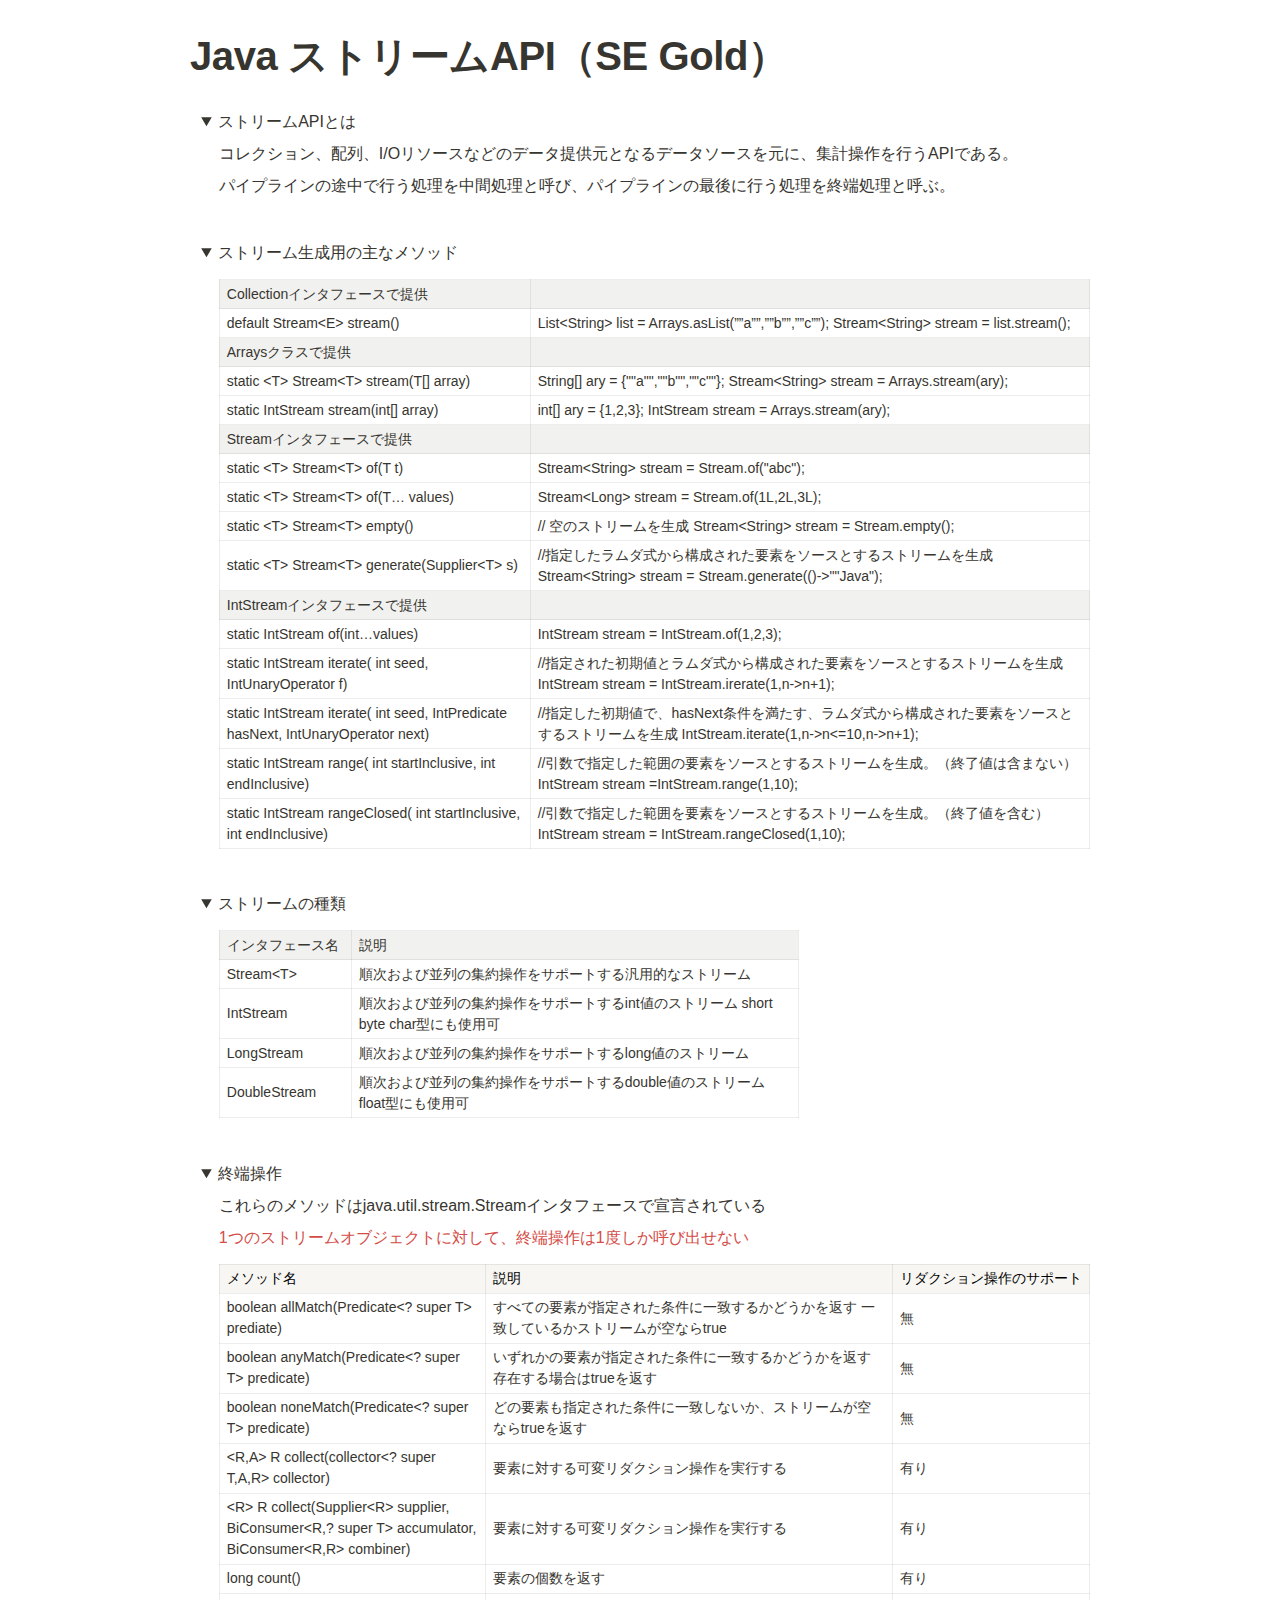
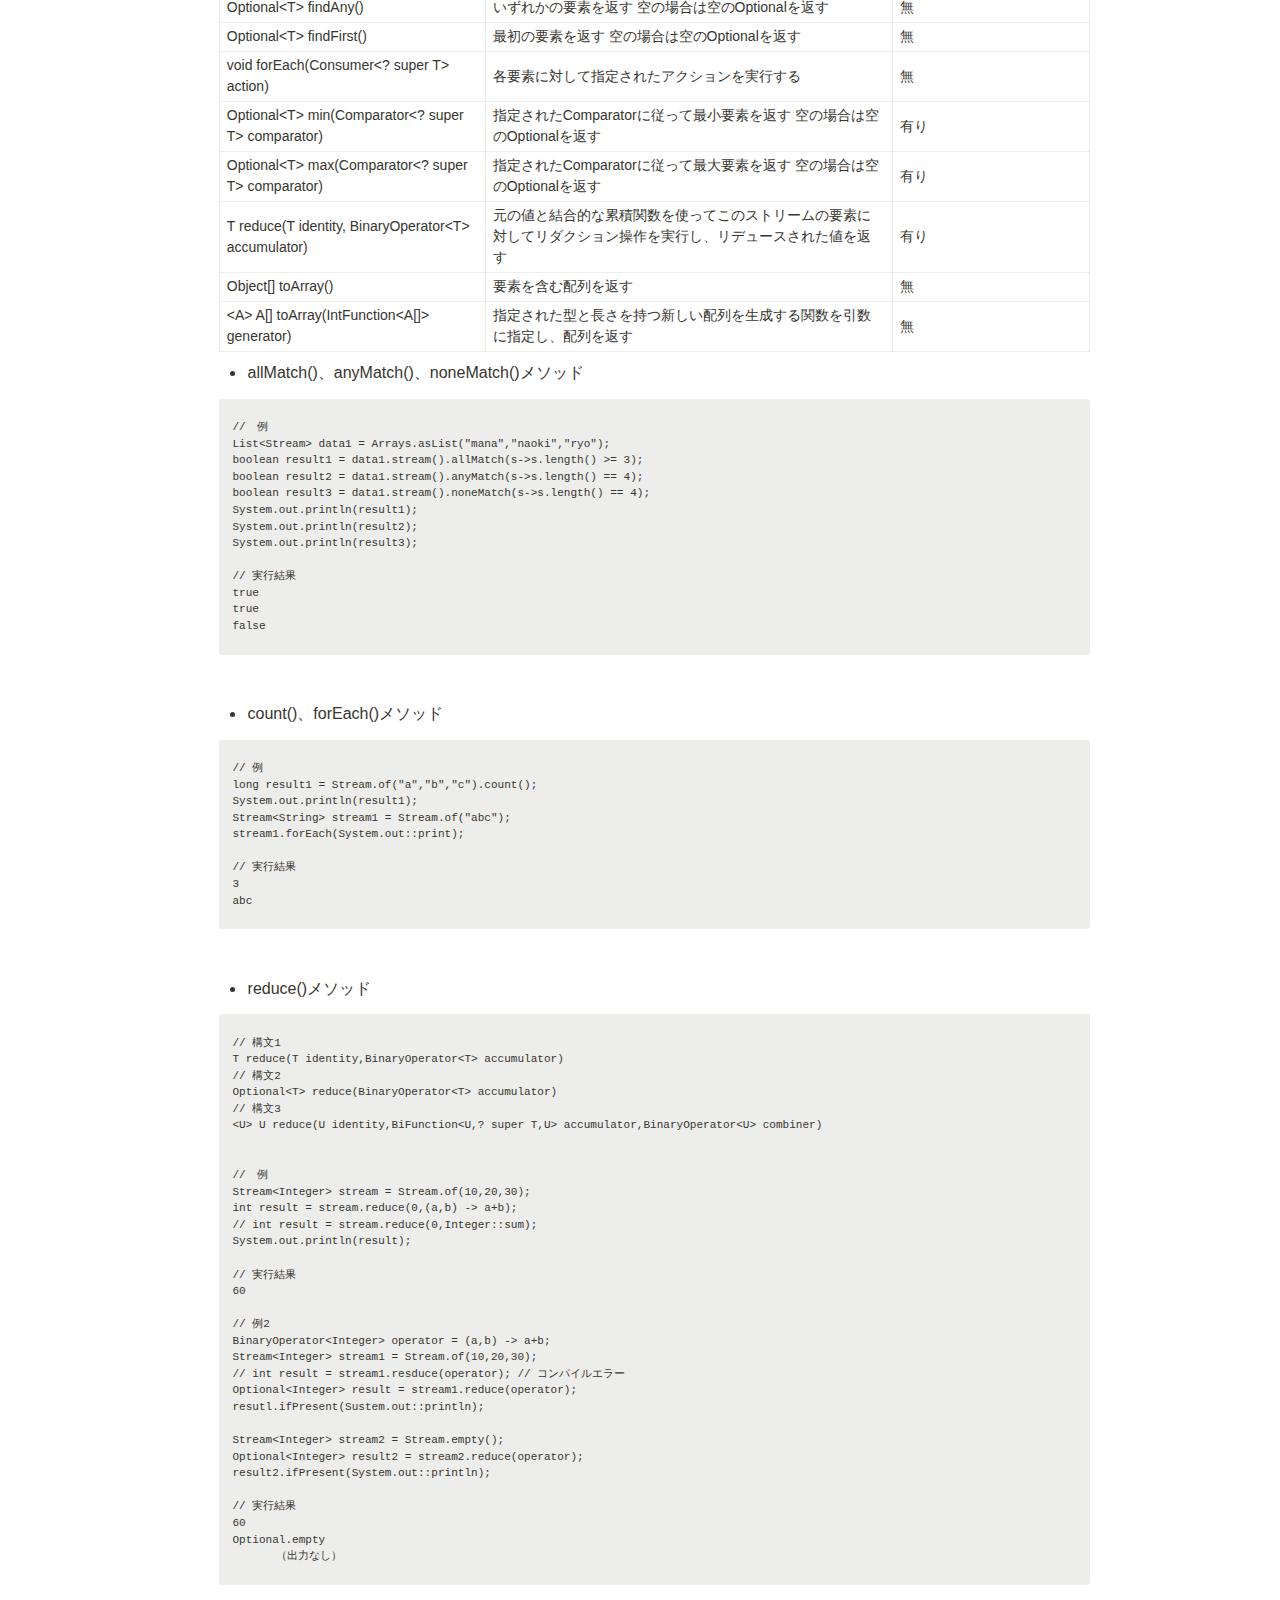
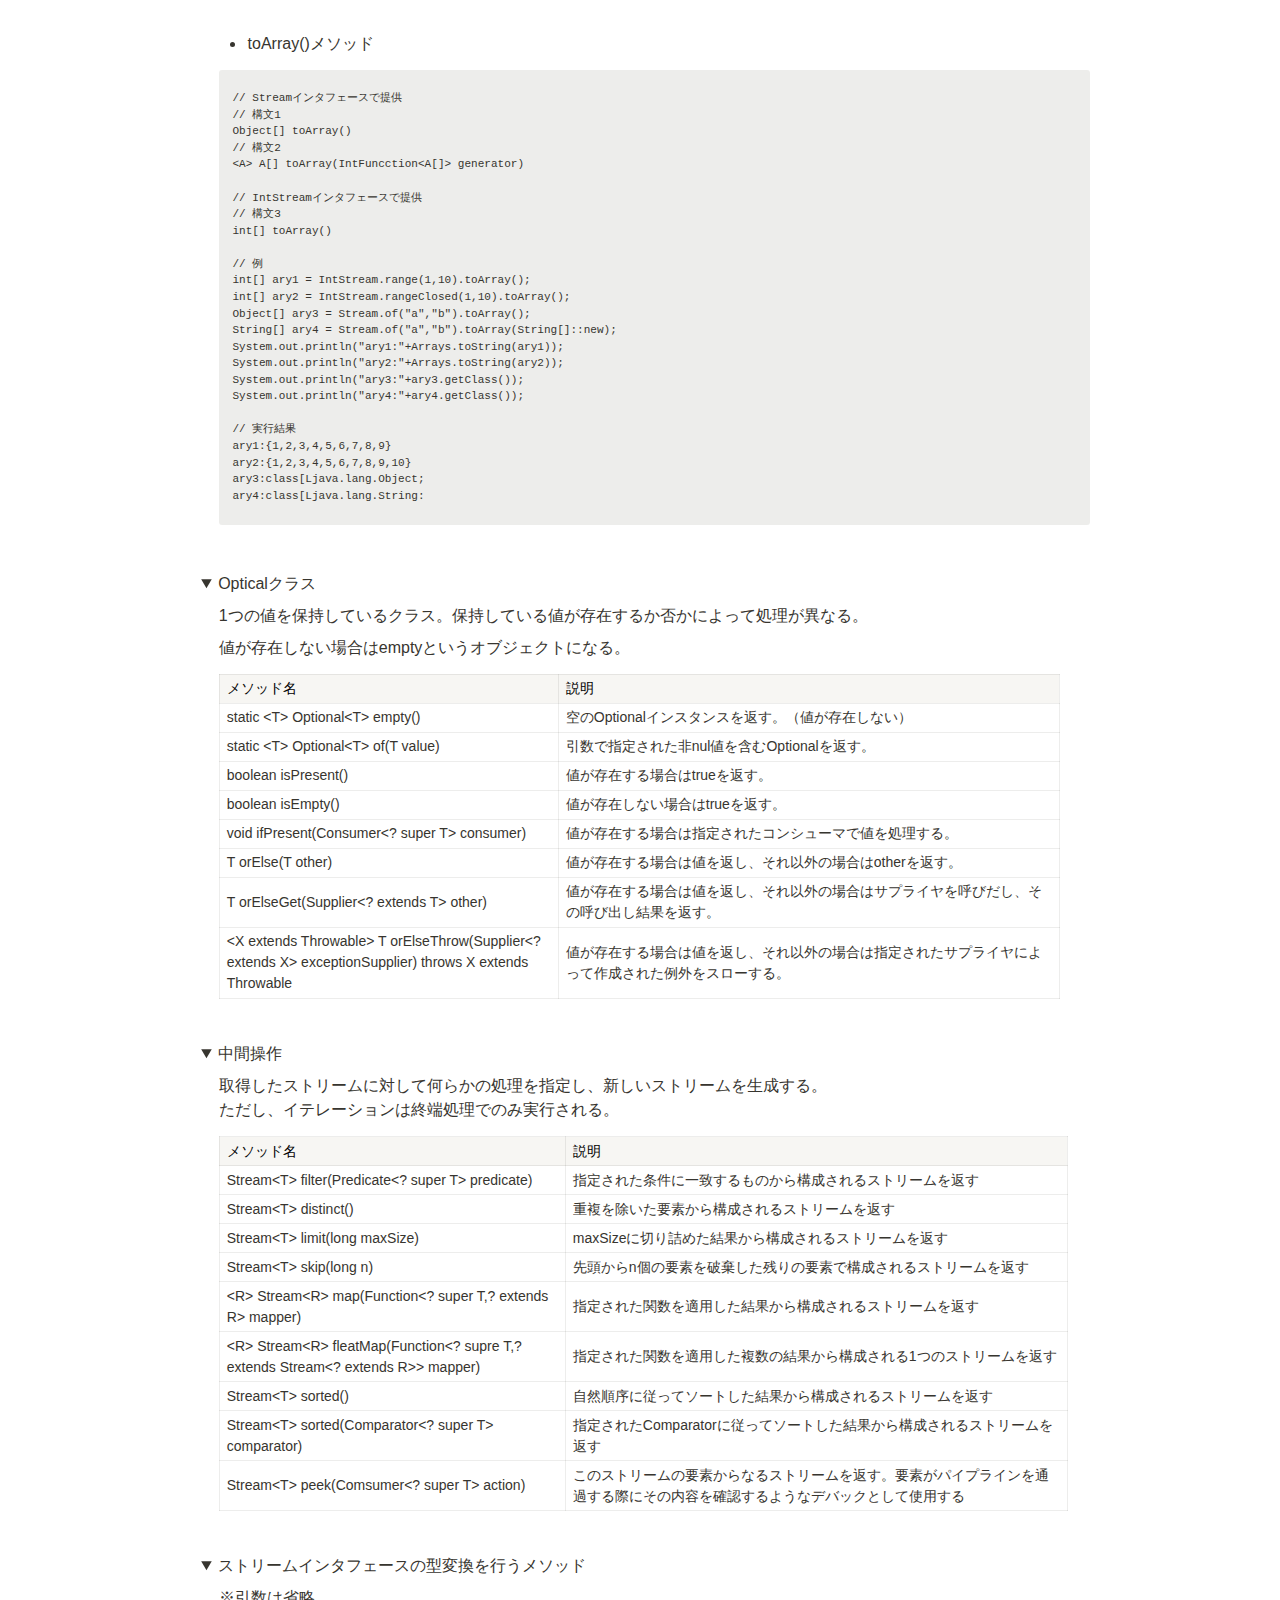
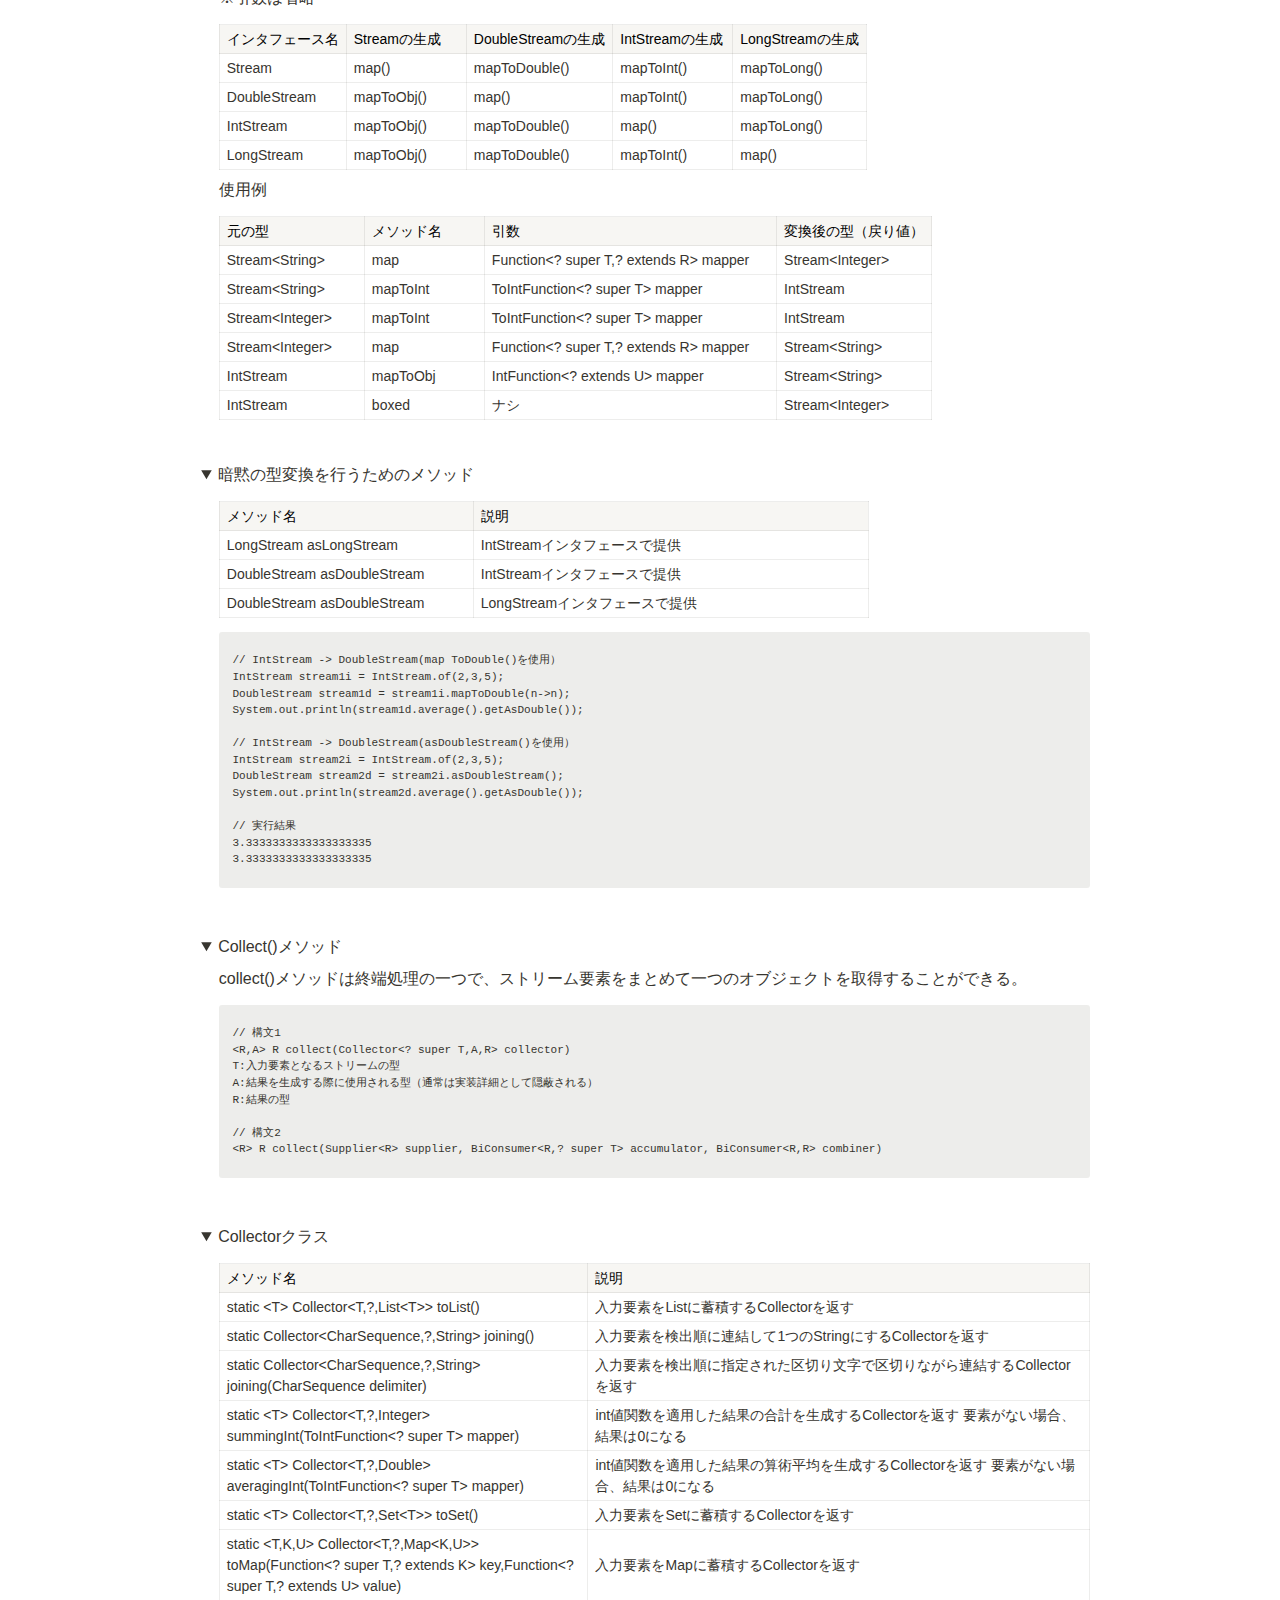
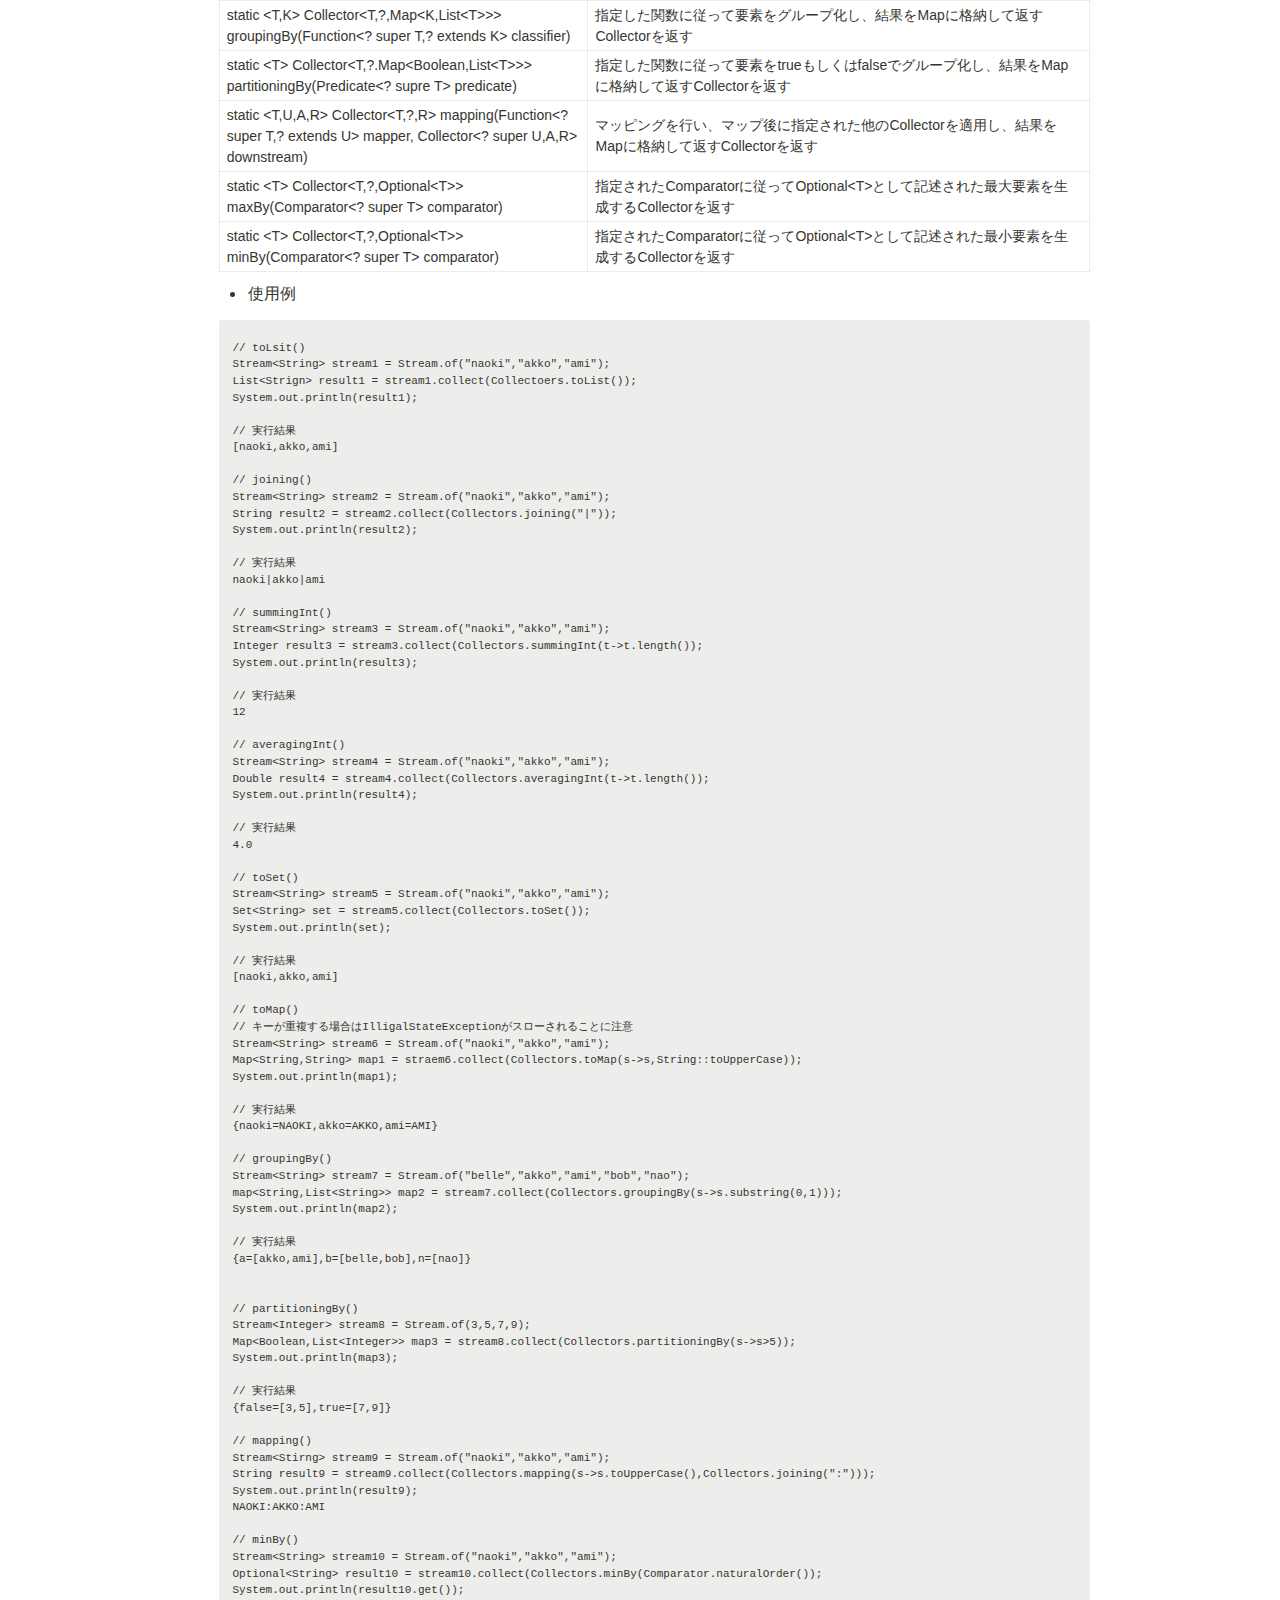
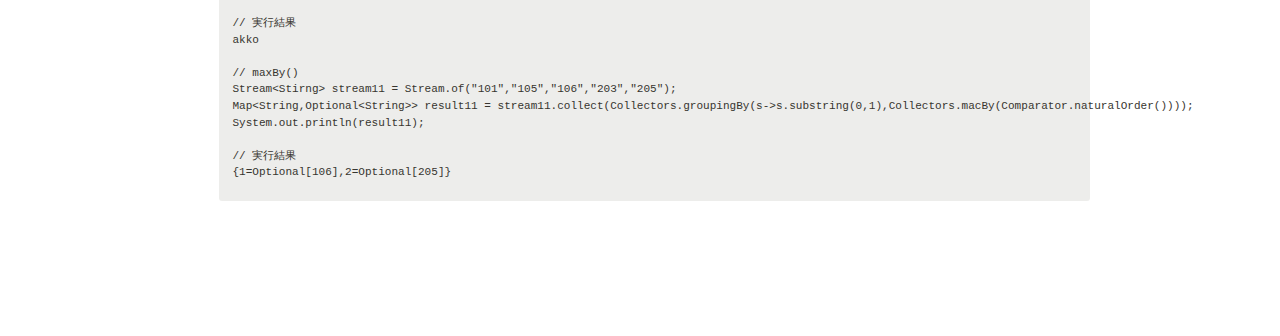
<file: java/java_stream.html>
<html><head><meta http-equiv="Content-Type" content="text/html; charset=utf-8"/><title>Java ストリームAPI（SE Gold）</title><style>
/* cspell:disable-file */
/* webkit printing magic: print all background colors */
html {
	-webkit-print-color-adjust: exact;
}
* {
	box-sizing: border-box;
	-webkit-print-color-adjust: exact;
}

html,
body {
	margin: 0;
	padding: 0;
}
@media only screen {
	body {
		margin: 2em auto;
		max-width: 900px;
		color: rgb(55, 53, 47);
	}
}

body {
	line-height: 1.5;
	white-space: pre-wrap;
}

a,
a.visited {
	color: inherit;
	text-decoration: underline;
}

.pdf-relative-link-path {
	font-size: 80%;
	color: #444;
}

h1,
h2,
h3 {
	letter-spacing: -0.01em;
	line-height: 1.2;
	font-weight: 600;
	margin-bottom: 0;
}

.page-title {
	font-size: 2.5rem;
	font-weight: 700;
	margin-top: 0;
	margin-bottom: 0.75em;
}

h1 {
	font-size: 1.875rem;
	margin-top: 1.875rem;
}

h2 {
	font-size: 1.5rem;
	margin-top: 1.5rem;
}

h3 {
	font-size: 1.25rem;
	margin-top: 1.25rem;
}

.source {
	border: 1px solid #ddd;
	border-radius: 3px;
	padding: 1.5em;
	word-break: break-all;
}

.callout {
	border-radius: 3px;
	padding: 1rem;
}

figure {
	margin: 1.25em 0;
	page-break-inside: avoid;
}

figcaption {
	opacity: 0.5;
	font-size: 85%;
	margin-top: 0.5em;
}

mark {
	background-color: transparent;
}

.indented {
	padding-left: 1.5em;
}

hr {
	background: transparent;
	display: block;
	width: 100%;
	height: 1px;
	visibility: visible;
	border: none;
	border-bottom: 1px solid rgba(55, 53, 47, 0.09);
}

img {
	max-width: 100%;
}

@media only print {
	img {
		max-height: 100vh;
		object-fit: contain;
	}
}

@page {
	margin: 1in;
}

.collection-content {
	font-size: 0.875rem;
}

.column-list {
	display: flex;
	justify-content: space-between;
}

.column {
	padding: 0 1em;
}

.column:first-child {
	padding-left: 0;
}

.column:last-child {
	padding-right: 0;
}

.table_of_contents-item {
	display: block;
	font-size: 0.875rem;
	line-height: 1.3;
	padding: 0.125rem;
}

.table_of_contents-indent-1 {
	margin-left: 1.5rem;
}

.table_of_contents-indent-2 {
	margin-left: 3rem;
}

.table_of_contents-indent-3 {
	margin-left: 4.5rem;
}

.table_of_contents-link {
	text-decoration: none;
	opacity: 0.7;
	border-bottom: 1px solid rgba(55, 53, 47, 0.18);
}

table,
th,
td {
	border: 1px solid rgba(55, 53, 47, 0.09);
	border-collapse: collapse;
}

table {
	border-left: none;
	border-right: none;
}

th,
td {
	font-weight: normal;
	padding: 0.25em 0.5em;
	line-height: 1.5;
	min-height: 1.5em;
	text-align: left;
}

th {
	color: rgba(55, 53, 47, 0.6);
}

ol,
ul {
	margin: 0;
	margin-block-start: 0.6em;
	margin-block-end: 0.6em;
}

li > ol:first-child,
li > ul:first-child {
	margin-block-start: 0.6em;
}

ul > li {
	list-style: disc;
}

ul.to-do-list {
	padding-inline-start: 0;
}

ul.to-do-list > li {
	list-style: none;
}

.to-do-children-checked {
	text-decoration: line-through;
	opacity: 0.375;
}

ul.toggle > li {
	list-style: none;
}

ul {
	padding-inline-start: 1.7em;
}

ul > li {
	padding-left: 0.1em;
}

ol {
	padding-inline-start: 1.6em;
}

ol > li {
	padding-left: 0.2em;
}

.mono ol {
	padding-inline-start: 2em;
}

.mono ol > li {
	text-indent: -0.4em;
}

.toggle {
	padding-inline-start: 0em;
	list-style-type: none;
}

/* Indent toggle children */
.toggle > li > details {
	padding-left: 1.7em;
}

.toggle > li > details > summary {
	margin-left: -1.1em;
}

.selected-value {
	display: inline-block;
	padding: 0 0.5em;
	background: rgba(206, 205, 202, 0.5);
	border-radius: 3px;
	margin-right: 0.5em;
	margin-top: 0.3em;
	margin-bottom: 0.3em;
	white-space: nowrap;
}

.collection-title {
	display: inline-block;
	margin-right: 1em;
}

.simple-table {
	margin-top: 1em;
	font-size: 0.875rem;
	empty-cells: show;
}
.simple-table td {
	height: 29px;
	min-width: 120px;
}

.simple-table th {
	height: 29px;
	min-width: 120px;
}

.simple-table-header-color {
	background: rgb(247, 246, 243);
	color: black;
}
.simple-table-header {
	font-weight: 500;
}

time {
	opacity: 0.5;
}

.icon {
	display: inline-block;
	max-width: 1.2em;
	max-height: 1.2em;
	text-decoration: none;
	vertical-align: text-bottom;
	margin-right: 0.5em;
}

img.icon {
	border-radius: 3px;
}

.user-icon {
	width: 1.5em;
	height: 1.5em;
	border-radius: 100%;
	margin-right: 0.5rem;
}

.user-icon-inner {
	font-size: 0.8em;
}

.text-icon {
	border: 1px solid #000;
	text-align: center;
}

.page-cover-image {
	display: block;
	object-fit: cover;
	width: 100%;
	max-height: 30vh;
}

.page-header-icon {
	font-size: 3rem;
	margin-bottom: 1rem;
}

.page-header-icon-with-cover {
	margin-top: -0.72em;
	margin-left: 0.07em;
}

.page-header-icon img {
	border-radius: 3px;
}

.link-to-page {
	margin: 1em 0;
	padding: 0;
	border: none;
	font-weight: 500;
}

p > .user {
	opacity: 0.5;
}

td > .user,
td > time {
	white-space: nowrap;
}

input[type="checkbox"] {
	transform: scale(1.5);
	margin-right: 0.6em;
	vertical-align: middle;
}

p {
	margin-top: 0.5em;
	margin-bottom: 0.5em;
}

.image {
	border: none;
	margin: 1.5em 0;
	padding: 0;
	border-radius: 0;
	text-align: center;
}

.code,
code {
	background: rgba(135, 131, 120, 0.15);
	border-radius: 3px;
	padding: 0.2em 0.4em;
	border-radius: 3px;
	font-size: 85%;
	tab-size: 2;
}

code {
	color: #eb5757;
}

.code {
	padding: 1.5em 1em;
}

.code-wrap {
	white-space: pre-wrap;
	word-break: break-all;
}

.code > code {
	background: none;
	padding: 0;
	font-size: 100%;
	color: inherit;
}

blockquote {
	font-size: 1.25em;
	margin: 1em 0;
	padding-left: 1em;
	border-left: 3px solid rgb(55, 53, 47);
}

.bookmark {
	text-decoration: none;
	max-height: 8em;
	padding: 0;
	display: flex;
	width: 100%;
	align-items: stretch;
}

.bookmark-title {
	font-size: 0.85em;
	overflow: hidden;
	text-overflow: ellipsis;
	height: 1.75em;
	white-space: nowrap;
}

.bookmark-text {
	display: flex;
	flex-direction: column;
}

.bookmark-info {
	flex: 4 1 180px;
	padding: 12px 14px 14px;
	display: flex;
	flex-direction: column;
	justify-content: space-between;
}

.bookmark-image {
	width: 33%;
	flex: 1 1 180px;
	display: block;
	position: relative;
	object-fit: cover;
	border-radius: 1px;
}

.bookmark-description {
	color: rgba(55, 53, 47, 0.6);
	font-size: 0.75em;
	overflow: hidden;
	max-height: 4.5em;
	word-break: break-word;
}

.bookmark-href {
	font-size: 0.75em;
	margin-top: 0.25em;
}

.sans { font-family: ui-sans-serif, -apple-system, BlinkMacSystemFont, "Segoe UI", Helvetica, "Apple Color Emoji", Arial, sans-serif, "Segoe UI Emoji", "Segoe UI Symbol"; }
.code { font-family: "SFMono-Regular", Menlo, Consolas, "PT Mono", "Liberation Mono", Courier, monospace; }
.serif { font-family: Lyon-Text, Georgia, ui-serif, serif; }
.mono { font-family: iawriter-mono, Nitti, Menlo, Courier, monospace; }
.pdf .sans { font-family: Inter, ui-sans-serif, -apple-system, BlinkMacSystemFont, "Segoe UI", Helvetica, "Apple Color Emoji", Arial, sans-serif, "Segoe UI Emoji", "Segoe UI Symbol", 'Twemoji', 'Noto Color Emoji', 'Noto Sans CJK JP'; }
.pdf:lang(zh-CN) .sans { font-family: Inter, ui-sans-serif, -apple-system, BlinkMacSystemFont, "Segoe UI", Helvetica, "Apple Color Emoji", Arial, sans-serif, "Segoe UI Emoji", "Segoe UI Symbol", 'Twemoji', 'Noto Color Emoji', 'Noto Sans CJK SC'; }
.pdf:lang(zh-TW) .sans { font-family: Inter, ui-sans-serif, -apple-system, BlinkMacSystemFont, "Segoe UI", Helvetica, "Apple Color Emoji", Arial, sans-serif, "Segoe UI Emoji", "Segoe UI Symbol", 'Twemoji', 'Noto Color Emoji', 'Noto Sans CJK TC'; }
.pdf:lang(ko-KR) .sans { font-family: Inter, ui-sans-serif, -apple-system, BlinkMacSystemFont, "Segoe UI", Helvetica, "Apple Color Emoji", Arial, sans-serif, "Segoe UI Emoji", "Segoe UI Symbol", 'Twemoji', 'Noto Color Emoji', 'Noto Sans CJK KR'; }
.pdf .code { font-family: Source Code Pro, "SFMono-Regular", Menlo, Consolas, "PT Mono", "Liberation Mono", Courier, monospace, 'Twemoji', 'Noto Color Emoji', 'Noto Sans Mono CJK JP'; }
.pdf:lang(zh-CN) .code { font-family: Source Code Pro, "SFMono-Regular", Menlo, Consolas, "PT Mono", "Liberation Mono", Courier, monospace, 'Twemoji', 'Noto Color Emoji', 'Noto Sans Mono CJK SC'; }
.pdf:lang(zh-TW) .code { font-family: Source Code Pro, "SFMono-Regular", Menlo, Consolas, "PT Mono", "Liberation Mono", Courier, monospace, 'Twemoji', 'Noto Color Emoji', 'Noto Sans Mono CJK TC'; }
.pdf:lang(ko-KR) .code { font-family: Source Code Pro, "SFMono-Regular", Menlo, Consolas, "PT Mono", "Liberation Mono", Courier, monospace, 'Twemoji', 'Noto Color Emoji', 'Noto Sans Mono CJK KR'; }
.pdf .serif { font-family: PT Serif, Lyon-Text, Georgia, ui-serif, serif, 'Twemoji', 'Noto Color Emoji', 'Noto Serif CJK JP'; }
.pdf:lang(zh-CN) .serif { font-family: PT Serif, Lyon-Text, Georgia, ui-serif, serif, 'Twemoji', 'Noto Color Emoji', 'Noto Serif CJK SC'; }
.pdf:lang(zh-TW) .serif { font-family: PT Serif, Lyon-Text, Georgia, ui-serif, serif, 'Twemoji', 'Noto Color Emoji', 'Noto Serif CJK TC'; }
.pdf:lang(ko-KR) .serif { font-family: PT Serif, Lyon-Text, Georgia, ui-serif, serif, 'Twemoji', 'Noto Color Emoji', 'Noto Serif CJK KR'; }
.pdf .mono { font-family: PT Mono, iawriter-mono, Nitti, Menlo, Courier, monospace, 'Twemoji', 'Noto Color Emoji', 'Noto Sans Mono CJK JP'; }
.pdf:lang(zh-CN) .mono { font-family: PT Mono, iawriter-mono, Nitti, Menlo, Courier, monospace, 'Twemoji', 'Noto Color Emoji', 'Noto Sans Mono CJK SC'; }
.pdf:lang(zh-TW) .mono { font-family: PT Mono, iawriter-mono, Nitti, Menlo, Courier, monospace, 'Twemoji', 'Noto Color Emoji', 'Noto Sans Mono CJK TC'; }
.pdf:lang(ko-KR) .mono { font-family: PT Mono, iawriter-mono, Nitti, Menlo, Courier, monospace, 'Twemoji', 'Noto Color Emoji', 'Noto Sans Mono CJK KR'; }
.highlight-default {
	color: rgba(55, 53, 47, 1);
}
.highlight-gray {
	color: rgba(120, 119, 116, 1);
	fill: rgba(120, 119, 116, 1);
}
.highlight-brown {
	color: rgba(159, 107, 83, 1);
	fill: rgba(159, 107, 83, 1);
}
.highlight-orange {
	color: rgba(217, 115, 13, 1);
	fill: rgba(217, 115, 13, 1);
}
.highlight-yellow {
	color: rgba(203, 145, 47, 1);
	fill: rgba(203, 145, 47, 1);
}
.highlight-teal {
	color: rgba(68, 131, 97, 1);
	fill: rgba(68, 131, 97, 1);
}
.highlight-blue {
	color: rgba(51, 126, 169, 1);
	fill: rgba(51, 126, 169, 1);
}
.highlight-purple {
	color: rgba(144, 101, 176, 1);
	fill: rgba(144, 101, 176, 1);
}
.highlight-pink {
	color: rgba(193, 76, 138, 1);
	fill: rgba(193, 76, 138, 1);
}
.highlight-red {
	color: rgba(212, 76, 71, 1);
	fill: rgba(212, 76, 71, 1);
}
.highlight-gray_background {
	background: rgba(241, 241, 239, 1);
}
.highlight-brown_background {
	background: rgba(244, 238, 238, 1);
}
.highlight-orange_background {
	background: rgba(251, 236, 221, 1);
}
.highlight-yellow_background {
	background: rgba(251, 243, 219, 1);
}
.highlight-teal_background {
	background: rgba(237, 243, 236, 1);
}
.highlight-blue_background {
	background: rgba(231, 243, 248, 1);
}
.highlight-purple_background {
	background: rgba(244, 240, 247, 0.8);
}
.highlight-pink_background {
	background: rgba(249, 238, 243, 0.8);
}
.highlight-red_background {
	background: rgba(253, 235, 236, 1);
}
.block-color-default {
	color: inherit;
	fill: inherit;
}
.block-color-gray {
	color: rgba(120, 119, 116, 1);
	fill: rgba(120, 119, 116, 1);
}
.block-color-brown {
	color: rgba(159, 107, 83, 1);
	fill: rgba(159, 107, 83, 1);
}
.block-color-orange {
	color: rgba(217, 115, 13, 1);
	fill: rgba(217, 115, 13, 1);
}
.block-color-yellow {
	color: rgba(203, 145, 47, 1);
	fill: rgba(203, 145, 47, 1);
}
.block-color-teal {
	color: rgba(68, 131, 97, 1);
	fill: rgba(68, 131, 97, 1);
}
.block-color-blue {
	color: rgba(51, 126, 169, 1);
	fill: rgba(51, 126, 169, 1);
}
.block-color-purple {
	color: rgba(144, 101, 176, 1);
	fill: rgba(144, 101, 176, 1);
}
.block-color-pink {
	color: rgba(193, 76, 138, 1);
	fill: rgba(193, 76, 138, 1);
}
.block-color-red {
	color: rgba(212, 76, 71, 1);
	fill: rgba(212, 76, 71, 1);
}
.block-color-gray_background {
	background: rgba(241, 241, 239, 1);
}
.block-color-brown_background {
	background: rgba(244, 238, 238, 1);
}
.block-color-orange_background {
	background: rgba(251, 236, 221, 1);
}
.block-color-yellow_background {
	background: rgba(251, 243, 219, 1);
}
.block-color-teal_background {
	background: rgba(237, 243, 236, 1);
}
.block-color-blue_background {
	background: rgba(231, 243, 248, 1);
}
.block-color-purple_background {
	background: rgba(244, 240, 247, 0.8);
}
.block-color-pink_background {
	background: rgba(249, 238, 243, 0.8);
}
.block-color-red_background {
	background: rgba(253, 235, 236, 1);
}
.select-value-color-pink { background-color: rgba(245, 224, 233, 1); }
.select-value-color-purple { background-color: rgba(232, 222, 238, 1); }
.select-value-color-green { background-color: rgba(219, 237, 219, 1); }
.select-value-color-gray { background-color: rgba(227, 226, 224, 1); }
.select-value-color-translucentGray { background-color: rgba(255, 255, 255, 0.0375); }
.select-value-color-orange { background-color: rgba(250, 222, 201, 1); }
.select-value-color-brown { background-color: rgba(238, 224, 218, 1); }
.select-value-color-red { background-color: rgba(255, 226, 221, 1); }
.select-value-color-yellow { background-color: rgba(253, 236, 200, 1); }
.select-value-color-blue { background-color: rgba(211, 229, 239, 1); }

.checkbox {
	display: inline-flex;
	vertical-align: text-bottom;
	width: 16;
	height: 16;
	background-size: 16px;
	margin-left: 2px;
	margin-right: 5px;
}

.checkbox-on {
	background-image: url("data:image/svg+xml;charset=UTF-8,%3Csvg%20width%3D%2216%22%20height%3D%2216%22%20viewBox%3D%220%200%2016%2016%22%20fill%3D%22none%22%20xmlns%3D%22http%3A%2F%2Fwww.w3.org%2F2000%2Fsvg%22%3E%0A%3Crect%20width%3D%2216%22%20height%3D%2216%22%20fill%3D%22%2358A9D7%22%2F%3E%0A%3Cpath%20d%3D%22M6.71429%2012.2852L14%204.9995L12.7143%203.71436L6.71429%209.71378L3.28571%206.2831L2%207.57092L6.71429%2012.2852Z%22%20fill%3D%22white%22%2F%3E%0A%3C%2Fsvg%3E");
}

.checkbox-off {
	background-image: url("data:image/svg+xml;charset=UTF-8,%3Csvg%20width%3D%2216%22%20height%3D%2216%22%20viewBox%3D%220%200%2016%2016%22%20fill%3D%22none%22%20xmlns%3D%22http%3A%2F%2Fwww.w3.org%2F2000%2Fsvg%22%3E%0A%3Crect%20x%3D%220.75%22%20y%3D%220.75%22%20width%3D%2214.5%22%20height%3D%2214.5%22%20fill%3D%22white%22%20stroke%3D%22%2336352F%22%20stroke-width%3D%221.5%22%2F%3E%0A%3C%2Fsvg%3E");
}
	
</style></head><body><article id="008e1da4-8bfb-4861-93b2-39556d065f38" class="page sans"><header><h1 class="page-title">Java ストリームAPI（SE Gold）</h1></header><div class="page-body"><ul id="dfb18dd4-4937-4c66-921c-4c590dc3e34d" class="toggle"><li><details open=""><summary>ストリームAPIとは</summary><p id="5566e17b-24c1-43b5-ba7b-520dc4dedacb" class="">コレクション、配列、I/Oリソースなどのデータ提供元となるデータソースを元に、集計操作を行うAPIである。</p><p id="2d7a17eb-348a-4e04-9f28-bcff1ff84429" class="">パイプラインの途中で行う処理を中間処理と呼び、パイプラインの最後に行う処理を終端処理と呼ぶ。</p></details></li></ul><p id="7a939172-ca75-497b-8a7d-a981c71e3251" class="">
</p><ul id="4045e3e9-9ed1-40c9-8d7e-6256c0575e0a" class="toggle"><li><details open=""><summary>ストリーム生成用の主なメソッド</summary><table id="8bf57c5e-81e4-4935-b52f-7c707739b2b9" class="simple-table"><tbody><tr id="b653019f-264b-4cc9-8d05-12475f99c26c"><td id="A]vA" class="block-color-gray_background" style="width:315.7124938964844px">Collectionインタフェースで提供</td><td id="@&lt;Vy" class="block-color-gray_background" style="width:570px"></td></tr><tr id="fbb54225-6a92-4733-b9f5-6d903db6e874"><td id="A]vA" class="" style="width:315.7124938964844px">default Stream&lt;E&gt; stream()</td><td id="@&lt;Vy" class="" style="width:570px">List&lt;String&gt; list = Arrays.asList(””a””,””b””,””c””);
Stream&lt;String&gt; stream = list.stream();</td></tr><tr id="da3c1e9b-3e15-4af0-bf52-46e2a21255f4"><td id="A]vA" class="block-color-gray_background" style="width:315.7124938964844px">Arraysクラスで提供</td><td id="@&lt;Vy" class="block-color-gray_background" style="width:570px"></td></tr><tr id="fe602c0e-9eab-4a85-b6f8-11fab75b42e0"><td id="A]vA" class="" style="width:315.7124938964844px">static &lt;T&gt; Stream&lt;T&gt; stream(T[] array)</td><td id="@&lt;Vy" class="" style="width:570px">String[] ary = {&quot;&quot;a&quot;&quot;,&quot;&quot;b&quot;&quot;,&quot;&quot;c&quot;&quot;};
Stream&lt;String&gt; stream = Arrays.stream(ary);</td></tr><tr id="17677d9f-d74a-44c9-998b-2d01f3f7c240"><td id="A]vA" class="" style="width:315.7124938964844px">static IntStream stream(int[] array)</td><td id="@&lt;Vy" class="" style="width:570px">int[] ary = {1,2,3};
IntStream stream = Arrays.stream(ary);</td></tr><tr id="398335a7-8d1d-46ce-ade5-c76c4094052f"><td id="A]vA" class="block-color-gray_background" style="width:315.7124938964844px">Streamインタフェースで提供</td><td id="@&lt;Vy" class="block-color-gray_background" style="width:570px"></td></tr><tr id="2a19818f-1844-41ed-a224-4a8450769ffd"><td id="A]vA" class="" style="width:315.7124938964844px">static &lt;T&gt; Stream&lt;T&gt; of(T t)</td><td id="@&lt;Vy" class="" style="width:570px">Stream&lt;String&gt; stream = Stream.of(&quot;abc&quot;);</td></tr><tr id="3072eb91-55c5-49cb-b00e-f9800ab727ba"><td id="A]vA" class="" style="width:315.7124938964844px">static &lt;T&gt; Stream&lt;T&gt; of(T… values)</td><td id="@&lt;Vy" class="" style="width:570px">Stream&lt;Long&gt; stream = Stream.of(1L,2L,3L);</td></tr><tr id="39238502-7d18-43f1-88ee-1f8eafae5ea6"><td id="A]vA" class="" style="width:315.7124938964844px">static &lt;T&gt; Stream&lt;T&gt; empty()</td><td id="@&lt;Vy" class="" style="width:570px">// 空のストリームを生成
Stream&lt;String&gt; stream = Stream.empty();</td></tr><tr id="3e7ac315-cff3-4ea7-b157-3d58b5d10ba0"><td id="A]vA" class="" style="width:315.7124938964844px">static &lt;T&gt; Stream&lt;T&gt; generate(Supplier&lt;T&gt; s)</td><td id="@&lt;Vy" class="" style="width:570px">//指定したラムダ式から構成された要素をソースとするストリームを生成
Stream&lt;String&gt; stream = Stream.generate(()-&gt;&quot;&quot;Java&quot;);</td></tr><tr id="309c191d-4fe6-4da8-a1ce-0abd13bd4b2b"><td id="A]vA" class="block-color-gray_background" style="width:315.7124938964844px">IntStreamインタフェースで提供</td><td id="@&lt;Vy" class="block-color-gray_background" style="width:570px"></td></tr><tr id="7a1722c2-e0d0-4c31-a73a-998b6a036b30"><td id="A]vA" class="" style="width:315.7124938964844px">static IntStream of(int…values)</td><td id="@&lt;Vy" class="" style="width:570px">IntStream stream = IntStream.of(1,2,3);</td></tr><tr id="cfa3a228-c441-45a5-a422-8a515a7abb85"><td id="A]vA" class="" style="width:315.7124938964844px">static IntStream iterate(
int seed, 
IntUnaryOperator f)</td><td id="@&lt;Vy" class="" style="width:570px">//指定された初期値とラムダ式から構成された要素をソースとするストリームを生成
IntStream stream = IntStream.irerate(1,n-&gt;n+1);</td></tr><tr id="02cbddc9-a15f-439f-848b-52f93d8c0cfe"><td id="A]vA" class="" style="width:315.7124938964844px">static IntStream iterate(
int seed,
IntPredicate hasNext,
IntUnaryOperator next)</td><td id="@&lt;Vy" class="" style="width:570px">//指定した初期値で、hasNext条件を満たす、ラムダ式から構成された要素をソースとするストリームを生成
IntStream.iterate(1,n-&gt;n&lt;=10,n-&gt;n+1);</td></tr><tr id="8b198f29-faeb-48e7-bdec-3e3c5c421a45"><td id="A]vA" class="" style="width:315.7124938964844px">static IntStream range(
int startInclusive,
int endInclusive)</td><td id="@&lt;Vy" class="" style="width:570px">//引数で指定した範囲の要素をソースとするストリームを生成。（終了値は含まない）
IntStream stream =IntStream.range(1,10);</td></tr><tr id="d1d7f03e-352d-43dd-b38d-a08d11886a35"><td id="A]vA" class="" style="width:315.7124938964844px">static IntStream rangeClosed(
int startInclusive,
int endInclusive)</td><td id="@&lt;Vy" class="" style="width:570px">//引数で指定した範囲を要素をソースとするストリームを生成。（終了値を含む）
IntStream stream = IntStream.rangeClosed(1,10);</td></tr></tbody></table></details></li></ul><p id="23697ae3-49fc-4337-8a81-8f15f598a8aa" class="">
</p><ul id="9b240f2b-5438-4bf5-8514-ba85333c4dbc" class="toggle"><li><details open=""><summary>ストリームの種類</summary><table id="1a0d2e70-73c7-461c-b4d5-514644997de8" class="simple-table"><tbody><tr id="c3e76ae6-af5d-4b34-b210-9af595b0e40f"><td id="nCH\" class="block-color-gray_background" style="width:132px">インタフェース名</td><td id="|X\@" class="block-color-gray_background" style="width:447px">説明</td></tr><tr id="4fbaf5d6-9e3e-4870-8a62-450dc9bd8262"><td id="nCH\" class="" style="width:132px">Stream&lt;T&gt;</td><td id="|X\@" class="" style="width:447px">順次および並列の集約操作をサポートする汎用的なストリーム</td></tr><tr id="897704e2-af4d-4bc9-abfa-b4b3b73f894c"><td id="nCH\" class="" style="width:132px">IntStream</td><td id="|X\@" class="" style="width:447px">順次および並列の集約操作をサポートするint値のストリーム
short byte char型にも使用可</td></tr><tr id="d27443a3-6dc2-47ba-9c37-fb0fb61f3592"><td id="nCH\" class="" style="width:132px">LongStream</td><td id="|X\@" class="" style="width:447px">順次および並列の集約操作をサポートするlong値のストリーム</td></tr><tr id="cb2f1fba-ff4a-45ac-a2c3-a4d05e624a43"><td id="nCH\" class="" style="width:132px">DoubleStream</td><td id="|X\@" class="" style="width:447px">順次および並列の集約操作をサポートするdouble値のストリーム
float型にも使用可</td></tr></tbody></table></details></li></ul><p id="700a9f01-cd77-447d-ae99-591c038b48c2" class="">
</p><ul id="0edd901a-ccd3-49a2-ac49-7dd24731ff07" class="toggle"><li><details open=""><summary>終端操作</summary><p id="21006751-7cd5-4fc8-8fa2-dcad37267fd1" class="">これらのメソッドはjava.util.stream.Streamインタフェースで宣言されている</p><p id="d006c125-f6ce-4494-9896-3018a840f4a0" class=""><mark class="highlight-red">1つのストリームオブジェクトに対して、終端操作は1度しか呼び出せない</mark></p><table id="5d9b13c3-f577-4356-8163-0b71de3b3383" class="simple-table"><thead class="simple-table-header"><tr id="05f97459-1847-479e-b03b-335aa793e44b"><th id="cfRa" class="simple-table-header-color simple-table-header" style="width:278px">メソッド名</th><th id="wQeO" class="simple-table-header-color simple-table-header" style="width:442px">説明</th><th id="C:}z" class="simple-table-header-color simple-table-header" style="width:207px">リダクション操作のサポート</th></tr></thead><tbody><tr id="cc249c33-a3d5-4131-ba71-697113f5dbfc"><td id="cfRa" class="" style="width:278px">boolean allMatch(Predicate&lt;? super T&gt; prediate)</td><td id="wQeO" class="" style="width:442px">すべての要素が指定された条件に一致するかどうかを返す
一致しているかストリームが空ならtrue</td><td id="C:}z" class="" style="width:207px">無</td></tr><tr id="9648e29e-8d4f-4267-893f-f51a332969c9"><td id="cfRa" class="" style="width:278px">boolean anyMatch(Predicate&lt;? super T&gt; predicate)</td><td id="wQeO" class="" style="width:442px">いずれかの要素が指定された条件に一致するかどうかを返す
存在する場合はtrueを返す</td><td id="C:}z" class="" style="width:207px">無</td></tr><tr id="22d43dc9-ed95-4cd4-9772-025336e8b09f"><td id="cfRa" class="" style="width:278px">boolean noneMatch(Predicate&lt;? super T&gt; predicate)</td><td id="wQeO" class="" style="width:442px">どの要素も指定された条件に一致しないか、ストリームが空ならtrueを返す</td><td id="C:}z" class="" style="width:207px">無</td></tr><tr id="58def4bd-edb9-4bc7-b84b-039853e3b86f"><td id="cfRa" class="" style="width:278px">&lt;R,A&gt; R collect(collector&lt;? super T,A,R&gt; collector)</td><td id="wQeO" class="" style="width:442px">要素に対する可変リダクション操作を実行する</td><td id="C:}z" class="" style="width:207px">有り</td></tr><tr id="782f9ad3-cbad-4292-80ff-dde2a5837911"><td id="cfRa" class="" style="width:278px">&lt;R&gt; R collect(Supplier&lt;R&gt; supplier, BiConsumer&lt;R,? super T&gt; accumulator, BiConsumer&lt;R,R&gt; combiner)</td><td id="wQeO" class="" style="width:442px">要素に対する可変リダクション操作を実行する</td><td id="C:}z" class="" style="width:207px">有り</td></tr><tr id="df10107f-d01b-46b0-8a39-0dc636faccfe"><td id="cfRa" class="" style="width:278px">long count()</td><td id="wQeO" class="" style="width:442px">要素の個数を返す</td><td id="C:}z" class="" style="width:207px">有り</td></tr><tr id="5673076d-24cf-4e48-80f2-f91bd034e7e4"><td id="cfRa" class="" style="width:278px">Optional&lt;T&gt; findAny()</td><td id="wQeO" class="" style="width:442px">いずれかの要素を返す
空の場合は空のOptionalを返す</td><td id="C:}z" class="" style="width:207px">無</td></tr><tr id="bf17a4ad-ca01-4a6b-b979-36c25098502d"><td id="cfRa" class="" style="width:278px">Optional&lt;T&gt; findFirst()</td><td id="wQeO" class="" style="width:442px">最初の要素を返す
空の場合は空のOptionalを返す</td><td id="C:}z" class="" style="width:207px">無</td></tr><tr id="349baa9c-c74d-4095-9b21-13f64cea1f7e"><td id="cfRa" class="" style="width:278px">void forEach(Consumer&lt;? super T&gt; action)</td><td id="wQeO" class="" style="width:442px">各要素に対して指定されたアクションを実行する</td><td id="C:}z" class="" style="width:207px">無</td></tr><tr id="b7f87555-21a7-46f6-9186-ef0034aaa823"><td id="cfRa" class="" style="width:278px">Optional&lt;T&gt; min(Comparator&lt;? super T&gt; comparator)</td><td id="wQeO" class="" style="width:442px">指定されたComparatorに従って最小要素を返す
空の場合は空のOptionalを返す</td><td id="C:}z" class="" style="width:207px">有り</td></tr><tr id="f8e3adac-6a36-49fd-821a-1e09d101af0b"><td id="cfRa" class="" style="width:278px">Optional&lt;T&gt; max(Comparator&lt;? super T&gt; comparator)</td><td id="wQeO" class="" style="width:442px">指定されたComparatorに従って最大要素を返す
空の場合は空のOptionalを返す</td><td id="C:}z" class="" style="width:207px">有り</td></tr><tr id="8ef727f8-844c-417b-a802-bd291c56ed84"><td id="cfRa" class="" style="width:278px">T reduce(T identity, BinaryOperator&lt;T&gt; accumulator)</td><td id="wQeO" class="" style="width:442px">元の値と結合的な累積関数を使ってこのストリームの要素に対してリダクション操作を実行し、リデュースされた値を返す</td><td id="C:}z" class="" style="width:207px">有り</td></tr><tr id="1cea2542-a52b-46ec-8258-1332557b6565"><td id="cfRa" class="" style="width:278px">Object[] toArray()</td><td id="wQeO" class="" style="width:442px">要素を含む配列を返す</td><td id="C:}z" class="" style="width:207px">無</td></tr><tr id="6f9cee82-0e46-4e41-8d0e-6e9f2f939ceb"><td id="cfRa" class="" style="width:278px">&lt;A&gt; A[] toArray(IntFunction&lt;A[]&gt; generator)</td><td id="wQeO" class="" style="width:442px">指定された型と長さを持つ新しい配列を生成する関数を引数に指定し、配列を返す</td><td id="C:}z" class="" style="width:207px">無</td></tr></tbody></table><ul id="2be8772e-d1ed-486b-8886-0350b95939fe" class="bulleted-list"><li style="list-style-type:disc">allMatch()、anyMatch()、noneMatch()メソッド</li></ul><pre id="57d32886-9012-4839-a6ca-2b3a7ad2d175" class="code"><code>//　例
List&lt;Stream&gt; data1 = Arrays.asList(&quot;mana&quot;,&quot;naoki&quot;,&quot;ryo&quot;);
boolean result1 = data1.stream().allMatch(s-&gt;s.length() &gt;= 3);
boolean result2 = data1.stream().anyMatch(s-&gt;s.length() == 4);
boolean result3 = data1.stream().noneMatch(s-&gt;s.length() == 4);
System.out.println(result1);
System.out.println(result2);
System.out.println(result3);

// 実行結果
true
true
false</code></pre><p id="42c410a4-ee65-43d7-a099-7bd7ef0db596" class="">
</p><ul id="c2b208ef-e8ed-4721-bd0a-e30967964c53" class="bulleted-list"><li style="list-style-type:disc">count()、forEach()メソッド</li></ul><pre id="6d0eb7c3-ec38-4b69-bb7b-eaa6fccf0743" class="code"><code>// 例
long result1 = Stream.of(&quot;a&quot;,&quot;b&quot;,&quot;c&quot;).count();
System.out.println(result1);
Stream&lt;String&gt; stream1 = Stream.of(&quot;abc&quot;);
stream1.forEach(System.out::print);

// 実行結果
3
abc</code></pre><p id="7280d0da-d39f-4bfa-be6c-4eb582a51ca9" class="">
</p><ul id="2a85639d-80d9-43e4-ae4e-158bdaab01a9" class="bulleted-list"><li style="list-style-type:disc">reduce()メソッド</li></ul><pre id="25302e11-e0d7-4873-bc70-009cfcaa0c32" class="code"><code>// 構文1
T reduce(T identity,BinaryOperator&lt;T&gt; accumulator)
// 構文2
Optional&lt;T&gt; reduce(BinaryOperator&lt;T&gt; accumulator)
// 構文3
&lt;U&gt; U reduce(U identity,BiFunction&lt;U,? super T,U&gt; accumulator,BinaryOperator&lt;U&gt; combiner)


//　例
Stream&lt;Integer&gt; stream = Stream.of(10,20,30);
int result = stream.reduce(0,(a,b) -&gt; a+b);
// int result = stream.reduce(0,Integer::sum);
System.out.println(result);

// 実行結果
60

// 例2
BinaryOperator&lt;Integer&gt; operator = (a,b) -&gt; a+b;
Stream&lt;Integer&gt; stream1 = Stream.of(10,20,30);
// int result = stream1.resduce(operator); // コンパイルエラー
Optional&lt;Integer&gt; result = stream1.reduce(operator);
resutl.ifPresent(Sustem.out::println);

Stream&lt;Integer&gt; stream2 = Stream.empty();
Optional&lt;Integer&gt; result2 = stream2.reduce(operator);
result2.ifPresent(System.out::println);

// 実行結果
60
Optional.empty
　　　　（出力なし）</code></pre><p id="312c8159-a8f8-4d57-aadb-c364b38d3418" class="">
</p><ul id="d128be99-3751-4e83-acf6-251f4dfe5a8d" class="bulleted-list"><li style="list-style-type:disc">toArray()メソッド</li></ul><pre id="4e77e6cc-384c-4fab-8402-e692127d5bfb" class="code"><code>// Streamインタフェースで提供
// 構文1
Object[] toArray()
// 構文2
&lt;A&gt; A[] toArray(IntFuncction&lt;A[]&gt; generator)

// IntStreamインタフェースで提供
// 構文3
int[] toArray()

// 例
int[] ary1 = IntStream.range(1,10).toArray();
int[] ary2 = IntStream.rangeClosed(1,10).toArray();
Object[] ary3 = Stream.of(&quot;a&quot;,&quot;b&quot;).toArray();
String[] ary4 = Stream.of(&quot;a&quot;,&quot;b&quot;).toArray(String[]::new);
System.out.println(&quot;ary1:&quot;+Arrays.toString(ary1));
System.out.println(&quot;ary2:&quot;+Arrays.toString(ary2));
System.out.println(&quot;ary3:&quot;+ary3.getClass());
System.out.println(&quot;ary4:&quot;+ary4.getClass());

// 実行結果
ary1:{1,2,3,4,5,6,7,8,9}
ary2:{1,2,3,4,5,6,7,8,9,10}
ary3:class[Ljava.lang.Object;
ary4:class[Ljava.lang.String:</code></pre></details></li></ul><p id="2fa8bbfb-2823-4c60-bb41-78c19c281855" class="">
</p><ul id="07fc0b22-78b2-4178-a9f1-21e27a2e380c" class="toggle"><li><details open=""><summary>Opticalクラス</summary><p id="852e16a1-8899-4a5b-839d-4c00e5b51d99" class="">1つの値を保持しているクラス。保持している値が存在するか否かによって処理が異なる。</p><p id="edc68469-74f7-41ce-9560-1736d1410dcf" class="">値が存在しない場合はemptyというオブジェクトになる。</p><table id="ce0415e5-e022-46a3-a54d-d70f83a4322d" class="simple-table"><thead class="simple-table-header"><tr id="0e4d7ab7-1b6d-45e8-82e6-96e74b68c842"><th id=":hID" class="simple-table-header-color simple-table-header" style="width:339px">メソッド名</th><th id="]XlR" class="simple-table-header-color simple-table-header" style="width:501px">説明</th></tr></thead><tbody><tr id="fb4fa9d3-367b-4b62-ad2a-7c3279e91d06"><td id=":hID" class="" style="width:339px">static &lt;T&gt; Optional&lt;T&gt; empty()</td><td id="]XlR" class="" style="width:501px">空のOptionalインスタンスを返す。（値が存在しない）</td></tr><tr id="ef24f0e1-3282-4aa3-b99f-d60746bf7656"><td id=":hID" class="" style="width:339px">static &lt;T&gt; Optional&lt;T&gt; of(T value)</td><td id="]XlR" class="" style="width:501px">引数で指定された非nul値を含むOptionalを返す。</td></tr><tr id="df6d0a8d-d4b9-4109-81dd-40be4a90fc88"><td id=":hID" class="" style="width:339px">boolean isPresent()</td><td id="]XlR" class="" style="width:501px">値が存在する場合はtrueを返す。</td></tr><tr id="0c9fb055-196c-4871-b5c5-eaad633bc196"><td id=":hID" class="" style="width:339px">boolean isEmpty()</td><td id="]XlR" class="" style="width:501px">値が存在しない場合はtrueを返す。</td></tr><tr id="4f956285-b184-4f4f-92ee-46884438741d"><td id=":hID" class="" style="width:339px">void ifPresent(Consumer&lt;? super T&gt; consumer)</td><td id="]XlR" class="" style="width:501px">値が存在する場合は指定されたコンシューマで値を処理する。</td></tr><tr id="e86a2b02-b4be-4cfc-99ab-979a44b8c911"><td id=":hID" class="" style="width:339px">T orElse(T other)</td><td id="]XlR" class="" style="width:501px">値が存在する場合は値を返し、それ以外の場合はotherを返す。</td></tr><tr id="a2042a38-2bed-48d4-b71a-cc7ea9340b50"><td id=":hID" class="" style="width:339px">T orElseGet(Supplier&lt;? extends T&gt; other)</td><td id="]XlR" class="" style="width:501px">値が存在する場合は値を返し、それ以外の場合はサプライヤを呼びだし、その呼び出し結果を返す。</td></tr><tr id="fb32bd81-52a3-40fb-8cba-46ccc4c8c101"><td id=":hID" class="" style="width:339px">&lt;X extends Throwable&gt; T  orElseThrow(Supplier&lt;? extends X&gt; exceptionSupplier) throws X extends Throwable</td><td id="]XlR" class="" style="width:501px">値が存在する場合は値を返し、それ以外の場合は指定されたサプライヤによって作成された例外をスローする。</td></tr></tbody></table></details></li></ul><p id="ecfe27cd-c9cf-4af9-9d94-410c1d627af4" class="">
</p><ul id="fef29e59-4124-4eee-988d-7e0c74c141cc" class="toggle"><li><details open=""><summary>中間操作</summary><p id="581d1b31-fd2a-4aae-ae5d-348dc5e0622a" class="">取得したストリームに対して何らかの処理を指定し、新しいストリームを生成する。
ただし、イテレーションは終端処理でのみ実行される。
</p><table id="53165728-63fd-4eb7-aaf8-4da3fbf9b5e7" class="simple-table"><thead class="simple-table-header"><tr id="a3b2a689-3028-436b-8a85-b5348d630753"><th id=":Hz[" class="simple-table-header-color simple-table-header" style="width:346px">メソッド名</th><th id="CQoP" class="simple-table-header-color simple-table-header" style="width:502px">説明</th></tr></thead><tbody><tr id="b129d034-4e0b-4abf-bb7d-dd16b1478ea3"><td id=":Hz[" class="" style="width:346px">Stream&lt;T&gt; filter(Predicate&lt;? super T&gt; predicate)</td><td id="CQoP" class="" style="width:502px">指定された条件に一致するものから構成されるストリームを返す</td></tr><tr id="da78a285-030f-4779-a79d-c99f213057f3"><td id=":Hz[" class="" style="width:346px">Stream&lt;T&gt; distinct()</td><td id="CQoP" class="" style="width:502px">重複を除いた要素から構成されるストリームを返す</td></tr><tr id="821ea0b9-45b4-4c93-a308-4896c79694a9"><td id=":Hz[" class="" style="width:346px">Stream&lt;T&gt; limit(long maxSize)</td><td id="CQoP" class="" style="width:502px">maxSizeに切り詰めた結果から構成されるストリームを返す</td></tr><tr id="caf1596b-f0c7-4aa9-a577-0d72a3d32993"><td id=":Hz[" class="" style="width:346px">Stream&lt;T&gt; skip(long n)</td><td id="CQoP" class="" style="width:502px">先頭からn個の要素を破棄した残りの要素で構成されるストリームを返す</td></tr><tr id="9618ec7f-8142-4ba3-89de-a591d6ae17db"><td id=":Hz[" class="" style="width:346px">&lt;R&gt; Stream&lt;R&gt; map(Function&lt;? super T,? extends R&gt; mapper)</td><td id="CQoP" class="" style="width:502px">指定された関数を適用した結果から構成されるストリームを返す</td></tr><tr id="4f48eb3b-62bd-4e58-bec3-e37e3624f05d"><td id=":Hz[" class="" style="width:346px">&lt;R&gt; Stream&lt;R&gt; fleatMap(Function&lt;? supre T,? extends Stream&lt;? extends R&gt;&gt; mapper)</td><td id="CQoP" class="" style="width:502px">指定された関数を適用した複数の結果から構成される1つのストリームを返す</td></tr><tr id="5213d4de-a5ec-4d6c-958b-d1239497c20b"><td id=":Hz[" class="" style="width:346px">Stream&lt;T&gt; sorted()</td><td id="CQoP" class="" style="width:502px">自然順序に従ってソートした結果から構成されるストリームを返す</td></tr><tr id="d3253572-e822-4fe6-9269-a0ce6cec808c"><td id=":Hz[" class="" style="width:346px">Stream&lt;T&gt; sorted(Comparator&lt;? super T&gt; comparator)</td><td id="CQoP" class="" style="width:502px">指定されたComparatorに従ってソートした結果から構成されるストリームを返す</td></tr><tr id="07105faa-5ddd-40ad-ba3e-e9aa8a05d063"><td id=":Hz[" class="" style="width:346px">Stream&lt;T&gt; peek(Comsumer&lt;? super T&gt; action)</td><td id="CQoP" class="" style="width:502px">このストリームの要素からなるストリームを返す。要素がパイプラインを通過する際にその内容を確認するようなデバックとして使用する</td></tr></tbody></table></details></li></ul><p id="e02f3a45-a2a3-4e9c-a34d-a31f9f3e4c17" class="">
</p><ul id="b539fce3-5cc7-4794-a022-72a35bdef327" class="toggle"><li><details open=""><summary>ストリームインタフェースの型変換を行うメソッド</summary><p id="857a2451-723e-4882-b766-ccd269686630" class="">※引数は省略</p><table id="f255537e-1a11-4cff-b4a7-9cbace31489b" class="simple-table"><thead class="simple-table-header"><tr id="75e20575-e0f9-4e3a-b693-20ba092e7b59"><th id="P|L&gt;" class="simple-table-header-color simple-table-header">インタフェース名</th><th id="[qM^" class="simple-table-header-color simple-table-header">Streamの生成</th><th id="AX`J" class="simple-table-header-color simple-table-header">DoubleStreamの生成</th><th id="fBl@" class="simple-table-header-color simple-table-header">IntStreamの生成</th><th id="T[dA" class="simple-table-header-color simple-table-header">LongStreamの生成</th></tr></thead><tbody><tr id="dcce9247-bf15-417d-93d1-7b6ce3295fa4"><td id="P|L&gt;" class="">Stream</td><td id="[qM^" class="">map()</td><td id="AX`J" class="">mapToDouble()</td><td id="fBl@" class="">mapToInt()</td><td id="T[dA" class="">mapToLong()</td></tr><tr id="83e819e5-d4a8-492c-9247-4ac3c2b942e2"><td id="P|L&gt;" class="">DoubleStream</td><td id="[qM^" class="">mapToObj()</td><td id="AX`J" class="">map()</td><td id="fBl@" class="">mapToInt()</td><td id="T[dA" class="">mapToLong()</td></tr><tr id="38619911-a70d-40cc-a5d5-bc775e0c1353"><td id="P|L&gt;" class="">IntStream</td><td id="[qM^" class="">mapToObj()</td><td id="AX`J" class="">mapToDouble()</td><td id="fBl@" class="">map()</td><td id="T[dA" class="">mapToLong()</td></tr><tr id="022505d4-e4ef-4e50-9c73-046421c79630"><td id="P|L&gt;" class="">LongStream</td><td id="[qM^" class="">mapToObj()</td><td id="AX`J" class="">mapToDouble()</td><td id="fBl@" class="">mapToInt()</td><td id="T[dA" class="">map()</td></tr></tbody></table><p id="1268b944-9ac2-4f31-89b1-7c40db85e3eb" class="">使用例</p><table id="d2876a80-c46e-41a9-b0a4-e0aaf7403590" class="simple-table"><thead class="simple-table-header"><tr id="da814cf2-bf9c-46c1-8fdf-b7f09477c464"><th id="&gt;luF" class="simple-table-header-color simple-table-header" style="width:145.078125px">元の型</th><th id="QQw|" class="simple-table-header-color simple-table-header" style="width:90px">メソッド名</th><th id="xlqR" class="simple-table-header-color simple-table-header" style="width:292.21875px">引数</th><th id="{?|{" class="simple-table-header-color simple-table-header">変換後の型（戻り値）</th></tr></thead><tbody><tr id="001e12be-c918-414e-9429-45d272367209"><td id="&gt;luF" class="" style="width:145.078125px">Stream&lt;String&gt;</td><td id="QQw|" class="" style="width:90px">map</td><td id="xlqR" class="" style="width:292.21875px">Function&lt;? super T,? extends R&gt; mapper</td><td id="{?|{" class="">Stream&lt;Integer&gt;</td></tr><tr id="7da93db8-4982-413c-9eb4-9a00d40d3b72"><td id="&gt;luF" class="" style="width:145.078125px">Stream&lt;String&gt;</td><td id="QQw|" class="" style="width:90px">mapToInt</td><td id="xlqR" class="" style="width:292.21875px">ToIntFunction&lt;? super T&gt; mapper</td><td id="{?|{" class="">IntStream</td></tr><tr id="dfc11a0a-1ae6-4eb5-a10b-196fb1c79526"><td id="&gt;luF" class="" style="width:145.078125px">Stream&lt;Integer&gt;</td><td id="QQw|" class="" style="width:90px">mapToInt</td><td id="xlqR" class="" style="width:292.21875px">ToIntFunction&lt;? super T&gt; mapper</td><td id="{?|{" class="">IntStream</td></tr><tr id="0687f357-94e2-4ec4-be90-b60e09216d16"><td id="&gt;luF" class="" style="width:145.078125px">Stream&lt;Integer&gt;</td><td id="QQw|" class="" style="width:90px">map</td><td id="xlqR" class="" style="width:292.21875px">Function&lt;? super T,? extends R&gt; mapper</td><td id="{?|{" class="">Stream&lt;String&gt;</td></tr><tr id="7afc8b45-7d1d-47ac-a54d-2c7c425c15d7"><td id="&gt;luF" class="" style="width:145.078125px">IntStream</td><td id="QQw|" class="" style="width:90px">mapToObj</td><td id="xlqR" class="" style="width:292.21875px">IntFunction&lt;? extends U&gt; mapper</td><td id="{?|{" class="">Stream&lt;String&gt;</td></tr><tr id="7fc719c1-5d72-454c-8eb8-d31740d4ce50"><td id="&gt;luF" class="" style="width:145.078125px">IntStream</td><td id="QQw|" class="" style="width:90px">boxed</td><td id="xlqR" class="" style="width:292.21875px">ナシ</td><td id="{?|{" class="">Stream&lt;Integer&gt;</td></tr></tbody></table></details></li></ul><p id="4b6f65d2-9f86-4eaa-85a0-6a04bf37f7a8" class="">
</p><ul id="05284a30-f629-4b1b-b6de-04a2adc14f47" class="toggle"><li><details open=""><summary>暗黙の型変換を行うためのメソッド</summary><table id="bb99b11f-5cf0-4483-8bb9-e1c8af65579f" class="simple-table"><thead class="simple-table-header"><tr id="c8efd6b1-7a0c-4f82-ac03-90f268a61694"><th id="NuwY" class="simple-table-header-color simple-table-header" style="width:254px">メソッド名</th><th id="]gGv" class="simple-table-header-color simple-table-header" style="width:395px">説明</th></tr></thead><tbody><tr id="95c999a3-ab17-4bab-8fd2-7589e182ebce"><td id="NuwY" class="" style="width:254px">LongStream asLongStream</td><td id="]gGv" class="" style="width:395px">IntStreamインタフェースで提供</td></tr><tr id="1792812e-8e40-4803-946c-5c34fca7e848"><td id="NuwY" class="" style="width:254px">DoubleStream asDoubleStream</td><td id="]gGv" class="" style="width:395px">IntStreamインタフェースで提供</td></tr><tr id="4de9b0e4-49d9-4021-85c3-12c70bc558b7"><td id="NuwY" class="" style="width:254px">DoubleStream asDoubleStream</td><td id="]gGv" class="" style="width:395px">LongStreamインタフェースで提供</td></tr></tbody></table><pre id="c151e7a4-2ce3-4a30-ade2-8baecba46bba" class="code"><code>// IntStream -&gt; DoubleStream(map ToDouble()を使用）
IntStream stream1i = IntStream.of(2,3,5);
DoubleStream stream1d = stream1i.mapToDouble(n-&gt;n);
System.out.println(stream1d.average().getAsDouble());

// IntStream -&gt; DoubleStream(asDoubleStream()を使用）
IntStream stream2i = IntStream.of(2,3,5);
DoubleStream stream2d = stream2i.asDoubleStream();
System.out.println(stream2d.average().getAsDouble());

// 実行結果
3.3333333333333333335
3.3333333333333333335</code></pre></details></li></ul><p id="6f2e3b33-09b7-4577-b4a4-975c90a898d5" class="">
</p><ul id="17085052-66d7-424a-b5ef-378f28591508" class="toggle"><li><details open=""><summary>Collect()メソッド</summary><p id="bf3f81a5-87ad-4f9d-97da-75d780c06302" class="">collect()メソッドは終端処理の一つで、ストリーム要素をまとめて一つのオブジェクトを取得することができる。</p><pre id="43f67a4c-97c3-4afa-9995-cfc739f8ad50" class="code"><code>// 構文1
&lt;R,A&gt; R collect(Collector&lt;? super T,A,R&gt; collector)
T:入力要素となるストリームの型
A:結果を生成する際に使用される型（通常は実装詳細として隠蔽される）
R:結果の型

// 構文2
&lt;R&gt; R collect(Supplier&lt;R&gt; supplier, BiConsumer&lt;R,? super T&gt; accumulator, BiConsumer&lt;R,R&gt; combiner)</code></pre></details></li></ul><p id="3e6ff9c0-aea9-4b46-9f56-a0cf6e37139b" class="">
</p><ul id="2531f23a-8475-4f9d-9e84-e9722d4f5d5c" class="toggle"><li><details open=""><summary>Collectorクラス</summary><table id="a140fc2b-8042-44e1-9262-b29759217ca5" class="simple-table"><thead class="simple-table-header"><tr id="b7f63f02-2efc-4554-b21a-a46e82af9a78"><th id="&gt;gIq" class="simple-table-header-color simple-table-header" style="width:376px">メソッド名</th><th id="cl&lt;_" class="simple-table-header-color simple-table-header" style="width:526px">説明</th></tr></thead><tbody><tr id="0e30a734-d779-4015-b5b7-8da84504f09c"><td id="&gt;gIq" class="" style="width:376px">static &lt;T&gt; Collector&lt;T,?,List&lt;T&gt;&gt; toList()</td><td id="cl&lt;_" class="" style="width:526px">入力要素をListに蓄積するCollectorを返す</td></tr><tr id="2508f049-4539-421b-97fd-7b7339d4994f"><td id="&gt;gIq" class="" style="width:376px">static Collector&lt;CharSequence,?,String&gt; joining()</td><td id="cl&lt;_" class="" style="width:526px">入力要素を検出順に連結して1つのStringにするCollectorを返す</td></tr><tr id="f98eddca-7338-47ec-892c-a8b8fcc68c69"><td id="&gt;gIq" class="" style="width:376px">static Collector&lt;CharSequence,?,String&gt; joining(CharSequence delimiter)</td><td id="cl&lt;_" class="" style="width:526px">入力要素を検出順に指定された区切り文字で区切りながら連結するCollectorを返す</td></tr><tr id="26237674-5247-431a-97b9-58d5796a1d79"><td id="&gt;gIq" class="" style="width:376px">static &lt;T&gt; Collector&lt;T,?,Integer&gt; summingInt(ToIntFunction&lt;? super T&gt; mapper)</td><td id="cl&lt;_" class="" style="width:526px">int値関数を適用した結果の合計を生成するCollectorを返す
要素がない場合、結果は0になる</td></tr><tr id="0979bd42-f7e4-4ca1-9eb2-fa8df7457749"><td id="&gt;gIq" class="" style="width:376px">static &lt;T&gt; Collector&lt;T,?,Double&gt; averagingInt(ToIntFunction&lt;? super T&gt; mapper)</td><td id="cl&lt;_" class="" style="width:526px">int値関数を適用した結果の算術平均を生成するCollectorを返す
要素がない場合、結果は0になる</td></tr><tr id="62f0a6fd-fae6-4cce-b898-191162da58fb"><td id="&gt;gIq" class="" style="width:376px">static &lt;T&gt; Collector&lt;T,?,Set&lt;T&gt;&gt; toSet()</td><td id="cl&lt;_" class="" style="width:526px">入力要素をSetに蓄積するCollectorを返す</td></tr><tr id="9b561c00-a444-4851-b2eb-a9f0fcf36590"><td id="&gt;gIq" class="" style="width:376px">static &lt;T,K,U&gt; Collector&lt;T,?,Map&lt;K,U&gt;&gt; toMap(Function&lt;? super T,? extends K&gt; key,Function&lt;? super T,? extends U&gt; value)</td><td id="cl&lt;_" class="" style="width:526px">入力要素をMapに蓄積するCollectorを返す</td></tr><tr id="2fc8222e-e75c-482a-8299-f2ac20180ff6"><td id="&gt;gIq" class="" style="width:376px">static &lt;T,K&gt; Collector&lt;T,?,Map&lt;K,List&lt;T&gt;&gt;&gt; groupingBy(Function&lt;? super T,? extends K&gt; classifier)</td><td id="cl&lt;_" class="" style="width:526px">指定した関数に従って要素をグループ化し、結果をMapに格納して返すCollectorを返す</td></tr><tr id="8c4ec098-fa9b-4231-ab1c-f8d21271d54a"><td id="&gt;gIq" class="" style="width:376px">static &lt;T&gt; Collector&lt;T,?.Map&lt;Boolean,List&lt;T&gt;&gt;&gt; partitioningBy(Predicate&lt;? supre T&gt; predicate)</td><td id="cl&lt;_" class="" style="width:526px">指定した関数に従って要素をtrueもしくはfalseでグループ化し、結果をMapに格納して返すCollectorを返す</td></tr><tr id="925bd8ef-e67a-4865-a546-b484e9cff377"><td id="&gt;gIq" class="" style="width:376px">static &lt;T,U,A,R&gt; Collector&lt;T,?,R&gt; mapping(Function&lt;? super T,? extends U&gt; mapper, Collector&lt;? super U,A,R&gt; downstream)</td><td id="cl&lt;_" class="" style="width:526px">マッピングを行い、マップ後に指定された他のCollectorを適用し、結果をMapに格納して返すCollectorを返す</td></tr><tr id="c373788e-a9e0-4e28-ae6d-a1f8eedc74e8"><td id="&gt;gIq" class="" style="width:376px">static &lt;T&gt; Collector&lt;T,?,Optional&lt;T&gt;&gt; maxBy(Comparator&lt;? super T&gt; comparator)</td><td id="cl&lt;_" class="" style="width:526px">指定されたComparatorに従ってOptional&lt;T&gt;として記述された最大要素を生成するCollectorを返す</td></tr><tr id="b0eae513-db35-4d9f-a281-ebe8cdcbb553"><td id="&gt;gIq" class="" style="width:376px">static &lt;T&gt; Collector&lt;T,?,Optional&lt;T&gt;&gt; minBy(Comparator&lt;? super T&gt; comparator)</td><td id="cl&lt;_" class="" style="width:526px">指定されたComparatorに従ってOptional&lt;T&gt;として記述された最小要素を生成するCollectorを返す</td></tr></tbody></table><ul id="750602be-c35a-4508-be43-21b72bc62b4d" class="bulleted-list"><li style="list-style-type:disc">使用例</li></ul><pre id="8ecb6797-e3f6-4e3f-ae32-0e2fbebed177" class="code"><code>// toLsit()
Stream&lt;String&gt; stream1 = Stream.of(&quot;naoki&quot;,&quot;akko&quot;,&quot;ami&quot;);
List&lt;Strign&gt; result1 = stream1.collect(Collectoers.toList());
System.out.println(result1);

// 実行結果
[naoki,akko,ami]

// joining()
Stream&lt;String&gt; stream2 = Stream.of(&quot;naoki&quot;,&quot;akko&quot;,&quot;ami&quot;);
String result2 = stream2.collect(Collectors.joining(&quot;|&quot;));
System.out.println(result2);

// 実行結果
naoki|akko|ami

// summingInt()
Stream&lt;String&gt; stream3 = Stream.of(&quot;naoki&quot;,&quot;akko&quot;,&quot;ami&quot;);
Integer result3 = stream3.collect(Collectors.summingInt(t-&gt;t.length());
System.out.println(result3);

// 実行結果
12

// averagingInt()
Stream&lt;String&gt; stream4 = Stream.of(&quot;naoki&quot;,&quot;akko&quot;,&quot;ami&quot;);
Double result4 = stream4.collect(Collectors.averagingInt(t-&gt;t.length());
System.out.println(result4);

// 実行結果
4.0

// toSet()
Stream&lt;String&gt; stream5 = Stream.of(&quot;naoki&quot;,&quot;akko&quot;,&quot;ami&quot;);
Set&lt;String&gt; set = stream5.collect(Collectors.toSet());
System.out.println(set);

// 実行結果
[naoki,akko,ami]

// toMap()
// キーが重複する場合はIlligalStateExceptionがスローされることに注意
Stream&lt;String&gt; stream6 = Stream.of(&quot;naoki&quot;,&quot;akko&quot;,&quot;ami&quot;);
Map&lt;String,String&gt; map1 = straem6.collect(Collectors.toMap(s-&gt;s,String::toUpperCase));
System.out.println(map1);

// 実行結果
{naoki=NAOKI,akko=AKKO,ami=AMI}

// groupingBy()
Stream&lt;String&gt; stream7 = Stream.of(&quot;belle&quot;,&quot;akko&quot;,&quot;ami&quot;,&quot;bob&quot;,&quot;nao&quot;);
map&lt;String,List&lt;String&gt;&gt; map2 = stream7.collect(Collectors.groupingBy(s-&gt;s.substring(0,1)));
System.out.println(map2);

// 実行結果
{a=[akko,ami],b=[belle,bob],n=[nao]}


// partitioningBy()
Stream&lt;Integer&gt; stream8 = Stream.of(3,5,7,9);
Map&lt;Boolean,List&lt;Integer&gt;&gt; map3 = stream8.collect(Collectors.partitioningBy(s-&gt;s&gt;5));
System.out.println(map3);

// 実行結果
{false=[3,5],true=[7,9]}

// mapping()
Stream&lt;Stirng&gt; stream9 = Stream.of(&quot;naoki&quot;,&quot;akko&quot;,&quot;ami&quot;);
String result9 = stream9.collect(Collectors.mapping(s-&gt;s.toUpperCase(),Collectors.joining(&quot;:&quot;)));
System.out.println(result9);
NAOKI:AKKO:AMI

// minBy()
Stream&lt;String&gt; stream10 = Stream.of(&quot;naoki&quot;,&quot;akko&quot;,&quot;ami&quot;);
Optional&lt;String&gt; result10 = stream10.collect(Collectors.minBy(Comparator.naturalOrder());
System.out.println(result10.get());

// 実行結果
akko

// maxBy()
Stream&lt;Stirng&gt; stream11 = Stream.of(&quot;101&quot;,&quot;105&quot;,&quot;106&quot;,&quot;203&quot;,&quot;205&quot;);
Map&lt;String,Optional&lt;String&gt;&gt; result11 = stream11.collect(Collectors.groupingBy(s-&gt;s.substring(0,1),Collectors.macBy(Comparator.naturalOrder())));
System.out.println(result11);

// 実行結果
{1=Optional[106],2=Optional[205]}</code></pre><p id="8e1f7866-2ee4-4e34-92a9-fea19959f365" class="">
</p><p id="1f9d47bd-c808-4e22-98f2-387f04e24976" class="">
</p></details></li></ul><p id="3c087fa7-de3b-4da5-aa87-9ba6a8feacd0" class="">
</p></div></article></body></html>
</file>
